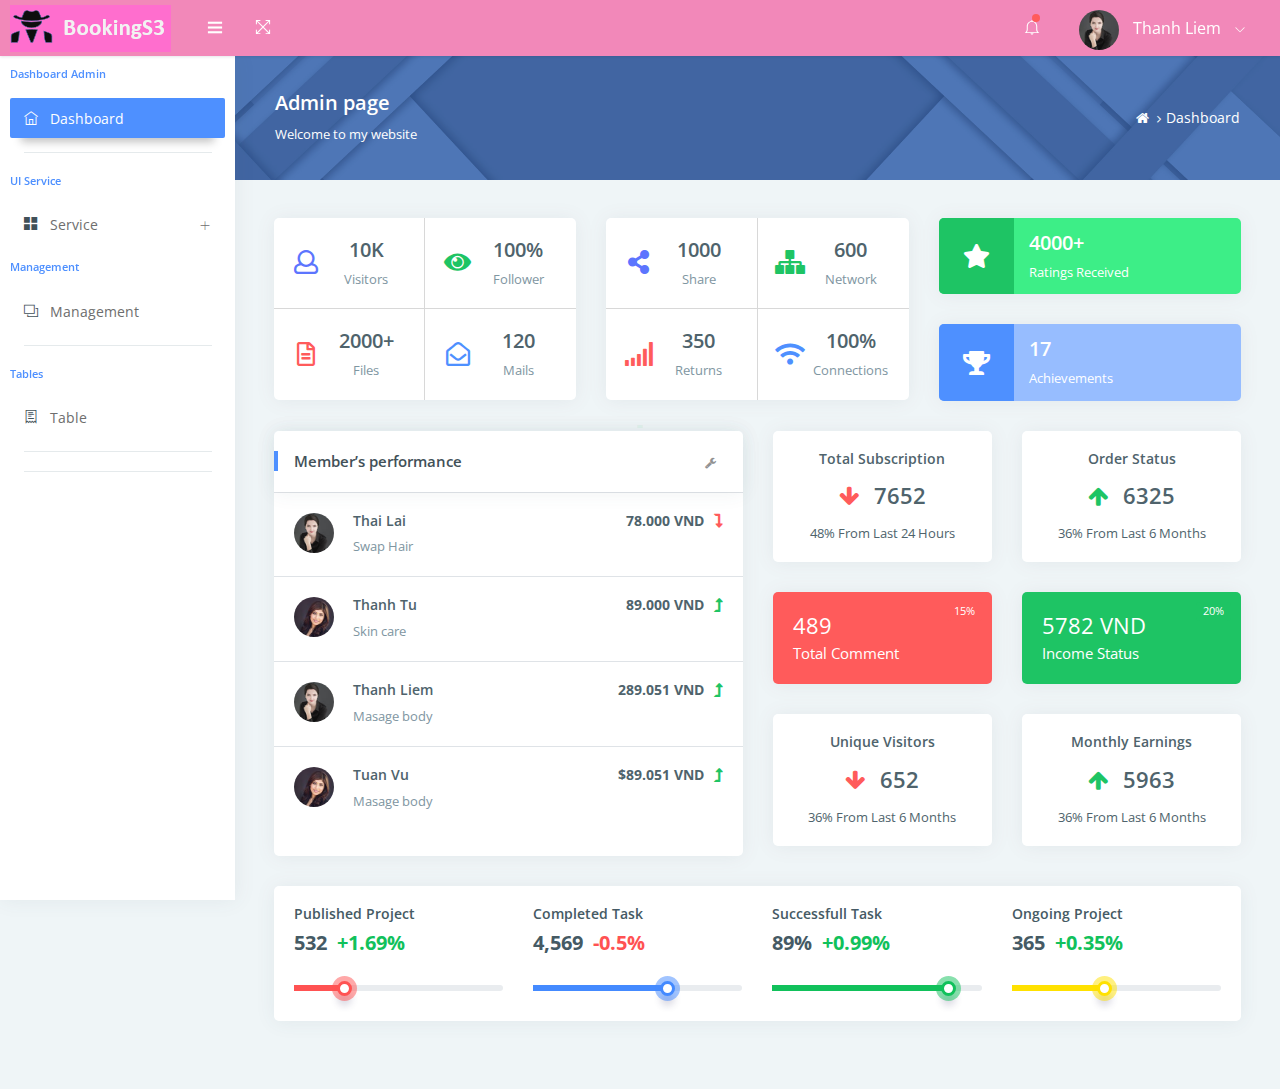
<file: index.html>
<!DOCTYPE html>
<html lang="en">

<head>
    <title>BookingS3 Page</title>
    <!-- HTML5 Shim and Respond.js IE10 support of HTML5 elements and media queries -->
    <!-- WARNING: Respond.js doesn't work if you view the page via file:// -->
    <!--[if lt IE 10]>
      <script src="https://oss.maxcdn.com/libs/html5shiv/3.7.0/html5shiv.js"></script>
      <script src="https://oss.maxcdn.com/libs/respond.js/1.4.2/respond.min.js"></script>
      <![endif]-->
    <!-- Meta -->
    <meta charset="utf-8">
    <meta name="viewport" content="width=device-width, initial-scale=1.0, user-scalable=0, minimal-ui">
    <meta http-equiv="X-UA-Compatible" content="IE=edge" />

    <meta name="keywords" content="bootstrap, bootstrap admin template, admin theme, admin dashboard, dashboard template, admin template, responsive" />
    <meta name="author" content="Codedthemes" />
    <!-- Favicon icon -->
    <link rel="icon" href="assets/images/favicon.ico" type="image/x-icon">
    <!-- Google font-->
    <link href="https://fonts.googleapis.com/css?family=Open+Sans:400,600,700" rel="stylesheet">
    <!-- waves.css -->
    <link rel="stylesheet" href="assets/pages/waves/css/waves.min.css" type="text/css" media="all">
    <!-- Required Fremwork -->
    <link rel="stylesheet" type="text/css" href="assets/css/bootstrap/css/bootstrap.min.css">
    <!-- waves.css -->
    <link rel="stylesheet" href="assets/pages/waves/css/waves.min.css" type="text/css" media="all">
    <!-- themify icon -->
    <link rel="stylesheet" type="text/css" href="assets/icon/themify-icons/themify-icons.css">
    <!-- font-awesome-n -->
    <link rel="stylesheet" type="text/css" href="assets/css/font-awesome-n.min.css">
    <link rel="stylesheet" type="text/css" href="assets/css/font-awesome.min.css">
    <!-- scrollbar.css -->
    <link rel="stylesheet" type="text/css" href="assets/css/jquery.mCustomScrollbar.css">
    <!-- Style.css -->
    <link rel="stylesheet" type="text/css" href="assets/css/style.css">
</head>

<body>
    <!-- Pre-loader start -->
    <div class="theme-loader">
        <div class="loader-track">
            <div class="preloader-wrapper">
                <div class="spinner-layer spinner-blue">
                    <div class="circle-clipper left">
                        <div class="circle"></div>
                    </div>
                    <div class="gap-patch">
                        <div class="circle"></div>
                    </div>
                    <div class="circle-clipper right">
                        <div class="circle"></div>
                    </div>
                </div>
                <div class="spinner-layer spinner-red">
                    <div class="circle-clipper left">
                        <div class="circle"></div>
                    </div>
                    <div class="gap-patch">
                        <div class="circle"></div>
                    </div>
                    <div class="circle-clipper right">
                        <div class="circle"></div>
                    </div>
                </div>

                <div class="spinner-layer spinner-yellow">
                    <div class="circle-clipper left">
                        <div class="circle"></div>
                    </div>
                    <div class="gap-patch">
                        <div class="circle"></div>
                    </div>
                    <div class="circle-clipper right">
                        <div class="circle"></div>
                    </div>
                </div>

                <div class="spinner-layer spinner-green">
                    <div class="circle-clipper left">
                        <div class="circle"></div>
                    </div>
                    <div class="gap-patch">
                        <div class="circle"></div>
                    </div>
                    <div class="circle-clipper right">
                        <div class="circle"></div>
                    </div>
                </div>
            </div>
        </div>
    </div>
    <!-- Pre-loader end -->
    <div id="pcoded" class="pcoded">
        <div class="pcoded-overlay-box"></div>
        <div class="pcoded-container navbar-wrapper">
            <nav class="navbar header-navbar pcoded-header">
                <div class="navbar-wrapper">
                    <div class="navbar-logo">
                        <a class="mobile-menu waves-effect waves-light" id="mobile-collapse" href="#!">
                            <i class="ti-menu"></i>
                        </a>
                        <div class="mobile-search waves-effect waves-light">
                            <div class="header-search">
                                <div class="main-search morphsearch-search">
                                    <div class="input-group">
                                        <span class="input-group-prepend search-close"><i class="ti-close input-group-text"></i></span>
                                        <input type="text" class="form-control" placeholder="Enter Keyword">
                                        <span class="input-group-append search-btn"><i class="ti-search input-group-text"></i></span>
                                    </div>
                                </div>
                            </div>
                        </div>
                        <a href="index.html">
                            <img class="img-fluid" src="assets/images/logo.png" alt="Theme-Logo" />
                        </a>
                        <a class="mobile-options waves-effect waves-light">
                            <i class="ti-more"></i>
                        </a>
                    </div>
                    <div class="navbar-container container-fluid">
                        <ul class="nav-left">
                            <li>
                                <div class="sidebar_toggle"><a href="javascript:void(0)"><i class="ti-menu"></i></a></div>
                            </li>
                            <li>
                                <a href="#!" onclick="javascript:toggleFullScreen()" class="waves-effect waves-light">
                                    <i class="ti-fullscreen"></i>
                                </a>
                            </li>
                        </ul>
                        <ul class="nav-right">
                            <li class="header-notification">
                                <a href="#!" class="waves-effect waves-light">
                                    <i class="ti-bell"></i>
                                    <span class="badge bg-c-red"></span>
                                </a>
                                <ul class="show-notification">
                                    <li>
                                        <h6>Notifications</h6>
                                        <label class="label label-danger">New</label>
                                    </li>
                                    <li class="waves-effect waves-light">
                                        <div class="media">
                                            <img class="d-flex align-self-center img-radius" src="assets/images/avatar-2.jpg" alt="Generic placeholder image">
                                            <div class="media-body">
                                                <h5 class="notification-user">Thanh Tu</h5>
                                                <p class="notification-msg">Lorem ipsum dolor sit amet, consectetuer elit.</p>
                                                <span class="notification-time">30 minutes ago</span>
                                            </div>
                                        </div>
                                    </li>
                                    <li class="waves-effect waves-light">
                                        <div class="media">
                                            <img class="d-flex align-self-center img-radius" src="assets/images/avatar-4.jpg" alt="Generic placeholder image">
                                            <div class="media-body">
                                                <h5 class="notification-user">Thanh Liem</h5>
                                                <p class="notification-msg">Signup to website.</p>
                                                <span class="notification-time">30 minutes ago</span>
                                            </div>
                                        </div>
                                    </li>
                                    <li class="waves-effect waves-light">
                                        <div class="media">
                                            <img class="d-flex align-self-center img-radius" src="assets/images/avatar-3.jpg" alt="Generic placeholder image">
                                            <div class="media-body">
                                                <h5 class="notification-user">Thai Lai</h5>
                                                <p class="notification-msg">Lorem ipsum dolor sit amet, consectetuer elit.</p>
                                                <span class="notification-time">30 minutes ago</span>
                                            </div>
                                        </div>
                                    </li>
                                </ul>
                            </li>
                            <li class="user-profile header-notification">
                                <a href="#!" class="waves-effect waves-light">
                                    <img src="assets/images/avatar-4.jpg" class="img-radius" alt="User-Profile-Image">
                                    <span>Thanh Liem</span>
                                    <i class="ti-angle-down"></i>
                                </a>
                                <ul class="show-notification profile-notification">
                                    <li class="waves-effect waves-light">
                                        <a href="user-profile.html">
                                            <i class="ti-user"></i> Profile
                                        </a>
                                    </li>
                                    <li class="waves-effect waves-light">
                                        <a href="email-inbox.html">
                                            <i class="ti-email"></i> My Messages
                                        </a>
                                    </li>
                                    <li class="waves-effect waves-light">
                                        <a href="home.html">
                                            <i class="ti-layout-sidebar-left"></i> Logout
                                        </a>
                                    </li>
                                </ul>
                            </li>
                        </ul>
                    </div>
                </div>
            </nav>

            <div class="pcoded-main-container">
                <div class="pcoded-wrapper">
                    <nav class="pcoded-navbar">
                        <div class="sidebar_toggle"><a href="#"><i class="icon-close icons"></i></a></div>
                        <div class="pcoded-inner-navbar main-menu">
                            <div class="pcoded-navigation-label">Dashboard Admin</div>
                            <ul class="pcoded-item pcoded-left-item">
                                <li class="active">
                                    <a href="index.html" class="waves-effect waves-dark">
                                        <span class="pcoded-micon"><i class="ti-home"></i><b>D</b></span>
                                        <span class="pcoded-mtext">Dashboard</span>
                                        <span class="pcoded-mcaret"></span>
                                    </a>
                                </li>
                            </ul>
                            <div class="pcoded-navigation-label">UI Service</div>
                            <ul class="pcoded-item pcoded-left-item">
                                <li class="pcoded-hasmenu">
                                    <a href="javascript:void(0)" class="waves-effect waves-dark">
                                        <span class="pcoded-micon"><i class="ti-layout-grid2-alt"></i><b>SV</b></span>
                                        <span class="pcoded-mtext">Service</span>
                                        <span class="pcoded-mcaret"></span>
                                    </a>
                                    <!-- <ul class="pcoded-submenu">
                                        <li class=" ">
                                            <a href="breadcrumb.html" class="waves-effect waves-dark">
                                                <span class="pcoded-micon"><i class="ti-angle-right"></i></span>
                                                <span class="pcoded-mtext">Breadcrumbs</span>
                                                <span class="pcoded-mcaret"></span>
                                            </a>
                                        </li>
                                        <li class=" ">
                                            <a href="button.html" class="waves-effect waves-dark">
                                                <span class="pcoded-micon"><i class="ti-angle-right"></i></span>
                                                <span class="pcoded-mtext">Button</span>
                                                <span class="pcoded-mcaret"></span>
                                            </a>
                                        </li>
                                        <li class="">
                                            <a href="accordion.html" class="waves-effect waves-dark">
                                                <span class="pcoded-micon"><i class="ti-angle-right"></i></span>
                                                <span class="pcoded-mtext">Accordion</span>
                                                <span class="pcoded-mcaret"></span>
                                            </a>
                                        </li>
                                        <li class=" ">
                                            <a href="tabs.html" class="waves-effect waves-dark">
                                                <span class="pcoded-micon"><i class="ti-angle-right"></i></span>
                                                <span class="pcoded-mtext">Tabs</span>
                                                <span class="pcoded-mcaret"></span>
                                            </a>
                                        </li>
                                        <li class=" ">
                                            <a href="color.html" class="waves-effect waves-dark">
                                                <span class="pcoded-micon"><i class="ti-angle-right"></i></span>
                                                <span class="pcoded-mtext">Color</span>
                                                <span class="pcoded-mcaret"></span>
                                            </a>
                                        </li>
                                        <li class=" ">
                                            <a href="label-badge.html" class="waves-effect waves-dark">
                                                <span class="pcoded-micon"><i class="ti-angle-right"></i></span>
                                                <span class="pcoded-mtext">Label Badge</span>
                                                <span class="pcoded-mcaret"></span>
                                            </a>
                                        </li>
                                        <li class=" ">
                                            <a href="tooltip.html" class="waves-effect waves-dark">
                                                <span class="pcoded-micon"><i class="ti-angle-right"></i></span>
                                                <span class="pcoded-mtext">Tooltip And Popover</span>
                                                <span class="pcoded-mcaret"></span>
                                            </a>
                                        </li>
                                        <li class=" ">
                                            <a href="typography.html" class="waves-effect waves-dark">
                                                <span class="pcoded-micon"><i class="ti-angle-right"></i></span>
                                                <span class="pcoded-mtext">Typography</span>
                                                <span class="pcoded-mcaret"></span>
                                            </a>
                                        </li>
                                        <li class=" ">
                                            <a href="notification.html" class="waves-effect waves-dark">
                                                <span class="pcoded-micon"><i class="ti-angle-right"></i></span>
                                                <span class="pcoded-mtext">Notifications</span>
                                                <span class="pcoded-mcaret"></span>
                                            </a>
                                        </li>
                                    </ul>
                                </li>
                            </ul> -->
                            <div class="pcoded-navigation-label">Management</div>
                            <ul class="pcoded-item pcoded-left-item">
                                <li class="">
                                    <a href="form-elements-component.html" class="waves-effect waves-dark">
                                        <span class="pcoded-micon"><i class="ti-layers"></i><b>MT</b></span>
                                        <span class="pcoded-mtext">Management</span>
                                        <span class="pcoded-mcaret"></span>
                                    </a>
                                </li>
                            </ul>
                            <div class="pcoded-navigation-label">Tables</div>
                            <ul class="pcoded-item pcoded-left-item">
                                <li class="">
                                    <a href="bs-basic-table.html" class="waves-effect waves-dark">
                                        <span class="pcoded-micon"><i class="ti-receipt"></i><b>B</b></span>
                                        <span class="pcoded-mtext">Table</span>
                                        <span class="pcoded-mcaret"></span>
                                    </a>
                                </li>
                            </ul>
                            <!-- <div class="pcoded-navigation-label">Chart And Maps</div>
                            <ul class="pcoded-item pcoded-left-item">
                                <li class="">
                                    <a href="chart-morris.html" class="waves-effect waves-dark">
                                        <span class="pcoded-micon"><i class="ti-bar-chart-alt"></i><b>C</b></span>
                                        <span class="pcoded-mtext">Charts</span>
                                        <span class="pcoded-mcaret"></span>
                                    </a>
                                </li>
                                <li class="">
                                    <a href="map-google.html" class="waves-effect waves-dark">
                                        <span class="pcoded-micon"><i class="ti-map-alt"></i><b>M</b></span>
                                        <span class="pcoded-mtext">Maps</span>
                                        <span class="pcoded-mcaret"></span>
                                    </a>
                                </li>
                            </ul> -->
                            <!-- <div class="pcoded-navigation-label">Pages</div>
                            <ul class="pcoded-item pcoded-left-item">
                                <li class="pcoded-hasmenu ">
                                    <a href="javascript:void(0)" class="waves-effect waves-dark">
                                        <span class="pcoded-micon"><i class="ti-id-badge"></i><b>A</b></span>
                                        <span class="pcoded-mtext">Pages</span>
                                        <span class="pcoded-mcaret"></span>
                                    </a>
                                    <ul class="pcoded-submenu">
                                        <li class="">
                                            <a href="auth-normal-sign-in.html" class="waves-effect waves-dark">
                                                <span class="pcoded-micon"><i class="ti-angle-right"></i></span>
                                                <span class="pcoded-mtext">Login</span>
                                                <span class="pcoded-mcaret"></span>
                                            </a>
                                        </li>
                                        <li class="">
                                            <a href="auth-sign-up.html" class="waves-effect waves-dark">
                                                <span class="pcoded-micon"><i class="ti-angle-right"></i></span>
                                                <span class="pcoded-mtext">Registration</span>
                                                <span class="pcoded-mcaret"></span>
                                            </a>
                                        </li>
                                        <li class="">
                                            <a href="sample-page.html" class="waves-effect waves-dark">
                                                <span class="pcoded-micon"><i class="ti-layout-sidebar-left"></i><b>S</b></span>
                                                <span class="pcoded-mtext">Sample Page</span>
                                                <span class="pcoded-mcaret"></span>
                                            </a>
                                        </li>
                                    </ul>
                                </li>
                            </ul>
                        </div> -->
                    </nav>
                    <div class="pcoded-content">
                        <!-- Page-header start -->
                        <div class="page-header">
                            <div class="page-block">
                                <div class="row align-items-center">
                                    <div class="col-md-8">
                                        <div class="page-header-title">
                                            <h5 class="m-b-10">Admin page</h5>
                                            <p class="m-b-0">Welcome to my website</p>
                                        </div>
                                    </div>
                                    <div class="col-md-4">
                                        <ul class="breadcrumb">
                                            <li class="breadcrumb-item">
                                                <a href="index.html"> <i class="fa fa-home"></i> </a>
                                            </li>
                                            <li class="breadcrumb-item"><a href="#!">Dashboard</a>
                                            </li>
                                        </ul>
                                    </div>
                                </div>
                            </div>
                        </div>
                        <!-- Page-header end -->
                        <div class="pcoded-inner-content">
                            <!-- Main-body start -->
                            <div class="main-body">
                                <div class="page-wrapper">
                                    <!-- Page-body start -->
                                    <div class="page-body">
                                        <div class="row">
                                            <!-- Material statustic card start -->
                                            <div class="col-xl-4 col-md-12">
                                                <div class="card mat-stat-card">
                                                    <div class="card-block">
                                                        <div class="row align-items-center b-b-default">
                                                            <div class="col-sm-6 b-r-default p-b-20 p-t-20">
                                                                <div class="row align-items-center text-center">
                                                                    <div class="col-4 p-r-0">
                                                                        <i class="far fa-user text-c-purple f-24"></i>
                                                                    </div>
                                                                    <div class="col-8 p-l-0">
                                                                        <h5>10K</h5>
                                                                        <p class="text-muted m-b-0">Visitors</p>
                                                                    </div>
                                                                </div>
                                                            </div>
                                                            <div class="col-sm-6 p-b-20 p-t-20">
                                                                <div class="row align-items-center text-center">
                                                                    <div class="col-4 p-r-0">
                                                                        <i class="fas fa-eye fa-3x text-c-green f-24"></i>
                                                                    </div>
                                                                    <div class="col-8 p-l-0">
                                                                        <h5>100%</h5>
                                                                        <p class="text-muted m-b-0">Follower</p>
                                                                    </div>
                                                                </div>
                                                            </div>
                                                        </div>
                                                        <div class="row align-items-center">
                                                            <div class="col-sm-6 p-b-20 p-t-20 b-r-default">
                                                                <div class="row align-items-center text-center">
                                                                    <div class="col-4 p-r-0">
                                                                        <i class="far fa-file-alt text-c-red f-24"></i>
                                                                    </div>
                                                                    <div class="col-8 p-l-0">
                                                                        <h5>2000+</h5>
                                                                        <p class="text-muted m-b-0">Files</p>
                                                                    </div>
                                                                </div>
                                                            </div>
                                                            <div class="col-sm-6 p-b-20 p-t-20">
                                                                <div class="row align-items-center text-center">
                                                                    <div class="col-4 p-r-0">
                                                                        <i class="far fa-envelope-open text-c-blue f-24"></i>
                                                                    </div>
                                                                    <div class="col-8 p-l-0">
                                                                        <h5>120</h5>
                                                                        <p class="text-muted m-b-0">Mails</p>
                                                                    </div>
                                                                </div>
                                                            </div>
                                                        </div>
                                                    </div>
                                                </div>
                                            </div>
                                            <div class="col-xl-4 col-md-12">
                                                <div class="card mat-stat-card">
                                                    <div class="card-block">
                                                        <div class="row align-items-center b-b-default">
                                                            <div class="col-sm-6 b-r-default p-b-20 p-t-20">
                                                                <div class="row align-items-center text-center">
                                                                    <div class="col-4 p-r-0">
                                                                        <i class="fas fa-share-alt text-c-purple f-24"></i>
                                                                    </div>
                                                                    <div class="col-8 p-l-0">
                                                                        <h5>1000</h5>
                                                                        <p class="text-muted m-b-0">Share</p>
                                                                    </div>
                                                                </div>
                                                            </div>
                                                            <div class="col-sm-6 p-b-20 p-t-20">
                                                                <div class="row align-items-center text-center">
                                                                    <div class="col-4 p-r-0">
                                                                        <i class="fas fa-sitemap text-c-green f-24"></i>
                                                                    </div>
                                                                    <div class="col-8 p-l-0">
                                                                        <h5>600</h5>
                                                                        <p class="text-muted m-b-0">Network</p>
                                                                    </div>
                                                                </div>
                                                            </div>
                                                        </div>
                                                        <div class="row align-items-center">
                                                            <div class="col-sm-6 p-b-20 p-t-20 b-r-default">
                                                                <div class="row align-items-center text-center">
                                                                    <div class="col-4 p-r-0">
                                                                        <i class="fas fa-signal text-c-red f-24"></i>
                                                                    </div>
                                                                    <div class="col-8 p-l-0">
                                                                        <h5>350</h5>
                                                                        <p class="text-muted m-b-0">Returns</p>
                                                                    </div>
                                                                </div>
                                                            </div>
                                                            <div class="col-sm-6 p-b-20 p-t-20">
                                                                <div class="row align-items-center text-center">
                                                                    <div class="col-4 p-r-0">
                                                                        <i class="fas fa-wifi text-c-blue f-24"></i>
                                                                    </div>
                                                                    <div class="col-8 p-l-0">
                                                                        <h5>100%</h5>
                                                                        <p class="text-muted m-b-0">Connections</p>
                                                                    </div>
                                                                </div>
                                                            </div>
                                                        </div>
                                                    </div>
                                                </div>
                                            </div>
                                            <div class="col-xl-4 col-md-12">
                                                <div class="card mat-clr-stat-card text-white green ">
                                                    <div class="card-block">
                                                        <div class="row">
                                                            <div class="col-3 text-center bg-c-green">
                                                                <i class="fas fa-star mat-icon f-24"></i>
                                                            </div>
                                                            <div class="col-9 cst-cont">
                                                                <h5>4000+</h5>
                                                                <p class="m-b-0">Ratings Received</p>
                                                            </div>
                                                        </div>
                                                    </div>
                                                </div>
                                                <div class="card mat-clr-stat-card text-white blue">
                                                    <div class="card-block">
                                                        <div class="row">
                                                            <div class="col-3 text-center bg-c-blue">
                                                                <i class="fas fa-trophy mat-icon f-24"></i>
                                                            </div>
                                                            <div class="col-9 cst-cont">
                                                                <h5>17</h5>
                                                                <p class="m-b-0">Achievements</p>
                                                            </div>
                                                        </div>
                                                    </div>
                                                </div>
                                            </div>
                                            <!-- Material statustic card end -->
                                            <!-- order-visitor start -->


                                            <!-- order-visitor end -->

                                            <!--  sale analytics start -->
                                            <div class="col-xl-6 col-md-12">
                                                <div class="card table-card">
                                                    <div class="card-header">
                                                        <h5>Member’s performance</h5>
                                                        <div class="card-header-right">
                                                            <ul class="list-unstyled card-option">
                                                                <li><i class="fa fa fa-wrench open-card-option"></i></li>
                                                                <li><i class="fa fa-window-maximize full-card"></i></li>
                                                                <li><i class="fa fa-minus minimize-card"></i></li>
                                                                <li><i class="fa fa-refresh reload-card"></i></li>
                                                                <li><i class="fa fa-trash close-card"></i></li>
                                                            </ul>
                                                        </div>
                                                    </div>
                                                    <div class="card-block">
                                                        <div class="table-responsive">
                                                            <table class="table table-hover m-b-0 without-header">
                                                                <tbody>
                                                                    <tr>
                                                                        <td>
                                                                            <div class="d-inline-block align-middle">
                                                                                <img src="assets/images/avatar-4.jpg" alt="user image" class="img-radius img-40 align-top m-r-15">
                                                                                <div class="d-inline-block">
                                                                                    <h6>Thai Lai</h6>
                                                                                    <p class="text-muted m-b-0">Swap Hair</p>
                                                                                </div>
                                                                            </div>
                                                                        </td>
                                                                        <td class="text-right">
                                                                            <h6 class="f-w-700">78.000 VND<i class="fas fa-level-down-alt text-c-red m-l-10"></i></h6>
                                                                        </td>
                                                                    </tr>
                                                                    <tr>
                                                                        <td>
                                                                            <div class="d-inline-block align-middle">
                                                                                <img src="assets/images/avatar-2.jpg" alt="user image" class="img-radius img-40 align-top m-r-15">
                                                                                <div class="d-inline-block">
                                                                                    <h6>Thanh Tu</h6>
                                                                                    <p class="text-muted m-b-0">Skin care</p>
                                                                                </div>
                                                                            </div>
                                                                        </td>
                                                                        <td class="text-right">
                                                                            <h6 class="f-w-700">89.000 VND<i class="fas fa-level-up-alt text-c-green m-l-10"></i></h6>
                                                                        </td>
                                                                    </tr>
                                                                    <tr>
                                                                        <td>
                                                                            <div class="d-inline-block align-middle">
                                                                                <img src="assets/images/avatar-4.jpg" alt="user image" class="img-radius img-40 align-top m-r-15">
                                                                                <div class="d-inline-block">
                                                                                    <h6>Thanh Liem</h6>
                                                                                    <p class="text-muted m-b-0">Masage body</p>
                                                                                </div>
                                                                            </div>
                                                                        </td>
                                                                        <td class="text-right">
                                                                            <h6 class="f-w-700">289.051 VND<i class="fas fa-level-up-alt text-c-green m-l-10"></i></h6>
                                                                        </td>
                                                                    </tr>
                                                                    <tr>
                                                                        <td>
                                                                            <div class="d-inline-block align-middle">
                                                                                <img src="assets/images/avatar-2.jpg" alt="user image" class="img-radius img-40 align-top m-r-15">
                                                                                <div class="d-inline-block">
                                                                                    <h6>Tuan Vu</h6>
                                                                                    <p class="text-muted m-b-0">Masage body</p>
                                                                                </div>
                                                                            </div>
                                                                        </td>
                                                                        <td class="text-right">
                                                                            <h6 class="f-w-700">$89.051 VND<i class="fas fa-level-up-alt text-c-green m-l-10"></i></h6>
                                                                        </td>
                                                                    </tr>
                                                                </tbody>
                                                            </table>

                                                        </div>
                                                    </div>
                                                </div>
                                            </div>
                                            <div class="col-xl-6 col-md-12">
                                                <div class="row">
                                                    <!-- sale card start -->

                                                    <div class="col-md-6">
                                                        <div class="card text-center order-visitor-card">
                                                            <div class="card-block">
                                                                <h6 class="m-b-0">Total Subscription</h6>
                                                                <h4 class="m-t-15 m-b-15"><i class="fa fa-arrow-down m-r-15 text-c-red"></i>7652</h4>
                                                                <p class="m-b-0">48% From Last 24 Hours</p>
                                                            </div>
                                                        </div>
                                                    </div>
                                                    <div class="col-md-6">
                                                        <div class="card text-center order-visitor-card">
                                                            <div class="card-block">
                                                                <h6 class="m-b-0">Order Status</h6>
                                                                <h4 class="m-t-15 m-b-15"><i class="fa fa-arrow-up m-r-15 text-c-green"></i>6325</h4>
                                                                <p class="m-b-0">36% From Last 6 Months</p>
                                                            </div>
                                                        </div>
                                                    </div>
                                                    <div class="col-md-6">
                                                        <div class="card bg-c-red total-card">
                                                            <div class="card-block">
                                                                <div class="text-left">
                                                                    <h4>489</h4>
                                                                    <p class="m-0">Total Comment</p>
                                                                </div>
                                                                <span class="label bg-c-red value-badges">15%</span>
                                                            </div>
                                                        </div>
                                                    </div>
                                                    <div class="col-md-6">
                                                        <div class="card bg-c-green total-card">
                                                            <div class="card-block">
                                                                <div class="text-left">
                                                                    <h4>5782 VND</h4>
                                                                    <p class="m-0">Income Status</p>
                                                                </div>
                                                                <span class="label bg-c-green value-badges">20%</span>
                                                            </div>
                                                        </div>
                                                    </div>
                                                    <div class="col-md-6">
                                                        <div class="card text-center order-visitor-card">
                                                            <div class="card-block">
                                                                <h6 class="m-b-0">Unique Visitors</h6>
                                                                <h4 class="m-t-15 m-b-15"><i class="fa fa-arrow-down m-r-15 text-c-red"></i>652</h4>
                                                                <p class="m-b-0">36% From Last 6 Months</p>
                                                            </div>
                                                        </div>
                                                    </div>
                                                    <div class="col-md-6">
                                                        <div class="card text-center order-visitor-card">
                                                            <div class="card-block">
                                                                <h6 class="m-b-0">Monthly Earnings</h6>
                                                                <h4 class="m-t-15 m-b-15"><i class="fa fa-arrow-up m-r-15 text-c-green"></i>5963</h4>
                                                                <p class="m-b-0">36% From Last 6 Months</p>
                                                            </div>
                                                        </div>
                                                    </div>
                                                    <!-- sale card end -->
                                                </div>
                                            </div>

                                            <!--  sale analytics end -->

                                            <!-- Project statustic start -->
                                            <div class="col-xl-12">
                                                <div class="card proj-progress-card">
                                                    <div class="card-block">
                                                        <div class="row">
                                                            <div class="col-xl-3 col-md-6">
                                                                <h6>Published Project</h6>
                                                                <h5 class="m-b-30 f-w-700">532<span class="text-c-green m-l-10">+1.69%</span></h5>
                                                                <div class="progress">
                                                                    <div class="progress-bar bg-c-red" style="width:25%"></div>
                                                                </div>
                                                            </div>
                                                            <div class="col-xl-3 col-md-6">
                                                                <h6>Completed Task</h6>
                                                                <h5 class="m-b-30 f-w-700">4,569<span class="text-c-red m-l-10">-0.5%</span></h5>
                                                                <div class="progress">
                                                                    <div class="progress-bar bg-c-blue" style="width:65%"></div>
                                                                </div>
                                                            </div>
                                                            <div class="col-xl-3 col-md-6">
                                                                <h6>Successfull Task</h6>
                                                                <h5 class="m-b-30 f-w-700">89%<span class="text-c-green m-l-10">+0.99%</span></h5>
                                                                <div class="progress">
                                                                    <div class="progress-bar bg-c-green" style="width:85%"></div>
                                                                </div>
                                                            </div>
                                                            <div class="col-xl-3 col-md-6">
                                                                <h6>Ongoing Project</h6>
                                                                <h5 class="m-b-30 f-w-700">365<span class="text-c-green m-l-10">+0.35%</span></h5>
                                                                <div class="progress">
                                                                    <div class="progress-bar bg-c-yellow" style="width:45%"></div>
                                                                </div>
                                                            </div>
                                                        </div>
                                                    </div>
                                                </div>
                                            </div>
                                            <!-- Project statustic end -->
                                        </div>
                                    </div>
                                    <!-- Page-body end -->
                                </div>
                                <div id="styleSelector"> </div>
                            </div>
                        </div>
                    </div>
                </div>
            </div>
        </div>
    </div>
    <!-- Warning Section Starts -->
    <!-- Older IE warning message -->
    <!--[if lt IE 10]>
<div class="ie-warning">
    <h1>Warning!!</h1>
    <p>You are using an outdated version of Internet Explorer, please upgrade <br/>to any of the following web browsers to access this website.</p>
    <div class="iew-container">
        <ul class="iew-download">
            <li>
                <a href="http://www.google.com/chrome/">
                    <img src="assets/images/browser/chrome.png" alt="Chrome">
                    <div>Chrome</div>
                </a>
            </li>
            <li>
                <a href="https://www.mozilla.org/en-US/firefox/new/">
                    <img src="assets/images/browser/firefox.png" alt="Firefox">
                    <div>Firefox</div>
                </a>
            </li>
            <li>
                <a href="http://www.opera.com">
                    <img src="assets/images/browser/opera.png" alt="Opera">
                    <div>Opera</div>
                </a>
            </li>
            <li>
                <a href="https://www.apple.com/safari/">
                    <img src="assets/images/browser/safari.png" alt="Safari">
                    <div>Safari</div>
                </a>
            </li>
            <li>
                <a href="http://windows.microsoft.com/en-us/internet-explorer/download-ie">
                    <img src="assets/images/browser/ie.png" alt="">
                    <div>IE (9 & above)</div>
                </a>
            </li>
        </ul>
    </div>
    <p>Sorry for the inconvenience!</p>
</div>
<![endif]-->
    <!-- Warning Section Ends -->

    <!-- Required Jquery -->
    <script type="text/javascript" src="assets/js/jquery/jquery.min.js "></script>
    <script type="text/javascript" src="assets/js/jquery-ui/jquery-ui.min.js "></script>
    <script type="text/javascript" src="assets/js/popper.js/popper.min.js"></script>
    <script type="text/javascript" src="assets/js/bootstrap/js/bootstrap.min.js "></script>
    <!-- waves js -->
    <script src="assets/pages/waves/js/waves.min.js"></script>
    <!-- jquery slimscroll js -->
    <script type="text/javascript" src="assets/js/jquery-slimscroll/jquery.slimscroll.js"></script>

    <!-- slimscroll js -->
    <script src="assets/js/jquery.mCustomScrollbar.concat.min.js "></script>

    <!-- menu js -->
    <script src="assets/js/pcoded.min.js"></script>
    <script src="assets/js/vertical/vertical-layout.min.js "></script>

    <script type="text/javascript" src="assets/js/script.js "></script>
</body>

</html>
</file>
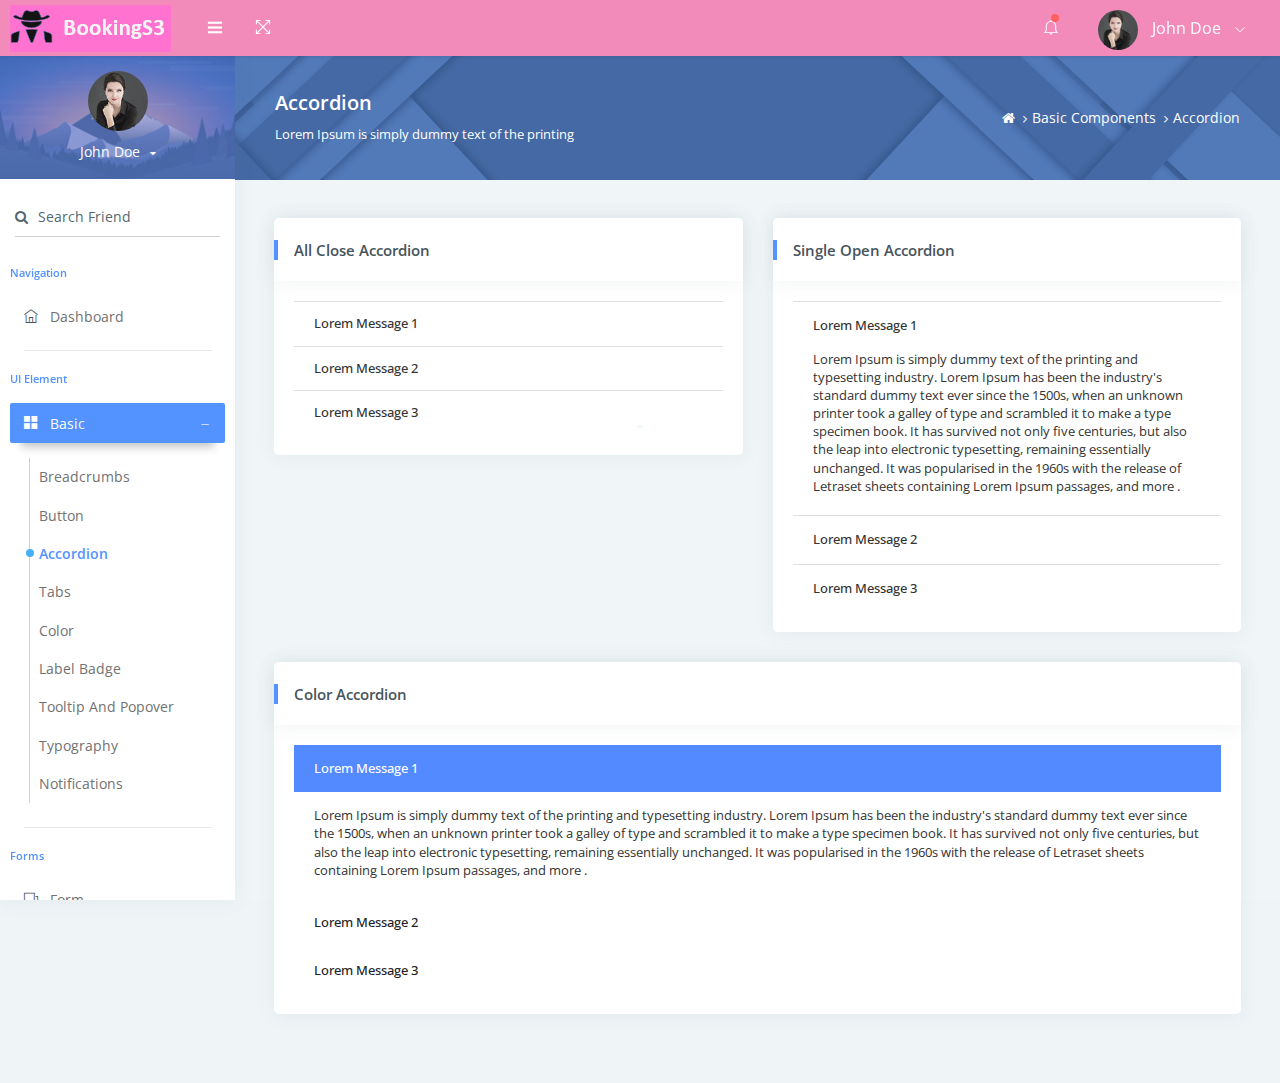
<file: accordion.html>
<!DOCTYPE html>
<html lang="en">

<head>
    <title>Material Able bootstrap admin template by Codedthemes</title>
    <!-- HTML5 Shim and Respond.js IE10 support of HTML5 elements and media queries -->
    <!-- WARNING: Respond.js doesn't work if you view the page via file:// -->
    <!--[if lt IE 10]>
    <script src="https://oss.maxcdn.com/libs/html5shiv/3.7.0/html5shiv.js"></script>
    <script src="https://oss.maxcdn.com/libs/respond.js/1.4.2/respond.min.js"></script>
    <![endif]-->
    <!-- Meta -->
    <meta charset="utf-8">
    <meta name="viewport" content="width=device-width, initial-scale=1.0, user-scalable=0, minimal-ui">
    <meta http-equiv="X-UA-Compatible" content="IE=edge" />

    <meta name="keywords" content="bootstrap, bootstrap admin template, admin theme, admin dashboard, dashboard template, admin template, responsive" />
    <meta name="author" content="Codedthemes" />
    <!-- Favicon icon -->
    <link rel="icon" href="assets/images/favicon.ico" type="image/x-icon">
    <link href="https://fonts.googleapis.com/css?family=Open+Sans:400,600,700" rel="stylesheet">
    <!-- Required Fremwork -->
    <link rel="stylesheet" type="text/css" href="assets/css/bootstrap/css/bootstrap.min.css">
    <!-- themify-icons line icon -->
    <link rel="stylesheet" type="text/css" href="assets/icon/themify-icons/themify-icons.css">
    <!-- ico font -->
    <link rel="stylesheet" type="text/css" href="assets/icon/icofont/css/icofont.css">
    <!-- Font Awesome -->
    <link rel="stylesheet" type="text/css" href="assets/icon/font-awesome/css/font-awesome.min.css">
    <!-- waves.css -->
    <link rel="stylesheet" href="assets/pages/waves/css/waves.min.css" type="text/css" media="all">
    <!-- Style.css -->
    <link rel="stylesheet" type="text/css" href="assets/css/style.css">
    <link rel="stylesheet" type="text/css" href="assets/css/jquery.mCustomScrollbar.css">
</head>
<body>
    <!-- Pre-loader start -->
    <div class="theme-loader">
        <div class="loader-track">
            <div class="preloader-wrapper">
                <div class="spinner-layer spinner-blue">
                    <div class="circle-clipper left">
                        <div class="circle"></div>
                    </div>
                    <div class="gap-patch">
                        <div class="circle"></div>
                    </div>
                    <div class="circle-clipper right">
                        <div class="circle"></div>
                    </div>
                </div>
                <div class="spinner-layer spinner-red">
                    <div class="circle-clipper left">
                        <div class="circle"></div>
                    </div>
                    <div class="gap-patch">
                        <div class="circle"></div>
                    </div>
                    <div class="circle-clipper right">
                        <div class="circle"></div>
                    </div>
                </div>

                <div class="spinner-layer spinner-yellow">
                    <div class="circle-clipper left">
                        <div class="circle"></div>
                    </div>
                    <div class="gap-patch">
                        <div class="circle"></div>
                    </div>
                    <div class="circle-clipper right">
                        <div class="circle"></div>
                    </div>
                </div>

                <div class="spinner-layer spinner-green">
                    <div class="circle-clipper left">
                        <div class="circle"></div>
                    </div>
                    <div class="gap-patch">
                        <div class="circle"></div>
                    </div>
                    <div class="circle-clipper right">
                        <div class="circle"></div>
                    </div>
                </div>
            </div>
        </div>
    </div>
    <!-- Pre-loader end -->
    <div id="pcoded" class="pcoded">
        <div class="pcoded-overlay-box"></div>
        <div class="pcoded-container navbar-wrapper">
            <nav class="navbar header-navbar pcoded-header">
                <div class="navbar-wrapper">
                    <div class="navbar-logo">
                        <a class="mobile-menu waves-effect waves-light" id="mobile-collapse" href="#!">
                            <i class="ti-menu"></i>
                        </a>
                        <div class="mobile-search waves-effect waves-light">
                            <div class="header-search">
                                <div class="main-search morphsearch-search">
                                    <div class="input-group">
                                        <span class="input-group-prepend search-close"><i class="ti-close input-group-text"></i></span>
                                        <input type="text" class="form-control" placeholder="Enter Keyword">
                                        <span class="input-group-append search-btn"><i class="ti-search input-group-text"></i></span>
                                    </div>
                                </div>
                            </div>
                        </div>
                        <a href="index.html">
                            <img class="img-fluid" src="assets/images/logo.png" alt="Theme-Logo" />
                        </a>
                        <a class="mobile-options waves-effect waves-light">
                            <i class="ti-more"></i>
                        </a>
                    </div>

                    <div class="navbar-container container-fluid">
                        <ul class="nav-left">
                            <li>
                                <div class="sidebar_toggle"><a href="javascript:void(0)"><i class="ti-menu"></i></a></div>
                            </li>
                            <li>
                                <a href="#!" onclick="javascript:toggleFullScreen()" class="waves-effect waves-light">
                                    <i class="ti-fullscreen"></i>
                                </a>
                            </li>
                        </ul>
                        <ul class="nav-right">
                            <li class="header-notification">
                                <a href="#!" class="waves-effect waves-light">
                                    <i class="ti-bell"></i>
                                    <span class="badge bg-c-red"></span>
                                </a>
                                <ul class="show-notification">
                                    <li>
                                        <h6>Notifications</h6>
                                        <label class="label label-danger">New</label>
                                    </li>
                                    <li class="waves-effect waves-light">
                                        <div class="media">
                                            <img class="d-flex align-self-center img-radius" src="assets/images/avatar-2.jpg" alt="Generic placeholder image">
                                            <div class="media-body">
                                                <h5 class="notification-user">John Doe</h5>
                                                <p class="notification-msg">Lorem ipsum dolor sit amet, consectetuer elit.</p>
                                                <span class="notification-time">30 minutes ago</span>
                                            </div>
                                        </div>
                                    </li>
                                    <li class="waves-effect waves-light">
                                        <div class="media">
                                            <img class="d-flex align-self-center img-radius" src="assets/images/avatar-4.jpg" alt="Generic placeholder image">
                                            <div class="media-body">
                                                <h5 class="notification-user">Joseph William</h5>
                                                <p class="notification-msg">Lorem ipsum dolor sit amet, consectetuer elit.</p>
                                                <span class="notification-time">30 minutes ago</span>
                                            </div>
                                        </div>
                                    </li>
                                    <li class="waves-effect waves-light">
                                        <div class="media">
                                            <img class="d-flex align-self-center img-radius" src="assets/images/avatar-3.jpg" alt="Generic placeholder image">
                                            <div class="media-body">
                                                <h5 class="notification-user">Sara Soudein</h5>
                                                <p class="notification-msg">Lorem ipsum dolor sit amet, consectetuer elit.</p>
                                                <span class="notification-time">30 minutes ago</span>
                                            </div>
                                        </div>
                                    </li>
                                </ul>
                            </li>
                            <li class="user-profile header-notification">
                                <a href="#!" class="waves-effect waves-light">
                                    <img src="assets/images/avatar-4.jpg" class="img-radius" alt="User-Profile-Image">
                                    <span>John Doe</span>
                                    <i class="ti-angle-down"></i>
                                </a>
                                <ul class="show-notification profile-notification">
                                    <li class="waves-effect waves-light">
                                        <a href="#!">
                                            <i class="ti-settings"></i> Settings
                                        </a>
                                    </li>
                                    <li class="waves-effect waves-light">
                                        <a href="user-profile.html">
                                            <i class="ti-user"></i> Profile
                                        </a>
                                    </li>
                                    <li class="waves-effect waves-light">
                                        <a href="email-inbox.html">
                                            <i class="ti-email"></i> My Messages
                                        </a>
                                    </li>
                                    <li class="waves-effect waves-light">
                                        <a href="auth-lock-screen.html">
                                            <i class="ti-lock"></i> Lock Screen
                                        </a>
                                    </li>
                                    <li class="waves-effect waves-light">
                                        <a href="auth-normal-sign-in.html">
                                            <i class="ti-layout-sidebar-left"></i> Logout
                                        </a>
                                    </li>
                                </ul>
                            </li>
                        </ul>
                    </div>
                </div>
            </nav>
            <div class="pcoded-main-container">
                <div class="pcoded-wrapper">
                    <nav class="pcoded-navbar">
                        <div class="sidebar_toggle"><a href="#"><i class="icon-close icons"></i></a></div>
                        <div class="pcoded-inner-navbar main-menu">
                            <div class="">
                                <div class="main-menu-header">
                                    <img class="img-80 img-radius" src="assets/images/avatar-4.jpg" alt="User-Profile-Image">
                                    <div class="user-details">
                                        <span id="more-details">John Doe<i class="fa fa-caret-down"></i></span>
                                    </div>
                                </div>
                                <div class="main-menu-content">
                                    <ul>
                                        <li class="more-details">
                                            <a href="user-profile.html"><i class="ti-user"></i>View Profile</a>
                                            <a href="#!"><i class="ti-settings"></i>Settings</a>
                                            <a href="auth-normal-sign-in.html"><i class="ti-layout-sidebar-left"></i>Logout</a>
                                        </li>
                                    </ul>
                                </div>
                            </div>
                            <div class="p-15 p-b-0">
                                <form class="form-material">
                                    <div class="form-group form-primary">
                                        <input type="text" name="footer-email" class="form-control">
                                        <span class="form-bar"></span>
                                        <label class="float-label"><i class="fa fa-search m-r-10"></i>Search Friend</label>
                                    </div>
                                </form>
                            </div>
                            <div class="pcoded-navigation-label">Navigation</div>
                            <ul class="pcoded-item pcoded-left-item">
                                <li class="">
                                    <a href="index.html" class="waves-effect waves-dark">
                                        <span class="pcoded-micon"><i class="ti-home"></i><b>D</b></span>
                                        <span class="pcoded-mtext">Dashboard</span>
                                        <span class="pcoded-mcaret"></span>
                                    </a>
                                </li>
                            </ul>
                            <div class="pcoded-navigation-label">UI Element</div>
                            <ul class="pcoded-item pcoded-left-item">
                                <li class="pcoded-hasmenu active pcoded-trigger">
                                    <a href="javascript:void(0)" class="waves-effect waves-dark">
                                        <span class="pcoded-micon"><i class="ti-layout-grid2-alt"></i><b>BC</b></span>
                                        <span class="pcoded-mtext">Basic</span>
                                        <span class="pcoded-mcaret"></span>
                                    </a>
                                    <ul class="pcoded-submenu">
                                        <li class=" ">
                                            <a href="breadcrumb.html" class="waves-effect waves-dark">
                                                <span class="pcoded-micon"><i class="ti-angle-right"></i></span>
                                                <span class="pcoded-mtext">Breadcrumbs</span>
                                                <span class="pcoded-mcaret"></span>
                                            </a>
                                        </li>
                                        <li class=" ">
                                            <a href="button.html" class="waves-effect waves-dark">
                                                <span class="pcoded-micon"><i class="ti-angle-right"></i></span>
                                                <span class="pcoded-mtext">Button</span>
                                                <span class="pcoded-mcaret"></span>
                                            </a>
                                        </li>
                                        <li class="active">
                                            <a href="accordion.html" class="waves-effect waves-dark">
                                                <span class="pcoded-micon"><i class="ti-angle-right"></i></span>
                                                <span class="pcoded-mtext">Accordion</span>
                                                <span class="pcoded-mcaret"></span>
                                            </a>
                                        </li>
                                        <li class=" ">
                                            <a href="tabs.html" class="waves-effect waves-dark">
                                                <span class="pcoded-micon"><i class="ti-angle-right"></i></span>
                                                <span class="pcoded-mtext">Tabs</span>
                                                <span class="pcoded-mcaret"></span>
                                            </a>
                                        </li>
                                        <li class=" ">
                                            <a href="color.html" class="waves-effect waves-dark">
                                                <span class="pcoded-micon"><i class="ti-angle-right"></i></span>
                                                <span class="pcoded-mtext">Color</span>
                                                <span class="pcoded-mcaret"></span>
                                            </a>
                                        </li>
                                        <li class=" ">
                                            <a href="label-badge.html" class="waves-effect waves-dark">
                                                <span class="pcoded-micon"><i class="ti-angle-right"></i></span>
                                                <span class="pcoded-mtext">Label Badge</span>
                                                <span class="pcoded-mcaret"></span>
                                            </a>
                                        </li>
                                        <li class=" ">
                                            <a href="tooltip.html" class="waves-effect waves-dark">
                                                <span class="pcoded-micon"><i class="ti-angle-right"></i></span>
                                                <span class="pcoded-mtext">Tooltip And Popover</span>
                                                <span class="pcoded-mcaret"></span>
                                            </a>
                                        </li>
                                        <li class=" ">
                                            <a href="typography.html" class="waves-effect waves-dark">
                                                <span class="pcoded-micon"><i class="ti-angle-right"></i></span>
                                                <span class="pcoded-mtext">Typography</span>
                                                <span class="pcoded-mcaret"></span>
                                            </a>
                                        </li>
                                        <li class=" ">
                                            <a href="notification.html" class="waves-effect waves-dark">
                                                <span class="pcoded-micon"><i class="ti-angle-right"></i></span>
                                                <span class="pcoded-mtext">Notifications</span>
                                                <span class="pcoded-mcaret"></span>
                                            </a>
                                        </li>
                                    </ul>
                                </li>
                            </ul>
                            <div class="pcoded-navigation-label">Forms</div>
                            <ul class="pcoded-item pcoded-left-item">
                                <li class="">
                                    <a href="form-elements-component.html" class="waves-effect waves-dark">
                                        <span class="pcoded-micon"><i class="ti-layers"></i><b>FC</b></span>
                                        <span class="pcoded-mtext">Form</span>
                                        <span class="pcoded-mcaret"></span>
                                    </a>
                                </li>
                            </ul>
                            <div class="pcoded-navigation-label">Tables</div>
                            <ul class="pcoded-item pcoded-left-item">
                                <li class="">
                                    <a href="bs-basic-table.html" class="waves-effect waves-dark">
                                        <span class="pcoded-micon"><i class="ti-receipt"></i><b>B</b></span>
                                        <span class="pcoded-mtext">Table</span>
                                        <span class="pcoded-mcaret"></span>
                                    </a>
                                </li>
                            </ul>
                            <div class="pcoded-navigation-label">Chart And Maps</div>
                            <ul class="pcoded-item pcoded-left-item">
                                <li class="">
                                    <a href="chart-morris.html" class="waves-effect waves-dark">
                                        <span class="pcoded-micon"><i class="ti-bar-chart-alt"></i><b>C</b></span>
                                        <span class="pcoded-mtext">Charts</span>
                                        <span class="pcoded-mcaret"></span>
                                    </a>
                                </li>
                                <li class="">
                                    <a href="map-google.html" class="waves-effect waves-dark">
                                        <span class="pcoded-micon"><i class="ti-map-alt"></i><b>M</b></span>
                                        <span class="pcoded-mtext">Maps</span>
                                        <span class="pcoded-mcaret"></span>
                                    </a>
                                </li>
                            </ul>
                            <div class="pcoded-navigation-label">Pages</div>
                            <ul class="pcoded-item pcoded-left-item">
                                <li class="pcoded-hasmenu ">
                                    <a href="javascript:void(0)" class="waves-effect waves-dark">
                                        <span class="pcoded-micon"><i class="ti-id-badge"></i><b>A</b></span>
                                        <span class="pcoded-mtext">Pages</span>
                                        <span class="pcoded-mcaret"></span>
                                    </a>
                                    <ul class="pcoded-submenu">
                                        <li class="">
                                            <a href="auth-normal-sign-in.html" class="waves-effect waves-dark">
                                                <span class="pcoded-micon"><i class="ti-angle-right"></i></span>
                                                <span class="pcoded-mtext">Login</span>
                                                <span class="pcoded-mcaret"></span>
                                            </a>
                                        </li>
                                        <li class="">
                                            <a href="auth-sign-up.html" class="waves-effect waves-dark">
                                                <span class="pcoded-micon"><i class="ti-angle-right"></i></span>
                                                <span class="pcoded-mtext">Registration</span>
                                                <span class="pcoded-mcaret"></span>
                                            </a>
                                        </li>
                                        <li class="">
                                            <a href="sample-page.html" class="waves-effect waves-dark">
                                                <span class="pcoded-micon"><i class="ti-layout-sidebar-left"></i><b>S</b></span>
                                                <span class="pcoded-mtext">Sample Page</span>
                                                <span class="pcoded-mcaret"></span>
                                            </a>
                                        </li>
                                    </ul>
                                </li>
                            </ul>
                        </div>
                    </nav>
                    <div class="pcoded-content">
                        <!-- Page-header start -->
                        <div class="page-header">
                            <div class="page-block">
                                <div class="row align-items-center">
                                    <div class="col-md-8">
                                        <div class="page-header-title">
                                            <h5 class="m-b-10">Accordion</h5>
                                            <p class="m-b-0">Lorem Ipsum is simply dummy text of the printing</p>
                                        </div>
                                    </div>
                                    <div class="col-md-4">
                                        <ul class="breadcrumb">
                                            <li class="breadcrumb-item">
                                                <a href="index.html"> <i class="fa fa-home"></i> </a>
                                            </li>
                                            <li class="breadcrumb-item"><a href="#!">Basic Components</a>
                                            </li>
                                            <li class="breadcrumb-item"><a href="#!">Accordion</a>
                                            </li>
                                        </ul>
                                    </div>
                                </div>
                            </div>
                        </div>
                        <!-- Page-header end -->
                        <div class="pcoded-inner-content">
                            <div class="main-body">
                                <div class="page-wrapper">

                                    <!-- Page-body start -->
                                    <div class="page-body">
                                        <!-- Row start -->
                                        <div class="row">
                                            <!-- Multiple Open Accordion start -->
                                            <div class="col-lg-6">
                                                <div class="card">
                                                    <div class="card-header">
                                                        <h5 class="card-header-text">All Close Accordion</h5>
                                                    </div>
                                                    <div class="card-block accordion-block">
                                                        <div id="accordion" role="tablist" aria-multiselectable="true">
                                                            <div class="accordion-panel">
                                                                <div class="accordion-heading" role="tab" id="headingOne">
                                                                    <h3 class="card-title accordion-title">
                                                                        <a class="accordion-msg waves-effect waves-dark" data-toggle="collapse"
                                                                        data-parent="#accordion" href="#collapseOne"
                                                                        aria-expanded="true" aria-controls="collapseOne">
                                                                        Lorem Message 1
                                                                    </a>
                                                                </h3>
                                                            </div>
                                                            <div id="collapseOne" class="panel-collapse collapse in" role="tabpanel" aria-labelledby="headingOne">
                                                                <div class="accordion-content accordion-desc">
                                                                    <p>
                                                                        Lorem Ipsum is simply dummy text of the printing and typesetting industry. Lorem Ipsum has been the industry's standard dummy text ever since the 1500s, when an unknown printer took a galley of type and scrambled it to make a type specimen book. It has
                                                                        survived not only five centuries, but also the leap into electronic typesetting, remaining essentially unchanged. It was popularised in the 1960s with the release of Letraset
                                                                        sheets containing Lorem Ipsum passages, and more recently with desktop publishing software like Aldus PageMaker including versions of Lorem Ipsum.
                                                                    </p>
                                                                </div>
                                                            </div>
                                                        </div>
                                                        <div class="accordion-panel">
                                                            <div class="accordion-heading" role="tab" id="headingTwo">
                                                                <h3 class="card-title accordion-title">
                                                                    <a class="accordion-msg waves-effect waves-dark" data-toggle="collapse"
                                                                    data-parent="#accordion" href="#collapseTwo"
                                                                    aria-expanded="false"
                                                                    aria-controls="collapseTwo">
                                                                    Lorem Message 2
                                                                </a>
                                                            </h3>
                                                        </div>
                                                        <div id="collapseTwo" class="panel-collapse collapse" role="tabpanel" aria-labelledby="headingTwo">
                                                            <div class="accordion-content accordion-desc">
                                                                <p>
                                                                    Lorem Ipsum is simply dummy text of the printing and typesetting industry. Lorem Ipsum has been the industry's standard dummy text ever since the 1500s, when an unknown printer took a galley of type and scrambled it to make a type specimen book. It has
                                                                    survived not only five centuries, but also the leap into electronic typesetting, remaining essentially unchanged. It was popularised in the 1960s with the release of Letraset
                                                                    sheets containing Lorem Ipsum passages, and more recently with desktop publishing software like Aldus PageMaker including versions of Lorem Ipsum.
                                                                </p>
                                                            </div>
                                                        </div>
                                                    </div>
                                                    <div class="accordion-panel">
                                                        <div class=" accordion-heading" role="tab" id="headingThree">
                                                            <h3 class="card-title accordion-title">
                                                                <a class="accordion-msg waves-effect waves-dark" data-toggle="collapse"
                                                                data-parent="#accordion" href="#collapseThree"
                                                                aria-expanded="false"
                                                                aria-controls="collapseThree">
                                                                Lorem Message 3
                                                            </a>
                                                        </h3>
                                                    </div>
                                                    <div id="collapseThree" class="panel-collapse collapse" role="tabpanel" aria-labelledby="headingThree">
                                                        <div class="accordion-content accordion-desc">
                                                            <p>
                                                                Lorem Ipsum is simply dummy text of the printing and typesetting industry. Lorem Ipsum has been the industry's standard dummy text ever since the 1500s, when an unknown printer took a galley of type and scrambled it to make a type specimen book. It has
                                                                survived not only five centuries, but also the leap into electronic typesetting, remaining essentially unchanged. It was popularised in the 1960s with the release of Letraset
                                                                sheets containing Lorem Ipsum passages, and more recently with desktop publishing software like Aldus PageMaker including versions of Lorem Ipsum.
                                                            </p>
                                                        </div>
                                                    </div>
                                                </div>
                                            </div>
                                        </div>
                                    </div>
                                </div>
                                <!-- Multiple Open Accordion ends -->
                                <!-- Single Open Accordion start -->
                                <div class="col-lg-6">
                                    <div class="card">
                                        <div class="card-header">
                                            <h5 class="card-header-text">Single Open Accordion</h5>
                                        </div>
                                        <div class="card-block accordion-block">
                                            <div class="accordion-box" id="single-open">
                                                <a class="accordion-msg waves-effect waves-dark">Lorem Message 1</a>
                                                <div class="accordion-desc">
                                                    <p>
                                                        Lorem Ipsum is simply dummy text of the printing and typesetting industry. Lorem Ipsum has been the industry's standard dummy text ever since the 1500s, when an unknown printer took a galley of type and scrambled it to make a type specimen book. It has
                                                        survived not only five centuries, but also the leap into electronic typesetting, remaining essentially unchanged. It was popularised in the 1960s with the release of Letraset sheets containing
                                                        Lorem Ipsum passages, and more .
                                                    </p>
                                                </div>
                                                <a class="accordion-msg waves-effect waves-dark">Lorem Message 2</a>
                                                <div class="accordion-desc">
                                                    <p>
                                                        Lorem Ipsum is simply dummy text of the printing and typesetting industry. Lorem Ipsum has been the industry's standard dummy text ever since the 1500s, when an unknown printer took a galley of type and scrambled it to make a type specimen book. It has
                                                        survived not only five centuries, but also the leap into electronic typesetting, remaining essentially unchanged. It was popularised in the 1960s with the release of Letraset sheets containing
                                                        Lorem Ipsum passages, and more .
                                                    </p>
                                                </div>
                                                <a class="accordion-msg waves-effect waves-dark">Lorem Message 3</a>
                                                <div class="accordion-desc">
                                                    <p>
                                                        Lorem Ipsum is simply dummy text of the printing and typesetting industry. Lorem Ipsum has been the industry's standard dummy text ever since the 1500s, when an unknown printer took a galley of type and scrambled it to make a type specimen book. It has
                                                        survived not only five centuries, but also the leap into electronic typesetting, remaining essentially unchanged. It was popularised in the 1960s with the release of Letraset sheets containing
                                                        Lorem Ipsum passages, and more .
                                                    </p>
                                                </div>
                                            </div>
                                        </div>
                                    </div>
                                </div>
                                <!-- Single Open Accordion ends -->
                            </div>
                            <!-- Row end -->
                            <!-- Row start -->
                            <div class="row">
                                <!-- Color Open Accordion start -->
                                <div class="col-lg-12">
                                    <div class="card">
                                        <div class="card-header">
                                            <h5 class="card-header-text">Color Accordion</h5>
                                        </div>
                                        <div class="card-block accordion-block color-accordion-block">
                                            <div class="color-accordion" id="color-accordion">
                                                <a class="accordion-msg b-none waves-effect waves-light">Lorem Message 1</a>
                                                <div class="accordion-desc">
                                                    <p>
                                                        Lorem Ipsum is simply dummy text of the printing and typesetting industry. Lorem Ipsum has been the industry's standard dummy text ever since the 1500s, when an unknown printer took a galley of type and scrambled it to make a type specimen book. It has
                                                        survived not only five centuries, but also the leap into electronic typesetting, remaining essentially unchanged. It was popularised in the 1960s with the release of Letraset sheets containing
                                                        Lorem Ipsum passages, and more .
                                                    </p>
                                                </div>
                                                <a class="accordion-msg bg-dark-primary b-none waves-effect waves-light">Lorem Message
                                                    2</a>
                                                    <div class="accordion-desc">
                                                        <p>
                                                            Lorem Ipsum is simply dummy text of the printing and typesetting industry. Lorem Ipsum has been the industry's standard dummy text ever since the 1500s, when an unknown printer took a galley of type and scrambled it to make a type specimen book. It has
                                                            survived not only five centuries, but also the leap into electronic typesetting, remaining essentially unchanged. It was popularised in the 1960s with the release of Letraset sheets containing
                                                            Lorem Ipsum passages, and more .
                                                        </p>
                                                    </div>
                                                    <a class="accordion-msg bg-darkest-primary b-none waves-effect waves-light">Lorem Message
                                                        3</a>
                                                        <div class="accordion-desc">
                                                            <p>
                                                                Lorem Ipsum is simply dummy text of the printing and typesetting industry. Lorem Ipsum has been the industry's standard dummy text ever since the 1500s, when an unknown printer took a galley of type and scrambled it to make a type specimen book. It has
                                                                survived not only five centuries, but also the leap into electronic typesetting, remaining essentially unchanged. It was popularised in the 1960s with the release of Letraset sheets containing
                                                                Lorem Ipsum passages, and more .
                                                            </p>
                                                        </div>
                                                    </div>
                                                </div>
                                            </div>
                                        </div>
                                        <!-- Color Open Accordion ends -->
                                    </div>
                                    <!-- Row end -->
                                </div>
                                <!-- Page-body end -->
                            </div>
                        </div>
                        <div id="styleSelector">

                        </div>
                    </div>
                </div>
            </div>
        </div>
    </div>
</div>


<!-- Main-body end -->
<!-- Warning Section Starts -->
<!-- Older IE warning message -->
    <!--[if lt IE 10]>
<div class="ie-warning">
    <h1>Warning!!</h1>
    <p>You are using an outdated version of Internet Explorer, please upgrade <br/>to any of the following web browsers
        to access this website.</p>
    <div class="iew-container">
        <ul class="iew-download">
            <li>
                <a href="http://www.google.com/chrome/">
                    <img src="assets/images/browser/chrome.png" alt="Chrome">
                    <div>Chrome</div>
                </a>
            </li>
            <li>
                <a href="https://www.mozilla.org/en-US/firefox/new/">
                    <img src="assets/images/browser/firefox.png" alt="Firefox">
                    <div>Firefox</div>
                </a>
            </li>
            <li>
                <a href="http://www.opera.com">
                    <img src="assets/images/browser/opera.png" alt="Opera">
                    <div>Opera</div>
                </a>
            </li>
            <li>
                <a href="https://www.apple.com/safari/">
                    <img src="assets/images/browser/safari.png" alt="Safari">
                    <div>Safari</div>
                </a>
            </li>
            <li>
                <a href="http://windows.microsoft.com/en-us/internet-explorer/download-ie">
                    <img src="assets/images/browser/ie.png" alt="">
                    <div>IE (9 & above)</div>
                </a>
            </li>
        </ul>
    </div>
    <p>Sorry for the inconvenience!</p>
</div>
<![endif]-->
<!-- Warning Section Ends -->
<!-- Warning Section Starts -->
<!-- Older IE warning message -->
    <!--[if lt IE 10]>
<div class="ie-warning">
    <h1>Warning!!</h1>
    <p>You are using an outdated version of Internet Explorer, please upgrade <br/>to any of the following web browsers
        to access this website.</p>
    <div class="iew-container">
        <ul class="iew-download">
            <li>
                <a href="http://www.google.com/chrome/">
                    <img src="assets/images/browser/chrome.png" alt="Chrome">
                    <div>Chrome</div>
                </a>
            </li>
            <li>
                <a href="https://www.mozilla.org/en-US/firefox/new/">
                    <img src="assets/images/browser/firefox.png" alt="Firefox">
                    <div>Firefox</div>
                </a>
            </li>
            <li>
                <a href="http://www.opera.com">
                    <img src="assets/images/browser/opera.png" alt="Opera">
                    <div>Opera</div>
                </a>
            </li>
            <li>
                <a href="https://www.apple.com/safari/">
                    <img src="assets/images/browser/safari.png" alt="Safari">
                    <div>Safari</div>
                </a>
            </li>
            <li>
                <a href="http://windows.microsoft.com/en-us/internet-explorer/download-ie">
                    <img src="assets/images/browser/ie.png" alt="">
                    <div>IE (9 & above)</div>
                </a>
            </li>
        </ul>
    </div>
    <p>Sorry for the inconvenience!</p>
</div>
<![endif]-->
<!-- Warning Section Ends -->
<!-- Required Jquery -->
<script type="text/javascript" src="assets/js/jquery/jquery.min.js "></script>
<script type="text/javascript" src="assets/js/jquery-ui/jquery-ui.min.js "></script>
<script type="text/javascript" src="assets/js/popper.js/popper.min.js"></script>
<script type="text/javascript" src="assets/js/bootstrap/js/bootstrap.min.js "></script>
<!-- waves js -->
<script src="assets/pages/waves/js/waves.min.js"></script>
<!-- jquery slimscroll js -->
<script type="text/javascript" src="assets/js/jquery-slimscroll/jquery.slimscroll.js"></script>

<!-- Accordion js -->
<script type="text/javascript" src="assets/pages/accordion/accordion.js"></script>
<!-- Custom js -->
<script src="assets/js/pcoded.min.js"></script>
<script src="assets/js/vertical/vertical-layout.min.js"></script>
<script src="assets/js/jquery.mCustomScrollbar.concat.min.js"></script>
<script type="text/javascript" src="assets/js/script.js"></script>
</body>

</html>
</file>
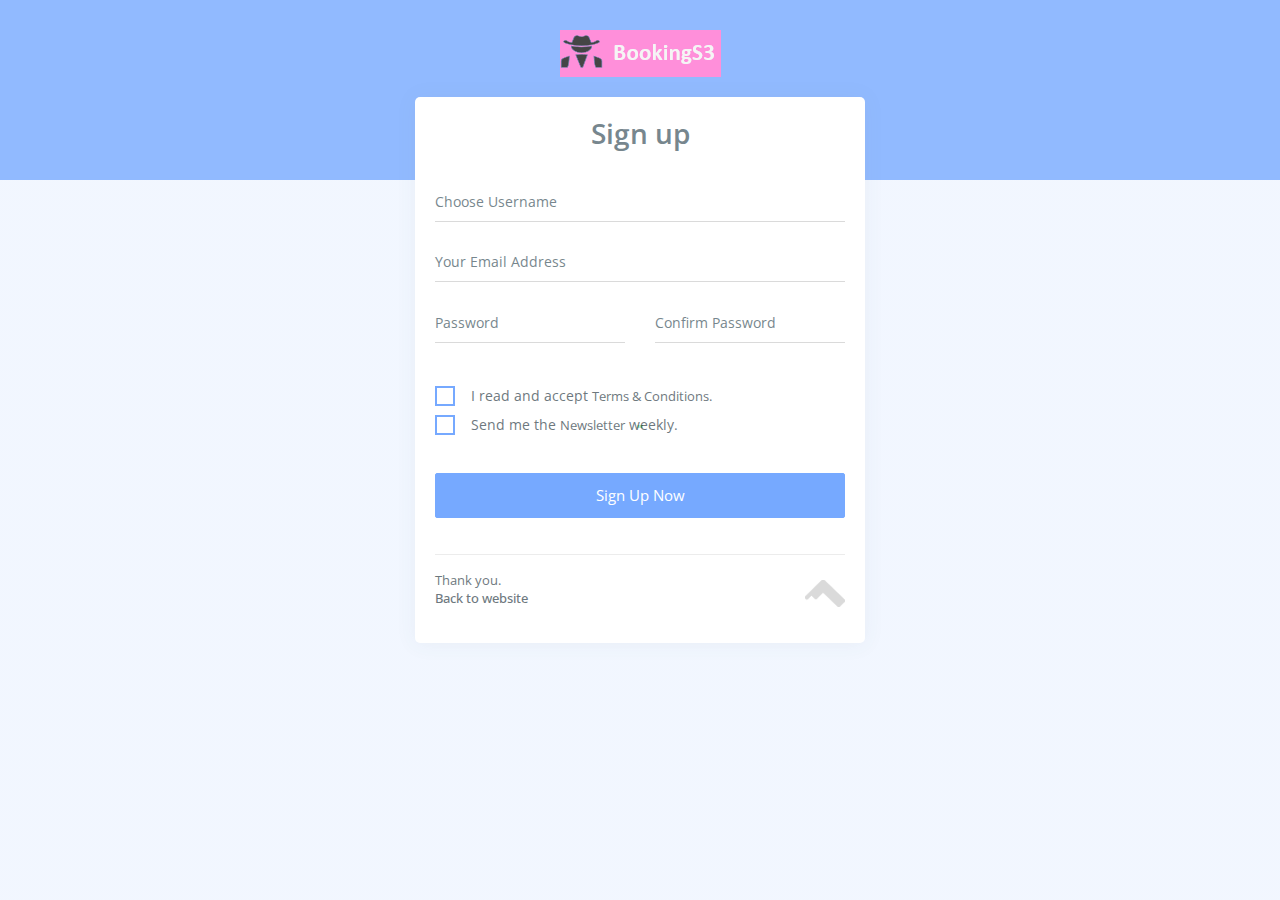
<file: auth-sign-up.html>
<!DOCTYPE html>
<html lang="en">

<head>
    <title>Material Able bootstrap admin template by Codedthemes</title>
    <!-- HTML5 Shim and Respond.js IE10 support of HTML5 elements and media queries -->
    <!-- WARNING: Respond.js doesn't work if you view the page via file:// -->
    <!--[if lt IE 10]>
      <script src="https://oss.maxcdn.com/libs/html5shiv/3.7.0/html5shiv.js"></script>
      <script src="https://oss.maxcdn.com/libs/respond.js/1.4.2/respond.min.js"></script>
      <![endif]-->
      <!-- Meta -->
      <meta charset="utf-8">
      <meta name="viewport" content="width=device-width, initial-scale=1.0, user-scalable=0, minimal-ui">
      <meta http-equiv="X-UA-Compatible" content="IE=edge" />

      <meta name="keywords" content="bootstrap, bootstrap admin template, admin theme, admin dashboard, dashboard template, admin template, responsive" />
      <meta name="author" content="Codedthemes" />
      <!-- Favicon icon -->

      <link rel="icon" href="assets/images/favicon.ico" type="image/x-icon">
      <!-- Google font-->
      <link href="https://fonts.googleapis.com/css?family=Open+Sans:400,600,700" rel="stylesheet">
      <!-- Required Fremwork -->
      <link rel="stylesheet" type="text/css" href="assets/css/bootstrap/css/bootstrap.min.css">
      <!-- waves.css -->
      <link rel="stylesheet" href="assets/pages/waves/css/waves.min.css" type="text/css" media="all">
      <!-- themify-icons line icon -->
      <link rel="stylesheet" type="text/css" href="assets/icon/themify-icons/themify-icons.css">
      <!-- ico font -->
      <link rel="stylesheet" type="text/css" href="assets/icon/icofont/css/icofont.css">
      <!-- Font Awesome -->
      <link rel="stylesheet" type="text/css" href="assets/icon/font-awesome/css/font-awesome.min.css">
      <!-- Style.css -->
      <link rel="stylesheet" type="text/css" href="assets/css/style.css">
  </head>

  <body themebg-pattern="theme1">
  <!-- Pre-loader start -->
  <div class="theme-loader">
      <div class="loader-track">
          <div class="preloader-wrapper">
              <div class="spinner-layer spinner-blue">
                  <div class="circle-clipper left">
                      <div class="circle"></div>
                  </div>
                  <div class="gap-patch">
                      <div class="circle"></div>
                  </div>
                  <div class="circle-clipper right">
                      <div class="circle"></div>
                  </div>
              </div>
              <div class="spinner-layer spinner-red">
                  <div class="circle-clipper left">
                      <div class="circle"></div>
                  </div>
                  <div class="gap-patch">
                      <div class="circle"></div>
                  </div>
                  <div class="circle-clipper right">
                      <div class="circle"></div>
                  </div>
              </div>

              <div class="spinner-layer spinner-yellow">
                  <div class="circle-clipper left">
                      <div class="circle"></div>
                  </div>
                  <div class="gap-patch">
                      <div class="circle"></div>
                  </div>
                  <div class="circle-clipper right">
                      <div class="circle"></div>
                  </div>
              </div>

              <div class="spinner-layer spinner-green">
                  <div class="circle-clipper left">
                      <div class="circle"></div>
                  </div>
                  <div class="gap-patch">
                      <div class="circle"></div>
                  </div>
                  <div class="circle-clipper right">
                      <div class="circle"></div>
                  </div>
              </div>
          </div>
      </div>
  </div>
  <!-- Pre-loader end -->
  <section class="login-block">
        <!-- Container-fluid starts -->
        <div class="container-fluid">
            <div class="row">
                <div class="col-sm-12">
                    <form class="md-float-material form-material">
                        <div class="text-center">
                            <img src="assets/images/logo.png" alt="logo.png">
                        </div>
                        <div class="auth-box card">
                            <div class="card-block">
                                <div class="row m-b-20">
                                    <div class="col-md-12">
                                        <h3 class="text-center txt-primary">Sign up</h3>
                                    </div>
                                </div>
                                <div class="form-group form-primary">
                                    <input type="text" name="user-name" class="form-control">
                                    <span class="form-bar"></span>
                                    <label class="float-label">Choose Username</label>
                                </div>
                                <div class="form-group form-primary">
                                    <input type="text" name="email" class="form-control">
                                    <span class="form-bar"></span>
                                    <label class="float-label">Your Email Address</label>
                                </div>
                                <div class="row">
                                    <div class="col-sm-6">
                                        <div class="form-group form-primary">
                                            <input type="password" name="password" class="form-control">
                                            <span class="form-bar"></span>
                                            <label class="float-label">Password</label>
                                        </div>
                                    </div>
                                    <div class="col-sm-6">
                                        <div class="form-group form-primary">
                                            <input type="password" name="confirm-password" class="form-control">
                                            <span class="form-bar"></span>
                                            <label class="float-label">Confirm Password</label>
                                        </div>
                                    </div>
                                </div>
                                <div class="row m-t-25 text-left">
                                    <div class="col-md-12">
                                        <div class="checkbox-fade fade-in-primary">
                                            <label>
                                                <input type="checkbox" value="">
                                                <span class="cr"><i class="cr-icon icofont icofont-ui-check txt-primary"></i></span>
                                                <span class="text-inverse">I read and accept <a href="#">Terms &amp; Conditions.</a></span>
                                            </label>
                                        </div>
                                    </div>
                                    <div class="col-md-12">
                                        <div class="checkbox-fade fade-in-primary">
                                            <label>
                                                <input type="checkbox" value="">
                                                <span class="cr"><i class="cr-icon icofont icofont-ui-check txt-primary"></i></span>
                                                <span class="text-inverse">Send me the <a href="#!">Newsletter</a> weekly.</span>
                                            </label>
                                        </div>
                                    </div>
                                </div>
                                <div class="row m-t-30">
                                    <div class="col-md-12">
                                        <button type="button" class="btn btn-primary btn-md btn-block waves-effect text-center m-b-20">Sign up now</button>
                                    </div>
                                </div>
                                <hr/>
                                <div class="row">
                                    <div class="col-md-10">
                                        <p class="text-inverse text-left m-b-0">Thank you.</p>
                                        <p class="text-inverse text-left"><a href="index.html"><b>Back to website</b></a></p>
                                    </div>
                                    <div class="col-md-2">
                                        <img src="assets/images/auth/Logo-small-bottom.png" alt="small-logo.png">
                                    </div>
                                </div>
                            </div>
                        </div>
                    </form>
                </div>
                <!-- end of col-sm-12 -->
            </div>
            <!-- end of row -->
        </div>
        <!-- end of container-fluid -->
    </section>
    <!-- Warning Section Starts -->
    <!-- Older IE warning message -->
    <!--[if lt IE 10]>
<div class="ie-warning">
    <h1>Warning!!</h1>
    <p>You are using an outdated version of Internet Explorer, please upgrade <br/>to any of the following web browsers to access this website.</p>
    <div class="iew-container">
        <ul class="iew-download">
            <li>
                <a href="http://www.google.com/chrome/">
                    <img src="assets/images/browser/chrome.png" alt="Chrome">
                    <div>Chrome</div>
                </a>
            </li>
            <li>
                <a href="https://www.mozilla.org/en-US/firefox/new/">
                    <img src="assets/images/browser/firefox.png" alt="Firefox">
                    <div>Firefox</div>
                </a>
            </li>
            <li>
                <a href="http://www.opera.com">
                    <img src="assets/images/browser/opera.png" alt="Opera">
                    <div>Opera</div>
                </a>
            </li>
            <li>
                <a href="https://www.apple.com/safari/">
                    <img src="assets/images/browser/safari.png" alt="Safari">
                    <div>Safari</div>
                </a>
            </li>
            <li>
                <a href="http://windows.microsoft.com/en-us/internet-explorer/download-ie">
                    <img src="assets/images/browser/ie.png" alt="">
                    <div>IE (9 & above)</div>
                </a>
            </li>
        </ul>
    </div>
    <p>Sorry for the inconvenience!</p>
</div>
<![endif]-->
<!-- Warning Section Ends -->
<!-- Required Jquery -->
<script type="text/javascript" src="assets/js/jquery/jquery.min.js "></script>
<script type="text/javascript" src="assets/js/jquery-ui/jquery-ui.min.js "></script>
<script type="text/javascript" src="assets/js/popper.js/popper.min.js"></script>
<script type="text/javascript" src="assets/js/bootstrap/js/bootstrap.min.js "></script>
<!-- waves js -->
<script src="assets/pages/waves/js/waves.min.js"></script>
<!-- jquery slimscroll js -->
<script type="text/javascript" src="assets/js/jquery-slimscroll/jquery.slimscroll.js"></script>
<script type="text/javascript" src="assets/js/common-pages.js"></script>
</body>

</html>
</file>
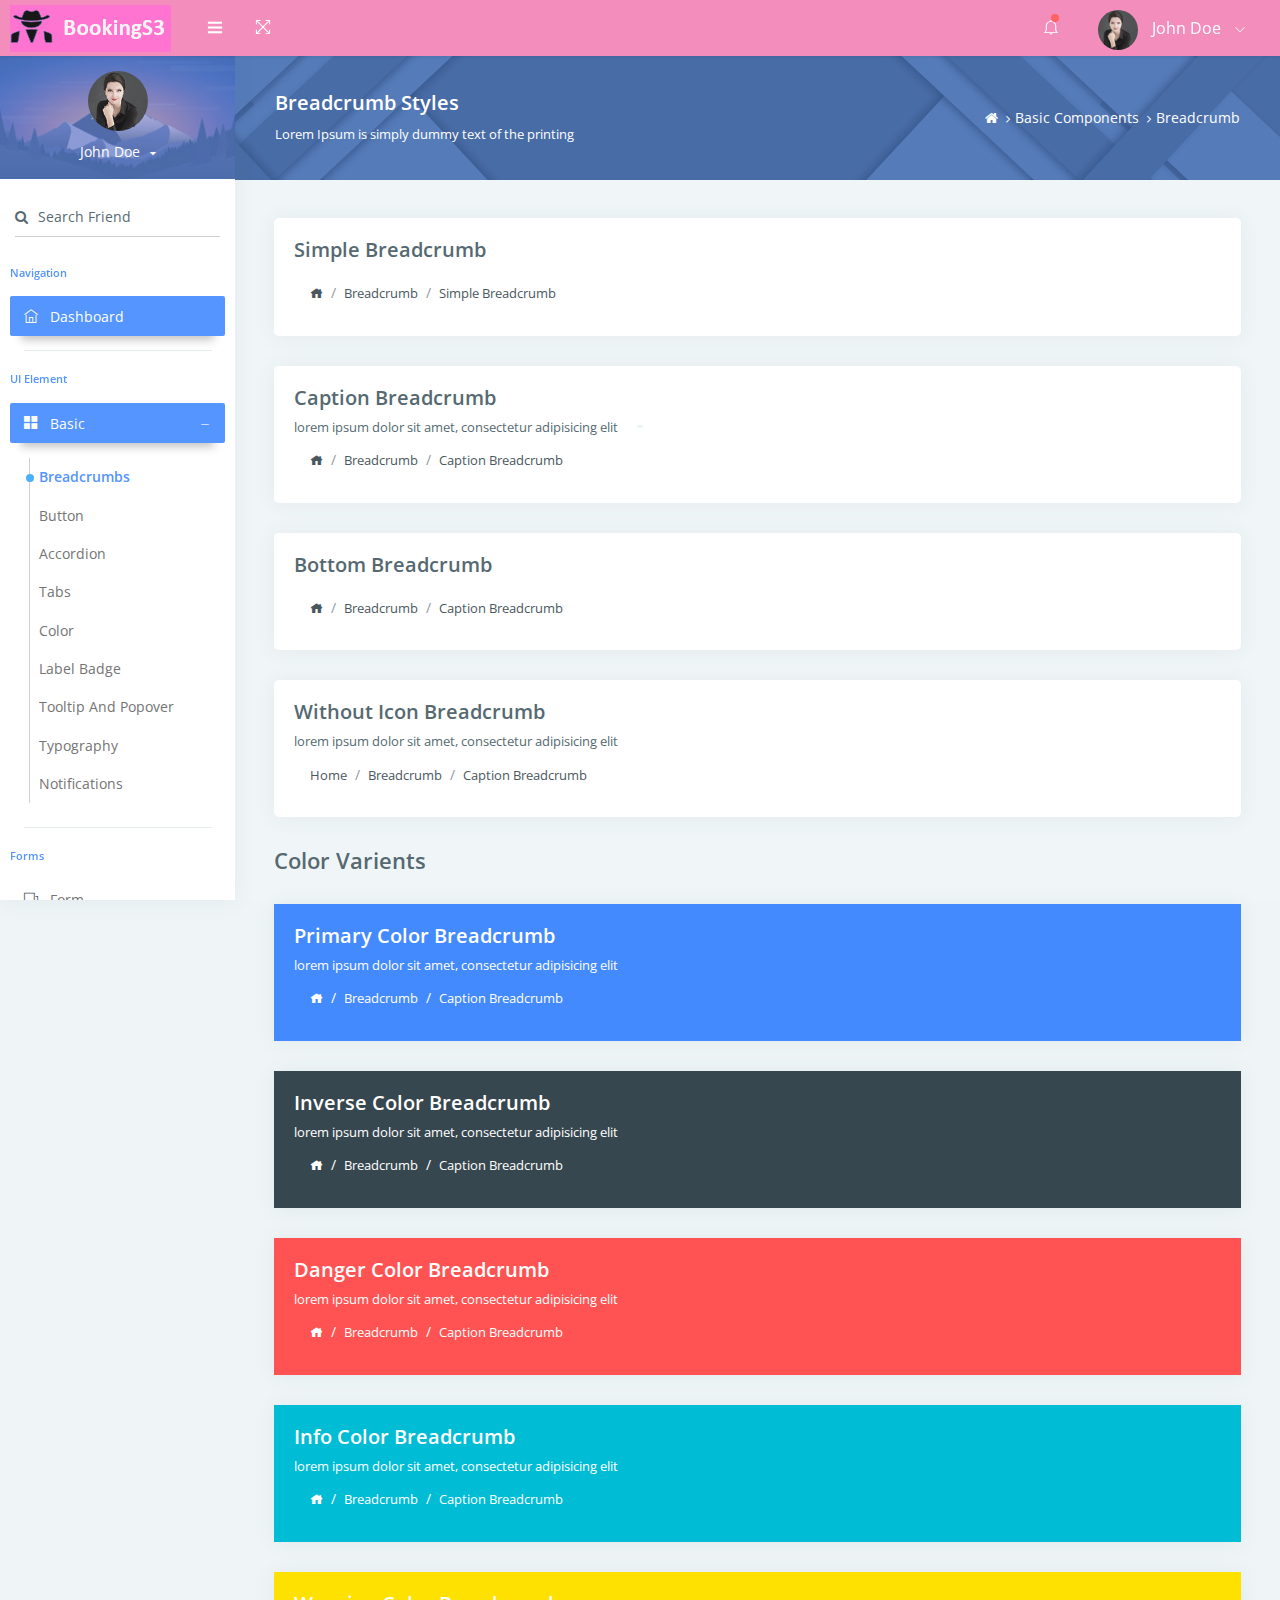
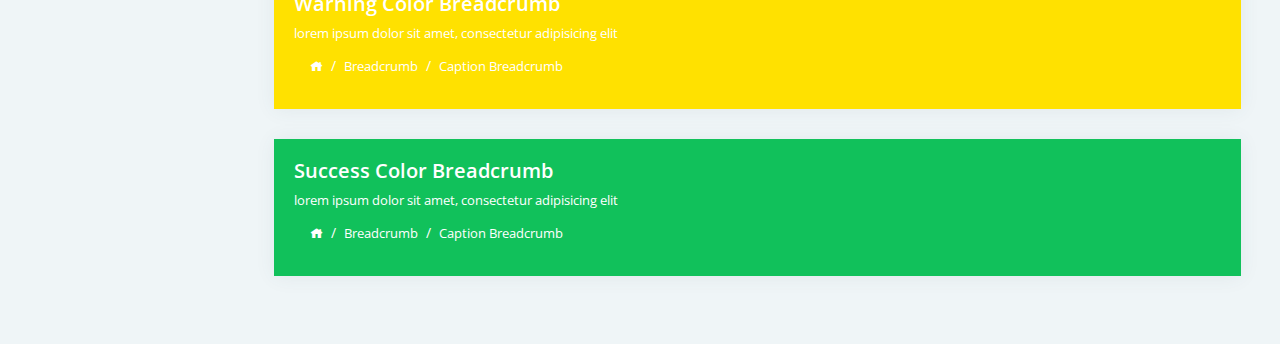
<file: breadcrumb.html>
<!DOCTYPE html>
<html lang="en">

<head>
    <title>Material Able bootstrap admin template by Codedthemes</title>
    <!-- HTML5 Shim and Respond.js IE10 support of HTML5 elements and media queries -->
    <!-- WARNING: Respond.js doesn't work if you view the page via file:// -->
    <!--[if lt IE 10]>
      <script src="https://oss.maxcdn.com/libs/html5shiv/3.7.0/html5shiv.js"></script>
      <script src="https://oss.maxcdn.com/libs/respond.js/1.4.2/respond.min.js"></script>
      <![endif]-->
      <!-- Meta -->
      <meta charset="utf-8">
      <meta name="viewport" content="width=device-width, initial-scale=1.0, user-scalable=0, minimal-ui">
      <meta http-equiv="X-UA-Compatible" content="IE=edge" />

      <meta name="keywords" content="bootstrap, bootstrap admin template, admin theme, admin dashboard, dashboard template, admin template, responsive" />
      <meta name="author" content="Codedthemes" />
      <!-- Favicon icon -->
      <link rel="icon" href="assets/images/favicon.ico" type="image/x-icon">
      <link href="https://fonts.googleapis.com/css?family=Open+Sans:400,600,700" rel="stylesheet">
      <!-- Required Fremwork -->
      <link rel="stylesheet" type="text/css" href="assets/css/bootstrap/css/bootstrap.min.css">
      <!-- waves.css -->
      <link rel="stylesheet" href="assets/pages/waves/css/waves.min.css" type="text/css" media="all">
      <!-- themify-icons line icon -->
      <link rel="stylesheet" type="text/css" href="assets/icon/themify-icons/themify-icons.css">
      <!-- ico font -->
      <link rel="stylesheet" type="text/css" href="assets/icon/icofont/css/icofont.css">
      <!-- Font Awesome -->
      <link rel="stylesheet" type="text/css" href="assets/icon/font-awesome/css/font-awesome.min.css">
      <!-- Style.css -->
      <link rel="stylesheet" type="text/css" href="assets/css/style.css">
      <link rel="stylesheet" type="text/css" href="assets/css/jquery.mCustomScrollbar.css">
  </head>
  <body>
    <!-- Pre-loader start -->
    <div class="theme-loader">
        <div class="loader-track">
            <div class="preloader-wrapper">
                <div class="spinner-layer spinner-blue">
                    <div class="circle-clipper left">
                        <div class="circle"></div>
                    </div>
                    <div class="gap-patch">
                        <div class="circle"></div>
                    </div>
                    <div class="circle-clipper right">
                        <div class="circle"></div>
                    </div>
                </div>
                <div class="spinner-layer spinner-red">
                    <div class="circle-clipper left">
                        <div class="circle"></div>
                    </div>
                    <div class="gap-patch">
                        <div class="circle"></div>
                    </div>
                    <div class="circle-clipper right">
                        <div class="circle"></div>
                    </div>
                </div>

                <div class="spinner-layer spinner-yellow">
                    <div class="circle-clipper left">
                        <div class="circle"></div>
                    </div>
                    <div class="gap-patch">
                        <div class="circle"></div>
                    </div>
                    <div class="circle-clipper right">
                        <div class="circle"></div>
                    </div>
                </div>

                <div class="spinner-layer spinner-green">
                    <div class="circle-clipper left">
                        <div class="circle"></div>
                    </div>
                    <div class="gap-patch">
                        <div class="circle"></div>
                    </div>
                    <div class="circle-clipper right">
                        <div class="circle"></div>
                    </div>
                </div>
            </div>
        </div>
    </div>
    <!-- Pre-loader end -->
    <div id="pcoded" class="pcoded">
        <div class="pcoded-overlay-box"></div>
        <div class="pcoded-container navbar-wrapper">
            <nav class="navbar header-navbar pcoded-header">
                <div class="navbar-wrapper">
                    <div class="navbar-logo">
                        <a class="mobile-menu waves-effect waves-light" id="mobile-collapse" href="#!">
                            <i class="ti-menu"></i>
                        </a>
                        <div class="mobile-search waves-effect waves-light">
                            <div class="header-search">
                                <div class="main-search morphsearch-search">
                                    <div class="input-group">
                                        <span class="input-group-prepend search-close"><i class="ti-close input-group-text"></i></span>
                                        <input type="text" class="form-control" placeholder="Enter Keyword">
                                        <span class="input-group-append search-btn"><i class="ti-search input-group-text"></i></span>
                                    </div>
                                </div>
                            </div>
                        </div>
                        <a href="index.html">
                            <img class="img-fluid" src="assets/images/logo.png" alt="Theme-Logo" />
                        </a>
                        <a class="mobile-options waves-effect waves-light">
                            <i class="ti-more"></i>
                        </a>
                    </div>
                    <div class="navbar-container container-fluid">
                        <ul class="nav-left">
                            <li>
                                <div class="sidebar_toggle"><a href="javascript:void(0)"><i class="ti-menu"></i></a></div>
                            </li>
                            <li>
                                <a href="#!" onclick="javascript:toggleFullScreen()" class="waves-effect waves-light">
                                    <i class="ti-fullscreen"></i>
                                </a>
                            </li>
                        </ul>
                        <ul class="nav-right">
                            <li class="header-notification">
                                <a href="#!" class="waves-effect waves-light">
                                    <i class="ti-bell"></i>
                                    <span class="badge bg-c-red"></span>
                                </a>
                                <ul class="show-notification">
                                    <li>
                                        <h6>Notifications</h6>
                                        <label class="label label-danger">New</label>
                                    </li>
                                    <li class="waves-effect waves-light">
                                        <div class="media">
                                            <img class="d-flex align-self-center img-radius" src="assets/images/avatar-2.jpg" alt="Generic placeholder image">
                                            <div class="media-body">
                                                <h5 class="notification-user">John Doe</h5>
                                                <p class="notification-msg">Lorem ipsum dolor sit amet, consectetuer elit.</p>
                                                <span class="notification-time">30 minutes ago</span>
                                            </div>
                                        </div>
                                    </li>
                                    <li class="waves-effect waves-light">
                                        <div class="media">
                                            <img class="d-flex align-self-center img-radius" src="assets/images/avatar-4.jpg" alt="Generic placeholder image">
                                            <div class="media-body">
                                                <h5 class="notification-user">Joseph William</h5>
                                                <p class="notification-msg">Lorem ipsum dolor sit amet, consectetuer elit.</p>
                                                <span class="notification-time">30 minutes ago</span>
                                            </div>
                                        </div>
                                    </li>
                                    <li class="waves-effect waves-light">
                                        <div class="media">
                                            <img class="d-flex align-self-center img-radius" src="assets/images/avatar-3.jpg" alt="Generic placeholder image">
                                            <div class="media-body">
                                                <h5 class="notification-user">Sara Soudein</h5>
                                                <p class="notification-msg">Lorem ipsum dolor sit amet, consectetuer elit.</p>
                                                <span class="notification-time">30 minutes ago</span>
                                            </div>
                                        </div>
                                    </li>
                                </ul>
                            </li>
                            <li class="user-profile header-notification">
                                <a href="#!" class="waves-effect waves-light">
                                    <img src="assets/images/avatar-4.jpg" class="img-radius" alt="User-Profile-Image">
                                    <span>John Doe</span>
                                    <i class="ti-angle-down"></i>
                                </a>
                                <ul class="show-notification profile-notification">
                                    <li class="waves-effect waves-light">
                                        <a href="#!">
                                            <i class="ti-settings"></i> Settings
                                        </a>
                                    </li>
                                    <li class="waves-effect waves-light">
                                        <a href="user-profile.html">
                                            <i class="ti-user"></i> Profile
                                        </a>
                                    </li>
                                    <li class="waves-effect waves-light">
                                        <a href="email-inbox.html">
                                            <i class="ti-email"></i> My Messages
                                        </a>
                                    </li>
                                    <li class="waves-effect waves-light">
                                        <a href="auth-lock-screen.html">
                                            <i class="ti-lock"></i> Lock Screen
                                        </a>
                                    </li>
                                    <li class="waves-effect waves-light">
                                        <a href="auth-normal-sign-in.html">
                                            <i class="ti-layout-sidebar-left"></i> Logout
                                        </a>
                                    </li>
                                </ul>
                            </li>
                        </ul>
                    </div>
                </div>
            </nav>

            <div class="pcoded-main-container">
                <div class="pcoded-wrapper">
                    <nav class="pcoded-navbar">
                        <div class="sidebar_toggle"><a href="#"><i class="icon-close icons"></i></a></div>
                        <div class="pcoded-inner-navbar main-menu">
                            <div class="">
                                <div class="main-menu-header">
                                    <img class="img-80 img-radius" src="assets/images/avatar-4.jpg" alt="User-Profile-Image">
                                    <div class="user-details">
                                        <span id="more-details">John Doe<i class="fa fa-caret-down"></i></span>
                                    </div>
                                </div>
                                <div class="main-menu-content">
                                    <ul>
                                        <li class="more-details">
                                            <a href="user-profile.html"><i class="ti-user"></i>View Profile</a>
                                            <a href="#!"><i class="ti-settings"></i>Settings</a>
                                            <a href="auth-normal-sign-in.html"><i class="ti-layout-sidebar-left"></i>Logout</a>
                                        </li>
                                    </ul>
                                </div>
                            </div>
                            <div class="p-15 p-b-0">
                                <form class="form-material">
                                    <div class="form-group form-primary">
                                        <input type="text" name="footer-email" class="form-control">
                                        <span class="form-bar"></span>
                                        <label class="float-label"><i class="fa fa-search m-r-10"></i>Search Friend</label>
                                    </div>
                                </form>
                            </div>
                            <div class="pcoded-navigation-label">Navigation</div>
                            <ul class="pcoded-item pcoded-left-item">
                                <li class="active">
                                    <a href="index.html" class="waves-effect waves-dark">
                                        <span class="pcoded-micon"><i class="ti-home"></i><b>D</b></span>
                                        <span class="pcoded-mtext">Dashboard</span>
                                        <span class="pcoded-mcaret"></span>
                                    </a>
                                </li>
                            </ul>
                            <div class="pcoded-navigation-label">UI Element</div>
                            <ul class="pcoded-item pcoded-left-item">
                                <li class="pcoded-hasmenu active pcoded-trigger">
                                    <a href="javascript:void(0)" class="waves-effect waves-dark">
                                        <span class="pcoded-micon"><i class="ti-layout-grid2-alt"></i><b>BC</b></span>
                                        <span class="pcoded-mtext">Basic</span>
                                        <span class="pcoded-mcaret"></span>
                                    </a>
                                    <ul class="pcoded-submenu">
                                        <li class="active">
                                            <a href="breadcrumb.html" class="waves-effect waves-dark">
                                                <span class="pcoded-micon"><i class="ti-angle-right"></i></span>
                                                <span class="pcoded-mtext">Breadcrumbs</span>
                                                <span class="pcoded-mcaret"></span>
                                            </a>
                                        </li>
                                        <li class=" ">
                                            <a href="button.html" class="waves-effect waves-dark">
                                                <span class="pcoded-micon"><i class="ti-angle-right"></i></span>
                                                <span class="pcoded-mtext">Button</span>
                                                <span class="pcoded-mcaret"></span>
                                            </a>
                                        </li>
                                        <li class="">
                                            <a href="accordion.html" class="waves-effect waves-dark">
                                                <span class="pcoded-micon"><i class="ti-angle-right"></i></span>
                                                <span class="pcoded-mtext">Accordion</span>
                                                <span class="pcoded-mcaret"></span>
                                            </a>
                                        </li>
                                        <li class=" ">
                                            <a href="tabs.html" class="waves-effect waves-dark">
                                                <span class="pcoded-micon"><i class="ti-angle-right"></i></span>
                                                <span class="pcoded-mtext">Tabs</span>
                                                <span class="pcoded-mcaret"></span>
                                            </a>
                                        </li>
                                        <li class=" ">
                                            <a href="color.html" class="waves-effect waves-dark">
                                                <span class="pcoded-micon"><i class="ti-angle-right"></i></span>
                                                <span class="pcoded-mtext">Color</span>
                                                <span class="pcoded-mcaret"></span>
                                            </a>
                                        </li>
                                        <li class=" ">
                                            <a href="label-badge.html" class="waves-effect waves-dark">
                                                <span class="pcoded-micon"><i class="ti-angle-right"></i></span>
                                                <span class="pcoded-mtext">Label Badge</span>
                                                <span class="pcoded-mcaret"></span>
                                            </a>
                                        </li>
                                        <li class=" ">
                                            <a href="tooltip.html" class="waves-effect waves-dark">
                                                <span class="pcoded-micon"><i class="ti-angle-right"></i></span>
                                                <span class="pcoded-mtext">Tooltip And Popover</span>
                                                <span class="pcoded-mcaret"></span>
                                            </a>
                                        </li>
                                        <li class=" ">
                                            <a href="typography.html" class="waves-effect waves-dark">
                                                <span class="pcoded-micon"><i class="ti-angle-right"></i></span>
                                                <span class="pcoded-mtext">Typography</span>
                                                <span class="pcoded-mcaret"></span>
                                            </a>
                                        </li>
                                        <li class=" ">
                                            <a href="notification.html" class="waves-effect waves-dark">
                                                <span class="pcoded-micon"><i class="ti-angle-right"></i></span>
                                                <span class="pcoded-mtext">Notifications</span>
                                                <span class="pcoded-mcaret"></span>
                                            </a>
                                        </li>
                                    </ul>
                                </li>
                            </ul>
                            <div class="pcoded-navigation-label">Forms</div>
                            <ul class="pcoded-item pcoded-left-item">
                                <li class="">
                                    <a href="form-elements-component.html" class="waves-effect waves-dark">
                                        <span class="pcoded-micon"><i class="ti-layers"></i><b>FC</b></span>
                                        <span class="pcoded-mtext">Form</span>
                                        <span class="pcoded-mcaret"></span>
                                    </a>
                                </li>
                            </ul>
                            <div class="pcoded-navigation-label">Tables</div>
                            <ul class="pcoded-item pcoded-left-item">
                                <li class="">
                                    <a href="bs-basic-table.html" class="waves-effect waves-dark">
                                        <span class="pcoded-micon"><i class="ti-receipt"></i><b>B</b></span>
                                        <span class="pcoded-mtext">Table</span>
                                        <span class="pcoded-mcaret"></span>
                                    </a>
                                </li>
                            </ul>
                            <div class="pcoded-navigation-label">Chart And Maps</div>
                            <ul class="pcoded-item pcoded-left-item">
                                <li class="">
                                    <a href="chart-morris.html" class="waves-effect waves-dark">
                                        <span class="pcoded-micon"><i class="ti-bar-chart-alt"></i><b>C</b></span>
                                        <span class="pcoded-mtext">Charts</span>
                                        <span class="pcoded-mcaret"></span>
                                    </a>
                                </li>
                                <li class="">
                                    <a href="map-google.html" class="waves-effect waves-dark">
                                        <span class="pcoded-micon"><i class="ti-map-alt"></i><b>M</b></span>
                                        <span class="pcoded-mtext">Maps</span>
                                        <span class="pcoded-mcaret"></span>
                                    </a>
                                </li>
                            </ul>
                            <div class="pcoded-navigation-label">Pages</div>
                            <ul class="pcoded-item pcoded-left-item">
                                <li class="pcoded-hasmenu ">
                                    <a href="javascript:void(0)" class="waves-effect waves-dark">
                                        <span class="pcoded-micon"><i class="ti-id-badge"></i><b>A</b></span>
                                        <span class="pcoded-mtext">Pages</span>
                                        <span class="pcoded-mcaret"></span>
                                    </a>
                                    <ul class="pcoded-submenu">
                                        <li class="">
                                            <a href="auth-normal-sign-in.html" class="waves-effect waves-dark">
                                                <span class="pcoded-micon"><i class="ti-angle-right"></i></span>
                                                <span class="pcoded-mtext">Login</span>
                                                <span class="pcoded-mcaret"></span>
                                            </a>
                                        </li>
                                        <li class="">
                                            <a href="auth-sign-up.html" class="waves-effect waves-dark">
                                                <span class="pcoded-micon"><i class="ti-angle-right"></i></span>
                                                <span class="pcoded-mtext">Registration</span>
                                                <span class="pcoded-mcaret"></span>
                                            </a>
                                        </li>
                                        <li class="">
                                            <a href="sample-page.html" class="waves-effect waves-dark">
                                                <span class="pcoded-micon"><i class="ti-layout-sidebar-left"></i><b>S</b></span>
                                                <span class="pcoded-mtext">Sample Page</span>
                                                <span class="pcoded-mcaret"></span>
                                            </a>
                                        </li>
                                    </ul>
                                </li>
                            </ul>
                        </div>
                    </nav>
                    <div class="pcoded-content">
                        <!-- Page-header start -->
                        <div class="page-header">
                            <div class="page-block">
                                <div class="row align-items-center">
                                    <div class="col-md-8">
                                        <div class="page-header-title">
                                            <h5 class="m-b-10">Breadcrumb Styles</h5>
                                            <p class="m-b-0">Lorem Ipsum is simply dummy text of the printing</p>
                                        </div>
                                    </div>
                                    <div class="col-md-4">
                                        <ul class="breadcrumb">
                                            <li class="breadcrumb-item">
                                                <a href="index.html"> <i class="fa fa-home"></i> </a>
                                            </li>
                                            <li class="breadcrumb-item"><a href="#!">Basic Components</a>
                                            </li>
                                            <li class="breadcrumb-item"><a href="#!">Breadcrumb</a>
                                            </li>
                                        </ul>
                                    </div>
                                </div>
                            </div>
                        </div>
                        <!-- Page-header end -->
                        <div class="pcoded-inner-content">
                            <!-- Main-body start -->
                            <div class="main-body">
                                <div class="page-wrapper">
                                    <!-- Page-body start -->
                                    <div class="page-body breadcrumb-page">
                                        <!-- Simple Breadcrumb card start -->
                                        <div class="card">
                                            <div class="card-block">
                                                <h5>Simple Breadcrumb</h5>
                                                <div class="page-header-breadcrumb">
                                                    <ul class="breadcrumb">
                                                        <li class="breadcrumb-item">
                                                            <a href="#!">
                                                                <i class="icofont icofont-home"></i>
                                                            </a>
                                                        </li>
                                                        <li class="breadcrumb-item"><a href="#!">Breadcrumb</a>
                                                        </li>
                                                        <li class="breadcrumb-item"><a href="#!">Simple Breadcrumb</a>
                                                        </li>
                                                    </ul>
                                                </div>
                                            </div>
                                        </div>
                                        <!-- Simple Breadcrumb card start -->
                                        <!-- Caption Breadcrumb card start -->
                                        <div class="card">
                                            <div class="card-block caption-breadcrumb">
                                                <div class="breadcrumb-header">
                                                    <h5>Caption Breadcrumb</h5>
                                                    <span>lorem ipsum dolor sit amet, consectetur adipisicing elit</span>
                                                </div>
                                                <div class="page-header-breadcrumb">
                                                    <ul class="breadcrumb">
                                                        <li class="breadcrumb-item">
                                                            <a href="#!">
                                                                <i class="icofont icofont-home"></i>
                                                            </a>
                                                        </li>
                                                        <li class="breadcrumb-item"><a href="#!">Breadcrumb</a>
                                                        </li>
                                                        <li class="breadcrumb-item"><a href="#!">Caption Breadcrumb</a>
                                                        </li>
                                                    </ul>
                                                </div>
                                            </div>
                                        </div>
                                        <!-- Caption Breadcrumb card end -->
                                        <!-- Bottom Breadcrumb card start -->
                                        <div class="card">
                                            <div class="card-block">
                                                <div class="breadcrumb-header">
                                                    <h5>Bottom Breadcrumb</h5>
                                                </div>
                                                <div>
                                                    <ul class="breadcrumb">
                                                        <li class="breadcrumb-item">
                                                            <a href="#!">
                                                                <i class="icofont icofont-home"></i>
                                                            </a>
                                                        </li>
                                                        <li class="breadcrumb-item"><a href="#!">Breadcrumb</a>
                                                        </li>
                                                        <li class="breadcrumb-item"><a href="#!">Caption Breadcrumb</a>
                                                        </li>
                                                    </ul>
                                                </div>
                                            </div>
                                        </div>
                                        <!-- Bottom Breadcrumb card end -->
                                        <!-- Without-icon Breadcrumb card start -->
                                        <div class="card">
                                            <div class="card-block caption-breadcrumb">
                                                <div class="breadcrumb-header">
                                                    <h5>Without Icon Breadcrumb</h5>
                                                    <span>lorem ipsum dolor sit amet, consectetur adipisicing elit</span>
                                                </div>
                                                <div class="page-header-breadcrumb">
                                                    <ul class="breadcrumb">
                                                        <li class="breadcrumb-item"><a href="#!">Home</a>
                                                        </li>
                                                        <li class="breadcrumb-item"><a href="#!">Breadcrumb</a>
                                                        </li>
                                                        <li class="breadcrumb-item"><a href="#!">Caption Breadcrumb</a>
                                                        </li>
                                                    </ul>
                                                </div>
                                            </div>
                                        </div>
                                        <!-- Without-icon Breadcrumb card start -->

                                        <h4 class="m-b-30">Color Varients</h4>
                                        <!-- Primary-color Breadcrumb card start -->
                                        <div class="card borderless-card">
                                            <div class="card-block primary-breadcrumb">
                                                <div class="breadcrumb-header">
                                                    <h5>Primary Color Breadcrumb</h5>
                                                    <span>lorem ipsum dolor sit amet, consectetur adipisicing elit</span>
                                                </div>
                                                <div class="page-header-breadcrumb">
                                                    <ul class="breadcrumb">
                                                        <li class="breadcrumb-item">
                                                            <a href="#!">
                                                                <i class="icofont icofont-home"></i>
                                                            </a>
                                                        </li>
                                                        <li class="breadcrumb-item"><a href="#!">Breadcrumb</a>
                                                        </li>
                                                        <li class="breadcrumb-item"><a href="#!">Caption Breadcrumb</a>
                                                        </li>
                                                    </ul>
                                                </div>
                                            </div>
                                        </div>
                                        <!-- Primary-color Breadcrumb card end -->
                                        <!-- Inverse-color Breadcrumb card start -->
                                        <div class="card borderless-card">
                                            <div class="card-block inverse-breadcrumb">
                                                <div class="breadcrumb-header">
                                                    <h5>Inverse Color Breadcrumb</h5>
                                                    <span>lorem ipsum dolor sit amet, consectetur adipisicing elit</span>
                                                </div>
                                                <div class="page-header-breadcrumb">
                                                    <ul class="breadcrumb">
                                                        <li class="breadcrumb-item">
                                                            <a href="#!">
                                                                <i class="icofont icofont-home"></i>
                                                            </a>
                                                        </li>
                                                        <li class="breadcrumb-item"><a href="#!">Breadcrumb</a>
                                                        </li>
                                                        <li class="breadcrumb-item"><a href="#!">Caption Breadcrumb</a>
                                                        </li>
                                                    </ul>
                                                </div>
                                            </div>
                                        </div>
                                        <!-- Inverse-color Breadcrumb card end -->
                                        <!-- Danger-color Breadcrumb card start -->
                                        <div class="card borderless-card">
                                            <div class="card-block danger-breadcrumb">
                                                <div class="breadcrumb-header">
                                                    <h5>Danger Color Breadcrumb</h5>
                                                    <span>lorem ipsum dolor sit amet, consectetur adipisicing elit</span>
                                                </div>
                                                <div class="page-header-breadcrumb">
                                                    <ul class="breadcrumb">
                                                        <li class="breadcrumb-item">
                                                            <a href="#!">
                                                                <i class="icofont icofont-home"></i>
                                                            </a>
                                                        </li>
                                                        <li class="breadcrumb-item"><a href="#!">Breadcrumb</a>
                                                        </li>
                                                        <li class="breadcrumb-item"><a href="#!">Caption Breadcrumb</a>
                                                        </li>
                                                    </ul>
                                                </div>
                                            </div>
                                        </div>
                                        <!-- Danger-color Breadcrumb card end -->
                                        <!-- Info-color Breadcrumb card start -->
                                        <div class="card borderless-card">
                                            <div class="card-block info-breadcrumb">
                                                <div class="breadcrumb-header">
                                                    <h5>Info Color Breadcrumb</h5>
                                                    <span>lorem ipsum dolor sit amet, consectetur adipisicing elit</span>
                                                </div>
                                                <div class="page-header-breadcrumb">
                                                    <ul class="breadcrumb">
                                                        <li class="breadcrumb-item">
                                                            <a href="#!">
                                                                <i class="icofont icofont-home"></i>
                                                            </a>
                                                        </li>
                                                        <li class="breadcrumb-item"><a href="#!">Breadcrumb</a>
                                                        </li>
                                                        <li class="breadcrumb-item"><a href="#!">Caption Breadcrumb</a>
                                                        </li>
                                                    </ul>
                                                </div>
                                            </div>
                                        </div>
                                        <!-- Info-color Breadcrumb card end -->
                                        <!-- Warning-color Breadcrumb card start -->
                                        <div class="card borderless-card">
                                            <div class="card-block warning-breadcrumb">
                                                <div class="breadcrumb-header">
                                                    <h5>Warning Color Breadcrumb</h5>
                                                    <span>lorem ipsum dolor sit amet, consectetur adipisicing elit</span>
                                                </div>
                                                <div class="page-header-breadcrumb">
                                                    <ul class="breadcrumb">
                                                        <li class="breadcrumb-item">
                                                            <a href="#!">
                                                                <i class="icofont icofont-home"></i>
                                                            </a>
                                                        </li>
                                                        <li class="breadcrumb-item"><a href="#!">Breadcrumb</a>
                                                        </li>
                                                        <li class="breadcrumb-item"><a href="#!">Caption Breadcrumb</a>
                                                        </li>
                                                    </ul>
                                                </div>
                                            </div>
                                        </div>
                                        <!-- Warning-color Breadcrumb card end -->
                                        <!-- Success-color Breadcrumb card start -->
                                        <div class="card borderless-card">
                                            <div class="card-block success-breadcrumb">
                                                <div class="breadcrumb-header">
                                                    <h5>Success Color Breadcrumb</h5>
                                                    <span>lorem ipsum dolor sit amet, consectetur adipisicing elit</span>
                                                </div>
                                                <div class="page-header-breadcrumb">
                                                    <ul class="breadcrumb">
                                                        <li class="breadcrumb-item">
                                                            <a href="#!">
                                                                <i class="icofont icofont-home"></i>
                                                            </a>
                                                        </li>
                                                        <li class="breadcrumb-item"><a href="#!">Breadcrumb</a>
                                                        </li>
                                                        <li class="breadcrumb-item"><a href="#!">Caption Breadcrumb</a>
                                                        </li>
                                                    </ul>
                                                </div>
                                            </div>
                                        </div>
                                        <!-- Success-color Breadcrumb card end -->
                                    </div>
                                    <!-- Page-body start -->
                                </div>
                            </div>
                            <!-- Main-body start -->

                            <div id="styleSelector">

                            </div>
                        </div>
                    </div>
                </div>
            </div>
        </div>
    </div>



    <!-- Warning Section Starts -->
    <!-- Older IE warning message -->
    <!--[if lt IE 10]>
<div class="ie-warning">
    <h1>Warning!!</h1>
    <p>You are using an outdated version of Internet Explorer, please upgrade <br/>to any of the following web browsers to access this website.</p>
    <div class="iew-container">
        <ul class="iew-download">
            <li>
                <a href="http://www.google.com/chrome/">
                    <img src="assets/images/browser/chrome.png" alt="Chrome">
                    <div>Chrome</div>
                </a>
            </li>
            <li>
                <a href="https://www.mozilla.org/en-US/firefox/new/">
                    <img src="assets/images/browser/firefox.png" alt="Firefox">
                    <div>Firefox</div>
                </a>
            </li>
            <li>
                <a href="http://www.opera.com">
                    <img src="assets/images/browser/opera.png" alt="Opera">
                    <div>Opera</div>
                </a>
            </li>
            <li>
                <a href="https://www.apple.com/safari/">
                    <img src="assets/images/browser/safari.png" alt="Safari">
                    <div>Safari</div>
                </a>
            </li>
            <li>
                <a href="http://windows.microsoft.com/en-us/internet-explorer/download-ie">
                    <img src="assets/images/browser/ie.png" alt="">
                    <div>IE (9 & above)</div>
                </a>
            </li>
        </ul>
    </div>
    <p>Sorry for the inconvenience!</p>
</div>
<![endif]-->
<!-- Warning Section Ends -->
<!-- Required Jquery -->
<script type="text/javascript" src="assets/js/jquery/jquery.min.js "></script>
<script type="text/javascript" src="assets/js/jquery-ui/jquery-ui.min.js "></script>
<script type="text/javascript" src="assets/js/popper.js/popper.min.js"></script>
<script type="text/javascript" src="assets/js/bootstrap/js/bootstrap.min.js "></script>
<!-- waves js -->
<script src="assets/pages/waves/js/waves.min.js"></script>
<!-- jquery slimscroll js -->
<script type="text/javascript" src="assets/js/jquery-slimscroll/jquery.slimscroll.js"></script>
<!-- Custom js -->
<script src="assets/js/pcoded.min.js"></script>
<script src="assets/js/vertical/vertical-layout.min.js"></script>
<script src="assets/js/jquery.mCustomScrollbar.concat.min.js"></script>
<script type="text/javascript" src="assets/js/script.js"></script>
</body>

</html>
</file>
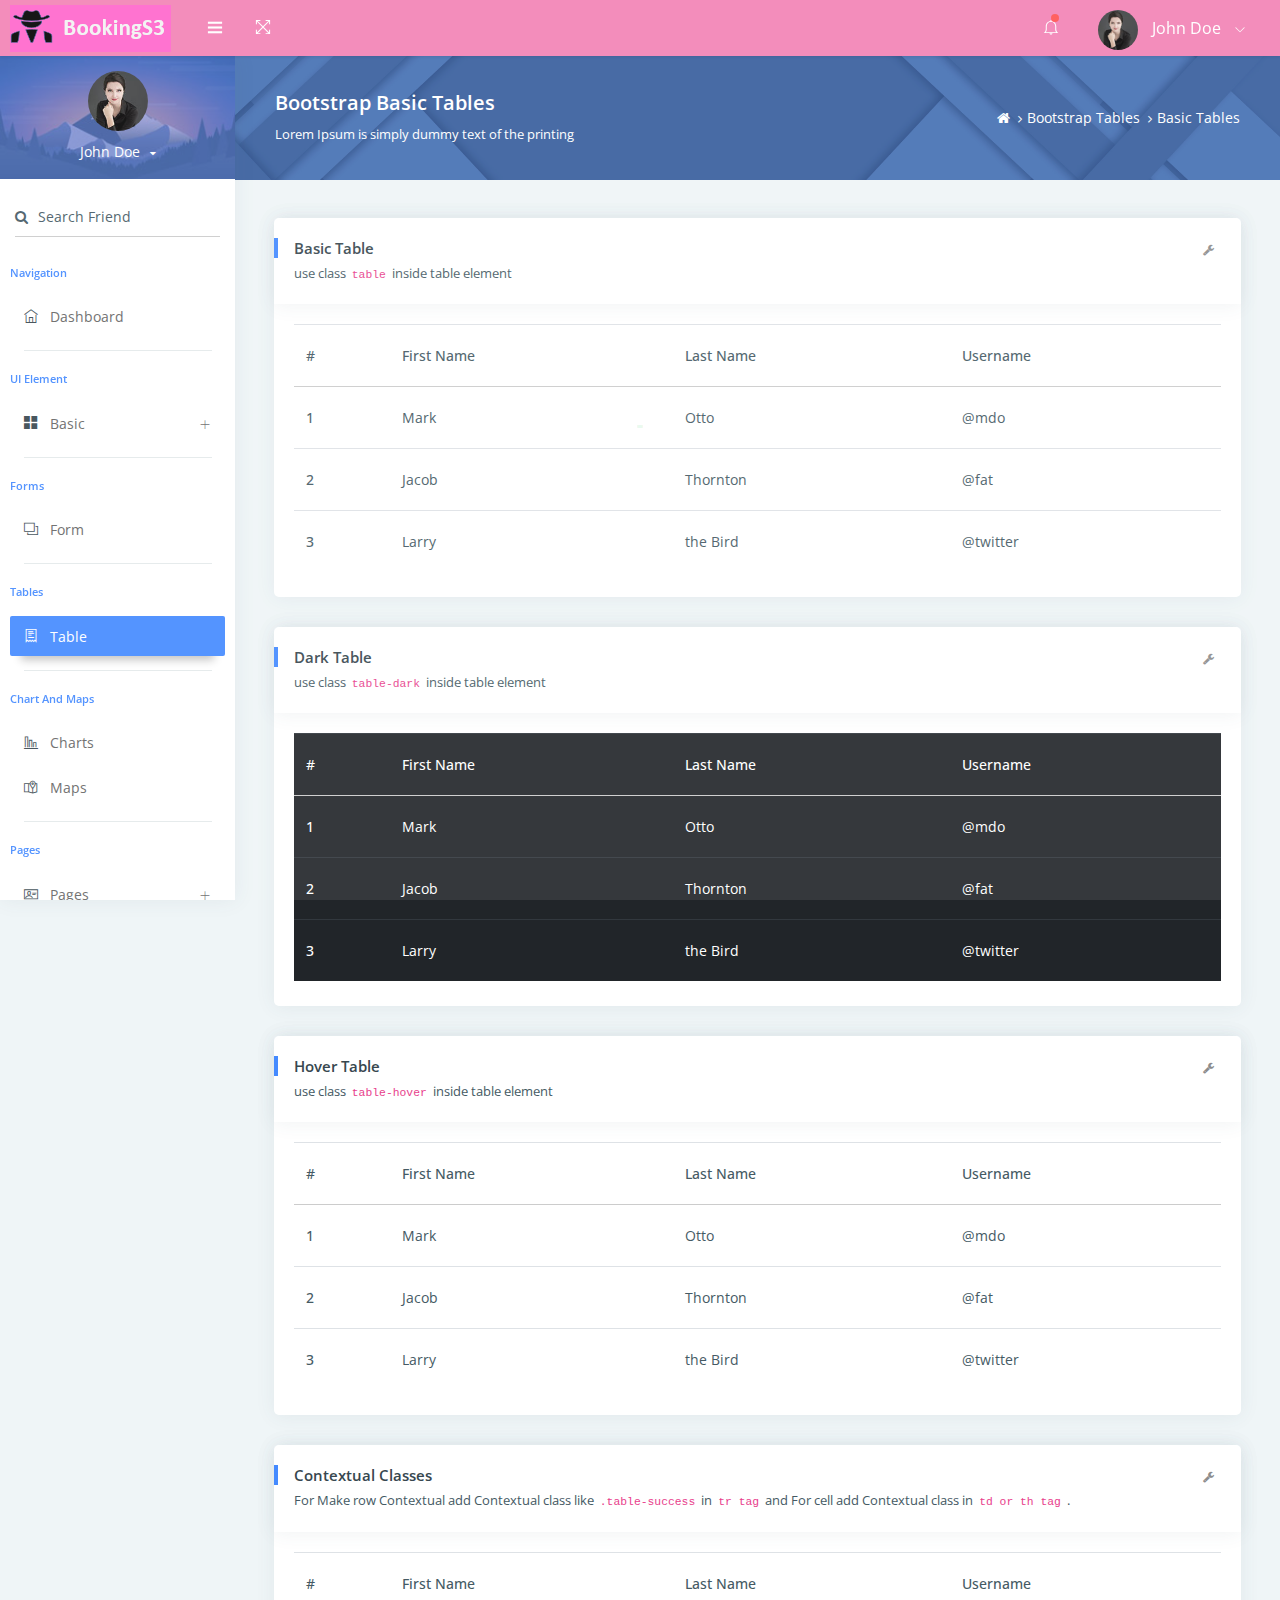
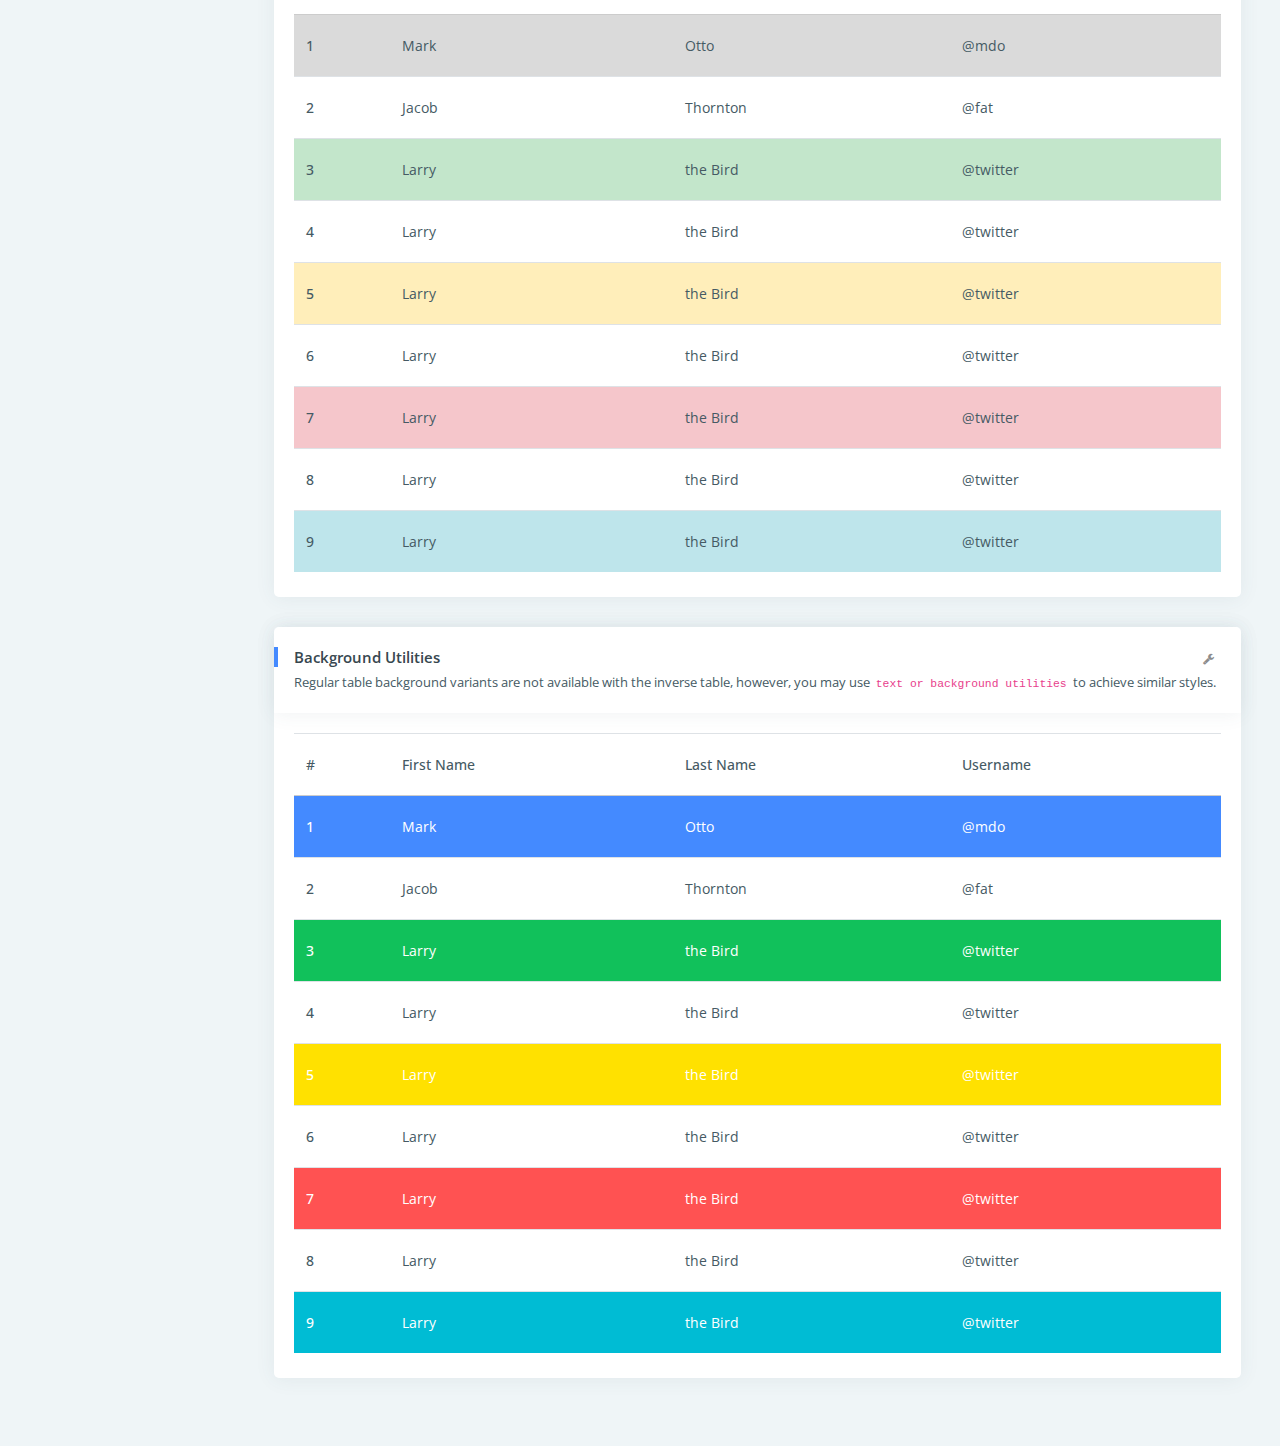
<file: bs-basic-table.html>
<!DOCTYPE html>
<html lang="en">

<head>
    <title>Material Able bootstrap admin template by Codedthemes</title>
    <!-- HTML5 Shim and Respond.js IE10 support of HTML5 elements and media queries -->
    <!-- WARNING: Respond.js doesn't work if you view the page via file:// -->
    <!--[if lt IE 10]>
      <script src="https://oss.maxcdn.com/libs/html5shiv/3.7.0/html5shiv.js"></script>
      <script src="https://oss.maxcdn.com/libs/respond.js/1.4.2/respond.min.js"></script>
      <![endif]-->
    <!-- Meta -->
    <meta charset="utf-8">
    <meta name="viewport" content="width=device-width, initial-scale=1.0, user-scalable=0, minimal-ui">
    <meta http-equiv="X-UA-Compatible" content="IE=edge" />

    <meta name="keywords" content="bootstrap, bootstrap admin template, admin theme, admin dashboard, dashboard template, admin template, responsive" />
    <meta name="author" content="Codedthemes" />
    <!-- Favicon icon -->
    <link rel="icon" href="assets/images/favicon.ico" type="image/x-icon">
    <link href="https://fonts.googleapis.com/css?family=Open+Sans:400,600,700" rel="stylesheet">
    <!-- waves.css -->
    <link rel="stylesheet" href="assets/pages/waves/css/waves.min.css" type="text/css" media="all">
    <!-- Required Fremwork -->
    <link rel="stylesheet" type="text/css" href="assets/css/bootstrap/css/bootstrap.min.css">
    <!-- waves.css -->
    <link rel="stylesheet" href="assets/pages/waves/css/waves.min.css" type="text/css" media="all">
    <!-- themify-icons line icon -->
    <link rel="stylesheet" type="text/css" href="assets/icon/themify-icons/themify-icons.css">
    <!-- Font Awesome -->
    <link rel="stylesheet" type="text/css" href="assets/icon/font-awesome/css/font-awesome.min.css">
    <!-- ico font -->
    <link rel="stylesheet" type="text/css" href="assets/icon/icofont/css/icofont.css">
    <!-- Style.css -->
    <link rel="stylesheet" type="text/css" href="assets/css/style.css">
    <link rel="stylesheet" type="text/css" href="assets/css/jquery.mCustomScrollbar.css">
</head>

<body>
    <!-- Pre-loader start -->
    <div class="theme-loader">
        <div class="loader-track">
            <div class="preloader-wrapper">
                <div class="spinner-layer spinner-blue">
                    <div class="circle-clipper left">
                        <div class="circle"></div>
                    </div>
                    <div class="gap-patch">
                        <div class="circle"></div>
                    </div>
                    <div class="circle-clipper right">
                        <div class="circle"></div>
                    </div>
                </div>
                <div class="spinner-layer spinner-red">
                    <div class="circle-clipper left">
                        <div class="circle"></div>
                    </div>
                    <div class="gap-patch">
                        <div class="circle"></div>
                    </div>
                    <div class="circle-clipper right">
                        <div class="circle"></div>
                    </div>
                </div>

                <div class="spinner-layer spinner-yellow">
                    <div class="circle-clipper left">
                        <div class="circle"></div>
                    </div>
                    <div class="gap-patch">
                        <div class="circle"></div>
                    </div>
                    <div class="circle-clipper right">
                        <div class="circle"></div>
                    </div>
                </div>

                <div class="spinner-layer spinner-green">
                    <div class="circle-clipper left">
                        <div class="circle"></div>
                    </div>
                    <div class="gap-patch">
                        <div class="circle"></div>
                    </div>
                    <div class="circle-clipper right">
                        <div class="circle"></div>
                    </div>
                </div>
            </div>
        </div>
    </div>
    <!-- Pre-loader end -->
    <div id="pcoded" class="pcoded">
        <div class="pcoded-overlay-box"></div>
        <div class="pcoded-container navbar-wrapper">
            <nav class="navbar header-navbar pcoded-header">
                <div class="navbar-wrapper">
                    <div class="navbar-logo">
                        <a class="mobile-menu waves-effect waves-light" id="mobile-collapse" href="#!">
                            <i class="ti-menu"></i>
                        </a>
                        <div class="mobile-search waves-effect waves-light">
                            <div class="header-search">
                                <div class="main-search morphsearch-search">
                                    <div class="input-group">
                                        <span class="input-group-prepend search-close"><i class="ti-close input-group-text"></i></span>
                                        <input type="text" class="form-control" placeholder="Enter Keyword">
                                        <span class="input-group-append search-btn"><i class="ti-search input-group-text"></i></span>
                                    </div>
                                </div>
                            </div>
                        </div>
                        <a href="index.html">
                            <img class="img-fluid" src="assets/images/logo.png" alt="Theme-Logo" />
                        </a>
                        <a class="mobile-options waves-effect waves-light">
                            <i class="ti-more"></i>
                        </a>
                    </div>
                    <div class="navbar-container container-fluid">
                        <ul class="nav-left">
                            <li>
                                <div class="sidebar_toggle"><a href="javascript:void(0)"><i class="ti-menu"></i></a></div>
                            </li>
                            <li>
                                <a href="#!" onclick="javascript:toggleFullScreen()" class="waves-effect waves-light">
                                    <i class="ti-fullscreen"></i>
                                </a>
                            </li>
                        </ul>
                        <ul class="nav-right">
                            <li class="header-notification">
                                <a href="#!" class="waves-effect waves-light">
                                    <i class="ti-bell"></i>
                                    <span class="badge bg-c-red"></span>
                                </a>
                                <ul class="show-notification">
                                    <li>
                                        <h6>Notifications</h6>
                                        <label class="label label-danger">New</label>
                                    </li>
                                    <li class="waves-effect waves-light">
                                        <div class="media">
                                            <img class="d-flex align-self-center img-radius" src="assets/images/avatar-2.jpg" alt="Generic placeholder image">
                                            <div class="media-body">
                                                <h5 class="notification-user">John Doe</h5>
                                                <p class="notification-msg">Lorem ipsum dolor sit amet, consectetuer elit.</p>
                                                <span class="notification-time">30 minutes ago</span>
                                            </div>
                                        </div>
                                    </li>
                                    <li class="waves-effect waves-light">
                                        <div class="media">
                                            <img class="d-flex align-self-center img-radius" src="assets/images/avatar-4.jpg" alt="Generic placeholder image">
                                            <div class="media-body">
                                                <h5 class="notification-user">Joseph William</h5>
                                                <p class="notification-msg">Lorem ipsum dolor sit amet, consectetuer elit.</p>
                                                <span class="notification-time">30 minutes ago</span>
                                            </div>
                                        </div>
                                    </li>
                                    <li class="waves-effect waves-light">
                                        <div class="media">
                                            <img class="d-flex align-self-center img-radius" src="assets/images/avatar-3.jpg" alt="Generic placeholder image">
                                            <div class="media-body">
                                                <h5 class="notification-user">Sara Soudein</h5>
                                                <p class="notification-msg">Lorem ipsum dolor sit amet, consectetuer elit.</p>
                                                <span class="notification-time">30 minutes ago</span>
                                            </div>
                                        </div>
                                    </li>
                                </ul>
                            </li>
                            <li class="user-profile header-notification">
                                <a href="#!" class="waves-effect waves-light">
                                    <img src="assets/images/avatar-4.jpg" class="img-radius" alt="User-Profile-Image">
                                    <span>John Doe</span>
                                    <i class="ti-angle-down"></i>
                                </a>
                                <ul class="show-notification profile-notification">
                                    <li class="waves-effect waves-light">
                                        <a href="#!">
                                            <i class="ti-settings"></i> Settings
                                        </a>
                                    </li>
                                    <li class="waves-effect waves-light">
                                        <a href="user-profile.html">
                                            <i class="ti-user"></i> Profile
                                        </a>
                                    </li>
                                    <li class="waves-effect waves-light">
                                        <a href="email-inbox.html">
                                            <i class="ti-email"></i> My Messages
                                        </a>
                                    </li>
                                    <li class="waves-effect waves-light">
                                        <a href="auth-lock-screen.html">
                                            <i class="ti-lock"></i> Lock Screen
                                        </a>
                                    </li>
                                    <li class="waves-effect waves-light">
                                        <a href="auth-normal-sign-in.html">
                                            <i class="ti-layout-sidebar-left"></i> Logout
                                        </a>
                                    </li>
                                </ul>
                            </li>
                        </ul>
                    </div>
                </div>
            </nav>

            <div class="pcoded-main-container">
                <div class="pcoded-wrapper">
                    <nav class="pcoded-navbar">
                        <div class="sidebar_toggle"><a href="#"><i class="icon-close icons"></i></a></div>
                        <div class="pcoded-inner-navbar main-menu">
                            <div class="">
                                <div class="main-menu-header">
                                    <img class="img-80 img-radius" src="assets/images/avatar-4.jpg" alt="User-Profile-Image">
                                    <div class="user-details">
                                        <span id="more-details">John Doe<i class="fa fa-caret-down"></i></span>
                                    </div>
                                </div>
                                <div class="main-menu-content">
                                    <ul>
                                        <li class="more-details">
                                            <a href="user-profile.html"><i class="ti-user"></i>View Profile</a>
                                            <a href="#!"><i class="ti-settings"></i>Settings</a>
                                            <a href="auth-normal-sign-in.html"><i class="ti-layout-sidebar-left"></i>Logout</a>
                                        </li>
                                    </ul>
                                </div>
                            </div>
                            <div class="p-15 p-b-0">
                                <form class="form-material">
                                    <div class="form-group form-primary">
                                        <input type="text" name="footer-email" class="form-control">
                                        <span class="form-bar"></span>
                                        <label class="float-label"><i class="fa fa-search m-r-10"></i>Search Friend</label>
                                    </div>
                                </form>
                            </div>
                            <div class="pcoded-navigation-label">Navigation</div>
                            <ul class="pcoded-item pcoded-left-item">
                                <li class="">
                                    <a href="index.html" class="waves-effect waves-dark">
                                        <span class="pcoded-micon"><i class="ti-home"></i><b>D</b></span>
                                        <span class="pcoded-mtext">Dashboard</span>
                                        <span class="pcoded-mcaret"></span>
                                    </a>
                                </li>
                            </ul>
                            <div class="pcoded-navigation-label">UI Element</div>
                            <ul class="pcoded-item pcoded-left-item">
                                <li class="pcoded-hasmenu">
                                    <a href="javascript:void(0)" class="waves-effect waves-dark">
                                        <span class="pcoded-micon"><i class="ti-layout-grid2-alt"></i><b>BC</b></span>
                                        <span class="pcoded-mtext">Basic</span>
                                        <span class="pcoded-mcaret"></span>
                                    </a>
                                    <ul class="pcoded-submenu">
                                        <li class=" ">
                                            <a href="breadcrumb.html" class="waves-effect waves-dark">
                                                <span class="pcoded-micon"><i class="ti-angle-right"></i></span>
                                                <span class="pcoded-mtext">Breadcrumbs</span>
                                                <span class="pcoded-mcaret"></span>
                                            </a>
                                        </li>
                                        <li class=" ">
                                            <a href="button.html" class="waves-effect waves-dark">
                                                <span class="pcoded-micon"><i class="ti-angle-right"></i></span>
                                                <span class="pcoded-mtext">Button</span>
                                                <span class="pcoded-mcaret"></span>
                                            </a>
                                        </li>
                                        <li class="">
                                            <a href="accordion.html" class="waves-effect waves-dark">
                                                <span class="pcoded-micon"><i class="ti-angle-right"></i></span>
                                                <span class="pcoded-mtext">Accordion</span>
                                                <span class="pcoded-mcaret"></span>
                                            </a>
                                        </li>
                                        <li class=" ">
                                            <a href="tabs.html" class="waves-effect waves-dark">
                                                <span class="pcoded-micon"><i class="ti-angle-right"></i></span>
                                                <span class="pcoded-mtext">Tabs</span>
                                                <span class="pcoded-mcaret"></span>
                                            </a>
                                        </li>
                                        <li class=" ">
                                            <a href="color.html" class="waves-effect waves-dark">
                                                <span class="pcoded-micon"><i class="ti-angle-right"></i></span>
                                                <span class="pcoded-mtext">Color</span>
                                                <span class="pcoded-mcaret"></span>
                                            </a>
                                        </li>
                                        <li class=" ">
                                            <a href="label-badge.html" class="waves-effect waves-dark">
                                                <span class="pcoded-micon"><i class="ti-angle-right"></i></span>
                                                <span class="pcoded-mtext">Label Badge</span>
                                                <span class="pcoded-mcaret"></span>
                                            </a>
                                        </li>
                                        <li class=" ">
                                            <a href="tooltip.html" class="waves-effect waves-dark">
                                                <span class="pcoded-micon"><i class="ti-angle-right"></i></span>
                                                <span class="pcoded-mtext">Tooltip And Popover</span>
                                                <span class="pcoded-mcaret"></span>
                                            </a>
                                        </li>
                                        <li class=" ">
                                            <a href="typography.html" class="waves-effect waves-dark">
                                                <span class="pcoded-micon"><i class="ti-angle-right"></i></span>
                                                <span class="pcoded-mtext">Typography</span>
                                                <span class="pcoded-mcaret"></span>
                                            </a>
                                        </li>
                                        <li class=" ">
                                            <a href="notification.html" class="waves-effect waves-dark">
                                                <span class="pcoded-micon"><i class="ti-angle-right"></i></span>
                                                <span class="pcoded-mtext">Notifications</span>
                                                <span class="pcoded-mcaret"></span>
                                            </a>
                                        </li>
                                    </ul>
                                </li>
                            </ul>
                            <div class="pcoded-navigation-label">Forms</div>
                            <ul class="pcoded-item pcoded-left-item">
                                <li class="">
                                    <a href="form-elements-component.html" class="waves-effect waves-dark">
                                        <span class="pcoded-micon"><i class="ti-layers"></i><b>FC</b></span>
                                        <span class="pcoded-mtext">Form</span>
                                        <span class="pcoded-mcaret"></span>
                                    </a>
                                </li>
                            </ul>
                            <div class="pcoded-navigation-label">Tables</div>
                            <ul class="pcoded-item pcoded-left-item">
                                <li class="active">
                                    <a href="bs-basic-table.html" class="waves-effect waves-dark">
                                        <span class="pcoded-micon"><i class="ti-receipt"></i><b>B</b></span>
                                        <span class="pcoded-mtext">Table</span>
                                        <span class="pcoded-mcaret"></span>
                                    </a>
                                </li>
                            </ul>
                            <div class="pcoded-navigation-label">Chart And Maps</div>
                            <ul class="pcoded-item pcoded-left-item">
                                <li class="">
                                    <a href="chart-morris.html" class="waves-effect waves-dark">
                                        <span class="pcoded-micon"><i class="ti-bar-chart-alt"></i><b>C</b></span>
                                        <span class="pcoded-mtext">Charts</span>
                                        <span class="pcoded-mcaret"></span>
                                    </a>
                                </li>
                                <li class="">
                                    <a href="map-google.html" class="waves-effect waves-dark">
                                        <span class="pcoded-micon"><i class="ti-map-alt"></i><b>M</b></span>
                                        <span class="pcoded-mtext">Maps</span>
                                        <span class="pcoded-mcaret"></span>
                                    </a>
                                </li>
                            </ul>
                            <div class="pcoded-navigation-label">Pages</div>
                            <ul class="pcoded-item pcoded-left-item">
                                <li class="pcoded-hasmenu ">
                                    <a href="javascript:void(0)" class="waves-effect waves-dark">
                                        <span class="pcoded-micon"><i class="ti-id-badge"></i><b>A</b></span>
                                        <span class="pcoded-mtext">Pages</span>
                                        <span class="pcoded-mcaret"></span>
                                    </a>
                                    <ul class="pcoded-submenu">
                                        <li class="">
                                            <a href="auth-normal-sign-in.html" class="waves-effect waves-dark">
                                                <span class="pcoded-micon"><i class="ti-angle-right"></i></span>
                                                <span class="pcoded-mtext">Login</span>
                                                <span class="pcoded-mcaret"></span>
                                            </a>
                                        </li>
                                        <li class="">
                                            <a href="auth-sign-up.html" class="waves-effect waves-dark">
                                                <span class="pcoded-micon"><i class="ti-angle-right"></i></span>
                                                <span class="pcoded-mtext">Registration</span>
                                                <span class="pcoded-mcaret"></span>
                                            </a>
                                        </li>
                                        <li class="">
                                            <a href="sample-page.html" class="waves-effect waves-dark">
                                                <span class="pcoded-micon"><i class="ti-layout-sidebar-left"></i><b>S</b></span>
                                                <span class="pcoded-mtext">Sample Page</span>
                                                <span class="pcoded-mcaret"></span>
                                            </a>
                                        </li>
                                    </ul>
                                </li>
                            </ul>
                        </div>
                    </nav>
                    <div class="pcoded-content">
                        <!-- Page-header start -->
                        <div class="page-header">
                            <div class="page-block">
                                <div class="row align-items-center">
                                    <div class="col-md-8">
                                        <div class="page-header-title">
                                            <h5 class="m-b-10">Bootstrap Basic Tables</h5>
                                            <p class="m-b-0">Lorem Ipsum is simply dummy text of the printing</p>
                                        </div>
                                    </div>
                                    <div class="col-md-4">
                                        <ul class="breadcrumb">
                                            <li class="breadcrumb-item">
                                                <a href="index.html"> <i class="fa fa-home"></i> </a>
                                            </li>
                                            <li class="breadcrumb-item"><a href="#!">Bootstrap Tables</a>
                                            </li>
                                            <li class="breadcrumb-item"><a href="#!">Basic Tables</a>
                                            </li>
                                        </ul>
                                    </div>
                                </div>
                            </div>
                        </div>
                        <!-- Page-header end -->
                        <div class="pcoded-inner-content">
                            <!-- Main-body start -->
                            <div class="main-body">
                                <div class="page-wrapper">
                                    <!-- Page-body start -->
                                    <div class="page-body">
                                        <!-- Basic table card start -->
                                        <div class="card">
                                            <div class="card-header">
                                                <h5>Basic Table</h5>
                                                <span>use class <code>table</code> inside table element</span>
                                                <div class="card-header-right">
                                                    <ul class="list-unstyled card-option">
                                                        <li><i class="fa fa fa-wrench open-card-option"></i></li>
                                                        <li><i class="fa fa-window-maximize full-card"></i></li>
                                                        <li><i class="fa fa-minus minimize-card"></i></li>
                                                        <li><i class="fa fa-refresh reload-card"></i></li>
                                                        <li><i class="fa fa-trash close-card"></i></li>
                                                    </ul>
                                                </div>
                                            </div>
                                            <div class="card-block table-border-style">
                                                <div class="table-responsive">
                                                    <table class="table">
                                                        <thead>
                                                            <tr>
                                                                <th>#</th>
                                                                <th>First Name</th>
                                                                <th>Last Name</th>
                                                                <th>Username</th>
                                                            </tr>
                                                        </thead>
                                                        <tbody>
                                                            <tr>
                                                                <th scope="row">1</th>
                                                                <td>Mark</td>
                                                                <td>Otto</td>
                                                                <td>@mdo</td>
                                                            </tr>
                                                            <tr>
                                                                <th scope="row">2</th>
                                                                <td>Jacob</td>
                                                                <td>Thornton</td>
                                                                <td>@fat</td>
                                                            </tr>
                                                            <tr>
                                                                <th scope="row">3</th>
                                                                <td>Larry</td>
                                                                <td>the Bird</td>
                                                                <td>@twitter</td>
                                                            </tr>
                                                        </tbody>
                                                    </table>
                                                </div>
                                            </div>
                                        </div>
                                        <!-- Basic table card end -->
                                        <!-- Inverse table card start -->
                                        <div class="card">
                                            <div class="card-header">
                                                <h5>Dark Table</h5>
                                                <span>use class <code>table-dark</code> inside table element</span>
                                                <div class="card-header-right">
                                                    <ul class="list-unstyled card-option">
                                                        <li><i class="fa fa fa-wrench open-card-option"></i></li>
                                                        <li><i class="fa fa-window-maximize full-card"></i></li>
                                                        <li><i class="fa fa-minus minimize-card"></i></li>
                                                        <li><i class="fa fa-refresh reload-card"></i></li>
                                                        <li><i class="fa fa-trash close-card"></i></li>
                                                    </ul>
                                                </div>
                                            </div>
                                            <div class="card-block table-border-style">
                                                <div class="table-responsive">
                                                    <table class="table table-dark">
                                                        <thead>
                                                            <tr>
                                                                <th>#</th>
                                                                <th>First Name</th>
                                                                <th>Last Name</th>
                                                                <th>Username</th>
                                                            </tr>
                                                        </thead>
                                                        <tbody>
                                                            <tr>
                                                                <th scope="row">1</th>
                                                                <td>Mark</td>
                                                                <td>Otto</td>
                                                                <td>@mdo</td>
                                                            </tr>
                                                            <tr>
                                                                <th scope="row">2</th>
                                                                <td>Jacob</td>
                                                                <td>Thornton</td>
                                                                <td>@fat</td>
                                                            </tr>
                                                            <tr>
                                                                <th scope="row">3</th>
                                                                <td>Larry</td>
                                                                <td>the Bird</td>
                                                                <td>@twitter</td>
                                                            </tr>
                                                        </tbody>
                                                    </table>
                                                </div>
                                            </div>
                                        </div>
                                        <!-- Inverse table card end -->
                                        <!-- Hover table card start -->
                                        <div class="card">
                                            <div class="card-header">
                                                <h5>Hover Table</h5>
                                                <span>use class <code>table-hover</code> inside table element</span>
                                                <div class="card-header-right">
                                                    <ul class="list-unstyled card-option">
                                                        <li><i class="fa fa fa-wrench open-card-option"></i></li>
                                                        <li><i class="fa fa-window-maximize full-card"></i></li>
                                                        <li><i class="fa fa-minus minimize-card"></i></li>
                                                        <li><i class="fa fa-refresh reload-card"></i></li>
                                                        <li><i class="fa fa-trash close-card"></i></li>
                                                    </ul>
                                                </div>
                                            </div>
                                            <div class="card-block table-border-style">
                                                <div class="table-responsive">
                                                    <table class="table table-hover">
                                                        <thead>
                                                            <tr>
                                                                <th>#</th>
                                                                <th>First Name</th>
                                                                <th>Last Name</th>
                                                                <th>Username</th>
                                                            </tr>
                                                        </thead>
                                                        <tbody>
                                                            <tr>
                                                                <th scope="row">1</th>
                                                                <td>Mark</td>
                                                                <td>Otto</td>
                                                                <td>@mdo</td>
                                                            </tr>
                                                            <tr>
                                                                <th scope="row">2</th>
                                                                <td>Jacob</td>
                                                                <td>Thornton</td>
                                                                <td>@fat</td>
                                                            </tr>
                                                            <tr>
                                                                <th scope="row">3</th>
                                                                <td>Larry</td>
                                                                <td>the Bird</td>
                                                                <td>@twitter</td>
                                                            </tr>
                                                        </tbody>
                                                    </table>
                                                </div>
                                            </div>
                                        </div>
                                        <!-- Hover table card end -->
                                        <!-- Contextual classes table starts -->
                                        <div class="card">
                                            <div class="card-header">
                                                <h5>Contextual Classes</h5>
                                                <span>For Make row Contextual add Contextual class like <code>.table-success</code> in <code> tr tag</code> and For cell add Contextual class in <code> td or th tag</code> . </span>
                                                <div class="card-header-right">
                                                    <ul class="list-unstyled card-option">
                                                        <li><i class="fa fa fa-wrench open-card-option"></i></li>
                                                        <li><i class="fa fa-window-maximize full-card"></i></li>
                                                        <li><i class="fa fa-minus minimize-card"></i></li>
                                                        <li><i class="fa fa-refresh reload-card"></i></li>
                                                        <li><i class="fa fa-trash close-card"></i></li>
                                                    </ul>
                                                </div>
                                            </div>
                                            <div class="card-block table-border-style">
                                                <div class="table-responsive">
                                                    <table class="table">
                                                        <thead>
                                                            <tr>
                                                                <th>#</th>
                                                                <th>First Name</th>
                                                                <th>Last Name</th>
                                                                <th>Username</th>
                                                            </tr>
                                                        </thead>
                                                        <tbody>
                                                            <tr class="table-active">
                                                                <th scope="row">1</th>
                                                                <td>Mark</td>
                                                                <td>Otto</td>
                                                                <td>@mdo</td>
                                                            </tr>
                                                            <tr>
                                                                <th scope="row">2</th>
                                                                <td>Jacob</td>
                                                                <td>Thornton</td>
                                                                <td>@fat</td>
                                                            </tr>
                                                            <tr class="table-success">
                                                                <th scope="row">3</th>
                                                                <td>Larry</td>
                                                                <td>the Bird</td>
                                                                <td>@twitter</td>
                                                            </tr>
                                                            <tr>
                                                                <th scope="row">4</th>
                                                                <td>Larry</td>
                                                                <td>the Bird</td>
                                                                <td>@twitter</td>
                                                            </tr>
                                                            <tr class="table-warning">
                                                                <th scope="row">5</th>
                                                                <td>Larry</td>
                                                                <td>the Bird</td>
                                                                <td>@twitter</td>
                                                            </tr>
                                                            <tr>
                                                                <th scope="row">6</th>
                                                                <td>Larry</td>
                                                                <td>the Bird</td>
                                                                <td>@twitter</td>
                                                            </tr>
                                                            <tr class="table-danger">
                                                                <th scope="row">7</th>
                                                                <td>Larry</td>
                                                                <td>the Bird</td>
                                                                <td>@twitter</td>
                                                            </tr>
                                                            <tr>
                                                                <th scope="row">8</th>
                                                                <td>Larry</td>
                                                                <td>the Bird</td>
                                                                <td>@twitter</td>
                                                            </tr>
                                                            <tr class="table-info">
                                                                <th scope="row">9</th>
                                                                <td>Larry</td>
                                                                <td>the Bird</td>
                                                                <td>@twitter</td>
                                                            </tr>
                                                        </tbody>
                                                    </table>
                                                </div>
                                            </div>
                                        </div>
                                        <!-- Contextual classes table ends -->
                                        <!-- Background Utilities table start -->
                                        <div class="card">
                                            <div class="card-header">
                                                <h5>Background Utilities</h5>
                                                <span>Regular table background variants are not available with the inverse table, however, you may use <code>text or background utilities</code> to achieve similar styles.</span>
                                                <div class="card-header-right">
                                                    <ul class="list-unstyled card-option">
                                                        <li><i class="fa fa fa-wrench open-card-option"></i></li>
                                                        <li><i class="fa fa-window-maximize full-card"></i></li>
                                                        <li><i class="fa fa-minus minimize-card"></i></li>
                                                        <li><i class="fa fa-refresh reload-card"></i></li>
                                                        <li><i class="fa fa-trash close-card"></i></li>
                                                    </ul>
                                                </div>
                                            </div>
                                            <div class="card-block table-border-style">
                                                <div class="table-responsive">
                                                    <table class="table table-inverse">
                                                        <thead>
                                                            <tr>
                                                                <th>#</th>
                                                                <th>First Name</th>
                                                                <th>Last Name</th>
                                                                <th>Username</th>
                                                            </tr>
                                                        </thead>
                                                        <tbody>
                                                            <tr class="bg-primary">
                                                                <th scope="row">1</th>
                                                                <td>Mark</td>
                                                                <td>Otto</td>
                                                                <td>@mdo</td>
                                                            </tr>
                                                            <tr>
                                                                <th scope="row">2</th>
                                                                <td>Jacob</td>
                                                                <td>Thornton</td>
                                                                <td>@fat</td>
                                                            </tr>
                                                            <tr class="bg-success">
                                                                <th scope="row">3</th>
                                                                <td>Larry</td>
                                                                <td>the Bird</td>
                                                                <td>@twitter</td>
                                                            </tr>
                                                            <tr>
                                                                <th scope="row">4</th>
                                                                <td>Larry</td>
                                                                <td>the Bird</td>
                                                                <td>@twitter</td>
                                                            </tr>
                                                            <tr class="bg-warning">
                                                                <th scope="row">5</th>
                                                                <td>Larry</td>
                                                                <td>the Bird</td>
                                                                <td>@twitter</td>
                                                            </tr>
                                                            <tr>
                                                                <th scope="row">6</th>
                                                                <td>Larry</td>
                                                                <td>the Bird</td>
                                                                <td>@twitter</td>
                                                            </tr>
                                                            <tr class="bg-danger">
                                                                <th scope="row">7</th>
                                                                <td>Larry</td>
                                                                <td>the Bird</td>
                                                                <td>@twitter</td>
                                                            </tr>
                                                            <tr>
                                                                <th scope="row">8</th>
                                                                <td>Larry</td>
                                                                <td>the Bird</td>
                                                                <td>@twitter</td>
                                                            </tr>
                                                            <tr class="bg-info">
                                                                <th scope="row">9</th>
                                                                <td>Larry</td>
                                                                <td>the Bird</td>
                                                                <td>@twitter</td>
                                                            </tr>
                                                        </tbody>
                                                    </table>
                                                </div>
                                            </div>
                                        </div>
                                        <!-- Background Utilities table end -->
                                    </div>
                                    <!-- Page-body end -->
                                </div>
                            </div>
                            <!-- Main-body end -->

                            <div id="styleSelector">

                            </div>
                        </div>
                    </div>
                </div>
            </div>
        </div>
    </div>

    <!-- Warning Section Starts -->
    <!-- Older IE warning message -->
    <!--[if lt IE 10]>
    <div class="ie-warning">
        <h1>Warning!!</h1>
        <p>You are using an outdated version of Internet Explorer, please upgrade <br/>to any of the following web browsers to access this website.</p>
        <div class="iew-container">
            <ul class="iew-download">
                <li>
                    <a href="http://www.google.com/chrome/">
                        <img src="assets/images/browser/chrome.png" alt="Chrome">
                        <div>Chrome</div>
                    </a>
                </li>
                <li>
                    <a href="https://www.mozilla.org/en-US/firefox/new/">
                        <img src="assets/images/browser/firefox.png" alt="Firefox">
                        <div>Firefox</div>
                    </a>
                </li>
                <li>
                    <a href="http://www.opera.com">
                        <img src="assets/images/browser/opera.png" alt="Opera">
                        <div>Opera</div>
                    </a>
                </li>
                <li>
                    <a href="https://www.apple.com/safari/">
                        <img src="assets/images/browser/safari.png" alt="Safari">
                        <div>Safari</div>
                    </a>
                </li>
                <li>
                    <a href="http://windows.microsoft.com/en-us/internet-explorer/download-ie">
                        <img src="assets/images/browser/ie.png" alt="">
                        <div>IE (9 & above)</div>
                    </a>
                </li>
            </ul>
        </div>
        <p>Sorry for the inconvenience!</p>
    </div>
    <![endif]-->
    <!-- Warning Section Ends -->
    <!-- Required Jquery -->
    <script type="text/javascript" src="assets/js/jquery/jquery.min.js "></script>
    <script type="text/javascript" src="assets/js/jquery-ui/jquery-ui.min.js "></script>
    <script type="text/javascript" src="assets/js/popper.js/popper.min.js"></script>
    <script type="text/javascript" src="assets/js/bootstrap/js/bootstrap.min.js "></script>
    <!-- waves js -->
    <script src="assets/pages/waves/js/waves.min.js"></script>
    <!-- jquery slimscroll js -->
    <script type="text/javascript" src="assets/js/jquery-slimscroll/jquery.slimscroll.js"></script>
    <!-- Custom js -->
    <script src="assets/js/pcoded.min.js"></script>
    <script src="assets/js/vertical/vertical-layout.min.js"></script>
    <script src="assets/js/jquery.mCustomScrollbar.concat.min.js"></script>
    <script type="text/javascript" src="assets/js/script.js"></script>
</body>

</html>
</file>
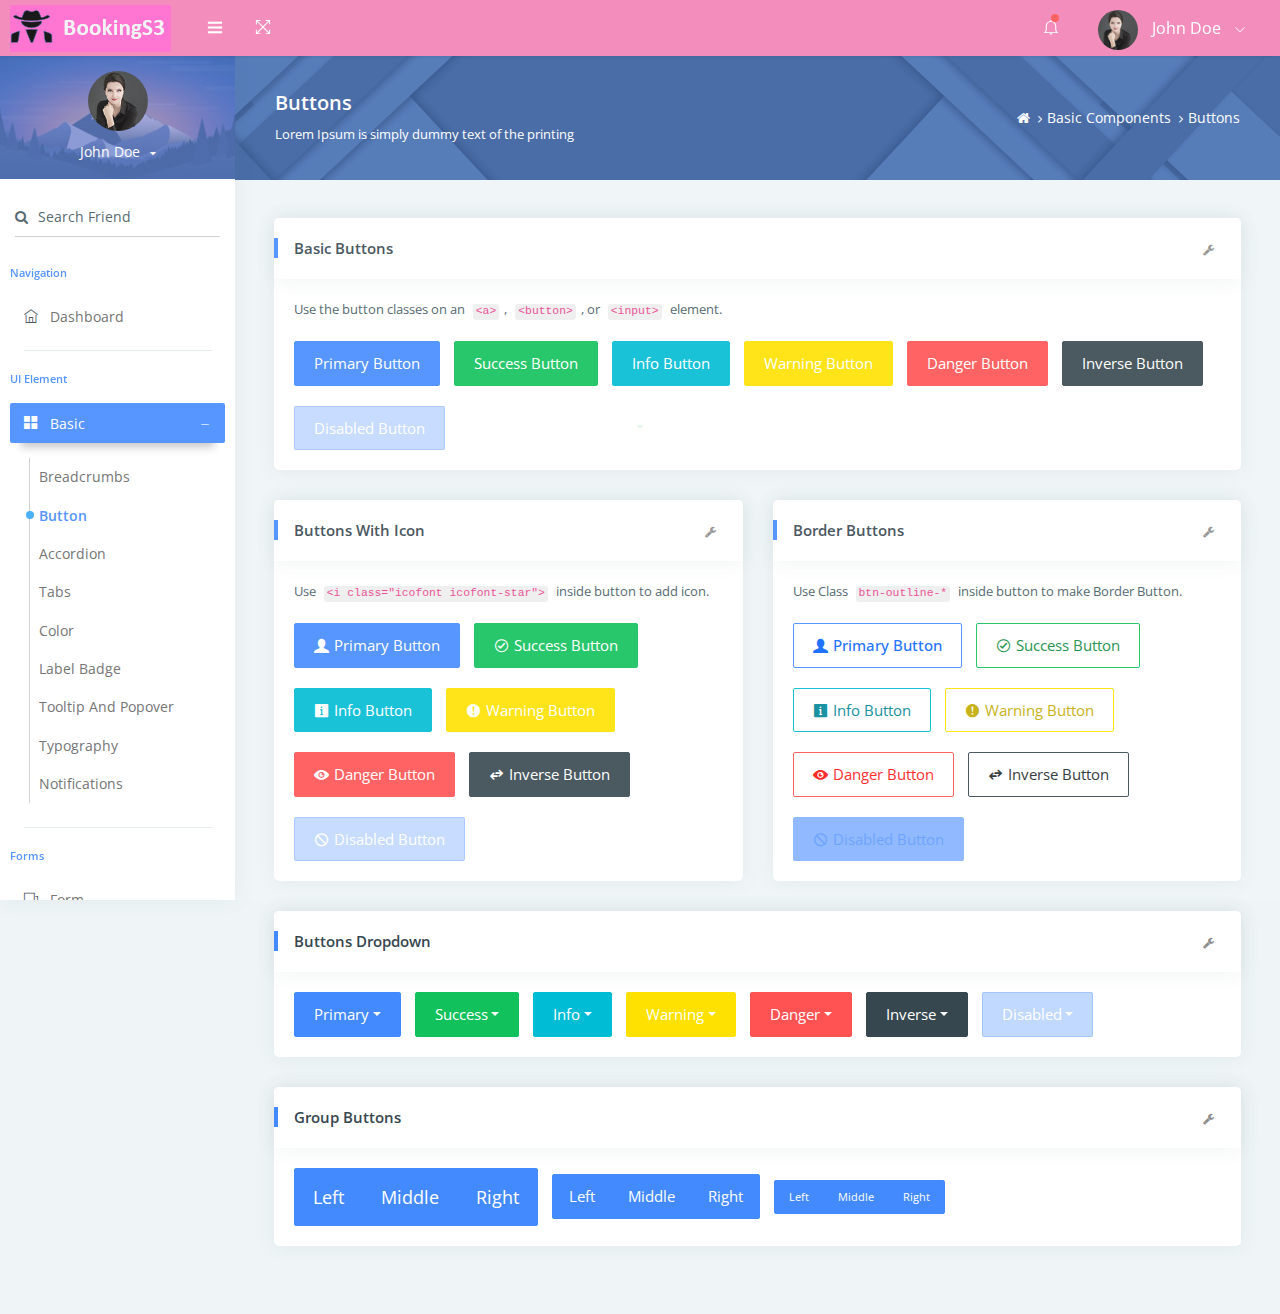
<file: button.html>
<!DOCTYPE html>
<html lang="en">

<head>
    <title>Material Able bootstrap admin template by Codedthemes</title>
    <!-- HTML5 Shim and Respond.js IE10 support of HTML5 elements and media queries -->
    <!-- WARNING: Respond.js doesn't work if you view the page via file:// -->
    <!--[if lt IE 10]>
      <script src="https://oss.maxcdn.com/libs/html5shiv/3.7.0/html5shiv.js"></script>
      <script src="https://oss.maxcdn.com/libs/respond.js/1.4.2/respond.min.js"></script>
      <![endif]-->
    <!-- Meta -->
    <meta charset="utf-8">
    <meta name="viewport" content="width=device-width, initial-scale=1.0, user-scalable=0, minimal-ui">
    <meta http-equiv="X-UA-Compatible" content="IE=edge" />

    <meta name="keywords" content="bootstrap, bootstrap admin template, admin theme, admin dashboard, dashboard template, admin template, responsive" />
    <meta name="author" content="Codedthemes" />
    <!-- Favicon icon -->
    <link rel="icon" href="assets/images/favicon.ico" type="image/x-icon">
    <!-- Google font-->
    <link href="https://fonts.googleapis.com/css?family=Open+Sans:400,600,700" rel="stylesheet">
    <!-- waves.css -->
    <link rel="stylesheet" href="assets/pages/waves/css/waves.min.css" type="text/css" media="all">
    <!-- Required Fremwork -->
    <link rel="stylesheet" type="text/css" href="assets/css/bootstrap/css/bootstrap.min.css">
    <!-- themify-icons line icon -->
    <link rel="stylesheet" type="text/css" href="assets/icon/themify-icons/themify-icons.css">
    <!-- ico font -->
    <link rel="stylesheet" type="text/css" href="assets/icon/icofont/css/icofont.css">
    <!-- Font Awesome -->
    <link rel="stylesheet" type="text/css" href="assets/icon/font-awesome/css/font-awesome.min.css">
    <!-- Style.css -->
    <link rel="stylesheet" type="text/css" href="assets/css/style.css">
    <link rel="stylesheet" type="text/css" href="assets/css/jquery.mCustomScrollbar.css">
</head>

<body>
    <!-- Pre-loader start -->
    <div class="theme-loader">
        <div class="loader-track">
            <div class="preloader-wrapper">
                <div class="spinner-layer spinner-blue">
                    <div class="circle-clipper left">
                        <div class="circle"></div>
                    </div>
                    <div class="gap-patch">
                        <div class="circle"></div>
                    </div>
                    <div class="circle-clipper right">
                        <div class="circle"></div>
                    </div>
                </div>
                <div class="spinner-layer spinner-red">
                    <div class="circle-clipper left">
                        <div class="circle"></div>
                    </div>
                    <div class="gap-patch">
                        <div class="circle"></div>
                    </div>
                    <div class="circle-clipper right">
                        <div class="circle"></div>
                    </div>
                </div>

                <div class="spinner-layer spinner-yellow">
                    <div class="circle-clipper left">
                        <div class="circle"></div>
                    </div>
                    <div class="gap-patch">
                        <div class="circle"></div>
                    </div>
                    <div class="circle-clipper right">
                        <div class="circle"></div>
                    </div>
                </div>

                <div class="spinner-layer spinner-green">
                    <div class="circle-clipper left">
                        <div class="circle"></div>
                    </div>
                    <div class="gap-patch">
                        <div class="circle"></div>
                    </div>
                    <div class="circle-clipper right">
                        <div class="circle"></div>
                    </div>
                </div>
            </div>
        </div>
    </div>
    <!-- Pre-loader end -->
    <div id="pcoded" class="pcoded">
        <div class="pcoded-overlay-box"></div>
        <div class="pcoded-container navbar-wrapper">
            <nav class="navbar header-navbar pcoded-header">
                <div class="navbar-wrapper">
                    <div class="navbar-logo">
                        <a class="mobile-menu waves-effect waves-light" id="mobile-collapse" href="#!">
                            <i class="ti-menu"></i>
                        </a>
                        <div class="mobile-search waves-effect waves-light">
                            <div class="header-search">
                                <div class="main-search morphsearch-search">
                                    <div class="input-group">
                                        <span class="input-group-prepend search-close"><i class="ti-close input-group-text"></i></span>
                                        <input type="text" class="form-control" placeholder="Enter Keyword">
                                        <span class="input-group-append search-btn"><i class="ti-search input-group-text"></i></span>
                                    </div>
                                </div>
                            </div>
                        </div>
                        <a href="index.html">
                            <img class="img-fluid" src="assets/images/logo.png" alt="Theme-Logo" />
                        </a>
                        <a class="mobile-options waves-effect waves-light">
                            <i class="ti-more"></i>
                        </a>
                    </div>
                    <div class="navbar-container container-fluid">
                        <ul class="nav-left">
                            <li>
                                <div class="sidebar_toggle"><a href="javascript:void(0)"><i class="ti-menu"></i></a></div>
                            </li>
                            <li>
                                <a href="#!" onclick="javascript:toggleFullScreen()" class="waves-effect waves-light">
                                    <i class="ti-fullscreen"></i>
                                </a>
                            </li>
                        </ul>
                        <ul class="nav-right">
                            <li class="header-notification">
                                <a href="#!" class="waves-effect waves-light">
                                    <i class="ti-bell"></i>
                                    <span class="badge bg-c-red"></span>
                                </a>
                                <ul class="show-notification">
                                    <li>
                                        <h6>Notifications</h6>
                                        <label class="label label-danger">New</label>
                                    </li>
                                    <li class="waves-effect waves-light">
                                        <div class="media">
                                            <img class="d-flex align-self-center img-radius" src="assets/images/avatar-2.jpg" alt="Generic placeholder image">
                                            <div class="media-body">
                                                <h5 class="notification-user">John Doe</h5>
                                                <p class="notification-msg">Lorem ipsum dolor sit amet, consectetuer elit.</p>
                                                <span class="notification-time">30 minutes ago</span>
                                            </div>
                                        </div>
                                    </li>
                                    <li class="waves-effect waves-light">
                                        <div class="media">
                                            <img class="d-flex align-self-center img-radius" src="assets/images/avatar-4.jpg" alt="Generic placeholder image">
                                            <div class="media-body">
                                                <h5 class="notification-user">Joseph William</h5>
                                                <p class="notification-msg">Lorem ipsum dolor sit amet, consectetuer elit.</p>
                                                <span class="notification-time">30 minutes ago</span>
                                            </div>
                                        </div>
                                    </li>
                                    <li class="waves-effect waves-light">
                                        <div class="media">
                                            <img class="d-flex align-self-center img-radius" src="assets/images/avatar-3.jpg" alt="Generic placeholder image">
                                            <div class="media-body">
                                                <h5 class="notification-user">Sara Soudein</h5>
                                                <p class="notification-msg">Lorem ipsum dolor sit amet, consectetuer elit.</p>
                                                <span class="notification-time">30 minutes ago</span>
                                            </div>
                                        </div>
                                    </li>
                                </ul>
                            </li>
                            <li class="user-profile header-notification">
                                <a href="#!" class="waves-effect waves-light">
                                    <img src="assets/images/avatar-4.jpg" class="img-radius" alt="User-Profile-Image">
                                    <span>John Doe</span>
                                    <i class="ti-angle-down"></i>
                                </a>
                                <ul class="show-notification profile-notification">
                                    <li class="waves-effect waves-light">
                                        <a href="#!">
                                            <i class="ti-settings"></i> Settings
                                        </a>
                                    </li>
                                    <li class="waves-effect waves-light">
                                        <a href="user-profile.html">
                                            <i class="ti-user"></i> Profile
                                        </a>
                                    </li>
                                    <li class="waves-effect waves-light">
                                        <a href="email-inbox.html">
                                            <i class="ti-email"></i> My Messages
                                        </a>
                                    </li>
                                    <li class="waves-effect waves-light">
                                        <a href="auth-lock-screen.html">
                                            <i class="ti-lock"></i> Lock Screen
                                        </a>
                                    </li>
                                    <li class="waves-effect waves-light">
                                        <a href="auth-normal-sign-in.html">
                                            <i class="ti-layout-sidebar-left"></i> Logout
                                        </a>
                                    </li>
                                </ul>
                            </li>
                        </ul>
                    </div>
                </div>
            </nav>

            <div class="pcoded-main-container">
                <div class="pcoded-wrapper">
                    <nav class="pcoded-navbar">
                        <div class="sidebar_toggle"><a href="#"><i class="icon-close icons"></i></a></div>
                        <div class="pcoded-inner-navbar main-menu">
                            <div class="">
                                <div class="main-menu-header">
                                    <img class="img-80 img-radius" src="assets/images/avatar-4.jpg" alt="User-Profile-Image">
                                    <div class="user-details">
                                        <span id="more-details">John Doe<i class="fa fa-caret-down"></i></span>
                                    </div>
                                </div>
                                <div class="main-menu-content">
                                    <ul>
                                        <li class="more-details">
                                            <a href="user-profile.html"><i class="ti-user"></i>View Profile</a>
                                            <a href="#!"><i class="ti-settings"></i>Settings</a>
                                            <a href="auth-normal-sign-in.html"><i class="ti-layout-sidebar-left"></i>Logout</a>
                                        </li>
                                    </ul>
                                </div>
                            </div>
                            <div class="p-15 p-b-0">
                                <form class="form-material">
                                    <div class="form-group form-primary">
                                        <input type="text" name="footer-email" class="form-control">
                                        <span class="form-bar"></span>
                                        <label class="float-label"><i class="fa fa-search m-r-10"></i>Search Friend</label>
                                    </div>
                                </form>
                            </div>
                            <div class="pcoded-navigation-label">Navigation</div>
                            <ul class="pcoded-item pcoded-left-item">
                                <li class="">
                                    <a href="index.html" class="waves-effect waves-dark">
                                        <span class="pcoded-micon"><i class="ti-home"></i><b>D</b></span>
                                        <span class="pcoded-mtext">Dashboard</span>
                                        <span class="pcoded-mcaret"></span>
                                    </a>
                                </li>
                            </ul>
                            <div class="pcoded-navigation-label">UI Element</div>
                            <ul class="pcoded-item pcoded-left-item">
                                <li class="pcoded-hasmenu active pcoded-trigger">
                                    <a href="javascript:void(0)" class="waves-effect waves-dark">
                                        <span class="pcoded-micon"><i class="ti-layout-grid2-alt"></i><b>BC</b></span>
                                        <span class="pcoded-mtext">Basic</span>
                                        <span class="pcoded-mcaret"></span>
                                    </a>
                                    <ul class="pcoded-submenu">
                                        <li class=" ">
                                            <a href="breadcrumb.html" class="waves-effect waves-dark">
                                                <span class="pcoded-micon"><i class="ti-angle-right"></i></span>
                                                <span class="pcoded-mtext">Breadcrumbs</span>
                                                <span class="pcoded-mcaret"></span>
                                            </a>
                                        </li>
                                        <li class="active ">
                                            <a href="button.html" class="waves-effect waves-dark">
                                                <span class="pcoded-micon"><i class="ti-angle-right"></i></span>
                                                <span class="pcoded-mtext">Button</span>
                                                <span class="pcoded-mcaret"></span>
                                            </a>
                                        </li>
                                        <li class="">
                                            <a href="accordion.html" class="waves-effect waves-dark">
                                                <span class="pcoded-micon"><i class="ti-angle-right"></i></span>
                                                <span class="pcoded-mtext">Accordion</span>
                                                <span class="pcoded-mcaret"></span>
                                            </a>
                                        </li>
                                        <li class=" ">
                                            <a href="tabs.html" class="waves-effect waves-dark">
                                                <span class="pcoded-micon"><i class="ti-angle-right"></i></span>
                                                <span class="pcoded-mtext">Tabs</span>
                                                <span class="pcoded-mcaret"></span>
                                            </a>
                                        </li>
                                        <li class=" ">
                                            <a href="color.html" class="waves-effect waves-dark">
                                                <span class="pcoded-micon"><i class="ti-angle-right"></i></span>
                                                <span class="pcoded-mtext">Color</span>
                                                <span class="pcoded-mcaret"></span>
                                            </a>
                                        </li>
                                        <li class=" ">
                                            <a href="label-badge.html" class="waves-effect waves-dark">
                                                <span class="pcoded-micon"><i class="ti-angle-right"></i></span>
                                                <span class="pcoded-mtext">Label Badge</span>
                                                <span class="pcoded-mcaret"></span>
                                            </a>
                                        </li>
                                        <li class=" ">
                                            <a href="tooltip.html" class="waves-effect waves-dark">
                                                <span class="pcoded-micon"><i class="ti-angle-right"></i></span>
                                                <span class="pcoded-mtext">Tooltip And Popover</span>
                                                <span class="pcoded-mcaret"></span>
                                            </a>
                                        </li>
                                        <li class=" ">
                                            <a href="typography.html" class="waves-effect waves-dark">
                                                <span class="pcoded-micon"><i class="ti-angle-right"></i></span>
                                                <span class="pcoded-mtext">Typography</span>
                                                <span class="pcoded-mcaret"></span>
                                            </a>
                                        </li>
                                        <li class=" ">
                                            <a href="notification.html" class="waves-effect waves-dark">
                                                <span class="pcoded-micon"><i class="ti-angle-right"></i></span>
                                                <span class="pcoded-mtext">Notifications</span>
                                                <span class="pcoded-mcaret"></span>
                                            </a>
                                        </li>
                                    </ul>
                                </li>
                            </ul>
                            <div class="pcoded-navigation-label">Forms</div>
                            <ul class="pcoded-item pcoded-left-item">
                                <li class="">
                                    <a href="form-elements-component.html" class="waves-effect waves-dark">
                                        <span class="pcoded-micon"><i class="ti-layers"></i><b>FC</b></span>
                                        <span class="pcoded-mtext">Form</span>
                                        <span class="pcoded-mcaret"></span>
                                    </a>
                                </li>
                            </ul>
                            <div class="pcoded-navigation-label">Tables</div>
                            <ul class="pcoded-item pcoded-left-item">
                                <li class="">
                                    <a href="bs-basic-table.html" class="waves-effect waves-dark">
                                        <span class="pcoded-micon"><i class="ti-receipt"></i><b>B</b></span>
                                        <span class="pcoded-mtext">Table</span>
                                        <span class="pcoded-mcaret"></span>
                                    </a>
                                </li>
                            </ul>
                            <div class="pcoded-navigation-label">Chart And Maps</div>
                            <ul class="pcoded-item pcoded-left-item">
                                <li class="">
                                    <a href="chart-morris.html" class="waves-effect waves-dark">
                                        <span class="pcoded-micon"><i class="ti-bar-chart-alt"></i><b>C</b></span>
                                        <span class="pcoded-mtext">Charts</span>
                                        <span class="pcoded-mcaret"></span>
                                    </a>
                                </li>
                                <li class="">
                                    <a href="map-google.html" class="waves-effect waves-dark">
                                        <span class="pcoded-micon"><i class="ti-map-alt"></i><b>M</b></span>
                                        <span class="pcoded-mtext">Maps</span>
                                        <span class="pcoded-mcaret"></span>
                                    </a>
                                </li>
                            </ul>
                            <div class="pcoded-navigation-label">Pages</div>
                            <ul class="pcoded-item pcoded-left-item">
                                <li class="pcoded-hasmenu ">
                                    <a href="javascript:void(0)" class="waves-effect waves-dark">
                                        <span class="pcoded-micon"><i class="ti-id-badge"></i><b>A</b></span>
                                        <span class="pcoded-mtext">Pages</span>
                                        <span class="pcoded-mcaret"></span>
                                    </a>
                                    <ul class="pcoded-submenu">
                                        <li class="">
                                            <a href="auth-normal-sign-in.html" class="waves-effect waves-dark">
                                                <span class="pcoded-micon"><i class="ti-angle-right"></i></span>
                                                <span class="pcoded-mtext">Login</span>
                                                <span class="pcoded-mcaret"></span>
                                            </a>
                                        </li>
                                        <li class="">
                                            <a href="auth-sign-up.html" class="waves-effect waves-dark">
                                                <span class="pcoded-micon"><i class="ti-angle-right"></i></span>
                                                <span class="pcoded-mtext">Registration</span>
                                                <span class="pcoded-mcaret"></span>
                                            </a>
                                        </li>
                                        <li class="">
                                            <a href="sample-page.html" class="waves-effect waves-dark">
                                                <span class="pcoded-micon"><i class="ti-layout-sidebar-left"></i><b>S</b></span>
                                                <span class="pcoded-mtext">Sample Page</span>
                                                <span class="pcoded-mcaret"></span>
                                            </a>
                                        </li>
                                    </ul>
                                </li>
                            </ul>
                        </div>
                    </nav>
                    <div class="pcoded-content">
                        <!-- Page-header start -->
                        <div class="page-header">
                            <div class="page-block">
                                <div class="row align-items-center">
                                    <div class="col-md-8">
                                        <div class="page-header-title">
                                            <h5 class="m-b-10">Buttons</h5>
                                            <p class="m-b-0">Lorem Ipsum is simply dummy text of the printing</p>
                                        </div>
                                    </div>
                                    <div class="col-md-4">
                                        <ul class="breadcrumb">
                                            <li class="breadcrumb-item">
                                                <a href="index.html"> <i class="fa fa-home"></i> </a>
                                            </li>
                                            <li class="breadcrumb-item"><a href="#!">Basic Components</a>
                                            </li>
                                            <li class="breadcrumb-item"><a href="#!">Buttons</a>
                                            </li>
                                        </ul>
                                    </div>
                                </div>
                            </div>
                        </div>
                        <!-- Page-header end -->
                        <div class="pcoded-inner-content">
                            <!-- Main-body start -->
                            <div class="main-body">
                                <div class="page-wrapper">
                                    <!-- Page-body start -->
                                    <div class="page-body button-page">
                                        <div class="row">
                                            <div class="col-sm-12">
                                                <div class="card">
                                                    <div class="card-header">
                                                        <div class="card-header-left">
                                                            <h5>Basic Buttons</h5>
                                                        </div>
                                                        <div class="card-header-right">
                                                            <ul class="list-unstyled card-option">
                                                                <li><i class="fa fa fa-wrench open-card-option"></i></li>
                                                                <li><i class="fa fa-window-maximize full-card"></i></li>
                                                                <li><i class="fa fa-minus minimize-card"></i></li>
                                                                <li><i class="fa fa-refresh reload-card"></i></li>
                                                                <li><i class="fa fa-trash close-card"></i></li>
                                                            </ul>
                                                        </div>
                                                    </div>
                                                    <div class="card-block">
                                                        <!-- button Default -->
                                                        <p>
                                                            Use the button classes on an <code>&lt;a&gt;</code>, <code>&lt;button&gt;</code>, or <code>&lt;input&gt;</code> element.
                                                        </p>
                                                        <button class="btn btn-primary waves-effect waves-light">Primary Button</button>
                                                        <button class="btn btn-success waves-effect waves-light">Success Button</button>
                                                        <button class="btn btn-info waves-effect waves-light">Info Button</button>
                                                        <button class="btn btn-warning waves-effect waves-light">Warning Button</button>
                                                        <button class="btn btn-danger waves-effect waves-light">Danger Button</button>
                                                        <button class="btn btn-inverse waves-effect waves-light">Inverse Button</button>
                                                        <button class="btn btn-disabled disabled waves-effect waves-light">Disabled Button</button>
                                                    </div>
                                                </div>
                                            </div>
                                        </div>
                                        <div class="row">
                                            <div class="col-sm-6">
                                                <div class="card">
                                                    <div class="card-header">
                                                        <div class="card-header-left">
                                                            <h5>Buttons With Icon</h5>
                                                        </div>
                                                        <div class="card-header-right">
                                                            <ul class="list-unstyled card-option">
                                                                <li><i class="fa fa fa-wrench open-card-option"></i></li>
                                                                <li><i class="fa fa-window-maximize full-card"></i></li>
                                                                <li><i class="fa fa-minus minimize-card"></i></li>
                                                                <li><i class="fa fa-refresh reload-card"></i></li>
                                                                <li><i class="fa fa-trash close-card"></i></li>
                                                            </ul>
                                                        </div>
                                                    </div>
                                                    <div class="card-block">
                                                        <!-- button Default -->
                                                        <p>Use <code>&lt;i class="icofont icofont-star"&gt;</code> inside button to add icon.</p>
                                                        <button class="btn waves-effect waves-light btn-primary"><i class="icofont icofont-user-alt-3"></i>Primary Button</button>
                                                        <button class="btn waves-effect waves-light btn-success"><i class="icofont icofont-check-circled"></i>Success Button</button>
                                                        <button class="btn waves-effect waves-light btn-info"><i class="icofont icofont-info-square"></i>Info Button</button>
                                                        <button class="btn waves-effect waves-light btn-warning"><i class="icofont icofont-warning-alt"></i>Warning Button</button>
                                                        <button class="btn waves-effect waves-light btn-danger"><i class="icofont icofont-eye-alt"></i>Danger Button</button>
                                                        <button class="btn waves-effect waves-light btn-inverse"><i class="icofont icofont-exchange"></i>Inverse Button</button>
                                                        <button class="btn waves-effect waves-light btn-disabled disabled"><i class="icofont icofont-not-allowed"></i>Disabled Button</button>
                                                    </div>
                                                </div>
                                            </div>
                                            <!-- Border button -->
                                            <div class="col-sm-6">
                                                <div class="card">
                                                    <div class="card-header">
                                                        <div class="card-header-left">
                                                            <h5>Border Buttons</h5>
                                                        </div>
                                                        <div class="card-header-right">
                                                            <ul class="list-unstyled card-option">
                                                                <li><i class="fa fa fa-wrench open-card-option"></i></li>
                                                                <li><i class="fa fa-window-maximize full-card"></i></li>
                                                                <li><i class="fa fa-minus minimize-card"></i></li>
                                                                <li><i class="fa fa-refresh reload-card"></i></li>
                                                                <li><i class="fa fa-trash close-card"></i></li>
                                                            </ul>
                                                        </div>
                                                    </div>
                                                    <div class="card-block">
                                                        <!-- button Default -->
                                                        <p>Use Class <code>btn-outline-*</code> inside button to make Border Button.</p>
                                                        <button class="btn waves-effect waves-light btn-primary btn-outline-primary"><i class="icofont icofont-user-alt-3"></i>Primary Button</button>
                                                        <button class="btn waves-effect waves-light btn-success btn-outline-success"><i class="icofont icofont-check-circled"></i>Success Button</button>
                                                        <button class="btn waves-effect waves-light btn-info btn-outline-info"><i class="icofont icofont-info-square"></i>Info Button</button>
                                                        <button class="btn waves-effect waves-light btn-warning btn-outline-warning"><i class="icofont icofont-warning-alt"></i>Warning Button</button>
                                                        <button class="btn waves-effect waves-light btn-danger btn-outline-danger"><i class="icofont icofont-eye-alt"></i>Danger Button</button>
                                                        <button class="btn waves-effect waves-light btn-inverse btn-outline-inverse"><i class="icofont icofont-exchange"></i>Inverse Button</button>
                                                        <button class="btn waves-effect waves-light btn-disabled btn-outline-disabled disabled"><i class="icofont icofont-not-allowed"></i>Disabled Button</button>
                                                    </div>
                                                </div>
                                            </div>
                                        </div>
                                        <div class="row">
                                            <div class="col-sm-12">
                                                <div class="card">
                                                    <div class="card-header">
                                                        <div class="card-header-left">
                                                            <h5>Buttons Dropdown</h5>
                                                        </div>
                                                        <div class="card-header-right">
                                                            <ul class="list-unstyled card-option">
                                                                <li><i class="fa fa fa-wrench open-card-option"></i></li>
                                                                <li><i class="fa fa-window-maximize full-card"></i></li>
                                                                <li><i class="fa fa-minus minimize-card"></i></li>
                                                                <li><i class="fa fa-refresh reload-card"></i></li>
                                                                <li><i class="fa fa-trash close-card"></i></li>
                                                            </ul>
                                                        </div>
                                                    </div>
                                                    <div class="card-block">
                                                        <!-- button Default -->
                                                        <div class="dropdown-primary dropdown open">
                                                            <button class="btn btn-primary dropdown-toggle waves-effect waves-light " type="button" id="dropdown-2" data-toggle="dropdown" aria-haspopup="true" aria-expanded="true">Primary</button>
                                                            <div class="dropdown-menu" aria-labelledby="dropdown-2" data-dropdown-in="fadeIn" data-dropdown-out="fadeOut">
                                                                <a class="dropdown-item waves-light waves-effect" href="#">Action</a>
                                                                <a class="dropdown-item waves-light waves-effect" href="#">Another action</a>
                                                                <a class="dropdown-item waves-light waves-effect" href="#">Something else</a>
                                                                <div class="dropdown-divider"></div>
                                                                <a class="dropdown-item waves-light waves-effect" href="#">Something else</a>
                                                            </div>
                                                        </div>
                                                        <div class="dropdown-success dropdown open">
                                                            <button class="btn btn-success dropdown-toggle waves-effect waves-light " type="button" id="dropdown-3" data-toggle="dropdown" aria-haspopup="true" aria-expanded="true">Success</button>
                                                            <div class="dropdown-menu" aria-labelledby="dropdown-3" data-dropdown-in="fadeIn" data-dropdown-out="fadeOut">
                                                                <a class="dropdown-item waves-light waves-effect" href="#">Action</a>
                                                                <a class="dropdown-item waves-light waves-effect" href="#">Another action</a>
                                                                <a class="dropdown-item waves-light waves-effect" href="#">Something else</a>
                                                            </div>
                                                        </div>
                                                        <div class="dropdown-info dropdown open">
                                                            <button class="btn btn-info dropdown-toggle waves-effect waves-light " type="button" id="dropdown-4" data-toggle="dropdown" aria-haspopup="true" aria-expanded="true">Info</button>
                                                            <div class="dropdown-menu" aria-labelledby="dropdown-4" data-dropdown-in="fadeIn" data-dropdown-out="fadeOut">
                                                                <a class="dropdown-item waves-light waves-effect" href="#">Action</a>
                                                                <a class="dropdown-item waves-light waves-effect" href="#">Another action</a>
                                                                <a class="dropdown-item waves-light waves-effect" href="#">Something else</a>
                                                            </div>
                                                        </div>
                                                        <div class="dropdown-warning dropdown open">
                                                            <button class="btn btn-warning dropdown-toggle waves-effect waves-light " type="button" id="dropdown-5" data-toggle="dropdown" aria-haspopup="true" aria-expanded="true">Warning</button>
                                                            <div class="dropdown-menu" aria-labelledby="dropdown-5" data-dropdown-in="fadeIn" data-dropdown-out="fadeOut">
                                                                <a class="dropdown-item waves-light waves-effect" href="#">Action</a>
                                                                <a class="dropdown-item waves-light waves-effect" href="#">Another action</a>
                                                                <a class="dropdown-item waves-light waves-effect" href="#">Something else</a>
                                                            </div>
                                                        </div>
                                                        <div class="dropdown-danger dropdown open">
                                                            <button class="btn btn-danger dropdown-toggle waves-effect waves-light " type="button" id="dropdown-6" data-toggle="dropdown" aria-haspopup="true" aria-expanded="true">Danger</button>
                                                            <div class="dropdown-menu" aria-labelledby="dropdown-6" data-dropdown-in="fadeIn" data-dropdown-out="fadeOut">
                                                                <a class="dropdown-item waves-light waves-effect" href="#">Action</a>
                                                                <a class="dropdown-item waves-light waves-effect" href="#">Another action</a>
                                                                <a class="dropdown-item waves-light waves-effect" href="#">Something else</a>
                                                            </div>
                                                        </div>
                                                        <div class="dropdown-inverse dropdown open">
                                                            <button class="btn btn-inverse dropdown-toggle waves-effect waves-light " type="button" id="dropdown-7" data-toggle="dropdown" aria-haspopup="true" aria-expanded="true">Inverse</button>
                                                            <div class="dropdown-menu" aria-labelledby="dropdown-7" data-dropdown-in="fadeIn" data-dropdown-out="fadeOut">
                                                                <a class="dropdown-item waves-light waves-effect" href="#">Action</a>
                                                                <a class="dropdown-item waves-light waves-effect" href="#">Another action</a>
                                                                <a class="dropdown-item waves-light waves-effect" href="#">Something else</a>
                                                            </div>
                                                        </div>
                                                        <div class="dropdown-disabled dropdown open">
                                                            <button class="btn btn-disabled dropdown-toggle waves-effect waves-light disabled" type="button" id="dropdown-8" data-toggle="dropdown" aria-haspopup="true"
                                                                aria-expanded="true">Disabled</button>
                                                            <div class="dropdown-menu" aria-labelledby="dropdown-8" data-dropdown-in="fadeIn" data-dropdown-out="fadeOut">
                                                                <a class="dropdown-item waves-light waves-effect" href="#">Action</a>
                                                                <a class="dropdown-item waves-light waves-effect" href="#">Another action</a>
                                                                <a class="dropdown-item waves-light waves-effect" href="#">Something else</a>
                                                            </div>
                                                        </div>
                                                    </div>
                                                </div>
                                            </div>
                                            <!-- Border button -->
                                        </div>
                                        <div class="row">
                                            <div class="col-sm-12">
                                                <div class="card">
                                                    <div class="card-header">
                                                        <div class="card-header-left">
                                                            <h5>Group Buttons</h5>
                                                        </div>
                                                        <div class="card-header-right">
                                                            <ul class="list-unstyled card-option">
                                                                <li><i class="fa fa fa-wrench open-card-option"></i></li>
                                                                <li><i class="fa fa-window-maximize full-card"></i></li>
                                                                <li><i class="fa fa-minus minimize-card"></i></li>
                                                                <li><i class="fa fa-refresh reload-card"></i></li>
                                                                <li><i class="fa fa-trash close-card"></i></li>
                                                            </ul>
                                                        </div>
                                                    </div>
                                                    <div class="card-block">
                                                        <div>
                                                            <div class="btn-group " role="group" data-toggle="tooltip" data-placement="top" title="" data-original-title=".btn-xlg">
                                                                <button type="button" class="btn btn-primary btn-lg waves-effect waves-light">Left</button>
                                                                <button type="button" class="btn btn-primary btn-lg waves-effect waves-light">Middle</button>
                                                                <button type="button" class="btn btn-primary btn-lg waves-effect waves-light">Right</button>
                                                            </div>
                                                            <div class="btn-group " role="group" data-toggle="tooltip" data-placement="top" title="" data-original-title=".btn-xlg">
                                                                <button type="button" class="btn btn-primary btn-md waves-effect waves-light">Left</button>
                                                                <button type="button" class="btn btn-primary btn-md waves-effect waves-light">Middle</button>
                                                                <button type="button" class="btn btn-primary btn-md waves-effect waves-light">Right</button>
                                                            </div>
                                                            <div class="btn-group " role="group" data-toggle="tooltip" data-placement="top" title="" data-original-title=".btn-xlg">
                                                                <button type="button" class="btn btn-primary btn-sm waves-effect waves-light">Left</button>
                                                                <button type="button" class="btn btn-primary btn-sm waves-effect waves-light">Middle</button>
                                                                <button type="button" class="btn btn-primary btn-sm waves-effect waves-light">Right</button>
                                                            </div>
                                                        </div>
                                                    </div>
                                                </div>
                                            </div>
                                        </div>
                                    </div>
                                    <!-- Page-body end -->
                                </div>
                            </div>
                            <!-- Warning Section Starts -->

                            <div id="styleSelector">

                            </div>
                        </div>
                    </div>
                </div>
            </div>
        </div>
    </div>



    <!-- Older IE warning message -->
    <!--[if lt IE 10]>
<div class="ie-warning">
    <h1>Warning!!</h1>
    <p>You are using an outdated version of Internet Explorer, please upgrade <br/>to any of the following web browsers to access this website.</p>
    <div class="iew-container">
        <ul class="iew-download">
            <li>
                <a href="http://www.google.com/chrome/">
                    <img src="assets/images/browser/chrome.png" alt="Chrome">
                    <div>Chrome</div>
                </a>
            </li>
            <li>
                <a href="https://www.mozilla.org/en-US/firefox/new/">
                    <img src="assets/images/browser/firefox.png" alt="Firefox">
                    <div>Firefox</div>
                </a>
            </li>
            <li>
                <a href="http://www.opera.com">
                    <img src="assets/images/browser/opera.png" alt="Opera">
                    <div>Opera</div>
                </a>
            </li>
            <li>
                <a href="https://www.apple.com/safari/">
                    <img src="assets/images/browser/safari.png" alt="Safari">
                    <div>Safari</div>
                </a>
            </li>
            <li>
                <a href="http://windows.microsoft.com/en-us/internet-explorer/download-ie">
                    <img src="assets/images/browser/ie.png" alt="">
                    <div>IE (9 & above)</div>
                </a>
            </li>
        </ul>
    </div>
    <p>Sorry for the inconvenience!</p>
</div>
<![endif]-->
    <!-- Warning Section Ends -->
    <!-- Required Jquery -->
    <script type="text/javascript" src="assets/js/jquery/jquery.min.js "></script>
    <script type="text/javascript" src="assets/js/jquery-ui/jquery-ui.min.js "></script>
    <script type="text/javascript" src="assets/js/popper.js/popper.min.js"></script>
    <script type="text/javascript" src="assets/js/bootstrap/js/bootstrap.min.js "></script>
    <!-- waves js -->
    <script src="assets/pages/waves/js/waves.min.js"></script>
    <!-- jquery slimscroll js -->
    <script type="text/javascript" src="assets/js/jquery-slimscroll/jquery.slimscroll.js"></script>
    <!-- Custom js -->
    <script src="assets/js/pcoded.min.js"></script>
    <script src="assets/js/vertical/vertical-layout.min.js"></script>
    <script src="assets/js/jquery.mCustomScrollbar.concat.min.js"></script>

    <!-- Custom js -->
    <script>
        $(document).ready(function() {
            $('[data-toggle="popover"]').popover({
                html: true,
                content: function() {
                    return $('#primary-popover-content').html();
                }
            });
        });
    </script>
    <script type="text/javascript" src="assets/js/script.js"></script>
</body>

</html>
</file>
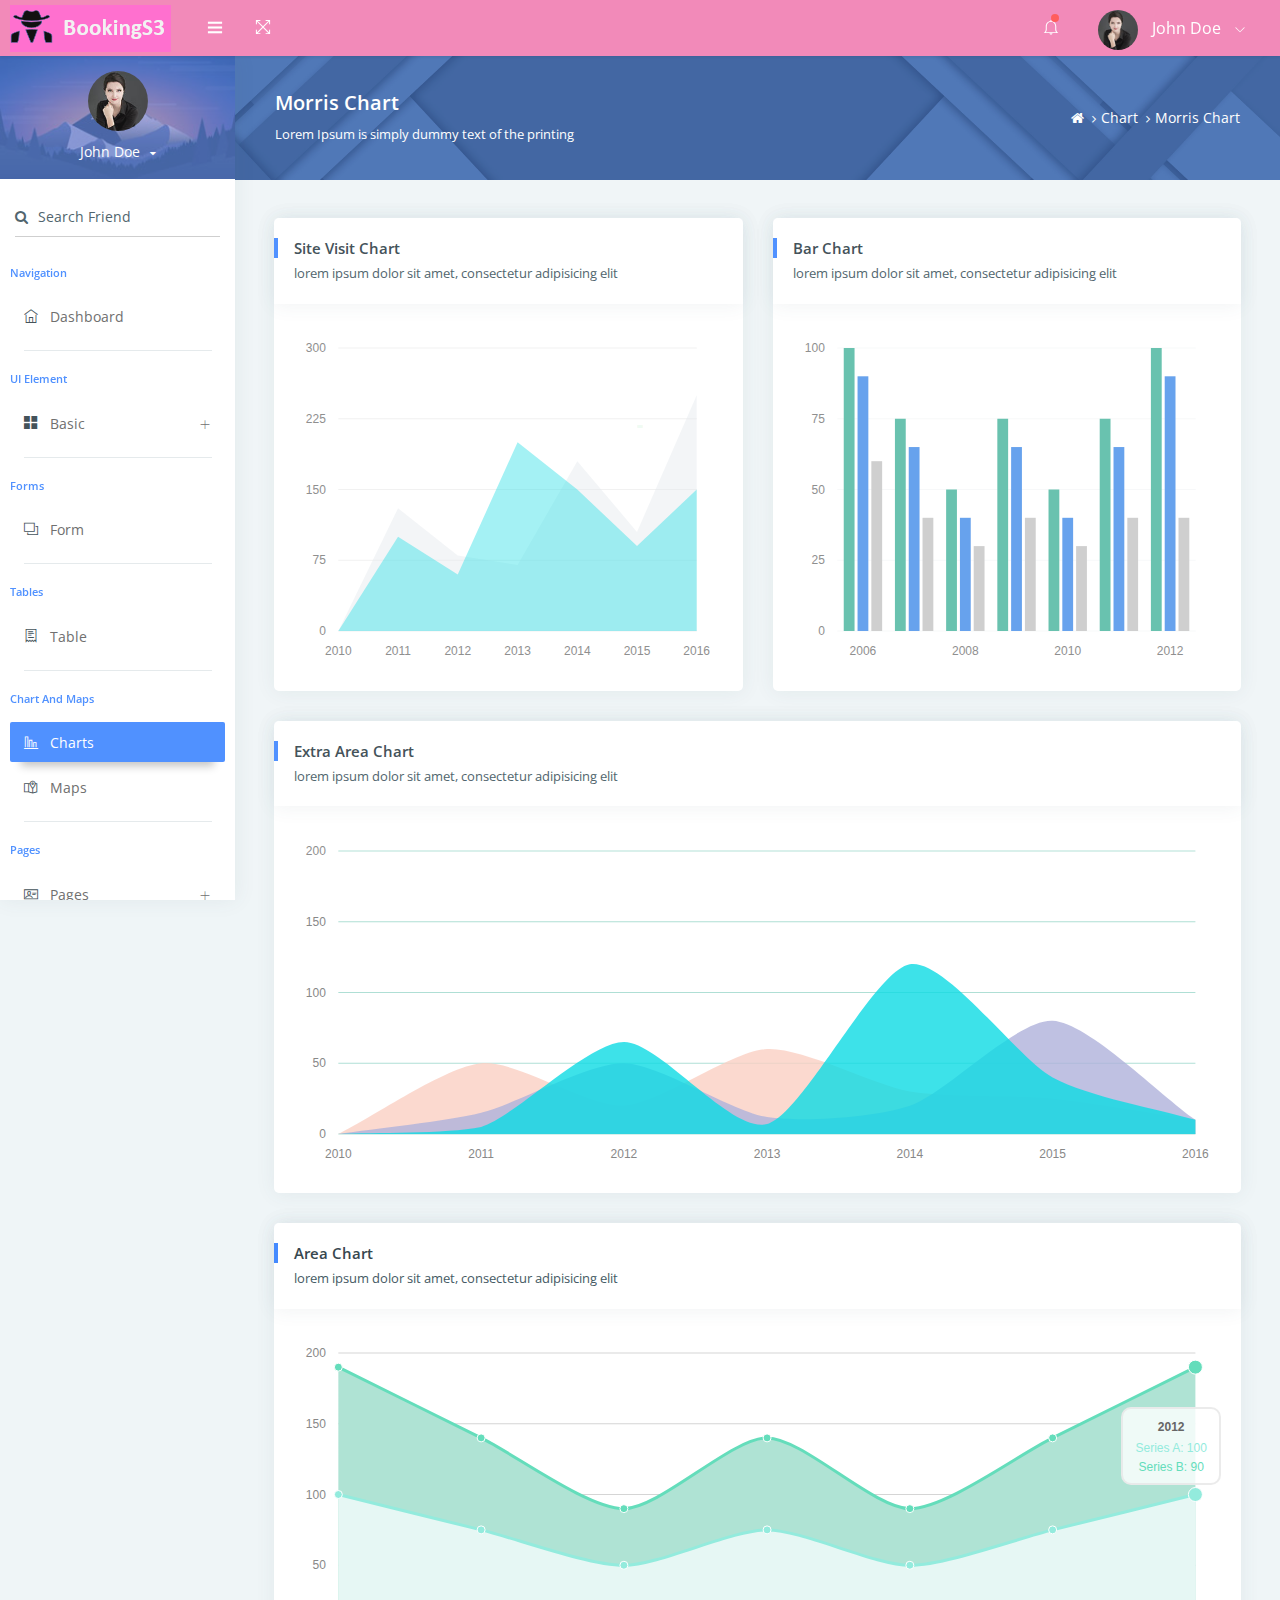
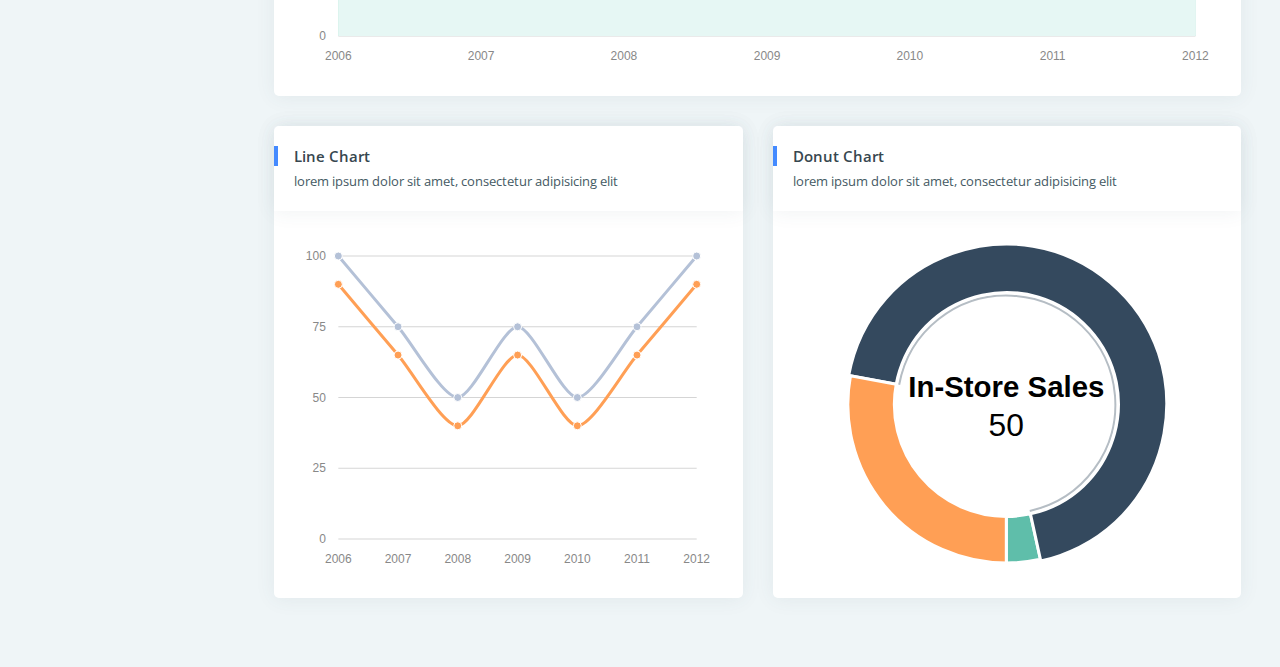
<file: chart-morris.html>
<!DOCTYPE html>
<html lang="en">

<head>
    <title>Material Able bootstrap admin template by Codedthemes</title>
    <!-- HTML5 Shim and Respond.js IE10 support of HTML5 elements and media queries -->
    <!-- WARNING: Respond.js doesn't work if you view the page via file:// -->
    <!--[if lt IE 10]>
    <script src="https://oss.maxcdn.com/libs/html5shiv/3.7.0/html5shiv.js"></script>
    <script src="https://oss.maxcdn.com/libs/respond.js/1.4.2/respond.min.js"></script>
    <![endif]-->
    <!-- Meta -->
    <meta charset="utf-8">
    <meta name="viewport" content="width=device-width, initial-scale=1.0, user-scalable=0, minimal-ui">
    <meta http-equiv="X-UA-Compatible" content="IE=edge" />

    <meta name="keywords" content="bootstrap, bootstrap admin template, admin theme, admin dashboard, dashboard template, admin template, responsive" />
    <meta name="author" content="Codedthemes" />
    <!-- Favicon icon -->
    <link rel="icon" href="assets/images/favicon.ico" type="image/x-icon">
    <!-- Google font-->
    <link href="https://fonts.googleapis.com/css?family=Open+Sans:400,600,700" rel="stylesheet">
    <!-- waves.css -->
    <link rel="stylesheet" href="assets/pages/waves/css/waves.min.css" type="text/css" media="all">
    <!-- Required Fremwork -->
    <link rel="stylesheet" type="text/css" href="assets/css/bootstrap/css/bootstrap.min.css">
    <!-- themify-icons line icon -->
    <link rel="stylesheet" type="text/css" href="assets/icon/themify-icons/themify-icons.css">
    <!-- Font Awesome -->
    <link rel="stylesheet" type="text/css" href="assets/icon/font-awesome/css/font-awesome.min.css">
    <!-- ico font -->
    <link rel="stylesheet" type="text/css" href="assets/icon/icofont/css/icofont.css">
    <!-- morris chart -->
    <link rel="stylesheet" type="text/css" href="assets/css/morris.js/css/morris.css">
    <!-- Style.css -->
    <link rel="stylesheet" type="text/css" href="assets/css/style.css">
    <link rel="stylesheet" type="text/css" href="assets/css/jquery.mCustomScrollbar.css">
</head>

<body>
    <!-- Pre-loader start -->
    <div class="theme-loader">
        <div class="loader-track">
            <div class="preloader-wrapper">
                <div class="spinner-layer spinner-blue">
                    <div class="circle-clipper left">
                        <div class="circle"></div>
                    </div>
                    <div class="gap-patch">
                        <div class="circle"></div>
                    </div>
                    <div class="circle-clipper right">
                        <div class="circle"></div>
                    </div>
                </div>
                <div class="spinner-layer spinner-red">
                    <div class="circle-clipper left">
                        <div class="circle"></div>
                    </div>
                    <div class="gap-patch">
                        <div class="circle"></div>
                    </div>
                    <div class="circle-clipper right">
                        <div class="circle"></div>
                    </div>
                </div>

                <div class="spinner-layer spinner-yellow">
                    <div class="circle-clipper left">
                        <div class="circle"></div>
                    </div>
                    <div class="gap-patch">
                        <div class="circle"></div>
                    </div>
                    <div class="circle-clipper right">
                        <div class="circle"></div>
                    </div>
                </div>

                <div class="spinner-layer spinner-green">
                    <div class="circle-clipper left">
                        <div class="circle"></div>
                    </div>
                    <div class="gap-patch">
                        <div class="circle"></div>
                    </div>
                    <div class="circle-clipper right">
                        <div class="circle"></div>
                    </div>
                </div>
            </div>
        </div>
    </div>
    <!-- Pre-loader end -->
    <div id="pcoded" class="pcoded">
        <div class="pcoded-overlay-box"></div>
        <div class="pcoded-container navbar-wrapper">
            <nav class="navbar header-navbar pcoded-header">
                <div class="navbar-wrapper">
                    <div class="navbar-logo">
                        <a class="mobile-menu waves-effect waves-light" id="mobile-collapse" href="#!">
                            <i class="ti-menu"></i>
                        </a>
                        <div class="mobile-search waves-effect waves-light">
                            <div class="header-search">
                                <div class="main-search morphsearch-search">
                                    <div class="input-group">
                                        <span class="input-group-prepend search-close"><i class="ti-close input-group-text"></i></span>
                                        <input type="text" class="form-control" placeholder="Enter Keyword">
                                        <span class="input-group-append search-btn"><i class="ti-search input-group-text"></i></span>
                                    </div>
                                </div>
                            </div>
                        </div>
                        <a href="index.html">
                            <img class="img-fluid" src="assets/images/logo.png" alt="Theme-Logo" />
                        </a>
                        <a class="mobile-options waves-effect waves-light">
                            <i class="ti-more"></i>
                        </a>
                    </div>
                    <div class="navbar-container container-fluid">
                        <ul class="nav-left">
                            <li>
                                <div class="sidebar_toggle"><a href="javascript:void(0)"><i class="ti-menu"></i></a></div>
                            </li>
                            <li>
                                <a href="#!" onclick="javascript:toggleFullScreen()" class="waves-effect waves-light">
                                    <i class="ti-fullscreen"></i>
                                </a>
                            </li>
                        </ul>
                        <ul class="nav-right">
                            <li class="header-notification">
                                <a href="#!" class="waves-effect waves-light">
                                    <i class="ti-bell"></i>
                                    <span class="badge bg-c-red"></span>
                                </a>
                                <ul class="show-notification">
                                    <li>
                                        <h6>Notifications</h6>
                                        <label class="label label-danger">New</label>
                                    </li>
                                    <li class="waves-effect waves-light">
                                        <div class="media">
                                            <img class="d-flex align-self-center img-radius" src="assets/images/avatar-2.jpg" alt="Generic placeholder image">
                                            <div class="media-body">
                                                <h5 class="notification-user">John Doe</h5>
                                                <p class="notification-msg">Lorem ipsum dolor sit amet, consectetuer elit.</p>
                                                <span class="notification-time">30 minutes ago</span>
                                            </div>
                                        </div>
                                    </li>
                                    <li class="waves-effect waves-light">
                                        <div class="media">
                                            <img class="d-flex align-self-center img-radius" src="assets/images/avatar-4.jpg" alt="Generic placeholder image">
                                            <div class="media-body">
                                                <h5 class="notification-user">Joseph William</h5>
                                                <p class="notification-msg">Lorem ipsum dolor sit amet, consectetuer elit.</p>
                                                <span class="notification-time">30 minutes ago</span>
                                            </div>
                                        </div>
                                    </li>
                                    <li class="waves-effect waves-light">
                                        <div class="media">
                                            <img class="d-flex align-self-center img-radius" src="assets/images/avatar-3.jpg" alt="Generic placeholder image">
                                            <div class="media-body">
                                                <h5 class="notification-user">Sara Soudein</h5>
                                                <p class="notification-msg">Lorem ipsum dolor sit amet, consectetuer elit.</p>
                                                <span class="notification-time">30 minutes ago</span>
                                            </div>
                                        </div>
                                    </li>
                                </ul>
                            </li>
                            <li class="user-profile header-notification">
                                <a href="#!" class="waves-effect waves-light">
                                    <img src="assets/images/avatar-4.jpg" class="img-radius" alt="User-Profile-Image">
                                    <span>John Doe</span>
                                    <i class="ti-angle-down"></i>
                                </a>
                                <ul class="show-notification profile-notification">
                                    <li class="waves-effect waves-light">
                                        <a href="#!">
                                            <i class="ti-settings"></i> Settings
                                        </a>
                                    </li>
                                    <li class="waves-effect waves-light">
                                        <a href="user-profile.html">
                                            <i class="ti-user"></i> Profile
                                        </a>
                                    </li>
                                    <li class="waves-effect waves-light">
                                        <a href="email-inbox.html">
                                            <i class="ti-email"></i> My Messages
                                        </a>
                                    </li>
                                    <li class="waves-effect waves-light">
                                        <a href="auth-lock-screen.html">
                                            <i class="ti-lock"></i> Lock Screen
                                        </a>
                                    </li>
                                    <li class="waves-effect waves-light">
                                        <a href="auth-normal-sign-in.html">
                                            <i class="ti-layout-sidebar-left"></i> Logout
                                        </a>
                                    </li>
                                </ul>
                            </li>
                        </ul>
                    </div>
                </div>
            </nav>

            <div class="pcoded-main-container">
                <div class="pcoded-wrapper">
                    <nav class="pcoded-navbar">
                        <div class="sidebar_toggle"><a href="#"><i class="icon-close icons"></i></a></div>
                        <div class="pcoded-inner-navbar main-menu">
                            <div class="">
                                <div class="main-menu-header">
                                    <img class="img-80 img-radius" src="assets/images/avatar-4.jpg" alt="User-Profile-Image">
                                    <div class="user-details">
                                        <span id="more-details">John Doe<i class="fa fa-caret-down"></i></span>
                                    </div>
                                </div>
                                <div class="main-menu-content">
                                    <ul>
                                        <li class="more-details">
                                            <a href="user-profile.html"><i class="ti-user"></i>View Profile</a>
                                            <a href="#!"><i class="ti-settings"></i>Settings</a>
                                            <a href="auth-normal-sign-in.html"><i class="ti-layout-sidebar-left"></i>Logout</a>
                                        </li>
                                    </ul>
                                </div>
                            </div>
                            <div class="p-15 p-b-0">
                                <form class="form-material">
                                    <div class="form-group form-primary">
                                        <input type="text" name="footer-email" class="form-control">
                                        <span class="form-bar"></span>
                                        <label class="float-label"><i class="fa fa-search m-r-10"></i>Search Friend</label>
                                    </div>
                                </form>
                            </div>
                            <div class="pcoded-navigation-label">Navigation</div>
                            <ul class="pcoded-item pcoded-left-item">
                                <li class="">
                                    <a href="index.html" class="waves-effect waves-dark">
                                        <span class="pcoded-micon"><i class="ti-home"></i><b>D</b></span>
                                        <span class="pcoded-mtext">Dashboard</span>
                                        <span class="pcoded-mcaret"></span>
                                    </a>
                                </li>
                            </ul>
                            <div class="pcoded-navigation-label">UI Element</div>
                            <ul class="pcoded-item pcoded-left-item">
                                <li class="pcoded-hasmenu">
                                    <a href="javascript:void(0)" class="waves-effect waves-dark">
                                        <span class="pcoded-micon"><i class="ti-layout-grid2-alt"></i><b>BC</b></span>
                                        <span class="pcoded-mtext">Basic</span>
                                        <span class="pcoded-mcaret"></span>
                                    </a>
                                    <ul class="pcoded-submenu">
                                        <li class=" ">
                                            <a href="breadcrumb.html" class="waves-effect waves-dark">
                                                <span class="pcoded-micon"><i class="ti-angle-right"></i></span>
                                                <span class="pcoded-mtext">Breadcrumbs</span>
                                                <span class="pcoded-mcaret"></span>
                                            </a>
                                        </li>
                                        <li class=" ">
                                            <a href="button.html" class="waves-effect waves-dark">
                                                <span class="pcoded-micon"><i class="ti-angle-right"></i></span>
                                                <span class="pcoded-mtext">Button</span>
                                                <span class="pcoded-mcaret"></span>
                                            </a>
                                        </li>
                                        <li class="">
                                            <a href="accordion.html" class="waves-effect waves-dark">
                                                <span class="pcoded-micon"><i class="ti-angle-right"></i></span>
                                                <span class="pcoded-mtext">Accordion</span>
                                                <span class="pcoded-mcaret"></span>
                                            </a>
                                        </li>
                                        <li class=" ">
                                            <a href="tabs.html" class="waves-effect waves-dark">
                                                <span class="pcoded-micon"><i class="ti-angle-right"></i></span>
                                                <span class="pcoded-mtext">Tabs</span>
                                                <span class="pcoded-mcaret"></span>
                                            </a>
                                        </li>
                                        <li class=" ">
                                            <a href="color.html" class="waves-effect waves-dark">
                                                <span class="pcoded-micon"><i class="ti-angle-right"></i></span>
                                                <span class="pcoded-mtext">Color</span>
                                                <span class="pcoded-mcaret"></span>
                                            </a>
                                        </li>
                                        <li class=" ">
                                            <a href="label-badge.html" class="waves-effect waves-dark">
                                                <span class="pcoded-micon"><i class="ti-angle-right"></i></span>
                                                <span class="pcoded-mtext">Label Badge</span>
                                                <span class="pcoded-mcaret"></span>
                                            </a>
                                        </li>
                                        <li class=" ">
                                            <a href="tooltip.html" class="waves-effect waves-dark">
                                                <span class="pcoded-micon"><i class="ti-angle-right"></i></span>
                                                <span class="pcoded-mtext">Tooltip And Popover</span>
                                                <span class="pcoded-mcaret"></span>
                                            </a>
                                        </li>
                                        <li class=" ">
                                            <a href="typography.html" class="waves-effect waves-dark">
                                                <span class="pcoded-micon"><i class="ti-angle-right"></i></span>
                                                <span class="pcoded-mtext">Typography</span>
                                                <span class="pcoded-mcaret"></span>
                                            </a>
                                        </li>
                                        <li class=" ">
                                            <a href="notification.html" class="waves-effect waves-dark">
                                                <span class="pcoded-micon"><i class="ti-angle-right"></i></span>
                                                <span class="pcoded-mtext">Notifications</span>
                                                <span class="pcoded-mcaret"></span>
                                            </a>
                                        </li>
                                    </ul>
                                </li>
                            </ul>
                            <div class="pcoded-navigation-label">Forms</div>
                            <ul class="pcoded-item pcoded-left-item">
                                <li class="">
                                    <a href="form-elements-component.html" class="waves-effect waves-dark">
                                        <span class="pcoded-micon"><i class="ti-layers"></i><b>FC</b></span>
                                        <span class="pcoded-mtext">Form</span>
                                        <span class="pcoded-mcaret"></span>
                                    </a>
                                </li>
                            </ul>
                            <div class="pcoded-navigation-label">Tables</div>
                            <ul class="pcoded-item pcoded-left-item">
                                <li class="">
                                    <a href="bs-basic-table.html" class="waves-effect waves-dark">
                                        <span class="pcoded-micon"><i class="ti-receipt"></i><b>B</b></span>
                                        <span class="pcoded-mtext">Table</span>
                                        <span class="pcoded-mcaret"></span>
                                    </a>
                                </li>
                            </ul>
                            <div class="pcoded-navigation-label">Chart And Maps</div>
                            <ul class="pcoded-item pcoded-left-item">
                                <li class="active">
                                    <a href="chart-morris.html" class="waves-effect waves-dark">
                                        <span class="pcoded-micon"><i class="ti-bar-chart-alt"></i><b>C</b></span>
                                        <span class="pcoded-mtext">Charts</span>
                                        <span class="pcoded-mcaret"></span>
                                    </a>
                                </li>
                                <li class="">
                                    <a href="map-google.html" class="waves-effect waves-dark">
                                        <span class="pcoded-micon"><i class="ti-map-alt"></i><b>M</b></span>
                                        <span class="pcoded-mtext">Maps</span>
                                        <span class="pcoded-mcaret"></span>
                                    </a>
                                </li>
                            </ul>
                            <div class="pcoded-navigation-label">Pages</div>
                            <ul class="pcoded-item pcoded-left-item">
                                <li class="pcoded-hasmenu ">
                                    <a href="javascript:void(0)" class="waves-effect waves-dark">
                                        <span class="pcoded-micon"><i class="ti-id-badge"></i><b>A</b></span>
                                        <span class="pcoded-mtext">Pages</span>
                                        <span class="pcoded-mcaret"></span>
                                    </a>
                                    <ul class="pcoded-submenu">
                                        <li class="">
                                            <a href="auth-normal-sign-in.html" class="waves-effect waves-dark">
                                                <span class="pcoded-micon"><i class="ti-angle-right"></i></span>
                                                <span class="pcoded-mtext">Login</span>
                                                <span class="pcoded-mcaret"></span>
                                            </a>
                                        </li>
                                        <li class="">
                                            <a href="auth-sign-up.html" class="waves-effect waves-dark">
                                                <span class="pcoded-micon"><i class="ti-angle-right"></i></span>
                                                <span class="pcoded-mtext">Registration</span>
                                                <span class="pcoded-mcaret"></span>
                                            </a>
                                        </li>
                                        <li class="">
                                            <a href="sample-page.html" class="waves-effect waves-dark">
                                                <span class="pcoded-micon"><i class="ti-layout-sidebar-left"></i><b>S</b></span>
                                                <span class="pcoded-mtext">Sample Page</span>
                                                <span class="pcoded-mcaret"></span>
                                            </a>
                                        </li>
                                    </ul>
                                </li>
                            </ul>
                        </div>
                    </nav>
                    <div class="pcoded-content">
                        <!-- Page-header start -->
                        <div class="page-header">
                            <div class="page-block">
                                <div class="row align-items-center">
                                    <div class="col-md-8">
                                        <div class="page-header-title">
                                            <h5 class="m-b-10">Morris Chart</h5>
                                            <p class="m-b-0">Lorem Ipsum is simply dummy text of the printing</p>
                                        </div>
                                    </div>
                                    <div class="col-md-4">
                                        <ul class="breadcrumb">
                                            <li class="breadcrumb-item">
                                                <a href="index.html"> <i class="fa fa-home"></i> </a>
                                            </li>
                                            <li class="breadcrumb-item"><a href="#!">Chart</a>
                                            </li>
                                            <li class="breadcrumb-item"><a href="#!">Morris Chart</a>
                                            </li>
                                        </ul>
                                    </div>
                                </div>
                            </div>
                        </div>
                        <!-- Page-header end -->
                        <div class="pcoded-inner-content">
                            <!-- Main-body start -->
                            <div class="main-body">
                                <div class="page-wrapper">
                                    <div class="page-body">
                                        <div class="row">
                                            <!-- SITE VISIT CHART start -->
                                            <div class="col-md-12 col-lg-6">
                                                <div class="card">
                                                    <div class="card-header">
                                                        <h5>Site Visit Chart</h5>
                                                        <span>lorem ipsum dolor sit amet, consectetur adipisicing elit</span>
                                                    </div>
                                                    <div class="card-block">
                                                        <div id="morris-site-visit"></div>
                                                    </div>
                                                </div>
                                            </div>
                                            <!-- SITE VISIT CHART Ends -->
                                            <!-- Bar Chart start -->
                                            <div class="col-md-12 col-lg-6">
                                                <div class="card">
                                                    <div class="card-header">
                                                        <h5>Bar Chart</h5>
                                                        <span>lorem ipsum dolor sit amet, consectetur adipisicing elit</span>
                                                    </div>
                                                    <div class="card-block">
                                                        <div id="morris-bar-chart"></div>
                                                    </div>
                                                </div>
                                            </div>
                                            <!-- Bar Chart Ends -->
                                            <!-- EXTRA AREA CHART start -->
                                            <div class="col-lg-12">
                                                <div class="card">
                                                    <div class="card-header">
                                                        <h5>Extra Area Chart</h5>
                                                        <span>lorem ipsum dolor sit amet, consectetur adipisicing elit</span>
                                                    </div>
                                                    <div class="card-block">
                                                        <div id="morris-extra-area"></div>
                                                    </div>
                                                </div>
                                            </div>
                                            <!-- EXTRA AREA CHART Ends -->
                                            <!-- Area Chart start -->
                                            <div class="col-lg-12">
                                                <div class="card">
                                                    <div class="card-header">
                                                        <h5>Area Chart</h5>
                                                        <span>lorem ipsum dolor sit amet, consectetur adipisicing elit</span>
                                                    </div>
                                                    <div class="card-block">
                                                        <div id="area-example"></div>
                                                    </div>
                                                </div>
                                            </div>
                                            <!-- Area Chart Ends -->
                                            <!-- LINE CHART start -->
                                            <div class="col-md-12 col-lg-6">
                                                <div class="card">
                                                    <div class="card-header">
                                                        <h5>Line Chart</h5>
                                                        <span>lorem ipsum dolor sit amet, consectetur adipisicing elit</span>
                                                    </div>
                                                    <div class="card-block">
                                                        <div id="line-example"></div>
                                                    </div>
                                                </div>
                                            </div>
                                            <!-- LINE CHART Ends -->
                                            <!-- Donut chart start -->
                                            <div class="col-md-12 col-lg-6">
                                                <div class="card">
                                                    <div class="card-header">
                                                        <h5>Donut Chart</h5>
                                                        <span>lorem ipsum dolor sit amet, consectetur adipisicing elit</span>
                                                    </div>
                                                    <div class="card-block">
                                                        <div id="donut-example"></div>
                                                    </div>
                                                </div>
                                            </div>
                                            <!-- Donut chart Ends -->
                                        </div>
                                    </div>
                                </div>
                            </div>
                            <div id="styleSelector">

                            </div>
                        </div>
                    </div>
                </div>
            </div>
        </div>
    </div>



    <!-- Warning Section Starts -->
    <!-- Older IE warning message -->
    <!--[if lt IE 10]>
<div class="ie-warning">
    <h1>Warning!!</h1>
    <p>You are using an outdated version of Internet Explorer, please upgrade <br/>to any of the following web browsers to access this website.</p>
    <div class="iew-container">
        <ul class="iew-download">
            <li>
                <a href="http://www.google.com/chrome/">
                    <img src="assets/images/browser/chrome.png" alt="Chrome">
                    <div>Chrome</div>
                </a>
            </li>
            <li>
                <a href="https://www.mozilla.org/en-US/firefox/new/">
                    <img src="assets/images/browser/firefox.png" alt="Firefox">
                    <div>Firefox</div>
                </a>
            </li>
            <li>
                <a href="http://www.opera.com">
                    <img src="assets/images/browser/opera.png" alt="Opera">
                    <div>Opera</div>
                </a>
            </li>
            <li>
                <a href="https://www.apple.com/safari/">
                    <img src="assets/images/browser/safari.png" alt="Safari">
                    <div>Safari</div>
                </a>
            </li>
            <li>
                <a href="http://windows.microsoft.com/en-us/internet-explorer/download-ie">
                    <img src="assets/images/browser/ie.png" alt="">
                    <div>IE (9 & above)</div>
                </a>
            </li>
        </ul>
    </div>
    <p>Sorry for the inconvenience!</p>
</div>
<![endif]-->
    <!-- Warning Section Ends -->
    <!-- Required Jquery -->
    <script type="text/javascript" src="assets/js/jquery/jquery.min.js "></script>
    <script type="text/javascript" src="assets/js/jquery-ui/jquery-ui.min.js "></script>
    <script type="text/javascript" src="assets/js/popper.js/popper.min.js"></script>
    <script type="text/javascript" src="assets/js/bootstrap/js/bootstrap.min.js "></script>
    <!-- waves js -->
    <script src="assets/pages/waves/js/waves.min.js"></script>
    <!-- jquery slimscroll js -->
    <script type="text/javascript" src="assets/js/jquery-slimscroll/jquery.slimscroll.js"></script>
    <!-- Morris Chart js -->
    <script src="assets/js/raphael/raphael.min.js"></script>
    <script src="assets/js/morris.js/morris.js"></script>
    <!-- Custom js -->
    <script src="assets/pages/chart/morris/morris-custom-chart.js"></script>
    <script src="assets/js/pcoded.min.js"></script>
    <script src="assets/js/vertical/vertical-layout.min.js"></script>
    <script src="assets/js/jquery.mCustomScrollbar.concat.min.js"></script>
    <script type="text/javascript" src="assets/js/script.js"></script>
</body>

</html>
</file>
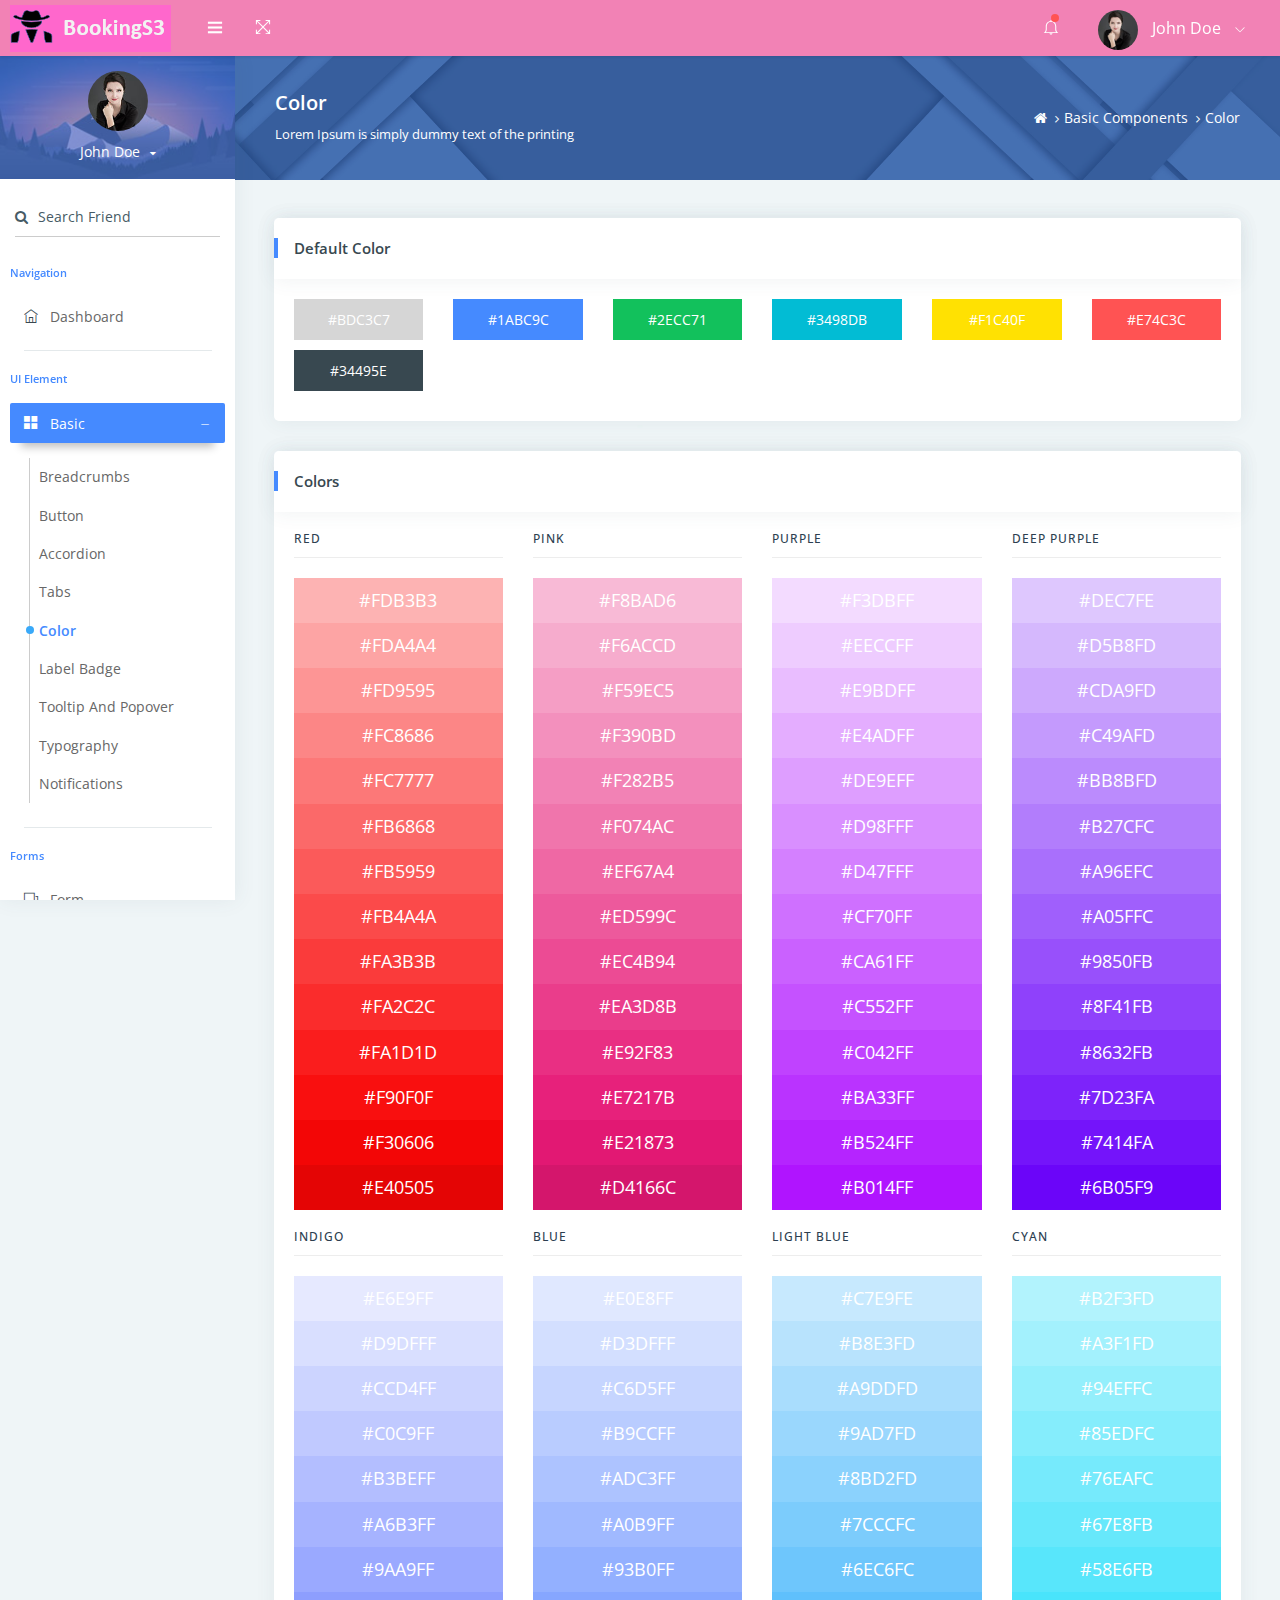
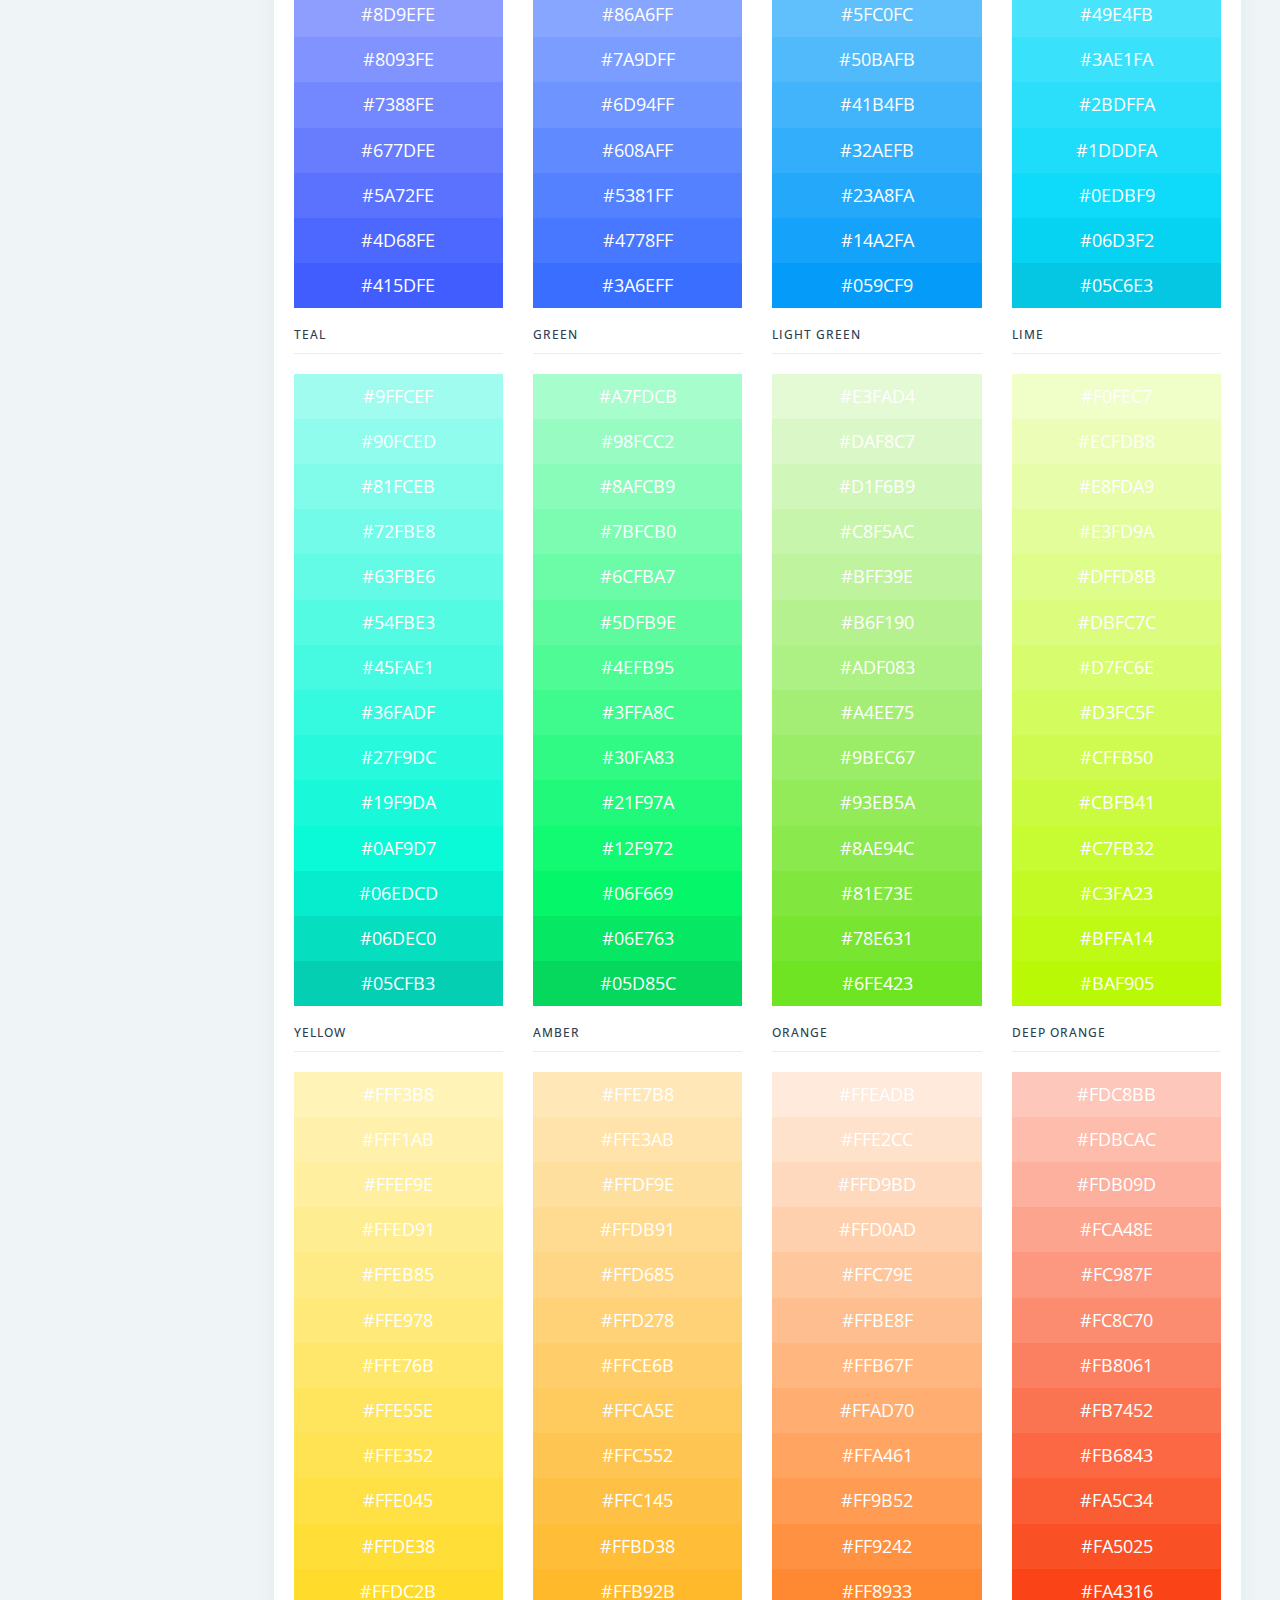
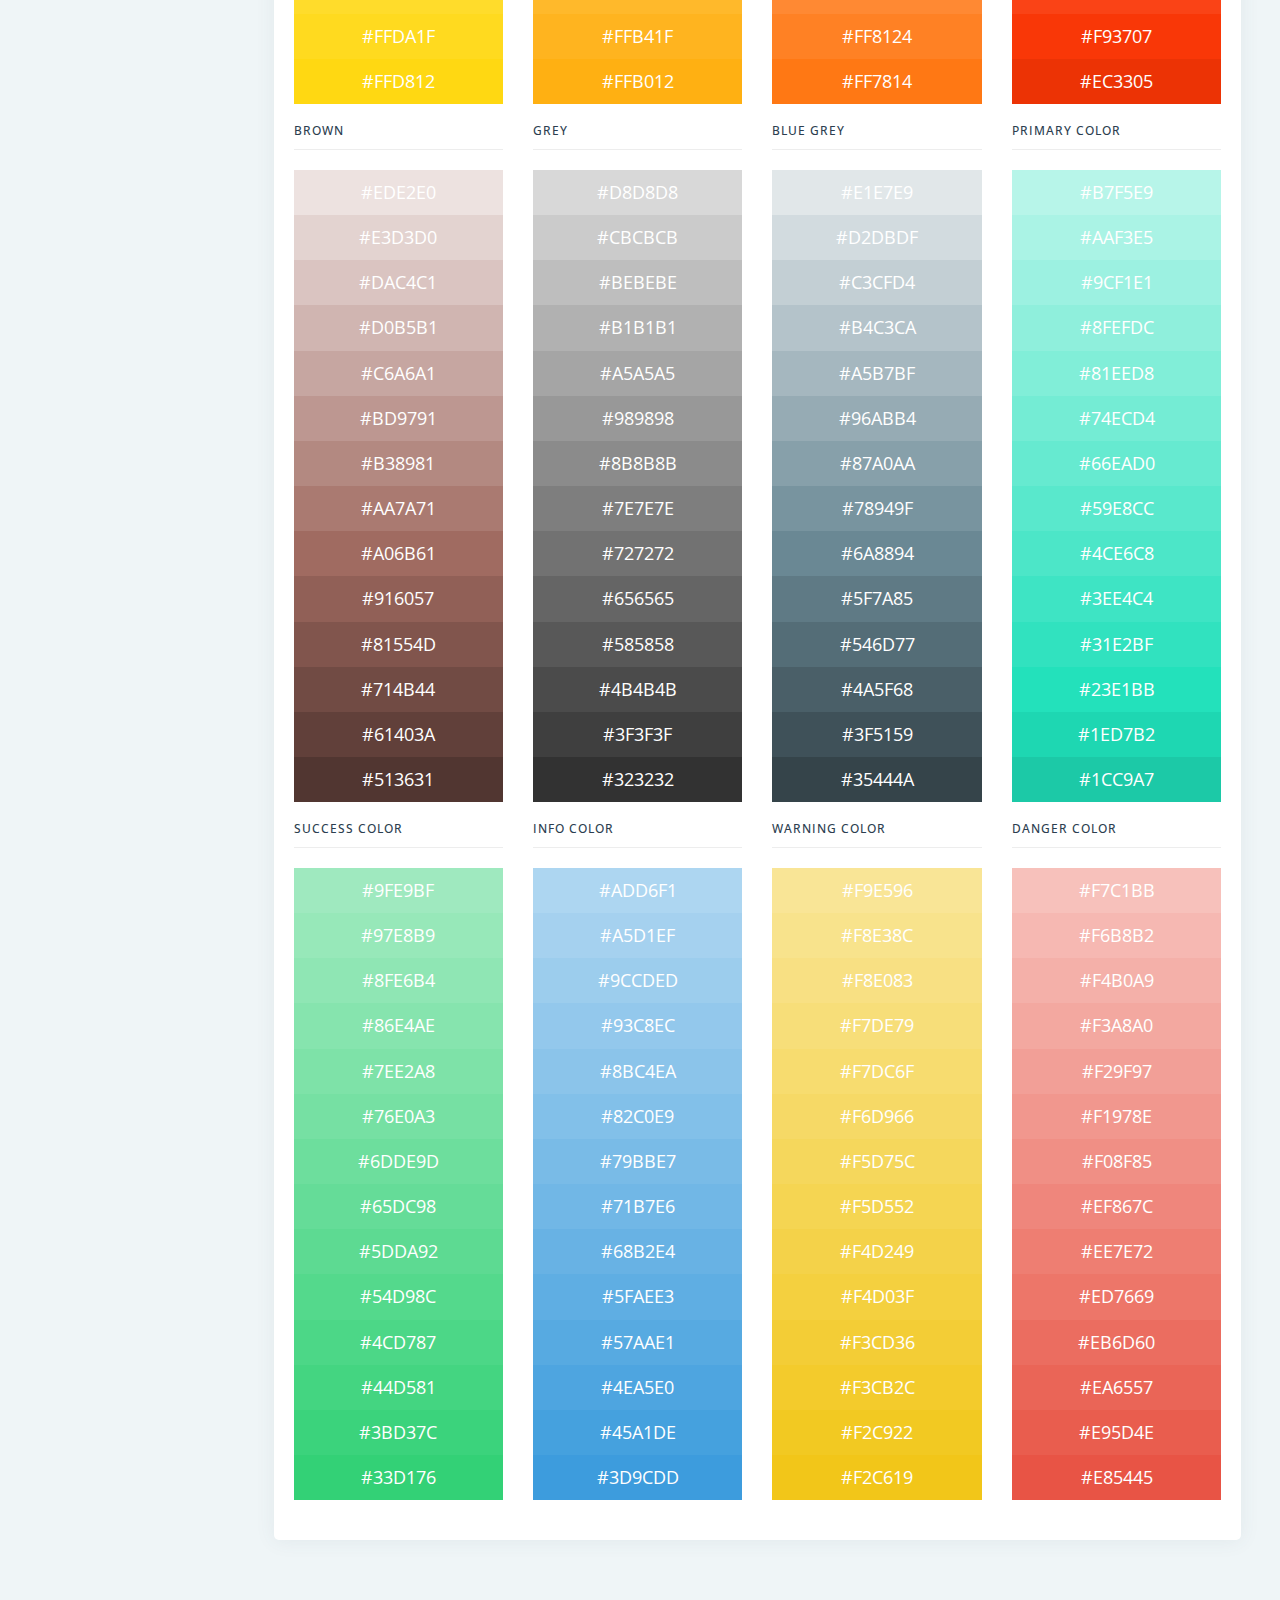
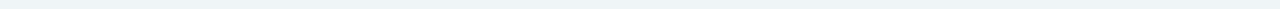
<file: color.html>
<!DOCTYPE html>
<html lang="en">

<head>
    <title>Material Able bootstrap admin template by Codedthemes</title>
    <!-- HTML5 Shim and Respond.js IE10 support of HTML5 elements and media queries -->
    <!-- WARNING: Respond.js doesn't work if you view the page via file:// -->
    <!--[if lt IE 10]>
      <script src="https://oss.maxcdn.com/libs/html5shiv/3.7.0/html5shiv.js"></script>
      <script src="https://oss.maxcdn.com/libs/respond.js/1.4.2/respond.min.js"></script>
      <![endif]-->
      <!-- Meta -->
      <meta charset="utf-8">
      <meta name="viewport" content="width=device-width, initial-scale=1.0, user-scalable=0, minimal-ui">
      <meta http-equiv="X-UA-Compatible" content="IE=edge" />

      <meta name="keywords" content="bootstrap, bootstrap admin template, admin theme, admin dashboard, dashboard template, admin template, responsive" />
      <meta name="author" content="Codedthemes" />
      <!-- Favicon icon -->
      <link rel="icon" href="assets/images/favicon.ico" type="image/x-icon">
      <!-- Google font-->
      <link href="https://fonts.googleapis.com/css?family=Open+Sans:400,600,700" rel="stylesheet">
      <!-- waves.css -->
      <link rel="stylesheet" href="assets/pages/waves/css/waves.min.css" type="text/css" media="all">
      <!-- Required Fremwork -->
      <link rel="stylesheet" type="text/css" href="assets/css/bootstrap/css/bootstrap.min.css">
      <!-- themify-icons line icon -->
      <link rel="stylesheet" type="text/css" href="assets/icon/themify-icons/themify-icons.css">
      <!-- ico font -->
      <link rel="stylesheet" type="text/css" href="assets/icon/icofont/css/icofont.css">
      <!-- Font Awesome -->
      <link rel="stylesheet" type="text/css" href="assets/icon/font-awesome/css/font-awesome.min.css">
      <!-- Style.css -->
      <link rel="stylesheet" type="text/css" href="assets/css/style.css">
      <link rel="stylesheet" type="text/css" href="assets/css/jquery.mCustomScrollbar.css">
  </head>

  <body>
    <!-- Pre-loader start -->
    <div class="theme-loader">
        <div class="loader-track">
            <div class="preloader-wrapper">
                <div class="spinner-layer spinner-blue">
                    <div class="circle-clipper left">
                        <div class="circle"></div>
                    </div>
                    <div class="gap-patch">
                        <div class="circle"></div>
                    </div>
                    <div class="circle-clipper right">
                        <div class="circle"></div>
                    </div>
                </div>
                <div class="spinner-layer spinner-red">
                    <div class="circle-clipper left">
                        <div class="circle"></div>
                    </div>
                    <div class="gap-patch">
                        <div class="circle"></div>
                    </div>
                    <div class="circle-clipper right">
                        <div class="circle"></div>
                    </div>
                </div>

                <div class="spinner-layer spinner-yellow">
                    <div class="circle-clipper left">
                        <div class="circle"></div>
                    </div>
                    <div class="gap-patch">
                        <div class="circle"></div>
                    </div>
                    <div class="circle-clipper right">
                        <div class="circle"></div>
                    </div>
                </div>

                <div class="spinner-layer spinner-green">
                    <div class="circle-clipper left">
                        <div class="circle"></div>
                    </div>
                    <div class="gap-patch">
                        <div class="circle"></div>
                    </div>
                    <div class="circle-clipper right">
                        <div class="circle"></div>
                    </div>
                </div>
            </div>
        </div>
    </div>
    <!-- Pre-loader end -->
    <div id="pcoded" class="pcoded">
        <div class="pcoded-overlay-box"></div>
        <div class="pcoded-container navbar-wrapper">
            <nav class="navbar header-navbar pcoded-header">
                <div class="navbar-wrapper">
                    <div class="navbar-logo">
                        <a class="mobile-menu waves-effect waves-light" id="mobile-collapse" href="#!">
                            <i class="ti-menu"></i>
                        </a>
                        <div class="mobile-search waves-effect waves-light">
                            <div class="header-search">
                                <div class="main-search morphsearch-search">
                                    <div class="input-group">
                                        <span class="input-group-prepend search-close"><i class="ti-close input-group-text"></i></span>
                                        <input type="text" class="form-control" placeholder="Enter Keyword">
                                        <span class="input-group-append search-btn"><i class="ti-search input-group-text"></i></span>
                                    </div>
                                </div>
                            </div>
                        </div>
                        <a href="index.html">
                            <img class="img-fluid" src="assets/images/logo.png" alt="Theme-Logo" />
                        </a>
                        <a class="mobile-options waves-effect waves-light">
                            <i class="ti-more"></i>
                        </a>
                    </div>
                    <div class="navbar-container container-fluid">
                        <ul class="nav-left">
                            <li>
                                <div class="sidebar_toggle"><a href="javascript:void(0)"><i class="ti-menu"></i></a></div>
                            </li>
                            <li>
                                <a href="#!" onclick="javascript:toggleFullScreen()" class="waves-effect waves-light">
                                    <i class="ti-fullscreen"></i>
                                </a>
                            </li>
                        </ul>
                        <ul class="nav-right">
                            <li class="header-notification">
                                <a href="#!" class="waves-effect waves-light">
                                    <i class="ti-bell"></i>
                                    <span class="badge bg-c-red"></span>
                                </a>
                                <ul class="show-notification">
                                    <li>
                                        <h6>Notifications</h6>
                                        <label class="label label-danger">New</label>
                                    </li>
                                    <li class="waves-effect waves-light">
                                        <div class="media">
                                            <img class="d-flex align-self-center img-radius" src="assets/images/avatar-2.jpg" alt="Generic placeholder image">
                                            <div class="media-body">
                                                <h5 class="notification-user">John Doe</h5>
                                                <p class="notification-msg">Lorem ipsum dolor sit amet, consectetuer elit.</p>
                                                <span class="notification-time">30 minutes ago</span>
                                            </div>
                                        </div>
                                    </li>
                                    <li class="waves-effect waves-light">
                                        <div class="media">
                                            <img class="d-flex align-self-center img-radius" src="assets/images/avatar-4.jpg" alt="Generic placeholder image">
                                            <div class="media-body">
                                                <h5 class="notification-user">Joseph William</h5>
                                                <p class="notification-msg">Lorem ipsum dolor sit amet, consectetuer elit.</p>
                                                <span class="notification-time">30 minutes ago</span>
                                            </div>
                                        </div>
                                    </li>
                                    <li class="waves-effect waves-light">
                                        <div class="media">
                                            <img class="d-flex align-self-center img-radius" src="assets/images/avatar-3.jpg" alt="Generic placeholder image">
                                            <div class="media-body">
                                                <h5 class="notification-user">Sara Soudein</h5>
                                                <p class="notification-msg">Lorem ipsum dolor sit amet, consectetuer elit.</p>
                                                <span class="notification-time">30 minutes ago</span>
                                            </div>
                                        </div>
                                    </li>
                                </ul>
                            </li>
                            <li class="user-profile header-notification">
                                <a href="#!" class="waves-effect waves-light">
                                    <img src="assets/images/avatar-4.jpg" class="img-radius" alt="User-Profile-Image">
                                    <span>John Doe</span>
                                    <i class="ti-angle-down"></i>
                                </a>
                                <ul class="show-notification profile-notification">
                                    <li class="waves-effect waves-light">
                                        <a href="#!">
                                            <i class="ti-settings"></i> Settings
                                        </a>
                                    </li>
                                    <li class="waves-effect waves-light">
                                        <a href="user-profile.html">
                                            <i class="ti-user"></i> Profile
                                        </a>
                                    </li>
                                    <li class="waves-effect waves-light">
                                        <a href="email-inbox.html">
                                            <i class="ti-email"></i> My Messages
                                        </a>
                                    </li>
                                    <li class="waves-effect waves-light">
                                        <a href="auth-lock-screen.html">
                                            <i class="ti-lock"></i> Lock Screen
                                        </a>
                                    </li>
                                    <li class="waves-effect waves-light">
                                        <a href="auth-normal-sign-in.html">
                                            <i class="ti-layout-sidebar-left"></i> Logout
                                        </a>
                                    </li>
                                </ul>
                            </li>
                        </ul>
                    </div>
                </div>
            </nav>

            <div class="pcoded-main-container">
                <div class="pcoded-wrapper">
                    <nav class="pcoded-navbar">
                        <div class="sidebar_toggle"><a href="#"><i class="icon-close icons"></i></a></div>
                        <div class="pcoded-inner-navbar main-menu">
                            <div class="">
                                <div class="main-menu-header">
                                    <img class="img-80 img-radius" src="assets/images/avatar-4.jpg" alt="User-Profile-Image">
                                    <div class="user-details">
                                        <span id="more-details">John Doe<i class="fa fa-caret-down"></i></span>
                                    </div>
                                </div>
                                <div class="main-menu-content">
                                    <ul>
                                        <li class="more-details">
                                            <a href="user-profile.html"><i class="ti-user"></i>View Profile</a>
                                            <a href="#!"><i class="ti-settings"></i>Settings</a>
                                            <a href="auth-normal-sign-in.html"><i class="ti-layout-sidebar-left"></i>Logout</a>
                                        </li>
                                    </ul>
                                </div>
                            </div>
                            <div class="p-15 p-b-0">
                                <form class="form-material">
                                    <div class="form-group form-primary">
                                        <input type="text" name="footer-email" class="form-control">
                                        <span class="form-bar"></span>
                                        <label class="float-label"><i class="fa fa-search m-r-10"></i>Search Friend</label>
                                    </div>
                                </form>
                            </div>
                            <div class="pcoded-navigation-label">Navigation</div>
                            <ul class="pcoded-item pcoded-left-item">
                                <li class="">
                                    <a href="index.html" class="waves-effect waves-dark">
                                        <span class="pcoded-micon"><i class="ti-home"></i><b>D</b></span>
                                        <span class="pcoded-mtext">Dashboard</span>
                                        <span class="pcoded-mcaret"></span>
                                    </a>
                                </li>
                            </ul>
                            <div class="pcoded-navigation-label">UI Element</div>
                            <ul class="pcoded-item pcoded-left-item">
                                <li class="pcoded-hasmenu active pcoded-trigger">
                                    <a href="javascript:void(0)" class="waves-effect waves-dark">
                                        <span class="pcoded-micon"><i class="ti-layout-grid2-alt"></i><b>BC</b></span>
                                        <span class="pcoded-mtext">Basic</span>
                                        <span class="pcoded-mcaret"></span>
                                    </a>
                                    <ul class="pcoded-submenu">
                                        <li class=" ">
                                            <a href="breadcrumb.html" class="waves-effect waves-dark">
                                                <span class="pcoded-micon"><i class="ti-angle-right"></i></span>
                                                <span class="pcoded-mtext">Breadcrumbs</span>
                                                <span class="pcoded-mcaret"></span>
                                            </a>
                                        </li>
                                        <li class=" ">
                                            <a href="button.html" class="waves-effect waves-dark">
                                                <span class="pcoded-micon"><i class="ti-angle-right"></i></span>
                                                <span class="pcoded-mtext">Button</span>
                                                <span class="pcoded-mcaret"></span>
                                            </a>
                                        </li>
                                        <li class="">
                                            <a href="accordion.html" class="waves-effect waves-dark">
                                                <span class="pcoded-micon"><i class="ti-angle-right"></i></span>
                                                <span class="pcoded-mtext">Accordion</span>
                                                <span class="pcoded-mcaret"></span>
                                            </a>
                                        </li>
                                        <li class=" ">
                                            <a href="tabs.html" class="waves-effect waves-dark">
                                                <span class="pcoded-micon"><i class="ti-angle-right"></i></span>
                                                <span class="pcoded-mtext">Tabs</span>
                                                <span class="pcoded-mcaret"></span>
                                            </a>
                                        </li>
                                        <li class="active ">
                                            <a href="color.html" class="waves-effect waves-dark">
                                                <span class="pcoded-micon"><i class="ti-angle-right"></i></span>
                                                <span class="pcoded-mtext">Color</span>
                                                <span class="pcoded-mcaret"></span>
                                            </a>
                                        </li>
                                        <li class=" ">
                                            <a href="label-badge.html" class="waves-effect waves-dark">
                                                <span class="pcoded-micon"><i class="ti-angle-right"></i></span>
                                                <span class="pcoded-mtext">Label Badge</span>
                                                <span class="pcoded-mcaret"></span>
                                            </a>
                                        </li>
                                        <li class=" ">
                                            <a href="tooltip.html" class="waves-effect waves-dark">
                                                <span class="pcoded-micon"><i class="ti-angle-right"></i></span>
                                                <span class="pcoded-mtext">Tooltip And Popover</span>
                                                <span class="pcoded-mcaret"></span>
                                            </a>
                                        </li>
                                        <li class=" ">
                                            <a href="typography.html" class="waves-effect waves-dark">
                                                <span class="pcoded-micon"><i class="ti-angle-right"></i></span>
                                                <span class="pcoded-mtext">Typography</span>
                                                <span class="pcoded-mcaret"></span>
                                            </a>
                                        </li>
                                        <li class=" ">
                                            <a href="notification.html" class="waves-effect waves-dark">
                                                <span class="pcoded-micon"><i class="ti-angle-right"></i></span>
                                                <span class="pcoded-mtext">Notifications</span>
                                                <span class="pcoded-mcaret"></span>
                                            </a>
                                        </li>
                                    </ul>
                                </li>
                            </ul>
                            <div class="pcoded-navigation-label">Forms</div>
                            <ul class="pcoded-item pcoded-left-item">
                                <li class="">
                                    <a href="form-elements-component.html" class="waves-effect waves-dark">
                                        <span class="pcoded-micon"><i class="ti-layers"></i><b>FC</b></span>
                                        <span class="pcoded-mtext">Form</span>
                                        <span class="pcoded-mcaret"></span>
                                    </a>
                                </li>
                            </ul>
                            <div class="pcoded-navigation-label">Tables</div>
                            <ul class="pcoded-item pcoded-left-item">
                                <li class="">
                                    <a href="bs-basic-table.html" class="waves-effect waves-dark">
                                        <span class="pcoded-micon"><i class="ti-receipt"></i><b>B</b></span>
                                        <span class="pcoded-mtext">Table</span>
                                        <span class="pcoded-mcaret"></span>
                                    </a>
                                </li>
                            </ul>
                            <div class="pcoded-navigation-label">Chart And Maps</div>
                            <ul class="pcoded-item pcoded-left-item">
                                <li class="">
                                    <a href="chart-morris.html" class="waves-effect waves-dark">
                                        <span class="pcoded-micon"><i class="ti-bar-chart-alt"></i><b>C</b></span>
                                        <span class="pcoded-mtext">Charts</span>
                                        <span class="pcoded-mcaret"></span>
                                    </a>
                                </li>
                                <li class="">
                                    <a href="map-google.html" class="waves-effect waves-dark">
                                        <span class="pcoded-micon"><i class="ti-map-alt"></i><b>M</b></span>
                                        <span class="pcoded-mtext">Maps</span>
                                        <span class="pcoded-mcaret"></span>
                                    </a>
                                </li>
                            </ul>
                            <div class="pcoded-navigation-label">Pages</div>
                            <ul class="pcoded-item pcoded-left-item">
                                <li class="pcoded-hasmenu ">
                                    <a href="javascript:void(0)" class="waves-effect waves-dark">
                                        <span class="pcoded-micon"><i class="ti-id-badge"></i><b>A</b></span>
                                        <span class="pcoded-mtext">Pages</span>
                                        <span class="pcoded-mcaret"></span>
                                    </a>
                                    <ul class="pcoded-submenu">
                                        <li class="">
                                            <a href="auth-normal-sign-in.html" class="waves-effect waves-dark">
                                                <span class="pcoded-micon"><i class="ti-angle-right"></i></span>
                                                <span class="pcoded-mtext">Login</span>
                                                <span class="pcoded-mcaret"></span>
                                            </a>
                                        </li>
                                        <li class="">
                                            <a href="auth-sign-up.html" class="waves-effect waves-dark">
                                                <span class="pcoded-micon"><i class="ti-angle-right"></i></span>
                                                <span class="pcoded-mtext">Registration</span>
                                                <span class="pcoded-mcaret"></span>
                                            </a>
                                        </li>
                                        <li class="">
                                            <a href="sample-page.html" class="waves-effect waves-dark">
                                                <span class="pcoded-micon"><i class="ti-layout-sidebar-left"></i><b>S</b></span>
                                                <span class="pcoded-mtext">Sample Page</span>
                                                <span class="pcoded-mcaret"></span>
                                            </a>
                                        </li>
                                    </ul>
                                </li>
                            </ul>
                        </div>
                    </nav>
                    <div class="pcoded-content">
                        <!-- Page-header start -->
                        <div class="page-header">
                            <div class="page-block">
                                <div class="row align-items-center">
                                    <div class="col-md-8">
                                        <div class="page-header-title">
                                            <h5 class="m-b-10">Color</h5>
                                            <p class="m-b-0">Lorem Ipsum is simply dummy text of the printing</p>
                                        </div>
                                    </div>
                                    <div class="col-md-4">
                                        <ul class="breadcrumb">
                                            <li class="breadcrumb-item">
                                                <a href="index.html"> <i class="fa fa-home"></i> </a>
                                            </li>
                                            <li class="breadcrumb-item"><a href="#!">Basic Components</a>
                                            </li>
                                            <li class="breadcrumb-item"><a href="#!">Color</a>
                                            </li>
                                        </ul>
                                    </div>
                                </div>
                            </div>
                        </div>
                        <!-- Page-header end -->
                        <div class="pcoded-inner-content">
                            <!-- Main-body start -->
                            <div class="main-body">
                                <div class="page-wrapper">
                                    <!-- Page-body start -->
                                    <div class="page-body">
                                        <!-- Default color card start -->
                                        <div class="card">
                                            <div class="card-header">
                                                <h5>Default Color</h5>
                                            </div>
                                            <div class="card-block">
                                                <div class="row text-uppercase text-center">
                                                    <div class="col-md-2 waves-effect waves-light p-b-10">
                                                        <div class="bg-default p-10">#BDC3C7</div>
                                                    </div>
                                                    <div class="col-md-2 waves-effect waves-light p-b-10">
                                                        <div class="bg-primary p-10 ">#1ABC9C</div>
                                                    </div>
                                                    <div class="col-md-2 waves-effect waves-light p-b-10">
                                                        <div class="bg-success p-10">#2ECC71</div>
                                                    </div>
                                                    <div class="col-md-2 waves-effect waves-light p-b-10">
                                                        <div class="bg-info p-10">#3498DB</div>
                                                    </div>
                                                    <div class="col-md-2 waves-effect waves-light p-b-10">
                                                        <div class="bg-warning p-10">#F1C40F</div>
                                                    </div>
                                                    <div class="col-md-2 waves-effect waves-light p-b-10">
                                                        <div class="bg-danger p-10">#E74C3C</div>
                                                    </div>
                                                    <div class="col-md-2 waves-effect waves-light p-b-10">
                                                        <div class="bg-inverse p-10">#34495E</div>
                                                    </div>
                                                </div>
                                                <!-- end of eow -->
                                            </div>
                                        </div>
                                        <!-- Default color card end -->
                                        <div class="card">
                                            <div class="card-header">
                                                <h5>Colors</h5>
                                            </div>
                                            <div class="card-block">
                                                <!-- Red color start -->
                                                <div class="row">
                                                    <div class="col-lg-3 col-md-6">
                                                        <h6 class="sub-title text-uppercase">red</h6>
                                                        <div class="red-colors">
                                                            <ul class="m-b-20">
                                                                <li>
                                                                    <p></p>
                                                                </li>
                                                                <li>
                                                                    <p></p>
                                                                </li>
                                                                <li>
                                                                    <p></p>
                                                                </li>
                                                                <li>
                                                                    <p></p>
                                                                </li>
                                                                <li>
                                                                    <p></p>
                                                                </li>
                                                                <li>
                                                                    <p></p>
                                                                </li>
                                                                <li>
                                                                    <p></p>
                                                                </li>
                                                                <li>
                                                                    <p></p>
                                                                </li>
                                                                <li>
                                                                    <p></p>
                                                                </li>
                                                                <li>
                                                                    <p></p>
                                                                </li>
                                                                <li>
                                                                    <p></p>
                                                                </li>
                                                                <li>
                                                                    <p></p>
                                                                </li>
                                                                <li>
                                                                    <p></p>
                                                                </li>
                                                                <li>
                                                                    <p></p>
                                                                </li>
                                                            </ul>
                                                        </div>
                                                    </div>
                                                    <div class="col-lg-3 col-md-6">
                                                        <h6 class="sub-title text-uppercase">pink</h6>
                                                        <div class="pink-colors">
                                                            <ul class="m-b-20">
                                                                <li>
                                                                    <p></p>
                                                                </li>
                                                                <li>
                                                                    <p></p>
                                                                </li>
                                                                <li>
                                                                    <p></p>
                                                                </li>
                                                                <li>
                                                                    <p></p>
                                                                </li>
                                                                <li>
                                                                    <p></p>
                                                                </li>
                                                                <li>
                                                                    <p></p>
                                                                </li>
                                                                <li>
                                                                    <p></p>
                                                                </li>
                                                                <li>
                                                                    <p></p>
                                                                </li>
                                                                <li>
                                                                    <p></p>
                                                                </li>
                                                                <li>
                                                                    <p></p>
                                                                </li>
                                                                <li>
                                                                    <p></p>
                                                                </li>
                                                                <li>
                                                                    <p></p>
                                                                </li>
                                                                <li>
                                                                    <p></p>
                                                                </li>
                                                                <li>
                                                                    <p></p>
                                                                </li>
                                                            </ul>
                                                        </div>
                                                    </div>
                                                    <div class="col-lg-3 col-md-6">
                                                        <h6 class="sub-title text-uppercase"> purple</h6>
                                                        <div class="purple-colors">
                                                            <ul class="m-b-20">
                                                                <li>
                                                                    <p></p>
                                                                </li>
                                                                <li>
                                                                    <p></p>
                                                                </li>
                                                                <li>
                                                                    <p></p>
                                                                </li>
                                                                <li>
                                                                    <p></p>
                                                                </li>
                                                                <li>
                                                                    <p></p>
                                                                </li>
                                                                <li>
                                                                    <p></p>
                                                                </li>
                                                                <li>
                                                                    <p></p>
                                                                </li>
                                                                <li>
                                                                    <p></p>
                                                                </li>
                                                                <li>
                                                                    <p></p>
                                                                </li>
                                                                <li>
                                                                    <p></p>
                                                                </li>
                                                                <li>
                                                                    <p></p>
                                                                </li>
                                                                <li>
                                                                    <p></p>
                                                                </li>
                                                                <li>
                                                                    <p></p>
                                                                </li>
                                                                <li>
                                                                    <p></p>
                                                                </li>
                                                            </ul>
                                                        </div>
                                                    </div>
                                                    <div class="col-lg-3 col-md-6">
                                                        <h6 class="sub-title text-uppercase">deep purple</h6>
                                                        <div class="deep-purple-colors">
                                                            <ul class="m-b-20">
                                                                <li>
                                                                    <p></p>
                                                                </li>
                                                                <li>
                                                                    <p></p>
                                                                </li>
                                                                <li>
                                                                    <p></p>
                                                                </li>
                                                                <li>
                                                                    <p></p>
                                                                </li>
                                                                <li>
                                                                    <p></p>
                                                                </li>
                                                                <li>
                                                                    <p></p>
                                                                </li>
                                                                <li>
                                                                    <p></p>
                                                                </li>
                                                                <li>
                                                                    <p></p>
                                                                </li>
                                                                <li>
                                                                    <p></p>
                                                                </li>
                                                                <li>
                                                                    <p></p>
                                                                </li>
                                                                <li>
                                                                    <p></p>
                                                                </li>
                                                                <li>
                                                                    <p></p>
                                                                </li>
                                                                <li>
                                                                    <p></p>
                                                                </li>
                                                                <li>
                                                                    <p></p>
                                                                </li>
                                                            </ul>
                                                        </div>
                                                    </div>
                                                </div>
                                                <!-- Red color end -->
                                                <!-- Indigo color start -->
                                                <div class="row">
                                                    <div class="col-lg-3 col-md-6">
                                                        <h6 class="sub-title text-uppercase">indigo</h6>
                                                        <div class="indigo-colors">
                                                            <ul class="m-b-20">
                                                                <li>
                                                                    <p></p>
                                                                </li>
                                                                <li>
                                                                    <p></p>
                                                                </li>
                                                                <li>
                                                                    <p></p>
                                                                </li>
                                                                <li>
                                                                    <p></p>
                                                                </li>
                                                                <li>
                                                                    <p></p>
                                                                </li>
                                                                <li>
                                                                    <p></p>
                                                                </li>
                                                                <li>
                                                                    <p></p>
                                                                </li>
                                                                <li>
                                                                    <p></p>
                                                                </li>
                                                                <li>
                                                                    <p></p>
                                                                </li>
                                                                <li>
                                                                    <p></p>
                                                                </li>
                                                                <li>
                                                                    <p></p>
                                                                </li>
                                                                <li>
                                                                    <p></p>
                                                                </li>
                                                                <li>
                                                                    <p></p>
                                                                </li>
                                                                <li>
                                                                    <p></p>
                                                                </li>
                                                            </ul>
                                                        </div>
                                                    </div>
                                                    <!-- end of col-lg-3 col-md-6 -->
                                                    <div class="col-lg-3 col-md-6">
                                                        <h6 class="sub-title text-uppercase"> blue</h6>
                                                        <div class="blue-colors">
                                                            <ul class="m-b-20">
                                                                <li>
                                                                    <p></p>
                                                                </li>
                                                                <li>
                                                                    <p></p>
                                                                </li>
                                                                <li>
                                                                    <p></p>
                                                                </li>
                                                                <li>
                                                                    <p></p>
                                                                </li>
                                                                <li>
                                                                    <p></p>
                                                                </li>
                                                                <li>
                                                                    <p></p>
                                                                </li>
                                                                <li>
                                                                    <p></p>
                                                                </li>
                                                                <li>
                                                                    <p></p>
                                                                </li>
                                                                <li>
                                                                    <p></p>
                                                                </li>
                                                                <li>
                                                                    <p></p>
                                                                </li>
                                                                <li>
                                                                    <p></p>
                                                                </li>
                                                                <li>
                                                                    <p></p>
                                                                </li>
                                                                <li>
                                                                    <p></p>
                                                                </li>
                                                                <li>
                                                                    <p></p>
                                                                </li>
                                                            </ul>
                                                        </div>
                                                    </div>
                                                    <div class="col-lg-3 col-md-6">
                                                        <h6 class="sub-title text-uppercase">light blue</h6>
                                                        <div class="light-blue-colors">
                                                            <ul class="m-b-20">
                                                                <li>
                                                                    <p></p>
                                                                </li>
                                                                <li>
                                                                    <p></p>
                                                                </li>
                                                                <li>
                                                                    <p></p>
                                                                </li>
                                                                <li>
                                                                    <p></p>
                                                                </li>
                                                                <li>
                                                                    <p></p>
                                                                </li>
                                                                <li>
                                                                    <p></p>
                                                                </li>
                                                                <li>
                                                                    <p></p>
                                                                </li>
                                                                <li>
                                                                    <p></p>
                                                                </li>
                                                                <li>
                                                                    <p></p>
                                                                </li>
                                                                <li>
                                                                    <p></p>
                                                                </li>
                                                                <li>
                                                                    <p></p>
                                                                </li>
                                                                <li>
                                                                    <p></p>
                                                                </li>
                                                                <li>
                                                                    <p></p>
                                                                </li>
                                                                <li>
                                                                    <p></p>
                                                                </li>
                                                            </ul>
                                                        </div>
                                                    </div>
                                                    <div class="col-lg-3 col-md-6">
                                                        <h6 class="sub-title text-uppercase">cyan</h6>
                                                        <div class="cyan-colors">
                                                            <ul class="m-b-20">
                                                                <li>
                                                                    <p></p>
                                                                </li>
                                                                <li>
                                                                    <p></p>
                                                                </li>
                                                                <li>
                                                                    <p></p>
                                                                </li>
                                                                <li>
                                                                    <p></p>
                                                                </li>
                                                                <li>
                                                                    <p></p>
                                                                </li>
                                                                <li>
                                                                    <p></p>
                                                                </li>
                                                                <li>
                                                                    <p></p>
                                                                </li>
                                                                <li>
                                                                    <p></p>
                                                                </li>
                                                                <li>
                                                                    <p></p>
                                                                </li>
                                                                <li>
                                                                    <p></p>
                                                                </li>
                                                                <li>
                                                                    <p></p>
                                                                </li>
                                                                <li>
                                                                    <p></p>
                                                                </li>
                                                                <li>
                                                                    <p></p>
                                                                </li>
                                                                <li>
                                                                    <p></p>
                                                                </li>
                                                            </ul>
                                                        </div>
                                                    </div>
                                                </div>
                                                <!-- Indigo color end -->
                                                <!-- Teal color start -->
                                                <div class="row">
                                                    <div class="col-lg-3 col-md-6">
                                                        <h6 class="sub-title text-uppercase">teal</h6>
                                                        <div class="teal-colors">
                                                            <ul class="m-b-20">
                                                                <li>
                                                                    <p></p>
                                                                </li>
                                                                <li>
                                                                    <p></p>
                                                                </li>
                                                                <li>
                                                                    <p></p>
                                                                </li>
                                                                <li>
                                                                    <p></p>
                                                                </li>
                                                                <li>
                                                                    <p></p>
                                                                </li>
                                                                <li>
                                                                    <p></p>
                                                                </li>
                                                                <li>
                                                                    <p></p>
                                                                </li>
                                                                <li>
                                                                    <p></p>
                                                                </li>
                                                                <li>
                                                                    <p></p>
                                                                </li>
                                                                <li>
                                                                    <p></p>
                                                                </li>
                                                                <li>
                                                                    <p></p>
                                                                </li>
                                                                <li>
                                                                    <p></p>
                                                                </li>
                                                                <li>
                                                                    <p></p>
                                                                </li>
                                                                <li>
                                                                    <p></p>
                                                                </li>
                                                            </ul>
                                                        </div>
                                                    </div>
                                                    <!-- end of col-lg-3 col-md-6 -->
                                                    <div class="col-lg-3 col-md-6">
                                                        <h6 class="sub-title text-uppercase">green</h6>
                                                        <div class="green-colors">
                                                            <ul class="m-b-20">
                                                                <li>
                                                                    <p></p>
                                                                </li>
                                                                <li>
                                                                    <p></p>
                                                                </li>
                                                                <li>
                                                                    <p></p>
                                                                </li>
                                                                <li>
                                                                    <p></p>
                                                                </li>
                                                                <li>
                                                                    <p></p>
                                                                </li>
                                                                <li>
                                                                    <p></p>
                                                                </li>
                                                                <li>
                                                                    <p></p>
                                                                </li>
                                                                <li>
                                                                    <p></p>
                                                                </li>
                                                                <li>
                                                                    <p></p>
                                                                </li>
                                                                <li>
                                                                    <p></p>
                                                                </li>
                                                                <li>
                                                                    <p></p>
                                                                </li>
                                                                <li>
                                                                    <p></p>
                                                                </li>
                                                                <li>
                                                                    <p></p>
                                                                </li>
                                                                <li>
                                                                    <p></p>
                                                                </li>
                                                            </ul>
                                                        </div>
                                                    </div>
                                                    <div class="col-lg-3 col-md-6">
                                                        <h6 class="sub-title text-uppercase">light green</h6>
                                                        <div class="light-green-colors">
                                                            <ul class="m-b-20">
                                                                <li>
                                                                    <p></p>
                                                                </li>
                                                                <li>
                                                                    <p></p>
                                                                </li>
                                                                <li>
                                                                    <p></p>
                                                                </li>
                                                                <li>
                                                                    <p></p>
                                                                </li>
                                                                <li>
                                                                    <p></p>
                                                                </li>
                                                                <li>
                                                                    <p></p>
                                                                </li>
                                                                <li>
                                                                    <p></p>
                                                                </li>
                                                                <li>
                                                                    <p></p>
                                                                </li>
                                                                <li>
                                                                    <p></p>
                                                                </li>
                                                                <li>
                                                                    <p></p>
                                                                </li>
                                                                <li>
                                                                    <p></p>
                                                                </li>
                                                                <li>
                                                                    <p></p>
                                                                </li>
                                                                <li>
                                                                    <p></p>
                                                                </li>
                                                                <li>
                                                                    <p></p>
                                                                </li>
                                                            </ul>
                                                        </div>
                                                    </div>
                                                    <div class="col-lg-3 col-md-6">
                                                        <h6 class="sub-title text-uppercase">lime</h6>
                                                        <div class="lime-colors">
                                                            <ul class="m-b-20">
                                                                <li>
                                                                    <p></p>
                                                                </li>
                                                                <li>
                                                                    <p></p>
                                                                </li>
                                                                <li>
                                                                    <p></p>
                                                                </li>
                                                                <li>
                                                                    <p></p>
                                                                </li>
                                                                <li>
                                                                    <p></p>
                                                                </li>
                                                                <li>
                                                                    <p></p>
                                                                </li>
                                                                <li>
                                                                    <p></p>
                                                                </li>
                                                                <li>
                                                                    <p></p>
                                                                </li>
                                                                <li>
                                                                    <p></p>
                                                                </li>
                                                                <li>
                                                                    <p></p>
                                                                </li>
                                                                <li>
                                                                    <p></p>
                                                                </li>
                                                                <li>
                                                                    <p></p>
                                                                </li>
                                                                <li>
                                                                    <p></p>
                                                                </li>
                                                                <li>
                                                                    <p></p>
                                                                </li>
                                                            </ul>
                                                        </div>
                                                    </div>
                                                </div>
                                                <!-- Teal color start -->
                                                <!-- Yellow color start -->
                                                <div class="row">
                                                    <div class="col-lg-3 col-md-6">
                                                        <h6 class="sub-title text-uppercase">yellow</h6>
                                                        <div class="yellow-colors">
                                                            <ul class="m-b-20">
                                                                <li>
                                                                    <p></p>
                                                                </li>
                                                                <li>
                                                                    <p></p>
                                                                </li>
                                                                <li>
                                                                    <p></p>
                                                                </li>
                                                                <li>
                                                                    <p></p>
                                                                </li>
                                                                <li>
                                                                    <p></p>
                                                                </li>
                                                                <li>
                                                                    <p></p>
                                                                </li>
                                                                <li>
                                                                    <p></p>
                                                                </li>
                                                                <li>
                                                                    <p></p>
                                                                </li>
                                                                <li>
                                                                    <p></p>
                                                                </li>
                                                                <li>
                                                                    <p></p>
                                                                </li>
                                                                <li>
                                                                    <p></p>
                                                                </li>
                                                                <li>
                                                                    <p></p>
                                                                </li>
                                                                <li>
                                                                    <p></p>
                                                                </li>
                                                                <li>
                                                                    <p></p>
                                                                </li>
                                                            </ul>
                                                        </div>
                                                    </div>
                                                    <!-- end of col-lg-3 col-md-6 -->
                                                    <div class="col-lg-3 col-md-6">
                                                        <h6 class="sub-title text-uppercase">amber</h6>
                                                        <div class="amber-colors">
                                                            <ul class="m-b-20">
                                                                <li>
                                                                    <p></p>
                                                                </li>
                                                                <li>
                                                                    <p></p>
                                                                </li>
                                                                <li>
                                                                    <p></p>
                                                                </li>
                                                                <li>
                                                                    <p></p>
                                                                </li>
                                                                <li>
                                                                    <p></p>
                                                                </li>
                                                                <li>
                                                                    <p></p>
                                                                </li>
                                                                <li>
                                                                    <p></p>
                                                                </li>
                                                                <li>
                                                                    <p></p>
                                                                </li>
                                                                <li>
                                                                    <p></p>
                                                                </li>
                                                                <li>
                                                                    <p></p>
                                                                </li>
                                                                <li>
                                                                    <p></p>
                                                                </li>
                                                                <li>
                                                                    <p></p>
                                                                </li>
                                                                <li>
                                                                    <p></p>
                                                                </li>
                                                                <li>
                                                                    <p></p>
                                                                </li>
                                                            </ul>
                                                        </div>
                                                    </div>
                                                    <div class="col-lg-3 col-md-6">
                                                        <h6 class="sub-title text-uppercase">orange</h6>
                                                        <div class="orange-colors">
                                                            <ul class="m-b-20">
                                                                <li>
                                                                    <p></p>
                                                                </li>
                                                                <li>
                                                                    <p></p>
                                                                </li>
                                                                <li>
                                                                    <p></p>
                                                                </li>
                                                                <li>
                                                                    <p></p>
                                                                </li>
                                                                <li>
                                                                    <p></p>
                                                                </li>
                                                                <li>
                                                                    <p></p>
                                                                </li>
                                                                <li>
                                                                    <p></p>
                                                                </li>
                                                                <li>
                                                                    <p></p>
                                                                </li>
                                                                <li>
                                                                    <p></p>
                                                                </li>
                                                                <li>
                                                                    <p></p>
                                                                </li>
                                                                <li>
                                                                    <p></p>
                                                                </li>
                                                                <li>
                                                                    <p></p>
                                                                </li>
                                                                <li>
                                                                    <p></p>
                                                                </li>
                                                                <li>
                                                                    <p></p>
                                                                </li>
                                                            </ul>
                                                        </div>
                                                    </div>
                                                    <div class="col-lg-3 col-md-6">
                                                        <h6 class="sub-title text-uppercase">deep orange</h6>
                                                        <div class="deep-orange-colors">
                                                            <ul class="m-b-20">
                                                                <li>
                                                                    <p></p>
                                                                </li>
                                                                <li>
                                                                    <p></p>
                                                                </li>
                                                                <li>
                                                                    <p></p>
                                                                </li>
                                                                <li>
                                                                    <p></p>
                                                                </li>
                                                                <li>
                                                                    <p></p>
                                                                </li>
                                                                <li>
                                                                    <p></p>
                                                                </li>
                                                                <li>
                                                                    <p></p>
                                                                </li>
                                                                <li>
                                                                    <p></p>
                                                                </li>
                                                                <li>
                                                                    <p></p>
                                                                </li>
                                                                <li>
                                                                    <p></p>
                                                                </li>
                                                                <li>
                                                                    <p></p>
                                                                </li>
                                                                <li>
                                                                    <p></p>
                                                                </li>
                                                                <li>
                                                                    <p></p>
                                                                </li>
                                                                <li>
                                                                    <p></p>
                                                                </li>
                                                            </ul>
                                                        </div>
                                                    </div>
                                                </div>
                                                <!-- Yellow color end -->
                                                <!-- Brown color start -->
                                                <div class="row">
                                                    <div class="col-lg-3 col-md-6">
                                                        <h6 class="sub-title text-uppercase">brown</h6>
                                                        <div class="brown-colors">
                                                            <ul class="m-b-20">
                                                                <li>
                                                                    <p></p>
                                                                </li>
                                                                <li>
                                                                    <p></p>
                                                                </li>
                                                                <li>
                                                                    <p></p>
                                                                </li>
                                                                <li>
                                                                    <p></p>
                                                                </li>
                                                                <li>
                                                                    <p></p>
                                                                </li>
                                                                <li>
                                                                    <p></p>
                                                                </li>
                                                                <li>
                                                                    <p></p>
                                                                </li>
                                                                <li>
                                                                    <p></p>
                                                                </li>
                                                                <li>
                                                                    <p></p>
                                                                </li>
                                                                <li>
                                                                    <p></p>
                                                                </li>
                                                                <li>
                                                                    <p></p>
                                                                </li>
                                                                <li>
                                                                    <p></p>
                                                                </li>
                                                                <li>
                                                                    <p></p>
                                                                </li>
                                                                <li>
                                                                    <p></p>
                                                                </li>
                                                            </ul>
                                                        </div>
                                                    </div>
                                                    <!-- end of col-lg-3 col-md-6 -->
                                                    <div class="col-lg-3 col-md-6">
                                                        <h6 class="sub-title text-uppercase">grey</h6>
                                                        <div class="grey-colors">
                                                            <ul class="m-b-20">
                                                                <li>
                                                                    <p></p>
                                                                </li>
                                                                <li>
                                                                    <p></p>
                                                                </li>
                                                                <li>
                                                                    <p></p>
                                                                </li>
                                                                <li>
                                                                    <p></p>
                                                                </li>
                                                                <li>
                                                                    <p></p>
                                                                </li>
                                                                <li>
                                                                    <p></p>
                                                                </li>
                                                                <li>
                                                                    <p></p>
                                                                </li>
                                                                <li>
                                                                    <p></p>
                                                                </li>
                                                                <li>
                                                                    <p></p>
                                                                </li>
                                                                <li>
                                                                    <p></p>
                                                                </li>
                                                                <li>
                                                                    <p></p>
                                                                </li>
                                                                <li>
                                                                    <p></p>
                                                                </li>
                                                                <li>
                                                                    <p></p>
                                                                </li>
                                                                <li>
                                                                    <p></p>
                                                                </li>
                                                            </ul>
                                                        </div>
                                                    </div>
                                                    <div class="col-lg-3 col-md-6">
                                                        <h6 class="sub-title text-uppercase">blue grey</h6>
                                                        <div class="blue-grey-colors">
                                                            <ul class="m-b-20">
                                                                <li>
                                                                    <p></p>
                                                                </li>
                                                                <li>
                                                                    <p></p>
                                                                </li>
                                                                <li>
                                                                    <p></p>
                                                                </li>
                                                                <li>
                                                                    <p></p>
                                                                </li>
                                                                <li>
                                                                    <p></p>
                                                                </li>
                                                                <li>
                                                                    <p></p>
                                                                </li>
                                                                <li>
                                                                    <p></p>
                                                                </li>
                                                                <li>
                                                                    <p></p>
                                                                </li>
                                                                <li>
                                                                    <p></p>
                                                                </li>
                                                                <li>
                                                                    <p></p>
                                                                </li>
                                                                <li>
                                                                    <p></p>
                                                                </li>
                                                                <li>
                                                                    <p></p>
                                                                </li>
                                                                <li>
                                                                    <p></p>
                                                                </li>
                                                                <li>
                                                                    <p></p>
                                                                </li>
                                                            </ul>
                                                        </div>
                                                        <!-- end of blue grey color   -->
                                                    </div>
                                                    <div class="col-lg-3 col-md-6">
                                                        <h6 class="sub-title text-uppercase">Primary color</h6>
                                                        <div class="primary-colorr">
                                                            <ul class="m-b-20">
                                                                <li>
                                                                    <p></p>
                                                                </li>
                                                                <li>
                                                                    <p></p>
                                                                </li>
                                                                <li>
                                                                    <p></p>
                                                                </li>
                                                                <li>
                                                                    <p></p>
                                                                </li>
                                                                <li>
                                                                    <p></p>
                                                                </li>
                                                                <li>
                                                                    <p></p>
                                                                </li>
                                                                <li>
                                                                    <p></p>
                                                                </li>
                                                                <li>
                                                                    <p></p>
                                                                </li>
                                                                <li>
                                                                    <p></p>
                                                                </li>
                                                                <li>
                                                                    <p></p>
                                                                </li>
                                                                <li>
                                                                    <p></p>
                                                                </li>
                                                                <li>
                                                                    <p></p>
                                                                </li>
                                                                <li>
                                                                    <p></p>
                                                                </li>
                                                                <li>
                                                                    <p></p>
                                                                </li>
                                                            </ul>
                                                        </div>
                                                        <!-- end of primary color color   -->
                                                    </div>
                                                </div>
                                                <div class="row">
                                                    <div class="col-lg-3 col-md-6">
                                                        <h6 class="sub-title text-uppercase">Success color</h6>
                                                        <div class="success-colorr">
                                                            <ul class="m-b-20">
                                                                <li>
                                                                    <p></p>
                                                                </li>
                                                                <li>
                                                                    <p></p>
                                                                </li>
                                                                <li>
                                                                    <p></p>
                                                                </li>
                                                                <li>
                                                                    <p></p>
                                                                </li>
                                                                <li>
                                                                    <p></p>
                                                                </li>
                                                                <li>
                                                                    <p></p>
                                                                </li>
                                                                <li>
                                                                    <p></p>
                                                                </li>
                                                                <li>
                                                                    <p></p>
                                                                </li>
                                                                <li>
                                                                    <p></p>
                                                                </li>
                                                                <li>
                                                                    <p></p>
                                                                </li>
                                                                <li>
                                                                    <p></p>
                                                                </li>
                                                                <li>
                                                                    <p></p>
                                                                </li>
                                                                <li>
                                                                    <p></p>
                                                                </li>
                                                                <li>
                                                                    <p></p>
                                                                </li>
                                                            </ul>
                                                        </div>
                                                        <!-- end of success color color   -->
                                                    </div>
                                                    <div class="col-lg-3 col-md-6">
                                                        <h6 class="sub-title text-uppercase">Info color</h6>
                                                        <div class="info-colorr">
                                                            <ul class="m-b-20">
                                                                <li>
                                                                    <p></p>
                                                                </li>
                                                                <li>
                                                                    <p></p>
                                                                </li>
                                                                <li>
                                                                    <p></p>
                                                                </li>
                                                                <li>
                                                                    <p></p>
                                                                </li>
                                                                <li>
                                                                    <p></p>
                                                                </li>
                                                                <li>
                                                                    <p></p>
                                                                </li>
                                                                <li>
                                                                    <p></p>
                                                                </li>
                                                                <li>
                                                                    <p></p>
                                                                </li>
                                                                <li>
                                                                    <p></p>
                                                                </li>
                                                                <li>
                                                                    <p></p>
                                                                </li>
                                                                <li>
                                                                    <p></p>
                                                                </li>
                                                                <li>
                                                                    <p></p>
                                                                </li>
                                                                <li>
                                                                    <p></p>
                                                                </li>
                                                                <li>
                                                                    <p></p>
                                                                </li>
                                                            </ul>
                                                        </div>
                                                        <!-- end of info color   -->
                                                    </div>
                                                    <div class="col-lg-3 col-md-6">
                                                        <h6 class="sub-title text-uppercase">Warning color</h6>
                                                        <div class="warning-colorr">
                                                            <ul class="m-b-20">
                                                                <li>
                                                                    <p></p>
                                                                </li>
                                                                <li>
                                                                    <p></p>
                                                                </li>
                                                                <li>
                                                                    <p></p>
                                                                </li>
                                                                <li>
                                                                    <p></p>
                                                                </li>
                                                                <li>
                                                                    <p></p>
                                                                </li>
                                                                <li>
                                                                    <p></p>
                                                                </li>
                                                                <li>
                                                                    <p></p>
                                                                </li>
                                                                <li>
                                                                    <p></p>
                                                                </li>
                                                                <li>
                                                                    <p></p>
                                                                </li>
                                                                <li>
                                                                    <p></p>
                                                                </li>
                                                                <li>
                                                                    <p></p>
                                                                </li>
                                                                <li>
                                                                    <p></p>
                                                                </li>
                                                                <li>
                                                                    <p></p>
                                                                </li>
                                                                <li>
                                                                    <p></p>
                                                                </li>
                                                            </ul>
                                                        </div>
                                                        <!-- end of warning color color   -->
                                                    </div>
                                                    <div class="col-lg-3 col-md-6">
                                                        <h6 class="sub-title text-uppercase">Danger color</h6>
                                                        <div class="danger-colorr">
                                                            <ul class="m-b-20">
                                                                <li>
                                                                    <p></p>
                                                                </li>
                                                                <li>
                                                                    <p></p>
                                                                </li>
                                                                <li>
                                                                    <p></p>
                                                                </li>
                                                                <li>
                                                                    <p></p>
                                                                </li>
                                                                <li>
                                                                    <p></p>
                                                                </li>
                                                                <li>
                                                                    <p></p>
                                                                </li>
                                                                <li>
                                                                    <p></p>
                                                                </li>
                                                                <li>
                                                                    <p></p>
                                                                </li>
                                                                <li>
                                                                    <p></p>
                                                                </li>
                                                                <li>
                                                                    <p></p>
                                                                </li>
                                                                <li>
                                                                    <p></p>
                                                                </li>
                                                                <li>
                                                                    <p></p>
                                                                </li>
                                                                <li>
                                                                    <p></p>
                                                                </li>
                                                                <li>
                                                                    <p></p>
                                                                </li>
                                                            </ul>
                                                        </div>
                                                        <!-- end of danger color   -->
                                                    </div>
                                                </div>
                                            </div>
                                        </div>
                                    </div>
                                    <!-- Page-body end -->
                                </div>
                            </div>
                            <!-- Main-body start -->

                            <div id="styleSelector">

                            </div>
                        </div>
                    </div>
                </div>
            </div>
        </div>
    </div>


    <!-- Warning Section Starts -->
    <!-- Older IE warning message -->
    <!--[if lt IE 10]>
<div class="ie-warning">
    <h1>Warning!!</h1>
    <p>You are using an outdated version of Internet Explorer, please upgrade <br/>to any of the following web browsers to access this website.</p>
    <div class="iew-container">
        <ul class="iew-download">
            <li>
                <a href="http://www.google.com/chrome/">
                    <img src="assets/images/browser/chrome.png" alt="Chrome">
                    <div>Chrome</div>
                </a>
            </li>
            <li>
                <a href="https://www.mozilla.org/en-US/firefox/new/">
                    <img src="assets/images/browser/firefox.png" alt="Firefox">
                    <div>Firefox</div>
                </a>
            </li>
            <li>
                <a href="http://www.opera.com">
                    <img src="assets/images/browser/opera.png" alt="Opera">
                    <div>Opera</div>
                </a>
            </li>
            <li>
                <a href="https://www.apple.com/safari/">
                    <img src="assets/images/browser/safari.png" alt="Safari">
                    <div>Safari</div>
                </a>
            </li>
            <li>
                <a href="http://windows.microsoft.com/en-us/internet-explorer/download-ie">
                    <img src="assets/images/browser/ie.png" alt="">
                    <div>IE (9 & above)</div>
                </a>
            </li>
        </ul>
    </div>
    <p>Sorry for the inconvenience!</p>
</div>
<![endif]-->
<!-- Warning Section Ends -->
<!-- Required Jquery -->
<script type="text/javascript" src="assets/js/jquery/jquery.min.js "></script>
<script type="text/javascript" src="assets/js/jquery-ui/jquery-ui.min.js "></script>
<script type="text/javascript" src="assets/js/popper.js/popper.min.js"></script>
<script type="text/javascript" src="assets/js/bootstrap/js/bootstrap.min.js "></script>
<!-- waves js -->
<script src="assets/pages/waves/js/waves.min.js"></script>
<!-- jquery slimscroll js -->
<script type="text/javascript" src="assets/js/jquery-slimscroll/jquery.slimscroll.js"></script>
<!-- Custom js -->
<script src="assets/js/pcoded.min.js"></script>
<script src="assets/js/vertical/vertical-layout.min.js"></script>
<script src="assets/js/jquery.mCustomScrollbar.concat.min.js"></script>
<script type="text/javascript" src="assets/js/script.js"></script>
</body>

</html>
</file>
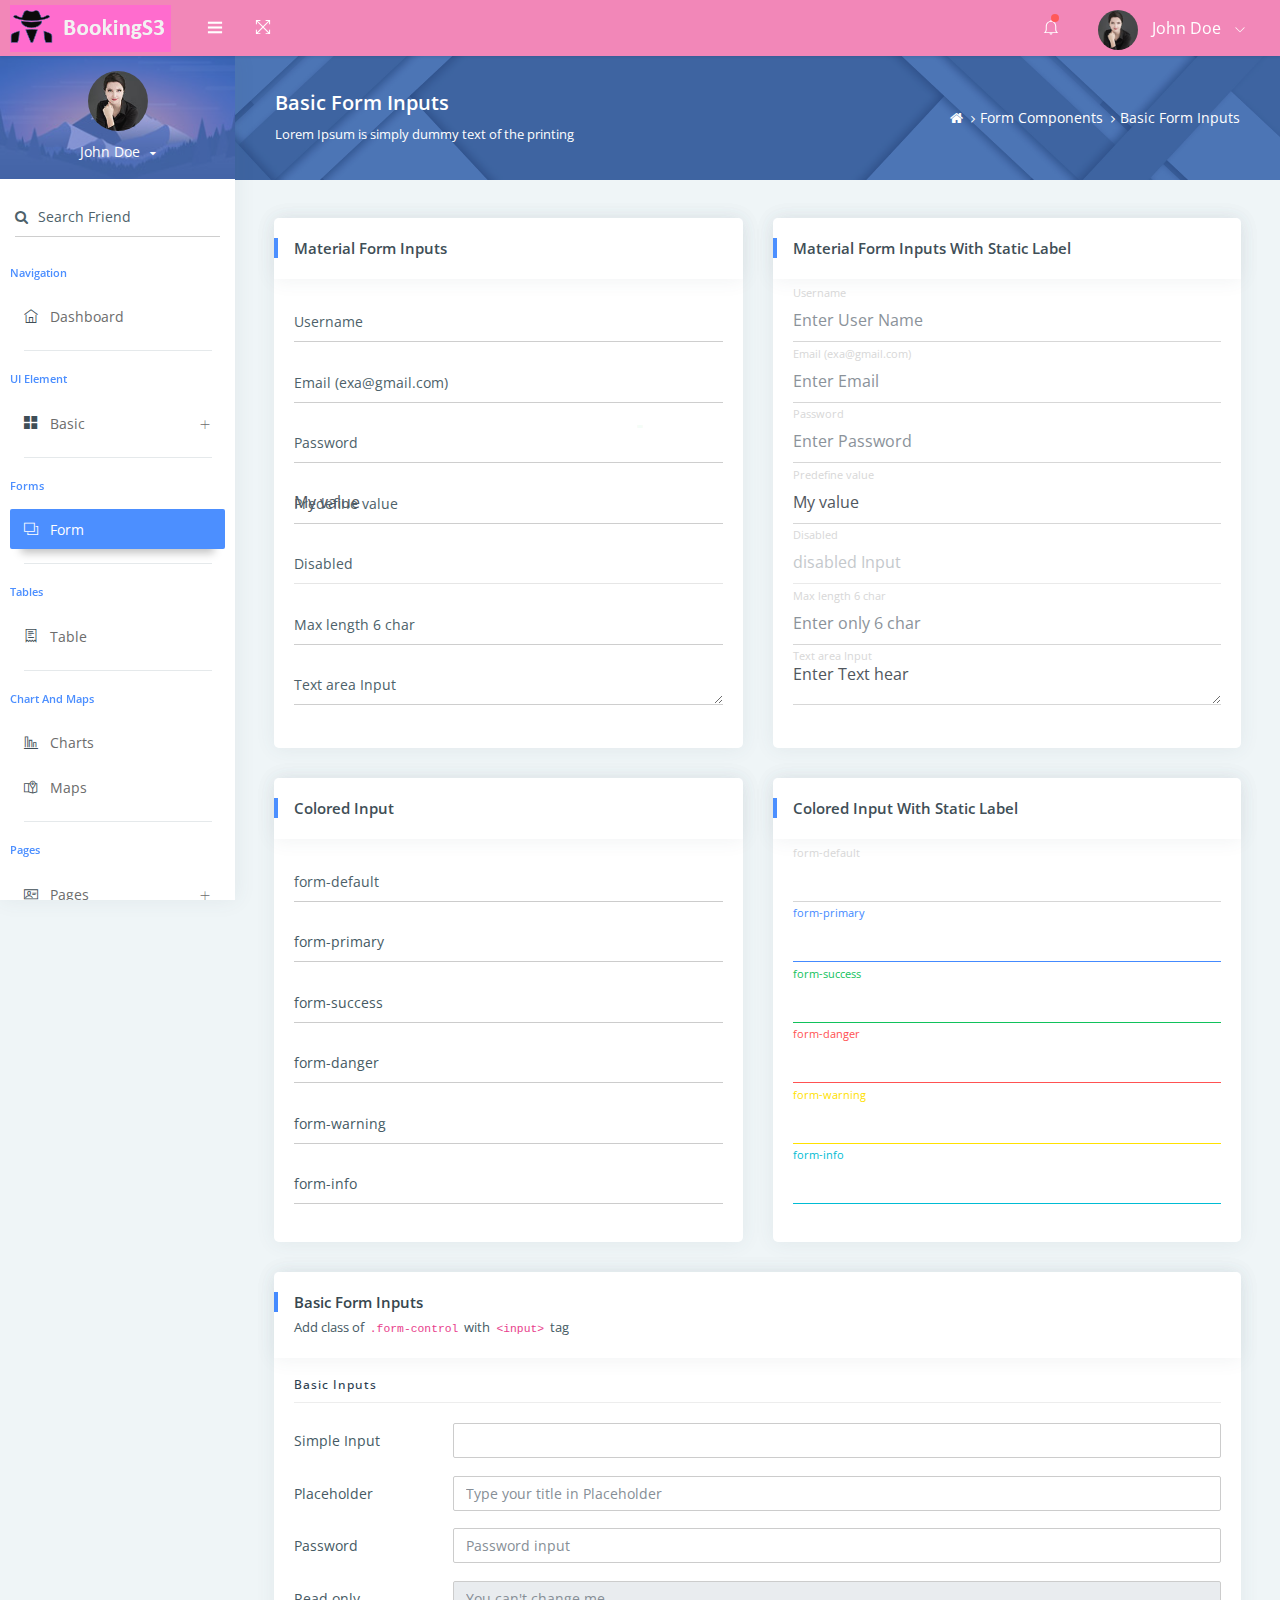
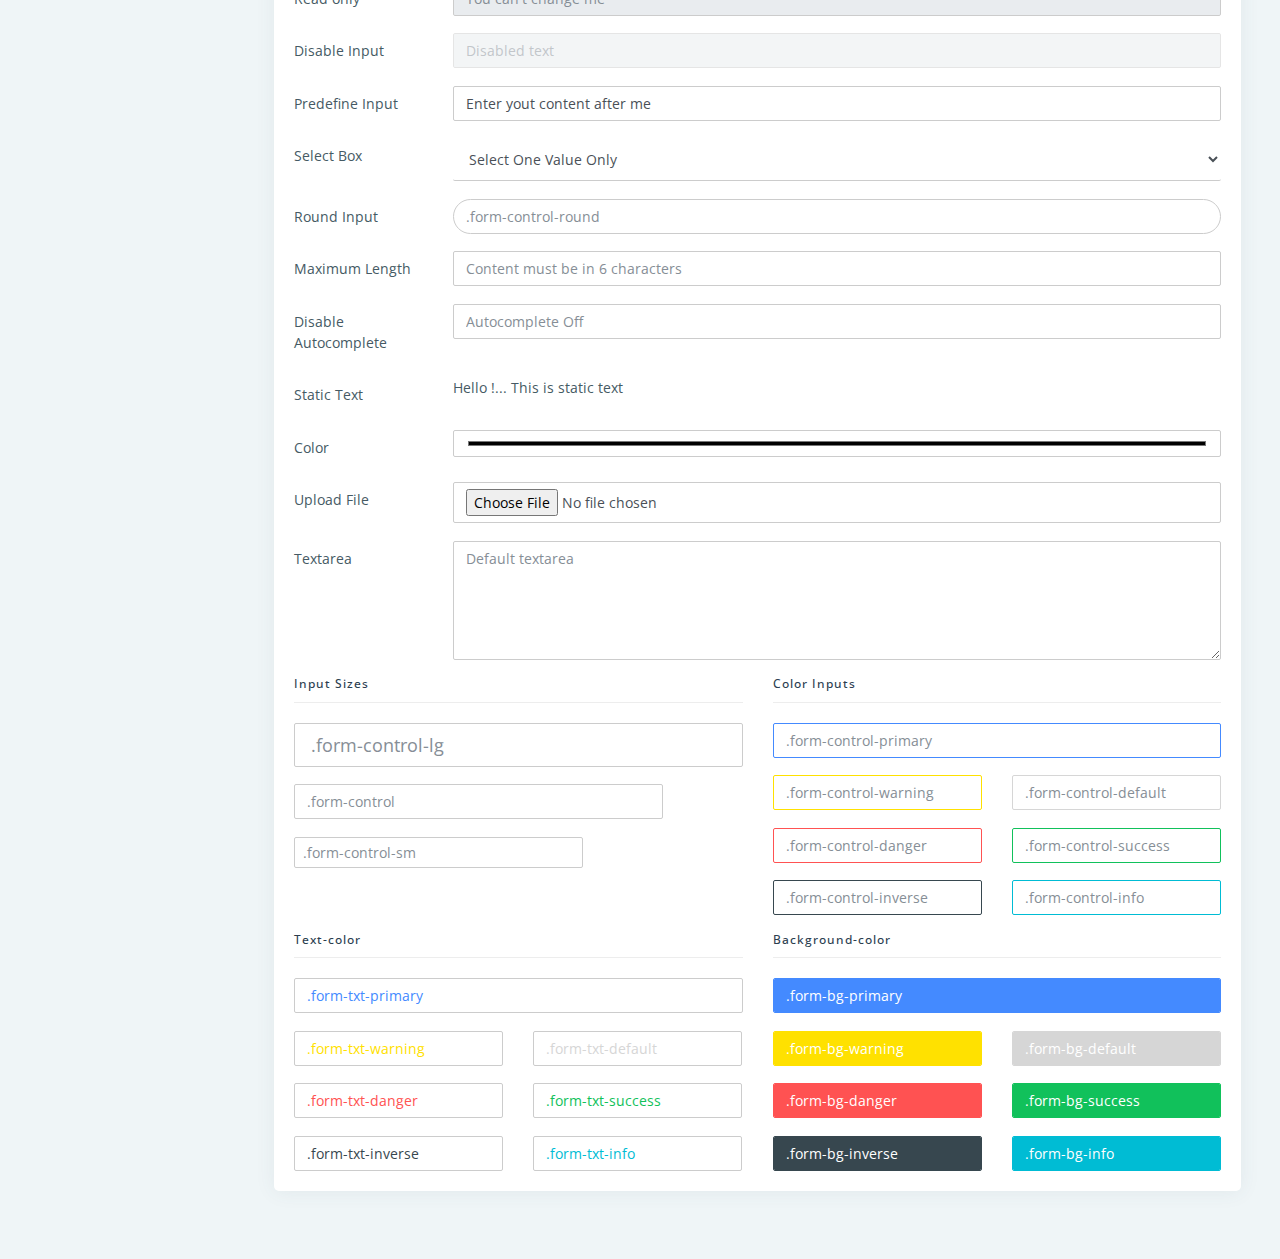
<file: form-elements-component.html>
<!DOCTYPE html>
<html lang="en">

<head>
    <title>Material Able bootstrap admin template by Codedthemes</title>
    <!-- HTML5 Shim and Respond.js IE10 support of HTML5 elements and media queries -->
    <!-- WARNING: Respond.js doesn't work if you view the page via file:// -->
    <!--[if lt IE 10]>
    <script src="https://oss.maxcdn.com/libs/html5shiv/3.7.0/html5shiv.js"></script>
    <script src="https://oss.maxcdn.com/libs/respond.js/1.4.2/respond.min.js"></script>
    <![endif]-->
    <!-- Meta -->
    <meta charset="utf-8">
    <meta name="viewport" content="width=device-width, initial-scale=1.0, user-scalable=0, minimal-ui">
    <meta http-equiv="X-UA-Compatible" content="IE=edge" />

    <meta name="keywords" content="bootstrap, bootstrap admin template, admin theme, admin dashboard, dashboard template, admin template, responsive" />
    <meta name="author" content="Codedthemes" />
    <!-- Favicon icon -->
    <link rel="icon" href="assets/images/favicon.ico" type="image/x-icon">
    <!-- Google font-->
    <link href="https://fonts.googleapis.com/css?family=Open+Sans:400,600,700" rel="stylesheet">
    <!-- waves.css -->
    <link rel="stylesheet" href="assets/pages/waves/css/waves.min.css" type="text/css" media="all">
    <!-- Required Fremwork -->
    <link rel="stylesheet" type="text/css" href="assets/css/bootstrap/css/bootstrap.min.css">
    <!-- themify-icons line icon -->
    <link rel="stylesheet" type="text/css" href="assets/icon/themify-icons/themify-icons.css">
    <!-- ico font -->
    <link rel="stylesheet" type="text/css" href="assets/icon/icofont/css/icofont.css">
    <!-- Font Awesome -->
    <link rel="stylesheet" type="text/css" href="assets/icon/font-awesome/css/font-awesome.min.css">
    <!-- Style.css -->
    <link rel="stylesheet" type="text/css" href="assets/css/style.css">
    <link rel="stylesheet" type="text/css" href="assets/css/jquery.mCustomScrollbar.css">

</head>

<body>
    <!-- Pre-loader start -->
    <div class="theme-loader">
        <div class="loader-track">
            <div class="preloader-wrapper">
                <div class="spinner-layer spinner-blue">
                    <div class="circle-clipper left">
                        <div class="circle"></div>
                    </div>
                    <div class="gap-patch">
                        <div class="circle"></div>
                    </div>
                    <div class="circle-clipper right">
                        <div class="circle"></div>
                    </div>
                </div>
                <div class="spinner-layer spinner-red">
                    <div class="circle-clipper left">
                        <div class="circle"></div>
                    </div>
                    <div class="gap-patch">
                        <div class="circle"></div>
                    </div>
                    <div class="circle-clipper right">
                        <div class="circle"></div>
                    </div>
                </div>

                <div class="spinner-layer spinner-yellow">
                    <div class="circle-clipper left">
                        <div class="circle"></div>
                    </div>
                    <div class="gap-patch">
                        <div class="circle"></div>
                    </div>
                    <div class="circle-clipper right">
                        <div class="circle"></div>
                    </div>
                </div>

                <div class="spinner-layer spinner-green">
                    <div class="circle-clipper left">
                        <div class="circle"></div>
                    </div>
                    <div class="gap-patch">
                        <div class="circle"></div>
                    </div>
                    <div class="circle-clipper right">
                        <div class="circle"></div>
                    </div>
                </div>
            </div>
        </div>
    </div>
    <!-- Pre-loader end -->
    <div id="pcoded" class="pcoded">
        <div class="pcoded-overlay-box"></div>
        <div class="pcoded-container navbar-wrapper">
            <nav class="navbar header-navbar pcoded-header">
                <div class="navbar-wrapper">
                    <div class="navbar-logo">
                        <a class="mobile-menu waves-effect waves-light" id="mobile-collapse" href="#!">
                            <i class="ti-menu"></i>
                        </a>
                        <div class="mobile-search waves-effect waves-light">
                            <div class="header-search">
                                <div class="main-search morphsearch-search">
                                    <div class="input-group">
                                        <span class="input-group-prepend search-close"><i class="ti-close input-group-text"></i></span>
                                        <input type="text" class="form-control" placeholder="Enter Keyword">
                                        <span class="input-group-append search-btn"><i class="ti-search input-group-text"></i></span>
                                    </div>
                                </div>
                            </div>
                        </div>
                        <a href="index.html">
                            <img class="img-fluid" src="assets/images/logo.png" alt="Theme-Logo" />
                        </a>
                        <a class="mobile-options waves-effect waves-light">
                            <i class="ti-more"></i>
                        </a>
                    </div>
                    <div class="navbar-container container-fluid">
                        <ul class="nav-left">
                            <li>
                                <div class="sidebar_toggle"><a href="javascript:void(0)"><i class="ti-menu"></i></a></div>
                            </li>
                            <li>
                                <a href="#!" onclick="javascript:toggleFullScreen()" class="waves-effect waves-light">
                                    <i class="ti-fullscreen"></i>
                                </a>
                            </li>
                        </ul>
                        <ul class="nav-right">
                            <li class="header-notification">
                                <a href="#!" class="waves-effect waves-light">
                                    <i class="ti-bell"></i>
                                    <span class="badge bg-c-red"></span>
                                </a>
                                <ul class="show-notification">
                                    <li>
                                        <h6>Notifications</h6>
                                        <label class="label label-danger">New</label>
                                    </li>
                                    <li class="waves-effect waves-light">
                                        <div class="media">
                                            <img class="d-flex align-self-center img-radius" src="assets/images/avatar-2.jpg" alt="Generic placeholder image">
                                            <div class="media-body">
                                                <h5 class="notification-user">John Doe</h5>
                                                <p class="notification-msg">Lorem ipsum dolor sit amet, consectetuer elit.</p>
                                                <span class="notification-time">30 minutes ago</span>
                                            </div>
                                        </div>
                                    </li>
                                    <li class="waves-effect waves-light">
                                        <div class="media">
                                            <img class="d-flex align-self-center img-radius" src="assets/images/avatar-4.jpg" alt="Generic placeholder image">
                                            <div class="media-body">
                                                <h5 class="notification-user">Joseph William</h5>
                                                <p class="notification-msg">Lorem ipsum dolor sit amet, consectetuer elit.</p>
                                                <span class="notification-time">30 minutes ago</span>
                                            </div>
                                        </div>
                                    </li>
                                    <li class="waves-effect waves-light">
                                        <div class="media">
                                            <img class="d-flex align-self-center img-radius" src="assets/images/avatar-3.jpg" alt="Generic placeholder image">
                                            <div class="media-body">
                                                <h5 class="notification-user">Sara Soudein</h5>
                                                <p class="notification-msg">Lorem ipsum dolor sit amet, consectetuer elit.</p>
                                                <span class="notification-time">30 minutes ago</span>
                                            </div>
                                        </div>
                                    </li>
                                </ul>
                            </li>
                            <li class="user-profile header-notification">
                                <a href="#!" class="waves-effect waves-light">
                                    <img src="assets/images/avatar-4.jpg" class="img-radius" alt="User-Profile-Image">
                                    <span>John Doe</span>
                                    <i class="ti-angle-down"></i>
                                </a>
                                <ul class="show-notification profile-notification">
                                    <li class="waves-effect waves-light">
                                        <a href="#!">
                                            <i class="ti-settings"></i> Settings
                                        </a>
                                    </li>
                                    <li class="waves-effect waves-light">
                                        <a href="user-profile.html">
                                            <i class="ti-user"></i> Profile
                                        </a>
                                    </li>
                                    <li class="waves-effect waves-light">
                                        <a href="email-inbox.html">
                                            <i class="ti-email"></i> My Messages
                                        </a>
                                    </li>
                                    <li class="waves-effect waves-light">
                                        <a href="auth-lock-screen.html">
                                            <i class="ti-lock"></i> Lock Screen
                                        </a>
                                    </li>
                                    <li class="waves-effect waves-light">
                                        <a href="auth-normal-sign-in.html">
                                            <i class="ti-layout-sidebar-left"></i> Logout
                                        </a>
                                    </li>
                                </ul>
                            </li>
                        </ul>
                    </div>
                </div>
            </nav>

            <div class="pcoded-main-container">
                <div class="pcoded-wrapper">
                    <nav class="pcoded-navbar">
                        <div class="sidebar_toggle"><a href="#"><i class="icon-close icons"></i></a></div>
                        <div class="pcoded-inner-navbar main-menu">
                            <div class="">
                                <div class="main-menu-header">
                                    <img class="img-80 img-radius" src="assets/images/avatar-4.jpg" alt="User-Profile-Image">
                                    <div class="user-details">
                                        <span id="more-details">John Doe<i class="fa fa-caret-down"></i></span>
                                    </div>
                                </div>
                                <div class="main-menu-content">
                                    <ul>
                                        <li class="more-details">
                                            <a href="user-profile.html"><i class="ti-user"></i>View Profile</a>
                                            <a href="#!"><i class="ti-settings"></i>Settings</a>
                                            <a href="auth-normal-sign-in.html"><i class="ti-layout-sidebar-left"></i>Logout</a>
                                        </li>
                                    </ul>
                                </div>
                            </div>
                            <div class="p-15 p-b-0">
                                <form class="form-material">
                                    <div class="form-group form-primary">
                                        <input type="text" name="footer-email" class="form-control">
                                        <span class="form-bar"></span>
                                        <label class="float-label"><i class="fa fa-search m-r-10"></i>Search Friend</label>
                                    </div>
                                </form>
                            </div>
                            <div class="pcoded-navigation-label">Navigation</div>
                            <ul class="pcoded-item pcoded-left-item">
                                <li class="">
                                    <a href="index.html" class="waves-effect waves-dark">
                                        <span class="pcoded-micon"><i class="ti-home"></i><b>D</b></span>
                                        <span class="pcoded-mtext">Dashboard</span>
                                        <span class="pcoded-mcaret"></span>
                                    </a>
                                </li>
                            </ul>
                            <div class="pcoded-navigation-label">UI Element</div>
                            <ul class="pcoded-item pcoded-left-item">
                                <li class="pcoded-hasmenu">
                                    <a href="javascript:void(0)" class="waves-effect waves-dark">
                                        <span class="pcoded-micon"><i class="ti-layout-grid2-alt"></i><b>BC</b></span>
                                        <span class="pcoded-mtext">Basic</span>
                                        <span class="pcoded-mcaret"></span>
                                    </a>
                                    <ul class="pcoded-submenu">
                                        <li class=" ">
                                            <a href="breadcrumb.html" class="waves-effect waves-dark">
                                                <span class="pcoded-micon"><i class="ti-angle-right"></i></span>
                                                <span class="pcoded-mtext">Breadcrumbs</span>
                                                <span class="pcoded-mcaret"></span>
                                            </a>
                                        </li>
                                        <li class=" ">
                                            <a href="button.html" class="waves-effect waves-dark">
                                                <span class="pcoded-micon"><i class="ti-angle-right"></i></span>
                                                <span class="pcoded-mtext">Button</span>
                                                <span class="pcoded-mcaret"></span>
                                            </a>
                                        </li>
                                        <li class="">
                                            <a href="accordion.html" class="waves-effect waves-dark">
                                                <span class="pcoded-micon"><i class="ti-angle-right"></i></span>
                                                <span class="pcoded-mtext">Accordion</span>
                                                <span class="pcoded-mcaret"></span>
                                            </a>
                                        </li>
                                        <li class=" ">
                                            <a href="tabs.html" class="waves-effect waves-dark">
                                                <span class="pcoded-micon"><i class="ti-angle-right"></i></span>
                                                <span class="pcoded-mtext">Tabs</span>
                                                <span class="pcoded-mcaret"></span>
                                            </a>
                                        </li>
                                        <li class=" ">
                                            <a href="color.html" class="waves-effect waves-dark">
                                                <span class="pcoded-micon"><i class="ti-angle-right"></i></span>
                                                <span class="pcoded-mtext">Color</span>
                                                <span class="pcoded-mcaret"></span>
                                            </a>
                                        </li>
                                        <li class=" ">
                                            <a href="label-badge.html" class="waves-effect waves-dark">
                                                <span class="pcoded-micon"><i class="ti-angle-right"></i></span>
                                                <span class="pcoded-mtext">Label Badge</span>
                                                <span class="pcoded-mcaret"></span>
                                            </a>
                                        </li>
                                        <li class=" ">
                                            <a href="tooltip.html" class="waves-effect waves-dark">
                                                <span class="pcoded-micon"><i class="ti-angle-right"></i></span>
                                                <span class="pcoded-mtext">Tooltip And Popover</span>
                                                <span class="pcoded-mcaret"></span>
                                            </a>
                                        </li>
                                        <li class=" ">
                                            <a href="typography.html" class="waves-effect waves-dark">
                                                <span class="pcoded-micon"><i class="ti-angle-right"></i></span>
                                                <span class="pcoded-mtext">Typography</span>
                                                <span class="pcoded-mcaret"></span>
                                            </a>
                                        </li>
                                        <li class=" ">
                                            <a href="notification.html" class="waves-effect waves-dark">
                                                <span class="pcoded-micon"><i class="ti-angle-right"></i></span>
                                                <span class="pcoded-mtext">Notifications</span>
                                                <span class="pcoded-mcaret"></span>
                                            </a>
                                        </li>
                                    </ul>
                                </li>
                            </ul>
                            <div class="pcoded-navigation-label">Forms</div>
                            <ul class="pcoded-item pcoded-left-item">
                                <li class="active">
                                    <a href="form-elements-component.html" class="waves-effect waves-dark">
                                        <span class="pcoded-micon"><i class="ti-layers"></i><b>FC</b></span>
                                        <span class="pcoded-mtext">Form</span>
                                        <span class="pcoded-mcaret"></span>
                                    </a>
                                </li>
                            </ul>
                            <div class="pcoded-navigation-label">Tables</div>
                            <ul class="pcoded-item pcoded-left-item">
                                <li class="">
                                    <a href="bs-basic-table.html" class="waves-effect waves-dark">
                                        <span class="pcoded-micon"><i class="ti-receipt"></i><b>B</b></span>
                                        <span class="pcoded-mtext">Table</span>
                                        <span class="pcoded-mcaret"></span>
                                    </a>
                                </li>
                            </ul>
                            <div class="pcoded-navigation-label">Chart And Maps</div>
                            <ul class="pcoded-item pcoded-left-item">
                                <li class="">
                                    <a href="chart-morris.html" class="waves-effect waves-dark">
                                        <span class="pcoded-micon"><i class="ti-bar-chart-alt"></i><b>C</b></span>
                                        <span class="pcoded-mtext">Charts</span>
                                        <span class="pcoded-mcaret"></span>
                                    </a>
                                </li>
                                <li class="">
                                    <a href="map-google.html" class="waves-effect waves-dark">
                                        <span class="pcoded-micon"><i class="ti-map-alt"></i><b>M</b></span>
                                        <span class="pcoded-mtext">Maps</span>
                                        <span class="pcoded-mcaret"></span>
                                    </a>
                                </li>
                            </ul>
                            <div class="pcoded-navigation-label">Pages</div>
                            <ul class="pcoded-item pcoded-left-item">
                                <li class="pcoded-hasmenu ">
                                    <a href="javascript:void(0)" class="waves-effect waves-dark">
                                        <span class="pcoded-micon"><i class="ti-id-badge"></i><b>A</b></span>
                                        <span class="pcoded-mtext">Pages</span>
                                        <span class="pcoded-mcaret"></span>
                                    </a>
                                    <ul class="pcoded-submenu">
                                        <li class="">
                                            <a href="auth-normal-sign-in.html" class="waves-effect waves-dark">
                                                <span class="pcoded-micon"><i class="ti-angle-right"></i></span>
                                                <span class="pcoded-mtext">Login</span>
                                                <span class="pcoded-mcaret"></span>
                                            </a>
                                        </li>
                                        <li class="">
                                            <a href="auth-sign-up.html" class="waves-effect waves-dark">
                                                <span class="pcoded-micon"><i class="ti-angle-right"></i></span>
                                                <span class="pcoded-mtext">Registration</span>
                                                <span class="pcoded-mcaret"></span>
                                            </a>
                                        </li>
                                        <li class="">
                                            <a href="sample-page.html" class="waves-effect waves-dark">
                                                <span class="pcoded-micon"><i class="ti-layout-sidebar-left"></i><b>S</b></span>
                                                <span class="pcoded-mtext">Sample Page</span>
                                                <span class="pcoded-mcaret"></span>
                                            </a>
                                        </li>
                                    </ul>
                                </li>
                            </ul>
                        </div>
                    </nav>
                    <div class="pcoded-content">
                        <!-- Page-header start -->
                        <div class="page-header">
                            <div class="page-block">
                                <div class="row align-items-center">
                                    <div class="col-md-8">
                                        <div class="page-header-title">
                                            <h5 class="m-b-10">Basic Form Inputs</h5>
                                            <p class="m-b-0">Lorem Ipsum is simply dummy text of the printing</p>
                                        </div>
                                    </div>
                                    <div class="col-md-4">
                                        <ul class="breadcrumb">
                                            <li class="breadcrumb-item">
                                                <a href="index.html"> <i class="fa fa-home"></i> </a>
                                            </li>
                                            <li class="breadcrumb-item"><a href="#!">Form Components</a>
                                            </li>
                                            <li class="breadcrumb-item"><a href="#!">Basic Form Inputs</a>
                                            </li>
                                        </ul>
                                    </div>
                                </div>
                            </div>
                        </div>
                        <!-- Page-header end -->
                        <div class="pcoded-inner-content">
                            <!-- Main-body start -->
                            <div class="main-body">
                                <div class="page-wrapper">

                                    <!-- Page body start -->
                                    <div class="page-body">
                                        <div class="row">
                                            <div class="col-md-6">
                                                <div class="card">
                                                    <div class="card-header">
                                                        <h5>Material Form Inputs</h5>
                                                        <!--<span>Add class of <code>.form-control</code> with <code>&lt;input&gt;</code> tag</span>-->
                                                    </div>
                                                    <div class="card-block">
                                                        <form class="form-material">
                                                            <div class="form-group form-default">
                                                                <input type="text" name="footer-email" class="form-control">
                                                                <span class="form-bar"></span>
                                                                <label class="float-label">Username</label>
                                                            </div>
                                                            <div class="form-group form-default">
                                                                <input type="text" name="footer-email" class="form-control">
                                                                <span class="form-bar"></span>
                                                                <label class="float-label">Email (exa@gmail.com)</label>
                                                            </div>
                                                            <div class="form-group form-default">
                                                                <input type="password" name="footer-email" class="form-control">
                                                                <span class="form-bar"></span>
                                                                <label class="float-label">Password</label>
                                                            </div>
                                                            <div class="form-group form-default">
                                                                <input type="text" name="footer-email" class="form-control" value="My value">
                                                                <span class="form-bar"></span>
                                                                <label class="float-label">Predefine value</label>
                                                            </div>
                                                            <div class="form-group form-default">
                                                                <input type="text" name="footer-email" class="form-control" disabled>
                                                                <span class="form-bar"></span>
                                                                <label class="float-label">Disabled</label>
                                                            </div>
                                                            <div class="form-group form-default">
                                                                <input type="text" name="footer-email" class="form-control" maxlength="6">
                                                                <span class="form-bar"></span>
                                                                <label class="float-label">Max length 6 char</label>
                                                            </div>
                                                            <div class="form-group form-default">
                                                                <textarea class="form-control"></textarea>
                                                                <span class="form-bar"></span>
                                                                <label class="float-label">Text area Input</label>
                                                            </div>
                                                        </form>
                                                    </div>
                                                </div>
                                            </div>
                                            <div class="col-md-6">
                                                <div class="card">
                                                    <div class="card-header">
                                                        <h5>Material Form Inputs With Static Label</h5>
                                                        <!--<span>Add class of <code>.form-control</code> with <code>&lt;input&gt;</code> tag</span>-->
                                                    </div>
                                                    <div class="card-block">
                                                        <form class="form-material">
                                                            <div class="form-group form-default form-static-label">
                                                                <input type="text" name="footer-email" class="form-control" placeholder="Enter User Name">
                                                                <span class="form-bar"></span>
                                                                <label class="float-label">Username</label>
                                                            </div>
                                                            <div class="form-group form-default form-static-label">
                                                                <input type="text" name="footer-email" class="form-control" placeholder="Enter Email">
                                                                <span class="form-bar"></span>
                                                                <label class="float-label">Email (exa@gmail.com)</label>
                                                            </div>
                                                            <div class="form-group form-default form-static-label">
                                                                <input type="password" name="footer-email" class="form-control" placeholder="Enter Password">
                                                                <span class="form-bar"></span>
                                                                <label class="float-label">Password</label>
                                                            </div>
                                                            <div class="form-group form-default form-static-label">
                                                                <input type="text" name="footer-email" class="form-control" placeholder="Pre define value" value="My value">
                                                                <span class="form-bar"></span>
                                                                <label class="float-label">Predefine value</label>
                                                            </div>
                                                            <div class="form-group form-default form-static-label">
                                                                <input type="text" name="footer-email" class="form-control" placeholder="disabled Input" disabled>
                                                                <span class="form-bar"></span>
                                                                <label class="float-label">Disabled</label>
                                                            </div>
                                                            <div class="form-group form-default form-static-label">
                                                                <input type="text" name="footer-email" class="form-control" maxlength="6" placeholder="Enter only 6 char">
                                                                <span class="form-bar"></span>
                                                                <label class="float-label">Max length 6 char</label>
                                                            </div>
                                                            <div class="form-group form-default form-static-label">
                                                                <textarea class="form-control">Enter Text hear</textarea>
                                                                <span class="form-bar"></span>
                                                                <label class="float-label">Text area Input</label>
                                                            </div>
                                                        </form>
                                                    </div>
                                                </div>
                                            </div>
                                        </div>
                                        <div class="row">
                                            <div class="col-md-6">
                                                <div class="card">
                                                    <div class="card-header">
                                                        <h5>Colored Input</h5>
                                                    </div>
                                                    <div class="card-block">
                                                        <form class="form-material">
                                                            <div class="form-group form-default">
                                                                <input type="text" name="footer-email" class="form-control">
                                                                <span class="form-bar"></span>
                                                                <label class="float-label">form-default</label>
                                                            </div>
                                                            <div class="form-group form-primary">
                                                                <input type="text" name="footer-email" class="form-control">
                                                                <span class="form-bar"></span>
                                                                <label class="float-label">form-primary</label>
                                                            </div>
                                                            <div class="form-group form-success">
                                                                <input type="text" name="footer-email" class="form-control">
                                                                <span class="form-bar"></span>
                                                                <label class="float-label">form-success</label>
                                                            </div>
                                                            <div class="form-group form-danger">
                                                                <input type="text" name="footer-email" class="form-control">
                                                                <span class="form-bar"></span>
                                                                <label class="float-label">form-danger</label>
                                                            </div>
                                                            <div class="form-group form-warning">
                                                                <input type="text" name="footer-email" class="form-control">
                                                                <span class="form-bar"></span>
                                                                <label class="float-label">form-warning</label>
                                                            </div>
                                                            <div class="form-group form-info">
                                                                <input type="text" name="footer-email" class="form-control">
                                                                <span class="form-bar"></span>
                                                                <label class="float-label">form-info</label>
                                                            </div>
                                                        </form>
                                                    </div>
                                                </div>
                                            </div>
                                            <div class="col-md-6">
                                                <div class="card">
                                                    <div class="card-header">
                                                        <h5>Colored Input With Static Label</h5>
                                                    </div>
                                                    <div class="card-block">
                                                        <form class="form-material">
                                                            <div class="form-group form-default form-static-label">
                                                                <input type="text" name="footer-email" class="form-control">
                                                                <span class="form-bar"></span>
                                                                <label class="float-label">form-default</label>
                                                            </div>
                                                            <div class="form-group form-primary form-static-label">
                                                                <input type="text" name="footer-email" class="form-control">
                                                                <span class="form-bar"></span>
                                                                <label class="float-label">form-primary</label>
                                                            </div>
                                                            <div class="form-group form-success form-static-label">
                                                                <input type="text" name="footer-email" class="form-control">
                                                                <span class="form-bar"></span>
                                                                <label class="float-label">form-success</label>
                                                            </div>
                                                            <div class="form-group form-danger form-static-label">
                                                                <input type="text" name="footer-email" class="form-control">
                                                                <span class="form-bar"></span>
                                                                <label class="float-label">form-danger</label>
                                                            </div>
                                                            <div class="form-group form-warning form-static-label">
                                                                <input type="text" name="footer-email" class="form-control">
                                                                <span class="form-bar"></span>
                                                                <label class="float-label">form-warning</label>
                                                            </div>
                                                            <div class="form-group form-info form-static-label">
                                                                <input type="text" name="footer-email" class="form-control">
                                                                <span class="form-bar"></span>
                                                                <label class="float-label">form-info</label>
                                                            </div>
                                                        </form>
                                                    </div>
                                                </div>
                                            </div>
                                        </div>
                                        <div class="row">
                                            <div class="col-sm-12">
                                                <!-- Basic Form Inputs card start -->
                                                <div class="card">
                                                    <div class="card-header">
                                                        <h5>Basic Form Inputs</h5>
                                                        <span>Add class of <code>.form-control</code> with <code>&lt;input&gt;</code> tag</span>
                                                    </div>
                                                    <div class="card-block">
                                                        <h4 class="sub-title">Basic Inputs</h4>
                                                        <form>
                                                            <div class="form-group row">
                                                                <label class="col-sm-2 col-form-label">Simple Input</label>
                                                                <div class="col-sm-10">
                                                                    <input type="text" class="form-control">
                                                                </div>
                                                            </div>
                                                            <div class="form-group row">
                                                                <label class="col-sm-2 col-form-label">Placeholder</label>
                                                                <div class="col-sm-10">
                                                                    <input type="text" class="form-control" placeholder="Type your title in Placeholder">
                                                                </div>
                                                            </div>
                                                            <div class="form-group row">
                                                                <label class="col-sm-2 col-form-label">Password</label>
                                                                <div class="col-sm-10">
                                                                    <input type="password" class="form-control" placeholder="Password input">
                                                                </div>
                                                            </div>
                                                            <div class="form-group row">
                                                                <label class="col-sm-2 col-form-label">Read only</label>
                                                                <div class="col-sm-10">
                                                                    <input type="text" class="form-control" placeholder="You can't change me" readonly>
                                                                </div>
                                                            </div>
                                                            <div class="form-group row">
                                                                <label class="col-sm-2 col-form-label">Disable Input</label>
                                                                <div class="col-sm-10">
                                                                    <input type="text" class="form-control" placeholder="Disabled text" disabled>
                                                                </div>
                                                            </div>
                                                            <div class="form-group row">
                                                                <label class="col-sm-2 col-form-label">Predefine
                                                                    Input</label>
                                                                <div class="col-sm-10">
                                                                    <input type="text" class="form-control" value="Enter yout content after me">
                                                                </div>
                                                            </div>
                                                            <div class="form-group row">
                                                                <label class="col-sm-2 col-form-label">Select Box</label>
                                                                <div class="col-sm-10">
                                                                    <select name="select" class="form-control">
                                                                        <option value="opt1">Select One Value Only</option>
                                                                        <option value="opt2">Type 2</option>
                                                                        <option value="opt3">Type 3</option>
                                                                        <option value="opt4">Type 4</option>
                                                                        <option value="opt5">Type 5</option>
                                                                        <option value="opt6">Type 6</option>
                                                                        <option value="opt7">Type 7</option>
                                                                        <option value="opt8">Type 8</option>
                                                                    </select>
                                                                </div>
                                                            </div>
                                                            <div class="form-group row">
                                                                <label class="col-sm-2 col-form-label">Round Input</label>
                                                                <div class="col-sm-10">
                                                                    <input type="text" class="form-control form-control-round" placeholder=".form-control-round">
                                                                </div>
                                                            </div>
                                                            <div class="form-group row">
                                                                <label class="col-sm-2 col-form-label">Maximum
                                                                    Length</label>
                                                                <div class="col-sm-10">
                                                                    <input type="text" class="form-control" placeholder="Content must be in 6 characters" maxlength="6">
                                                                </div>
                                                            </div>
                                                            <div class="form-group row">
                                                                <label class="col-sm-2 col-form-label">Disable
                                                                    Autocomplete</label>
                                                                <div class="col-sm-10">
                                                                    <input type="text" class="form-control" placeholder="Autocomplete Off" autocomplete="off">
                                                                </div>
                                                            </div>
                                                            <div class="form-group row">
                                                                <label class="col-sm-2 col-form-label">Static Text</label>
                                                                <div class="col-sm-10">
                                                                    <div class="form-control-static">Hello !... This is
                                                                        static text
                                                                    </div>
                                                                </div>
                                                            </div>
                                                            <div class="form-group row">
                                                                <label class="col-sm-2 col-form-label">Color</label>
                                                                <div class="col-sm-10">
                                                                    <input type="color" class="form-control">
                                                                </div>
                                                            </div>
                                                            <div class="form-group row">
                                                                <label class="col-sm-2 col-form-label">Upload File</label>
                                                                <div class="col-sm-10">
                                                                    <input type="file" class="form-control">
                                                                </div>
                                                            </div>
                                                            <div class="form-group row">
                                                                <label class="col-sm-2 col-form-label">Textarea</label>
                                                                <div class="col-sm-10">
                                                                    <textarea rows="5" cols="5" class="form-control" placeholder="Default textarea"></textarea>
                                                                </div>
                                                            </div>
                                                        </form>
                                                        <div class="row">
                                                            <div class="col-sm-6">
                                                                <h4 class="sub-title">Input Sizes</h4>
                                                                <form>
                                                                    <div class="form-group row">
                                                                        <div class="col-sm-12">
                                                                            <input type="text" class="form-control form-control-lg" placeholder=".form-control-lg">
                                                                        </div>
                                                                    </div>
                                                                    <div class="form-group row">
                                                                        <div class="col-sm-10">
                                                                            <input type="text" class="form-control" placeholder=".form-control">
                                                                        </div>
                                                                    </div>
                                                                    <div class="form-group row">
                                                                        <div class="col-sm-8">
                                                                            <input type="text" class="form-control form-control-sm" placeholder=".form-control-sm">
                                                                        </div>
                                                                    </div>
                                                                </form>
                                                            </div>
                                                            <div class="col-sm-6 mobile-inputs">
                                                                <h4 class="sub-title">Color Inputs</h4>
                                                                <form>
                                                                    <div class="form-group">
                                                                        <input type="text" class="form-control form-control-primary" placeholder=".form-control-primary">
                                                                    </div>
                                                                    <div class="form-group row">
                                                                        <div class="col-sm-6">
                                                                            <input type="text" class="form-control form-control-warning" placeholder=".form-control-warning">
                                                                        </div>
                                                                        <div class="col-sm-6">
                                                                            <input type="text" class="form-control form-control-default" placeholder=".form-control-default">
                                                                        </div>
                                                                    </div>
                                                                    <div class="form-group row">
                                                                        <div class="col-sm-6">
                                                                            <input type="text" class="form-control form-control-danger" placeholder=".form-control-danger">
                                                                        </div>
                                                                        <div class="col-sm-6">
                                                                            <input type="text" class="form-control form-control-success" placeholder=".form-control-success">
                                                                        </div>
                                                                    </div>
                                                                    <div class="form-group row">
                                                                        <div class="col-sm-6">
                                                                            <input type="text" class="form-control form-control-inverse" placeholder=".form-control-inverse">
                                                                        </div>
                                                                        <div class="col-sm-6">
                                                                            <input type="text" class="form-control form-control-info" placeholder=".form-control-info">
                                                                        </div>
                                                                    </div>
                                                                </form>
                                                            </div>
                                                        </div>
                                                        <div class="row">
                                                            <div class="col-sm-6 mobile-inputs">
                                                                <h4 class="sub-title">Text-color</h4>
                                                                <form>
                                                                    <div class="form-group">
                                                                        <input type="text" class="form-control form-txt-primary" placeholder=".form-txt-primary">
                                                                    </div>
                                                                    <div class="form-group row">
                                                                        <div class="col-sm-6">
                                                                            <input type="text" class="form-control form-txt-warning" placeholder=".form-txt-warning">
                                                                        </div>
                                                                        <div class="col-sm-6">
                                                                            <input type="text" class="form-control form-txt-default" placeholder=".form-txt-default">
                                                                        </div>
                                                                    </div>
                                                                    <div class="form-group row">
                                                                        <div class="col-sm-6">
                                                                            <input type="text" class="form-control form-txt-danger" placeholder=".form-txt-danger">
                                                                        </div>
                                                                        <div class="col-sm-6">
                                                                            <input type="text" class="form-control form-txt-success" placeholder=".form-txt-success">
                                                                        </div>
                                                                    </div>
                                                                    <div class="row">
                                                                        <div class="col-sm-6">
                                                                            <input type="text" class="form-control form-txt-inverse" placeholder=".form-txt-inverse">
                                                                        </div>
                                                                        <div class="col-sm-6">
                                                                            <input type="text" class="form-control form-txt-info" placeholder=".form-txt-info">
                                                                        </div>
                                                                    </div>
                                                                </form>
                                                            </div>
                                                            <div class="col-sm-6 mobile-inputs">
                                                                <h4 class="sub-title">Background-color</h4>
                                                                <form>
                                                                    <div class="form-group">
                                                                        <input type="text" class="form-control form-bg-primary" placeholder=".form-bg-primary">
                                                                    </div>
                                                                    <div class="form-group row">
                                                                        <div class="col-sm-6">
                                                                            <input type="text" class="form-control form-bg-warning" placeholder=".form-bg-warning">
                                                                        </div>
                                                                        <div class="col-sm-6">
                                                                            <input type="text" class="form-control form-bg-default" placeholder=".form-bg-default">
                                                                        </div>
                                                                    </div>
                                                                    <div class="form-group row">
                                                                        <div class="col-sm-6">
                                                                            <input type="text" class="form-control form-bg-danger" placeholder=".form-bg-danger">
                                                                        </div>
                                                                        <div class="col-sm-6">
                                                                            <input type="text" class="form-control form-bg-success" placeholder=".form-bg-success">
                                                                        </div>
                                                                    </div>
                                                                    <div class="row">
                                                                        <div class="col-sm-6">
                                                                            <input type="text" class="form-control form-bg-inverse" placeholder=".form-bg-inverse">
                                                                        </div>
                                                                        <div class="col-sm-6">
                                                                            <input type="text" class="form-control form-bg-info" placeholder=".form-bg-info">
                                                                        </div>
                                                                    </div>
                                                                </form>
                                                            </div>
                                                        </div>
                                                    </div>
                                                </div>
                                                <!-- Basic Form Inputs card end -->
                                            </div>
                                        </div>
                                    </div>
                                    <!-- Page body end -->
                                </div>
                            </div>
                            <!-- Main-body end -->
                            <div id="styleSelector">

                            </div>
                        </div>
                    </div>
                </div>
            </div>
        </div>
    </div>


    <!-- Warning Section Starts -->
    <!-- Older IE warning message -->
    <!--[if lt IE 10]>
<div class="ie-warning">
    <h1>Warning!!</h1>
    <p>You are using an outdated version of Internet Explorer, please upgrade <br/>to any of the following web browsers
        to access this website.</p>
    <div class="iew-container">
        <ul class="iew-download">
            <li>
                <a href="http://www.google.com/chrome/">
                    <img src="assets/images/browser/chrome.png" alt="Chrome">
                    <div>Chrome</div>
                </a>
            </li>
            <li>
                <a href="https://www.mozilla.org/en-US/firefox/new/">
                    <img src="assets/images/browser/firefox.png" alt="Firefox">
                    <div>Firefox</div>
                </a>
            </li>
            <li>
                <a href="http://www.opera.com">
                    <img src="assets/images/browser/opera.png" alt="Opera">
                    <div>Opera</div>
                </a>
            </li>
            <li>
                <a href="https://www.apple.com/safari/">
                    <img src="assets/images/browser/safari.png" alt="Safari">
                    <div>Safari</div>
                </a>
            </li>
            <li>
                <a href="http://windows.microsoft.com/en-us/internet-explorer/download-ie">
                    <img src="assets/images/browser/ie.png" alt="">
                    <div>IE (9 & above)</div>
                </a>
            </li>
        </ul>
    </div>
    <p>Sorry for the inconvenience!</p>
</div>
<![endif]-->
    <!-- Warning Section Ends -->
    <!-- Required Jquery -->
    <script type="text/javascript" src="assets/js/jquery/jquery.min.js "></script>
    <script type="text/javascript" src="assets/js/jquery-ui/jquery-ui.min.js "></script>
    <script type="text/javascript" src="assets/js/popper.js/popper.min.js"></script>
    <script type="text/javascript" src="assets/js/bootstrap/js/bootstrap.min.js "></script>
    <!-- waves js -->
    <script src="assets/pages/waves/js/waves.min.js"></script>
    <!-- jquery slimscroll js -->
    <script type="text/javascript" src="assets/js/jquery-slimscroll/jquery.slimscroll.js"></script>

    <!-- Custom js -->
    <script src="assets/js/pcoded.min.js"></script>
    <script src="assets/js/vertical/vertical-layout.min.js"></script>
    <script src="assets/js/jquery.mCustomScrollbar.concat.min.js"></script>
    <script type="text/javascript" src="assets/js/script.js"></script>
</body>

</html>
</file>
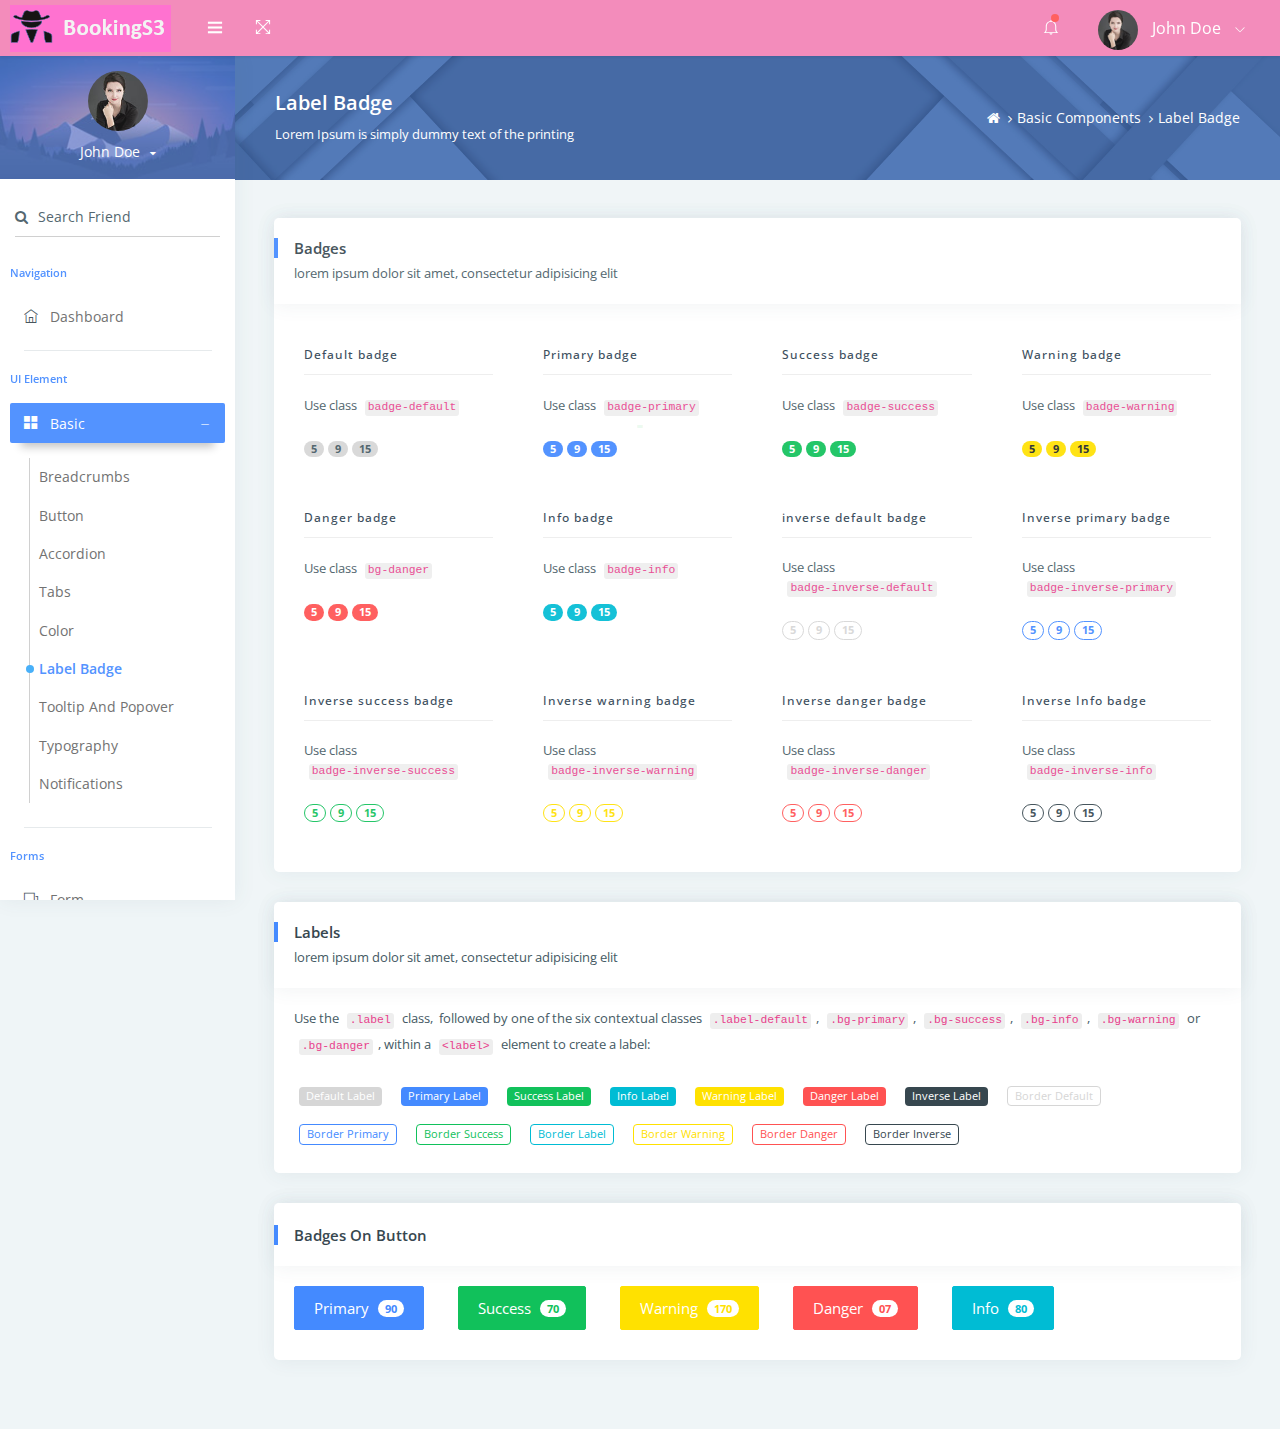
<file: label-badge.html>
<!DOCTYPE html>
<html lang="en">

<head>
    <title>Material Able bootstrap admin template by Codedthemes</title>
    <!-- HTML5 Shim and Respond.js IE10 support of HTML5 elements and media queries -->
    <!-- WARNING: Respond.js doesn't work if you view the page via file:// -->
    <!--[if lt IE 10]>
      <script src="https://oss.maxcdn.com/libs/html5shiv/3.7.0/html5shiv.js"></script>
      <script src="https://oss.maxcdn.com/libs/respond.js/1.4.2/respond.min.js"></script>
      <![endif]-->
    <!-- Meta -->
    <meta charset="utf-8">
    <meta name="viewport" content="width=device-width, initial-scale=1.0, user-scalable=0, minimal-ui">
    <meta http-equiv="X-UA-Compatible" content="IE=edge" />

    <meta name="keywords" content="bootstrap, bootstrap admin template, admin theme, admin dashboard, dashboard template, admin template, responsive" />
    <meta name="author" content="Codedthemes" />
    <!-- Favicon icon -->
    <link rel="icon" href="assets/images/favicon.ico" type="image/x-icon">
    <link href="https://fonts.googleapis.com/css?family=Open+Sans:400,600,700" rel="stylesheet">
    <!-- Required Fremwork -->
    <link rel="stylesheet" type="text/css" href="assets/css/bootstrap/css/bootstrap.min.css">
    <!-- waves.css -->
    <link rel="stylesheet" href="assets/pages/waves/css/waves.min.css" type="text/css" media="all">
    <!-- themify-icons line icon -->
    <link rel="stylesheet" type="text/css" href="assets/icon/themify-icons/themify-icons.css">
    <!-- ico font -->
    <link rel="stylesheet" type="text/css" href="assets/icon/icofont/css/icofont.css">
    <!-- Font Awesome -->
    <link rel="stylesheet" type="text/css" href="assets/icon/font-awesome/css/font-awesome.min.css">
    <!-- Style.css -->
    <link rel="stylesheet" type="text/css" href="assets/css/style.css">
    <link rel="stylesheet" type="text/css" href="assets/css/jquery.mCustomScrollbar.css">
</head>

<body>
    <!-- Pre-loader start -->
    <div class="theme-loader">
        <div class="loader-track">
            <div class="preloader-wrapper">
                <div class="spinner-layer spinner-blue">
                    <div class="circle-clipper left">
                        <div class="circle"></div>
                    </div>
                    <div class="gap-patch">
                        <div class="circle"></div>
                    </div>
                    <div class="circle-clipper right">
                        <div class="circle"></div>
                    </div>
                </div>
                <div class="spinner-layer spinner-red">
                    <div class="circle-clipper left">
                        <div class="circle"></div>
                    </div>
                    <div class="gap-patch">
                        <div class="circle"></div>
                    </div>
                    <div class="circle-clipper right">
                        <div class="circle"></div>
                    </div>
                </div>

                <div class="spinner-layer spinner-yellow">
                    <div class="circle-clipper left">
                        <div class="circle"></div>
                    </div>
                    <div class="gap-patch">
                        <div class="circle"></div>
                    </div>
                    <div class="circle-clipper right">
                        <div class="circle"></div>
                    </div>
                </div>

                <div class="spinner-layer spinner-green">
                    <div class="circle-clipper left">
                        <div class="circle"></div>
                    </div>
                    <div class="gap-patch">
                        <div class="circle"></div>
                    </div>
                    <div class="circle-clipper right">
                        <div class="circle"></div>
                    </div>
                </div>
            </div>
        </div>
    </div>
    <!-- Pre-loader end -->
    <div id="pcoded" class="pcoded">
        <div class="pcoded-overlay-box"></div>
        <div class="pcoded-container navbar-wrapper">
            <nav class="navbar header-navbar pcoded-header">
                <div class="navbar-wrapper">
                    <div class="navbar-logo">
                        <a class="mobile-menu waves-effect waves-light" id="mobile-collapse" href="#!">
                            <i class="ti-menu"></i>
                        </a>
                        <div class="mobile-search waves-effect waves-light">
                            <div class="header-search">
                                <div class="main-search morphsearch-search">
                                    <div class="input-group">
                                        <span class="input-group-prepend search-close"><i class="ti-close input-group-text"></i></span>
                                        <input type="text" class="form-control" placeholder="Enter Keyword">
                                        <span class="input-group-append search-btn"><i class="ti-search input-group-text"></i></span>
                                    </div>
                                </div>
                            </div>
                        </div>
                        <a href="index.html">
                            <img class="img-fluid" src="assets/images/logo.png" alt="Theme-Logo" />
                        </a>
                        <a class="mobile-options waves-effect waves-light">
                            <i class="ti-more"></i>
                        </a>
                    </div>
                    <div class="navbar-container container-fluid">
                        <ul class="nav-left">
                            <li>
                                <div class="sidebar_toggle"><a href="javascript:void(0)"><i class="ti-menu"></i></a></div>
                            </li>
                            <li>
                                <a href="#!" onclick="javascript:toggleFullScreen()" class="waves-effect waves-light">
                                    <i class="ti-fullscreen"></i>
                                </a>
                            </li>
                        </ul>
                        <ul class="nav-right">
                            <li class="header-notification">
                                <a href="#!" class="waves-effect waves-light">
                                    <i class="ti-bell"></i>
                                    <span class="badge bg-c-red"></span>
                                </a>
                                <ul class="show-notification">
                                    <li>
                                        <h6>Notifications</h6>
                                        <label class="label label-danger">New</label>
                                    </li>
                                    <li class="waves-effect waves-light">
                                        <div class="media">
                                            <img class="d-flex align-self-center img-radius" src="assets/images/avatar-2.jpg" alt="Generic placeholder image">
                                            <div class="media-body">
                                                <h5 class="notification-user">John Doe</h5>
                                                <p class="notification-msg">Lorem ipsum dolor sit amet, consectetuer elit.</p>
                                                <span class="notification-time">30 minutes ago</span>
                                            </div>
                                        </div>
                                    </li>
                                    <li class="waves-effect waves-light">
                                        <div class="media">
                                            <img class="d-flex align-self-center img-radius" src="assets/images/avatar-4.jpg" alt="Generic placeholder image">
                                            <div class="media-body">
                                                <h5 class="notification-user">Joseph William</h5>
                                                <p class="notification-msg">Lorem ipsum dolor sit amet, consectetuer elit.</p>
                                                <span class="notification-time">30 minutes ago</span>
                                            </div>
                                        </div>
                                    </li>
                                    <li class="waves-effect waves-light">
                                        <div class="media">
                                            <img class="d-flex align-self-center img-radius" src="assets/images/avatar-3.jpg" alt="Generic placeholder image">
                                            <div class="media-body">
                                                <h5 class="notification-user">Sara Soudein</h5>
                                                <p class="notification-msg">Lorem ipsum dolor sit amet, consectetuer elit.</p>
                                                <span class="notification-time">30 minutes ago</span>
                                            </div>
                                        </div>
                                    </li>
                                </ul>
                            </li>
                            <li class="user-profile header-notification">
                                <a href="#!" class="waves-effect waves-light">
                                    <img src="assets/images/avatar-4.jpg" class="img-radius" alt="User-Profile-Image">
                                    <span>John Doe</span>
                                    <i class="ti-angle-down"></i>
                                </a>
                                <ul class="show-notification profile-notification">
                                    <li class="waves-effect waves-light">
                                        <a href="#!">
                                            <i class="ti-settings"></i> Settings
                                        </a>
                                    </li>
                                    <li class="waves-effect waves-light">
                                        <a href="user-profile.html">
                                            <i class="ti-user"></i> Profile
                                        </a>
                                    </li>
                                    <li class="waves-effect waves-light">
                                        <a href="email-inbox.html">
                                            <i class="ti-email"></i> My Messages
                                        </a>
                                    </li>
                                    <li class="waves-effect waves-light">
                                        <a href="auth-lock-screen.html">
                                            <i class="ti-lock"></i> Lock Screen
                                        </a>
                                    </li>
                                    <li class="waves-effect waves-light">
                                        <a href="auth-normal-sign-in.html">
                                            <i class="ti-layout-sidebar-left"></i> Logout
                                        </a>
                                    </li>
                                </ul>
                            </li>
                        </ul>
                    </div>
                </div>
            </nav>

            <div class="pcoded-main-container">
                <div class="pcoded-wrapper">
                    <nav class="pcoded-navbar">
                        <div class="sidebar_toggle"><a href="#"><i class="icon-close icons"></i></a></div>
                        <div class="pcoded-inner-navbar main-menu">
                            <div class="">
                                <div class="main-menu-header">
                                    <img class="img-80 img-radius" src="assets/images/avatar-4.jpg" alt="User-Profile-Image">
                                    <div class="user-details">
                                        <span id="more-details">John Doe<i class="fa fa-caret-down"></i></span>
                                    </div>
                                </div>
                                <div class="main-menu-content">
                                    <ul>
                                        <li class="more-details">
                                            <a href="user-profile.html"><i class="ti-user"></i>View Profile</a>
                                            <a href="#!"><i class="ti-settings"></i>Settings</a>
                                            <a href="auth-normal-sign-in.html"><i class="ti-layout-sidebar-left"></i>Logout</a>
                                        </li>
                                    </ul>
                                </div>
                            </div>
                            <div class="p-15 p-b-0">
                                <form class="form-material">
                                    <div class="form-group form-primary">
                                        <input type="text" name="footer-email" class="form-control">
                                        <span class="form-bar"></span>
                                        <label class="float-label"><i class="fa fa-search m-r-10"></i>Search Friend</label>
                                    </div>
                                </form>
                            </div>
                            <div class="pcoded-navigation-label">Navigation</div>
                            <ul class="pcoded-item pcoded-left-item">
                                <li class="">
                                    <a href="index.html" class="waves-effect waves-dark">
                                        <span class="pcoded-micon"><i class="ti-home"></i><b>D</b></span>
                                        <span class="pcoded-mtext">Dashboard</span>
                                        <span class="pcoded-mcaret"></span>
                                    </a>
                                </li>
                            </ul>
                            <div class="pcoded-navigation-label">UI Element</div>
                            <ul class="pcoded-item pcoded-left-item">
                                <li class="pcoded-hasmenu active pcoded-trigger">
                                    <a href="javascript:void(0)" class="waves-effect waves-dark">
                                        <span class="pcoded-micon"><i class="ti-layout-grid2-alt"></i><b>BC</b></span>
                                        <span class="pcoded-mtext">Basic</span>
                                        <span class="pcoded-mcaret"></span>
                                    </a>
                                    <ul class="pcoded-submenu">
                                        <li class=" ">
                                            <a href="breadcrumb.html" class="waves-effect waves-dark">
                                                <span class="pcoded-micon"><i class="ti-angle-right"></i></span>
                                                <span class="pcoded-mtext">Breadcrumbs</span>
                                                <span class="pcoded-mcaret"></span>
                                            </a>
                                        </li>
                                        <li class=" ">
                                            <a href="button.html" class="waves-effect waves-dark">
                                                <span class="pcoded-micon"><i class="ti-angle-right"></i></span>
                                                <span class="pcoded-mtext">Button</span>
                                                <span class="pcoded-mcaret"></span>
                                            </a>
                                        </li>
                                        <li class="">
                                            <a href="accordion.html" class="waves-effect waves-dark">
                                                <span class="pcoded-micon"><i class="ti-angle-right"></i></span>
                                                <span class="pcoded-mtext">Accordion</span>
                                                <span class="pcoded-mcaret"></span>
                                            </a>
                                        </li>
                                        <li class=" ">
                                            <a href="tabs.html" class="waves-effect waves-dark">
                                                <span class="pcoded-micon"><i class="ti-angle-right"></i></span>
                                                <span class="pcoded-mtext">Tabs</span>
                                                <span class="pcoded-mcaret"></span>
                                            </a>
                                        </li>
                                        <li class=" ">
                                            <a href="color.html" class="waves-effect waves-dark">
                                                <span class="pcoded-micon"><i class="ti-angle-right"></i></span>
                                                <span class="pcoded-mtext">Color</span>
                                                <span class="pcoded-mcaret"></span>
                                            </a>
                                        </li>
                                        <li class="active ">
                                            <a href="label-badge.html" class="waves-effect waves-dark">
                                                <span class="pcoded-micon"><i class="ti-angle-right"></i></span>
                                                <span class="pcoded-mtext">Label Badge</span>
                                                <span class="pcoded-mcaret"></span>
                                            </a>
                                        </li>
                                        <li class=" ">
                                            <a href="tooltip.html" class="waves-effect waves-dark">
                                                <span class="pcoded-micon"><i class="ti-angle-right"></i></span>
                                                <span class="pcoded-mtext">Tooltip And Popover</span>
                                                <span class="pcoded-mcaret"></span>
                                            </a>
                                        </li>
                                        <li class=" ">
                                            <a href="typography.html" class="waves-effect waves-dark">
                                                <span class="pcoded-micon"><i class="ti-angle-right"></i></span>
                                                <span class="pcoded-mtext">Typography</span>
                                                <span class="pcoded-mcaret"></span>
                                            </a>
                                        </li>
                                        <li class=" ">
                                            <a href="notification.html" class="waves-effect waves-dark">
                                                <span class="pcoded-micon"><i class="ti-angle-right"></i></span>
                                                <span class="pcoded-mtext">Notifications</span>
                                                <span class="pcoded-mcaret"></span>
                                            </a>
                                        </li>
                                    </ul>
                                </li>
                            </ul>
                            <div class="pcoded-navigation-label">Forms</div>
                            <ul class="pcoded-item pcoded-left-item">
                                <li class="">
                                    <a href="form-elements-component.html" class="waves-effect waves-dark">
                                        <span class="pcoded-micon"><i class="ti-layers"></i><b>FC</b></span>
                                        <span class="pcoded-mtext">Form</span>
                                        <span class="pcoded-mcaret"></span>
                                    </a>
                                </li>
                            </ul>
                            <div class="pcoded-navigation-label">Tables</div>
                            <ul class="pcoded-item pcoded-left-item">
                                <li class="">
                                    <a href="bs-basic-table.html" class="waves-effect waves-dark">
                                        <span class="pcoded-micon"><i class="ti-receipt"></i><b>B</b></span>
                                        <span class="pcoded-mtext">Table</span>
                                        <span class="pcoded-mcaret"></span>
                                    </a>
                                </li>
                            </ul>
                            <div class="pcoded-navigation-label">Chart And Maps</div>
                            <ul class="pcoded-item pcoded-left-item">
                                <li class="">
                                    <a href="chart-morris.html" class="waves-effect waves-dark">
                                        <span class="pcoded-micon"><i class="ti-bar-chart-alt"></i><b>C</b></span>
                                        <span class="pcoded-mtext">Charts</span>
                                        <span class="pcoded-mcaret"></span>
                                    </a>
                                </li>
                                <li class="">
                                    <a href="map-google.html" class="waves-effect waves-dark">
                                        <span class="pcoded-micon"><i class="ti-map-alt"></i><b>M</b></span>
                                        <span class="pcoded-mtext">Maps</span>
                                        <span class="pcoded-mcaret"></span>
                                    </a>
                                </li>
                            </ul>
                            <div class="pcoded-navigation-label">Pages</div>
                            <ul class="pcoded-item pcoded-left-item">
                                <li class="pcoded-hasmenu ">
                                    <a href="javascript:void(0)" class="waves-effect waves-dark">
                                        <span class="pcoded-micon"><i class="ti-id-badge"></i><b>A</b></span>
                                        <span class="pcoded-mtext">Pages</span>
                                        <span class="pcoded-mcaret"></span>
                                    </a>
                                    <ul class="pcoded-submenu">
                                        <li class="">
                                            <a href="auth-normal-sign-in.html" class="waves-effect waves-dark">
                                                <span class="pcoded-micon"><i class="ti-angle-right"></i></span>
                                                <span class="pcoded-mtext">Login</span>
                                                <span class="pcoded-mcaret"></span>
                                            </a>
                                        </li>
                                        <li class="">
                                            <a href="auth-sign-up.html" class="waves-effect waves-dark">
                                                <span class="pcoded-micon"><i class="ti-angle-right"></i></span>
                                                <span class="pcoded-mtext">Registration</span>
                                                <span class="pcoded-mcaret"></span>
                                            </a>
                                        </li>
                                        <li class="">
                                            <a href="sample-page.html" class="waves-effect waves-dark">
                                                <span class="pcoded-micon"><i class="ti-layout-sidebar-left"></i><b>S</b></span>
                                                <span class="pcoded-mtext">Sample Page</span>
                                                <span class="pcoded-mcaret"></span>
                                            </a>
                                        </li>
                                    </ul>
                                </li>
                            </ul>
                        </div>
                    </nav>
                    <div class="pcoded-content">
                        <!-- Page-header start -->
                        <div class="page-header">
                            <div class="page-block">
                                <div class="row align-items-center">
                                    <div class="col-md-8">
                                        <div class="page-header-title">
                                            <h5 class="m-b-10">Label Badge</h5>
                                            <p class="m-b-0">Lorem Ipsum is simply dummy text of the printing</p>
                                        </div>
                                    </div>
                                    <div class="col-md-4">
                                        <ul class="breadcrumb">
                                            <li class="breadcrumb-item">
                                                <a href="index.html"> <i class="fa fa-home"></i> </a>
                                            </li>
                                            <li class="breadcrumb-item"><a href="#!">Basic Components</a>
                                            </li>
                                            <li class="breadcrumb-item"><a href="#!">Label Badge</a>
                                            </li>
                                        </ul>
                                    </div>
                                </div>
                            </div>
                        </div>
                        <!-- Page-header end -->
                        <div class="pcoded-inner-content">
                            <div class="main-body">
                                <div class="page-wrapper">
                                    <!-- Page body start -->
                                    <div class="page-body">
                                        <div class="row">
                                            <div class="col-sm-12">
                                                <!-- Badges card start -->
                                                <div class="card">
                                                    <div class="card-header">
                                                        <div class="card-header-left">
                                                            <h5>Badges</h5>
                                                            <span>lorem ipsum dolor sit amet, consectetur adipisicing elit</span>
                                                        </div>
                                                    </div>
                                                    <div class="card-block">
                                                        <div class="row">
                                                            <div class="col-lg-4 col-xl-3 col-sm-12">
                                                                <div class="badge-box">
                                                                    <div class="sub-title">Default badge

                                                                    </div>

                                                                    <p>Use class <code>badge-default</code></p>
                                                                    <div>
                                                                        <label class="badge badge-default">5</label>
                                                                        <label class="badge badge-default">9</label>
                                                                        <label class="badge badge-default">15</label>
                                                                    </div>
                                                                </div>
                                                            </div>
                                                            <div class="col-lg-4 col-xl-3 col-sm-6">
                                                                <div class="badge-box">
                                                                    <div class="sub-title">Primary badge

                                                                    </div>

                                                                    <p>Use class <code>badge-primary</code></p>
                                                                    <label class="badge badge-primary">5</label>
                                                                    <label class="badge badge-primary">9</label>
                                                                    <label class="badge badge-primary">15</label>
                                                                </div>
                                                            </div>
                                                            <div class="col-lg-4 col-xl-3 col-sm-6">
                                                                <div class="badge-box">
                                                                    <div class="sub-title">Success badge

                                                                    </div>

                                                                    <p>Use class <code>badge-success</code></p>
                                                                    <label class="badge badge-success">5</label>
                                                                    <label class="badge badge-success">9</label>
                                                                    <label class="badge badge-success">15</label>
                                                                </div>
                                                            </div>
                                                            <div class="col-lg-4 col-xl-3 col-sm-6">
                                                                <div class="badge-box">
                                                                    <div class="sub-title">Warning badge

                                                                    </div>

                                                                    <p>
                                                                        Use class <code>badge-warning</code>
                                                                    </p>
                                                                    <label class="badge badge-warning">5</label>
                                                                    <label class="badge badge-warning">9</label>
                                                                    <label class="badge badge-warning">15</label>
                                                                </div>
                                                            </div>
                                                            <div class="col-lg-4 col-xl-3 col-sm-6">
                                                                <div class="badge-box">
                                                                    <div class="sub-title">Danger badge

                                                                    </div>

                                                                    <p>
                                                                        Use class <code>bg-danger</code>
                                                                    </p>
                                                                    <label class="badge badge-danger">5</label>
                                                                    <label class="badge badge-danger">9</label>
                                                                    <label class="badge badge-danger">15</label>
                                                                </div>
                                                            </div>
                                                            <div class="col-lg-4 col-xl-3 col-sm-6">
                                                                <div class="badge-box">
                                                                    <div class="sub-title">Info badge

                                                                    </div>

                                                                    <p>
                                                                        Use class <code>badge-info</code>
                                                                    </p>
                                                                    <label class="badge badge-info ">5</label>
                                                                    <label class="badge badge-info">9</label>
                                                                    <label class="badge badge-info">15</label>
                                                                </div>
                                                            </div>
                                                            <div class="col-lg-4 col-xl-3 col-sm-6">
                                                                <div class="badge-box">
                                                                    <div class="sub-title">inverse default badge

                                                                    </div>

                                                                    <p>
                                                                        Use class <code>badge-inverse-default</code>
                                                                    </p>
                                                                    <label class="badge badge-inverse-default">5</label>
                                                                    <label class="badge badge-inverse-default">9</label>
                                                                    <label class="badge badge-inverse-default">15</label>
                                                                </div>
                                                            </div>
                                                            <div class="col-lg-4 col-xl-3 col-sm-6">
                                                                <div class="badge-box">
                                                                    <div class="sub-title">Inverse primary badge

                                                                    </div>

                                                                    <p>
                                                                        Use class <code>badge-inverse-primary</code>
                                                                    </p>
                                                                    <label class="badge badge-inverse-primary">5</label>
                                                                    <label class="badge badge-inverse-primary">9</label>
                                                                    <label class="badge badge-inverse-primary">15</label>
                                                                </div>
                                                            </div>
                                                            <div class="col-lg-4 col-xl-3 col-sm-6">
                                                                <div class="badge-box">
                                                                    <div class="sub-title">Inverse success badge

                                                                    </div>

                                                                    <p>
                                                                        Use class <code>badge-inverse-success</code>
                                                                    </p>
                                                                    <label class="badge badge-inverse-success">5</label>
                                                                    <label class="badge badge-inverse-success">9</label>
                                                                    <label class="badge badge-inverse-success">15</label>
                                                                </div>
                                                            </div>
                                                            <div class="col-lg-4 col-xl-3 col-sm-6">
                                                                <div class="badge-box">
                                                                    <div class="sub-title">Inverse warning badge
                                                                    </div>

                                                                    <p>
                                                                        Use class <code>badge-inverse-warning</code>
                                                                    </p>
                                                                    <label class="badge badge-inverse-warning">5</label>
                                                                    <label class="badge badge-inverse-warning">9</label>
                                                                    <label class="badge badge-inverse-warning">15</label>
                                                                </div>
                                                            </div>
                                                            <div class="col-lg-4 col-xl-3 col-sm-6">
                                                                <div class="badge-box">
                                                                    <div class="sub-title">Inverse danger badge

                                                                    </div>

                                                                    <p>
                                                                        Use class <code>badge-inverse-danger</code>
                                                                    </p>
                                                                    <label class="badge badge-inverse-danger">5</label>
                                                                    <label class="badge badge-inverse-danger">9</label>
                                                                    <label class="badge badge-inverse-danger">15</label>
                                                                </div>
                                                            </div>
                                                            <div class="col-lg-4 col-xl-3 col-sm-6">
                                                                <div class="badge-box">
                                                                    <div class="sub-title">Inverse Info badge

                                                                    </div>

                                                                    <p>
                                                                        Use class <code>badge-inverse-info</code>
                                                                    </p>
                                                                    <label class="badge badge-inverse-info">5</label>
                                                                    <label class="badge badge-inverse-info">9</label>
                                                                    <label class="badge badge-inverse-info">15</label>
                                                                </div>
                                                            </div>
                                                        </div>
                                                    </div>
                                                </div>
                                                <!-- Badges card end -->
                                            </div>
                                        </div>
                                        <div class="row">
                                            <div class="col-sm-12">
                                                <!-- Label card start -->
                                                <div class="card">
                                                    <div class="card-header">
                                                        <div class="card-header-left">
                                                            <h5>Labels</h5>
                                                            <span>lorem ipsum dolor sit amet, consectetur adipisicing elit</span>
                                                        </div>

                                                    </div>
                                                    <div class="card-block">
                                                        <!-- labels -->
                                                        <div class="row">
                                                            <div class="col-md-12">
                                                                <p>Use the <code>.label</code> class,&nbsp; followed by one of the six contextual classes <code>.label-default</code>, <code>.bg-primary</code>, <code>.bg-success</code>,
                                                                    <code>.bg-info</code>, <code>.bg-warning</code> or <code>.bg-danger</code>, within a <code>&lt;label&gt;</code> element to create a label:
                                                                </p>
                                                                <div class="label-main">
                                                                    <label class="label label-default">Default Label</label>
                                                                </div>
                                                                <div class="label-main">
                                                                    <label class="label label-primary">Primary Label</label>
                                                                </div>
                                                                <div class="label-main">
                                                                    <label class="label label-success">Success Label</label>
                                                                </div>
                                                                <div class="label-main">
                                                                    <label class="label label-info">Info Label</label>
                                                                </div>
                                                                <div class="label-main">
                                                                    <label class="label label-warning">Warning Label</label>
                                                                </div>
                                                                <div class="label-main">
                                                                    <label class="label label-danger">Danger Label</label>
                                                                </div>
                                                                <div class="label-main">
                                                                    <label class="label label-inverse">Inverse Label</label>
                                                                </div>
                                                                <div class="label-main">
                                                                    <label class="label label-inverse-default">Border Default</label>
                                                                </div>
                                                                <div class="label-main">
                                                                    <label class="label label-inverse-primary">Border Primary</label>
                                                                </div>
                                                                <div class="label-main">
                                                                    <label class="label label-inverse-success">Border Success</label>
                                                                </div>
                                                                <div class="label-main">
                                                                    <label class="label label-inverse-info">Border Label</label>
                                                                </div>
                                                                <div class="label-main">
                                                                    <label class="label label-inverse-warning">Border Warning</label>
                                                                </div>
                                                                <div class="label-main">
                                                                    <label class="label label-inverse-danger">Border Danger</label>
                                                                </div>
                                                                <div class="label-main">
                                                                    <label class="label label-inverse-info-border">Border Inverse</label>
                                                                </div>
                                                            </div>
                                                        </div>
                                                    </div>
                                                </div>
                                                <!-- Label card end -->
                                            </div>
                                        </div>
                                        <div class="row">
                                            <div class="col-md-12">
                                                <!-- Badges on button card start -->
                                                <div class="card">
                                                    <div class="card-header">
                                                        <div class="card-header-left">
                                                            <h5 class="card-header-text">Badges On Button</h5>
                                                        </div>

                                                    </div>
                                                    <div class="card-block button-list">
                                                        <!-- start flat Button -->
                                                        <button type="button" class="btn btn-primary waves-effect waves-light" data-toggle="tooltip" data-placement="top" title=".btn-primary.badge">Primary
                                                            <span class="badge">90</span>
                                                        </button>
                                                        <button type="button" class="btn btn-success waves-effect waves-light" data-toggle="tooltip" data-placement="top" title=".btn-success.badge">success
                                                            <span class="badge">70</span>
                                                        </button>
                                                        <button type="button" class="btn btn-warning waves-effect waves-light" data-toggle="tooltip" data-placement="top" title=".btn-warning.badge">warning
                                                            <span class="badge">170</span>
                                                        </button>
                                                        <button type="button" class="btn btn-danger waves-effect waves-light" data-toggle="tooltip" data-placement="top" title=".btn-danger.badge">danger
                                                            <span class="badge">07</span>
                                                        </button>
                                                        <button type="button" class="btn btn-info waves-effect waves-light" data-toggle="tooltip" data-placement="top" title=".btn-info.badge">info
                                                            <span class="badge">80</span>
                                                        </button>
                                                        <!-- end of flat Button -->
                                                    </div>

                                                </div>
                                                <!-- Badges on button card end -->
                                            </div>
                                        </div>
                                    </div>
                                    <!-- Page body end -->
                                </div>
                            </div>
                        </div>
                    </div>
                    <!-- Main-body end -->

                    <div id="styleSelector">

                    </div>
                </div>
            </div>
        </div>
    </div>
    </div>
    </div>



    <!-- Warning Section Starts -->
    <!-- Older IE warning message -->
    <!--[if lt IE 10]>
<div class="ie-warning">
    <h1>Warning!!</h1>
    <p>You are using an outdated version of Internet Explorer, please upgrade <br/>to any of the following web browsers to access this website.</p>
    <div class="iew-container">
        <ul class="iew-download">
            <li>
                <a href="http://www.google.com/chrome/">
                    <img src="assets/images/browser/chrome.png" alt="Chrome">
                    <div>Chrome</div>
                </a>
            </li>
            <li>
                <a href="https://www.mozilla.org/en-US/firefox/new/">
                    <img src="assets/images/browser/firefox.png" alt="Firefox">
                    <div>Firefox</div>
                </a>
            </li>
            <li>
                <a href="http://www.opera.com">
                    <img src="assets/images/browser/opera.png" alt="Opera">
                    <div>Opera</div>
                </a>
            </li>
            <li>
                <a href="https://www.apple.com/safari/">
                    <img src="assets/images/browser/safari.png" alt="Safari">
                    <div>Safari</div>
                </a>
            </li>
            <li>
                <a href="http://windows.microsoft.com/en-us/internet-explorer/download-ie">
                    <img src="assets/images/browser/ie.png" alt="">
                    <div>IE (9 & above)</div>
                </a>
            </li>
        </ul>
    </div>
    <p>Sorry for the inconvenience!</p>
</div>
<![endif]-->
    <!-- Warning Section Ends -->
    <!-- Required Jquery -->
    <script type="text/javascript" src="assets/js/jquery/jquery.min.js "></script>
    <script type="text/javascript" src="assets/js/jquery-ui/jquery-ui.min.js "></script>
    <script type="text/javascript" src="assets/js/popper.js/popper.min.js"></script>
    <script type="text/javascript" src="assets/js/bootstrap/js/bootstrap.min.js "></script>
    <!-- waves js -->
    <script src="assets/pages/waves/js/waves.min.js"></script>
    <!-- jquery slimscroll js -->
    <script type="text/javascript" src="assets/js/jquery-slimscroll/jquery.slimscroll.js"></script>
    <!-- Custom js -->
    <script src="assets/js/pcoded.min.js"></script>
    <script src="assets/js/vertical/vertical-layout.min.js"></script>
    <script src="assets/js/jquery.mCustomScrollbar.concat.min.js"></script>

    <script>
        $(document).ready(function() {
            $('[data-toggle="popover"]').popover({
                html: true,
                content: function() {
                    return $('#primary-popover-content').html();
                }
            });
        });
    </script>
    <script type="text/javascript" src="assets/js/script.js"></script>
</body>

</html>
</file>
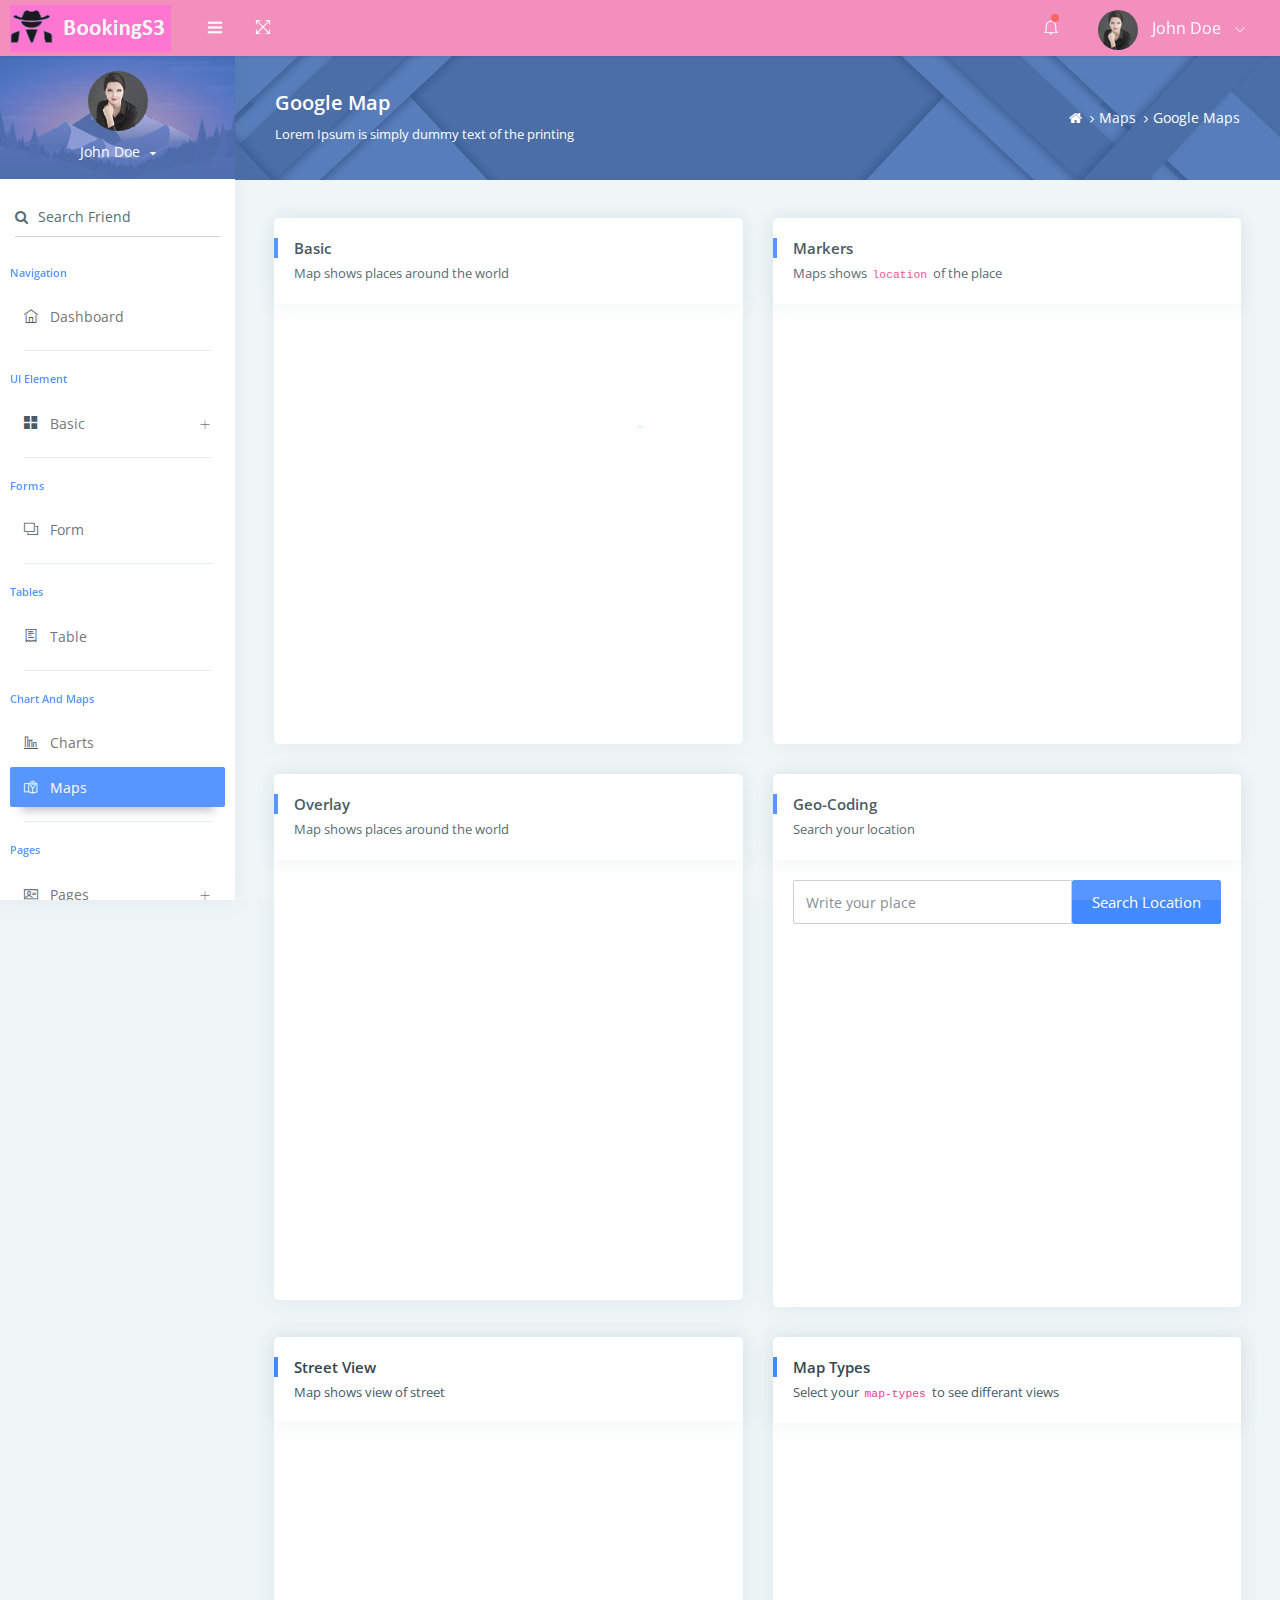
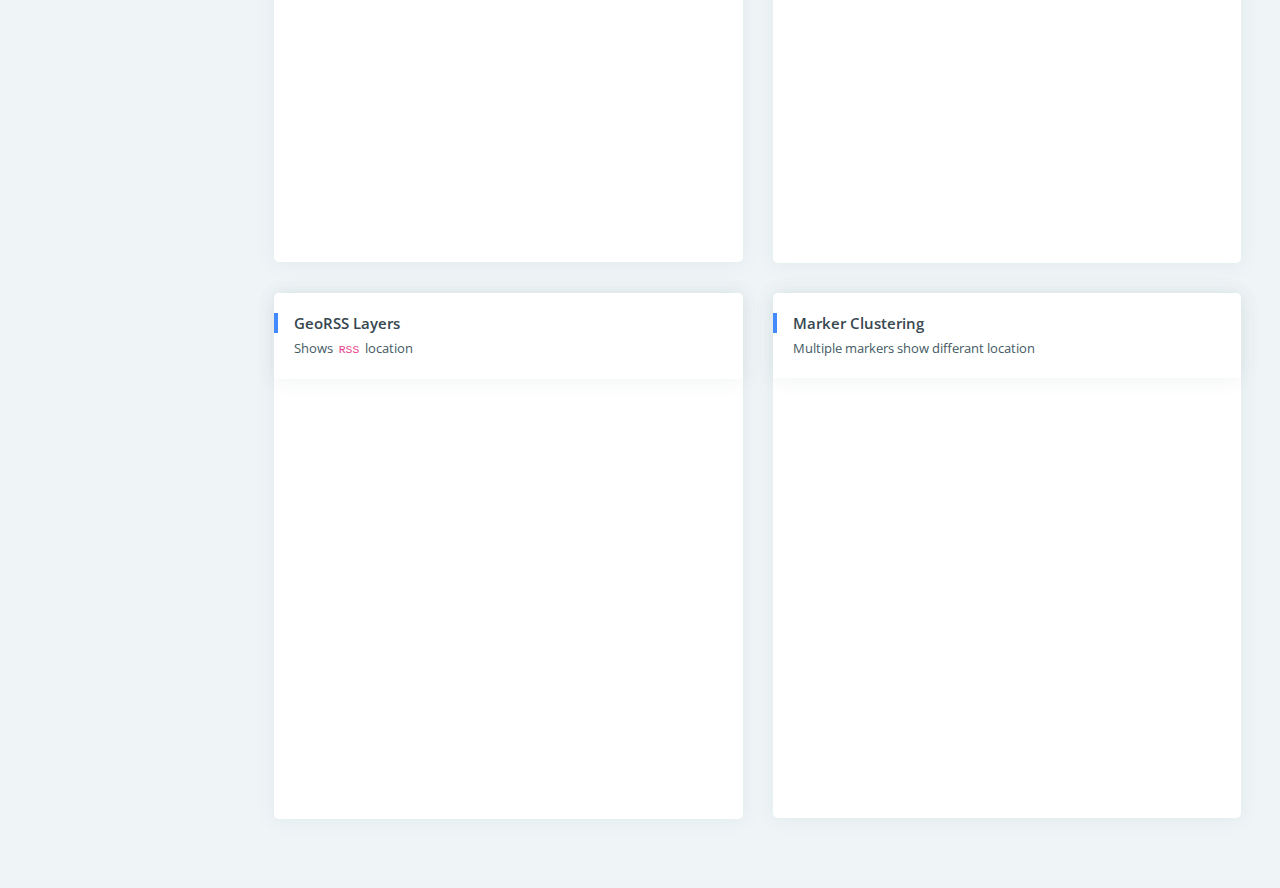
<file: map-google.html>
<!DOCTYPE html>
<html lang="en">

<head>
    <title>Material Able bootstrap admin template by Codedthemes</title>
    <!-- HTML5 Shim and Respond.js IE10 support of HTML5 elements and media queries -->
    <!-- WARNING: Respond.js doesn't work if you view the page via file:// -->
    <!--[if lt IE 10]>
      <script src="https://oss.maxcdn.com/libs/html5shiv/3.7.0/html5shiv.js"></script>
      <script src="https://oss.maxcdn.com/libs/respond.js/1.4.2/respond.min.js"></script>
      <![endif]-->
      <!-- Meta -->
      <meta charset="utf-8">
      <meta name="viewport" content="width=device-width, initial-scale=1.0, user-scalable=0, minimal-ui">
      <meta http-equiv="X-UA-Compatible" content="IE=edge" />

      <meta name="keywords" content="bootstrap, bootstrap admin template, admin theme, admin dashboard, dashboard template, admin template, responsive" />
      <meta name="author" content="Codedthemes" />
      <!-- Favicon icon -->
      <link rel="icon" href="assets/images/favicon.ico" type="image/x-icon">
      <link href="https://fonts.googleapis.com/css?family=Open+Sans:400,600,700" rel="stylesheet">
      <!-- Required Fremwork -->
      <link rel="stylesheet" type="text/css" href="assets/css/bootstrap/css/bootstrap.min.css">
      <!-- waves.css -->
      <link rel="stylesheet" href="assets/pages/waves/css/waves.min.css" type="text/css" media="all">
      <!-- themify-icons line icon -->
      <link rel="stylesheet" type="text/css" href="assets/icon/themify-icons/themify-icons.css">
      <!-- ico font -->
      <link rel="stylesheet" type="text/css" href="assets/icon/icofont/css/icofont.css">
      <!-- Font Awesome -->
      <link rel="stylesheet" type="text/css" href="assets/icon/font-awesome/css/font-awesome.min.css">
      <!-- Style.css -->
      <link rel="stylesheet" type="text/css" href="assets/css/style.css">
      <link rel="stylesheet" type="text/css" href="assets/css/jquery.mCustomScrollbar.css">
  </head>

  <body>
    <!-- Pre-loader start -->
    <div class="theme-loader">
        <div class="loader-track">
            <div class="preloader-wrapper">
                <div class="spinner-layer spinner-blue">
                    <div class="circle-clipper left">
                        <div class="circle"></div>
                    </div>
                    <div class="gap-patch">
                        <div class="circle"></div>
                    </div>
                    <div class="circle-clipper right">
                        <div class="circle"></div>
                    </div>
                </div>
                <div class="spinner-layer spinner-red">
                    <div class="circle-clipper left">
                        <div class="circle"></div>
                    </div>
                    <div class="gap-patch">
                        <div class="circle"></div>
                    </div>
                    <div class="circle-clipper right">
                        <div class="circle"></div>
                    </div>
                </div>

                <div class="spinner-layer spinner-yellow">
                    <div class="circle-clipper left">
                        <div class="circle"></div>
                    </div>
                    <div class="gap-patch">
                        <div class="circle"></div>
                    </div>
                    <div class="circle-clipper right">
                        <div class="circle"></div>
                    </div>
                </div>

                <div class="spinner-layer spinner-green">
                    <div class="circle-clipper left">
                        <div class="circle"></div>
                    </div>
                    <div class="gap-patch">
                        <div class="circle"></div>
                    </div>
                    <div class="circle-clipper right">
                        <div class="circle"></div>
                    </div>
                </div>
            </div>
        </div>
    </div>
    <!-- Pre-loader end -->
    <div id="pcoded" class="pcoded">
        <div class="pcoded-overlay-box"></div>
        <div class="pcoded-container navbar-wrapper">
            <nav class="navbar header-navbar pcoded-header">
                <div class="navbar-wrapper">
                    <div class="navbar-logo">
                        <a class="mobile-menu waves-effect waves-light" id="mobile-collapse" href="#!">
                            <i class="ti-menu"></i>
                        </a>
                        <div class="mobile-search waves-effect waves-light">
                            <div class="header-search">
                                <div class="main-search morphsearch-search">
                                    <div class="input-group">
                                        <span class="input-group-prepend search-close"><i class="ti-close input-group-text"></i></span>
                                        <input type="text" class="form-control" placeholder="Enter Keyword">
                                        <span class="input-group-append search-btn"><i class="ti-search input-group-text"></i></span>
                                    </div>
                                </div>
                            </div>
                        </div>
                        <a href="index.html">
                            <img class="img-fluid" src="assets/images/logo.png" alt="Theme-Logo" />
                        </a>
                        <a class="mobile-options waves-effect waves-light">
                            <i class="ti-more"></i>
                        </a>
                    </div>
                    <div class="navbar-container container-fluid">
                        <ul class="nav-left">
                            <li>
                                <div class="sidebar_toggle"><a href="javascript:void(0)"><i class="ti-menu"></i></a></div>
                            </li>
                            <li>
                                <a href="#!" onclick="javascript:toggleFullScreen()" class="waves-effect waves-light">
                                    <i class="ti-fullscreen"></i>
                                </a>
                            </li>
                        </ul>
                        <ul class="nav-right">
                            <li class="header-notification">
                                <a href="#!" class="waves-effect waves-light">
                                    <i class="ti-bell"></i>
                                    <span class="badge bg-c-red"></span>
                                </a>
                                <ul class="show-notification">
                                    <li>
                                        <h6>Notifications</h6>
                                        <label class="label label-danger">New</label>
                                    </li>
                                    <li class="waves-effect waves-light">
                                        <div class="media">
                                            <img class="d-flex align-self-center img-radius" src="assets/images/avatar-2.jpg" alt="Generic placeholder image">
                                            <div class="media-body">
                                                <h5 class="notification-user">John Doe</h5>
                                                <p class="notification-msg">Lorem ipsum dolor sit amet, consectetuer elit.</p>
                                                <span class="notification-time">30 minutes ago</span>
                                            </div>
                                        </div>
                                    </li>
                                    <li class="waves-effect waves-light">
                                        <div class="media">
                                            <img class="d-flex align-self-center img-radius" src="assets/images/avatar-4.jpg" alt="Generic placeholder image">
                                            <div class="media-body">
                                                <h5 class="notification-user">Joseph William</h5>
                                                <p class="notification-msg">Lorem ipsum dolor sit amet, consectetuer elit.</p>
                                                <span class="notification-time">30 minutes ago</span>
                                            </div>
                                        </div>
                                    </li>
                                    <li class="waves-effect waves-light">
                                        <div class="media">
                                            <img class="d-flex align-self-center img-radius" src="assets/images/avatar-3.jpg" alt="Generic placeholder image">
                                            <div class="media-body">
                                                <h5 class="notification-user">Sara Soudein</h5>
                                                <p class="notification-msg">Lorem ipsum dolor sit amet, consectetuer elit.</p>
                                                <span class="notification-time">30 minutes ago</span>
                                            </div>
                                        </div>
                                    </li>
                                </ul>
                            </li>
                            <li class="user-profile header-notification">
                                <a href="#!" class="waves-effect waves-light">
                                    <img src="assets/images/avatar-4.jpg" class="img-radius" alt="User-Profile-Image">
                                    <span>John Doe</span>
                                    <i class="ti-angle-down"></i>
                                </a>
                                <ul class="show-notification profile-notification">
                                    <li class="waves-effect waves-light">
                                        <a href="#!">
                                            <i class="ti-settings"></i> Settings
                                        </a>
                                    </li>
                                    <li class="waves-effect waves-light">
                                        <a href="user-profile.html">
                                            <i class="ti-user"></i> Profile
                                        </a>
                                    </li>
                                    <li class="waves-effect waves-light">
                                        <a href="email-inbox.html">
                                            <i class="ti-email"></i> My Messages
                                        </a>
                                    </li>
                                    <li class="waves-effect waves-light">
                                        <a href="auth-lock-screen.html">
                                            <i class="ti-lock"></i> Lock Screen
                                        </a>
                                    </li>
                                    <li class="waves-effect waves-light">
                                        <a href="auth-normal-sign-in.html">
                                            <i class="ti-layout-sidebar-left"></i> Logout
                                        </a>
                                    </li>
                                </ul>
                            </li>
                        </ul>
                    </div>
                </div>
            </nav>

            <div class="pcoded-main-container">
                <div class="pcoded-wrapper">
                    <nav class="pcoded-navbar">
                        <div class="sidebar_toggle"><a href="#"><i class="icon-close icons"></i></a></div>
                        <div class="pcoded-inner-navbar main-menu">
                            <div class="">
                                <div class="main-menu-header">
                                    <img class="img-80 img-radius" src="assets/images/avatar-4.jpg" alt="User-Profile-Image">
                                    <div class="user-details">
                                        <span id="more-details">John Doe<i class="fa fa-caret-down"></i></span>
                                    </div>
                                </div>
                                <div class="main-menu-content">
                                    <ul>
                                        <li class="more-details">
                                            <a href="user-profile.html"><i class="ti-user"></i>View Profile</a>
                                            <a href="#!"><i class="ti-settings"></i>Settings</a>
                                            <a href="auth-normal-sign-in.html"><i class="ti-layout-sidebar-left"></i>Logout</a>
                                        </li>
                                    </ul>
                                </div>
                            </div>
                            <div class="p-15 p-b-0">
                                <form class="form-material">
                                    <div class="form-group form-primary">
                                        <input type="text" name="footer-email" class="form-control">
                                        <span class="form-bar"></span>
                                        <label class="float-label"><i class="fa fa-search m-r-10"></i>Search Friend</label>
                                    </div>
                                </form>
                            </div>
                            <div class="pcoded-navigation-label">Navigation</div>
                            <ul class="pcoded-item pcoded-left-item">
                                <li class="">
                                    <a href="index.html" class="waves-effect waves-dark">
                                        <span class="pcoded-micon"><i class="ti-home"></i><b>D</b></span>
                                        <span class="pcoded-mtext">Dashboard</span>
                                        <span class="pcoded-mcaret"></span>
                                    </a>
                                </li>
                            </ul>
                            <div class="pcoded-navigation-label">UI Element</div>
                            <ul class="pcoded-item pcoded-left-item">
                                <li class="pcoded-hasmenu">
                                    <a href="javascript:void(0)" class="waves-effect waves-dark">
                                        <span class="pcoded-micon"><i class="ti-layout-grid2-alt"></i><b>BC</b></span>
                                        <span class="pcoded-mtext">Basic</span>
                                        <span class="pcoded-mcaret"></span>
                                    </a>
                                    <ul class="pcoded-submenu">
                                        <li class=" ">
                                            <a href="breadcrumb.html" class="waves-effect waves-dark">
                                                <span class="pcoded-micon"><i class="ti-angle-right"></i></span>
                                                <span class="pcoded-mtext">Breadcrumbs</span>
                                                <span class="pcoded-mcaret"></span>
                                            </a>
                                        </li>
                                        <li class=" ">
                                            <a href="button.html" class="waves-effect waves-dark">
                                                <span class="pcoded-micon"><i class="ti-angle-right"></i></span>
                                                <span class="pcoded-mtext">Button</span>
                                                <span class="pcoded-mcaret"></span>
                                            </a>
                                        </li>
                                        <li class="">
                                            <a href="accordion.html" class="waves-effect waves-dark">
                                                <span class="pcoded-micon"><i class="ti-angle-right"></i></span>
                                                <span class="pcoded-mtext">Accordion</span>
                                                <span class="pcoded-mcaret"></span>
                                            </a>
                                        </li>
                                        <li class=" ">
                                            <a href="tabs.html" class="waves-effect waves-dark">
                                                <span class="pcoded-micon"><i class="ti-angle-right"></i></span>
                                                <span class="pcoded-mtext">Tabs</span>
                                                <span class="pcoded-mcaret"></span>
                                            </a>
                                        </li>
                                        <li class=" ">
                                            <a href="color.html" class="waves-effect waves-dark">
                                                <span class="pcoded-micon"><i class="ti-angle-right"></i></span>
                                                <span class="pcoded-mtext">Color</span>
                                                <span class="pcoded-mcaret"></span>
                                            </a>
                                        </li>
                                        <li class=" ">
                                            <a href="label-badge.html" class="waves-effect waves-dark">
                                                <span class="pcoded-micon"><i class="ti-angle-right"></i></span>
                                                <span class="pcoded-mtext">Label Badge</span>
                                                <span class="pcoded-mcaret"></span>
                                            </a>
                                        </li>
                                        <li class=" ">
                                            <a href="tooltip.html" class="waves-effect waves-dark">
                                                <span class="pcoded-micon"><i class="ti-angle-right"></i></span>
                                                <span class="pcoded-mtext">Tooltip And Popover</span>
                                                <span class="pcoded-mcaret"></span>
                                            </a>
                                        </li>
                                        <li class=" ">
                                            <a href="typography.html" class="waves-effect waves-dark">
                                                <span class="pcoded-micon"><i class="ti-angle-right"></i></span>
                                                <span class="pcoded-mtext">Typography</span>
                                                <span class="pcoded-mcaret"></span>
                                            </a>
                                        </li>
                                        <li class=" ">
                                            <a href="notification.html" class="waves-effect waves-dark">
                                                <span class="pcoded-micon"><i class="ti-angle-right"></i></span>
                                                <span class="pcoded-mtext">Notifications</span>
                                                <span class="pcoded-mcaret"></span>
                                            </a>
                                        </li>
                                    </ul>
                                </li>
                            </ul>
                            <div class="pcoded-navigation-label">Forms</div>
                            <ul class="pcoded-item pcoded-left-item">
                                <li class="">
                                    <a href="form-elements-component.html" class="waves-effect waves-dark">
                                        <span class="pcoded-micon"><i class="ti-layers"></i><b>FC</b></span>
                                        <span class="pcoded-mtext">Form</span>
                                        <span class="pcoded-mcaret"></span>
                                    </a>
                                </li>
                            </ul>
                            <div class="pcoded-navigation-label">Tables</div>
                            <ul class="pcoded-item pcoded-left-item">
                                <li class="">
                                    <a href="bs-basic-table.html" class="waves-effect waves-dark">
                                        <span class="pcoded-micon"><i class="ti-receipt"></i><b>B</b></span>
                                        <span class="pcoded-mtext">Table</span>
                                        <span class="pcoded-mcaret"></span>
                                    </a>
                                </li>
                            </ul>
                            <div class="pcoded-navigation-label">Chart And Maps</div>
                            <ul class="pcoded-item pcoded-left-item">
                                <li class="">
                                    <a href="chart-morris.html" class="waves-effect waves-dark">
                                        <span class="pcoded-micon"><i class="ti-bar-chart-alt"></i><b>C</b></span>
                                        <span class="pcoded-mtext">Charts</span>
                                        <span class="pcoded-mcaret"></span>
                                    </a>
                                </li>
                                <li class="active">
                                    <a href="map-google.html" class="waves-effect waves-dark">
                                        <span class="pcoded-micon"><i class="ti-map-alt"></i><b>M</b></span>
                                        <span class="pcoded-mtext">Maps</span>
                                        <span class="pcoded-mcaret"></span>
                                    </a>
                                </li>
                            </ul>
                            <div class="pcoded-navigation-label">Pages</div>
                            <ul class="pcoded-item pcoded-left-item">
                                <li class="pcoded-hasmenu ">
                                    <a href="javascript:void(0)" class="waves-effect waves-dark">
                                        <span class="pcoded-micon"><i class="ti-id-badge"></i><b>A</b></span>
                                        <span class="pcoded-mtext">Pages</span>
                                        <span class="pcoded-mcaret"></span>
                                    </a>
                                    <ul class="pcoded-submenu">
                                        <li class="">
                                            <a href="auth-normal-sign-in.html" class="waves-effect waves-dark">
                                                <span class="pcoded-micon"><i class="ti-angle-right"></i></span>
                                                <span class="pcoded-mtext">Login</span>
                                                <span class="pcoded-mcaret"></span>
                                            </a>
                                        </li>
                                        <li class="">
                                            <a href="auth-sign-up.html" class="waves-effect waves-dark">
                                                <span class="pcoded-micon"><i class="ti-angle-right"></i></span>
                                                <span class="pcoded-mtext">Registration</span>
                                                <span class="pcoded-mcaret"></span>
                                            </a>
                                        </li>
                                        <li class="">
                                            <a href="sample-page.html" class="waves-effect waves-dark">
                                                <span class="pcoded-micon"><i class="ti-layout-sidebar-left"></i><b>S</b></span>
                                                <span class="pcoded-mtext">Sample Page</span>
                                                <span class="pcoded-mcaret"></span>
                                            </a>
                                        </li>
                                    </ul>
                                </li>
                            </ul>
                        </div>
                    </nav>
                    <div class="pcoded-content">
                        <!-- Page-header start -->
                        <div class="page-header">
                            <div class="page-block">
                                <div class="row align-items-center">
                                    <div class="col-md-8">
                                        <div class="page-header-title">
                                            <h5 class="m-b-10">Google Map</h5>
                                            <p class="m-b-0">Lorem Ipsum is simply dummy text of the printing</p>
                                        </div>
                                    </div>
                                    <div class="col-md-4">
                                        <ul class="breadcrumb">
                                            <li class="breadcrumb-item">
                                                <a href="index.html"> <i class="fa fa-home"></i> </a>
                                            </li>
                                            <li class="breadcrumb-item"><a href="#!">Maps</a>
                                            </li>
                                            <li class="breadcrumb-item"><a href="#!">Google Maps</a>
                                            </li>
                                        </ul>
                                    </div>
                                </div>
                            </div>
                        </div>
                        <!-- Page-header end -->
                        <div class="pcoded-inner-content">
                            <div class="main-body">
                                <div class="page-wrapper">
                                    <!-- Page body start -->
                                    <div class="page-body">
                                        <div class="row">
                                            <div class="col-lg-12 col-xl-6">
                                                <!-- Basic map start -->
                                                <div class="card">
                                                    <div class="card-header">
                                                        <h5>Basic</h5>
                                                        <span>Map shows places around the world</span>
                                                    </div>
                                                    <div class="card-block">
                                                        <div id="basic-map" class="set-map"></div>
                                                    </div>
                                                </div>
                                                <!-- Basic map end -->
                                            </div>
                                            <div class="col-lg-12 col-xl-6">
                                                <!-- Markers map start -->
                                                <div class="card">
                                                    <div class="card-header">
                                                        <h5>Markers</h5>
                                                        <span>Maps shows <code>location</code> of the place</span>
                                                    </div>
                                                    <div class="card-block">
                                                        <div id="markers-map" class="set-map"></div>
                                                    </div>
                                                </div>
                                                <!-- Markers map end -->
                                            </div>
                                        </div>
                                        <div class="row">
                                            <div class="col-lg-12 col-xl-6">
                                                <!-- Overlay map start -->
                                                <div class="card">
                                                    <div class="card-header">
                                                        <h5>Overlay</h5>
                                                        <span>Map shows places around the world</span>
                                                    </div>
                                                    <div class="card-block">
                                                        <div id="mapOverlay" class="set-map"></div>
                                                    </div>
                                                </div>
                                                <!-- Overlay map start -->
                                            </div>
                                            <div class="col-lg-12 col-xl-6">
                                                <!-- Geo-Coding map start -->
                                                <div class="card">
                                                    <div class="card-header">
                                                        <h5>Geo-Coding</h5>
                                                        <span>Search your location</span>
                                                    </div>
                                                    <div class="card-block">
                                                        <form method="post" id="geocoding_form">
                                                            <div class="input-group input-group-button">
                                                                <input type="text" id="address" class="form-control" placeholder="Write your place">
                                                                <span class="input-group-addon" id="basic-addon1">
                                                                   <button class="btn btn-primary">Search Location</button>
                                                               </span>
                                                           </div>
                                                       </form>
                                                       <div id="mapGeo" class="set-map"></div>
                                                   </div>
                                               </div>
                                               <!-- Geo-Coding map end -->
                                           </div>
                                       </div>
                                       <div class="row">
                                        <div class="col-lg-12 col-xl-6">
                                            <!-- Street View map start -->
                                            <div class="card">
                                                <div class="card-header">
                                                    <h5>Street View</h5>
                                                    <span>Map shows view of street</span>
                                                </div>
                                                <div class="card-block">
                                                    <div id="mapStreet" class="set-map"></div>
                                                </div>
                                            </div>
                                            <!-- Street View map end -->
                                        </div>
                                        <div class="col-lg-12 col-xl-6">
                                            <!-- Map Types card start -->
                                            <div class="card">
                                                <div class="card-header">
                                                    <h5>Map Types</h5>
                                                    <span>Select your <code>map-types</code> to see differant views</span>
                                                </div>
                                                <div class="card-block">
                                                    <div id="mapTypes" class="set-map"></div>
                                                </div>
                                            </div>
                                            <!-- Map Types card end -->
                                        </div>
                                    </div>
                                    <div class="row">
                                        <div class="col-lg-12 col-xl-6">
                                            <!-- GeoRSS Layers map start -->
                                            <div class="card">
                                                <div class="card-header">
                                                    <h5>GeoRSS Layers</h5>
                                                    <span>Shows <code>RSS</code> location</span>
                                                </div>
                                                <div class="card-block">
                                                    <div id="georssmap" class="set-map"></div>
                                                </div>
                                            </div>
                                            <!-- GeoRSS Layers map end -->
                                        </div>
                                        <div class="col-lg-12 col-xl-6">
                                            <!-- Marker Clustering map start -->
                                            <div class="card">
                                                <div class="card-header">
                                                    <h5>Marker Clustering</h5>
                                                    <span>Multiple markers show differant location</span>
                                                </div>
                                                <div class="card-block">
                                                    <div id="map" class="set-map"></div>
                                                </div>
                                            </div>
                                            <!-- Marker Clustering map end -->
                                        </div>
                                    </div>
                                </div>
                                <!-- Page body end -->
                            </div>
                        </div>
                    </div>
                </div>
                <!-- Main-body end -->

                <div id="styleSelector">

                </div>
            </div>
        </div>
    </div>
</div>
</div>
</div>



<!-- Warning Section Starts -->
<!-- Older IE warning message -->
    <!--[if lt IE 10]>
<div class="ie-warning">
    <h1>Warning!!</h1>
    <p>You are using an outdated version of Internet Explorer, please upgrade <br/>to any of the following web browsers to access this website.</p>
    <div class="iew-container">
        <ul class="iew-download">
            <li>
                <a href="http://www.google.com/chrome/">
                    <img src="assets/images/browser/chrome.png" alt="Chrome">
                    <div>Chrome</div>
                </a>
            </li>
            <li>
                <a href="https://www.mozilla.org/en-US/firefox/new/">
                    <img src="assets/images/browser/firefox.png" alt="Firefox">
                    <div>Firefox</div>
                </a>
            </li>
            <li>
                <a href="http://www.opera.com">
                    <img src="assets/images/browser/opera.png" alt="Opera">
                    <div>Opera</div>
                </a>
            </li>
            <li>
                <a href="https://www.apple.com/safari/">
                    <img src="assets/images/browser/safari.png" alt="Safari">
                    <div>Safari</div>
                </a>
            </li>
            <li>
                <a href="http://windows.microsoft.com/en-us/internet-explorer/download-ie">
                    <img src="assets/images/browser/ie.png" alt="">
                    <div>IE (9 & above)</div>
                </a>
            </li>
        </ul>
    </div>
    <p>Sorry for the inconvenience!</p>
</div>
<![endif]-->
<!-- Warning Section Ends -->
<!-- Required Jquery -->
<!-- Required Jquery -->
<script type="text/javascript" src="assets/js/jquery/jquery.min.js "></script>
<script type="text/javascript" src="assets/js/jquery-ui/jquery-ui.min.js "></script>
<script type="text/javascript" src="assets/js/popper.js/popper.min.js"></script>
<script type="text/javascript" src="assets/js/bootstrap/js/bootstrap.min.js "></script>
<!-- waves js -->
<script src="assets/pages/waves/js/waves.min.js"></script>
<!-- jquery slimscroll js -->
<script type="text/javascript" src="assets/js/jquery-slimscroll/jquery.slimscroll.js"></script>
<!-- Google map js -->
<script src="https://developers.google.com/maps/documentation/javascript/examples/markerclusterer/markerclusterer.js"></script>
<script type="text/javascript" src="http://maps.google.com/maps/api/js?sensor=true"></script>
<script type="text/javascript" src="assets/pages/google-maps/gmaps.js"></script>
<!-- Custom js -->
<script type="text/javascript" src="assets/pages/google-maps/google-maps.js"></script>
<script src="assets/js/pcoded.min.js"></script>
<script src="assets/js/vertical/vertical-layout.min.js"></script>
<script src="assets/js/jquery.mCustomScrollbar.concat.min.js"></script>
<script type="text/javascript" src="assets/js/script.js"></script>
</body>

</html>
</file>
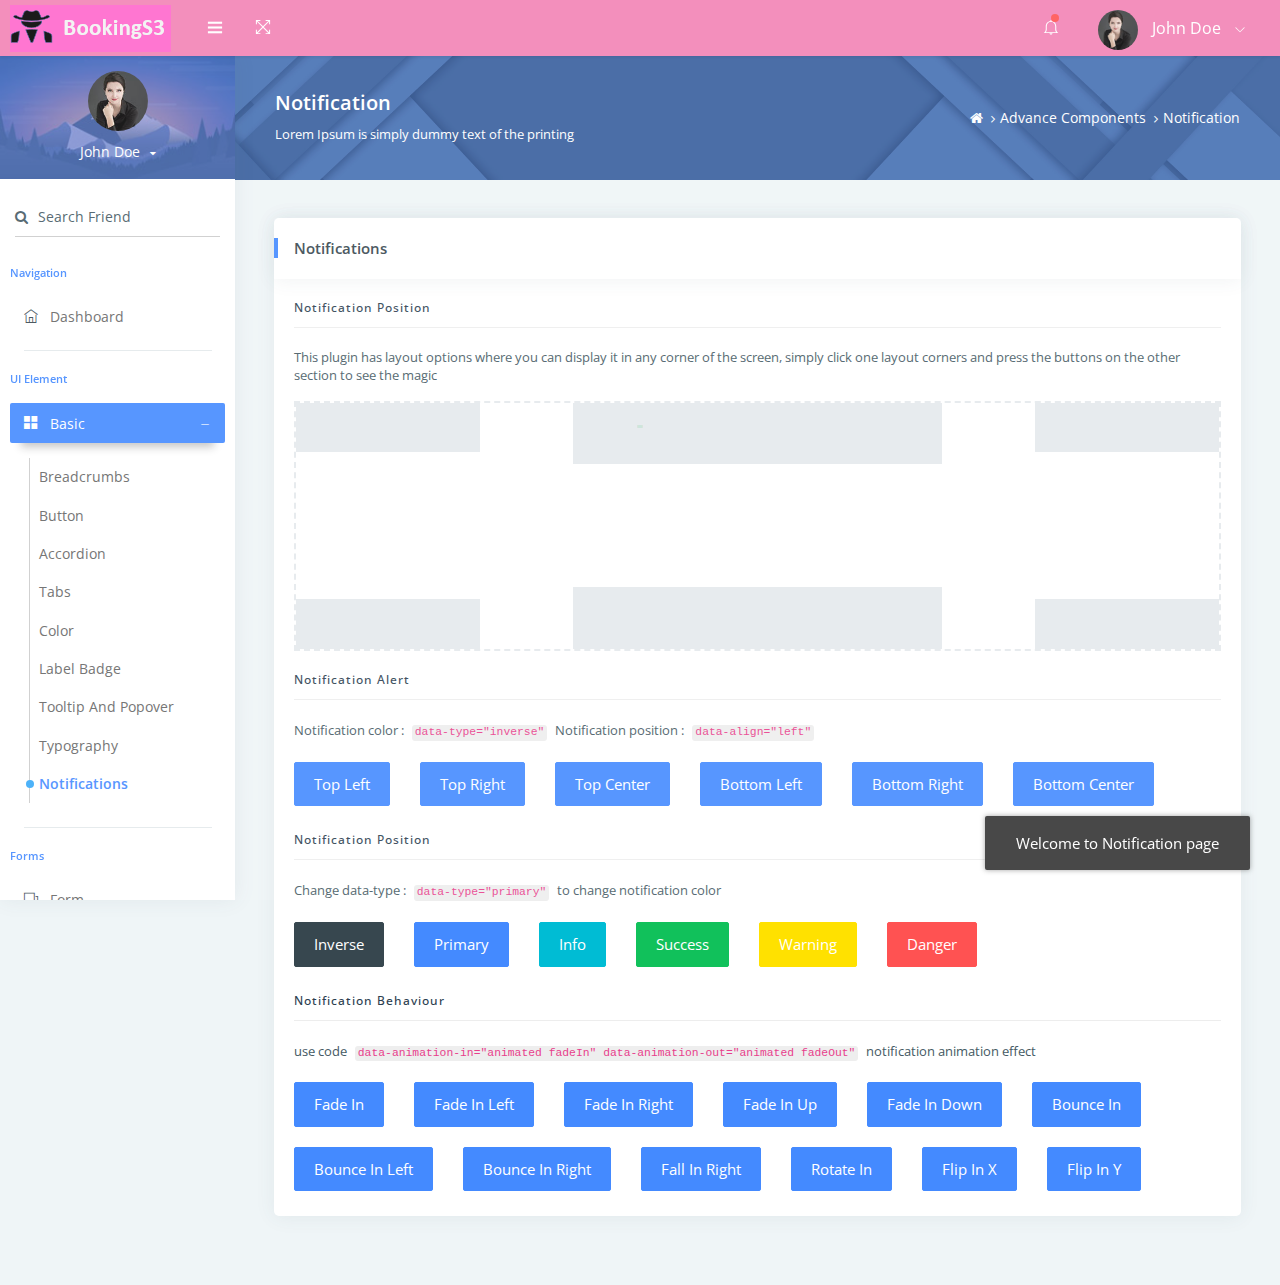
<file: notification.html>
<!DOCTYPE html>
<html lang="en">

<head>
    <title>Material Able bootstrap admin template by Codedthemes</title>
    <!-- HTML5 Shim and Respond.js IE10 support of HTML5 elements and media queries -->
    <!-- WARNING: Respond.js doesn't work if you view the page via file:// -->
    <!--[if lt IE 10]>
    <script src="https://oss.maxcdn.com/libs/html5shiv/3.7.0/html5shiv.js"></script>
    <script src="https://oss.maxcdn.com/libs/respond.js/1.4.2/respond.min.js"></script>
    <![endif]-->
    <!-- Meta -->
    <meta charset="utf-8">
    <meta name="viewport" content="width=device-width, initial-scale=1.0, user-scalable=0, minimal-ui">
    <meta http-equiv="X-UA-Compatible" content="IE=edge" />

    <meta name="keywords" content="bootstrap, bootstrap admin template, admin theme, admin dashboard, dashboard template, admin template, responsive" />
    <meta name="author" content="Codedthemes" />
    <!-- Favicon icon -->

    <link rel="icon" href="assets/images/favicon.ico" type="image/x-icon">
    <link href="https://fonts.googleapis.com/css?family=Open+Sans:400,600,700" rel="stylesheet">
    <!-- Required Fremwork -->
    <link rel="stylesheet" type="text/css" href="assets/css/bootstrap/css/bootstrap.min.css">
    <!-- waves.css -->
    <link rel="stylesheet" href="assets/pages/waves/css/waves.min.css" type="text/css" media="all">
    <!-- themify-icons line icon -->
    <link rel="stylesheet" type="text/css" href="assets/icon/themify-icons/themify-icons.css">
    <!-- ico font -->
    <link rel="stylesheet" type="text/css" href="assets/icon/icofont/css/icofont.css">
    <!-- Font Awesome -->
    <link rel="stylesheet" type="text/css" href="assets/icon/font-awesome/css/font-awesome.min.css">
    <!-- Notification.css -->
    <link rel="stylesheet" type="text/css" href="assets/pages/notification/notification.css">
    <!-- Animate.css -->
    <link rel="stylesheet" type="text/css" href="assets/css/animate.css/css/animate.css">
    <!-- Style.css -->
    <link rel="stylesheet" type="text/css" href="assets/css/style.css">

    <link rel="stylesheet" type="text/css" href="assets/css/jquery.mCustomScrollbar.css">
</head>

<body>
    <!-- Pre-loader start -->
    <div class="theme-loader">
        <div class="loader-track">
            <div class="preloader-wrapper">
                <div class="spinner-layer spinner-blue">
                    <div class="circle-clipper left">
                        <div class="circle"></div>
                    </div>
                    <div class="gap-patch">
                        <div class="circle"></div>
                    </div>
                    <div class="circle-clipper right">
                        <div class="circle"></div>
                    </div>
                </div>
                <div class="spinner-layer spinner-red">
                    <div class="circle-clipper left">
                        <div class="circle"></div>
                    </div>
                    <div class="gap-patch">
                        <div class="circle"></div>
                    </div>
                    <div class="circle-clipper right">
                        <div class="circle"></div>
                    </div>
                </div>

                <div class="spinner-layer spinner-yellow">
                    <div class="circle-clipper left">
                        <div class="circle"></div>
                    </div>
                    <div class="gap-patch">
                        <div class="circle"></div>
                    </div>
                    <div class="circle-clipper right">
                        <div class="circle"></div>
                    </div>
                </div>

                <div class="spinner-layer spinner-green">
                    <div class="circle-clipper left">
                        <div class="circle"></div>
                    </div>
                    <div class="gap-patch">
                        <div class="circle"></div>
                    </div>
                    <div class="circle-clipper right">
                        <div class="circle"></div>
                    </div>
                </div>
            </div>
        </div>
    </div>
    <!-- Pre-loader end -->
    <div id="pcoded" class="pcoded">
        <div class="pcoded-overlay-box"></div>
        <div class="pcoded-container navbar-wrapper">
            <nav class="navbar header-navbar pcoded-header">
                <div class="navbar-wrapper">
                    <div class="navbar-logo">
                        <a class="mobile-menu waves-effect waves-light" id="mobile-collapse" href="#!">
                            <i class="ti-menu"></i>
                        </a>
                        <div class="mobile-search waves-effect waves-light">
                            <div class="header-search">
                                <div class="main-search morphsearch-search">
                                    <div class="input-group">
                                        <span class="input-group-prepend search-close"><i class="ti-close input-group-text"></i></span>
                                        <input type="text" class="form-control" placeholder="Enter Keyword">
                                        <span class="input-group-append search-btn"><i class="ti-search input-group-text"></i></span>
                                    </div>
                                </div>
                            </div>
                        </div>
                        <a href="index.html">
                            <img class="img-fluid" src="assets/images/logo.png" alt="Theme-Logo" />
                        </a>
                        <a class="mobile-options waves-effect waves-light">
                            <i class="ti-more"></i>
                        </a>
                    </div>
                    <div class="navbar-container container-fluid">
                        <ul class="nav-left">
                            <li>
                                <div class="sidebar_toggle"><a href="javascript:void(0)"><i class="ti-menu"></i></a></div>
                            </li>
                            <li>
                                <a href="#!" onclick="javascript:toggleFullScreen()" class="waves-effect waves-light">
                                    <i class="ti-fullscreen"></i>
                                </a>
                            </li>
                        </ul>
                        <ul class="nav-right">
                            <li class="header-notification">
                                <a href="#!" class="waves-effect waves-light">
                                    <i class="ti-bell"></i>
                                    <span class="badge bg-c-red"></span>
                                </a>
                                <ul class="show-notification">
                                    <li>
                                        <h6>Notifications</h6>
                                        <label class="label label-danger">New</label>
                                    </li>
                                    <li class="waves-effect waves-light">
                                        <div class="media">
                                            <img class="d-flex align-self-center img-radius" src="assets/images/avatar-2.jpg" alt="Generic placeholder image">
                                            <div class="media-body">
                                                <h5 class="notification-user">John Doe</h5>
                                                <p class="notification-msg">Lorem ipsum dolor sit amet, consectetuer elit.</p>
                                                <span class="notification-time">30 minutes ago</span>
                                            </div>
                                        </div>
                                    </li>
                                    <li class="waves-effect waves-light">
                                        <div class="media">
                                            <img class="d-flex align-self-center img-radius" src="assets/images/avatar-4.jpg" alt="Generic placeholder image">
                                            <div class="media-body">
                                                <h5 class="notification-user">Joseph William</h5>
                                                <p class="notification-msg">Lorem ipsum dolor sit amet, consectetuer elit.</p>
                                                <span class="notification-time">30 minutes ago</span>
                                            </div>
                                        </div>
                                    </li>
                                    <li class="waves-effect waves-light">
                                        <div class="media">
                                            <img class="d-flex align-self-center img-radius" src="assets/images/avatar-3.jpg" alt="Generic placeholder image">
                                            <div class="media-body">
                                                <h5 class="notification-user">Sara Soudein</h5>
                                                <p class="notification-msg">Lorem ipsum dolor sit amet, consectetuer elit.</p>
                                                <span class="notification-time">30 minutes ago</span>
                                            </div>
                                        </div>
                                    </li>
                                </ul>
                            </li>
                            <li class="user-profile header-notification">
                                <a href="#!" class="waves-effect waves-light">
                                    <img src="assets/images/avatar-4.jpg" class="img-radius" alt="User-Profile-Image">
                                    <span>John Doe</span>
                                    <i class="ti-angle-down"></i>
                                </a>
                                <ul class="show-notification profile-notification">
                                    <li class="waves-effect waves-light">
                                        <a href="#!">
                                            <i class="ti-settings"></i> Settings
                                        </a>
                                    </li>
                                    <li class="waves-effect waves-light">
                                        <a href="user-profile.html">
                                            <i class="ti-user"></i> Profile
                                        </a>
                                    </li>
                                    <li class="waves-effect waves-light">
                                        <a href="email-inbox.html">
                                            <i class="ti-email"></i> My Messages
                                        </a>
                                    </li>
                                    <li class="waves-effect waves-light">
                                        <a href="auth-lock-screen.html">
                                            <i class="ti-lock"></i> Lock Screen
                                        </a>
                                    </li>
                                    <li class="waves-effect waves-light">
                                        <a href="auth-normal-sign-in.html">
                                            <i class="ti-layout-sidebar-left"></i> Logout
                                        </a>
                                    </li>
                                </ul>
                            </li>
                        </ul>
                    </div>
                </div>
            </nav>

            <div class="pcoded-main-container">
                <div class="pcoded-wrapper">
                    <nav class="pcoded-navbar">
                        <div class="sidebar_toggle"><a href="#"><i class="icon-close icons"></i></a></div>
                        <div class="pcoded-inner-navbar main-menu">
                            <div class="">
                                <div class="main-menu-header">
                                    <img class="img-80 img-radius" src="assets/images/avatar-4.jpg" alt="User-Profile-Image">
                                    <div class="user-details">
                                        <span id="more-details">John Doe<i class="fa fa-caret-down"></i></span>
                                    </div>
                                </div>
                                <div class="main-menu-content">
                                    <ul>
                                        <li class="more-details">
                                            <a href="user-profile.html"><i class="ti-user"></i>View Profile</a>
                                            <a href="#!"><i class="ti-settings"></i>Settings</a>
                                            <a href="auth-normal-sign-in.html"><i class="ti-layout-sidebar-left"></i>Logout</a>
                                        </li>
                                    </ul>
                                </div>
                            </div>
                            <div class="p-15 p-b-0">
                                <form class="form-material">
                                    <div class="form-group form-primary">
                                        <input type="text" name="footer-email" class="form-control">
                                        <span class="form-bar"></span>
                                        <label class="float-label"><i class="fa fa-search m-r-10"></i>Search Friend</label>
                                    </div>
                                </form>
                            </div>
                            <div class="pcoded-navigation-label">Navigation</div>
                            <ul class="pcoded-item pcoded-left-item">
                                <li class="">
                                    <a href="index.html" class="waves-effect waves-dark">
                                        <span class="pcoded-micon"><i class="ti-home"></i><b>D</b></span>
                                        <span class="pcoded-mtext">Dashboard</span>
                                        <span class="pcoded-mcaret"></span>
                                    </a>
                                </li>
                            </ul>
                            <div class="pcoded-navigation-label">UI Element</div>
                            <ul class="pcoded-item pcoded-left-item">
                                <li class="pcoded-hasmenu active pcoded-trigger">
                                    <a href="javascript:void(0)" class="waves-effect waves-dark">
                                        <span class="pcoded-micon"><i class="ti-layout-grid2-alt"></i><b>BC</b></span>
                                        <span class="pcoded-mtext">Basic</span>
                                        <span class="pcoded-mcaret"></span>
                                    </a>
                                    <ul class="pcoded-submenu">
                                        <li class=" ">
                                            <a href="breadcrumb.html" class="waves-effect waves-dark">
                                                <span class="pcoded-micon"><i class="ti-angle-right"></i></span>
                                                <span class="pcoded-mtext">Breadcrumbs</span>
                                                <span class="pcoded-mcaret"></span>
                                            </a>
                                        </li>
                                        <li class=" ">
                                            <a href="button.html" class="waves-effect waves-dark">
                                                <span class="pcoded-micon"><i class="ti-angle-right"></i></span>
                                                <span class="pcoded-mtext">Button</span>
                                                <span class="pcoded-mcaret"></span>
                                            </a>
                                        </li>
                                        <li class="">
                                            <a href="accordion.html" class="waves-effect waves-dark">
                                                <span class="pcoded-micon"><i class="ti-angle-right"></i></span>
                                                <span class="pcoded-mtext">Accordion</span>
                                                <span class="pcoded-mcaret"></span>
                                            </a>
                                        </li>
                                        <li class=" ">
                                            <a href="tabs.html" class="waves-effect waves-dark">
                                                <span class="pcoded-micon"><i class="ti-angle-right"></i></span>
                                                <span class="pcoded-mtext">Tabs</span>
                                                <span class="pcoded-mcaret"></span>
                                            </a>
                                        </li>
                                        <li class=" ">
                                            <a href="color.html" class="waves-effect waves-dark">
                                                <span class="pcoded-micon"><i class="ti-angle-right"></i></span>
                                                <span class="pcoded-mtext">Color</span>
                                                <span class="pcoded-mcaret"></span>
                                            </a>
                                        </li>
                                        <li class=" ">
                                            <a href="label-badge.html" class="waves-effect waves-dark">
                                                <span class="pcoded-micon"><i class="ti-angle-right"></i></span>
                                                <span class="pcoded-mtext">Label Badge</span>
                                                <span class="pcoded-mcaret"></span>
                                            </a>
                                        </li>
                                        <li class=" ">
                                            <a href="tooltip.html" class="waves-effect waves-dark">
                                                <span class="pcoded-micon"><i class="ti-angle-right"></i></span>
                                                <span class="pcoded-mtext">Tooltip And Popover</span>
                                                <span class="pcoded-mcaret"></span>
                                            </a>
                                        </li>
                                        <li class=" ">
                                            <a href="typography.html" class="waves-effect waves-dark">
                                                <span class="pcoded-micon"><i class="ti-angle-right"></i></span>
                                                <span class="pcoded-mtext">Typography</span>
                                                <span class="pcoded-mcaret"></span>
                                            </a>
                                        </li>
                                        <li class="active ">
                                            <a href="notification.html" class="waves-effect waves-dark">
                                                <span class="pcoded-micon"><i class="ti-angle-right"></i></span>
                                                <span class="pcoded-mtext">Notifications</span>
                                                <span class="pcoded-mcaret"></span>
                                            </a>
                                        </li>
                                    </ul>
                                </li>
                            </ul>
                            <div class="pcoded-navigation-label">Forms</div>
                            <ul class="pcoded-item pcoded-left-item">
                                <li class="">
                                    <a href="form-elements-component.html" class="waves-effect waves-dark">
                                        <span class="pcoded-micon"><i class="ti-layers"></i><b>FC</b></span>
                                        <span class="pcoded-mtext">Form</span>
                                        <span class="pcoded-mcaret"></span>
                                    </a>
                                </li>
                            </ul>
                            <div class="pcoded-navigation-label">Tables</div>
                            <ul class="pcoded-item pcoded-left-item">
                                <li class="">
                                    <a href="bs-basic-table.html" class="waves-effect waves-dark">
                                        <span class="pcoded-micon"><i class="ti-receipt"></i><b>B</b></span>
                                        <span class="pcoded-mtext">Table</span>
                                        <span class="pcoded-mcaret"></span>
                                    </a>
                                </li>
                            </ul>
                            <div class="pcoded-navigation-label">Chart And Maps</div>
                            <ul class="pcoded-item pcoded-left-item">
                                <li class="">
                                    <a href="chart-morris.html" class="waves-effect waves-dark">
                                        <span class="pcoded-micon"><i class="ti-bar-chart-alt"></i><b>C</b></span>
                                        <span class="pcoded-mtext">Charts</span>
                                        <span class="pcoded-mcaret"></span>
                                    </a>
                                </li>
                                <li class="">
                                    <a href="map-google.html" class="waves-effect waves-dark">
                                        <span class="pcoded-micon"><i class="ti-map-alt"></i><b>M</b></span>
                                        <span class="pcoded-mtext">Maps</span>
                                        <span class="pcoded-mcaret"></span>
                                    </a>
                                </li>
                            </ul>
                            <div class="pcoded-navigation-label">Pages</div>
                            <ul class="pcoded-item pcoded-left-item">
                                <li class="pcoded-hasmenu ">
                                    <a href="javascript:void(0)" class="waves-effect waves-dark">
                                        <span class="pcoded-micon"><i class="ti-id-badge"></i><b>A</b></span>
                                        <span class="pcoded-mtext">Pages</span>
                                        <span class="pcoded-mcaret"></span>
                                    </a>
                                    <ul class="pcoded-submenu">
                                        <li class="">
                                            <a href="auth-normal-sign-in.html" class="waves-effect waves-dark">
                                                <span class="pcoded-micon"><i class="ti-angle-right"></i></span>
                                                <span class="pcoded-mtext">Login</span>
                                                <span class="pcoded-mcaret"></span>
                                            </a>
                                        </li>
                                        <li class="">
                                            <a href="auth-sign-up.html" class="waves-effect waves-dark">
                                                <span class="pcoded-micon"><i class="ti-angle-right"></i></span>
                                                <span class="pcoded-mtext">Registration</span>
                                                <span class="pcoded-mcaret"></span>
                                            </a>
                                        </li>
                                        <li class="">
                                            <a href="sample-page.html" class="waves-effect waves-dark">
                                                <span class="pcoded-micon"><i class="ti-layout-sidebar-left"></i><b>S</b></span>
                                                <span class="pcoded-mtext">Sample Page</span>
                                                <span class="pcoded-mcaret"></span>
                                            </a>
                                        </li>
                                    </ul>
                                </li>
                            </ul>
                        </div>
                    </nav>
                    <div class="pcoded-content">
                        <!-- Page-header start -->
                        <div class="page-header">
                            <div class="page-block">
                                <div class="row align-items-center">
                                    <div class="col-md-8">
                                        <div class="page-header-title">
                                            <h5 class="m-b-10">Notification</h5>
                                            <p class="m-b-0">Lorem Ipsum is simply dummy text of the printing</p>
                                        </div>
                                    </div>
                                    <div class="col-md-4">
                                        <ul class="breadcrumb">
                                            <li class="breadcrumb-item">
                                                <a href="index.html"> <i class="fa fa-home"></i> </a>
                                            </li>
                                            <li class="breadcrumb-item"><a href="#!">Advance Components</a>
                                            </li>
                                            <li class="breadcrumb-item"><a href="#!">Notification</a>
                                            </li>
                                        </ul>
                                    </div>
                                </div>
                            </div>
                        </div>
                        <!-- Page-header end -->
                        <div class="pcoded-inner-content">
                            <div class="main-body">
                                <div class="page-wrapper">
                                    <!-- Page body start -->
                                    <div class="page-body button-page">
                                        <div class="row">
                                            <!-- bootstrap modal start -->
                                            <div class="col-sm-12">
                                                <!-- Notification card start -->
                                                <div class="card">
                                                    <div class="card-header">
                                                        <h5>Notifications</h5>
                                                    </div>
                                                    <div class="card-block">
                                                        <div class="row">
                                                            <div class="col-sm-12">
                                                                <div class="sub-title">Notification Position</div>
                                                                <p>This plugin has layout options where you can display it in any corner of the screen, simply click one layout corners and press the buttons on the other section to see the magic</p>
                                                                <div class="location-selector">
                                                                    <div class="bit top left" data-position="top left"></div>
                                                                    <div class="bit top right" data-position="top right"></div>
                                                                    <div class="bit top" data-position="top"></div>
                                                                    <div class="bit bottom left" data-position="bottom left"></div>
                                                                    <div class="bit bottom right" data-position="bottom right"></div>
                                                                    <div class="bit bottom" data-position="bottom"></div>
                                                                </div>
                                                            </div>
                                                            <div class="col-sm-12">
                                                                <div class="sub-title">Notification Alert</div>
                                                                <p>Notification color : <code> data-type="inverse"</code> Notification position : <code> data-align="left" </code></p>
                                                                <ul class="notifications">
                                                                    <li>
                                                                        <button class="btn btn-primary waves-effect" data-type="inverse" data-from="top" data-align="left" data-icon="fa fa-check">Top Left</button>
                                                                    </li>
                                                                    <li>
                                                                        <button class="btn btn-primary waves-effect" data-type="inverse" data-from="top" data-align="right" data-icon="fa fa-comments">Top Right</button>
                                                                    </li>
                                                                    <li>
                                                                        <button class="btn btn-primary waves-effect" data-type="inverse" data-from="top" data-align="center" data-icon="fa fa-comments">Top Center</button>
                                                                    </li>
                                                                    <li>
                                                                        <button class="btn btn-primary waves-effect" data-type="inverse" data-from="bottom" data-align="left">Bottom Left</button>
                                                                    </li>
                                                                    <li>
                                                                        <button class="btn btn-primary waves-effect" data-type="inverse" data-from="bottom" data-align="right">Bottom Right</button>
                                                                    </li>
                                                                    <li>
                                                                        <button class="btn btn-primary waves-effect" data-type="inverse" data-from="bottom" data-align="center">Bottom Center</button>
                                                                    </li>
                                                                </ul>
                                                                <div class="sub-title">Notification Position</div>
                                                                <p>Change data-type : <code> data-type="primary"</code> to change notification color</p>
                                                                <ul class="notifications">
                                                                    <li>
                                                                        <button class="btn btn-inverse waves-effect" data-type="inverse" data-from="top" data-align="right" data-icon="fa fa-check">Inverse</button>
                                                                    </li>
                                                                    <li>
                                                                        <button class="btn btn-primary waves-effect" data-type="primary" data-from="top" data-align="right" data-icon="fa fa-comments">Primary</button>
                                                                    </li>
                                                                    <li>
                                                                        <button class="btn btn-info waves-effect" data-type="info" data-from="top" data-align="right" data-icon="fa fa-comments">Info</button>
                                                                    </li>
                                                                    <li>
                                                                        <button class="btn btn-success waves-effect" data-type="success" data-from="top" data-align="right">success</button>
                                                                    </li>
                                                                    <li>
                                                                        <button class="btn btn-warning waves-effect" data-type="warning" data-from="top" data-align="right">Warning</button>
                                                                    </li>
                                                                    <li>
                                                                        <button class="btn btn-danger waves-effect" data-type="danger" data-from="top" data-align="right">Danger</button>
                                                                    </li>
                                                                </ul>
                                                            </div>
                                                            <div class="col-sm-12">
                                                                <div class="sub-title">Notification Behaviour</div>
                                                                <p>use code <code>data-animation-in="animated fadeIn" data-animation-out="animated fadeOut"</code> notification animation effect</p>
                                                                <ul class="notifications">
                                                                    <li>
                                                                        <button class="btn btn-primary waves-effect" data-type="inverse" data-animation-in="animated fadeIn" data-animation-out="animated fadeOut">Fade In</button>
                                                                    </li>
                                                                    <li>
                                                                        <button class="btn btn-primary waves-effect" data-type="inverse" data-animation-in="animated fadeInLeft" data-animation-out="animated fadeOutLeft">Fade In Left</button>
                                                                    </li>
                                                                    <li>
                                                                        <button class="btn btn-primary waves-effect" data-type="inverse" data-animation-in="animated fadeInRight" data-animation-out="animated fadeOutRight">Fade In Right</button>
                                                                    </li>
                                                                    <li>
                                                                        <button class="btn btn-primary waves-effect" data-type="inverse" data-animation-in="animated fadeInUp" data-animation-out="animated fadeOutUp">Fade In Up</button>
                                                                    </li>
                                                                    <li>
                                                                        <button class="btn btn-primary waves-effect" data-type="inverse" data-animation-in="animated fadeInDown" data-animation-out="animated fadeOutDown">Fade In Down</button>
                                                                    </li>
                                                                    <li>
                                                                        <button class="btn btn-primary waves-effect" data-type="inverse" data-animation-in="animated bounceIn" data-animation-out="animated bounceOut">Bounce In</button>
                                                                    </li>
                                                                    <li>
                                                                        <button class="btn btn-primary waves-effect" data-type="inverse" data-animation-in="animated bounceInLeft" data-animation-out="animated bounceOutLeft">Bounce In Left</button>
                                                                    </li>
                                                                    <li>
                                                                        <button class="btn btn-primary waves-effect" data-type="inverse" data-animation-in="animated bounceInRight" data-animation-out="animated bounceOutRight">Bounce In Right</button>
                                                                    </li>
                                                                    <li>
                                                                        <button class="btn btn-primary waves-effect" data-type="inverse" data-animation-in="animated rotateInDownRight" data-animation-out="animated rotateOutUpRight">Fall In
                                                                            Right</button>
                                                                    </li>
                                                                    <li>
                                                                        <button class="btn btn-primary waves-effect" data-type="inverse" data-animation-in="animated rotateIn" data-animation-out="animated rotateOut">Rotate In</button>
                                                                    </li>
                                                                    <li>
                                                                        <button class="btn btn-primary waves-effect" data-type="inverse" data-animation-in="animated flipInX" data-animation-out="animated flipOutX">Flip In X</button>
                                                                    </li>
                                                                    <li>
                                                                        <button class="btn btn-primary waves-effect" data-type="inverse" data-animation-in="animated flipInY" data-animation-out="animated flipOutY">Flip In Y</button>
                                                                    </li>
                                                                </ul>
                                                            </div>
                                                        </div>
                                                    </div>
                                                </div>
                                                <!-- Notification card end -->
                                            </div>
                                            <!-- Bootstrap modal end -->
                                        </div>
                                    </div>
                                    <!-- Page body end -->
                                </div>
                            </div>
                        </div>
                    </div>
                    <!-- Main-body end -->

                    <div id="styleSelector">

                    </div>
                </div>
            </div>
        </div>
    </div>



    <!-- Warning Section Starts -->
    <!-- Older IE warning message -->
    <!--[if lt IE 10]>
<div class="ie-warning">
    <h1>Warning!!</h1>
    <p>You are using an outdated version of Internet Explorer, please upgrade <br/>to any of the following web browsers to access this website.</p>
    <div class="iew-container">
        <ul class="iew-download">
            <li>
                <a href="http://www.google.com/chrome/">
                    <img src="assets/images/browser/chrome.png" alt="Chrome">
                    <div>Chrome</div>
                </a>
            </li>
            <li>
                <a href="https://www.mozilla.org/en-US/firefox/new/">
                    <img src="assets/images/browser/firefox.png" alt="Firefox">
                    <div>Firefox</div>
                </a>
            </li>
            <li>
                <a href="http://www.opera.com">
                    <img src="assets/images/browser/opera.png" alt="Opera">
                    <div>Opera</div>
                </a>
            </li>
            <li>
                <a href="https://www.apple.com/safari/">
                    <img src="assets/images/browser/safari.png" alt="Safari">
                    <div>Safari</div>
                </a>
            </li>
            <li>
                <a href="http://windows.microsoft.com/en-us/internet-explorer/download-ie">
                    <img src="assets/images/browser/ie.png" alt="">
                    <div>IE (9 & above)</div>
                </a>
            </li>
        </ul>
    </div>
    <p>Sorry for the inconvenience!</p>
</div>
<![endif]-->
    <!-- Warning Section Ends -->
    <!-- Required Jquery -->
    <script type="text/javascript" src="assets/js/jquery/jquery.min.js "></script>
    <script type="text/javascript" src="assets/js/jquery-ui/jquery-ui.min.js "></script>
    <script type="text/javascript" src="assets/js/popper.js/popper.min.js"></script>
    <script type="text/javascript" src="assets/js/bootstrap/js/bootstrap.min.js "></script>
    <!-- waves js -->
    <script src="assets/pages/waves/js/waves.min.js"></script>
    <!-- jquery slimscroll js -->
    <script type="text/javascript" src="assets/js/jquery-slimscroll/jquery.slimscroll.js"></script>
    <!-- notification js -->
    <script type="text/javascript" src="assets/js/bootstrap-growl.min.js"></script>
    <script type="text/javascript" src="assets/pages/notification/notification.js"></script>
    <script src="assets/js/pcoded.min.js"></script>
    <script src="assets/js/vertical/vertical-layout.min.js"></script>
    <script src="assets/js/jquery.mCustomScrollbar.concat.min.js"></script>
    <!-- Custom js -->
    <script type="text/javascript" src="assets/js/script.js"></script>

</body>

</html>
</file>
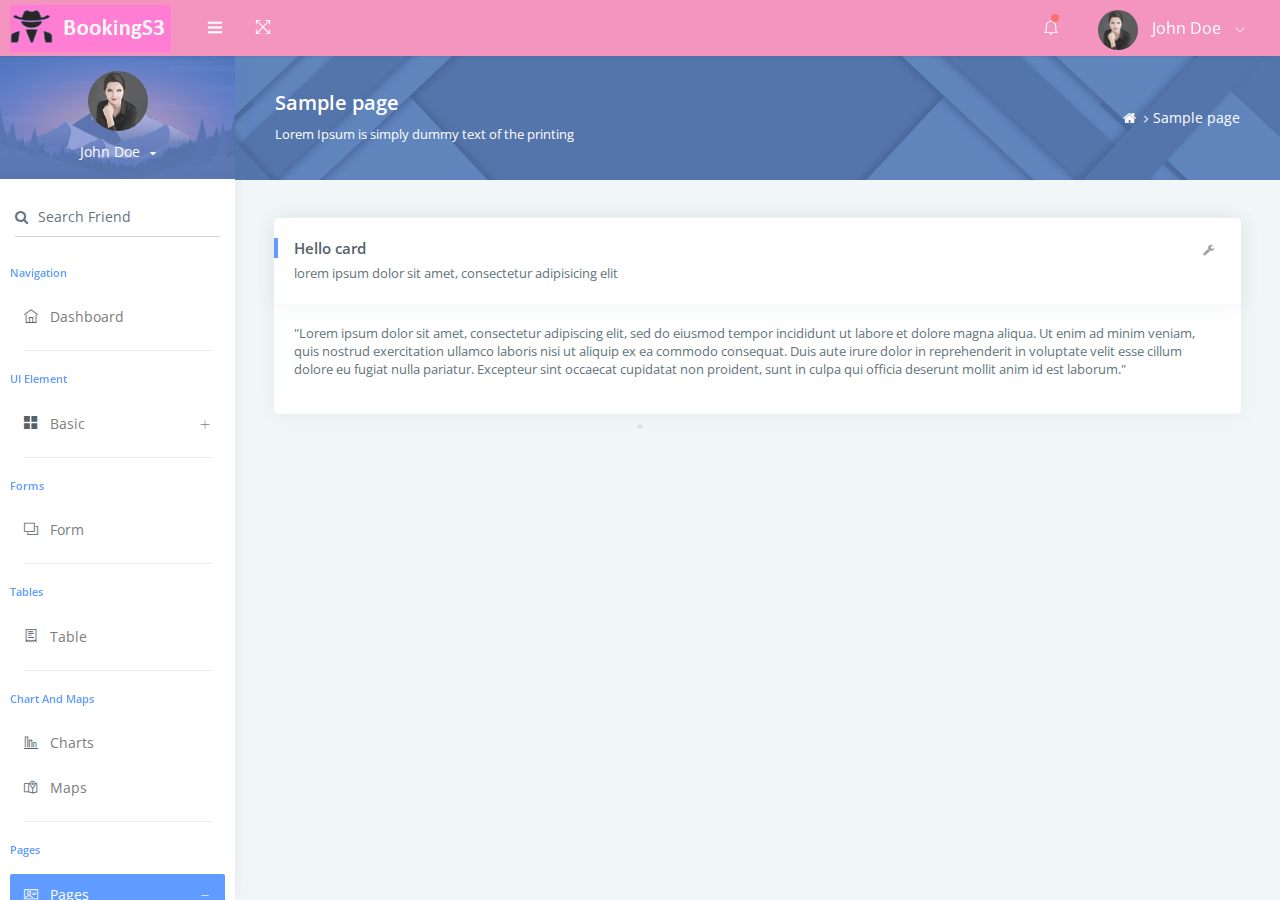
<file: sample-page.html>
<!DOCTYPE html>
<html lang="en">

<head>
    <title>Material Able bootstrap admin template by Codedthemes</title>
    <!-- HTML5 Shim and Respond.js IE10 support of HTML5 elements and media queries -->
    <!-- WARNING: Respond.js doesn't work if you view the page via file:// -->
    <!--[if lt IE 10]>
		<script src="https://oss.maxcdn.com/libs/html5shiv/3.7.0/html5shiv.js"></script>
		<script src="https://oss.maxcdn.com/libs/respond.js/1.4.2/respond.min.js"></script>
		<![endif]-->
    <!-- Meta -->
    <meta charset="utf-8">
    <meta name="viewport" content="width=device-width, initial-scale=1.0, user-scalable=0, minimal-ui">
    <meta http-equiv="X-UA-Compatible" content="IE=edge" />

    <meta name="keywords" content="flat ui, admin Admin , Responsive, Landing, Bootstrap, App, Template, Mobile, iOS, Android, apple, creative app">
    <meta name="author" content="Codedthemes" />
    <!-- Favicon icon -->
    <link rel="icon" href="assets/images/favicon.ico" type="image/x-icon">
    <!-- Google font-->
    <link href="https://fonts.googleapis.com/css?family=Open+Sans:300,400,600,700,800" rel="stylesheet">
    <!-- Required Fremwork -->
    <link rel="stylesheet" type="text/css" href="assets/css/bootstrap/css/bootstrap.min.css">
    <!-- waves.css -->
    <link rel="stylesheet" href="assets/pages/waves/css/waves.min.css" type="text/css" media="all">
    <!-- themify-icons line icon -->
    <link rel="stylesheet" type="text/css" href="assets/icon/themify-icons/themify-icons.css">
    <!-- feather icon -->
    <link rel="stylesheet" type="text/css" href="assets/icon/feather/css/feather.css">
    <!-- Font Awesome -->
    <link rel="stylesheet" type="text/css" href="assets/icon/font-awesome/css/font-awesome.min.css">
    <!-- Style.css -->
    <link rel="stylesheet" type="text/css" href="assets/css/style.css">
    <link rel="stylesheet" type="text/css" href="assets/css/jquery.mCustomScrollbar.css">
</head>

<body>
    <!-- Pre-loader start -->
    <div class="theme-loader">
        <div class="loader-track">
            <div class="preloader-wrapper">
                <div class="spinner-layer spinner-blue">
                    <div class="circle-clipper left">
                        <div class="circle"></div>
                    </div>
                    <div class="gap-patch">
                        <div class="circle"></div>
                    </div>
                    <div class="circle-clipper right">
                        <div class="circle"></div>
                    </div>
                </div>
                <div class="spinner-layer spinner-red">
                    <div class="circle-clipper left">
                        <div class="circle"></div>
                    </div>
                    <div class="gap-patch">
                        <div class="circle"></div>
                    </div>
                    <div class="circle-clipper right">
                        <div class="circle"></div>
                    </div>
                </div>
                <div class="spinner-layer spinner-yellow">
                    <div class="circle-clipper left">
                        <div class="circle"></div>
                    </div>
                    <div class="gap-patch">
                        <div class="circle"></div>
                    </div>
                    <div class="circle-clipper right">
                        <div class="circle"></div>
                    </div>
                </div>
                <div class="spinner-layer spinner-green">
                    <div class="circle-clipper left">
                        <div class="circle"></div>
                    </div>
                    <div class="gap-patch">
                        <div class="circle"></div>
                    </div>
                    <div class="circle-clipper right">
                        <div class="circle"></div>
                    </div>
                </div>
            </div>
        </div>
    </div>
    <!-- Pre-loader end -->
    <div id="pcoded" class="pcoded">
        <div class="pcoded-overlay-box"></div>
        <div class="pcoded-container navbar-wrapper">
            <nav class="navbar header-navbar pcoded-header">
                <div class="navbar-wrapper">
                    <div class="navbar-logo">
                        <a class="mobile-menu waves-effect waves-light" id="mobile-collapse" href="#!">
                            <i class="ti-menu"></i>
                        </a>
                        <div class="mobile-search waves-effect waves-light">
                            <div class="header-search">
                                <div class="main-search morphsearch-search">
                                    <div class="input-group">
                                        <span class="input-group-prepend search-close"><i class="ti-close input-group-text"></i></span>
                                        <input type="text" class="form-control" placeholder="Enter Keyword">
                                        <span class="input-group-append search-btn"><i class="ti-search input-group-text"></i></span>
                                    </div>
                                </div>
                            </div>
                        </div>
                        <a href="index.html">
                            <img class="img-fluid" src="assets/images/logo.png" alt="Theme-Logo" />
                        </a>
                        <a class="mobile-options waves-effect waves-light">
                            <i class="ti-more"></i>
                        </a>
                    </div>
                    <div class="navbar-container container-fluid">
                        <ul class="nav-left">
                            <li>
                                <div class="sidebar_toggle"><a href="javascript:void(0)"><i class="ti-menu"></i></a></div>
                            </li>
                            <li>
                                <a href="#!" onclick="javascript:toggleFullScreen()" class="waves-effect waves-light">
                                    <i class="ti-fullscreen"></i>
                                </a>
                            </li>
                        </ul>
                        <ul class="nav-right">
                            <li class="header-notification">
                                <a href="#!" class="waves-effect waves-light">
                                    <i class="ti-bell"></i>
                                    <span class="badge bg-c-red"></span>
                                </a>
                                <ul class="show-notification">
                                    <li>
                                        <h6>Notifications</h6>
                                        <label class="label label-danger">New</label>
                                    </li>
                                    <li class="waves-effect waves-light">
                                        <div class="media">
                                            <img class="d-flex align-self-center img-radius" src="assets/images/avatar-2.jpg" alt="Generic placeholder image">
                                            <div class="media-body">
                                                <h5 class="notification-user">John Doe</h5>
                                                <p class="notification-msg">Lorem ipsum dolor sit amet, consectetuer elit.</p>
                                                <span class="notification-time">30 minutes ago</span>
                                            </div>
                                        </div>
                                    </li>
                                    <li class="waves-effect waves-light">
                                        <div class="media">
                                            <img class="d-flex align-self-center img-radius" src="assets/images/avatar-4.jpg" alt="Generic placeholder image">
                                            <div class="media-body">
                                                <h5 class="notification-user">Joseph William</h5>
                                                <p class="notification-msg">Lorem ipsum dolor sit amet, consectetuer elit.</p>
                                                <span class="notification-time">30 minutes ago</span>
                                            </div>
                                        </div>
                                    </li>
                                    <li class="waves-effect waves-light">
                                        <div class="media">
                                            <img class="d-flex align-self-center img-radius" src="assets/images/avatar-3.jpg" alt="Generic placeholder image">
                                            <div class="media-body">
                                                <h5 class="notification-user">Sara Soudein</h5>
                                                <p class="notification-msg">Lorem ipsum dolor sit amet, consectetuer elit.</p>
                                                <span class="notification-time">30 minutes ago</span>
                                            </div>
                                        </div>
                                    </li>
                                </ul>
                            </li>
                            <li class="user-profile header-notification">
                                <a href="#!" class="waves-effect waves-light">
                                    <img src="assets/images/avatar-4.jpg" class="img-radius" alt="User-Profile-Image">
                                    <span>John Doe</span>
                                    <i class="ti-angle-down"></i>
                                </a>
                                <ul class="show-notification profile-notification">
                                    <li class="waves-effect waves-light">
                                        <a href="#!">
                                            <i class="ti-settings"></i> Settings
                                        </a>
                                    </li>
                                    <li class="waves-effect waves-light">
                                        <a href="user-profile.html">
                                            <i class="ti-user"></i> Profile
                                        </a>
                                    </li>
                                    <li class="waves-effect waves-light">
                                        <a href="email-inbox.html">
                                            <i class="ti-email"></i> My Messages
                                        </a>
                                    </li>
                                    <li class="waves-effect waves-light">
                                        <a href="auth-lock-screen.html">
                                            <i class="ti-lock"></i> Lock Screen
                                        </a>
                                    </li>
                                    <li class="waves-effect waves-light">
                                        <a href="auth-normal-sign-in.html">
                                            <i class="ti-layout-sidebar-left"></i> Logout
                                        </a>
                                    </li>
                                </ul>
                            </li>
                        </ul>
                    </div>
                </div>
            </nav>

            <div class="pcoded-main-container">
                <div class="pcoded-wrapper">
                    <nav class="pcoded-navbar">
                        <div class="sidebar_toggle"><a href="#"><i class="icon-close icons"></i></a></div>
                        <div class="pcoded-inner-navbar main-menu">
                            <div class="">
                                <div class="main-menu-header">
                                    <img class="img-80 img-radius" src="assets/images/avatar-4.jpg" alt="User-Profile-Image">
                                    <div class="user-details">
                                        <span id="more-details">John Doe<i class="fa fa-caret-down"></i></span>
                                    </div>
                                </div>
                                <div class="main-menu-content">
                                    <ul>
                                        <li class="more-details">
                                            <a href="user-profile.html"><i class="ti-user"></i>View Profile</a>
                                            <a href="#!"><i class="ti-settings"></i>Settings</a>
                                            <a href="auth-normal-sign-in.html"><i class="ti-layout-sidebar-left"></i>Logout</a>
                                        </li>
                                    </ul>
                                </div>
                            </div>
                            <div class="p-15 p-b-0">
                                <form class="form-material">
                                    <div class="form-group form-primary">
                                        <input type="text" name="footer-email" class="form-control">
                                        <span class="form-bar"></span>
                                        <label class="float-label"><i class="fa fa-search m-r-10"></i>Search Friend</label>
                                    </div>
                                </form>
                            </div>
                            <div class="pcoded-navigation-label">Navigation</div>
                            <ul class="pcoded-item pcoded-left-item">
                                <li class="">
                                    <a href="index.html" class="waves-effect waves-dark">
                                        <span class="pcoded-micon"><i class="ti-home"></i><b>D</b></span>
                                        <span class="pcoded-mtext">Dashboard</span>
                                        <span class="pcoded-mcaret"></span>
                                    </a>
                                </li>
                            </ul>
                            <div class="pcoded-navigation-label">UI Element</div>
                            <ul class="pcoded-item pcoded-left-item">
                                <li class="pcoded-hasmenu">
                                    <a href="javascript:void(0)" class="waves-effect waves-dark">
                                        <span class="pcoded-micon"><i class="ti-layout-grid2-alt"></i><b>BC</b></span>
                                        <span class="pcoded-mtext">Basic</span>
                                        <span class="pcoded-mcaret"></span>
                                    </a>
                                    <ul class="pcoded-submenu">
                                        <li class=" ">
                                            <a href="breadcrumb.html" class="waves-effect waves-dark">
                                                <span class="pcoded-micon"><i class="ti-angle-right"></i></span>
                                                <span class="pcoded-mtext">Breadcrumbs</span>
                                                <span class="pcoded-mcaret"></span>
                                            </a>
                                        </li>
                                        <li class=" ">
                                            <a href="button.html" class="waves-effect waves-dark">
                                                <span class="pcoded-micon"><i class="ti-angle-right"></i></span>
                                                <span class="pcoded-mtext">Button</span>
                                                <span class="pcoded-mcaret"></span>
                                            </a>
                                        </li>
                                        <li class="">
                                            <a href="accordion.html" class="waves-effect waves-dark">
                                                <span class="pcoded-micon"><i class="ti-angle-right"></i></span>
                                                <span class="pcoded-mtext">Accordion</span>
                                                <span class="pcoded-mcaret"></span>
                                            </a>
                                        </li>
                                        <li class=" ">
                                            <a href="tabs.html" class="waves-effect waves-dark">
                                                <span class="pcoded-micon"><i class="ti-angle-right"></i></span>
                                                <span class="pcoded-mtext">Tabs</span>
                                                <span class="pcoded-mcaret"></span>
                                            </a>
                                        </li>
                                        <li class=" ">
                                            <a href="color.html" class="waves-effect waves-dark">
                                                <span class="pcoded-micon"><i class="ti-angle-right"></i></span>
                                                <span class="pcoded-mtext">Color</span>
                                                <span class="pcoded-mcaret"></span>
                                            </a>
                                        </li>
                                        <li class=" ">
                                            <a href="label-badge.html" class="waves-effect waves-dark">
                                                <span class="pcoded-micon"><i class="ti-angle-right"></i></span>
                                                <span class="pcoded-mtext">Label Badge</span>
                                                <span class="pcoded-mcaret"></span>
                                            </a>
                                        </li>
                                        <li class=" ">
                                            <a href="tooltip.html" class="waves-effect waves-dark">
                                                <span class="pcoded-micon"><i class="ti-angle-right"></i></span>
                                                <span class="pcoded-mtext">Tooltip And Popover</span>
                                                <span class="pcoded-mcaret"></span>
                                            </a>
                                        </li>
                                        <li class=" ">
                                            <a href="typography.html" class="waves-effect waves-dark">
                                                <span class="pcoded-micon"><i class="ti-angle-right"></i></span>
                                                <span class="pcoded-mtext">Typography</span>
                                                <span class="pcoded-mcaret"></span>
                                            </a>
                                        </li>
                                        <li class=" ">
                                            <a href="notification.html" class="waves-effect waves-dark">
                                                <span class="pcoded-micon"><i class="ti-angle-right"></i></span>
                                                <span class="pcoded-mtext">Notifications</span>
                                                <span class="pcoded-mcaret"></span>
                                            </a>
                                        </li>
                                    </ul>
                                </li>
                            </ul>
                            <div class="pcoded-navigation-label">Forms</div>
                            <ul class="pcoded-item pcoded-left-item">
                                <li class="">
                                    <a href="form-elements-component.html" class="waves-effect waves-dark">
                                        <span class="pcoded-micon"><i class="ti-layers"></i><b>FC</b></span>
                                        <span class="pcoded-mtext">Form</span>
                                        <span class="pcoded-mcaret"></span>
                                    </a>
                                </li>
                            </ul>
                            <div class="pcoded-navigation-label">Tables</div>
                            <ul class="pcoded-item pcoded-left-item">
                                <li class="">
                                    <a href="bs-basic-table.html" class="waves-effect waves-dark">
                                        <span class="pcoded-micon"><i class="ti-receipt"></i><b>B</b></span>
                                        <span class="pcoded-mtext">Table</span>
                                        <span class="pcoded-mcaret"></span>
                                    </a>
                                </li>
                            </ul>
                            <div class="pcoded-navigation-label">Chart And Maps</div>
                            <ul class="pcoded-item pcoded-left-item">
                                <li class="">
                                    <a href="chart-morris.html" class="waves-effect waves-dark">
                                        <span class="pcoded-micon"><i class="ti-bar-chart-alt"></i><b>C</b></span>
                                        <span class="pcoded-mtext">Charts</span>
                                        <span class="pcoded-mcaret"></span>
                                    </a>
                                </li>
                                <li class="">
                                    <a href="map-google.html" class="waves-effect waves-dark">
                                        <span class="pcoded-micon"><i class="ti-map-alt"></i><b>M</b></span>
                                        <span class="pcoded-mtext">Maps</span>
                                        <span class="pcoded-mcaret"></span>
                                    </a>
                                </li>
                            </ul>
                            <div class="pcoded-navigation-label">Pages</div>
                            <ul class="pcoded-item pcoded-left-item">
                                <li class="pcoded-hasmenu active pcoded-trigger">
                                    <a href="javascript:void(0)" class="waves-effect waves-dark">
                                        <span class="pcoded-micon"><i class="ti-id-badge"></i><b>A</b></span>
                                        <span class="pcoded-mtext">Pages</span>
                                        <span class="pcoded-mcaret"></span>
                                    </a>
                                    <ul class="pcoded-submenu">
                                        <li class="">
                                            <a href="auth-normal-sign-in.html" class="waves-effect waves-dark">
                                                <span class="pcoded-micon"><i class="ti-angle-right"></i></span>
                                                <span class="pcoded-mtext">Login</span>
                                                <span class="pcoded-mcaret"></span>
                                            </a>
                                        </li>
                                        <li class="">
                                            <a href="auth-sign-up.html" class="waves-effect waves-dark">
                                                <span class="pcoded-micon"><i class="ti-angle-right"></i></span>
                                                <span class="pcoded-mtext">Registration</span>
                                                <span class="pcoded-mcaret"></span>
                                            </a>
                                        </li>
                                        <li class="active">
                                            <a href="sample-page.html" class="waves-effect waves-dark">
                                                <span class="pcoded-micon"><i class="ti-layout-sidebar-left"></i><b>S</b></span>
                                                <span class="pcoded-mtext">Sample Page</span>
                                                <span class="pcoded-mcaret"></span>
                                            </a>
                                        </li>
                                    </ul>
                                </li>
                            </ul>
                        </div>
                    </nav>
                    <div class="pcoded-content">
                        <!-- Page-header start -->
                        <div class="page-header">
                            <div class="page-block">
                                <div class="row align-items-center">
                                    <div class="col-md-8">
                                        <div class="page-header-title">
                                            <h5 class="m-b-10">Sample page</h5>
                                            <p class="m-b-0">Lorem Ipsum is simply dummy text of the printing</p>
                                        </div>
                                    </div>
                                    <div class="col-md-4">
                                        <ul class="breadcrumb">
                                            <li class="breadcrumb-item">
                                                <a href="index.html"> <i class="fa fa-home"></i> </a>
                                            </li>
                                            <li class="breadcrumb-item"><a href="#!">Sample page</a>
                                            </li>
                                        </ul>
                                    </div>
                                </div>
                            </div>
                        </div>
                        <!-- Page-header end -->
                        <div class="pcoded-inner-content">
                            <div class="main-body">
                                <div class="page-wrapper">
                                    <div class="page-body">
                                        <div class="row">
                                            <div class="col-sm-12">
                                                <div class="card">
                                                    <div class="card-header">
                                                        <h5>Hello card</h5>
                                                        <span>lorem ipsum dolor sit amet, consectetur adipisicing elit</span>
                                                        <div class="card-header-right">
                                                            <ul class="list-unstyled card-option">
                                                                <li>
                                                                    <i class="fa fa fa-wrench open-card-option"></i>
                                                                </li>
                                                                <li>
                                                                    <i class="fa fa-window-maximize full-card"></i>
                                                                </li>
                                                                <li>
                                                                    <i class="fa fa-minus minimize-card"></i>
                                                                </li>
                                                                <li>
                                                                    <i class="fa fa-refresh reload-card"></i>
                                                                </li>
                                                                <li>
                                                                    <i class="fa fa-trash close-card"></i>
                                                                </li>
                                                            </ul>
                                                        </div>
                                                    </div>
                                                    <div class="card-block">
                                                        <p>
                                                            "Lorem ipsum dolor sit amet, consectetur adipiscing elit, sed do eiusmod tempor incididunt ut labore et dolore magna aliqua. Ut enim ad minim veniam, quis nostrud exercitation ullamco
                                                            laboris nisi ut aliquip ex ea commodo consequat. Duis aute irure dolor
                                                            in reprehenderit in voluptate velit esse cillum dolore eu fugiat nulla pariatur. Excepteur sint occaecat cupidatat non proident, sunt in culpa qui officia deserunt mollit anim id est
                                                            laborum."
                                                        </p>
                                                    </div>
                                                </div>
                                            </div>

                                        </div>
                                    </div>
                                </div>
                            </div>
                        </div>
                    </div>
                    <div id="styleSelector"></div>
                </div>
            </div>
        </div>
    </div>
    <!-- Warning Section Starts -->
    <!-- Older IE warning message -->
    <!--[if lt IE 10]>
        <div class="ie-warning">
            <h1>Warning!!</h1>
            <p>You are using an outdated version of Internet Explorer, please upgrade <br/>to any of the following web browsers to access this website.</p>
            <div class="iew-container">
                <ul class="iew-download">
                    <li>
                        <a href="http://www.google.com/chrome/">
                            <img src="assets/images/browser/chrome.png" alt="Chrome">
                            <div>Chrome</div>
                        </a>
                    </li>
                    <li>
                        <a href="https://www.mozilla.org/en-US/firefox/new/">
                            <img src="assets/images/browser/firefox.png" alt="Firefox">
                            <div>Firefox</div>
                        </a>
                    </li>
                    <li>
                        <a href="http://www.opera.com">
                            <img src="assets/images/browser/opera.png" alt="Opera">
                            <div>Opera</div>
                        </a>
                    </li>
                    <li>
                        <a href="https://www.apple.com/safari/">
                            <img src="assets/images/browser/safari.png" alt="Safari">
                            <div>Safari</div>
                        </a>
                    </li>
                    <li>
                        <a href="http://windows.microsoft.com/en-us/internet-explorer/download-ie">
                            <img src="assets/images/browser/ie.png" alt="">
                            <div>IE (9 & above)</div>
                        </a>
                    </li>
                </ul>
            </div>
            <p>Sorry for the inconvenience!</p>
        </div>
    <![endif]-->
    <!-- Warning Section Ends -->
    <!-- Required Jquery -->
    <script type="text/javascript" src="assets/js/jquery/jquery.min.js "></script>
    <script type="text/javascript" src="assets/js/jquery-ui/jquery-ui.min.js "></script>
    <script type="text/javascript" src="assets/js/popper.js/popper.min.js"></script>
    <script type="text/javascript" src="assets/js/bootstrap/js/bootstrap.min.js "></script>
    <!-- waves js -->
    <script src="assets/pages/waves/js/waves.min.js"></script>
    <!-- jquery slimscroll js -->
    <script type="text/javascript" src="assets/js/jquery-slimscroll/jquery.slimscroll.js"></script>
    <script src="assets/js/pcoded.min.js"></script>
    <script src="assets/js/vertical/vertical-layout.min.js"></script>
    <script src="assets/js/jquery.mCustomScrollbar.concat.min.js"></script>
    <!-- Custom js -->
    <script type="text/javascript" src="assets/js/script.min.js"></script>
</body>

</html>
</file>
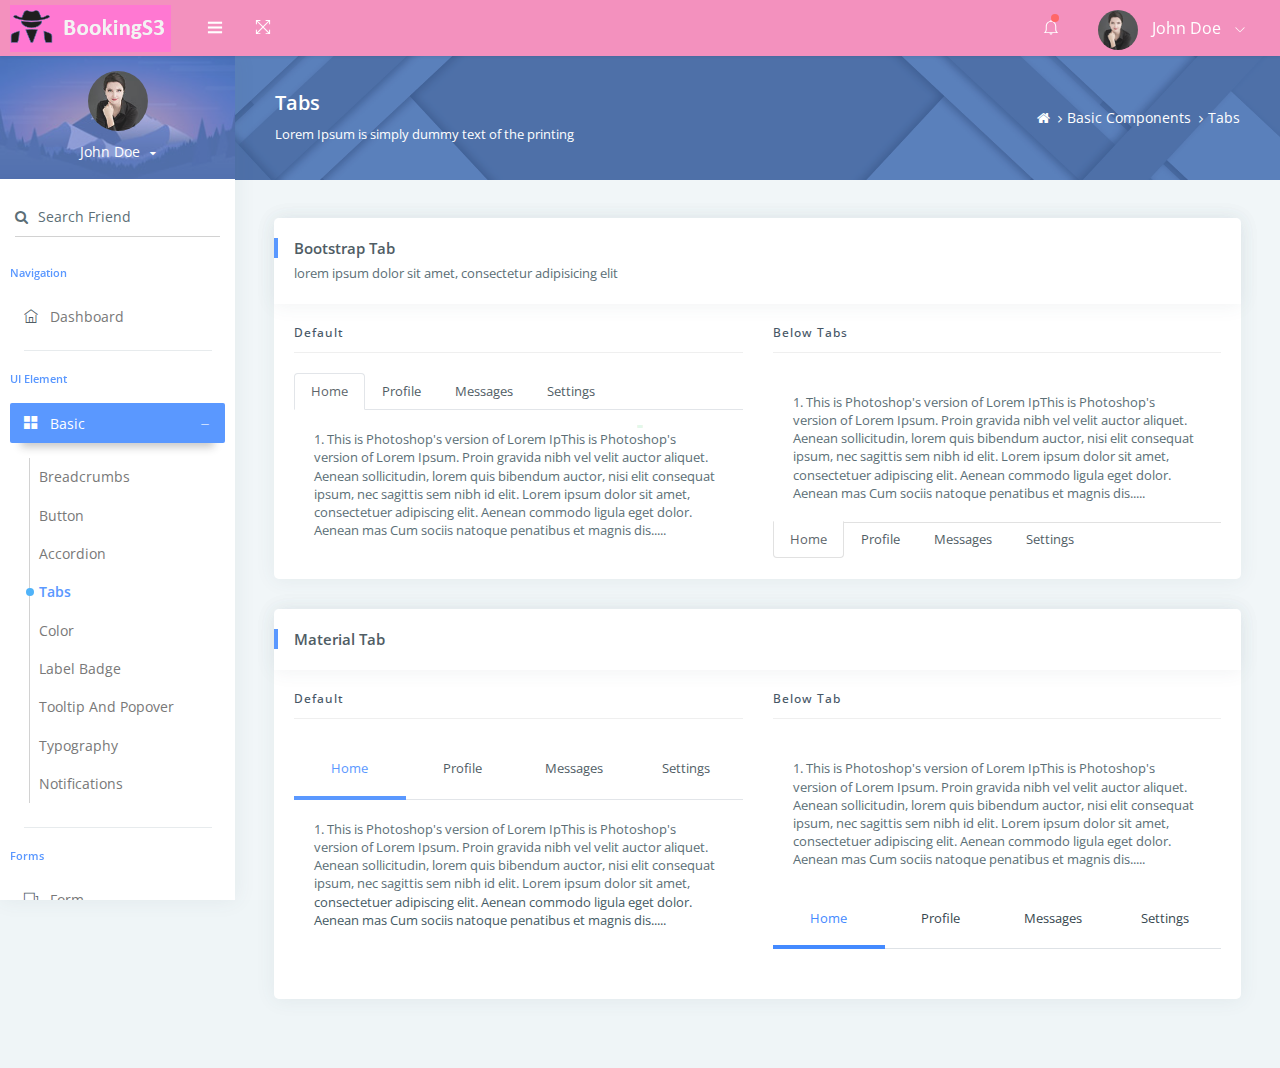
<file: tabs.html>
<!DOCTYPE html>
<html lang="en">

<head>
    <title>Material Able bootstrap admin template by Codedthemes</title>
    <!-- HTML5 Shim and Respond.js IE10 support of HTML5 elements and media queries -->
    <!-- WARNING: Respond.js doesn't work if you view the page via file:// -->
    <!--[if lt IE 10]>
    <script src="https://oss.maxcdn.com/libs/html5shiv/3.7.0/html5shiv.js"></script>
    <script src="https://oss.maxcdn.com/libs/respond.js/1.4.2/respond.min.js"></script>
    <![endif]-->
    <!-- Meta -->
    <meta charset="utf-8">
    <meta name="viewport" content="width=device-width, initial-scale=1.0, user-scalable=0, minimal-ui">
    <meta http-equiv="X-UA-Compatible" content="IE=edge" />

    <meta name="keywords" content="bootstrap, bootstrap admin template, admin theme, admin dashboard, dashboard template, admin template, responsive" />
    <meta name="author" content="Codedthemes" />
    <!-- Favicon icon -->
    <link rel="icon" href="assets/images/favicon.ico" type="image/x-icon">
    <!-- Google font-->
    <link href="https://fonts.googleapis.com/css?family=Open+Sans:400,600,700" rel="stylesheet">
    <!-- Required Fremwork -->
    <link rel="stylesheet" type="text/css" href="assets/css/bootstrap/css/bootstrap.min.css">
    <!-- waves.css -->
    <link rel="stylesheet" href="assets/pages/waves/css/waves.min.css" type="text/css" media="all">
    <!-- themify-icons line icon -->
    <link rel="stylesheet" type="text/css" href="assets/icon/themify-icons/themify-icons.css">
    <!-- ico font -->
    <link rel="stylesheet" type="text/css" href="assets/icon/icofont/css/icofont.css">
    <!-- Font Awesome -->
    <link rel="stylesheet" type="text/css" href="assets/icon/font-awesome/css/font-awesome.min.css">
    <!-- Style.css -->
    <link rel="stylesheet" type="text/css" href="assets/css/style.css">
    <link rel="stylesheet" type="text/css" href="assets/css/jquery.mCustomScrollbar.css">
</head>

<!--<body class="fix-menu dark-layout">-->

<body>
    <!-- Pre-loader start -->
    <div class="theme-loader">
        <div class="loader-track">
            <div class="preloader-wrapper">
                <div class="spinner-layer spinner-blue">
                    <div class="circle-clipper left">
                        <div class="circle"></div>
                    </div>
                    <div class="gap-patch">
                        <div class="circle"></div>
                    </div>
                    <div class="circle-clipper right">
                        <div class="circle"></div>
                    </div>
                </div>
                <div class="spinner-layer spinner-red">
                    <div class="circle-clipper left">
                        <div class="circle"></div>
                    </div>
                    <div class="gap-patch">
                        <div class="circle"></div>
                    </div>
                    <div class="circle-clipper right">
                        <div class="circle"></div>
                    </div>
                </div>

                <div class="spinner-layer spinner-yellow">
                    <div class="circle-clipper left">
                        <div class="circle"></div>
                    </div>
                    <div class="gap-patch">
                        <div class="circle"></div>
                    </div>
                    <div class="circle-clipper right">
                        <div class="circle"></div>
                    </div>
                </div>

                <div class="spinner-layer spinner-green">
                    <div class="circle-clipper left">
                        <div class="circle"></div>
                    </div>
                    <div class="gap-patch">
                        <div class="circle"></div>
                    </div>
                    <div class="circle-clipper right">
                        <div class="circle"></div>
                    </div>
                </div>
            </div>
        </div>
    </div>
    <!-- Pre-loader end -->
    <div id="pcoded" class="pcoded">
        <div class="pcoded-overlay-box"></div>
        <div class="pcoded-container navbar-wrapper">
            <nav class="navbar header-navbar pcoded-header">
                <div class="navbar-wrapper">
                    <div class="navbar-logo">
                        <a class="mobile-menu waves-effect waves-light" id="mobile-collapse" href="#!">
                            <i class="ti-menu"></i>
                        </a>
                        <div class="mobile-search waves-effect waves-light">
                            <div class="header-search">
                                <div class="main-search morphsearch-search">
                                    <div class="input-group">
                                        <span class="input-group-prepend search-close"><i class="ti-close input-group-text"></i></span>
                                        <input type="text" class="form-control" placeholder="Enter Keyword">
                                        <span class="input-group-append search-btn"><i class="ti-search input-group-text"></i></span>
                                    </div>
                                </div>
                            </div>
                        </div>
                        <a href="index.html">
                            <img class="img-fluid" src="assets/images/logo.png" alt="Theme-Logo" />
                        </a>
                        <a class="mobile-options waves-effect waves-light">
                            <i class="ti-more"></i>
                        </a>
                    </div>
                    <div class="navbar-container container-fluid">
                        <ul class="nav-left">
                            <li>
                                <div class="sidebar_toggle"><a href="javascript:void(0)"><i class="ti-menu"></i></a></div>
                            </li>
                            <li>
                                <a href="#!" onclick="javascript:toggleFullScreen()" class="waves-effect waves-light">
                                    <i class="ti-fullscreen"></i>
                                </a>
                            </li>
                        </ul>
                        <ul class="nav-right">
                            <li class="header-notification">
                                <a href="#!" class="waves-effect waves-light">
                                    <i class="ti-bell"></i>
                                    <span class="badge bg-c-red"></span>
                                </a>
                                <ul class="show-notification">
                                    <li>
                                        <h6>Notifications</h6>
                                        <label class="label label-danger">New</label>
                                    </li>
                                    <li class="waves-effect waves-light">
                                        <div class="media">
                                            <img class="d-flex align-self-center img-radius" src="assets/images/avatar-2.jpg" alt="Generic placeholder image">
                                            <div class="media-body">
                                                <h5 class="notification-user">Thanh Tu</h5>
                                                <p class="notification-msg">Lorem ipsum dolor sit amet, consectetuer elit.</p>
                                                <span class="notification-time">30 minutes ago</span>
                                            </div>
                                        </div>
                                    </li>
                                    <li class="waves-effect waves-light">
                                        <div class="media">
                                            <img class="d-flex align-self-center img-radius" src="assets/images/avatar-4.jpg" alt="Generic placeholder image">
                                            <div class="media-body">
                                                <h5 class="notification-user">Thanh Liem</h5>
                                                <p class="notification-msg">Signup to website.</p>
                                                <span class="notification-time">30 minutes ago</span>
                                            </div>
                                        </div>
                                    </li>
                                    <li class="waves-effect waves-light">
                                        <div class="media">
                                            <img class="d-flex align-self-center img-radius" src="assets/images/avatar-3.jpg" alt="Generic placeholder image">
                                            <div class="media-body">
                                                <h5 class="notification-user">Thai Lai</h5>
                                                <p class="notification-msg">Lorem ipsum dolor sit amet, consectetuer elit.</p>
                                                <span class="notification-time">30 minutes ago</span>
                                            </div>
                                        </div>
                                    </li>
                                </ul>
                            </li>
                            <li class="user-profile header-notification">
                                <a href="#!" class="waves-effect waves-light">
                                    <img src="assets/images/avatar-4.jpg" class="img-radius" alt="User-Profile-Image">
                                    <span>John Doe</span>
                                    <i class="ti-angle-down"></i>
                                </a>
                                <ul class="show-notification profile-notification">
                                    <li class="waves-effect waves-light">
                                        <a href="#!">
                                            <i class="ti-settings"></i> Settings
                                        </a>
                                    </li>
                                    <li class="waves-effect waves-light">
                                        <a href="user-profile.html">
                                            <i class="ti-user"></i> Profile
                                        </a>
                                    </li>
                                    <li class="waves-effect waves-light">
                                        <a href="email-inbox.html">
                                            <i class="ti-email"></i> My Messages
                                        </a>
                                    </li>
                                    <li class="waves-effect waves-light">
                                        <a href="auth-lock-screen.html">
                                            <i class="ti-lock"></i> Lock Screen
                                        </a>
                                    </li>
                                    <li class="waves-effect waves-light">
                                        <a href="auth-normal-sign-in.html">
                                            <i class="ti-layout-sidebar-left"></i> Logout
                                        </a>
                                    </li>
                                </ul>
                            </li>
                        </ul>
                    </div>
                </div>
            </nav>

            <div class="pcoded-main-container">
                <div class="pcoded-wrapper">
                    <nav class="pcoded-navbar">
                        <div class="sidebar_toggle"><a href="#"><i class="icon-close icons"></i></a></div>
                        <div class="pcoded-inner-navbar main-menu">
                            <div class="">
                                <div class="main-menu-header">
                                    <img class="img-80 img-radius" src="assets/images/avatar-4.jpg" alt="User-Profile-Image">
                                    <div class="user-details">
                                        <span id="more-details">John Doe<i class="fa fa-caret-down"></i></span>
                                    </div>
                                </div>
                                <div class="main-menu-content">
                                    <ul>
                                        <li class="more-details">
                                            <a href="user-profile.html"><i class="ti-user"></i>View Profile</a>
                                            <a href="#!"><i class="ti-settings"></i>Settings</a>
                                            <a href="auth-normal-sign-in.html"><i class="ti-layout-sidebar-left"></i>Logout</a>
                                        </li>
                                    </ul>
                                </div>
                            </div>
                            <div class="p-15 p-b-0">
                                <form class="form-material">
                                    <div class="form-group form-primary">
                                        <input type="text" name="footer-email" class="form-control">
                                        <span class="form-bar"></span>
                                        <label class="float-label"><i class="fa fa-search m-r-10"></i>Search Friend</label>
                                    </div>
                                </form>
                            </div>
                            <div class="pcoded-navigation-label">Navigation</div>
                            <ul class="pcoded-item pcoded-left-item">
                                <li class="">
                                    <a href="index.html" class="waves-effect waves-dark">
                                        <span class="pcoded-micon"><i class="ti-home"></i><b>D</b></span>
                                        <span class="pcoded-mtext">Dashboard</span>
                                        <span class="pcoded-mcaret"></span>
                                    </a>
                                </li>
                            </ul>
                            <div class="pcoded-navigation-label">UI Element</div>
                            <ul class="pcoded-item pcoded-left-item">
                                <li class="pcoded-hasmenu active pcoded-trigger">
                                    <a href="javascript:void(0)" class="waves-effect waves-dark">
                                        <span class="pcoded-micon"><i class="ti-layout-grid2-alt"></i><b>BC</b></span>
                                        <span class="pcoded-mtext">Basic</span>
                                        <span class="pcoded-mcaret"></span>
                                    </a>
                                    <ul class="pcoded-submenu">
                                        <li class=" ">
                                            <a href="breadcrumb.html" class="waves-effect waves-dark">
                                                <span class="pcoded-micon"><i class="ti-angle-right"></i></span>
                                                <span class="pcoded-mtext">Breadcrumbs</span>
                                                <span class="pcoded-mcaret"></span>
                                            </a>
                                        </li>
                                        <li class=" ">
                                            <a href="button.html" class="waves-effect waves-dark">
                                                <span class="pcoded-micon"><i class="ti-angle-right"></i></span>
                                                <span class="pcoded-mtext">Button</span>
                                                <span class="pcoded-mcaret"></span>
                                            </a>
                                        </li>
                                        <li class="">
                                            <a href="accordion.html" class="waves-effect waves-dark">
                                                <span class="pcoded-micon"><i class="ti-angle-right"></i></span>
                                                <span class="pcoded-mtext">Accordion</span>
                                                <span class="pcoded-mcaret"></span>
                                            </a>
                                        </li>
                                        <li class="active ">
                                            <a href="tabs.html" class="waves-effect waves-dark">
                                                <span class="pcoded-micon"><i class="ti-angle-right"></i></span>
                                                <span class="pcoded-mtext">Tabs</span>
                                                <span class="pcoded-mcaret"></span>
                                            </a>
                                        </li>
                                        <li class=" ">
                                            <a href="color.html" class="waves-effect waves-dark">
                                                <span class="pcoded-micon"><i class="ti-angle-right"></i></span>
                                                <span class="pcoded-mtext">Color</span>
                                                <span class="pcoded-mcaret"></span>
                                            </a>
                                        </li>
                                        <li class=" ">
                                            <a href="label-badge.html" class="waves-effect waves-dark">
                                                <span class="pcoded-micon"><i class="ti-angle-right"></i></span>
                                                <span class="pcoded-mtext">Label Badge</span>
                                                <span class="pcoded-mcaret"></span>
                                            </a>
                                        </li>
                                        <li class=" ">
                                            <a href="tooltip.html" class="waves-effect waves-dark">
                                                <span class="pcoded-micon"><i class="ti-angle-right"></i></span>
                                                <span class="pcoded-mtext">Tooltip And Popover</span>
                                                <span class="pcoded-mcaret"></span>
                                            </a>
                                        </li>
                                        <li class=" ">
                                            <a href="typography.html" class="waves-effect waves-dark">
                                                <span class="pcoded-micon"><i class="ti-angle-right"></i></span>
                                                <span class="pcoded-mtext">Typography</span>
                                                <span class="pcoded-mcaret"></span>
                                            </a>
                                        </li>
                                        <li class=" ">
                                            <a href="notification.html" class="waves-effect waves-dark">
                                                <span class="pcoded-micon"><i class="ti-angle-right"></i></span>
                                                <span class="pcoded-mtext">Notifications</span>
                                                <span class="pcoded-mcaret"></span>
                                            </a>
                                        </li>
                                    </ul>
                                </li>
                            </ul>
                            <div class="pcoded-navigation-label">Forms</div>
                            <ul class="pcoded-item pcoded-left-item">
                                <li class="">
                                    <a href="form-elements-component.html" class="waves-effect waves-dark">
                                        <span class="pcoded-micon"><i class="ti-layers"></i><b>FC</b></span>
                                        <span class="pcoded-mtext">Form</span>
                                        <span class="pcoded-mcaret"></span>
                                    </a>
                                </li>
                            </ul>
                            <div class="pcoded-navigation-label">Tables</div>
                            <ul class="pcoded-item pcoded-left-item">
                                <li class="">
                                    <a href="bs-basic-table.html" class="waves-effect waves-dark">
                                        <span class="pcoded-micon"><i class="ti-receipt"></i><b>B</b></span>
                                        <span class="pcoded-mtext">Table</span>
                                        <span class="pcoded-mcaret"></span>
                                    </a>
                                </li>
                            </ul>
                            <div class="pcoded-navigation-label">Chart And Maps</div>
                            <ul class="pcoded-item pcoded-left-item">
                                <li class="">
                                    <a href="chart-morris.html" class="waves-effect waves-dark">
                                        <span class="pcoded-micon"><i class="ti-bar-chart-alt"></i><b>C</b></span>
                                        <span class="pcoded-mtext">Charts</span>
                                        <span class="pcoded-mcaret"></span>
                                    </a>
                                </li>
                                <li class="">
                                    <a href="map-google.html" class="waves-effect waves-dark">
                                        <span class="pcoded-micon"><i class="ti-map-alt"></i><b>M</b></span>
                                        <span class="pcoded-mtext">Maps</span>
                                        <span class="pcoded-mcaret"></span>
                                    </a>
                                </li>
                            </ul>
                            <div class="pcoded-navigation-label">Pages</div>
                            <ul class="pcoded-item pcoded-left-item">
                                <li class="pcoded-hasmenu ">
                                    <a href="javascript:void(0)" class="waves-effect waves-dark">
                                        <span class="pcoded-micon"><i class="ti-id-badge"></i><b>A</b></span>
                                        <span class="pcoded-mtext">Pages</span>
                                        <span class="pcoded-mcaret"></span>
                                    </a>
                                    <ul class="pcoded-submenu">
                                        <li class="">
                                            <a href="auth-normal-sign-in.html" class="waves-effect waves-dark">
                                                <span class="pcoded-micon"><i class="ti-angle-right"></i></span>
                                                <span class="pcoded-mtext">Login</span>
                                                <span class="pcoded-mcaret"></span>
                                            </a>
                                        </li>
                                        <li class="">
                                            <a href="auth-sign-up.html" class="waves-effect waves-dark">
                                                <span class="pcoded-micon"><i class="ti-angle-right"></i></span>
                                                <span class="pcoded-mtext">Registration</span>
                                                <span class="pcoded-mcaret"></span>
                                            </a>
                                        </li>
                                        <li class="">
                                            <a href="sample-page.html" class="waves-effect waves-dark">
                                                <span class="pcoded-micon"><i class="ti-layout-sidebar-left"></i><b>S</b></span>
                                                <span class="pcoded-mtext">Sample Page</span>
                                                <span class="pcoded-mcaret"></span>
                                            </a>
                                        </li>
                                    </ul>
                                </li>
                            </ul>
                        </div>
                    </nav>
                    <div class="pcoded-content">
                        <!-- Page-header start -->
                        <div class="page-header">
                            <div class="page-block">
                                <div class="row align-items-center">
                                    <div class="col-md-8">
                                        <div class="page-header-title">
                                            <h5 class="m-b-10">Tabs</h5>
                                            <p class="m-b-0">Lorem Ipsum is simply dummy text of the printing</p>
                                        </div>
                                    </div>
                                    <div class="col-md-4">
                                        <ul class="breadcrumb">
                                            <li class="breadcrumb-item">
                                                <a href="index.html"> <i class="fa fa-home"></i> </a>
                                            </li>
                                            <li class="breadcrumb-item"><a href="#!">Basic Components</a>
                                            </li>
                                            <li class="breadcrumb-item"><a href="#!">Tabs</a>
                                            </li>
                                        </ul>
                                    </div>
                                </div>
                            </div>
                        </div>
                        <!-- Page-header end -->
                        <div class="pcoded-inner-content">
                            <div class="main-body">
                                <div class="page-wrapper">
                                    <!-- Page body start -->
                                    <div class="page-body">
                                        <div class="row">
                                            <div class="col-sm-12">
                                                <!-- Bootstrap tab card start -->
                                                <div class="card">
                                                    <div class="card-header">
                                                        <h5>Bootstrap Tab</h5>
                                                        <span>lorem ipsum dolor sit amet, consectetur adipisicing elit</span>
                                                    </div>
                                                    <div class="card-block">
                                                        <!-- Row start -->
                                                        <div class="row">
                                                            <div class="col-lg-12 col-xl-6">
                                                                <div class="sub-title">Default</div>
                                                                <!-- Nav tabs -->
                                                                <ul class="nav nav-tabs  tabs" role="tablist">
                                                                    <li class="nav-item">
                                                                        <a class="nav-link active" data-toggle="tab" href="#home1" role="tab">Home</a>
                                                                    </li>
                                                                    <li class="nav-item">
                                                                        <a class="nav-link" data-toggle="tab" href="#profile1" role="tab">Profile</a>
                                                                    </li>
                                                                    <li class="nav-item">
                                                                        <a class="nav-link" data-toggle="tab" href="#messages1" role="tab">Messages</a>
                                                                    </li>
                                                                    <li class="nav-item">
                                                                        <a class="nav-link" data-toggle="tab" href="#settings1" role="tab">Settings</a>
                                                                    </li>
                                                                </ul>
                                                                <!-- Tab panes -->
                                                                <div class="tab-content tabs card-block">
                                                                    <div class="tab-pane active" id="home1" role="tabpanel">
                                                                        <p class="m-0">1. This is Photoshop's version of Lorem IpThis is Photoshop's version of Lorem Ipsum. Proin gravida nibh vel velit auctor aliquet. Aenean sollicitudin, lorem quis
                                                                            bibendum auctor, nisi elit consequat ipsum, nec sagittis sem nibh id elit. Lorem ipsum dolor sit amet, consectetuer adipiscing elit. Aenean commodo ligula eget dolor. Aenean
                                                                            mas Cum sociis natoque penatibus et magnis dis.....</p>
                                                                    </div>
                                                                    <div class="tab-pane" id="profile1" role="tabpanel">
                                                                        <p class="m-0">2.Cras consequat in enim ut efficitur. Nulla posuere elit quis auctor interdum praesent sit amet nulla vel enim amet. Donec convallis tellus neque, et imperdiet
                                                                            felis amet.</p>
                                                                    </div>
                                                                    <div class="tab-pane" id="messages1" role="tabpanel">
                                                                        <p class="m-0">3. This is Photoshop's version of Lorem IpThis is Photoshop's version of Lorem Ipsum. Proin gravida nibh vel velit auctor aliquet. Aenean sollicitudin, lorem quis
                                                                            bibendum auctor, nisi elit consequat ipsum, nec sagittis sem nibh id elit. Lorem ipsum dolor sit amet, consectetuer adipiscing elit. Aenean commodo ligula eget dolor. Aenean
                                                                            mas Cum sociis natoque penatibus et magnis dis.....</p>
                                                                    </div>
                                                                    <div class="tab-pane" id="settings1" role="tabpanel">
                                                                        <p class="m-0">4.Cras consequat in enim ut efficitur. Nulla posuere elit quis auctor interdum praesent sit amet nulla vel enim amet. Donec convallis tellus neque, et imperdiet
                                                                            felis amet.</p>
                                                                    </div>
                                                                </div>
                                                            </div>
                                                            <div class="col-lg-12 col-xl-6">
                                                                <div class="sub-title">Below Tabs</div>
                                                                <!-- Tab panes -->
                                                                <div class="tab-content tabs card-block">
                                                                    <div class="tab-pane active" id="home2" role="tabpanel">
                                                                        <p class="m-0">1. This is Photoshop's version of Lorem IpThis is Photoshop's version of Lorem Ipsum. Proin gravida nibh vel velit auctor aliquet. Aenean sollicitudin, lorem quis
                                                                            bibendum auctor, nisi elit consequat ipsum, nec sagittis sem nibh id elit. Lorem ipsum dolor sit amet, consectetuer adipiscing elit. Aenean commodo ligula eget dolor. Aenean
                                                                            mas Cum sociis natoque penatibus et magnis dis.....</p>
                                                                    </div>
                                                                    <div class="tab-pane" id="profile2" role="tabpanel">
                                                                        <p class="m-0">2.Cras consequat in enim ut efficitur. Nulla posuere elit quis auctor interdum praesent sit amet nulla vel enim amet. Donec convallis tellus neque, et imperdiet
                                                                            felis amet.</p>
                                                                    </div>
                                                                    <div class="tab-pane" id="messages2" role="tabpanel">
                                                                        <p class="m-0">3. This is Photoshop's version of Lorem IpThis is Photoshop's version of Lorem Ipsum. Proin gravida nibh vel velit auctor aliquet. Aenean sollicitudin, lorem quis
                                                                            bibendum auctor, nisi elit consequat ipsum, nec sagittis sem nibh id elit. Lorem ipsum dolor sit amet, consectetuer adipiscing elit. Aenean commodo ligula eget dolor. Aenean
                                                                            mas Cum sociis natoque penatibus et magnis dis.....</p>
                                                                    </div>
                                                                    <div class="tab-pane" id="settings2" role="tabpanel">
                                                                        <p class="m-0">4.Cras consequat in enim ut efficitur. Nulla posuere elit quis auctor interdum praesent sit amet nulla vel enim amet. Donec convallis tellus neque, et imperdiet
                                                                            felis amet.</p>
                                                                    </div>
                                                                </div>
                                                                <!-- Nav tabs -->
                                                                <ul class="nav nav-tabs tab-below tabs" role="tablist">
                                                                    <li class="nav-item">
                                                                        <a class="nav-link active" data-toggle="tab" href="#home2" role="tab">Home</a>
                                                                    </li>
                                                                    <li class="nav-item">
                                                                        <a class="nav-link" data-toggle="tab" href="#profile2" role="tab">Profile</a>
                                                                    </li>
                                                                    <li class="nav-item">
                                                                        <a class="nav-link" data-toggle="tab" href="#messages2" role="tab">Messages</a>
                                                                    </li>
                                                                    <li class="nav-item">
                                                                        <a class="nav-link" data-toggle="tab" href="#settings2" role="tab">Settings</a>
                                                                    </li>
                                                                </ul>
                                                            </div>
                                                        </div>
                                                        <!-- Row end -->
                                                    </div>
                                                </div>
                                                <!-- Bootstrap tab card end -->
                                            </div>
                                        </div>
                                        <div class="row">
                                            <div class="col-sm-12">
                                                <!-- Material tab card start -->
                                                <div class="card">
                                                    <div class="card-header">
                                                        <h5>Material Tab</h5>
                                                    </div>
                                                    <div class="card-block">
                                                        <!-- Row start -->
                                                        <div class="row m-b-30">
                                                            <div class="col-lg-12 col-xl-6">
                                                                <div class="sub-title">Default</div>
                                                                <!-- Nav tabs -->
                                                                <ul class="nav nav-tabs md-tabs" role="tablist">
                                                                    <li class="nav-item">
                                                                        <a class="nav-link active" data-toggle="tab" href="#home3" role="tab">Home</a>
                                                                        <div class="slide"></div>
                                                                    </li>
                                                                    <li class="nav-item">
                                                                        <a class="nav-link" data-toggle="tab" href="#profile3" role="tab">Profile</a>
                                                                        <div class="slide"></div>
                                                                    </li>
                                                                    <li class="nav-item">
                                                                        <a class="nav-link" data-toggle="tab" href="#messages3" role="tab">Messages</a>
                                                                        <div class="slide"></div>
                                                                    </li>
                                                                    <li class="nav-item">
                                                                        <a class="nav-link" data-toggle="tab" href="#settings3" role="tab">Settings</a>
                                                                        <div class="slide"></div>
                                                                    </li>
                                                                </ul>
                                                                <!-- Tab panes -->
                                                                <div class="tab-content card-block">
                                                                    <div class="tab-pane active" id="home3" role="tabpanel">
                                                                        <p class="m-0">1. This is Photoshop's version of Lorem IpThis is Photoshop's version of Lorem Ipsum. Proin gravida nibh vel velit auctor aliquet. Aenean sollicitudin, lorem quis
                                                                            bibendum auctor, nisi elit consequat ipsum, nec sagittis sem nibh id elit. Lorem ipsum dolor sit amet, consectetuer adipiscing elit. Aenean commodo ligula eget dolor. Aenean
                                                                            mas Cum sociis natoque penatibus et magnis dis.....</p>
                                                                    </div>
                                                                    <div class="tab-pane" id="profile3" role="tabpanel">
                                                                        <p class="m-0">2.Cras consequat in enim ut efficitur. Nulla posuere elit quis auctor interdum praesent sit amet nulla vel enim amet. Donec convallis tellus neque, et imperdiet
                                                                            felis amet.</p>
                                                                    </div>
                                                                    <div class="tab-pane" id="messages3" role="tabpanel">
                                                                        <p class="m-0">3. This is Photoshop's version of Lorem IpThis is Photoshop's version of Lorem Ipsum. Proin gravida nibh vel velit auctor aliquet. Aenean sollicitudin, lorem quis
                                                                            bibendum auctor, nisi elit consequat ipsum, nec sagittis sem nibh id elit. Lorem ipsum dolor sit amet, consectetuer adipiscing elit. Aenean commodo ligula eget dolor. Aenean
                                                                            mas Cum sociis natoque penatibus et magnis dis.....</p>
                                                                    </div>
                                                                    <div class="tab-pane" id="settings3" role="tabpanel">
                                                                        <p class="m-0">4.Cras consequat in enim ut efficitur. Nulla posuere elit quis auctor interdum praesent sit amet nulla vel enim amet. Donec convallis tellus neque, et imperdiet
                                                                            felis amet.</p>
                                                                    </div>
                                                                </div>
                                                            </div>
                                                            <div class="col-lg-12 col-xl-6">
                                                                <div class="sub-title">Below Tab</div>
                                                                <!-- Tab panes -->
                                                                <div class="tab-content card-block">
                                                                    <div class="tab-pane active" id="home4" role="tabpanel">
                                                                        <p class="m-0">1. This is Photoshop's version of Lorem IpThis is Photoshop's version of Lorem Ipsum. Proin gravida nibh vel velit auctor aliquet. Aenean sollicitudin, lorem quis
                                                                            bibendum auctor, nisi elit consequat ipsum, nec sagittis sem nibh id elit. Lorem ipsum dolor sit amet, consectetuer adipiscing elit. Aenean commodo ligula eget dolor. Aenean
                                                                            mas Cum sociis natoque penatibus et magnis dis.....</p>
                                                                    </div>
                                                                    <div class="tab-pane" id="profile4" role="tabpanel">
                                                                        <p class="m-0">2.Cras consequat in enim ut efficitur. Nulla posuere elit quis auctor interdum praesent sit amet nulla vel enim amet. Donec convallis tellus neque, et imperdiet
                                                                            felis amet.</p>
                                                                    </div>
                                                                    <div class="tab-pane" id="messages4" role="tabpanel">
                                                                        <p class="m-0">3. This is Photoshop's version of Lorem IpThis is Photoshop's version of Lorem Ipsum. Proin gravida nibh vel velit auctor aliquet. Aenean sollicitudin, lorem quis
                                                                            bibendum auctor, nisi elit consequat ipsum, nec sagittis sem nibh id elit. Lorem ipsum dolor sit amet, consectetuer adipiscing elit. Aenean commodo ligula eget dolor. Aenean
                                                                            mas Cum sociis natoque penatibus et magnis dis.....</p>
                                                                    </div>
                                                                    <div class="tab-pane" id="settings4" role="tabpanel">
                                                                        <p class="m-0">4.Cras consequat in enim ut efficitur. Nulla posuere elit quis auctor interdum praesent sit amet nulla vel enim amet. Donec convallis tellus neque, et imperdiet
                                                                            felis amet.</p>
                                                                    </div>
                                                                </div>
                                                                <!-- Nav tabs -->
                                                                <ul class="nav nav-tabs md-tabs" role="tablist">
                                                                    <li class="nav-item">
                                                                        <a class="nav-link active" data-toggle="tab" href="#home4" role="tab">Home</a>
                                                                        <div class="slide"></div>
                                                                    </li>
                                                                    <li class="nav-item">
                                                                        <a class="nav-link" data-toggle="tab" href="#profile4" role="tab">Profile</a>
                                                                        <div class="slide"></div>
                                                                    </li>
                                                                    <li class="nav-item">
                                                                        <a class="nav-link" data-toggle="tab" href="#messages4" role="tab">Messages</a>
                                                                        <div class="slide"></div>
                                                                    </li>
                                                                    <li class="nav-item">
                                                                        <a class="nav-link" data-toggle="tab" href="#settings4" role="tab">Settings</a>
                                                                        <div class="slide"></div>
                                                                    </li>
                                                                </ul>
                                                            </div>
                                                        </div>
                                                        <!-- Row end -->
                                                    </div>
                                                </div>
                                                <!-- Material tab card end -->
                                            </div>
                                        </div>
                                    </div>
                                    <!-- Page body end -->
                                </div>
                            </div>
                        </div>
                    </div>
                    <!-- Main-body end -->

                    <div id="styleSelector">

                    </div>
                </div>
            </div>
        </div>
    </div>



    <!-- Warning Section Starts -->
    <!-- Older IE warning message -->
    <!--[if lt IE 10]>
<div class="ie-warning">
    <h1>Warning!!</h1>
    <p>You are using an outdated version of Internet Explorer, please upgrade <br/>to any of the following web browsers to access this website.</p>
    <div class="iew-container">
        <ul class="iew-download">
            <li>
                <a href="http://www.google.com/chrome/">
                    <img src="assets/images/browser/chrome.png" alt="Chrome">
                    <div>Chrome</div>
                </a>
            </li>
            <li>
                <a href="https://www.mozilla.org/en-US/firefox/new/">
                    <img src="assets/images/browser/firefox.png" alt="Firefox">
                    <div>Firefox</div>
                </a>
            </li>
            <li>
                <a href="http://www.opera.com">
                    <img src="assets/images/browser/opera.png" alt="Opera">
                    <div>Opera</div>
                </a>
            </li>
            <li>
                <a href="https://www.apple.com/safari/">
                    <img src="assets/images/browser/safari.png" alt="Safari">
                    <div>Safari</div>
                </a>
            </li>
            <li>
                <a href="http://windows.microsoft.com/en-us/internet-explorer/download-ie">
                    <img src="assets/images/browser/ie.png" alt="">
                    <div>IE (9 & above)</div>
                </a>
            </li>
        </ul>
    </div>
    <p>Sorry for the inconvenience!</p>
</div>
<![endif]-->
    <!-- Warning Section Ends -->
    <!-- Required Jquery -->
    <script type="text/javascript" src="assets/js/jquery/jquery.min.js "></script>
    <script type="text/javascript" src="assets/js/jquery-ui/jquery-ui.min.js "></script>
    <script type="text/javascript" src="assets/js/popper.js/popper.min.js"></script>
    <script type="text/javascript" src="assets/js/bootstrap/js/bootstrap.min.js "></script>
    <!-- waves js -->
    <script src="assets/pages/waves/js/waves.min.js"></script>
    <!-- jquery slimscroll js -->
    <script type="text/javascript" src="assets/js/jquery-slimscroll/jquery.slimscroll.js"></script>
    <script src="assets/js/pcoded.min.js"></script>
    <script src="assets/js/jquery.mCustomScrollbar.concat.min.js"></script>
    <script src="assets/js/vertical/vertical-layout.min.js"></script>
    <!-- Custom js -->
    <script type="text/javascript" src="assets/js/script.js"></script>
</body>

</html>
</file>
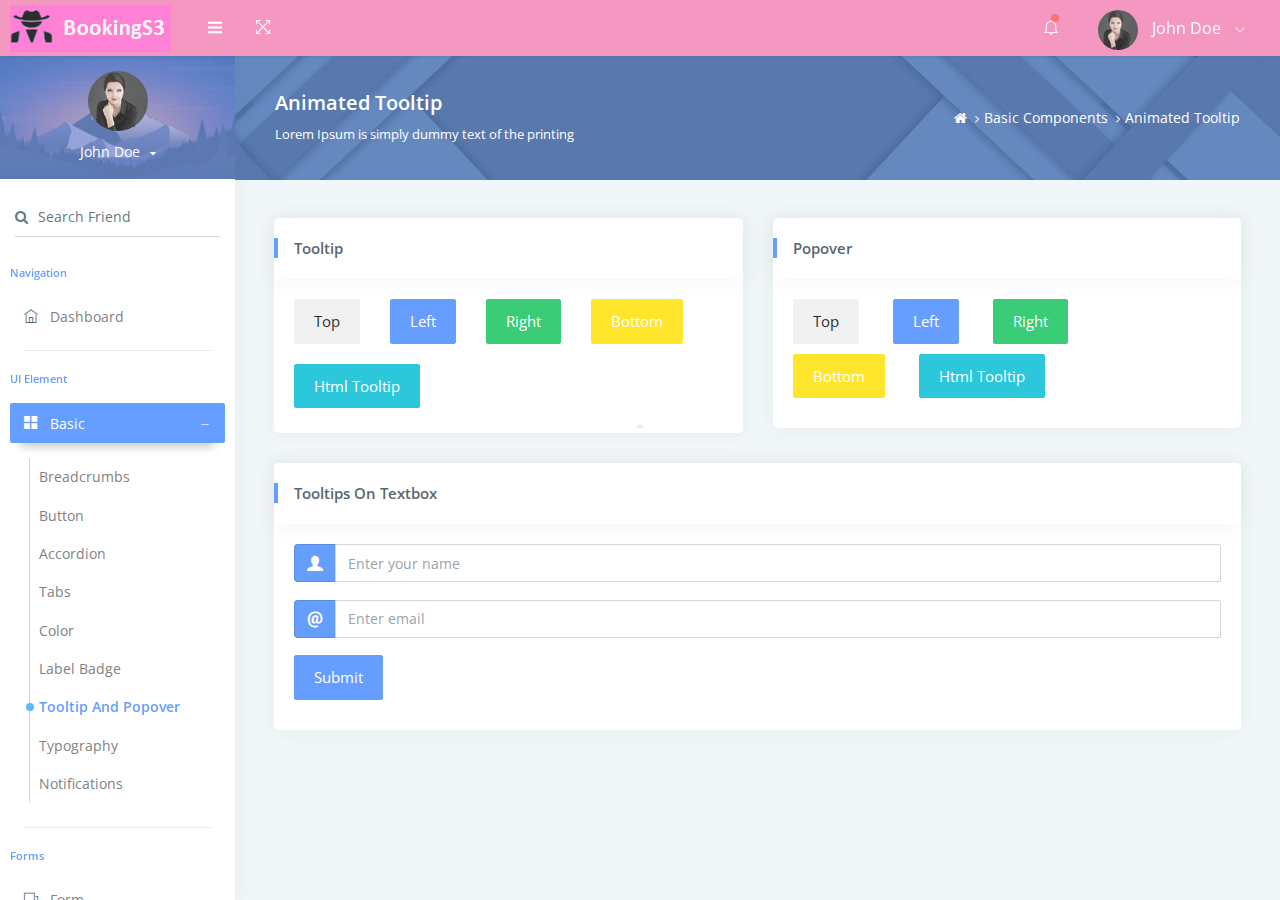
<file: tooltip.html>
<!DOCTYPE html>
<html lang="en">

<head>
    <title>Material Able bootstrap admin template by Codedthemes</title>
    <!-- HTML5 Shim and Respond.js IE10 support of HTML5 elements and media queries -->
    <!-- WARNING: Respond.js doesn't work if you view the page via file:// -->
    <!--[if lt IE 10]>
    <script src="https://oss.maxcdn.com/libs/html5shiv/3.7.0/html5shiv.js"></script>
    <script src="https://oss.maxcdn.com/libs/respond.js/1.4.2/respond.min.js"></script>
    <![endif]-->
    <!-- Meta -->
    <meta charset="utf-8">
    <meta name="viewport" content="width=device-width, initial-scale=1.0, user-scalable=0, minimal-ui">
    <meta http-equiv="X-UA-Compatible" content="IE=edge" />

    <meta name="keywords" content="bootstrap, bootstrap admin template, admin theme, admin dashboard, dashboard template, admin template, responsive" />
    <meta name="author" content="Codedthemes" />
    <!-- Favicon icon -->
    <link rel="icon" href="assets/images/favicon.ico" type="image/x-icon">
    <!-- Google font-->
    <link href="https://fonts.googleapis.com/css?family=Open+Sans:400,600,700" rel="stylesheet">
    <!-- Required Fremwork -->
    <link rel="stylesheet" type="text/css" href="assets/css/bootstrap/css/bootstrap.min.css">
    <!-- waves.css -->
    <link rel="stylesheet" href="assets/pages/waves/css/waves.min.css" type="text/css" media="all">
    <!-- themify-icons line icon -->
    <link rel="stylesheet" type="text/css" href="assets/icon/themify-icons/themify-icons.css">
    <!-- ico font -->
    <link rel="stylesheet" type="text/css" href="assets/icon/icofont/css/icofont.css">
    <!-- Font Awesome -->
    <link rel="stylesheet" type="text/css" href="assets/icon/font-awesome/css/font-awesome.min.css">
    <!-- Style.css -->
    <link rel="stylesheet" type="text/css" href="assets/css/style.css">
    <link rel="stylesheet" type="text/css" href="assets/css/jquery.mCustomScrollbar.css">

</head>

<body>
    <!-- Pre-loader start -->
    <div class="theme-loader">
        <div class="loader-track">
            <div class="preloader-wrapper">
                <div class="spinner-layer spinner-blue">
                    <div class="circle-clipper left">
                        <div class="circle"></div>
                    </div>
                    <div class="gap-patch">
                        <div class="circle"></div>
                    </div>
                    <div class="circle-clipper right">
                        <div class="circle"></div>
                    </div>
                </div>
                <div class="spinner-layer spinner-red">
                    <div class="circle-clipper left">
                        <div class="circle"></div>
                    </div>
                    <div class="gap-patch">
                        <div class="circle"></div>
                    </div>
                    <div class="circle-clipper right">
                        <div class="circle"></div>
                    </div>
                </div>

                <div class="spinner-layer spinner-yellow">
                    <div class="circle-clipper left">
                        <div class="circle"></div>
                    </div>
                    <div class="gap-patch">
                        <div class="circle"></div>
                    </div>
                    <div class="circle-clipper right">
                        <div class="circle"></div>
                    </div>
                </div>

                <div class="spinner-layer spinner-green">
                    <div class="circle-clipper left">
                        <div class="circle"></div>
                    </div>
                    <div class="gap-patch">
                        <div class="circle"></div>
                    </div>
                    <div class="circle-clipper right">
                        <div class="circle"></div>
                    </div>
                </div>
            </div>
        </div>
    </div>
    <!-- Pre-loader end -->
    <div id="pcoded" class="pcoded">
        <div class="pcoded-overlay-box"></div>
        <div class="pcoded-container navbar-wrapper">
            <nav class="navbar header-navbar pcoded-header">
                <div class="navbar-wrapper">
                    <div class="navbar-logo">
                        <a class="mobile-menu waves-effect waves-light" id="mobile-collapse" href="#!">
                            <i class="ti-menu"></i>
                        </a>
                        <div class="mobile-search waves-effect waves-light">
                            <div class="header-search">
                                <div class="main-search morphsearch-search">
                                    <div class="input-group">
                                        <span class="input-group-prepend search-close"><i class="ti-close input-group-text"></i></span>
                                        <input type="text" class="form-control" placeholder="Enter Keyword">
                                        <span class="input-group-append search-btn"><i class="ti-search input-group-text"></i></span>
                                    </div>
                                </div>
                            </div>
                        </div>
                        <a href="index.html">
                            <img class="img-fluid" src="assets/images/logo.png" alt="Theme-Logo" />
                        </a>
                        <a class="mobile-options waves-effect waves-light">
                            <i class="ti-more"></i>
                        </a>
                    </div>
                    <div class="navbar-container container-fluid">
                        <ul class="nav-left">
                            <li>
                                <div class="sidebar_toggle"><a href="javascript:void(0)"><i class="ti-menu"></i></a></div>
                            </li>
                            <li>
                                <a href="#!" onclick="javascript:toggleFullScreen()" class="waves-effect waves-light">
                                    <i class="ti-fullscreen"></i>
                                </a>
                            </li>
                        </ul>
                        <ul class="nav-right">
                            <li class="header-notification">
                                <a href="#!" class="waves-effect waves-light">
                                    <i class="ti-bell"></i>
                                    <span class="badge bg-c-red"></span>
                                </a>
                                <ul class="show-notification">
                                    <li>
                                        <h6>Notifications</h6>
                                        <label class="label label-danger">New</label>
                                    </li>
                                    <li class="waves-effect waves-light">
                                        <div class="media">
                                            <img class="d-flex align-self-center img-radius" src="assets/images/avatar-2.jpg" alt="Generic placeholder image">
                                            <div class="media-body">
                                                <h5 class="notification-user">John Doe</h5>
                                                <p class="notification-msg">Lorem ipsum dolor sit amet, consectetuer elit.</p>
                                                <span class="notification-time">30 minutes ago</span>
                                            </div>
                                        </div>
                                    </li>
                                    <li class="waves-effect waves-light">
                                        <div class="media">
                                            <img class="d-flex align-self-center img-radius" src="assets/images/avatar-4.jpg" alt="Generic placeholder image">
                                            <div class="media-body">
                                                <h5 class="notification-user">Joseph William</h5>
                                                <p class="notification-msg">Lorem ipsum dolor sit amet, consectetuer elit.</p>
                                                <span class="notification-time">30 minutes ago</span>
                                            </div>
                                        </div>
                                    </li>
                                    <li class="waves-effect waves-light">
                                        <div class="media">
                                            <img class="d-flex align-self-center img-radius" src="assets/images/avatar-3.jpg" alt="Generic placeholder image">
                                            <div class="media-body">
                                                <h5 class="notification-user">Sara Soudein</h5>
                                                <p class="notification-msg">Lorem ipsum dolor sit amet, consectetuer elit.</p>
                                                <span class="notification-time">30 minutes ago</span>
                                            </div>
                                        </div>
                                    </li>
                                </ul>
                            </li>
                            <li class="user-profile header-notification">
                                <a href="#!" class="waves-effect waves-light">
                                    <img src="assets/images/avatar-4.jpg" class="img-radius" alt="User-Profile-Image">
                                    <span>John Doe</span>
                                    <i class="ti-angle-down"></i>
                                </a>
                                <ul class="show-notification profile-notification">
                                    <li class="waves-effect waves-light">
                                        <a href="#!">
                                            <i class="ti-settings"></i> Settings
                                        </a>
                                    </li>
                                    <li class="waves-effect waves-light">
                                        <a href="user-profile.html">
                                            <i class="ti-user"></i> Profile
                                        </a>
                                    </li>
                                    <li class="waves-effect waves-light">
                                        <a href="email-inbox.html">
                                            <i class="ti-email"></i> My Messages
                                        </a>
                                    </li>
                                    <li class="waves-effect waves-light">
                                        <a href="auth-lock-screen.html">
                                            <i class="ti-lock"></i> Lock Screen
                                        </a>
                                    </li>
                                    <li class="waves-effect waves-light">
                                        <a href="auth-normal-sign-in.html">
                                            <i class="ti-layout-sidebar-left"></i> Logout
                                        </a>
                                    </li>
                                </ul>
                            </li>
                        </ul>
                    </div>
                </div>
            </nav>

            <div class="pcoded-main-container">
                <div class="pcoded-wrapper">
                    <nav class="pcoded-navbar">
                        <div class="sidebar_toggle"><a href="#"><i class="icon-close icons"></i></a></div>
                        <div class="pcoded-inner-navbar main-menu">
                            <div class="">
                                <div class="main-menu-header">
                                    <img class="img-80 img-radius" src="assets/images/avatar-4.jpg" alt="User-Profile-Image">
                                    <div class="user-details">
                                        <span id="more-details">John Doe<i class="fa fa-caret-down"></i></span>
                                    </div>
                                </div>
                                <div class="main-menu-content">
                                    <ul>
                                        <li class="more-details">
                                            <a href="user-profile.html"><i class="ti-user"></i>View Profile</a>
                                            <a href="#!"><i class="ti-settings"></i>Settings</a>
                                            <a href="auth-normal-sign-in.html"><i class="ti-layout-sidebar-left"></i>Logout</a>
                                        </li>
                                    </ul>
                                </div>
                            </div>
                            <div class="p-15 p-b-0">
                                <form class="form-material">
                                    <div class="form-group form-primary">
                                        <input type="text" name="footer-email" class="form-control">
                                        <span class="form-bar"></span>
                                        <label class="float-label"><i class="fa fa-search m-r-10"></i>Search Friend</label>
                                    </div>
                                </form>
                            </div>
                            <div class="pcoded-navigation-label">Navigation</div>
                            <ul class="pcoded-item pcoded-left-item">
                                <li class="">
                                    <a href="index.html" class="waves-effect waves-dark">
                                        <span class="pcoded-micon"><i class="ti-home"></i><b>D</b></span>
                                        <span class="pcoded-mtext">Dashboard</span>
                                        <span class="pcoded-mcaret"></span>
                                    </a>
                                </li>
                            </ul>
                            <div class="pcoded-navigation-label">UI Element</div>
                            <ul class="pcoded-item pcoded-left-item">
                                <li class="pcoded-hasmenu active pcoded-trigger">
                                    <a href="javascript:void(0)" class="waves-effect waves-dark">
                                        <span class="pcoded-micon"><i class="ti-layout-grid2-alt"></i><b>BC</b></span>
                                        <span class="pcoded-mtext">Basic</span>
                                        <span class="pcoded-mcaret"></span>
                                    </a>
                                    <ul class="pcoded-submenu">
                                        <li class=" ">
                                            <a href="breadcrumb.html" class="waves-effect waves-dark">
                                                <span class="pcoded-micon"><i class="ti-angle-right"></i></span>
                                                <span class="pcoded-mtext">Breadcrumbs</span>
                                                <span class="pcoded-mcaret"></span>
                                            </a>
                                        </li>
                                        <li class=" ">
                                            <a href="button.html" class="waves-effect waves-dark">
                                                <span class="pcoded-micon"><i class="ti-angle-right"></i></span>
                                                <span class="pcoded-mtext">Button</span>
                                                <span class="pcoded-mcaret"></span>
                                            </a>
                                        </li>
                                        <li class="">
                                            <a href="accordion.html" class="waves-effect waves-dark">
                                                <span class="pcoded-micon"><i class="ti-angle-right"></i></span>
                                                <span class="pcoded-mtext">Accordion</span>
                                                <span class="pcoded-mcaret"></span>
                                            </a>
                                        </li>
                                        <li class=" ">
                                            <a href="tabs.html" class="waves-effect waves-dark">
                                                <span class="pcoded-micon"><i class="ti-angle-right"></i></span>
                                                <span class="pcoded-mtext">Tabs</span>
                                                <span class="pcoded-mcaret"></span>
                                            </a>
                                        </li>
                                        <li class=" ">
                                            <a href="color.html" class="waves-effect waves-dark">
                                                <span class="pcoded-micon"><i class="ti-angle-right"></i></span>
                                                <span class="pcoded-mtext">Color</span>
                                                <span class="pcoded-mcaret"></span>
                                            </a>
                                        </li>
                                        <li class=" ">
                                            <a href="label-badge.html" class="waves-effect waves-dark">
                                                <span class="pcoded-micon"><i class="ti-angle-right"></i></span>
                                                <span class="pcoded-mtext">Label Badge</span>
                                                <span class="pcoded-mcaret"></span>
                                            </a>
                                        </li>
                                        <li class="active ">
                                            <a href="tooltip.html" class="waves-effect waves-dark">
                                                <span class="pcoded-micon"><i class="ti-angle-right"></i></span>
                                                <span class="pcoded-mtext">Tooltip And Popover</span>
                                                <span class="pcoded-mcaret"></span>
                                            </a>
                                        </li>
                                        <li class=" ">
                                            <a href="typography.html" class="waves-effect waves-dark">
                                                <span class="pcoded-micon"><i class="ti-angle-right"></i></span>
                                                <span class="pcoded-mtext">Typography</span>
                                                <span class="pcoded-mcaret"></span>
                                            </a>
                                        </li>
                                        <li class=" ">
                                            <a href="notification.html" class="waves-effect waves-dark">
                                                <span class="pcoded-micon"><i class="ti-angle-right"></i></span>
                                                <span class="pcoded-mtext">Notifications</span>
                                                <span class="pcoded-mcaret"></span>
                                            </a>
                                        </li>
                                    </ul>
                                </li>
                            </ul>
                            <div class="pcoded-navigation-label">Forms</div>
                            <ul class="pcoded-item pcoded-left-item">
                                <li class="">
                                    <a href="form-elements-component.html" class="waves-effect waves-dark">
                                        <span class="pcoded-micon"><i class="ti-layers"></i><b>FC</b></span>
                                        <span class="pcoded-mtext">Form</span>
                                        <span class="pcoded-mcaret"></span>
                                    </a>
                                </li>
                            </ul>
                            <div class="pcoded-navigation-label">Tables</div>
                            <ul class="pcoded-item pcoded-left-item">
                                <li class="">
                                    <a href="bs-basic-table.html" class="waves-effect waves-dark">
                                        <span class="pcoded-micon"><i class="ti-receipt"></i><b>B</b></span>
                                        <span class="pcoded-mtext">Table</span>
                                        <span class="pcoded-mcaret"></span>
                                    </a>
                                </li>
                            </ul>
                            <div class="pcoded-navigation-label">Chart And Maps</div>
                            <ul class="pcoded-item pcoded-left-item">
                                <li class="">
                                    <a href="chart-morris.html" class="waves-effect waves-dark">
                                        <span class="pcoded-micon"><i class="ti-bar-chart-alt"></i><b>C</b></span>
                                        <span class="pcoded-mtext">Charts</span>
                                        <span class="pcoded-mcaret"></span>
                                    </a>
                                </li>
                                <li class="">
                                    <a href="map-google.html" class="waves-effect waves-dark">
                                        <span class="pcoded-micon"><i class="ti-map-alt"></i><b>M</b></span>
                                        <span class="pcoded-mtext">Maps</span>
                                        <span class="pcoded-mcaret"></span>
                                    </a>
                                </li>
                            </ul>
                            <div class="pcoded-navigation-label">Pages</div>
                            <ul class="pcoded-item pcoded-left-item">
                                <li class="pcoded-hasmenu ">
                                    <a href="javascript:void(0)" class="waves-effect waves-dark">
                                        <span class="pcoded-micon"><i class="ti-id-badge"></i><b>A</b></span>
                                        <span class="pcoded-mtext">Pages</span>
                                        <span class="pcoded-mcaret"></span>
                                    </a>
                                    <ul class="pcoded-submenu">
                                        <li class="">
                                            <a href="auth-normal-sign-in.html" class="waves-effect waves-dark">
                                                <span class="pcoded-micon"><i class="ti-angle-right"></i></span>
                                                <span class="pcoded-mtext">Login</span>
                                                <span class="pcoded-mcaret"></span>
                                            </a>
                                        </li>
                                        <li class="">
                                            <a href="auth-sign-up.html" class="waves-effect waves-dark">
                                                <span class="pcoded-micon"><i class="ti-angle-right"></i></span>
                                                <span class="pcoded-mtext">Registration</span>
                                                <span class="pcoded-mcaret"></span>
                                            </a>
                                        </li>
                                        <li class="">
                                            <a href="sample-page.html" class="waves-effect waves-dark">
                                                <span class="pcoded-micon"><i class="ti-layout-sidebar-left"></i><b>S</b></span>
                                                <span class="pcoded-mtext">Sample Page</span>
                                                <span class="pcoded-mcaret"></span>
                                            </a>
                                        </li>
                                    </ul>
                                </li>
                            </ul>
                        </div>
                    </nav>
                    <div class="pcoded-content">
                        <!-- Page-header start -->
                        <div class="page-header">
                            <div class="page-block">
                                <div class="row align-items-center">
                                    <div class="col-md-8">
                                        <div class="page-header-title">
                                            <h5 class="m-b-10">Animated Tooltip</h5>
                                            <p class="m-b-0">Lorem Ipsum is simply dummy text of the printing</p>
                                        </div>
                                    </div>
                                    <div class="col-md-4">
                                        <ul class="breadcrumb">
                                            <li class="breadcrumb-item">
                                                <a href="index.html"> <i class="fa fa-home"></i> </a>
                                            </li>
                                            <li class="breadcrumb-item"><a href="#!">Basic Components</a>
                                            </li>
                                            <li class="breadcrumb-item"><a href="#!">Animated Tooltip</a>
                                            </li>
                                        </ul>
                                    </div>
                                </div>
                            </div>
                        </div>
                        <!-- Page-header end -->
                        <div class="pcoded-inner-content">
                            <div class="main-body">
                                <div class="page-wrapper">
                                    <!-- Page-body start -->
                                    <div class="page-body">
                                        <div class="row">
                                            <div class="col-sm-6">
                                                <!-- Tooltip on button card start -->
                                                <div class="card button-page o-visible">
                                                    <div class="card-header">
                                                        <h5>Tooltip</h5>
                                                    </div>
                                                    <div class="card-block">
                                                        <ul>
                                                            <li>
                                                                <button type="button" class="btn btn-default waves-effect" data-toggle="tooltip" data-placement="top" title="tooltip on top">Top
                                                                </button>
                                                            </li>
                                                            <li>
                                                                <button type="button" class="btn btn-primary waves-effect waves-light" data-toggle="tooltip" data-placement="left" title="tooltip on left">Left
                                                                </button>
                                                            </li>
                                                            <li>
                                                                <button type="button" class="btn btn-success waves-effect waves-light" data-toggle="tooltip" data-placement="right" title="tooltip on right">right
                                                                </button>
                                                            </li>
                                                            <li>
                                                                <button type="button" class="btn btn-warning waves-effect waves-light" data-toggle="tooltip" data-placement="bottom" title="tooltip on bottom">bottom
                                                                </button>
                                                            </li>
                                                            <li>
                                                                <button type="button" class="btn btn-info waves-effect waves-light" data-toggle="tooltip" data-html="true" title="<em>Tooltip</em> <u>with</u> <b>HTML</b>">Html Tooltip
                                                                </button>
                                                            </li>
                                                        </ul>
                                                    </div>
                                                </div>
                                                <!-- Tooltip on button card end -->
                                            </div>
                                            <div class="col-sm-6">
                                                <!-- Tooltip on popover card start -->
                                                <div class="card o-visible">
                                                    <div class="card-header">
                                                        <h5>Popover</h5>
                                                    </div>
                                                    <div class="card-block tooltip-pop button-list">
                                                        <button type="button" class="btn btn-default waves-effect" data-toggle="popover" data-placement="top" title="" data-content="top by popover" data-original-title="tooltip on top">Top
                                                        </button>
                                                        <button type="button" class="btn btn-primary waves-effect waves-light" data-toggle="popover" data-placement="left" title="tooltip on left" data-content="left by popover">Left
                                                        </button>
                                                        <button type="button" class="btn btn-success waves-effect waves-light" data-toggle="popover" data-placement="right" title="tooltip on right" data-content="right by popover">right
                                                        </button>
                                                        <button type="button" class="btn btn-warning waves-effect waves-light" data-toggle="popover" data-placement="bottom" title="tooltip on bottom" data-content="bottom by popover">bottom
                                                        </button>
                                                        <button type="button" class="btn btn-info waves-effect waves-light" data-toggle="popover" data-html="true" data-placement="top" title="<em>Tooltip</em> <u>with</u> <b>HTML</b>"
                                                            data-content="tooltip by HTML">Html Tooltip
                                                        </button>
                                                    </div>
                                                </div>
                                                <!-- Tooltip on popover card end -->
                                            </div>
                                            <div class="col-sm-12">
                                                <!-- Tooltips on textbox card start -->
                                                <div class="card o-visible">
                                                    <div class="card-header">
                                                        <h5>Tooltips On Textbox</h5>
                                                    </div>
                                                    <div class="card-block tooltip-icon button-list">
                                                        <div class="input-group">
                                                            <span class="input-group-prepend" id="name"><label class="input-group-text"><i class="icofont icofont-user-alt-3"></i></label></span>
                                                            <input type="text" class="form-control" placeholder="Enter your name" title="Enter your name" data-toggle="tooltip">
                                                        </div>
                                                        <div class="input-group">
                                                            <span class="input-group-prepend" id="name"><label class="input-group-text"><i class="icofont icofont-ui-email"></i></label></span>
                                                            <input type="text" class="form-control" placeholder="Enter email" title="Enter email" data-toggle="tooltip">
                                                        </div>
                                                        <button type="button" class="btn btn-primary waves-effect waves-light m-r-20" data-toggle="tooltip" data-placement="right" title="submit">Submit
                                                        </button>
                                                    </div>
                                                </div>
                                                <!-- Tooltips on textbox card end -->
                                            </div>
                                        </div>
                                    </div>
                                    <!-- Page-body end -->
                                </div>
                            </div>
                        </div>
                    </div>
                    <!-- Main-body end -->
                    <div id="styleSelector">

                    </div>
                </div>
            </div>
        </div>
    </div>



    <!-- Warning Section Starts -->
    <!-- Older IE warning message -->
    <!--[if lt IE 10]>
<div class="ie-warning">
    <h1>Warning!!</h1>
    <p>You are using an outdated version of Internet Explorer, please upgrade <br/>to any of the following web browsers to access this website.</p>
    <div class="iew-container">
        <ul class="iew-download">
            <li>
                <a href="http://www.google.com/chrome/">
                    <img src="assets/images/browser/chrome.png" alt="Chrome">
                    <div>Chrome</div>
                </a>
            </li>
            <li>
                <a href="https://www.mozilla.org/en-US/firefox/new/">
                    <img src="assets/images/browser/firefox.png" alt="Firefox">
                    <div>Firefox</div>
                </a>
            </li>
            <li>
                <a href="http://www.opera.com">
                    <img src="assets/images/browser/opera.png" alt="Opera">
                    <div>Opera</div>
                </a>
            </li>
            <li>
                <a href="https://www.apple.com/safari/">
                    <img src="assets/images/browser/safari.png" alt="Safari">
                    <div>Safari</div>
                </a>
            </li>
            <li>
                <a href="http://windows.microsoft.com/en-us/internet-explorer/download-ie">
                    <img src="assets/images/browser/ie.png" alt="">
                    <div>IE (9 & above)</div>
                </a>
            </li>
        </ul>
    </div>
    <p>Sorry for the inconvenience!</p>
</div>
<![endif]-->
    <!-- Warning Section Ends -->
    <!-- Required Jquery -->
    <script type="text/javascript" src="assets/js/jquery/jquery.min.js "></script>
    <script type="text/javascript" src="assets/js/jquery-ui/jquery-ui.min.js "></script>
    <script type="text/javascript" src="assets/js/popper.js/popper.min.js"></script>
    <script type="text/javascript" src="assets/js/bootstrap/js/bootstrap.min.js "></script>
    <!-- waves js -->
    <script src="assets/pages/waves/js/waves.min.js"></script>
    <!-- jquery slimscroll js -->
    <script type="text/javascript" src="assets/js/jquery-slimscroll/jquery.slimscroll.js"></script>
    <script src="assets/js/pcoded.min.js"></script>
    <script src="assets/js/vertical/vertical-layout.min.js"></script>
    <script src="assets/js/jquery.mCustomScrollbar.concat.min.js"></script>

    <script>
        $(document).ready(function() {
            $('[data-toggle="tooltip"]').tooltip();
        });

        $(document).ready(function() {
            $('[data-toggle="popover"]').popover({
                html: true,
                content: function() {
                    return $('#primary-popover-content').html();
                }
            });
        });
    </script>
    <!-- Custom js -->
    <script type="text/javascript" src="assets/js/script.js"></script>

</body>

</html>
</file>
<file: assets/icon/themify-icons/themify-icons.css>
@font-face {
	font-family: 'themify';
	src:url('fonts/themify.eot?-fvbane');
	src:url('fonts/themify.eot?#iefix-fvbane') format('embedded-opentype'),
		url('fonts/themify.woff?-fvbane') format('woff'),
		url('fonts/themify.ttf?-fvbane') format('truetype'),
		url('fonts/themify.svg?-fvbane#themify') format('svg');
	font-weight: normal;
	font-style: normal;
}

[class^="ti-"], [class*=" ti-"] {
	font-family: 'themify';
	speak: none;
	font-style: normal;
	font-weight: normal;
	font-variant: normal;
	text-transform: none;
	line-height: 1;

	/* Better Font Rendering =========== */
	-webkit-font-smoothing: antialiased;
	-moz-osx-font-smoothing: grayscale;
}

.ti-wand:before {
	content: "\e600";
}
.ti-volume:before {
	content: "\e601";
}
.ti-user:before {
	content: "\e602";
}
.ti-unlock:before {
	content: "\e603";
}
.ti-unlink:before {
	content: "\e604";
}
.ti-trash:before {
	content: "\e605";
}
.ti-thought:before {
	content: "\e606";
}
.ti-target:before {
	content: "\e607";
}
.ti-tag:before {
	content: "\e608";
}
.ti-tablet:before {
	content: "\e609";
}
.ti-star:before {
	content: "\e60a";
}
.ti-spray:before {
	content: "\e60b";
}
.ti-signal:before {
	content: "\e60c";
}
.ti-shopping-cart:before {
	content: "\e60d";
}
.ti-shopping-cart-full:before {
	content: "\e60e";
}
.ti-settings:before {
	content: "\e60f";
}
.ti-search:before {
	content: "\e610";
}
.ti-zoom-in:before {
	content: "\e611";
}
.ti-zoom-out:before {
	content: "\e612";
}
.ti-cut:before {
	content: "\e613";
}
.ti-ruler:before {
	content: "\e614";
}
.ti-ruler-pencil:before {
	content: "\e615";
}
.ti-ruler-alt:before {
	content: "\e616";
}
.ti-bookmark:before {
	content: "\e617";
}
.ti-bookmark-alt:before {
	content: "\e618";
}
.ti-reload:before {
	content: "\e619";
}
.ti-plus:before {
	content: "\e61a";
}
.ti-pin:before {
	content: "\e61b";
}
.ti-pencil:before {
	content: "\e61c";
}
.ti-pencil-alt:before {
	content: "\e61d";
}
.ti-paint-roller:before {
	content: "\e61e";
}
.ti-paint-bucket:before {
	content: "\e61f";
}
.ti-na:before {
	content: "\e620";
}
.ti-mobile:before {
	content: "\e621";
}
.ti-minus:before {
	content: "\e622";
}
.ti-medall:before {
	content: "\e623";
}
.ti-medall-alt:before {
	content: "\e624";
}
.ti-marker:before {
	content: "\e625";
}
.ti-marker-alt:before {
	content: "\e626";
}
.ti-arrow-up:before {
	content: "\e627";
}
.ti-arrow-right:before {
	content: "\e628";
}
.ti-arrow-left:before {
	content: "\e629";
}
.ti-arrow-down:before {
	content: "\e62a";
}
.ti-lock:before {
	content: "\e62b";
}
.ti-location-arrow:before {
	content: "\e62c";
}
.ti-link:before {
	content: "\e62d";
}
.ti-layout:before {
	content: "\e62e";
}
.ti-layers:before {
	content: "\e62f";
}
.ti-layers-alt:before {
	content: "\e630";
}
.ti-key:before {
	content: "\e631";
}
.ti-import:before {
	content: "\e632";
}
.ti-image:before {
	content: "\e633";
}
.ti-heart:before {
	content: "\e634";
}
.ti-heart-broken:before {
	content: "\e635";
}
.ti-hand-stop:before {
	content: "\e636";
}
.ti-hand-open:before {
	content: "\e637";
}
.ti-hand-drag:before {
	content: "\e638";
}
.ti-folder:before {
	content: "\e639";
}
.ti-flag:before {
	content: "\e63a";
}
.ti-flag-alt:before {
	content: "\e63b";
}
.ti-flag-alt-2:before {
	content: "\e63c";
}
.ti-eye:before {
	content: "\e63d";
}
.ti-export:before {
	content: "\e63e";
}
.ti-exchange-vertical:before {
	content: "\e63f";
}
.ti-desktop:before {
	content: "\e640";
}
.ti-cup:before {
	content: "\e641";
}
.ti-crown:before {
	content: "\e642";
}
.ti-comments:before {
	content: "\e643";
}
.ti-comment:before {
	content: "\e644";
}
.ti-comment-alt:before {
	content: "\e645";
}
.ti-close:before {
	content: "\e646";
}
.ti-clip:before {
	content: "\e647";
}
.ti-angle-up:before {
	content: "\e648";
}
.ti-angle-right:before {
	content: "\e649";
}
.ti-angle-left:before {
	content: "\e64a";
}
.ti-angle-down:before {
	content: "\e64b";
}
.ti-check:before {
	content: "\e64c";
}
.ti-check-box:before {
	content: "\e64d";
}
.ti-camera:before {
	content: "\e64e";
}
.ti-announcement:before {
	content: "\e64f";
}
.ti-brush:before {
	content: "\e650";
}
.ti-briefcase:before {
	content: "\e651";
}
.ti-bolt:before {
	content: "\e652";
}
.ti-bolt-alt:before {
	content: "\e653";
}
.ti-blackboard:before {
	content: "\e654";
}
.ti-bag:before {
	content: "\e655";
}
.ti-move:before {
	content: "\e656";
}
.ti-arrows-vertical:before {
	content: "\e657";
}
.ti-arrows-horizontal:before {
	content: "\e658";
}
.ti-fullscreen:before {
	content: "\e659";
}
.ti-arrow-top-right:before {
	content: "\e65a";
}
.ti-arrow-top-left:before {
	content: "\e65b";
}
.ti-arrow-circle-up:before {
	content: "\e65c";
}
.ti-arrow-circle-right:before {
	content: "\e65d";
}
.ti-arrow-circle-left:before {
	content: "\e65e";
}
.ti-arrow-circle-down:before {
	content: "\e65f";
}
.ti-angle-double-up:before {
	content: "\e660";
}
.ti-angle-double-right:before {
	content: "\e661";
}
.ti-angle-double-left:before {
	content: "\e662";
}
.ti-angle-double-down:before {
	content: "\e663";
}
.ti-zip:before {
	content: "\e664";
}
.ti-world:before {
	content: "\e665";
}
.ti-wheelchair:before {
	content: "\e666";
}
.ti-view-list:before {
	content: "\e667";
}
.ti-view-list-alt:before {
	content: "\e668";
}
.ti-view-grid:before {
	content: "\e669";
}
.ti-uppercase:before {
	content: "\e66a";
}
.ti-upload:before {
	content: "\e66b";
}
.ti-underline:before {
	content: "\e66c";
}
.ti-truck:before {
	content: "\e66d";
}
.ti-timer:before {
	content: "\e66e";
}
.ti-ticket:before {
	content: "\e66f";
}
.ti-thumb-up:before {
	content: "\e670";
}
.ti-thumb-down:before {
	content: "\e671";
}
.ti-text:before {
	content: "\e672";
}
.ti-stats-up:before {
	content: "\e673";
}
.ti-stats-down:before {
	content: "\e674";
}
.ti-split-v:before {
	content: "\e675";
}
.ti-split-h:before {
	content: "\e676";
}
.ti-smallcap:before {
	content: "\e677";
}
.ti-shine:before {
	content: "\e678";
}
.ti-shift-right:before {
	content: "\e679";
}
.ti-shift-left:before {
	content: "\e67a";
}
.ti-shield:before {
	content: "\e67b";
}
.ti-notepad:before {
	content: "\e67c";
}
.ti-server:before {
	content: "\e67d";
}
.ti-quote-right:before {
	content: "\e67e";
}
.ti-quote-left:before {
	content: "\e67f";
}
.ti-pulse:before {
	content: "\e680";
}
.ti-printer:before {
	content: "\e681";
}
.ti-power-off:before {
	content: "\e682";
}
.ti-plug:before {
	content: "\e683";
}
.ti-pie-chart:before {
	content: "\e684";
}
.ti-paragraph:before {
	content: "\e685";
}
.ti-panel:before {
	content: "\e686";
}
.ti-package:before {
	content: "\e687";
}
.ti-music:before {
	content: "\e688";
}
.ti-music-alt:before {
	content: "\e689";
}
.ti-mouse:before {
	content: "\e68a";
}
.ti-mouse-alt:before {
	content: "\e68b";
}
.ti-money:before {
	content: "\e68c";
}
.ti-microphone:before {
	content: "\e68d";
}
.ti-menu:before {
	content: "\e68e";
}
.ti-menu-alt:before {
	content: "\e68f";
}
.ti-map:before {
	content: "\e690";
}
.ti-map-alt:before {
	content: "\e691";
}
.ti-loop:before {
	content: "\e692";
}
.ti-location-pin:before {
	content: "\e693";
}
.ti-list:before {
	content: "\e694";
}
.ti-light-bulb:before {
	content: "\e695";
}
.ti-Italic:before {
	content: "\e696";
}
.ti-info:before {
	content: "\e697";
}
.ti-infinite:before {
	content: "\e698";
}
.ti-id-badge:before {
	content: "\e699";
}
.ti-hummer:before {
	content: "\e69a";
}
.ti-home:before {
	content: "\e69b";
}
.ti-help:before {
	content: "\e69c";
}
.ti-headphone:before {
	content: "\e69d";
}
.ti-harddrives:before {
	content: "\e69e";
}
.ti-harddrive:before {
	content: "\e69f";
}
.ti-gift:before {
	content: "\e6a0";
}
.ti-game:before {
	content: "\e6a1";
}
.ti-filter:before {
	content: "\e6a2";
}
.ti-files:before {
	content: "\e6a3";
}
.ti-file:before {
	content: "\e6a4";
}
.ti-eraser:before {
	content: "\e6a5";
}
.ti-envelope:before {
	content: "\e6a6";
}
.ti-download:before {
	content: "\e6a7";
}
.ti-direction:before {
	content: "\e6a8";
}
.ti-direction-alt:before {
	content: "\e6a9";
}
.ti-dashboard:before {
	content: "\e6aa";
}
.ti-control-stop:before {
	content: "\e6ab";
}
.ti-control-shuffle:before {
	content: "\e6ac";
}
.ti-control-play:before {
	content: "\e6ad";
}
.ti-control-pause:before {
	content: "\e6ae";
}
.ti-control-forward:before {
	content: "\e6af";
}
.ti-control-backward:before {
	content: "\e6b0";
}
.ti-cloud:before {
	content: "\e6b1";
}
.ti-cloud-up:before {
	content: "\e6b2";
}
.ti-cloud-down:before {
	content: "\e6b3";
}
.ti-clipboard:before {
	content: "\e6b4";
}
.ti-car:before {
	content: "\e6b5";
}
.ti-calendar:before {
	content: "\e6b6";
}
.ti-book:before {
	content: "\e6b7";
}
.ti-bell:before {
	content: "\e6b8";
}
.ti-basketball:before {
	content: "\e6b9";
}
.ti-bar-chart:before {
	content: "\e6ba";
}
.ti-bar-chart-alt:before {
	content: "\e6bb";
}
.ti-back-right:before {
	content: "\e6bc";
}
.ti-back-left:before {
	content: "\e6bd";
}
.ti-arrows-corner:before {
	content: "\e6be";
}
.ti-archive:before {
	content: "\e6bf";
}
.ti-anchor:before {
	content: "\e6c0";
}
.ti-align-right:before {
	content: "\e6c1";
}
.ti-align-left:before {
	content: "\e6c2";
}
.ti-align-justify:before {
	content: "\e6c3";
}
.ti-align-center:before {
	content: "\e6c4";
}
.ti-alert:before {
	content: "\e6c5";
}
.ti-alarm-clock:before {
	content: "\e6c6";
}
.ti-agenda:before {
	content: "\e6c7";
}
.ti-write:before {
	content: "\e6c8";
}
.ti-window:before {
	content: "\e6c9";
}
.ti-widgetized:before {
	content: "\e6ca";
}
.ti-widget:before {
	content: "\e6cb";
}
.ti-widget-alt:before {
	content: "\e6cc";
}
.ti-wallet:before {
	content: "\e6cd";
}
.ti-video-clapper:before {
	content: "\e6ce";
}
.ti-video-camera:before {
	content: "\e6cf";
}
.ti-vector:before {
	content: "\e6d0";
}
.ti-themify-logo:before {
	content: "\e6d1";
}
.ti-themify-favicon:before {
	content: "\e6d2";
}
.ti-themify-favicon-alt:before {
	content: "\e6d3";
}
.ti-support:before {
	content: "\e6d4";
}
.ti-stamp:before {
	content: "\e6d5";
}
.ti-split-v-alt:before {
	content: "\e6d6";
}
.ti-slice:before {
	content: "\e6d7";
}
.ti-shortcode:before {
	content: "\e6d8";
}
.ti-shift-right-alt:before {
	content: "\e6d9";
}
.ti-shift-left-alt:before {
	content: "\e6da";
}
.ti-ruler-alt-2:before {
	content: "\e6db";
}
.ti-receipt:before {
	content: "\e6dc";
}
.ti-pin2:before {
	content: "\e6dd";
}
.ti-pin-alt:before {
	content: "\e6de";
}
.ti-pencil-alt2:before {
	content: "\e6df";
}
.ti-palette:before {
	content: "\e6e0";
}
.ti-more:before {
	content: "\e6e1";
}
.ti-more-alt:before {
	content: "\e6e2";
}
.ti-microphone-alt:before {
	content: "\e6e3";
}
.ti-magnet:before {
	content: "\e6e4";
}
.ti-line-double:before {
	content: "\e6e5";
}
.ti-line-dotted:before {
	content: "\e6e6";
}
.ti-line-dashed:before {
	content: "\e6e7";
}
.ti-layout-width-full:before {
	content: "\e6e8";
}
.ti-layout-width-default:before {
	content: "\e6e9";
}
.ti-layout-width-default-alt:before {
	content: "\e6ea";
}
.ti-layout-tab:before {
	content: "\e6eb";
}
.ti-layout-tab-window:before {
	content: "\e6ec";
}
.ti-layout-tab-v:before {
	content: "\e6ed";
}
.ti-layout-tab-min:before {
	content: "\e6ee";
}
.ti-layout-slider:before {
	content: "\e6ef";
}
.ti-layout-slider-alt:before {
	content: "\e6f0";
}
.ti-layout-sidebar-right:before {
	content: "\e6f1";
}
.ti-layout-sidebar-none:before {
	content: "\e6f2";
}
.ti-layout-sidebar-left:before {
	content: "\e6f3";
}
.ti-layout-placeholder:before {
	content: "\e6f4";
}
.ti-layout-menu:before {
	content: "\e6f5";
}
.ti-layout-menu-v:before {
	content: "\e6f6";
}
.ti-layout-menu-separated:before {
	content: "\e6f7";
}
.ti-layout-menu-full:before {
	content: "\e6f8";
}
.ti-layout-media-right-alt:before {
	content: "\e6f9";
}
.ti-layout-media-right:before {
	content: "\e6fa";
}
.ti-layout-media-overlay:before {
	content: "\e6fb";
}
.ti-layout-media-overlay-alt:before {
	content: "\e6fc";
}
.ti-layout-media-overlay-alt-2:before {
	content: "\e6fd";
}
.ti-layout-media-left-alt:before {
	content: "\e6fe";
}
.ti-layout-media-left:before {
	content: "\e6ff";
}
.ti-layout-media-center-alt:before {
	content: "\e700";
}
.ti-layout-media-center:before {
	content: "\e701";
}
.ti-layout-list-thumb:before {
	content: "\e702";
}
.ti-layout-list-thumb-alt:before {
	content: "\e703";
}
.ti-layout-list-post:before {
	content: "\e704";
}
.ti-layout-list-large-image:before {
	content: "\e705";
}
.ti-layout-line-solid:before {
	content: "\e706";
}
.ti-layout-grid4:before {
	content: "\e707";
}
.ti-layout-grid3:before {
	content: "\e708";
}
.ti-layout-grid2:before {
	content: "\e709";
}
.ti-layout-grid2-thumb:before {
	content: "\e70a";
}
.ti-layout-cta-right:before {
	content: "\e70b";
}
.ti-layout-cta-left:before {
	content: "\e70c";
}
.ti-layout-cta-center:before {
	content: "\e70d";
}
.ti-layout-cta-btn-right:before {
	content: "\e70e";
}
.ti-layout-cta-btn-left:before {
	content: "\e70f";
}
.ti-layout-column4:before {
	content: "\e710";
}
.ti-layout-column3:before {
	content: "\e711";
}
.ti-layout-column2:before {
	content: "\e712";
}
.ti-layout-accordion-separated:before {
	content: "\e713";
}
.ti-layout-accordion-merged:before {
	content: "\e714";
}
.ti-layout-accordion-list:before {
	content: "\e715";
}
.ti-ink-pen:before {
	content: "\e716";
}
.ti-info-alt:before {
	content: "\e717";
}
.ti-help-alt:before {
	content: "\e718";
}
.ti-headphone-alt:before {
	content: "\e719";
}
.ti-hand-point-up:before {
	content: "\e71a";
}
.ti-hand-point-right:before {
	content: "\e71b";
}
.ti-hand-point-left:before {
	content: "\e71c";
}
.ti-hand-point-down:before {
	content: "\e71d";
}
.ti-gallery:before {
	content: "\e71e";
}
.ti-face-smile:before {
	content: "\e71f";
}
.ti-face-sad:before {
	content: "\e720";
}
.ti-credit-card:before {
	content: "\e721";
}
.ti-control-skip-forward:before {
	content: "\e722";
}
.ti-control-skip-backward:before {
	content: "\e723";
}
.ti-control-record:before {
	content: "\e724";
}
.ti-control-eject:before {
	content: "\e725";
}
.ti-comments-smiley:before {
	content: "\e726";
}
.ti-brush-alt:before {
	content: "\e727";
}
.ti-youtube:before {
	content: "\e728";
}
.ti-vimeo:before {
	content: "\e729";
}
.ti-twitter:before {
	content: "\e72a";
}
.ti-time:before {
	content: "\e72b";
}
.ti-tumblr:before {
	content: "\e72c";
}
.ti-skype:before {
	content: "\e72d";
}
.ti-share:before {
	content: "\e72e";
}
.ti-share-alt:before {
	content: "\e72f";
}
.ti-rocket:before {
	content: "\e730";
}
.ti-pinterest:before {
	content: "\e731";
}
.ti-new-window:before {
	content: "\e732";
}
.ti-microsoft:before {
	content: "\e733";
}
.ti-list-ol:before {
	content: "\e734";
}
.ti-linkedin:before {
	content: "\e735";
}
.ti-layout-sidebar-2:before {
	content: "\e736";
}
.ti-layout-grid4-alt:before {
	content: "\e737";
}
.ti-layout-grid3-alt:before {
	content: "\e738";
}
.ti-layout-grid2-alt:before {
	content: "\e739";
}
.ti-layout-column4-alt:before {
	content: "\e73a";
}
.ti-layout-column3-alt:before {
	content: "\e73b";
}
.ti-layout-column2-alt:before {
	content: "\e73c";
}
.ti-instagram:before {
	content: "\e73d";
}
.ti-google:before {
	content: "\e73e";
}
.ti-github:before {
	content: "\e73f";
}
.ti-flickr:before {
	content: "\e740";
}
.ti-facebook:before {
	content: "\e741";
}
.ti-dropbox:before {
	content: "\e742";
}
.ti-dribbble:before {
	content: "\e743";
}
.ti-apple:before {
	content: "\e744";
}
.ti-android:before {
	content: "\e745";
}
.ti-save:before {
	content: "\e746";
}
.ti-save-alt:before {
	content: "\e747";
}
.ti-yahoo:before {
	content: "\e748";
}
.ti-wordpress:before {
	content: "\e749";
}
.ti-vimeo-alt:before {
	content: "\e74a";
}
.ti-twitter-alt:before {
	content: "\e74b";
}
.ti-tumblr-alt:before {
	content: "\e74c";
}
.ti-trello:before {
	content: "\e74d";
}
.ti-stack-overflow:before {
	content: "\e74e";
}
.ti-soundcloud:before {
	content: "\e74f";
}
.ti-sharethis:before {
	content: "\e750";
}
.ti-sharethis-alt:before {
	content: "\e751";
}
.ti-reddit:before {
	content: "\e752";
}
.ti-pinterest-alt:before {
	content: "\e753";
}
.ti-microsoft-alt:before {
	content: "\e754";
}
.ti-linux:before {
	content: "\e755";
}
.ti-jsfiddle:before {
	content: "\e756";
}
.ti-joomla:before {
	content: "\e757";
}
.ti-html5:before {
	content: "\e758";
}
.ti-flickr-alt:before {
	content: "\e759";
}
.ti-email:before {
	content: "\e75a";
}
.ti-drupal:before {
	content: "\e75b";
}
.ti-dropbox-alt:before {
	content: "\e75c";
}
.ti-css3:before {
	content: "\e75d";
}
.ti-rss:before {
	content: "\e75e";
}
.ti-rss-alt:before {
	content: "\e75f";
}
</file>
<file: assets/css/style.css>
/**
Template Name: Material Able Admin Template
Author: #
Email: #
File: style.css
=============
  == Table of Contents==
	- Custom Css
	- Generic classes
		-	Margin, Padding, Font class, text align, position, floating, overflow, background class, text color, display class, boarder class
	- Theme Elements
		-	Icons, Accordion, Button, Redial, floating actions, FAB, tabs, typography, buttons, box shadow, slider page, error page, Breadcrumb, pagination, Basic card, Login card
	- General Elements
		-	Modal, Nestable, Lable & Badges, List, Portlates, Preloader, Calender, To-Do, Materialize general elements, Lables
	- Advance Form Elements
	- Pages
		-	Loader page, Invoice, Tasklist, Task detail, Range-slider, Counter, Maintenance, Color, FAQ, Progress, Panels & wells, Contact card, Auth pages, Flag, Gallery, Products pages, Widget, Email, Social timeline, Datatable, Chat, Blog, Wizard, CRM dashboard, Task board, Issue list, Chartlist, X-editable, Home chat, Dashboard 1-2-3-4, Responsive media class
============= */


/**  =====================
      Custom css start
==========================  **/

body {
	background-color: #f3f3f3;
	font-size: 0.875em;
	overflow-x: hidden;
	color: #455a64;
	font-family: "Open Sans", sans-serif;
	background-attachment: fixed;
	background-image: linear-gradient(rgba(255, 255, 255, 0.2) 180px, rgba(255, 255, 255, 0.9) 0%);
}

ul {
	padding-left: 0;
	list-style-type: none;
	margin-bottom: 0;
}

*:focus {
	outline: none;
}

a {
	font-size: 13px;
	color: #37474f;
	-webkit-transition: all 0.3s ease-in-out;
	transition: all 0.3s ease-in-out;
}

@media only screen and (min-width: 1400px) {
	a {
		font-size: 14px;
	}
}

a:focus,
a:hover {
	text-decoration: none;
	color: #448aff;
}

h1,
h2,
h3,
h4,
h5,
h6 {
	font-weight: 600;
}

h1 {
	font-size: 40px;
}

h2 {
	font-size: 32px;
}

h3 {
	font-size: 28px;
}

h4 {
	font-size: 22px;
}

h5 {
	font-size: 20px;
}

h6 {
	font-size: 14px;
}

p {
	font-size: 13px;
}

b,
strong {
	font-weight: 500;
}

code {
	padding: 0px 3px;
	border-radius: 3px;
}

.media-left {
	padding-right: 20px;
}


/**====== Custom css end ======**/


/**  =====================
      Main-body css start
==========================  **/

.main-body .page-wrapper {
	padding: 1.8rem;
	-webkit-transition: all ease-in 0.3s;
	transition: all ease-in 0.3s;
}


/**====== Main-body css end ======**/


/**  =====================
      Card-Layout css start
==========================  **/

.login .container-fluid {
	width: auto;
	margin-top: 80px;
}

.filter-bar .navbar .navbar-nav .dropdown-menu {
	position: absolute;
}


/*====== Ready to use Css Start ======*/

.wrapper {
	padding: 0;
}


/*====== Ready to use Css End ======*/

.card {
	border-radius: 5px;
	-webkit-box-shadow: 0 1px 20px 0 rgba(69, 90, 100, 0.08);
	box-shadow: 0 1px 20px 0 rgba(69, 90, 100, 0.08);
	border: none;
	margin-bottom: 30px;
	-webkit-transition: all 0.3s ease-in-out;
	transition: all 0.3s ease-in-out;
}

.card .card-footer {
	border-top: none;
	padding: 15px 20px;
	border-radius: 0 0 5px 5px;
}

.card .card-header {
	background-color: transparent;
	border-bottom: none;
	padding: 20px;
	position: relative;
	-webkit-box-shadow: 0px 1px 20px 0px rgba(69, 90, 100, 0.08);
	box-shadow: 0px 1px 20px 0px rgba(69, 90, 100, 0.08);
}

.card .card-header .card-header-left {
	display: inline-block;
}

.card .card-header .card-header-right {
	right: 10px;
	top: 13px;
	display: inline-block;
	float: right;
	padding: 7px 0;
	position: absolute;
}

@media only screen and (max-width: 575px) {
	.card .card-header .card-header-right {
		display: none;
	}
}

.card .card-header .card-header-right i {
	margin: 0 7px;
	cursor: pointer;
	font-size: 12px;
	color: #8c8c8c;
	line-height: 2;
}

.card .card-header .card-header-right .card-option {
	width: 35px;
	height: 20px;
	overflow: hidden;
	-webkit-transition: 0.3s ease-in-out;
	transition: 0.3s ease-in-out;
}

.card .card-header .card-header-right .card-option li {
	display: inline-block;
}

.card .card-header span {
	display: block;
	font-size: 13px;
	margin-top: 5px;
}

.card .card-header h5 {
	margin-bottom: 0;
	color: #37474f;
	font-size: 15px;
	font-weight: 600;
	display: inline-block;
	margin-right: 10px;
	line-height: 1.4;
	position: relative;
}

.card .card-header h5:after {
	content: "";
	background-color: #448aff;
	position: absolute;
	left: -20px;
	top: 0;
	width: 4px;
	height: 20px;
}

.card .card-block {
	padding: 20px;
}

.card .card-block table tr {
	padding-bottom: 20px;
}

.card .card-block .sub-title {
	font-size: 14px;
	font-weight: 500;
	letter-spacing: 1px;
}

.card .card-block code {
	background-color: #eee;
	margin: 5px;
	display: inline-block;
}

.card .card-block .dropdown-menu {
	top: 38px;
}

.card .card-block p {
	line-height: 1.4;
}

.card .card-block a.dropdown-item {
	margin-bottom: 0;
	font-size: 14px;
	-webkit-transition: 0.25s;
	transition: 0.25s;
}

.card .card-block a.dropdown-item:active,
.card .card-block a.dropdown-item .active {
	background-color: #448aff;
}

.card .card-block.remove-label i {
	margin: 0;
	padding: 0;
}

.card .card-block.button-list span.badge {
	margin-left: 5px;
}

.card .card-block .dropdown-menu {
	background-color: #fff;
	padding: 0;
}

.card .card-block .dropdown-menu .dropdown-divider {
	background-color: #ddd;
	margin: 3px 0;
}

.card .card-block .dropdown-menu>a {
	padding: 10px 16px;
	line-height: 1.429;
}

.card .card-block .dropdown-menu>li>a:focus,
.card .card-block .dropdown-menu>li>a:hover {
	background-color: rgba(202, 206, 209, 0.5);
}

.card .card-block .dropdown-menu>li:first-child>a:first-child {
	border-top-right-radius: 4px;
	border-top-left-radius: 4px;
}

.card .card-block .badge-box {
	padding: 10px;
	margin: 12px 0;
}

.card .card-block-big {
	padding: 35px;
}

.card .card-block-small {
	padding: 15px;
}

.card-footer {
	background: transparent;
}

.pcoded .card.full-card {
	position: fixed;
	top: calc(56px + 15px);
	z-index: 99999;
	-webkit-box-shadow: 0 0 35px 0px rgba(0, 0, 0, 0.44);
	box-shadow: 0 0 35px 0px rgba(0, 0, 0, 0.44);
	left: 15px;
	border-radius: 5px;
	width: calc(100vw - 50px);
	height: calc(100vh - 86px);
	-webkit-transition: all 5s ease-in-out;
	transition: all 5s ease-in-out;
}

.pcoded .card.full-card.card-load {
	position: fixed;
}

.pcoded .card.card-load {
	position: relative;
	overflow: hidden;
}

.pcoded .card.card-load .card-loader {
	position: absolute;
	top: 0;
	left: 0;
	width: 100%;
	height: 100%;
	display: -webkit-box;
	display: -ms-flexbox;
	display: flex;
	-webkit-box-align: center;
	-ms-flex-align: center;
	align-items: center;
	background-color: rgba(255, 255, 255, 0.7);
	z-index: 999;
}

.pcoded .card.card-load .card-loader i {
	margin: 0 auto;
	color: #448aff;
	font-size: 20px;
}

.card-header-text {
	margin-bottom: 0;
	font-size: 1rem;
	color: rgba(51, 51, 51, 0.85);
	font-weight: 500;
	display: inline-block;
	vertical-align: middle;
}

.icofont-rounded-down {
	display: inline-block;
	-webkit-transition: all ease-in 0.3s;
	transition: all ease-in 0.3s;
}

.icon-up {
	-webkit-transform: rotate(180deg);
	transform: rotate(180deg);
}

.rotate-refresh {
	-webkit-animation: mymove 0.8s infinite linear;
	animation: mymove 0.8s infinite linear;
	display: inline-block;
}

@-webkit-keyframes mymove {
	0% {
		-webkit-transform: rotate(0deg);
		transform: rotate(0deg);
	}
	100% {
		-webkit-transform: rotate(360deg);
		transform: rotate(360deg);
	}
}

@keyframes mymove {
	0% {
		-webkit-transform: rotate(0deg);
		transform: rotate(0deg);
	}
	100% {
		-webkit-transform: rotate(360deg);
		transform: rotate(360deg);
	}
}

.page-header {
	background-image: url("../images/breadcrumb-bg.jpg");
	background-size: cover;
	background-position: bottom left;
	position: relative;
	border-radius: 0;
	color: #fff;
}

.page-header:before {
	content: "";
	background-color: rgba(0, 0, 0, 0.5);
	width: 100%;
	height: 100%;
	position: absolute;
	top: 0;
	left: 0;
}

.page-header .page-block {
	padding: 35px 40px;
}

.page-header .page-block .breadcrumb {
	float: right;
	background: transparent;
	margin-bottom: 0;
	padding: 0;
}

.page-header .page-block .breadcrumb a {
	font-size: 14px;
	color: #fff;
}

.page-header .page-block .breadcrumb .breadcrumb-item+.breadcrumb-item::before {
	content: "\f105";
	font-family: FontAwesome;
	padding-right: 5px;
	font-size: 12px;
	color: #fff;
}

@media only screen and (max-width: 768px) {
	.page-header .page-block .breadcrumb {
		float: left;
		margin-top: 10px;
	}
}

.sub-title {
	border-bottom: 1px solid rgba(204, 204, 204, 0.35);
	padding-bottom: 10px;
	margin-bottom: 20px;
	font-size: 14px;
	font-weight: 400;
	color: #2c3e50;
}


/**======  Card-Layout css end ======**/


/*======= Typography css start ========*/

.blockquote {
	border-left: 0.25rem solid #eceeef;
	padding: 0.5rem 1rem;
}

.blockquote.blockquote-reverse {
	text-align: right;
	padding-right: 1rem;
	border-right: 0.25rem solid #eceeef;
	border-left: none;
}

.typography h1,
.typography h2,
.typography h3,
.typography h4,
.typography h5,
.typography h6 {
	margin: 0 0 20px;
}

.typography small {
	margin-left: 10px;
	font-weight: 500;
	color: #777;
}

.card-block.list-tag ul li {
	display: block;
	float: none;
	margin-bottom: 5px;
}

.card-block.list-tag ol li {
	margin-bottom: 5px;
}

.inline-order-list {
	margin-top: 50px;
}

.inline-order-list h4,
.inline-order-list p {
	margin-bottom: 0;
}

.card-block ul li.list-inline-item {
	display: inline-block;
	float: left;
}


/*======= Typography css end ========*/


/**  =====================
      Modal css start
==========================  **/

.modal {
	z-index: 1050;
}

.modal .modal-dialog {
	pointer-events: all;
}

.bd-example .modal {
	display: block;
	position: inherit;
	background-color: #2C3E50;
	margin-bottom: 20px;
}

.card .overflow-container h5 {
	margin-bottom: 5px;
}

.button-page .card-block a.nav-link {
	margin-bottom: 0;
}

.sweet-alert button.confirm {
	background-color: #448aff !important;
}

.sweet-alert .sa-input-error {
	top: 23px;
}


/**====== Modal css end ======**/


/**  =====================
      Notification css start
==========================  **/

.location-selector {
	width: 100%;
	height: 250px;
	background-color: #fff;
	border: 2px dashed #e5e9ec;
	position: relative;
	margin-bottom: 20px;
}

.location-selector .bit {
	background-color: #e5e9ec;
	cursor: pointer;
	position: absolute;
}

.location-selector .bit:hover {
	background-color: #ddd;
}

.location-selector .bit.bottom,
.location-selector .bit.top {
	height: 25%;
	width: 40%;
	margin: 0 30%;
}

.location-selector .bit.top {
	top: 0;
}

.location-selector .bit.bottom {
	bottom: 0;
}

.location-selector .bit.left,
.location-selector .bit.right {
	height: 20%;
	width: 20%;
	margin-left: 0;
	margin-right: 0;
}

.location-selector .bit.right {
	right: 0;
}

.location-selector .bit.left {
	left: 0;
}

button.close {
	margin-top: 7px;
	margin-bottom: 0;
}


/**====== Notification css end ======**/


/**  =====================
      Accordion css start
==========================  **/

.accordion-msg {
	display: block;
	color: #222222;
	padding: 14px 20px;
	border-top: 1px solid #ddd;
	font-weight: 500;
	cursor: pointer;
}

.accordion-msg:focus,
.accordion-msg:hover {
	text-decoration: none;
	outline: none;
}

.faq-accordion .accordion-desc {
	padding: 20px;
}

.accordion-desc {
	color: #222222;
	padding: 0 20px 20px;
}

#color-accordion .accordion-desc {
	margin-top: 14px;
}

.ui-accordion-header-icon {
	float: right;
	font-size: 20px;
}

.accordion-title {
	margin-bottom: 0;
}

.accordion-block {
	padding: 0;
}

.accordion-block p {
	margin-bottom: 0;
}

.color-accordion-block a.ui-state-active,
.color-accordion-block a:focus,
.color-accordion-block a:hover {
	color: #fff;
	background: #4680ff;
}

a.bg-default:focus,
a.bg-default:hover {
	background-color: #f0f0f0 !important;
	color: #fff;
}

a.bg-primary:focus,
a.bg-primary:hover {
	background-color: #77aaff !important;
	color: #fff;
}

a.bg-success:focus,
a.bg-success:hover {
	background-color: #1aeb72 !important;
	color: #fff;
}

a.bg-info:focus,
a.bg-info:hover {
	background-color: #08e3ff !important;
	color: #fff;
}

a.bg-warning:focus,
a.bg-warning:hover {
	background-color: #ffe733 !important;
	color: #fff;
}

a.bg-danger:focus,
a.bg-danger:hover {
	background-color: #ff8585 !important;
	color: #fff;
}


/**====== Accordion css end ======**/


/**  =====================
      Tabs css start
==========================  **/

.tab-list p {
	padding: 10px;
}

.tab-with-img i {
	position: absolute;
	padding: 5px;
}

.tab-icon {
	margin-bottom: 30px;
}

.tab-icon i {
	padding-right: 10px;
}

.tab-below {
	border-top: 1px solid #ddd;
	border-bottom: none;
}

.tab-below.nav-tabs .nav-link.active {
	border-color: transparent #ddd #ddd #ddd;
}

.tab-below .nav-item {
	margin-top: -2px;
}

.tab-below.nav-tabs .nav-link {
	border-bottom-right-radius: 0.25rem;
	border-bottom-left-radius: 0.25rem;
	border-top-right-radius: 0;
	border-top-left-radius: 0;
}

.card-header~.tab-icon .tab-with-img .sub-title i {
	right: 10px;
}

.tab-with-img .nav-link {
	position: relative;
}

.tabs-left,
.tabs-right {
	min-width: 120px;
	vertical-align: top;
	width: 150px;
}

.tabs-left,
.tabs-left-content,
.tabs-right,
.tabs-right-content {
	display: table-cell;
}

.nav-tabs.tabs-left .slide {
	height: 35px;
	width: 4px;
	bottom: 15px;
}

.nav-tabs.tabs-right .slide {
	height: 35px;
	width: 4px;
	bottom: 15px;
	right: 0;
}

.product-edit .md-tabs .nav-item a {
	padding: 0 0 10px !important;
	color: #37474f;
}

.product-edit .md-tabs .nav-item a .f-20 {
	display: inline-block;
	margin-right: 10px;
}

.md-tabs.tabs-left .nav-item,
.md-tabs.tabs-right .nav-item,
.tabs-left .nav-item,
.tabs-right .nav-item {
	width: 100%;
	position: relative;
}

.md-tabs {
	position: relative;
}

.md-tabs .nav-item+.nav-item {
	margin: 0;
}

.md-tabs .nav-link {
	border: none;
	color: #37474f;
}

.md-tabs .nav-item {
	-webkit-box-flex: 1;
	-ms-flex: 1;
	flex: 1;
	text-align: center;
	position: relative;
}

.md-tabs .nav-link:focus,
.md-tabs .nav-link:hover {
	border: none;
}

.md-tabs .nav-item .nav-link.active~.slide {
	opacity: 1;
	-webkit-transition: all 0.3s ease-out;
	transition: all 0.3s ease-out;
}

.md-tabs .nav-item .nav-link~.slide {
	opacity: 0;
	-webkit-transition: all 0.3s ease-out;
	transition: all 0.3s ease-out;
}

.md-tabs .nav-item.open .nav-link,
.md-tabs .nav-item.open .nav-link:focus,
.md-tabs .nav-item.open .nav-link:hover,
.md-tabs .nav-link.active,
.md-tabs .nav-link.active:focus,
.md-tabs .nav-link.active:hover {
	color: #448aff;
	border: none;
	background-color: transparent;
	border-radius: 0;
}

.md-tabs .nav-item a {
	padding: 20px 0 !important;
	color: #37474f;
}

.nav-tabs .slide {
	background: #448aff;
	width: 100%;
	height: 4px;
	position: absolute;
	-webkit-transition: left 0.3s ease-out;
	transition: left 0.3s ease-out;
	bottom: 0;
}

.nav-tabs .slide .nav-item.show .nav-link,
.nav-tabs .slide .nav-link {
	color: #448aff;
}

.img-tabs img {
	width: 100px;
	margin: 0 auto;
}

.img-tabs a {
	opacity: 0.5;
	-webkit-transition: all ease-in-out 0.3s;
	transition: all ease-in-out 0.3s;
}

.img-tabs a span i {
	height: 25px;
	width: 25px;
	border-radius: 100%;
	bottom: 10px;
	right: 70px;
}

.img-tabs a img {
	border: 3px solid;
}

.img-tabs a.active {
	opacity: 1;
	-webkit-transition: all ease-in-out 0.3s;
	transition: all ease-in-out 0.3s;
}

.img-tabs .nav-item:first-child {
	border-bottom: none;
}

#pc-left-panel-menu {
	margin-bottom: 20px;
}

.h-active a {
	color: #1b8bf9 !important;
	font-weight: 500;
}

.img-circle {
	border-radius: 50%;
}

.b-none {
	border: none !important;
}


/**====== Tabs css end ======**/


/**  =====================
      Table css start
==========================  **/

.table-primary,
.table-primary>td,
.table-primary>th {
	background-color: #4680FE;
}

.table-responsive {
	display: inline-block;
	width: 100%;
	overflow-x: auto;
}

.table.table-xl td,
.table.table-xl th {
	padding: 1.25rem 2rem;
}

.table.table-lg td,
.table.table-lg th {
	padding: 0.9rem 2rem;
}

.table.table-de td,
.table.table-de th {
	padding: 0.75rem 2rem;
}

.table.table-sm td,
.table.table-sm th {
	padding: 0.6rem 2rem;
}

.table.table-xs td,
.table.table-xs th {
	padding: 0.4rem 2rem;
}

.table-columned>tbody>tr>td:first-child,
.table-columned>tbody>tr>th:first-child {
	border-left: 0;
}

.table-columned>tfoot>tr>td:first-child,
.table-columned>tfoot>tr>th:first-child {
	border-left: 0;
}

.table-columned>tbody>tr>td,
.table-columned>tbody>tr>th {
	border: 0;
	border-left: 1px solid #ddd;
}

.table-columned>tfoot>tr>td,
.table-columned>tfoot>tr>th {
	border: 0;
	border-left: 1px solid #ddd;
}

.table-border-style {
	padding: 0;
}

.table-border-style .table {
	margin-bottom: 0;
}

.table>thead>tr>th {
	border-bottom-color: #ccc;
}

.table-borderless tbody tr td,
.table-borderless tbody tr th {
	border: 0;
}

.table-bordered>thead>tr.border-solid>td,
.table-bordered>thead>tr.border-solid>th {
	border-bottom-width: 2px;
}

.table-bordered>thead>tr.border-solid:first-child>td,
.table-bordered>thead>tr.border-solid:first-child th {
	border-bottom-width: 2px;
}

.table-bordered>thead>tr.border-double>td,
.table-bordered>thead>tr.border-double>th {
	border-bottom-width: 3px;
	border-bottom-style: double;
}

.table-bordered>thead>tr.border-double:first-child>td,
.table-bordered>thead>tr.border-double:first-child th {
	border-bottom-width: 3px;
	border-bottom-style: double;
}


/**====== Table css end ======**/


/**  =====================
      User-card css start
==========================  **/

.card-header-img~.btn-group i {
	margin-right: 0;
}

.card.business-info {
	border-top: none;
	border-left-width: 2px !important;
	-webkit-box-shadow: 0 0 1px 2px rgba(0, 0, 0, 0.05), 0 -2px 1px -2px rgba(0, 0, 0, 0.04), 0 0 0 -1px rgba(0, 0, 0, 0.05);
	box-shadow: 0 0 1px 2px rgba(0, 0, 0, 0.05), 0 -2px 1px -2px rgba(0, 0, 0, 0.04), 0 0 0 -1px rgba(0, 0, 0, 0.05);
	-webkit-transition: all 150ms linear;
	transition: all 150ms linear;
}

.card.business-info:hover {
	-webkit-box-shadow: 0 0 25px -5px #9e9c9e;
	box-shadow: 0 0 25px -5px #9e9c9e;
}

.top-cap-text p {
	padding: 10px 0;
	margin-bottom: 0;
}

.user-content {
	text-align: center;
	margin-top: 20px;
}

.user-content h4 {
	font-size: 16px;
	font-weight: 500;
}

.user-content h5 {
	font-size: 14px;
}

.img-overlay {
	bottom: 0;
	color: #fff;
	height: 100%;
	width: 100%;
	-webkit-transition: all 0.4s ease-in-out;
	transition: all 0.4s ease-in-out;
	position: absolute;
	-webkit-transform: scale(0);
	transform: scale(0);
	margin: 0 auto;
}

.img-overlay span {
	position: absolute;
	top: 50%;
	left: 50%;
	width: 100px;
	text-align: center;
	-webkit-transform: translate(-50%, -50%);
	transform: translate(-50%, -50%);
}

.img-overlay span .btn {
	display: inline-block;
}

.img-overlay span .btn i {
	margin-right: 0;
}

.img-hover-main {
	padding: 0 40px;
}

.img-hover {
	position: relative;
	margin: 0 auto;
}

.img-hover:hover .img-overlay {
	left: 0;
	right: 0;
	top: 0;
	bottom: 0;
	-webkit-transform: scale(1);
	transform: scale(1);
	margin: 0 auto;
	background-color: rgba(0, 0, 0, 0.7);
	z-index: 2;
	-webkit-transition: all 0.4s ease-in-out;
	transition: all 0.4s ease-in-out;
}

.card-header-img img {
	margin: 0 auto;
	display: block;
}

.card-header-img h4 {
	margin-top: 30px;
	font-size: 20px;
	font-weight: 500;
	text-align: center;
}

.card-header-img h5,
.card-header-img h6 {
	margin-top: 15px;
	font-size: 15px;
	color: #222;
	font-weight: 500;
	text-align: center;
}

.simple-cards .btn-group {
	margin: 20px auto 0;
}

.simple-cards .btn-group button {
	margin: 0;
}

.simple-cards .user-card {
	padding: 20px 0;
	text-align: center;
}

.simple-cards .user-card .label-icon {
	margin-top: 15px;
}

.simple-cards .user-card .label-icon i {
	font-size: 20px;
}

.simple-cards .user-card .label-icon .badge-top-right {
	margin-left: 3px;
	top: -8px;
}

.card-icon {
	display: block;
	margin-bottom: 5px;
}

.btn-outline-primary {
	border-color: #448aff;
	font-weight: 500;
	padding: 10px 16px;
	font-size: 15px;
}

.btn-outline-primary:hover {
	background-color: #448aff;
	border-color: #448aff;
}

.simple-cards p {
	margin: 20px;
	font-size: 15px;
}

.user-profile #edit-btn,
.user-profile #edit-info-btn {
	margin-bottom: 0;
}

.card-block ul.list-contacts,
.card-block.groups-contact ul {
	display: block;
	float: none;
}

.card-block ul.list-contacts li,
.card-block.groups-contact ul li {
	display: block;
	float: none;
}

ul.list-contacts .list-group-item a {
	color: #292b2c;
}

ul.list-contacts .list-group-item.active a {
	color: #fff;
}

.pagination li {
	display: inline-block;
}

.card-block.groups-contact {
	margin-bottom: 0;
}

.card-block .connection-list {
	margin-bottom: 20px;
}

.table button {
	margin-bottom: 0;
}

#crm-contact .img-circle,
img.comment-img {
	width: 40px;
	height: 40px;
}

.page-link {
	color: #448aff;
}

.page-item.active .page-link {
	background-color: #448aff;
	border-color: #448aff;
}

#main {
	margin-bottom: 20px;
}


/*====== User-card End ======*/


/**  =====================
      Session Timeout css start
==========================  **/

#sessionTimeout-dialog .close {
	display: none;
}


/*====== Session Timeout css ends ======= */

.pull-0 {
	right: auto;
}

.pull-1 {
	right: 8.333333%;
}

.pull-2 {
	right: 16.666667%;
}

.pull-3 {
	right: 25%;
}

.pull-4 {
	right: 33.333333%;
}

.pull-5 {
	right: 41.666667%;
}

.pull-6 {
	right: 50%;
}

.pull-7 {
	right: 58.333333%;
}

.pull-8 {
	right: 66.666667%;
}

.pull-9 {
	right: 75%;
}

.pull-10 {
	right: 83.333333%;
}

.pull-11 {
	right: 91.666667%;
}

.pull-12 {
	right: 100%;
}

.push-0 {
	left: auto;
}

.push-1 {
	left: 8.333333%;
}

.push-2 {
	left: 16.666667%;
}

.push-3 {
	left: 25%;
}

.push-4 {
	left: 33.333333%;
}

.push-5 {
	left: 41.666667%;
}

.push-6 {
	left: 50%;
}

.push-7 {
	left: 58.333333%;
}

.push-8 {
	left: 66.666667%;
}

.push-9 {
	left: 75%;
}

.push-10 {
	left: 83.333333%;
}

.push-11 {
	left: 91.666667%;
}

.push-12 {
	left: 100%;
}

.offset-1 {
	margin-left: 8.333333%;
}

.offset-2 {
	margin-left: 16.666667%;
}

.offset-3 {
	margin-left: 25%;
}

.offset-4 {
	margin-left: 33.333333%;
}

.offset-5 {
	margin-left: 41.666667%;
}

.offset-6 {
	margin-left: 50%;
}

.offset-7 {
	margin-left: 58.333333%;
}

.offset-8 {
	margin-left: 66.666667%;
}

.offset-9 {
	margin-left: 75%;
}

.offset-10 {
	margin-left: 83.333333%;
}

.offset-11 {
	margin-left: 91.666667%;
}

@media (min-width: 576px) {
	.col-sm {
		-ms-flex-preferred-size: 0;
		flex-basis: 0;
		-webkit-box-flex: 1;
		-ms-flex-positive: 1;
		flex-grow: 1;
		max-width: 100%;
	}
	.col-sm-auto {
		-webkit-box-flex: 0;
		-ms-flex: 0 0 auto;
		flex: 0 0 auto;
		width: auto;
	}
	.col-sm-1 {
		-webkit-box-flex: 0;
		-ms-flex: 0 0 8.333333%;
		flex: 0 0 8.333333%;
		max-width: 8.333333%;
	}
	.col-sm-2 {
		-webkit-box-flex: 0;
		-ms-flex: 0 0 16.666667%;
		flex: 0 0 16.666667%;
		max-width: 16.666667%;
	}
	.col-sm-3 {
		-webkit-box-flex: 0;
		-ms-flex: 0 0 25%;
		flex: 0 0 25%;
		max-width: 25%;
	}
	.col-sm-4 {
		-webkit-box-flex: 0;
		-ms-flex: 0 0 33.333333%;
		flex: 0 0 33.333333%;
		max-width: 33.333333%;
	}
	.col-sm-5 {
		-webkit-box-flex: 0;
		-ms-flex: 0 0 41.666667%;
		flex: 0 0 41.666667%;
		max-width: 41.666667%;
	}
	.col-sm-6 {
		-webkit-box-flex: 0;
		-ms-flex: 0 0 50%;
		flex: 0 0 50%;
		max-width: 50%;
	}
	.col-sm-7 {
		-webkit-box-flex: 0;
		-ms-flex: 0 0 58.333333%;
		flex: 0 0 58.333333%;
		max-width: 58.333333%;
	}
	.col-sm-8 {
		-webkit-box-flex: 0;
		-ms-flex: 0 0 66.666667%;
		flex: 0 0 66.666667%;
		max-width: 66.666667%;
	}
	.col-sm-9 {
		-webkit-box-flex: 0;
		-ms-flex: 0 0 75%;
		flex: 0 0 75%;
		max-width: 75%;
	}
	.col-sm-10 {
		-webkit-box-flex: 0;
		-ms-flex: 0 0 83.333333%;
		flex: 0 0 83.333333%;
		max-width: 83.333333%;
	}
	.col-sm-11 {
		-webkit-box-flex: 0;
		-ms-flex: 0 0 91.666667%;
		flex: 0 0 91.666667%;
		max-width: 91.666667%;
	}
	.col-sm-12 {
		-webkit-box-flex: 0;
		-ms-flex: 0 0 100%;
		flex: 0 0 100%;
		max-width: 100%;
	}
	.pull-sm-0 {
		right: auto;
	}
	.pull-sm-1 {
		right: 8.333333%;
	}
	.pull-sm-2 {
		right: 16.666667%;
	}
	.pull-sm-3 {
		right: 25%;
	}
	.pull-sm-4 {
		right: 33.333333%;
	}
	.pull-sm-5 {
		right: 41.666667%;
	}
	.pull-sm-6 {
		right: 50%;
	}
	.pull-sm-7 {
		right: 58.333333%;
	}
	.pull-sm-8 {
		right: 66.666667%;
	}
	.pull-sm-9 {
		right: 75%;
	}
	.pull-sm-10 {
		right: 83.333333%;
	}
	.pull-sm-11 {
		right: 91.666667%;
	}
	.pull-sm-12 {
		right: 100%;
	}
	.push-sm-0 {
		left: auto;
	}
	.push-sm-1 {
		left: 8.333333%;
	}
	.push-sm-2 {
		left: 16.666667%;
	}
	.push-sm-3 {
		left: 25%;
	}
	.push-sm-4 {
		left: 33.333333%;
	}
	.push-sm-5 {
		left: 41.666667%;
	}
	.push-sm-6 {
		left: 50%;
	}
	.push-sm-7 {
		left: 58.333333%;
	}
	.push-sm-8 {
		left: 66.666667%;
	}
	.push-sm-9 {
		left: 75%;
	}
	.push-sm-10 {
		left: 83.333333%;
	}
	.push-sm-11 {
		left: 91.666667%;
	}
	.push-sm-12 {
		left: 100%;
	}
	.offset-sm-0 {
		margin-left: 0;
	}
	.offset-sm-1 {
		margin-left: 8.333333%;
	}
	.offset-sm-2 {
		margin-left: 16.666667%;
	}
	.offset-sm-3 {
		margin-left: 25%;
	}
	.offset-sm-4 {
		margin-left: 33.333333%;
	}
	.offset-sm-5 {
		margin-left: 41.666667%;
	}
	.offset-sm-6 {
		margin-left: 50%;
	}
	.offset-sm-7 {
		margin-left: 58.333333%;
	}
	.offset-sm-8 {
		margin-left: 66.666667%;
	}
	.offset-sm-9 {
		margin-left: 75%;
	}
	.offset-sm-10 {
		margin-left: 83.333333%;
	}
	.offset-sm-11 {
		margin-left: 91.666667%;
	}
}

@media (min-width: 768px) {
	.col-md {
		-ms-flex-preferred-size: 0;
		flex-basis: 0;
		-webkit-box-flex: 1;
		-ms-flex-positive: 1;
		flex-grow: 1;
		max-width: 100%;
	}
	.col-md-auto {
		-webkit-box-flex: 0;
		-ms-flex: 0 0 auto;
		flex: 0 0 auto;
		width: auto;
	}
	.col-md-1 {
		-webkit-box-flex: 0;
		-ms-flex: 0 0 8.333333%;
		flex: 0 0 8.333333%;
		max-width: 8.333333%;
	}
	.col-md-2 {
		-webkit-box-flex: 0;
		-ms-flex: 0 0 16.666667%;
		flex: 0 0 16.666667%;
		max-width: 16.666667%;
	}
	.col-md-3 {
		-webkit-box-flex: 0;
		-ms-flex: 0 0 25%;
		flex: 0 0 25%;
		max-width: 25%;
	}
	.col-md-4 {
		-webkit-box-flex: 0;
		-ms-flex: 0 0 33.333333%;
		flex: 0 0 33.333333%;
		max-width: 33.333333%;
	}
	.col-md-5 {
		-webkit-box-flex: 0;
		-ms-flex: 0 0 41.666667%;
		flex: 0 0 41.666667%;
		max-width: 41.666667%;
	}
	.col-md-6 {
		-webkit-box-flex: 0;
		-ms-flex: 0 0 50%;
		flex: 0 0 50%;
		max-width: 50%;
	}
	.col-md-7 {
		-webkit-box-flex: 0;
		-ms-flex: 0 0 58.333333%;
		flex: 0 0 58.333333%;
		max-width: 58.333333%;
	}
	.col-md-8 {
		-webkit-box-flex: 0;
		-ms-flex: 0 0 66.666667%;
		flex: 0 0 66.666667%;
		max-width: 66.666667%;
	}
	.col-md-9 {
		-webkit-box-flex: 0;
		-ms-flex: 0 0 75%;
		flex: 0 0 75%;
		max-width: 75%;
	}
	.col-md-10 {
		-webkit-box-flex: 0;
		-ms-flex: 0 0 83.333333%;
		flex: 0 0 83.333333%;
		max-width: 83.333333%;
	}
	.col-md-11 {
		-webkit-box-flex: 0;
		-ms-flex: 0 0 91.666667%;
		flex: 0 0 91.666667%;
		max-width: 91.666667%;
	}
	.col-md-12 {
		-webkit-box-flex: 0;
		-ms-flex: 0 0 100%;
		flex: 0 0 100%;
		max-width: 100%;
	}
	.pull-md-0 {
		right: auto;
	}
	.pull-md-1 {
		right: 8.333333%;
	}
	.pull-md-2 {
		right: 16.666667%;
	}
	.pull-md-3 {
		right: 25%;
	}
	.pull-md-4 {
		right: 33.333333%;
	}
	.pull-md-5 {
		right: 41.666667%;
	}
	.pull-md-6 {
		right: 50%;
	}
	.pull-md-7 {
		right: 58.333333%;
	}
	.pull-md-8 {
		right: 66.666667%;
	}
	.pull-md-9 {
		right: 75%;
	}
	.pull-md-10 {
		right: 83.333333%;
	}
	.pull-md-11 {
		right: 91.666667%;
	}
	.pull-md-12 {
		right: 100%;
	}
	.push-md-0 {
		left: auto;
	}
	.push-md-1 {
		left: 8.333333%;
	}
	.push-md-2 {
		left: 16.666667%;
	}
	.push-md-3 {
		left: 25%;
	}
	.push-md-4 {
		left: 33.333333%;
	}
	.push-md-5 {
		left: 41.666667%;
	}
	.push-md-6 {
		left: 50%;
	}
	.push-md-7 {
		left: 58.333333%;
	}
	.push-md-8 {
		left: 66.666667%;
	}
	.push-md-9 {
		left: 75%;
	}
	.push-md-10 {
		left: 83.333333%;
	}
	.push-md-11 {
		left: 91.666667%;
	}
	.push-md-12 {
		left: 100%;
	}
	.offset-md-0 {
		margin-left: 0;
	}
	.offset-md-1 {
		margin-left: 8.333333%;
	}
	.offset-md-2 {
		margin-left: 16.666667%;
	}
	.offset-md-3 {
		margin-left: 25%;
	}
	.offset-md-4 {
		margin-left: 33.333333%;
	}
	.offset-md-5 {
		margin-left: 41.666667%;
	}
	.offset-md-6 {
		margin-left: 50%;
	}
	.offset-md-7 {
		margin-left: 58.333333%;
	}
	.offset-md-8 {
		margin-left: 66.666667%;
	}
	.offset-md-9 {
		margin-left: 75%;
	}
	.offset-md-10 {
		margin-left: 83.333333%;
	}
	.offset-md-11 {
		margin-left: 91.666667%;
	}
}

@media (min-width: 992px) {
	.col-lg {
		-ms-flex-preferred-size: 0;
		flex-basis: 0;
		-webkit-box-flex: 1;
		-ms-flex-positive: 1;
		flex-grow: 1;
		max-width: 100%;
	}
	.col-lg-auto {
		-webkit-box-flex: 0;
		-ms-flex: 0 0 auto;
		flex: 0 0 auto;
		width: auto;
	}
	.col-lg-1 {
		-webkit-box-flex: 0;
		-ms-flex: 0 0 8.333333%;
		flex: 0 0 8.333333%;
		max-width: 8.333333%;
	}
	.col-lg-2 {
		-webkit-box-flex: 0;
		-ms-flex: 0 0 16.666667%;
		flex: 0 0 16.666667%;
		max-width: 16.666667%;
	}
	.col-lg-3 {
		-webkit-box-flex: 0;
		-ms-flex: 0 0 25%;
		flex: 0 0 25%;
		max-width: 25%;
	}
	.col-lg-4 {
		-webkit-box-flex: 0;
		-ms-flex: 0 0 33.333333%;
		flex: 0 0 33.333333%;
		max-width: 33.333333%;
	}
	.col-lg-5 {
		-webkit-box-flex: 0;
		-ms-flex: 0 0 41.666667%;
		flex: 0 0 41.666667%;
		max-width: 41.666667%;
	}
	.col-lg-6 {
		-webkit-box-flex: 0;
		-ms-flex: 0 0 50%;
		flex: 0 0 50%;
		max-width: 50%;
	}
	.col-lg-7 {
		-webkit-box-flex: 0;
		-ms-flex: 0 0 58.333333%;
		flex: 0 0 58.333333%;
		max-width: 58.333333%;
	}
	.col-lg-8 {
		-webkit-box-flex: 0;
		-ms-flex: 0 0 66.666667%;
		flex: 0 0 66.666667%;
		max-width: 66.666667%;
	}
	.col-lg-9 {
		-webkit-box-flex: 0;
		-ms-flex: 0 0 75%;
		flex: 0 0 75%;
		max-width: 75%;
	}
	.col-lg-10 {
		-webkit-box-flex: 0;
		-ms-flex: 0 0 83.333333%;
		flex: 0 0 83.333333%;
		max-width: 83.333333%;
	}
	.col-lg-11 {
		-webkit-box-flex: 0;
		-ms-flex: 0 0 91.666667%;
		flex: 0 0 91.666667%;
		max-width: 91.666667%;
	}
	.col-lg-12 {
		-webkit-box-flex: 0;
		-ms-flex: 0 0 100%;
		flex: 0 0 100%;
		max-width: 100%;
	}
	.pull-lg-0 {
		right: auto;
	}
	.pull-lg-1 {
		right: 8.333333%;
	}
	.pull-lg-2 {
		right: 16.666667%;
	}
	.pull-lg-3 {
		right: 25%;
	}
	.pull-lg-4 {
		right: 33.333333%;
	}
	.pull-lg-5 {
		right: 41.666667%;
	}
	.pull-lg-6 {
		right: 50%;
	}
	.pull-lg-7 {
		right: 58.333333%;
	}
	.pull-lg-8 {
		right: 66.666667%;
	}
	.pull-lg-9 {
		right: 75%;
	}
	.pull-lg-10 {
		right: 83.333333%;
	}
	.pull-lg-11 {
		right: 91.666667%;
	}
	.pull-lg-12 {
		right: 100%;
	}
	.push-lg-0 {
		left: auto;
	}
	.push-lg-1 {
		left: 8.333333%;
	}
	.push-lg-2 {
		left: 16.666667%;
	}
	.push-lg-3 {
		left: 25%;
	}
	.push-lg-4 {
		left: 33.333333%;
	}
	.push-lg-5 {
		left: 41.666667%;
	}
	.push-lg-6 {
		left: 50%;
	}
	.push-lg-7 {
		left: 58.333333%;
	}
	.push-lg-8 {
		left: 66.666667%;
	}
	.push-lg-9 {
		left: 75%;
	}
	.push-lg-10 {
		left: 83.333333%;
	}
	.push-lg-11 {
		left: 91.666667%;
	}
	.push-lg-12 {
		left: 100%;
	}
	.offset-lg-0 {
		margin-left: 0;
	}
	.offset-lg-1 {
		margin-left: 8.333333%;
	}
	.offset-lg-2 {
		margin-left: 16.666667%;
	}
	.offset-lg-3 {
		margin-left: 25%;
	}
	.offset-lg-4 {
		margin-left: 33.333333%;
	}
	.offset-lg-5 {
		margin-left: 41.666667%;
	}
	.offset-lg-6 {
		margin-left: 50%;
	}
	.offset-lg-7 {
		margin-left: 58.333333%;
	}
	.offset-lg-8 {
		margin-left: 66.666667%;
	}
	.offset-lg-9 {
		margin-left: 75%;
	}
	.offset-lg-10 {
		margin-left: 83.333333%;
	}
	.offset-lg-11 {
		margin-left: 91.666667%;
	}
}

@media (min-width: 1200px) {
	.col-xl {
		-ms-flex-preferred-size: 0;
		flex-basis: 0;
		-webkit-box-flex: 1;
		-ms-flex-positive: 1;
		flex-grow: 1;
		max-width: 100%;
	}
	.col-xl-auto {
		-webkit-box-flex: 0;
		-ms-flex: 0 0 auto;
		flex: 0 0 auto;
		width: auto;
	}
	.col-xl-1 {
		-webkit-box-flex: 0;
		-ms-flex: 0 0 8.333333%;
		flex: 0 0 8.333333%;
		max-width: 8.333333%;
	}
	.col-xl-2 {
		-webkit-box-flex: 0;
		-ms-flex: 0 0 16.666667%;
		flex: 0 0 16.666667%;
		max-width: 16.666667%;
	}
	.col-xl-3 {
		-webkit-box-flex: 0;
		-ms-flex: 0 0 25%;
		flex: 0 0 25%;
		max-width: 25%;
	}
	.col-xl-4 {
		-webkit-box-flex: 0;
		-ms-flex: 0 0 33.333333%;
		flex: 0 0 33.333333%;
		max-width: 33.333333%;
	}
	.col-xl-5 {
		-webkit-box-flex: 0;
		-ms-flex: 0 0 41.666667%;
		flex: 0 0 41.666667%;
		max-width: 41.666667%;
	}
	.col-xl-6 {
		-webkit-box-flex: 0;
		-ms-flex: 0 0 50%;
		flex: 0 0 50%;
		max-width: 50%;
	}
	.col-xl-7 {
		-webkit-box-flex: 0;
		-ms-flex: 0 0 58.333333%;
		flex: 0 0 58.333333%;
		max-width: 58.333333%;
	}
	.col-xl-8 {
		-webkit-box-flex: 0;
		-ms-flex: 0 0 66.666667%;
		flex: 0 0 66.666667%;
		max-width: 66.666667%;
	}
	.col-xl-9 {
		-webkit-box-flex: 0;
		-ms-flex: 0 0 75%;
		flex: 0 0 75%;
		max-width: 75%;
	}
	.col-xl-10 {
		-webkit-box-flex: 0;
		-ms-flex: 0 0 83.333333%;
		flex: 0 0 83.333333%;
		max-width: 83.333333%;
	}
	.col-xl-11 {
		-webkit-box-flex: 0;
		-ms-flex: 0 0 91.666667%;
		flex: 0 0 91.666667%;
		max-width: 91.666667%;
	}
	.col-xl-12 {
		-webkit-box-flex: 0;
		-ms-flex: 0 0 100%;
		flex: 0 0 100%;
		max-width: 100%;
	}
	.pull-xl-0 {
		right: auto;
	}
	.pull-xl-1 {
		right: 8.333333%;
	}
	.pull-xl-2 {
		right: 16.666667%;
	}
	.pull-xl-3 {
		right: 25%;
	}
	.pull-xl-4 {
		right: 33.333333%;
	}
	.pull-xl-5 {
		right: 41.666667%;
	}
	.pull-xl-6 {
		right: 50%;
	}
	.pull-xl-7 {
		right: 58.333333%;
	}
	.pull-xl-8 {
		right: 66.666667%;
	}
	.pull-xl-9 {
		right: 75%;
	}
	.pull-xl-10 {
		right: 83.333333%;
	}
	.pull-xl-11 {
		right: 91.666667%;
	}
	.pull-xl-12 {
		right: 100%;
	}
	.push-xl-0 {
		left: auto;
	}
	.push-xl-1 {
		left: 8.333333%;
	}
	.push-xl-2 {
		left: 16.666667%;
	}
	.push-xl-3 {
		left: 25%;
	}
	.push-xl-4 {
		left: 33.333333%;
	}
	.push-xl-5 {
		left: 41.666667%;
	}
	.push-xl-6 {
		left: 50%;
	}
	.push-xl-7 {
		left: 58.333333%;
	}
	.push-xl-8 {
		left: 66.666667%;
	}
	.push-xl-9 {
		left: 75%;
	}
	.push-xl-10 {
		left: 83.333333%;
	}
	.push-xl-11 {
		left: 91.666667%;
	}
	.push-xl-12 {
		left: 100%;
	}
	.offset-xl-0 {
		margin-left: 0;
	}
	.offset-xl-1 {
		margin-left: 8.333333%;
	}
	.offset-xl-2 {
		margin-left: 16.666667%;
	}
	.offset-xl-3 {
		margin-left: 25%;
	}
	.offset-xl-4 {
		margin-left: 33.333333%;
	}
	.offset-xl-5 {
		margin-left: 41.666667%;
	}
	.offset-xl-6 {
		margin-left: 50%;
	}
	.offset-xl-7 {
		margin-left: 58.333333%;
	}
	.offset-xl-8 {
		margin-left: 66.666667%;
	}
	.offset-xl-9 {
		margin-left: 75%;
	}
	.offset-xl-10 {
		margin-left: 83.333333%;
	}
	.offset-xl-11 {
		margin-left: 91.666667%;
	}
}


/*====== Warning css starts ======= */

.ie-warning {
	position: fixed;
	top: 0;
	left: 0;
	z-index: 999999;
	background: #000000;
	width: 100%;
	height: 100%;
	text-align: center;
	color: #fff;
	font-family: "Courier New", Courier, monospace;
	padding: 50px 0;
}

.ie-warning p {
	font-size: 17px;
}

.ie-warning .iew-container {
	min-width: 1024px;
	width: 100%;
	height: 200px;
	background: #fff;
	margin: 50px 0;
}

.ie-warning .iew-download {
	list-style: none;
	padding: 30px 0;
	margin: 0 auto;
	width: 720px;
}

.ie-warning .iew-download>li {
	float: left;
	vertical-align: top;
}

.ie-warning .iew-download>li>a {
	display: block;
	color: #000;
	width: 140px;
	font-size: 15px;
	padding: 15px 0;
}

.ie-warning .iew-download>li>a>div {
	margin-top: 10px;
}

.ie-warning .iew-download>li>a:hover {
	background-color: #eee;
}


/*====== Warning css ends ======= */

.image-cropper-container {
	margin-top: 10px;
}


/*====== Json form css start =======*/

.alpaca-field img {
	width: 250px;
}


/*====== Json form css ends =======*/


/*====== Sticky css start =======*/

.arrow_box {
	z-index: 0;
}

@media only screen and (max-width: 575px) {
	.sticky-card {
		margin-bottom: 250px;
	}
}


/*====== Sticky css ends =======*/


/*====== Ready to use css start ======*/

.j-pro .j-label {
	font-weight: 500;
}


/*====== Ready to use css ends ======*/

.ms-container {
	width: 100%;
}

.progress {
	height: 1rem;
}

.progress .progress-bar {
	height: 100% !important;
}

.pcoded .mCSB_container_wrapper {
	margin-right: 0;
}

.pcoded .mCSB_container_wrapper>.mCSB_container {
	padding-right: 0;
}

.pcoded .mCSB_scrollTools {
	width: 10px;
}

.pcoded .mCSB_scrollTools .mCSB_draggerRail {
	background-color: transparent;
	width: 10px;
}

.pcoded .mCSB_scrollTools .mCSB_dragger .mCSB_dragger_bar {
	background-color: rgba(55, 71, 79, 0);
}

.pcoded .mCSB_scrollTools .mCSB_dragger.mCSB_dragger_onDrag .mCSB_dragger_bar,
.pcoded .mCSB_scrollTools .mCSB_dragger:active .mCSB_dragger_bar {
	background-color: rgba(55, 71, 79, 0.5);
}

.pcoded #styleSelector:hover .mCSB_dragger_bar,
.pcoded .main-menu:hover .mCSB_dragger_bar {
	background-color: rgba(55, 71, 79, 0.2);
}

.scroll-container {
	overflow-x: hidden;
}

#main-chat .page-error i,
.full-calender .page-error i {
	font-size: 35px;
	border-radius: 6px;
	padding: 6px 9px;
}

@media only screen and (min-width: 788px) {
	#main-chat .page-error,
	.full-calender .page-error {
		display: none;
	}
}

@media only screen and (max-width: 786px) {
	#main-chat .page-body,
	.full-calender .page-body {
		display: none;
	}
}

@media only screen and (max-width: 575px) {
	.card .card-header .card-header-right.job-compney-btn {
		position: relative;
		float: left;
		right: 0;
	}
	.clndr .event-listing {
		display: none;
	}
	.clndr .clndr-grid {
		width: 100%;
	}
	.clndr .clndr-grid .day-number {
		padding: 3px 4px !important;
	}
}

.dotted-line-theme .no_edit {
	border-bottom: 1px dotted #448aff;
}

.handsontable td,
.handsontable th {
	color: #37474f;
}

#map,
.radial-bar:after {
	z-index: 99;
}

.content-group {
	padding: 10px;
}

.card-sub .card-title {
	margin-bottom: 10px;
	font-weight: 500;
}

.card-sub .card-text {
	color: #737373;
}

.long-press-popup {
	position: fixed;
	bottom: 15px;
	left: 275px;
	right: 35px;
	text-align: center;
	background: rgba(0, 0, 0, 0.8);
	padding: 20px;
	border-radius: 8px;
	margin: 0;
	font-size: 50px;
}

.long-press-popup li {
	margin-right: 15px;
	margin-top: 15px;
	margin-bottom: 15px;
}


/**  =====================
      Theme-preloader css start
==========================  **/

.theme-loader {
	height: 100%;
	width: 100%;
	background: #fff;
	position: fixed;
	z-index: 999999;
	top: 0;
	left: 0;
}

.theme-loader .loader-track {
	left: 50%;
	top: 50%;
	position: absolute;
	display: block;
	width: 50px;
	height: 50px;
	margin: -25px 0 0 -25px;
}

.preloader-wrapper {
	display: inline-block;
	position: relative;
	width: 50px;
	height: 50px;
	-webkit-animation: container-rotate 1568ms linear infinite;
	animation: container-rotate 1568ms linear infinite;
}

@-webkit-keyframes container-rotate {
	to {
		-webkit-transform: rotate(360deg);
		transform: rotate(360deg);
	}
}

@keyframes container-rotate {
	to {
		-webkit-transform: rotate(360deg);
		transform: rotate(360deg);
	}
}

.spinner-layer {
	position: absolute;
	width: 100%;
	height: 100%;
	opacity: 0;
	border-color: #11c15b;
}

.spinner-layer.spinner-blue {
	border-color: #448aff;
	-webkit-animation: fill-unfill-rotate 5332ms cubic-bezier(0.4, 0, 0.2, 1) infinite both, blue-fade-in-out 5332ms cubic-bezier(0.4, 0, 0.2, 1) infinite both;
	animation: fill-unfill-rotate 5332ms cubic-bezier(0.4, 0, 0.2, 1) infinite both, blue-fade-in-out 5332ms cubic-bezier(0.4, 0, 0.2, 1) infinite both;
}

.spinner-layer.spinner-red {
	border-color: #ff5252;
	-webkit-animation: fill-unfill-rotate 5332ms cubic-bezier(0.4, 0, 0.2, 1) infinite both, red-fade-in-out 5332ms cubic-bezier(0.4, 0, 0.2, 1) infinite both;
	animation: fill-unfill-rotate 5332ms cubic-bezier(0.4, 0, 0.2, 1) infinite both, red-fade-in-out 5332ms cubic-bezier(0.4, 0, 0.2, 1) infinite both;
}

.spinner-layer.spinner-yellow {
	border-color: #ffe100;
	-webkit-animation: fill-unfill-rotate 5332ms cubic-bezier(0.4, 0, 0.2, 1) infinite both, yellow-fade-in-out 5332ms cubic-bezier(0.4, 0, 0.2, 1) infinite both;
	animation: fill-unfill-rotate 5332ms cubic-bezier(0.4, 0, 0.2, 1) infinite both, yellow-fade-in-out 5332ms cubic-bezier(0.4, 0, 0.2, 1) infinite both;
}

.spinner-layer.spinner-green {
	border-color: #11c15b;
	-webkit-animation: fill-unfill-rotate 5332ms cubic-bezier(0.4, 0, 0.2, 1) infinite both, green-fade-in-out 5332ms cubic-bezier(0.4, 0, 0.2, 1) infinite both;
	animation: fill-unfill-rotate 5332ms cubic-bezier(0.4, 0, 0.2, 1) infinite both, green-fade-in-out 5332ms cubic-bezier(0.4, 0, 0.2, 1) infinite both;
}

.spinner-layer,
.spinner-layer.spinner-blue-only,
.spinner-layer.spinner-red-only,
.spinner-layer.spinner-yellow-only,
.spinner-layer.spinner-green-only {
	opacity: 1;
	-webkit-animation: fill-unfill-rotate 5332ms cubic-bezier(0.4, 0, 0.2, 1) infinite both;
	animation: fill-unfill-rotate 5332ms cubic-bezier(0.4, 0, 0.2, 1) infinite both;
}

.gap-patch {
	position: absolute;
	top: 0;
	left: 45%;
	width: 10%;
	height: 100%;
	overflow: hidden;
	border-color: inherit;
}

.gap-patch .circle {
	width: 1000%;
	left: -450%;
}

.circle-clipper {
	display: inline-block;
	position: relative;
	width: 50%;
	height: 100%;
	overflow: hidden;
	border-color: inherit;
}

.circle-clipper .circle {
	width: 200%;
	height: 100%;
	border-width: 3px;
	border-style: solid;
	border-color: inherit;
	border-bottom-color: transparent !important;
	border-radius: 50%;
	-webkit-animation: none;
	animation: none;
	position: absolute;
	top: 0;
	right: 0;
	bottom: 0;
}

.circle-clipper.left {
	float: left;
}

.circle-clipper.left .circle {
	left: 0;
	border-right-color: transparent !important;
	-webkit-transform: rotate(129deg);
	transform: rotate(129deg);
	-webkit-animation: left-spin 1333ms cubic-bezier(0.4, 0, 0.2, 1) infinite both;
	animation: left-spin 1333ms cubic-bezier(0.4, 0, 0.2, 1) infinite both;
}

.circle-clipper.right {
	float: right;
}

.circle-clipper.right .circle {
	left: -100%;
	border-left-color: transparent !important;
	-webkit-transform: rotate(-129deg);
	transform: rotate(-129deg);
	-webkit-animation: right-spin 1333ms cubic-bezier(0.4, 0, 0.2, 1) infinite both;
	animation: right-spin 1333ms cubic-bezier(0.4, 0, 0.2, 1) infinite both;
}

#spinnerContainer.cooldown {
	-webkit-animation: container-rotate 1568ms linear infinite, fade-out 400ms cubic-bezier(0.4, 0, 0.2, 1);
	animation: container-rotate 1568ms linear infinite, fade-out 400ms cubic-bezier(0.4, 0, 0.2, 1);
}

@-webkit-keyframes fill-unfill-rotate {
	12.5% {
		-webkit-transform: rotate(135deg);
		transform: rotate(135deg);
	}
	25% {
		-webkit-transform: rotate(270deg);
		transform: rotate(270deg);
	}
	37.5% {
		-webkit-transform: rotate(405deg);
		transform: rotate(405deg);
	}
	50% {
		-webkit-transform: rotate(540deg);
		transform: rotate(540deg);
	}
	62.5% {
		-webkit-transform: rotate(675deg);
		transform: rotate(675deg);
	}
	75% {
		-webkit-transform: rotate(810deg);
		transform: rotate(810deg);
	}
	87.5% {
		-webkit-transform: rotate(945deg);
		transform: rotate(945deg);
	}
	to {
		-webkit-transform: rotate(1080deg);
		transform: rotate(1080deg);
	}
}

@keyframes fill-unfill-rotate {
	12.5% {
		-webkit-transform: rotate(135deg);
		transform: rotate(135deg);
	}
	25% {
		-webkit-transform: rotate(270deg);
		transform: rotate(270deg);
	}
	37.5% {
		-webkit-transform: rotate(405deg);
		transform: rotate(405deg);
	}
	50% {
		-webkit-transform: rotate(540deg);
		transform: rotate(540deg);
	}
	62.5% {
		-webkit-transform: rotate(675deg);
		transform: rotate(675deg);
	}
	75% {
		-webkit-transform: rotate(810deg);
		transform: rotate(810deg);
	}
	87.5% {
		-webkit-transform: rotate(945deg);
		transform: rotate(945deg);
	}
	to {
		-webkit-transform: rotate(1080deg);
		transform: rotate(1080deg);
	}
}

@-webkit-keyframes blue-fade-in-out {
	from {
		opacity: 1;
	}
	25% {
		opacity: 1;
	}
	26% {
		opacity: 0;
	}
	89% {
		opacity: 0;
	}
	90% {
		opacity: 1;
	}
	100% {
		opacity: 1;
	}
}

@keyframes blue-fade-in-out {
	from {
		opacity: 1;
	}
	25% {
		opacity: 1;
	}
	26% {
		opacity: 0;
	}
	89% {
		opacity: 0;
	}
	90% {
		opacity: 1;
	}
	100% {
		opacity: 1;
	}
}

@-webkit-keyframes red-fade-in-out {
	from {
		opacity: 0;
	}
	15% {
		opacity: 0;
	}
	25% {
		opacity: 1;
	}
	50% {
		opacity: 1;
	}
	51% {
		opacity: 0;
	}
}

@keyframes red-fade-in-out {
	from {
		opacity: 0;
	}
	15% {
		opacity: 0;
	}
	25% {
		opacity: 1;
	}
	50% {
		opacity: 1;
	}
	51% {
		opacity: 0;
	}
}

@-webkit-keyframes yellow-fade-in-out {
	from {
		opacity: 0;
	}
	40% {
		opacity: 0;
	}
	50% {
		opacity: 1;
	}
	75% {
		opacity: 1;
	}
	76% {
		opacity: 0;
	}
}

@keyframes yellow-fade-in-out {
	from {
		opacity: 0;
	}
	40% {
		opacity: 0;
	}
	50% {
		opacity: 1;
	}
	75% {
		opacity: 1;
	}
	76% {
		opacity: 0;
	}
}

@-webkit-keyframes green-fade-in-out {
	from {
		opacity: 0;
	}
	65% {
		opacity: 0;
	}
	75% {
		opacity: 1;
	}
	90% {
		opacity: 1;
	}
	100% {
		opacity: 0;
	}
}

@keyframes green-fade-in-out {
	from {
		opacity: 0;
	}
	65% {
		opacity: 0;
	}
	75% {
		opacity: 1;
	}
	90% {
		opacity: 1;
	}
	100% {
		opacity: 0;
	}
}

@-webkit-keyframes left-spin {
	from {
		-webkit-transform: rotate(130deg);
		transform: rotate(130deg);
	}
	50% {
		-webkit-transform: rotate(-5deg);
		transform: rotate(-5deg);
	}
	to {
		-webkit-transform: rotate(130deg);
		transform: rotate(130deg);
	}
}

@keyframes left-spin {
	from {
		-webkit-transform: rotate(130deg);
		transform: rotate(130deg);
	}
	50% {
		-webkit-transform: rotate(-5deg);
		transform: rotate(-5deg);
	}
	to {
		-webkit-transform: rotate(130deg);
		transform: rotate(130deg);
	}
}

@-webkit-keyframes right-spin {
	from {
		-webkit-transform: rotate(-130deg);
		transform: rotate(-130deg);
	}
	50% {
		-webkit-transform: rotate(5deg);
		transform: rotate(5deg);
	}
	to {
		-webkit-transform: rotate(-130deg);
		transform: rotate(-130deg);
	}
}

@keyframes right-spin {
	from {
		-webkit-transform: rotate(-130deg);
		transform: rotate(-130deg);
	}
	50% {
		-webkit-transform: rotate(5deg);
		transform: rotate(5deg);
	}
	to {
		-webkit-transform: rotate(-130deg);
		transform: rotate(-130deg);
	}
}

@-webkit-keyframes fade-out {
	from {
		opacity: 1;
	}
	to {
		opacity: 0;
	}
}

@keyframes fade-out {
	from {
		opacity: 1;
	}
	to {
		opacity: 0;
	}
}

select.form-control:not([size]):not([multiple]) {
	height: 43px;
}

.tabledit-input:disabled {
	display: none;
}

@-moz-document url-prefix() {
	select {
		-webkit-appearance: none !important;
		-moz-appearance: none !important;
		background: #FFF url("../images/select-arrow.png") no-repeat 95% center !important;
	}
}


/**  =====================
      Generic-class css start
========================== **/

.generic-card-block code {
	cursor: pointer;
	display: inline-block;
	margin-right: 10px;
	margin-bottom: 10px;
}

.generic-image-body li {
	padding: 0 20px;
	display: inline-block;
}

.generic-image-body code {
	display: block;
}

.generic-image-body img {
	display: block;
	margin: 10px auto 20px;
}


/*====== Padding css starts ======*/

.p-0 {
	padding: 0px;
}

.p-5 {
	padding: 5px;
}

.p-10 {
	padding: 10px;
}

.p-15 {
	padding: 15px;
}

.p-20 {
	padding: 20px;
}

.p-25 {
	padding: 25px;
}

.p-30 {
	padding: 30px;
}

.p-35 {
	padding: 35px;
}

.p-40 {
	padding: 40px;
}

.p-45 {
	padding: 45px;
}

.p-50 {
	padding: 50px;
}


/*====== Padding css ends ======*/


/*====== Padding-top css starts ======*/

.p-t-0 {
	padding-top: 0px !important;
}

.p-t-5 {
	padding-top: 5px !important;
}

.p-t-10 {
	padding-top: 10px !important;
}

.p-t-15 {
	padding-top: 15px !important;
}

.p-t-20 {
	padding-top: 20px !important;
}

.p-t-25 {
	padding-top: 25px !important;
}

.p-t-30 {
	padding-top: 30px !important;
}

.p-t-35 {
	padding-top: 35px !important;
}

.p-t-40 {
	padding-top: 40px !important;
}

.p-t-45 {
	padding-top: 45px !important;
}

.p-t-50 {
	padding-top: 50px !important;
}


/*====== Padding-top css ends ======*/


/*====== Padding-bottom css starts ======*/

.p-b-0 {
	padding-bottom: 0px !important;
}

.p-b-5 {
	padding-bottom: 5px !important;
}

.p-b-10 {
	padding-bottom: 10px !important;
}

.p-b-15 {
	padding-bottom: 15px !important;
}

.p-b-20 {
	padding-bottom: 20px !important;
}

.p-b-25 {
	padding-bottom: 25px !important;
}

.p-b-30 {
	padding-bottom: 30px !important;
}

.p-b-35 {
	padding-bottom: 35px !important;
}

.p-b-40 {
	padding-bottom: 40px !important;
}

.p-b-45 {
	padding-bottom: 45px !important;
}

.p-b-50 {
	padding-bottom: 50px !important;
}


/*====== Padding-bottom css ends ======*/


/*====== Padding-left css starts ======*/

.p-l-0 {
	padding-left: 0px;
}

.p-l-5 {
	padding-left: 5px;
}

.p-l-10 {
	padding-left: 10px;
}

.p-l-15 {
	padding-left: 15px;
}

.p-l-20 {
	padding-left: 20px;
}

.p-l-25 {
	padding-left: 25px;
}

.p-l-30 {
	padding-left: 30px;
}

.p-l-35 {
	padding-left: 35px;
}

.p-l-40 {
	padding-left: 40px;
}

.p-l-45 {
	padding-left: 45px;
}

.p-l-50 {
	padding-left: 50px;
}


/*====== Padding-left css ends ======*/


/*====== Padding-right css starts ======*/

.p-r-0 {
	padding-right: 0px;
}

.p-r-5 {
	padding-right: 5px;
}

.p-r-10 {
	padding-right: 10px;
}

.p-r-15 {
	padding-right: 15px;
}

.p-r-20 {
	padding-right: 20px;
}

.p-r-25 {
	padding-right: 25px;
}

.p-r-30 {
	padding-right: 30px;
}

.p-r-35 {
	padding-right: 35px;
}

.p-r-40 {
	padding-right: 40px;
}

.p-r-45 {
	padding-right: 45px;
}

.p-r-50 {
	padding-right: 50px;
}


/*====== Padding-right css ends ======*/


/*====== Margin css starts ======*/

.m-0 {
	margin: 0px;
}

.m-5 {
	margin: 5px;
}

.m-10 {
	margin: 10px;
}

.m-15 {
	margin: 15px;
}

.m-20 {
	margin: 20px;
}

.m-25 {
	margin: 25px;
}

.m-30 {
	margin: 30px;
}

.m-35 {
	margin: 35px;
}

.m-40 {
	margin: 40px;
}

.m-45 {
	margin: 45px;
}

.m-50 {
	margin: 50px;
}


/*====== Margin css ends ======*/


/*====== Margin-top css starts ======*/

.m-t-0 {
	margin-top: 0px;
}

.m-t-5 {
	margin-top: 5px;
}

.m-t-10 {
	margin-top: 10px;
}

.m-t-15 {
	margin-top: 15px;
}

.m-t-20 {
	margin-top: 20px;
}

.m-t-25 {
	margin-top: 25px;
}

.m-t-30 {
	margin-top: 30px;
}

.m-t-35 {
	margin-top: 35px;
}

.m-t-40 {
	margin-top: 40px;
}

.m-t-45 {
	margin-top: 45px;
}

.m-t-50 {
	margin-top: 50px;
}


/*====== Margin-top css ends ======*/


/*====== Margin-Bottom css starts ======*/

.m-b-0 {
	margin-bottom: 0px;
}

.m-b-5 {
	margin-bottom: 5px;
}

.m-b-10 {
	margin-bottom: 10px;
}

.m-b-15 {
	margin-bottom: 15px;
}

.m-b-20 {
	margin-bottom: 20px;
}

.m-b-25 {
	margin-bottom: 25px;
}

.m-b-30 {
	margin-bottom: 30px;
}

.m-b-35 {
	margin-bottom: 35px;
}

.m-b-40 {
	margin-bottom: 40px;
}

.m-b-45 {
	margin-bottom: 45px;
}

.m-b-50 {
	margin-bottom: 50px;
}


/*====== Margin-Bottom css ends ======*/


/*====== Margin-left css starts ======*/

.m-l-0 {
	margin-left: 0px;
}

.m-l-5 {
	margin-left: 5px;
}

.m-l-10 {
	margin-left: 10px;
}

.m-l-15 {
	margin-left: 15px;
}

.m-l-20 {
	margin-left: 20px;
}

.m-l-25 {
	margin-left: 25px;
}

.m-l-30 {
	margin-left: 30px;
}

.m-l-35 {
	margin-left: 35px;
}

.m-l-40 {
	margin-left: 40px;
}

.m-l-45 {
	margin-left: 45px;
}

.m-l-50 {
	margin-left: 50px;
}


/*====== Margin-left css ends ======*/


/*====== Margin-right css starts ======*/

.m-r-0 {
	margin-right: 0px;
}

.m-r-5 {
	margin-right: 5px;
}

.m-r-10 {
	margin-right: 10px;
}

.m-r-15 {
	margin-right: 15px;
}

.m-r-20 {
	margin-right: 20px;
}

.m-r-25 {
	margin-right: 25px;
}

.m-r-30 {
	margin-right: 30px;
}

.m-r-35 {
	margin-right: 35px;
}

.m-r-40 {
	margin-right: 40px;
}

.m-r-45 {
	margin-right: 45px;
}

.m-r-50 {
	margin-right: 50px;
}


/*====== Margin-right css ends ======*/


/*====== Display css starts ======*/

.d-none {
	display: none;
}

.d-inline-block {
	display: inline-block;
}

.d-inline-flex {
	display: -webkit-inline-box;
	display: -ms-inline-flexbox;
	display: inline-flex;
}


/*====== display css ends ======*/


/*====== Border-radius css starts ======*/

.b-radius-0 {
	border-radius: 0px !important;
}

.b-radius-5 {
	border-radius: 5px !important;
}

.b-radius-10 {
	border-radius: 10px !important;
}


/*====== Border-radius css ends ======*/


/*====== Font-size css starts ======*/

.f-10 {
	font-size: 10px;
}

.f-12 {
	font-size: 12px;
}

.f-14 {
	font-size: 14px;
}

.f-16 {
	font-size: 16px;
}

.f-18 {
	font-size: 18px;
}

.f-20 {
	font-size: 20px;
}

.f-22 {
	font-size: 22px;
}

.f-24 {
	font-size: 24px;
}

.f-26 {
	font-size: 26px;
}

.f-28 {
	font-size: 28px;
}

.f-30 {
	font-size: 30px;
}

.f-32 {
	font-size: 32px;
}

.f-34 {
	font-size: 34px;
}

.f-36 {
	font-size: 36px;
}

.f-38 {
	font-size: 38px;
}

.f-40 {
	font-size: 40px;
}

.f-42 {
	font-size: 42px;
}

.f-44 {
	font-size: 44px;
}

.f-46 {
	font-size: 46px;
}

.f-48 {
	font-size: 48px;
}

.f-50 {
	font-size: 50px;
}

.f-52 {
	font-size: 52px;
}

.f-54 {
	font-size: 54px;
}

.f-56 {
	font-size: 56px;
}

.f-58 {
	font-size: 58px;
}

.f-60 {
	font-size: 60px;
}

.f-62 {
	font-size: 62px;
}

.f-64 {
	font-size: 64px;
}

.f-66 {
	font-size: 66px;
}

.f-68 {
	font-size: 68px;
}

.f-70 {
	font-size: 70px;
}

.f-72 {
	font-size: 72px;
}

.f-74 {
	font-size: 74px;
}

.f-76 {
	font-size: 76px;
}

.f-78 {
	font-size: 78px;
}

.f-80 {
	font-size: 80px;
}


/*====== Font-size css ends ======*/


/*====== Font-weight css starts ======*/

.f-w-100 {
	font-weight: 100;
}

.f-w-300 {
	font-weight: 300;
}

.f-w-400 {
	font-weight: 400;
}

.f-w-600 {
	font-weight: 600;
}

.f-w-700 {
	font-weight: 700;
}

.f-w-900 {
	font-weight: 600;
}

.f-w-600 {
	font-weight: 500;
}


/*====== Font-weight css ends ======*/


/*====== Font-style css starts ======*/

.f-s-normal {
	font-style: normal;
}

.f-s-italic {
	font-style: italic;
}

.f-s-oblique {
	font-style: oblique;
}

.f-s-initial {
	font-style: initial;
}

.f-s-inherit {
	font-style: inherit;
}


/*====== Font-style css ends ======*/


/*====== Text-align css starts ======*/

.text-center {
	text-align: center;
}

.text-left {
	text-align: left;
}

.text-right {
	text-align: right;
}


/*====== Text-align css ends ======*/


/*====== Text-Transform css starts ======*/

.text-capitalize {
	text-transform: capitalize;
}

.text-uppercase {
	text-transform: uppercase;
}

.text-lowercase {
	text-transform: lowercase;
}


/*====== Text-Transform css ends ======*/


/*====== Text-Decoration css starts ======*/

.text-overline {
	text-decoration: overline;
}

.text-line-through {
	text-decoration: line-through;
}

.text-underline {
	text-decoration: underline;
}


/*====== Text-Decoration css ends ======*/


/*====== Vertical-Align css starts ======*/

.baseline {
	vertical-align: baseline;
}

.sub {
	vertical-align: sub;
}

.super {
	vertical-align: super;
}

.top {
	vertical-align: top;
}

.text-top {
	vertical-align: text-top;
}

.middle {
	vertical-align: middle;
}

.bottom {
	vertical-align: bottom;
}

.text-bottom {
	vertical-align: text-bottom;
}

.initial {
	vertical-align: initial;
}

.inherit {
	vertical-align: inherit;
}


/*====== Vertical-Align css ends ======*/


/*====== Position css starts ======*/

.pos-static {
	position: static;
}

.pos-absolute {
	position: absolute;
}

.pos-fixed {
	position: fixed;
}

.pos-relative {
	position: relative;
}

.pos-initial {
	position: initial;
}

.pos-inherit {
	position: inherit;
}


/*====== Position css ends ======*/


/*====== Float css starts ======*/

.f-left {
	float: left;
}

.f-right {
	float: right;
}

.f-none {
	float: none;
}


/*====== Float css ends ======*/


/*====== Overflow css starts ======*/

.o-hidden {
	overflow: hidden;
}

.o-visible {
	overflow: visible;
}

.o-auto {
	overflow: auto;
}


/*====== Overflow css ends ======*/


/*====== Image-sizes css starts ======*/

.img-20 {
	width: 20px;
}

.img-30 {
	width: 30px;
}

.img-40 {
	width: 40px;
}

.img-50 {
	width: 50px;
}

.img-60 {
	width: 60px;
}

.img-70 {
	width: 70px;
}

.img-80 {
	width: 80px;
}

.img-90 {
	width: 90px;
}

.img-100 {
	width: 100px;
}


/*====== Image-sizes css ends ======*/


/*======= Text css starts ===========*/

.text-primary {
	color: #448aff !important;
}

.text-warning {
	color: #ffe100 !important;
}

.text-default {
	color: #d6d6d6 !important;
}

.text-danger {
	color: #ff5252 !important;
}

.text-success {
	color: #11c15b !important;
}

.text-inverse {
	color: #37474f !important;
}

.text-info {
	color: #00bcd4 !important;
}

.text-custom {
	color: #64b0f2 !important;
}

.text-pink {
	color: #ff7aa3 !important;
}

.text-dark {
	color: #2b3d51 !important;
}

.text-purple {
	color: #9261c6 !important;
}

.text-muted {
	color: #78909c !important;
}


/*======= Text css ends ===========*/


/*======= Label-color css starts  ======= */

.label {
	border-radius: 2px;
	color: #fff;
	font-size: 12px;
	line-height: 1;
	margin-bottom: 0;
	text-transform: capitalize;
}

.label-primary {
	background: #448aff;
}

.label-warning {
	background: #ffe100;
}

.label-default {
	background: #d6d6d6;
}

.label-danger {
	background: #ff5252;
}

.label-success {
	background: #11c15b;
}

.label-inverse {
	background: #37474f;
}

.label-info {
	background: #00bcd4;
}

.label-warning {
	color: #fff;
}


/*======= Label-color css starts  ======= */


/*======= Badge-color css starts  ======= */

.badge-primary {
	background: #448aff;
}

.badge-warning {
	background: #ffe100;
}

.badge-default {
	background: #d6d6d6;
}

.badge-danger {
	background: #ff5252;
}

.badge-success {
	background: #11c15b;
}

.badge-inverse {
	background: #37474f;
}

.badge-info {
	background: #00bcd4;
}


/*======= Badge-color css end  ======= */


/*======= Background-color css starts  ======= */

.bg-color-box {
	text-align: center;
	display: inline-block;
	padding: 10px 20px;
	-webkit-box-shadow: 0 0 5px 0 rgba(128, 128, 128, 0.49);
	box-shadow: 0 0 5px 0 rgba(128, 128, 128, 0.49);
	font-weight: 600;
	margin-right: 20px;
	margin-bottom: 20px;
	cursor: pointer;
}

.bg-color-box span {
	color: #fff;
}

.bg-primary {
	background-color: #448aff !important;
	color: #fff;
}

.bg-warning {
	background-color: #ffe100 !important;
	color: #fff;
}

.bg-default {
	background-color: #d6d6d6 !important;
	color: #fff;
}

.bg-danger {
	background-color: #ff5252 !important;
	color: #fff;
}

.bg-success {
	background-color: #11c15b !important;
	color: #fff;
}

.bg-inverse {
	background-color: #37474f !important;
	color: #fff;
}

.bg-info {
	background-color: #00bcd4 !important;
	color: #fff;
}


/*======= Background-color css end  ======= */


/*======= Button-color css starts  ======= */

.color-primary {
	background-color: #448aff;
}

.color-warning {
	background-color: #ffe100;
}

.color-default {
	background-color: #d6d6d6;
}

.color-danger {
	background-color: #ff5252;
}

.color-success {
	background-color: #11c15b;
}

.color-inverse {
	background-color: #37474f;
}

.color-info {
	background-color: #00bcd4;
}


/*======= Button-color css ends  ======= */


/*======= Nestable-color css starts  ======= */

.nestable-primary {
	background-color: #448aff !important;
	border-color: #448aff;
	color: #fff !important;
}

.nestable-warning {
	background-color: #ffe100 !important;
	border-color: #ffe100;
	color: #fff !important;
}

.nestable-default {
	background-color: #d6d6d6 !important;
	border-color: #d6d6d6;
	color: #fff !important;
}

.nestable-danger {
	background-color: #ff5252 !important;
	border-color: #ff5252;
	color: #fff !important;
}

.nestable-success {
	background-color: #11c15b !important;
	border-color: #11c15b;
	color: #fff !important;
}

.nestable-inverse {
	background-color: #37474f !important;
	border-color: #37474f;
	color: #fff !important;
}

.nestable-info {
	background-color: #00bcd4 !important;
	border-color: #00bcd4;
	color: #fff !important;
}


/*======= Nestable-color css ends  ======= */


/*======= Table-Border-Bottom-color css starts  ======= */

table thead .border-bottom-primary th,
table tbody .border-bottom-primary th,
table tbody .border-bottom-primary td {
	border-bottom: 1px solid #448aff;
}

table thead .border-bottom-warning th,
table tbody .border-bottom-warning th,
table tbody .border-bottom-warning td {
	border-bottom: 1px solid #ffe100;
}

table thead .border-bottom-default th,
table tbody .border-bottom-default th,
table tbody .border-bottom-default td {
	border-bottom: 1px solid #d6d6d6;
}

table thead .border-bottom-danger th,
table tbody .border-bottom-danger th,
table tbody .border-bottom-danger td {
	border-bottom: 1px solid #ff5252;
}

table thead .border-bottom-success th,
table tbody .border-bottom-success th,
table tbody .border-bottom-success td {
	border-bottom: 1px solid #11c15b;
}

table thead .border-bottom-inverse th,
table tbody .border-bottom-inverse th,
table tbody .border-bottom-inverse td {
	border-bottom: 1px solid #37474f;
}

table thead .border-bottom-info th,
table tbody .border-bottom-info th,
table tbody .border-bottom-info td {
	border-bottom: 1px solid #00bcd4;
}


/*======= Table-Border-Bottom-color css ends  ======= */


/*======= Table styling css starts  ======= */

.table-styling .table-primary,
.table-styling.table-primary {
	background-color: #448aff;
	color: #fff;
	border: 3px solid #448aff;
}

.table-styling .table-primary thead,
.table-styling.table-primary thead {
	background-color: #116aff;
	border: 3px solid #116aff;
}

.table-styling .table-warning,
.table-styling.table-warning {
	background-color: #ffe100;
	color: #fff;
	border: 3px solid #ffe100;
}

.table-styling .table-warning thead,
.table-styling.table-warning thead {
	background-color: #ccb400;
	border: 3px solid #ccb400;
}

.table-styling .table-default,
.table-styling.table-default {
	background-color: #d6d6d6;
	color: #fff;
	border: 3px solid #d6d6d6;
}

.table-styling .table-default thead,
.table-styling.table-default thead {
	background-color: #bdbdbd;
	border: 3px solid #bdbdbd;
}

.table-styling .table-danger,
.table-styling.table-danger {
	background-color: #ff5252;
	color: #fff;
	border: 3px solid #ff5252;
}

.table-styling .table-danger thead,
.table-styling.table-danger thead {
	background-color: #ff1f1f;
	border: 3px solid #ff1f1f;
}

.table-styling .table-success,
.table-styling.table-success {
	background-color: #11c15b;
	color: #fff;
	border: 3px solid #11c15b;
}

.table-styling .table-success thead,
.table-styling.table-success thead {
	background-color: #0d9245;
	border: 3px solid #0d9245;
}

.table-styling .table-inverse,
.table-styling.table-inverse {
	background-color: #37474f;
	color: #fff;
	border: 3px solid #37474f;
}

.table-styling .table-inverse thead,
.table-styling.table-inverse thead {
	background-color: #222c31;
	border: 3px solid #222c31;
}

.table-styling .table-info,
.table-styling.table-info {
	background-color: #00bcd4;
	color: #fff;
	border: 3px solid #00bcd4;
}

.table-styling .table-info thead,
.table-styling.table-info thead {
	background-color: #008fa1;
	border: 3px solid #008fa1;
}


/*======= Table styling css ends  ======= */


/*======= Card-Border-Top-color css starts  ======= */

.card-border-primary {
	border-top: 4px solid #448aff;
}

.card-border-warning {
	border-top: 4px solid #ffe100;
}

.card-border-default {
	border-top: 4px solid #d6d6d6;
}

.card-border-danger {
	border-top: 4px solid #ff5252;
}

.card-border-success {
	border-top: 4px solid #11c15b;
}

.card-border-inverse {
	border-top: 4px solid #37474f;
}

.card-border-info {
	border-top: 4px solid #00bcd4;
}


/*======= Card-Border-Top-color css ends  ======= */


/*======= Panels-wells-color css starts  ======= */

.panels-wells .panel-primary {
	border-color: #448aff;
}

.panels-wells .panel-warning {
	border-color: #ffe100;
}

.panels-wells .panel-default {
	border-color: #d6d6d6;
}

.panels-wells .panel-danger {
	border-color: #ff5252;
}

.panels-wells .panel-success {
	border-color: #11c15b;
}

.panels-wells .panel-inverse {
	border-color: #37474f;
}

.panels-wells .panel-info {
	border-color: #00bcd4;
}


/*======= Panels-wells-color css ends  ======= */


/*======= All-Borders-color css starts  ======= */

.b-t-primary {
	border-top: 1px solid #448aff;
}

.b-b-primary {
	border-bottom: 1px solid #448aff;
}

.b-l-primary {
	border-left: 1px solid #448aff;
}

.b-r-primary {
	border-right: 1px solid #448aff;
}

.b-primary {
	border: 1px solid #448aff;
}

.b-t-warning {
	border-top: 1px solid #ffe100;
}

.b-b-warning {
	border-bottom: 1px solid #ffe100;
}

.b-l-warning {
	border-left: 1px solid #ffe100;
}

.b-r-warning {
	border-right: 1px solid #ffe100;
}

.b-warning {
	border: 1px solid #ffe100;
}

.b-t-default {
	border-top: 1px solid #d6d6d6;
}

.b-b-default {
	border-bottom: 1px solid #d6d6d6;
}

.b-l-default {
	border-left: 1px solid #d6d6d6;
}

.b-r-default {
	border-right: 1px solid #d6d6d6;
}

.b-default {
	border: 1px solid #d6d6d6;
}

.b-t-danger {
	border-top: 1px solid #ff5252;
}

.b-b-danger {
	border-bottom: 1px solid #ff5252;
}

.b-l-danger {
	border-left: 1px solid #ff5252;
}

.b-r-danger {
	border-right: 1px solid #ff5252;
}

.b-danger {
	border: 1px solid #ff5252;
}

.b-t-success {
	border-top: 1px solid #11c15b;
}

.b-b-success {
	border-bottom: 1px solid #11c15b;
}

.b-l-success {
	border-left: 1px solid #11c15b;
}

.b-r-success {
	border-right: 1px solid #11c15b;
}

.b-success {
	border: 1px solid #11c15b;
}

.b-t-inverse {
	border-top: 1px solid #37474f;
}

.b-b-inverse {
	border-bottom: 1px solid #37474f;
}

.b-l-inverse {
	border-left: 1px solid #37474f;
}

.b-r-inverse {
	border-right: 1px solid #37474f;
}

.b-inverse {
	border: 1px solid #37474f;
}

.b-t-info {
	border-top: 1px solid #00bcd4;
}

.b-b-info {
	border-bottom: 1px solid #00bcd4;
}

.b-l-info {
	border-left: 1px solid #00bcd4;
}

.b-r-info {
	border-right: 1px solid #00bcd4;
}

.b-info {
	border: 1px solid #00bcd4;
}

.b-t-theme {
	border-top: 1px solid #d6d6d6;
}

.b-b-theme {
	border-bottom: 1px solid #d6d6d6;
}

.b-l-theme {
	border-left: 1px solid #d6d6d6;
}

.b-r-theme {
	border-right: 1px solid #d6d6d6;
}

.b-theme {
	border: 1px solid #d6d6d6;
}


/*======= All-Borders-color css ends  ======= */


/*======= All-color css start  ======= */

.bg-facebook {
	background: #3B5997;
}

.text-facebook {
	color: #3B5997;
}

.bg-twitter {
	background: #42C0FB;
}

.text-twitter {
	color: #42C0FB;
}

.bg-dribbble {
	background: #EC4A89;
}

.text-dribbble {
	color: #EC4A89;
}

.bg-pinterest {
	background: #BF2131;
}

.text-pinterest {
	color: #BF2131;
}

.bg-youtube {
	background: #E0291D;
}

.text-youtube {
	color: #E0291D;
}

.bg-googleplus {
	background: #C73E2E;
}

.text-googleplus {
	color: #C73E2E;
}

.bg-instagram {
	background: #AA7C62;
}

.text-instagram {
	color: #AA7C62;
}

.bg-viber {
	background: #7B519D;
}

.text-viber {
	color: #7B519D;
}

.bg-amazon {
	background: #000;
}

.text-amazon {
	color: #000;
}

.bg-behance {
	background: #0057ff;
}

.text-behance {
	color: #0057ff;
}

.bg-dropbox {
	background: #3380FF;
}

.text-dropbox {
	color: #3380FF;
}

.bg-c-blue {
	background: #448aff;
}

.text-c-blue {
	color: #448aff;
}

.bg-c-red {
	background: #ff5252;
}

.text-c-red {
	color: #ff5252;
}

.bg-c-green {
	background: #11c15b;
}

.text-c-green {
	color: #11c15b;
}

.bg-c-yellow {
	background: #ffe100;
}

.text-c-yellow {
	color: #ffe100;
}

.bg-c-orenge {
	background: #FE8A7D;
}

.text-c-orenge {
	color: #FE8A7D;
}

.bg-c-lite-green {
	background: #69CEC6;
}

.text-c-lite-green {
	color: #69CEC6;
}

.bg-c-purple {
	background: #536dfe;
}

.text-c-purple {
	color: #536dfe;
}


/*======= All-color css ends  ======= */


/**====== Generic-class css end ======**/

.pcoded[nav-type="st1"] .pcoded-item.pcoded-left-item>li:nth-child(1)>a>.pcoded-micon {
	color: #448aff;
}

.pcoded[nav-type="st1"] .pcoded-item.pcoded-left-item>li:nth-child(2)>a>.pcoded-micon {
	color: #5D4037;
}

.pcoded[nav-type="st1"] .pcoded-item.pcoded-left-item>li:nth-child(3)>a>.pcoded-micon {
	color: #4CAF50;
}

.pcoded[nav-type="st1"] .pcoded-item.pcoded-left-item>li:nth-child(4)>a>.pcoded-micon {
	color: #d84315;
}

.pcoded[nav-type="st1"] .pcoded-item.pcoded-left-item>li:nth-child(5)>a>.pcoded-micon {
	color: #4527a0;
}

.pcoded[nav-type="st1"] .pcoded-item.pcoded-left-item>li:nth-child(6)>a>.pcoded-micon {
	color: #448aff;
}

.pcoded[nav-type="st1"] .pcoded-item.pcoded-left-item>li:nth-child(7)>a>.pcoded-micon {
	color: #5D4037;
}

.pcoded[nav-type="st1"] .pcoded-item.pcoded-left-item>li:nth-child(8)>a>.pcoded-micon {
	color: #4CAF50;
}

.pcoded[nav-type="st1"] .pcoded-item.pcoded-left-item>li:nth-child(9)>a>.pcoded-micon {
	color: #d84315;
}

.pcoded[nav-type="st1"] .pcoded-item.pcoded-left-item>li:nth-child(10)>a>.pcoded-micon {
	color: #4527a0;
}

.pcoded[nav-type="st2"] .pcoded-item.pcoded-left-item>li>a>.pcoded-micon {
	color: #37474f;
}

.pcoded[nav-type="st1"] .pcoded-item.pcoded-left-item>li>a>.pcoded-micon,
.pcoded[nav-type="st2"] .pcoded-item.pcoded-left-item>li>a>.pcoded-micon {
	color: #37474f;
}

.pcoded[nav-type="st1"] .pcoded-item.pcoded-left-item>li>a>.pcoded-micon b,
.pcoded[nav-type="st2"] .pcoded-item.pcoded-left-item>li>a>.pcoded-micon b {
	display: none;
}


/**  =====================
      Left-side-menu css start
==========================  **/

.main-menu {
	float: left;
	width: 100%;
	z-index: 99;
	height: 100% !important;
}

@media only screen and (max-width: 992px) {
	.main-menu {
		height: 100% !important;
	}
}

.main-menu .main-menu-header {
	padding: 16px 0 17px;
	background-image: url("../images/user-bg.jpg");
	background-size: cover;
	text-align: center;
	position: relative;
}

.main-menu .main-menu-header img {
	position: relative;
	width: 60px;
}

.img-radius {
	border-radius: 50%;
}

.main-menu .main-menu-header .user-details {
	display: block;
	margin-top: 10px;
	position: relative;
}

.main-menu .main-menu-header .user-details #more-details {
	cursor: pointer;
}

.main-menu .main-menu-header .user-details span {
	color: #fff;
	display: block;
	font-size: 14px;
	text-transform: capitalize;
}

.main-menu .main-menu-header .user-details span i {
	font-size: 10px;
	margin-left: 10px;
}

.main-menu .main-menu-header:before {
	content: "";
	background: rgba(0, 0, 0, 0.2);
	width: 100%;
	height: 100%;
	position: absolute;
	top: 0;
	left: 0;
	z-index: 0;
}

.main-menu .main-menu-content .more-details {
	display: none;
}

.main-menu .main-menu-content .more-details a {
	padding: 10px 25px;
	display: block;
	color: #000;
	-webkit-transition: all ease-in 0.3s;
	transition: all ease-in 0.3s;
}

.main-menu .main-menu-content .more-details a:hover {
	color: #448aff;
}

.main-menu .main-menu-content .more-details a i {
	margin-right: 10px;
}

.main-menu .main-menu-content .menu-search {
	padding: 20px 20px 10px;
}

.main-menu .main-menu-content li {
	position: relative;
}

.pcoded[theme-layout="vertical"][vertical-nav-type="collapsed"] .main-menu-content,
.pcoded[theme-layout="vertical"][vertical-nav-type="collapsed"] .main-menu-header {
	display: none;
}

.pcoded[theme-layout="vertical"][vertical-nav-type="collapsed"] .main-menu {
	width: 70px;
}

.sidebar_toggle a {
	margin: -5px;
	line-height: 1;
}


/**  =====================
      Main-header css start
==========================  **/

.header-navbar {
	min-height: 56px;
	padding: 0;
}

.header-navbar .navbar-wrapper .navbar-logo {
	position: relative;
	-webkit-box-align: center;
	-ms-flex-align: center;
	align-items: center;
	display: -webkit-box;
	display: -ms-flexbox;
	display: flex;
	float: left;
	height: 56px;
	text-align: center;
	text-transform: uppercase;
	width: 235px;
	padding: 10px;
}

@media only screen and (max-width: 992px) {
	.header-navbar .navbar-wrapper .navbar-logo {
		-webkit-box-pack: center;
		-ms-flex-pack: center;
		justify-content: center;
	}
}

.header-navbar .navbar-wrapper .navbar-logo h5 {
	margin-bottom: 0;
}

.header-navbar .navbar-wrapper .navbar-logo .mobile-menu {
	position: absolute;
	right: 0;
	font-size: 16px;
	line-height: 3.5;
	width: 40px;
}

@media only screen and (max-width: 768px) {
	.header-navbar .navbar-wrapper .navbar-logo .mobile-search {
		display: none !important;
	}
}

.header-navbar .navbar-wrapper .navbar-logo .mobile-options,
.header-navbar .navbar-wrapper .navbar-logo .mobile-search {
	display: none;
}

.header-navbar .navbar-wrapper .navbar-container .nav-left,
.header-navbar .navbar-wrapper .navbar-container .nav-right {
	float: left;
	margin-bottom: 0;
}

.header-navbar .navbar-wrapper .navbar-container .nav-left li,
.header-navbar .navbar-wrapper .navbar-container .nav-right li {
	float: left;
	line-height: 3.5;
	padding: 0 10px;
	position: relative;
}

@media only screen and (max-width: 575px) {
	.header-navbar .navbar-wrapper .navbar-container .nav-left li,
	.header-navbar .navbar-wrapper .navbar-container .nav-right li {
		padding: 0 5px;
	}
}

.header-navbar .navbar-wrapper .navbar-container .nav-left li .sidebar_toggle a,
.header-navbar .navbar-wrapper .navbar-container .nav-right li .sidebar_toggle a {
	display: none;
}

.header-navbar .navbar-wrapper .navbar-container .nav-left li>a,
.header-navbar .navbar-wrapper .navbar-container .nav-right li>a {
	font-size: 16px;
	display: block;
}

.header-navbar .navbar-wrapper .navbar-container .nav-left li>a>i.flag-icon,
.header-navbar .navbar-wrapper .navbar-container .nav-right li>a>i.flag-icon {
	border-radius: 50%;
	width: 20px;
	height: 20px;
}

.header-navbar .navbar-wrapper .navbar-container .nav-left a,
.header-navbar .navbar-wrapper .navbar-container .nav-right a {
	padding: 0 0.6rem;
}

.header-navbar .navbar-wrapper .navbar-container .nav-left .mega-menu-top i,
.header-navbar .navbar-wrapper .navbar-container .nav-right .mega-menu-top i {
	font-size: 10px;
	margin-left: 10px;
}

.header-navbar .navbar-wrapper .navbar-container .nav-right {
	float: right;
}

.header-navbar .navbar-wrapper .navbar-container .nav-right .user-profile img {
	margin-right: 10px;
	width: 40px;
}

.header-navbar .navbar-wrapper .navbar-container .nav-right .user-profile i {
	font-size: 10px;
	margin-left: 10px;
}

.header-navbar .navbar-wrapper .navbar-container .nav-right>.header-notification:nth-child(2) .show-notification li:first-child:hover,
.header-navbar .navbar-wrapper .navbar-container .nav-right>.header-notification:nth-child(2) .profile-notification li:first-child:hover {
	background-color: #fff;
}

.header-navbar .navbar-wrapper .navbar-container .header-notification {
	-webkit-perspective: 1000px;
	perspective: 1000px;
	z-index: 99;
	position: relative;
}

.header-navbar .navbar-wrapper .navbar-container .header-notification .show-notification,
.header-navbar .navbar-wrapper .navbar-container .header-notification .profile-notification {
	background: #fff;
	-webkit-box-shadow: 0 0 35px 0 rgba(0, 0, 0, 0.25);
	box-shadow: 0 0 35px 0 rgba(0, 0, 0, 0.25);
	border-radius: 5px;
	opacity: 1;
	position: absolute;
	right: 0;
	visibility: visible;
	width: 24rem;
	display: none;
	padding: 15px 0;
	-webkit-transform: translateY(20px);
	transform: translateY(20px);
}

.header-navbar .navbar-wrapper .navbar-container .header-notification .show-notification a,
.header-navbar .navbar-wrapper .navbar-container .header-notification .profile-notification a {
	color: #455a64;
}

.header-navbar .navbar-wrapper .navbar-container .header-notification .show-notification li,
.header-navbar .navbar-wrapper .navbar-container .header-notification .profile-notification li {
	border-top: 1px solid #448aff, #ffe100, #d6d6d6, #ff5252, #11c15b, #37474f, #00bcd4;
	line-height: initial;
	padding: 1em 20px;
	width: 100%;
	-webkit-transition: all 0.3s ease-in-out;
	transition: all 0.3s ease-in-out;
}

.header-navbar .navbar-wrapper .navbar-container .header-notification .show-notification li:first-child,
.header-navbar .navbar-wrapper .navbar-container .header-notification .profile-notification li:first-child {
	padding: 10px 20px;
}

.header-navbar .navbar-wrapper .navbar-container .header-notification .show-notification li:first-child h6,
.header-navbar .navbar-wrapper .navbar-container .header-notification .profile-notification li:first-child h6 {
	display: inline-block;
	font-size: 14px;
	font-weight: 600;
	margin-bottom: 0;
}

.header-navbar .navbar-wrapper .navbar-container .header-notification .show-notification li:first-child label,
.header-navbar .navbar-wrapper .navbar-container .header-notification .profile-notification li:first-child label {
	float: right;
}

.header-navbar .navbar-wrapper .navbar-container .header-notification .show-notification li img,
.header-navbar .navbar-wrapper .navbar-container .header-notification .profile-notification li img {
	width: 40px;
	margin-right: 10px;
	-ms-flex-item-align: start !important;
	align-self: flex-start !important;
}

.header-navbar .navbar-wrapper .navbar-container .header-notification .show-notification li:hover,
.header-navbar .navbar-wrapper .navbar-container .header-notification .profile-notification li:hover {
	background-color: #f1f1f1;
}

.header-navbar .navbar-wrapper .navbar-container .header-notification .show-notification.row li:hover,
.header-navbar .navbar-wrapper .navbar-container .header-notification .row.profile-notification li:hover {
	background-color: transparent;
}

.header-navbar .navbar-wrapper .navbar-container .header-notification .show-notification .notification-user,
.header-navbar .navbar-wrapper .navbar-container .header-notification .profile-notification .notification-user {
	font-size: 15px;
	font-weight: 600;
	margin-bottom: 5px;
}

.header-navbar .navbar-wrapper .navbar-container .header-notification .show-notification .notification-msg,
.header-navbar .navbar-wrapper .navbar-container .header-notification .profile-notification .notification-msg {
	margin-bottom: 5px;
}

.header-navbar .navbar-wrapper .navbar-container .header-notification .show-notification .notification-time,
.header-navbar .navbar-wrapper .navbar-container .header-notification .profile-notification .notification-time {
	font-size: 12px;
	color: #919aa3;
}

.header-navbar .navbar-wrapper .navbar-container .header-notification .profile-notification {
	width: 17em;
}

.header-navbar .navbar-wrapper .navbar-container .header-notification .profile-notification a {
	font-size: 15px;
	padding-left: 0;
}

.header-navbar .navbar-wrapper .navbar-container .header-notification .profile-notification i {
	font-size: 15px;
	margin-left: 0;
	margin-right: 5px;
}

.header-navbar .navbar-wrapper .navbar-container .header-notification .profile-notification li {
	border-top: none;
	padding: 0.7em 20px;
}

.header-navbar .navbar-wrapper .navbar-container .header-notification .profile-notification li:first-child {
	padding: 0.7em 20px;
}

.header-navbar .navbar-wrapper .navbar-container .header-notification.active:before {
	content: "";
	border: 10px solid transparent;
	border-left-color: #fff;
	border-top-color: #fff;
	position: absolute;
	border-radius: 5px;
	bottom: -32px;
	right: 20px;
	-webkit-box-shadow: -11px -11px 35px 0 rgba(0, 0, 0, 0.25);
	box-shadow: -11px -11px 35px 0 rgba(0, 0, 0, 0.25);
	-webkit-transform: rotate(45deg);
	transform: rotate(45deg);
	z-index: 9;
}

.header-navbar .navbar-wrapper .navbar-container .badge {
	border-radius: 100px;
	right: 10px;
	position: absolute;
	top: 14px;
	padding: 4px;
}

.header-navbar .navbar-wrapper .header-search {
	line-height: 0.8;
}

.header-navbar .navbar-wrapper .header-search .main-search {
	padding: 13px 0;
	display: block;
}

.header-navbar .navbar-wrapper .header-search .main-search .input-group {
	margin-bottom: 0;
	background-color: transparent;
	border-radius: 20px;
}

.header-navbar .navbar-wrapper .header-search .main-search .input-group .form-control {
	padding: 0.3rem 0.75rem;
	width: 0;
	border: none;
	background-color: transparent;
}

.header-navbar .navbar-wrapper .header-search .main-search .input-group .input-group-append,
.header-navbar .navbar-wrapper .header-search .main-search .input-group .input-group-prepend {
	background-color: transparent;
	border: none;
}

.header-navbar .navbar-wrapper .header-search .main-search .input-group .input-group-append .input-group-text,
.header-navbar .navbar-wrapper .header-search .main-search .input-group .input-group-prepend .input-group-text {
	background-color: transparent;
	color: #fff;
	border: none;
}

.header-navbar .navbar-wrapper .header-search .main-search .input-group .input-group-append.search-close,
.header-navbar .navbar-wrapper .header-search .main-search .input-group .input-group-prepend.search-close {
	display: none;
}

.header-navbar .navbar-wrapper .header-search .main-search.open {
	color: #000;
	line-height: 1;
}

.header-navbar .navbar-wrapper .header-search .main-search.open .input-group {
	background-color: #fff;
}

.header-navbar .navbar-wrapper .header-search .main-search.open .input-group .form-control {
	display: block;
}

.header-navbar .navbar-wrapper .header-search .main-search.open .input-group .input-group-append .input-group-text,
.header-navbar .navbar-wrapper .header-search .main-search.open .input-group .input-group-prepend .input-group-text {
	color: #000;
}

.header-navbar .navbar-wrapper .header-search .main-search.open .input-group .input-group-append.search-close,
.header-navbar .navbar-wrapper .header-search .main-search.open .input-group .input-group-prepend.search-close {
	display: -webkit-box;
	display: -ms-flexbox;
	display: flex;
}

@-webkit-keyframes not-blink {
	0% {
		-webkit-transform: scale(1);
		transform: scale(1);
		opacity: 1;
	}
	100% {
		-webkit-transform: scale(4);
		transform: scale(4);
		opacity: 0;
	}
}

@keyframes not-blink {
	0% {
		-webkit-transform: scale(1);
		transform: scale(1);
		opacity: 1;
	}
	100% {
		-webkit-transform: scale(4);
		transform: scale(4);
		opacity: 0;
	}
}


/*======= Main-header css end ======*/

.pcoded .pcoded-container {
	position: relative;
	background: #f3f3f3;
	-webkit-box-shadow: 0 1px 20px 0 rgba(69, 90, 100, 0.08);
	box-shadow: 0 1px 20px 0 rgba(69, 90, 100, 0.08);
}

.pcoded .pcoded-header {
	position: relative;
	display: block;
}

.pcoded .pcoded-navbar {
	display: block;
	-webkit-box-shadow: 1px 0 20px 0 rgba(69, 90, 100, 0.08);
	box-shadow: 1px 0 20px 0 rgba(69, 90, 100, 0.08);
}

.pcoded-main-container {
	display: block;
	position: relative;
	background: #eff5f7;
	min-height: calc(100vh - 56px);
}

.pcoded .pcoded-content {
	position: relative;
	display: block;
}

.pcoded-inner-navbar {
	display: block;
	position: relative;
}

.pcoded-inner-content {
	padding: 10px;
}

.pcoded .pcoded-navbar .pcoded-item {
	display: block;
	list-style: none;
	margin: 0;
	padding: 0 0 20px;
	position: relative;
}

.pcoded .pcoded-navbar .pcoded-item:after {
	content: "";
	background-color: #e4e9eb;
	width: 80%;
	height: 1px;
	position: absolute;
	left: 10%;
	bottom: 10px;
}

.pcoded .pcoded-navbar .pcoded-item>li {
	display: block;
	list-style: outside none none;
	margin: 0;
	padding: 0;
	position: relative;
}

.pcoded .pcoded-navbar .pcoded-item>li>a {
	display: block;
	font-size: 14px;
	padding: 0 15px;
	text-decoration: none;
	position: relative;
	-webkit-transition: none;
	transition: none;
}

.pcoded .pcoded-navbar .pcoded-item>li>a.disabled {
	opacity: 0.5;
	cursor: not-allowed !important;
}

.pcoded .pcoded-navbar .pcoded-item>li:hover>a,
.pcoded .pcoded-navbar .pcoded-item>li.active>a {
	-webkit-box-shadow: 0 15px 8px -11px rgba(0, 0, 0, 0.25);
	box-shadow: 0 15px 8px -11px rgba(0, 0, 0, 0.25);
}

.pcoded .pcoded-navbar .pcoded-item .pcoded-hasmenu .pcoded-submenu {
	list-style: outside none none;
	margin: 0;
	padding: 0;
}

.pcoded .pcoded-navbar .pcoded-item .pcoded-hasmenu .pcoded-submenu li {
	display: block;
	list-style: outside none none;
	margin: 0;
	padding: 0;
	position: relative;
}

.pcoded .pcoded-navbar .pcoded-item .pcoded-hasmenu .pcoded-submenu li>a {
	display: block;
	font-size: 14px;
	font-weight: 400;
	padding: 0 15px;
	text-decoration: none;
	position: relative;
	-webkit-transition: all 0s linear;
	transition: all 0s linear;
}

.pcoded .pcoded-navbar .pcoded-item .pcoded-hasmenu .pcoded-submenu li>a>.pcoded-mtext {
	-webkit-transition: all 0.3s ease-in-out;
	transition: all 0.3s ease-in-out;
}

.pcoded .pcoded-navbar .pcoded-item .pcoded-hasmenu .pcoded-submenu li>a>.pcoded-mtext:before {
	-webkit-transition: all 0.3s ease-in-out;
	transition: all 0.3s ease-in-out;
}

.pcoded .pcoded-navbar .pcoded-item .pcoded-hasmenu .pcoded-submenu li>a .pcoded-micon {
	-webkit-transition: all 0.3s ease-in-out;
	transition: all 0.3s ease-in-out;
	font-size: 10px;
	padding-right: 5px;
}

.pcoded .pcoded-navbar .pcoded-item>li>a>.pcoded-micon {
	font-size: 14px;
	padding: 4px;
	color: #fff;
	border-radius: 4px;
	width: 30px;
	display: -webkit-inline-box;
	display: -ms-inline-flexbox;
	display: inline-flex;
	-webkit-box-align: center;
	-ms-flex-align: center;
	align-items: center;
	height: 30px;
	text-align: center;
}

.pcoded .pcoded-navbar .pcoded-item>li>a>.pcoded-micon b {
	margin: 0 2px;
	font-size: 12px;
	line-height: 1;
	font-weight: 600;
}

.pcoded-inner-navbar {
	height: 100%;
}

.pcoded[theme-layout="vertical"] .pcoded-header {
	width: 100%;
	-webkit-box-shadow: 0 1px 2.94px 0.06px rgba(4, 26, 55, 0.16);
	box-shadow: 0 1px 2.94px 0.06px rgba(4, 26, 55, 0.16);
	z-index: 1029;
}

.pcoded[theme-layout="vertical"][vertical-nav-type="offcanvas"] .pcoded-navbar {
	opacity: 0;
}

.pcoded[theme-layout="vertical"] .pcoded-header .sidebar_toggle a {
	border-radius: 4px;
	float: left;
	font-size: 18px;
	height: 35px;
	margin-right: 5px;
	position: relative;
	text-align: center;
	top: 7px;
	width: 40px;
	border-width: 0;
	border-style: solid;
}

.pcoded[theme-layout="vertical"] .pcoded-header .sidebar_toggle a i {
	position: relative;
	top: -7px;
}

.pcoded[theme-layout="vertical"] .pcoded-header .sidebar_toggle a:hover {
	text-decoration: none;
}

.sidebar_toggle a:focus {
	text-decoration: none;
}

.pcoded[theme-layout="vertical"] .pcoded-right-header .pcoded-badge {
	background-color: #777;
	border-radius: 10px;
	color: #fff;
	font-size: 10px;
	font-weight: 700;
	line-height: 1;
	min-height: 17px;
	min-width: 10px;
	opacity: 1;
	padding: 4px 7px;
	position: absolute;
	right: -4px;
	text-align: center;
	top: 9px;
	-webkit-transition: opacity 0.3s linear 0s;
	transition: opacity 0.3s linear 0s;
	vertical-align: middle;
	visibility: visible;
	white-space: nowrap;
}

.pcoded[theme-layout="vertical"] .pcoded-navbar {
	z-index: 1027;
	height: calc(100% - 56px);
}

.pcoded[theme-layout="vertical"] .pcoded-navbar[pcoded-navbar-position="absolute"] {
	height: 100%;
}

.pcoded[theme-layout="vertical"] .pcoded-navbar[pcoded-navbar-position="fixed"] {
	top: 56px;
}

.pcoded[theme-layout="vertical"] .pcoded-content {
	position: relative;
	display: block;
}

.pcoded[theme-layout="vertical"] .pcoded-container {
	overflow: hidden;
	position: relative;
	margin: 0 auto;
}

.pcoded[theme-layout="vertical"].pcoded-wrapper,
.pcoded[theme-layout="vertical"] .pcoded-main-container {
	position: relative;
	margin: 0 auto;
}

.pcoded[theme-layout="vertical"] .pcoded-navbar .pcoded-item>li>a {
	text-align: left;
	padding: 5px 10px;
	margin: 5px 10px;
	border-radius: 2px;
}

.pcoded[theme-layout="vertical"] .pcoded-navbar .pcoded-item .pcoded-hasmenu .pcoded-submenu {
	position: relative;
	width: 100%;
}

.pcoded[theme-layout="vertical"] .pcoded-navbar .pcoded-item .pcoded-hasmenu .pcoded-submenu li>a {
	text-align: left;
	padding: 8.7px 10px;
}

.pcoded[theme-layout="vertical"][vertical-nav-type="expanded"] .pcoded-navbar .pcoded-item .pcoded-hasmenu .pcoded-submenu li>a {
	padding-left: 15px;
}

.pcoded[theme-layout="vertical"] .pcoded-navbar .pcoded-item .pcoded-hasmenu .pcoded-submenu {
	width: 80%;
	list-style: outside none none;
	margin: 15px auto;
}

.pcoded[theme-layout="vertical"] .pcoded-navbar .pcoded-item .pcoded-hasmenu .pcoded-submenu {
	display: none;
}

.pcoded[theme-layout="vertical"] .pcoded-navbar .pcoded-item .pcoded-hasmenu.pcoded-trigger.active>.pcoded-submenu {
	display: block;
}

.pcoded[theme-layout="vertical"] .pcoded-navbar .pcoded-item[item-border="true"][item-border-style="dashed"] li>a {
	border-bottom-style: dashed;
}

.pcoded[theme-layout="vertical"] .pcoded-navbar .pcoded-item[item-border="true"][item-border-style="dotted"] li>a {
	border-bottom-style: dotted;
}

.pcoded[theme-layout="vertical"] .pcoded-navbar .pcoded-item[item-border="true"][item-border-style="solid"] li>a {
	border-bottom-style: none;
}

.pcoded[theme-layout="vertical"] .pcoded-navbar .pcoded-item[item-border="true"][item-border-style="none"] li>a {
	border: none;
}

.pcoded[theme-layout="vertical"] .pcoded-navbar .pcoded-item[item-border="false"]>li>a {
	border-bottom-width: 0;
}

.pcoded[theme-layout="vertical"] .pcoded-navbar .pcoded-item[item-border="true"]>li>a {
	border-bottom-width: 1px;
}

.pcoded[theme-layout="vertical"] .pcoded-navbar .pcoded-item[subitem-border="false"] .pcoded-hasmenu .pcoded-submenu li>a {
	border-bottom-width: 0;
}

.pcoded[theme-layout="vertical"] .pcoded-navbar .pcoded-item[subitem-border="true"] .pcoded-hasmenu .pcoded-submenu li>a {
	border-bottom-width: 1px;
}

.pcoded[theme-layout="vertical"] .pcoded-navbar .pcoded-item[subitem-border="true"] .pcoded-hasmenu .pcoded-submenu li:last-child>a {
	border-bottom-width: 0;
}

.pcoded[theme-layout="vertical"] .pcoded-navbar .pcoded-item li.pcoded-hasmenu>a:after {
	float: right;
	font-style: normal;
	margin-left: 3px;
	font-size: 10px;
	position: absolute;
	right: 15px;
	top: 3px;
	font-family: 'themify';
	padding-top: 12px;
	-webkit-transition: opacity 0.3s linear;
	transition: opacity 0.3s linear;
}

.pcoded[theme-layout="vertical"] .pcoded-navbar .pcoded-item li.pcoded-hasmenu .pcoded-submenu li.pcoded-hasmenu>a:after {
	top: 0;
}

.pcoded[theme-layout="vertical"] .pcoded-navbar .pcoded-item li.pcoded-hasmenu[dropdown-icon="style1"]>a:after {
	content: "\e649";
}

.pcoded[theme-layout="vertical"] .pcoded-navbar .pcoded-item li.pcoded-hasmenu.pcoded-trigger[dropdown-icon="style1"]>a:after {
	content: "\e64b";
}

.pcoded[theme-layout="vertical"] .pcoded-navbar .pcoded-item li.pcoded-hasmenu[dropdown-icon="style2"]>a:after {
	content: "\e661";
}

.pcoded[theme-layout="vertical"] .pcoded-navbar .pcoded-item li.pcoded-hasmenu.pcoded-trigger[dropdown-icon="style2"]>a:after {
	content: "\e663";
}

.pcoded[theme-layout="vertical"] .pcoded-navbar .pcoded-item li.pcoded-hasmenu[dropdown-icon="style3"]>a:after {
	content: '\e61a';
}

.pcoded[theme-layout="vertical"] .pcoded-navbar .pcoded-item li.pcoded-hasmenu.pcoded-trigger[dropdown-icon="style3"]>a:after {
	content: '\e622';
}

.pcoded[theme-layout="vertical"] .pcoded-navbar[pcoded-navbar-position="relative"] {
	position: relative;
}

.pcoded[theme-layout="vertical"] .pcoded-navbar[pcoded-navbar-position="fixed"] {
	position: fixed;
}

.pcoded[theme-layout="vertical"] .pcoded-navbar[pcoded-navbar-position="absolute"] {
	position: absolute;
}

.pcoded[theme-layout="vertical"] .pcoded-header[pcoded-header-position="relative"] {
	position: relative;
}

.pcoded[theme-layout="vertical"] .pcoded-header[pcoded-header-position="fixed"] {
	position: fixed;
	z-index: 1028;
}

.pcoded[theme-layout="vertical"] .pcoded-header[pcoded-header-position="absolute"] {
	position: absolute;
}

.pcoded[theme-layout="vertical"][vertical-layout="wide"] .pcoded-container {
	width: 100%;
	margin: 0 auto;
}

.pcoded[theme-layout="vertical"][pcoded-device-type="desktop"][vertical-layout="box"] .pcoded-container {
	max-width: 1200px;
	width: 100%;
	margin: 0 auto;
}

.pcoded[theme-layout="vertical"][pcoded-device-type="desktop"][vertical-layout="box"] .pcoded-container .pcoded-header {
	max-width: 1200px;
}

.pcoded[theme-layout="vertical"][pcoded-device-type="tablet"][vertical-layout="box"] .pcoded-container {
	max-width: 900px;
	width: 100%;
	margin: 0 auto;
}

.pcoded[theme-layout="vertical"][pcoded-device-type="phone"][vertical-layout="box"] .pcoded-container {
	max-width: 100%;
	width: 100%;
	margin: 0 auto;
}

.pcoded .pcoded-overlay-box {
	background: #000 none repeat scroll 0 0;
	bottom: 0;
	height: 100%;
	position: fixed;
	top: 0;
	width: 100%;
	z-index: -1;
	opacity: 0;
	visibility: hidden;
	-webkit-transition: opacity 0.3s linear;
	transition: opacity 0.3s linear;
	overflow: hidden;
}

.pcoded[vertical-nav-type="compact"][vertical-effect="overlay"] .pcoded-overlay-box,
.pcoded[vertical-nav-type="expanded"][vertical-effect="overlay"] .pcoded-overlay-box {
	visibility: visible;
	z-index: 1026;
	opacity: 0.3;
	-webkit-transition: opacity 0.3s linear;
	transition: opacity 0.3s linear;
	overflow: hidden;
}

.pcoded .pcoded-navbar .pcoded-item .pcoded-hasmenu .pcoded-submenu li>a .pcoded-micon {
	display: none;
	font-size: 10px;
	padding-right: 5px;
}

.pcoded .pcoded-navbar .pcoded-item .pcoded-hasmenu .pcoded-submenu li>a .pcoded-mtext:before {
	font-style: normal;
	padding-right: 4px;
	font-size: 10px;
	position: relative;
	left: 0;
	top: 0;
	opacity: 1;
	visibility: visible;
}

.pcoded .pcoded-navbar .pcoded-item .pcoded-hasmenu[subitem-icon="style1"] .pcoded-submenu li>a .pcoded-mtext:before {
	content: "\f105";
	font-family: FontAwesome;
	padding-right: 5px;
	font-size: 12px;
}

.pcoded .pcoded-navbar .pcoded-item .pcoded-hasmenu[subitem-icon="style2"] .pcoded-submenu li>a .pcoded-mtext:before {
	content: "\f22d";
	font-family: FontAwesome;
	padding-right: 5px;
	font-size: 12px;
}

.pcoded .pcoded-navbar .pcoded-item .pcoded-hasmenu[subitem-icon="style3"] .pcoded-submenu li>a .pcoded-mtext:before {
	content: "\f00c";
	font-family: FontAwesome;
}

.pcoded .pcoded-navbar .pcoded-item .pcoded-hasmenu[subitem-icon="style4"] .pcoded-submenu li>a .pcoded-mtext:before {
	content: "\f124";
	font-family: FontAwesome;
	padding-right: 10px;
	font-size: 12px;
}

.pcoded .pcoded-navbar .pcoded-item .pcoded-hasmenu[subitem-icon="style5"] .pcoded-submenu li>a .pcoded-mtext:before {
	content: "\f0da";
	font-family: FontAwesome;
	padding-right: 10px;
	font-size: 12px;
}

.pcoded .pcoded-navbar .pcoded-item .pcoded-hasmenu[subitem-icon="style6"] .pcoded-submenu li>a .pcoded-mtext:before {
	content: "\f0c1";
	font-family: FontAwesome;
	padding-right: 10px;
	font-size: 13px;
}

.pcoded[theme-layout="vertical"] .pcoded-navbar .pcoded-item>li:hover>a:before {
	border-left-style: solid;
	border-left-width: 5px;
	content: " ";
	height: 100%;
	left: 0;
	position: absolute;
	top: 0;
}

.pcoded .pcoded-navbar .pcoded-item .pcoded-hasmenu .pcoded-submenu li:hover>a:before {
	border-left-style: solid;
	border-left-width: 5px;
	content: " ";
	height: 100%;
	left: 0;
	position: absolute;
	top: 0;
}

.pcoded[theme-layout="vertical"] .pcoded-navbar .pcoded-item>li.active>a:before {
	border-left-style: solid;
	border-left-width: 5px;
	content: " ";
	height: 100%;
	left: 0;
	position: absolute;
	top: 0;
}

.pcoded[theme-layout="vertical"][vertical-placement="left"] .pcoded-navbar {
	float: left;
}

.pcoded[theme-layout="vertical"][vertical-placement="left"] .pcoded-content {
	float: unset;
	right: 0;
}

.pcoded[theme-layout="vertical"][vertical-nav-type="expanded"] .pcoded-header .pcoded-left-header,
.pcoded[theme-layout="vertical"][vertical-nav-type="expanded"] .pcoded-navbar {
	width: 235px;
}

.pcoded[theme-layout="vertical"][vertical-placement="left"][vertical-nav-type="expanded"][vertical-effect="push"] .pcoded-header .pcoded-right-header {
	margin-left: 235px;
}

.pcoded[theme-layout="vertical"][vertical-placement="left"][vertical-nav-type="expanded"][vertical-effect="push"] .pcoded-header.iscollapsed .pcoded-right-header {
	margin-left: 235px;
	margin-right: -235px;
}

.pcoded[theme-layout="vertical"][vertical-placement="left"][vertical-nav-type="expanded"][vertical-effect="push"] .pcoded-content {
	margin-left: 235px;
	margin-right: -235px;
}

.pcoded[theme-layout="vertical"][vertical-placement="left"][vertical-nav-type="expanded"][vertical-effect="shrink"] .pcoded-header.iscollapsed .pcoded-right-header,
.pcoded[theme-layout="vertical"][vertical-placement="left"][vertical-nav-type="expanded"][vertical-effect="shrink"] .pcoded-header .pcoded-right-header {
	margin-left: 235px;
}

.pcoded[theme-layout="vertical"][vertical-placement="left"][vertical-nav-type="expanded"][vertical-effect="shrink"] .pcoded-content {
	margin-left: 235px;
}

.pcoded[theme-layout="vertical"][vertical-placement="left"][vertical-nav-type="expanded"][vertical-effect="overlay"] .pcoded-header .pcoded-right-header {
	margin-left: 235px;
}

.pcoded[theme-layout="vertical"][vertical-placement="left"][vertical-nav-type="expanded"][vertical-effect="overlay"] .pcoded-header.iscollapsed .pcoded-right-header {
	margin-left: 0;
}

.pcoded[theme-layout="vertical"][vertical-placement="left"][vertical-nav-type="expanded"][vertical-effect="overlay"] .pcoded-content {
	margin-left: 0;
}

.pcoded[theme-layout="vertical"][vertical-nav-type="expanded"][pcoded-device-type="desktop"] .pcoded-navbar .pcoded-item>.pcoded-hasmenu.is-hover.pcoded-trigger .pcoded-submenu,
.pcoded[theme-layout="vertical"][vertical-nav-type="expanded"][pcoded-device-type="desktop"] .pcoded-navbar.is-hover .pcoded-item>.pcoded-hasmenu.pcoded-trigger>.pcoded-submenu,
.pcoded[theme-layout="vertical"][vertical-nav-type="expanded"][pcoded-device-type="tablet"] .pcoded-navbar .pcoded-item>.pcoded-hasmenu.is-hover.pcoded-trigger .pcoded-submenu,
.pcoded[theme-layout="vertical"][vertical-nav-type="expanded"][pcoded-device-type="tablet"] .pcoded-navbar.is-hover .pcoded-item>.pcoded-hasmenu.pcoded-trigger>.pcoded-submenu {
	left: 100%;
	position: absolute;
	width: 235px;
	z-index: 1024;
	top: 0;
}

.pcoded[theme-layout="vertical"][vertical-nav-type="collapsed"] .pcoded-header .pcoded-left-header {
	width: 235px;
}

.pcoded[theme-layout="vertical"][vertical-nav-type="collapsed"] .pcoded-navbar {
	width: 70px;
}

.pcoded[theme-layout="vertical"][vertical-nav-type="collapsed"] .pcoded-navbar .pcoded-item>li>a {
	padding: 7px 10px 6px 14px;
}

.pcoded[theme-layout="vertical"][vertical-placement="left"][vertical-nav-type="collapsed"][vertical-effect="push"] .pcoded-content {
	margin-left: 70px;
	margin-right: 0;
}

.pcoded[theme-layout="vertical"][vertical-placement="left"][vertical-nav-type="collapsed"][vertical-effect="shrink"] .pcoded-header .pcoded-right-header {
	margin-left: 235px;
}

.pcoded[theme-layout="vertical"][vertical-placement="left"][vertical-nav-type="collapsed"][vertical-effect="shrink"] .pcoded-content {
	margin-left: 70px;
}

.pcoded[theme-layout="vertical"][vertical-placement="left"][vertical-nav-type="collapsed"][vertical-effect="overlay"] .pcoded-header .pcoded-right-header {
	margin-left: 235px;
}

.pcoded[theme-layout="vertical"][vertical-placement="left"][vertical-nav-type="collapsed"][vertical-effect="overlay"] .pcoded-content {
	margin-left: 70px;
}

.pcoded[theme-layout="vertical"] .pcoded-navbar .pcoded-item>li>a .pcoded-mtext {
	opacity: 1;
	visibility: visible;
	position: absolute;
	top: 10px;
}

.pcoded[theme-layout="vertical"] .pcoded-navbar .pcoded-item li.pcoded-hasmenu>a:after {
	opacity: 1;
	visibility: visible;
}

.pcoded[theme-layout="vertical"][vertical-nav-type="collapsed"] .pcoded-navbar .pcoded-item>li>a .pcoded-mtext {
	opacity: 0;
	visibility: hidden;
	position: absolute;
}

.pcoded[theme-layout="vertical"][vertical-nav-type="collapsed"] .pcoded-navbar .pcoded-item>li.pcoded-trigger>a .pcoded-mtext {
	opacity: 1;
	visibility: visible;
	position: absolute;
	padding-left: 22px;
}

.pcoded[theme-layout="vertical"][vertical-nav-type="collapsed"] .pcoded-navbar .pcoded-item li.pcoded-hasmenu>a:after {
	opacity: 0;
	visibility: hidden;
}

.pcoded[theme-layout="vertical"][vertical-nav-type="collapsed"] .pcoded-navbar .pcoded-item li.pcoded-hasmenu.pcoded-trigger a:after {
	opacity: 1;
	visibility: visible;
}

.pcoded[theme-layout="vertical"][vertical-nav-type="collapsed"] .pcoded-navbar .pcoded-item>li.pcoded-trigger {
	display: block;
	position: relative;
	width: 290px;
	z-index: 1024;
	border-right: none;
}

.pcoded[theme-layout="vertical"][vertical-nav-type="collapsed"] .pcoded-navbar .pcoded-item>.pcoded-hasmenu.pcoded-trigger>.pcoded-submenu {
	left: 56px;
	position: absolute;
	width: 210px;
	z-index: 1024;
	border-left-style: solid;
	border-left-width: 1px;
}

.pcoded[theme-layout="vertical"][vertical-nav-type="collapsed"] .pcoded-navbar .pcoded-item>.pcoded-hasmenu.pcoded-trigger>.pcoded-submenu .pcoded-hasmenu.pcoded-trigger>.pcoded-submenu {
	position: relative;
}

.pcoded[theme-layout="vertical"][vertical-nav-type="collapsed"] .pcoded-navbar .pcoded-item>.pcoded-hasmenu>.pcoded-submenu .pcoded-hasmenu.pcoded-trigger>.pcoded-submenu {
	position: absolute;
}

.pcoded[theme-layout="vertical"][vertical-placement="left"][vertical-nav-type="offcanvas"][vertical-effect="push"] .pcoded-header .pcoded-left-header {
	width: 235px;
}

.pcoded[theme-layout="vertical"][vertical-placement="left"][vertical-nav-type="offcanvas"][vertical-effect="push"] .pcoded-header .pcoded-right-header {
	margin-left: 235px;
}

.pcoded[theme-layout="vertical"][vertical-placement="left"][vertical-nav-type="offcanvas"][vertical-effect="push"] .pcoded-header.iscollapsed .pcoded-left-header {
	width: 0;
}

.pcoded[theme-layout="vertical"][vertical-placement="left"][vertical-nav-type="offcanvas"][vertical-effect="push"] .pcoded-header.iscollapsed .pcoded-right-header {
	margin-left: 0;
	margin-right: 0;
}

.pcoded[theme-layout="vertical"][vertical-placement="left"][vertical-nav-type="offcanvas"][vertical-effect="push"] .pcoded-navbar {
	width: 235px;
	margin-left: -250px;
}

.pcoded[theme-layout="vertical"][vertical-placement="left"][vertical-nav-type="offcanvas"][vertical-effect="push"] .pcoded-content {
	margin-left: 0;
	margin-right: 0;
}

.pcoded[theme-layout="vertical"][vertical-placement="left"][vertical-nav-type="offcanvas"][vertical-effect="shrink"] .pcoded-header .pcoded-left-header {
	width: 235px;
}

.pcoded[theme-layout="vertical"][vertical-placement="left"][vertical-nav-type="offcanvas"][vertical-effect="shrink"] .pcoded-header .pcoded-right-header {
	margin-left: 235px;
}

.pcoded[theme-layout="vertical"][vertical-placement="left"][vertical-nav-type="offcanvas"][vertical-effect="shrink"] .pcoded-header.iscollapsed .pcoded-left-header {
	width: 0;
}

.pcoded[theme-layout="vertical"][vertical-placement="left"][vertical-nav-type="offcanvas"][vertical-effect="shrink"] .pcoded-header.iscollapsed .pcoded-right-header {
	margin-left: 0;
}

.pcoded[theme-layout="vertical"][vertical-placement="left"][vertical-nav-type="offcanvas"][vertical-effect="shrink"] .pcoded-navbar {
	width: 235px;
	margin-left: -250px;
}

.pcoded[theme-layout="vertical"][vertical-placement="left"][vertical-nav-type="offcanvas"][vertical-effect="shrink"] .pcoded-content {
	margin-left: 0;
}

.pcoded[theme-layout="vertical"][vertical-placement="left"][vertical-nav-type="offcanvas"][vertical-effect="overlay"] .pcoded-header .pcoded-left-header {
	width: 235px;
}

.pcoded[theme-layout="vertical"][vertical-placement="left"][vertical-nav-type="offcanvas"][vertical-effect="overlay"] .pcoded-header .pcoded-right-header {
	margin-left: 235px;
}

.pcoded[theme-layout="vertical"][vertical-placement="left"][vertical-nav-type="offcanvas"][vertical-effect="overlay"] .pcoded-header.iscollapsed .pcoded-left-header {
	width: 0;
}

.pcoded[theme-layout="vertical"][vertical-placement="left"][vertical-nav-type="offcanvas"][vertical-effect="overlay"] .pcoded-header.iscollapsed .pcoded-right-header {
	margin-left: 0;
}

.pcoded[theme-layout="vertical"][vertical-placement="left"][vertical-nav-type="offcanvas"][vertical-effect="overlay"] .pcoded-navbar {
	width: 235px;
	margin-left: -250px;
}

.pcoded[theme-layout="vertical"][vertical-placement="left"][vertical-nav-type="offcanvas"][vertical-effect="overlay"] .pcoded-content {
	margin-left: 0;
}

.pcoded-navbar .sidebar_toggle a {
	opacity: 1;
	visibility: visible;
	-webkit-transform: rotateX(90deg);
	transform: rotateX(90deg);
	position: absolute;
}

.pcoded-navbar .sidebar_toggle a:hover {
	color: #fff;
}

.pcoded[theme-layout="vertical"][pcoded-device-type="phone"] .pcoded-header.nocollapsed .pcoded-left-header {
	width: 100% !important;
	padding-left: 235px;
}

.pcoded[theme-layout="vertical"][pcoded-device-type="phone"][vertical-nav-type="collapsed"] .pcoded-header.nocollapsed .pcoded-left-header {
	padding-left: 45px;
}

.pcoded[theme-layout="vertical"][pcoded-device-type="phone"][vertical-effect="overlay"] .pcoded-header.nocollapsed .pcoded-left-header,
.pcoded[theme-layout="vertical"][pcoded-device-type="phone"][vertical-nav-type="fullpage"] .pcoded-header.nocollapsed .pcoded-left-header,
.pcoded[theme-layout="vertical"][pcoded-device-type="phone"][vertical-nav-type="offcanvas"] .pcoded-header.nocollapsed .pcoded-left-header {
	padding-left: 0;
}

.pcoded[theme-layout="vertical"][pcoded-device-type="phone"] .pcoded-header.nocollapsed {
	height: 100px !important;
}

.pcoded[theme-layout="vertical"][pcoded-device-type="phone"] .pcoded-header.nocollapsed .pcoded-right-header {
	padding: 50px 5px 0 !important;
}

.pcoded[theme-layout="vertical"][pcoded-device-type="phone"][vertical-effect="overlay"] .pcoded-header.nocollapsed .pcoded-right-header,
.pcoded[theme-layout="vertical"][pcoded-device-type="phone"][vertical-nav-type="offcanvas"] .pcoded-header.nocollapsed .pcoded-right-header {
	margin: 0 !important;
}

.pcoded[theme-layout="vertical"][pcoded-device-type="phone"] .pcoded-header.nocollapsed .sidebar_toggle a {
	background: transparent none repeat scroll 0 0;
	border-radius: 4px;
	color: #fff;
	float: left;
	font-size: 18px;
	height: 35px;
	margin-right: 5px;
	position: fixed;
	right: 0;
	text-align: center;
	top: 6px;
	width: 40px;
	z-index: 1028;
}

.pcoded.nocollapsed[theme-layout="vertical"][pcoded-device-type="phone"] .pcoded-navbar {
	top: 0;
	z-index: 1030;
}

.pcoded.nocollapsed[theme-layout="vertical"][pcoded-device-type="phone"] .pcoded-main-container {
	position: unset;
}

.pcoded.nocollapsed[theme-layout="vertical"][pcoded-device-type="phone"] #styleSelector {
	top: 100px;
}

.pcoded .pcoded-navbar .pcoded-navigation-label {
	font-size: 11px;
	font-weight: 600;
	opacity: 1;
	padding: 10px 10px;
	text-transform: capitalize;
	visibility: visible;
	width: 100%;
	-webkit-transform: rotateX(0deg);
	transform: rotateX(0deg);
	-webkit-transition: opacity 0.3s linear;
	transition: opacity 0.3s linear;
}

.pcoded .pcoded-navbar .pcoded-navigation-label[menu-title-theme="theme1"] {
	color: #448aff;
}

.pcoded .pcoded-navbar .pcoded-search+.pcoded-navigation-label {
	border-top: 0 solid transparent;
}

.pcoded[vertical-nav-type="collapsed"] .pcoded-navbar .pcoded-navigation-label {
	opacity: 0;
	visibility: hidden;
	position: absolute;
	-webkit-transform: rotateX(90deg);
	transform: rotateX(90deg);
	-webkit-transition: opacity 0.3s linear;
	transition: opacity 0.3s linear;
}

.pcoded .pcoded-navbar .pcoded-item li a .pcoded-badge {
	position: absolute;
	right: 30px;
	text-align: center;
	top: 10px;
	vertical-align: middle;
	text-transform: lowercase;
	white-space: nowrap;
	opacity: 1;
	visibility: visible;
	-webkit-transition: opacity 0.3s linear;
	transition: opacity 0.3s linear;
}

.pcoded .pcoded-navbar .pcoded-item .pcoded-submenu>li a .pcoded-badge {
	top: 10px;
	right: 2px;
}

.pcoded[vertical-nav-type="collapsed"] .pcoded-navbar .pcoded-item>li>a .pcoded-badge {
	opacity: 0;
	visibility: hidden;
	-webkit-transition: opacity 0.3s linear;
	transition: opacity 0.3s linear;
}

.pcoded[vertical-nav-type="collapsed"] .pcoded-navbar .pcoded-item>li.pcoded-trigger>a .pcoded-badge {
	opacity: 1;
	visibility: visible;
	-webkit-transition: opacity 0.3s linear;
	transition: opacity 0.3s linear;
}

body[themebg-pattern="theme1"] {
	background-color: #448aff;
}

.pcoded .pcoded-navbar .pcoded-header[header-theme="theme1"] {
	color: #fff;
}

.pcoded .pcoded-navbar .pcoded-header[header-theme="theme1"] .sidebar_toggle a {
	background: transparent;
	color: #fff;
	border-color: #fff;
}

.pcoded .pcoded-navbar .pcoded-header.nocollapsed .pcoded-left-header[lheader-theme="theme1"] {
	background: transparent;
}

.pcoded .pcoded-navbar .pcoded-header.iscollapsed .pcoded-left-header[lheader-theme="theme1"] {
	background: #37474f;
}

.pcoded .pcoded-navbar[navbar-theme="theme1"] .form-control,
.pcoded .pcoded-navbar[navbar-theme="theme1"] .float-label {
	color: #fff;
}

.pcoded .pcoded-navbar[navbar-theme="theme1"] .main-menu {
	background-color: #37474f;
}

.pcoded .pcoded-navbar[navbar-theme="theme1"] .main-menu .main-menu-header {
	background-color: #37474f;
}

.pcoded .pcoded-navbar[navbar-theme="theme1"] .main-menu .main-menu-header .user-details span {
	color: #fff;
}

.pcoded .pcoded-navbar[navbar-theme="theme1"] .main-menu .main-menu-content .more-details a {
	color: #fff;
}

.pcoded .pcoded-navbar[navbar-theme="theme1"] .pcoded-item>li>a {
	color: #fff;
}

.pcoded .pcoded-navbar[navbar-theme="theme1"] .pcoded-item>li>a .pcoded-micon {
	color: #fff;
}

.pcoded .pcoded-navbar[navbar-theme="theme1"] .pcoded-item>li.active>a {
	color: #FFF;
	border-bottom-color: #37474f;
}

.pcoded .pcoded-navbar[navbar-theme="theme1"] .pcoded-item>li>a {
	border-bottom-color: #37474f;
}

.pcoded .pcoded-navbar[navbar-theme="theme1"] .pcoded-item li.pcoded-hasmenu .pcoded-submenu {
	background: #37474f;
}

.pcoded .pcoded-navbar[navbar-theme="theme1"] .pcoded-item li.pcoded-hasmenu .pcoded-submenu li>a {
	border-bottom-color: #4c626d;
	color: #fff;
}

.pcoded .pcoded-navbar[navbar-theme="theme1"] .pcoded-item>li.pcoded-hasmenu>a:after,
.pcoded .pcoded-navbar[navbar-theme="theme1"] .pcoded-item>li.pcoded-hasmenu .pcoded-submenu li.pcoded-hasmenu>a:after {
	color: #fff;
}

.pcoded .pcoded-navbar[navbar-theme="theme1"] .pcoded-item>li.pcoded-hasmenu.pcoded-trigger>a:after,
.pcoded .pcoded-navbar[navbar-theme="theme1"] .pcoded-item>li.pcoded-hasmenu.pcoded-trigger .pcoded-submenu li.pcoded-hasmenu.pcoded-trigger>a:after {
	color: #fff;
}

.pcoded .pcoded-navbar[navbar-theme="theme1"] .pcoded-item>li.active:hover>a,
.pcoded .pcoded-navbar[navbar-theme="theme1"] .pcoded-item>li:hover>a {
	color: #FFF;
}

.pcoded .pcoded-navbar[navbar-theme="theme1"] .pcoded-item .pcoded-hasmenu .pcoded-submenu li:hover>a {
	background-color: #37474f;
	color: #FFF;
}

.pcoded .pcoded-navbar[navbar-theme="theme1"] .pcoded-item .pcoded-hasmenu .pcoded-submenu li:hover>a:before {
	border-left-color: transparent;
}

.pcoded .pcoded-navbar[navbar-theme="theme1"] .pcoded-item .pcoded-hasmenu .pcoded-submenu li.active>a {
	color: #FFF;
	background-color: #37474f;
}

.pcoded .pcoded-navbar[navbar-theme="theme1"] .pcoded-item .pcoded-hasmenu .pcoded-submenu li.active>a .pcoded-mtext:before {
	border-bottom-color: #37474f;
}

.pcoded .pcoded-navbar[navbar-theme="theme1"] .pcoded-item .pcoded-hasmenu .pcoded-submenu li.active>a .pcoded-mtext:after {
	border-left-color: #37474f;
}

.pcoded .pcoded-navbar[navbar-theme="theme1"] .pcoded-item .pcoded-hasmenu .pcoded-submenu li>a .pcoded-mtext:before {
	border-bottom-color: #fff;
}

.pcoded .pcoded-navbar[navbar-theme="theme1"] .pcoded-item .pcoded-hasmenu .pcoded-submenu li>a .pcoded-mtext:after {
	border-left-color: #fff;
}

.pcoded .pcoded-navbar[navbar-theme="theme1"] .pcoded-item>li:hover>a:before {
	border-left-color: #37474f;
}

.pcoded .pcoded-navbar[navbar-theme="theme1"] .pcoded-item>li.pcoded-hasmenu:hover>a:after {
	color: #fff;
}

.pcoded .pcoded-navbar[navbar-theme="theme1"] .pcoded-item>li.pcoded-trigger>a {
	border-bottom-color: #37474f;
}

.pcoded .pcoded-navbar[navbar-theme="theme1"] .pcoded-item>li.pcoded-hasmenu .pcoded-submenu li.pcoded-hasmenu:hover>a:after {
	color: #fff;
}

.pcoded .pcoded-navbar[theme-layout="vertical"][vertical-nav-type="collapsed"] .pcoded-navbar[navbar-theme="theme1"] .pcoded-item>.pcoded-hasmenu.pcoded-trigger>.pcoded-submenu,
.pcoded .pcoded-navbar[theme-layout="vertical"][vertical-nav-type="sub-expanded"] .pcoded-navbar[navbar-theme="theme1"] .pcoded-item>.pcoded-hasmenu.pcoded-trigger>.pcoded-submenu {
	border-left-color: transparent;
}

.pcoded .pcoded-navbar[theme-layout="vertical"][vertical-nav-type="ex-popover"] .pcoded-navbar[navbar-theme="theme1"] .pcoded-item>.pcoded-hasmenu.pcoded-trigger>.pcoded-submenu {
	border-left-color: transparent;
}

.pcoded .pcoded-navbar[theme-layout="vertical"][vertical-nav-type="fullpage"] .pcoded-navbar[navbar-theme="theme1"] {
	background-color: #37474f;
}

.pcoded .pcoded-navbar[theme-layout="vertical"][vertical-nav-type="fullpage"] .pcoded-navbar[navbar-theme="theme1"] .pcoded-item>li:hover>a {
	color: #FFF;
}

.pcoded .pcoded-navbar[theme-layout="vertical"][vertical-nav-type="fullpage"] .pcoded-navbar[navbar-theme="theme1"] .sidebar_toggle a {
	color: #fff;
}

.pcoded .pcoded-navbar[navbar-theme="themelight1"] .pcoded-item li .pcoded-submenu li.active>a {
	font-weight: 600;
}

.pcoded .pcoded-navbar[navbar-theme="themelight1"] .main-menu {
	background-color: #fff;
}

.pcoded .pcoded-navbar[navbar-theme="themelight1"] .main-menu .main-menu-header {
	background-color: #fff;
}

.pcoded .pcoded-navbar[navbar-theme="themelight1"] .main-menu .main-menu-header .user-details span {
	color: #fff;
}

.pcoded .pcoded-navbar[navbar-theme="themelight1"] .main-menu .main-menu-content .more-details a {
	color: #666;
}
.google-btn{ background-color: #DF4B3B;
text-align: center; }
.social-btn {
    font-weight: 100;
    color: white;
    width: 190px;
    font-size: 0.9rem;
}
.social-login{
	text-align: center;
	margin-left: 30%;
}

.pcoded .pcoded-navbar[navbar-theme="themelight1"] .pcoded-item li.pcoded-hasmenu .pcoded-submenu {
	background: #fff;
}

.pcoded .pcoded-navbar[navbar-theme="themelight1"] .pcoded-item li.pcoded-hasmenu .pcoded-submenu li>a {
	border-bottom-color: #e6e6e6;
	color: #666;
}

.pcoded .pcoded-navbar[navbar-theme="themelight1"] .pcoded-item>li.pcoded-hasmenu>a:after,
.pcoded .pcoded-navbar[navbar-theme="themelight1"] .pcoded-item>li.pcoded-hasmenu .pcoded-submenu li.pcoded-hasmenu>a:after {
	color: #666;
}

.pcoded .pcoded-navbar[navbar-theme="themelight1"] .pcoded-item>li.pcoded-hasmenu.pcoded-trigger>a:after,
.pcoded .pcoded-navbar[navbar-theme="themelight1"] .pcoded-item>li.pcoded-hasmenu.pcoded-trigger .pcoded-submenu li.pcoded-hasmenu.pcoded-trigger>a:after {
	color: #666;
}

.pcoded .pcoded-navbar[navbar-theme="themelight1"] .pcoded-item>li.active:hover>a,
.pcoded .pcoded-navbar[navbar-theme="themelight1"] .pcoded-item>li:hover>a {
	color: #666;
}

.pcoded .pcoded-navbar[navbar-theme="themelight1"] .pcoded-item .pcoded-hasmenu .pcoded-submenu li:hover>a {
	color: #666;
}

.pcoded .pcoded-navbar[navbar-theme="themelight1"] .pcoded-item .pcoded-hasmenu .pcoded-submenu li:hover>a:before {
	border-left-color: #fff;
}

.pcoded .pcoded-navbar[navbar-theme="themelight1"] .pcoded-item .pcoded-hasmenu .pcoded-submenu li.active>a {
	color: #666;
}

.pcoded .pcoded-navbar[navbar-theme="themelight1"] .pcoded-item .pcoded-hasmenu .pcoded-submenu li.active>a .pcoded-mtext:before {
	border-bottom-color: #fff;
}

.pcoded .pcoded-navbar[navbar-theme="themelight1"] .pcoded-item .pcoded-hasmenu .pcoded-submenu li.active>a .pcoded-mtext:after {
	border-left-color: #fff;
}

.pcoded .pcoded-navbar[navbar-theme="themelight1"] .pcoded-item .pcoded-hasmenu .pcoded-submenu li>a .pcoded-mtext:before {
	border-bottom-color: #fff;
}

.pcoded .pcoded-navbar[navbar-theme="themelight1"] .pcoded-item .pcoded-hasmenu .pcoded-submenu li>a .pcoded-mtext:after {
	border-left-color: #fff;
}

.pcoded .pcoded-navbar[navbar-theme="themelight1"] .pcoded-item>li.pcoded-trigger>a {
	border-bottom-color: #fff;
}

.pcoded .pcoded-navbar[navbar-theme="themelight1"] .pcoded-item>li>a {
	color: #666 !important;
}

.pcoded .pcoded-navbar[navbar-theme="themelight1"] .pcoded-item>li.active>a {
	color: #FFF;
}

.pcoded .pcoded-navbar[navbar-theme="themelight1"] .pcoded-item>li>a {
	border-bottom-color: #fff;
}

.pcoded .pcoded-navbar[active-item-theme="theme1"] .pcoded-item li .pcoded-submenu li.active>a,
.pcoded .pcoded-navbar[active-item-theme="theme1"] .pcoded-item li .pcoded-submenu li:hover>a {
	color: #448aff !important;
}

.pcoded .pcoded-navbar[active-item-theme="theme1"] .pcoded-item li .pcoded-submenu li.active>a {
	font-weight: 600;
}

.pcoded .pcoded-navbar[active-item-theme="theme1"] .pcoded-item li:hover>a {
	color: #448aff !important;
}

.pcoded .pcoded-navbar[active-item-theme="theme1"] .pcoded-item li:hover>a .pcoded-micon {
	color: #448aff !important;
}

.pcoded .pcoded-navbar[active-item-theme="theme1"] .pcoded-item li:hover>a:before {
	border-left-color: transparent;
}

.pcoded .pcoded-navbar[active-item-theme="theme1"] .pcoded-item>li.active>a,
.pcoded .pcoded-navbar[active-item-theme="theme1"] .pcoded-item>li:hover>a {
	background: #448aff;
	color: #fff !important;
}

.pcoded .pcoded-navbar[active-item-theme="theme1"] .pcoded-item>li.active>a .pcoded-micon,
.pcoded .pcoded-navbar[active-item-theme="theme1"] .pcoded-item>li:hover>a .pcoded-micon {
	color: #fff !important;
}

.pcoded .pcoded-navbar[active-item-theme="theme1"] .pcoded-item>li.active>a:before,
.pcoded .pcoded-navbar[active-item-theme="theme1"] .pcoded-item>li:hover>a:before {
	border-left-color: transparent;
}

.pcoded .pcoded-navbar[active-item-theme="theme1"] .pcoded-item>li.active>a:after,
.pcoded .pcoded-navbar[active-item-theme="theme1"] .pcoded-item>li:hover>a:after {
	color: #fff !important;
}

.pcoded[theme-layout="vertical"][vertical-nav-type="compact"] .pcoded-navbar[navbar-theme="themelight1"] .pcoded-item>li>a {
	border-bottom-color: #e6e6e6;
}

.pcoded[theme-layout="vertical"][vertical-nav-type="compact"] .pcoded-navbar[navbar-theme="theme1"] .pcoded-item>li>a {
	border-bottom-color: #4c626d;
}

.pcoded[theme-layout="vertical"][vertical-nav-type="collapsed"] .pcoded-navbar[navbar-theme="themelight1"] .pcoded-item>.pcoded-hasmenu.pcoded-trigger>.pcoded-submenu {
	border-left-color: #ededed;
	-webkit-box-shadow: 3px 2px 11px -2px rgba(0, 0, 0, 0.13);
	box-shadow: 3px 2px 11px -2px rgba(0, 0, 0, 0.13);
}

.pcoded[theme-layout="vertical"][vertical-nav-type="collapsed"] .pcoded-navbar[navbar-theme="theme1"] .pcoded-item>.pcoded-hasmenu.pcoded-trigger>.pcoded-submenu {
	border-left-color: #465a64;
	-webkit-box-shadow: 3px 2px 11px -2px rgba(0, 0, 0, 0.13);
	box-shadow: 3px 2px 11px -2px rgba(0, 0, 0, 0.13);
}

.pcoded[theme-layout="vertical"][vertical-nav-type="collapsed"] .pcoded-navbar[navbar-theme="theme1"] .pcoded-item>li.pcoded-trigger>a {
	border-bottom: 1px solid #4c626d;
	border-top: 1px solid #4c626d;
}

.sparkline-chart {
	text-align: center;
}

.pcoded[theme-layout="vertical"][pcoded-device-type="phone"] .spark-chart,
.pcoded[theme-layout="vertical"][pcoded-device-type="tablet"] .spark-chart {
	display: none;
}

.pcoded[theme-layout="vertical"][vertical-placement="right"] .pcoded-navbar .pcoded-item>li>a .pcoded-micon {
	float: none;
	position: relative;
	z-index: 1051;
	left: 90%;
	top: 1px;
}

.pcoded[theme-layout="vertical"][vertical-nav-type="collapsed"][vertical-placement="right"] .pcoded-navbar .pcoded-item>li>a .pcoded-micon i {
	left: 0;
}

.pcoded[theme-layout="vertical"][vertical-nav-type="collapsed"][vertical-placement="right"] .pcoded-navbar .pcoded-item>li.pcoded-hasmenu.pcoded-trigger>a .pcoded-micon i,
.pcoded[theme-layout="vertical"][vertical-nav-type="collapsed"][vertical-placement="right"] .pcoded-navbar .pcoded-item>li.pcoded-trigger.active>a .pcoded-micon i {
	left: 94%;
}

.pcoded.nocollapsed[theme-layout="vertical"][pcoded-device-type="phone"] .pcoded-main-container {
	position: static;
}

.pcoded[theme-layout="vertical"][vertical-nav-type="fullpage"] .pcoded-main-container,
.pcoded[theme-layout="vertical"][vnavigation-view="view3"] .pcoded-main-container {
	position: static;
}

.pcoded .pcoded-header[header-theme="theme1"] {
	background: #f282b5;
}

.pcoded .pcoded-header[header-theme="theme1"] .input-group-addon,
.pcoded .pcoded-header[header-theme="theme1"] a {
	color: #fff;
}

.pcoded[fream-type="theme1"] .main-menu .main-menu-header:before,
.pcoded[fream-type="theme1"] .page-header:before {
	background: rgba(68, 138, 255, 0.5);
}

body .pcoded[pcoded-device-type="phone"][vertical-nav-type="expanded"] .pcoded-navbar,
body .pcoded[pcoded-device-type="tablet"][vertical-nav-type="expanded"] .pcoded-navbar {
	position: absolute !important;
	top: 0;
}

body .pcoded[pcoded-device-type="phone"][vertical-nav-type="expanded"] .pcoded-navbar .pcoded-item .pcoded-hasmenu>.pcoded-submenu,
body .pcoded[pcoded-device-type="tablet"][vertical-nav-type="expanded"] .pcoded-navbar .pcoded-item .pcoded-hasmenu>.pcoded-submenu {
	-webkit-transition: all 0s ease-in !important;
	transition: all 0s ease-in !important;
}

body .pcoded[theme-layout="vertical"][vertical-placement="right"][vertical-nav-type="collapsed"] .pcoded-navbar .pcoded-item>li>a .pcoded-micon {
	left: 0;
}

body .pcoded[theme-layout="vertical"][vertical-placement="right"][vertical-nav-type="collapsed"] .pcoded-navbar .pcoded-item>li.pcoded-trigger>a .pcoded-micon {
	left: calc(100% - 30px);
}

body .pcoded[theme-layout="vertical"][vertical-placement="right"][vertical-nav-type="collapsed"] .pcoded-item>li.pcoded-trigger>a>.pcoded-mtext {
	padding-right: 90px;
}

body .pcoded[vertical-placement="right"] .showChat_inner,
body .pcoded[vertical-placement="right"] .users {
	right: auto;
	left: 0;
}

body .pcoded[vertical-placement="right"] .main-body {
	direction: rtl;
}

body .pcoded[vertical-placement="right"] .main-body .page-wrapper .page-header-breadcrumb {
	float: left;
}

body .pcoded[vertical-placement="right"] .main-body .language-markup {
	direction: ltr;
}

body .pcoded[vertical-placement="right"] .header-navbar .navbar-wrapper .navbar-logo {
	float: right !important;
}

body .pcoded[vertical-placement="right"] .header-navbar .navbar-wrapper .navbar-container {
	margin-left: 0;
	margin-right: 240px;
}

body .pcoded[vertical-placement="right"] .header-navbar .navbar-wrapper .navbar-container .nav-left li,
body .pcoded[vertical-placement="right"] .header-navbar .navbar-wrapper .navbar-container .nav-right li,
body .pcoded[vertical-placement="right"] .header-navbar .navbar-wrapper .navbar-container .nav-right li {
	float: right !important;
}

body .pcoded[vertical-placement="right"] .header-navbar .navbar-wrapper .navbar-container .nav-left,
body .pcoded[vertical-placement="right"] .header-navbar .navbar-wrapper .navbar-container .nav-right {
	float: right;
}

body .pcoded[vertical-placement="right"] .header-navbar .navbar-wrapper .navbar-container .nav-right {
	float: left;
}

body .pcoded[vertical-nav-type="collapsed"] .header-navbar .navbar-wrapper .navbar-container {
	margin-left: 0;
}

body .pcoded[vertical-nav-type="collapsed"] .pcoded-navbar .mCSB_container,
body .pcoded[vertical-nav-type="collapsed"] .pcoded-navbar .mCSB_container_wrapper {
	overflow: hidden !important;
}

body .pcoded[vertical-nav-type="compact"] .main-menu {
	width: 200px;
}

body .pcoded[vertical-nav-type="compact"] .main-menu .pcoded-item>li>.pcoded-submenu {
	-webkit-box-shadow: 0 0 16px -6px rgba(0, 0, 0, 0.57);
	box-shadow: 0 0 16px -6px rgba(0, 0, 0, 0.57);
}

body .pcoded[vertical-nav-type="compact"] .main-menu .pcoded-search {
	padding: 40px 20px 20px;
}

body .pcoded[vertical-nav-type="compact"] .main-menu .pcoded-badge {
	display: none;
}

body .pcoded[vertical-nav-type="compact"] .main-menu .mCSB_container {
	width: 100% !important;
}

body.menu-bottom .navbar-wrapper {
	z-index: 1050;
}

body.menu-bottom .pcoded .pcoded-main-container {
	margin-top: 0 !important;
}

body.menu-bottom .p-chat-user,
body.menu-bottom .showChat_inner {
	top: 0;
}

body.menu-bottom .navbar-wrapper {
	bottom: 0;
	top: auto !important;
	z-index: 1050;
}

@media only screen and (max-width: 992px) {
	body.menu-bottom .navbar-wrapper .pcoded-navbar {
		top: -56px;
	}
}

body.menu-bottom .header-navbar {
	min-height: auto;
	position: fixed !important;
	bottom: 0;
	top: auto !important;
	z-index: 9999 !important;
	-webkit-box-shadow: 0 -2px 4px rgba(0, 0, 0, 0.08) !important;
	box-shadow: 0 -2px 4px rgba(0, 0, 0, 0.08) !important;
}

body.menu-bottom .mega-menu-top .show-notification,
body.menu-bottom .mega-menu-top .header-navbar .navbar-wrapper .navbar-container .header-notification .profile-notification,
.header-navbar .navbar-wrapper .navbar-container .header-notification body.menu-bottom .mega-menu-top .profile-notification {
	bottom: 0 !important;
}

body.menu-bottom .header-notification .show-notification,
body.menu-bottom .header-navbar .navbar-wrapper .navbar-container .header-notification .profile-notification,
.header-navbar .navbar-wrapper .navbar-container body.menu-bottom .header-notification .profile-notification {
	bottom: 65px;
}

body.menu-bottom .pcoded[theme-layout="vertical"] .pcoded-navbar[pcoded-navbar-position="fixed"] {
	top: 0;
}

body.menu-bottom #collapse-menu {
	display: none;
}

.mCSB_container,
.mCustomScrollBox {
	overflow: visible !important;
}

.pcoded[theme-layout="vertical"][vertical-nav-type="collapsed"] .mCSB_container_wrapper {
	overflow: visible !important;
}

.mCS-minimal.mCSB_scrollTools .mCSB_dragger .mCSB_dragger_bar {
	background-color: rgba(55, 71, 79, 0.5) !important;
}

.pcoded-item .pcoded-hasmenu[subitem-icon="style7"] .pcoded-submenu:before {
	content: "";
	height: 100%;
	background: #ccc;
	width: 1px;
	position: absolute;
	left: 5px;
}

.pcoded .pcoded-navbar .pcoded-item .pcoded-hasmenu[subitem-icon="style7"] .pcoded-submenu>li>a>.pcoded-mtext:after {
	content: "";
	width: 8px;
	height: 8px;
	border-radius: 50%;
	position: absolute;
	left: 2px;
	top: calc(50% - 4px);
	background-color: transparent;
}

.pcoded[theme-layout="vertical"] .pcoded-navbar .pcoded-item .pcoded-hasmenu .pcoded-submenu>li:first-child a>.pcoded-mtext:after {
	top: calc(50% - 3px);
}

.pcoded .pcoded-navbar .pcoded-item .pcoded-hasmenu[subitem-icon="style7"] .pcoded-submenu>li.active>a>.pcoded-mtext:after,
.pcoded .pcoded-navbar .pcoded-item .pcoded-hasmenu[subitem-icon="style7"] .pcoded-submenu>li:hover>a>.pcoded-mtext:after {
	background-color: #38a9f9;
}


/**  =====================
      Theme-Buttons css start
==========================  **/

.btn-default .badge {
	background-color: #fff;
	color: #e0e0e0;
}

.btn {
	border-radius: 2px;
	text-transform: capitalize;
	font-size: 15px;
	padding: 10px 19px;
	cursor: pointer;
}

@media only screen and (max-width: 480px) {
	.btn {
		padding: 10px 15px;
	}
}

.close {
	cursor: pointer;
}

.button-page .card-block {
	margin-bottom: -20px;
}

.button-page .card-block ul {
	margin-bottom: 0;
	display: inline-block;
}

.button-page .card-block a {
	margin-bottom: 20px;
}

.button-page .card-block ul li {
	display: inline-block;
	margin-right: 20px;
	float: left;
}

.button-page .btn {
	margin-bottom: 20px;
	margin-right: 10px;
}

.btn.btn-round {
	border-radius: 2rem;
}

.btn.btn-square {
	border-radius: 0;
}

.btn.btn-skew {
	-webkit-transform: skew(-15deg);
	transform: skew(-15deg);
}

.btn i {
	margin-right: 5px;
}

.btn.btn-icon {
	border-radius: 50%;
	width: 40px;
	line-height: 30px;
	height: 40px;
	padding: 3px;
	text-align: center;
}

.btn.btn-out {
	outline: 1px solid #fff;
	outline-offset: -5px;
}

.btn.btn-out-dashed {
	outline: 1px dashed #fff;
	outline-offset: -5px;
}

.btn.btn-out-dotted {
	outline: 1px dotted #fff;
	outline-offset: -5px;
}

.btn-group,
.btn-group-vertical {
	display: inline-block;
}

.btn-group .btn {
	float: left;
}

.icon-btn i {
	margin-right: 0 !important;
}

.button-page .btn-group {
	margin-right: 10px;
}

.show>.dropdown-menu {
	overflow: hidden;
}

.dropdown-danger,
.dropdown-default,
.dropdown-disabled,
.dropdown-info,
.dropdown-inverse,
.dropdown-primary,
.dropdown-success,
.dropdown-warning,
.dropdown-warning {
	display: inline-block;
	vertical-align: center;
	position: relative;
}

.btn-group [class*=btn-],
.dropdown-split [class*=btn-] {
	margin-right: 0;
}

.list-group-item.active {
	background-color: #448aff;
	border-color: #448aff;
}

.show>.btn-primary.dropdown-toggle,
.sweet-alert .show>button.dropdown-toggle.confirm,
.wizard>.actions .show>a.dropdown-toggle {
	background-color: #0764ff !important;
	border-color: #0764ff;
	-webkit-box-shadow: none;
	box-shadow: none;
	color: #fff;
}

.button-list .btn {
	margin-bottom: 10px;
	margin-right: 30px;
}

.Note-delete {
	margin-bottom: 0;
	opacity: 0;
	background: rgba(0, 0, 0, 0.6);
	border: none;
	position: absolute;
	right: 20px;
	color: #fff;
	-webkit-transition: all ease-in 0.3s;
	transition: all ease-in 0.3s;
	border-radius: 2px;
	cursor: pointer;
	-webkit-transform: translateX(10px);
	transform: translateX(10px);
}

.popover-body .color-code {
	margin-bottom: 10px;
}

.popover-body .display-color {
	width: 75px;
	height: 2.50rem;
	border-radius: 0.25rem;
	margin-right: 30px;
	background-color: rgba(68, 138, 255, 0.5);
	border-color: rgba(68, 138, 255, 0.5);
}

.popover-body span.block {
	display: block;
	width: 100%;
	text-align: center;
	font-size: 14px;
}

.popover-title {
	text-align: center;
}

.btn.btn-disabled,
.dropdown-disabled,
.dropdown-split-disabled {
	cursor: not-allowed;
}

.nav-pills .nav-link.active,
.nav-pills .nav-link.active:focus,
.nav-pills .nav-link.active:hover,
.nav-pills .nav-link.active,
.nav-pills .nav-link.active:focus,
.nav-pills .nav-link.active:hover,
.nav-pills .nav-link.active.active,
.nav-pills .nav-link.active.active:focus,
.nav-pills .nav-link.active.active:hover {
	background: transparent;
	color: #0275d8;
	text-align: center;
	border-bottom: 1px solid #0275d8;
}


/**====== Basic-Buttons css Start ======**/

.btn-primary,
.sweet-alert button.confirm,
.wizard>.actions a {
	background-color: #448aff;
	border-color: #448aff;
	color: #fff;
	cursor: pointer;
	-webkit-transition: all ease-in 0.3s;
	transition: all ease-in 0.3s;
}

.btn-primary:hover,
.sweet-alert button.confirm:hover,
.wizard>.actions a:hover {
	background-color: #77aaff;
	border-color: #77aaff;
}

.btn-primary:active,
.sweet-alert button.confirm:active,
.wizard>.actions a:active {
	background-color: #0764ff !important;
	border-color: #0764ff;
	-webkit-box-shadow: none;
	box-shadow: none;
	color: #fff;
}

.btn-primary:focus,
.sweet-alert button.confirm:focus,
.wizard>.actions a:focus {
	-webkit-box-shadow: none;
	box-shadow: none;
	color: #fff;
	background-color: #77aaff;
}

.btn-primary.disabled,
.sweet-alert button.disabled.confirm,
.wizard>.actions a.disabled {
	background-color: rgba(68, 138, 255, 0.5);
	border-color: rgba(68, 138, 255, 0.5);
}

.btn-warning {
	background-color: #ffe100;
	border-color: #ffe100;
	color: #fff;
	cursor: pointer;
	-webkit-transition: all ease-in 0.3s;
	transition: all ease-in 0.3s;
}

.btn-warning:hover {
	background-color: #ffe733;
	border-color: #ffe733;
	color: #fff;
}

.btn-warning:active {
	background-color: #c2ab00 !important;
	border-color: #c2ab00;
	-webkit-box-shadow: none;
	box-shadow: none;
	color: #fff;
}

.btn-warning:focus {
	-webkit-box-shadow: none;
	box-shadow: none;
	color: #fff;
	background-color: #ffe733;
}

.btn-warning.disabled {
	background-color: rgba(255, 225, 0, 0.5);
	border-color: rgba(255, 225, 0, 0.5);
}

.btn-danger {
	background-color: #ff5252;
	border-color: #ff5252;
	color: #fff;
	cursor: pointer;
	-webkit-transition: all ease-in 0.3s;
	transition: all ease-in 0.3s;
}

.btn-danger:hover {
	background-color: #ff8585;
	border-color: #ff8585;
}

.btn-danger:active {
	background-color: #ff1515 !important;
	border-color: #ff1515;
	-webkit-box-shadow: none;
	box-shadow: none;
	color: #fff;
}

.btn-danger:focus {
	-webkit-box-shadow: none;
	box-shadow: none;
	color: #fff;
	background-color: #ff8585;
}

.btn-danger.disabled {
	background-color: rgba(255, 82, 82, 0.5);
	border-color: rgba(255, 82, 82, 0.5);
}

.btn-success {
	background-color: #11c15b;
	border-color: #11c15b;
	color: #fff;
	cursor: pointer;
	-webkit-transition: all ease-in 0.3s;
	transition: all ease-in 0.3s;
}

.btn-success:hover {
	background-color: #1aeb72;
	border-color: #1aeb72;
}

.btn-success:active {
	background-color: #0c8940 !important;
	border-color: #0c8940;
	-webkit-box-shadow: none;
	box-shadow: none;
	color: #fff;
}

.btn-success:focus {
	-webkit-box-shadow: none;
	box-shadow: none;
	color: #fff;
	background-color: #1aeb72;
}

.btn-success.disabled {
	background-color: rgba(17, 193, 91, 0.5);
	border-color: rgba(17, 193, 91, 0.5);
}

.btn-inverse {
	background-color: #37474f;
	border-color: #37474f;
	color: #fff;
	cursor: pointer;
	-webkit-transition: all ease-in 0.3s;
	transition: all ease-in 0.3s;
}

.btn-inverse:hover {
	background-color: #4c626d;
	border-color: #4c626d;
}

.btn-inverse:active {
	background-color: #1e272b !important;
	border-color: #1e272b;
	-webkit-box-shadow: none;
	box-shadow: none;
	color: #fff;
}

.btn-inverse:focus {
	-webkit-box-shadow: none;
	box-shadow: none;
	color: #fff;
	background-color: #4c626d;
}

.btn-inverse.disabled {
	background-color: rgba(55, 71, 79, 0.5);
	border-color: rgba(55, 71, 79, 0.5);
}

.btn-info {
	background-color: #00bcd4;
	border-color: #00bcd4;
	color: #fff;
	cursor: pointer;
	-webkit-transition: all ease-in 0.3s;
	transition: all ease-in 0.3s;
}

.btn-info:hover {
	background-color: #08e3ff;
	border-color: #08e3ff;
}

.btn-info:active {
	background-color: #008697 !important;
	border-color: #008697;
	-webkit-box-shadow: none;
	box-shadow: none;
	color: #fff;
}

.btn-info:focus {
	-webkit-box-shadow: none;
	box-shadow: none;
	color: #fff;
	background-color: #08e3ff;
}

.btn-info.disabled {
	background-color: rgba(0, 188, 212, 0.5);
	border-color: rgba(0, 188, 212, 0.5);
}

.btn-disabled {
	background-color: rgba(68, 138, 255, 0.5);
	border-color: rgba(68, 138, 255, 0.5);
	color: #fff;
	cursor: pointer;
	-webkit-transition: all ease-in 0.3s;
	transition: all ease-in 0.3s;
}


/**====== Basic-Buttons css end ======**/


/**====== Outline-Buttons css Start ======**/

.btn-outline-primary {
	color: #0764ff;
	background-color: #fff;
	background-color: transparent;
}

.btn-outline-warning {
	color: #c2ab00;
	background-color: #fff;
	background-color: transparent;
}

.btn-outline-danger {
	color: #ff1515;
	background-color: #fff;
	background-color: transparent;
}

.btn-outline-success {
	color: #0c8940;
	background-color: #fff;
	background-color: transparent;
}

.btn-outline-inverse {
	color: #1e272b;
	background-color: #fff;
	background-color: transparent;
}

.btn-outline-inverse:hover {
	color: #fff;
}

.btn-outline-warning {
	color: #c2ab00;
	background-color: #fff;
	background-color: transparent;
}

.btn-outline-info {
	color: #008697;
	background-color: #fff;
	background-color: transparent;
}

.btn-outline-disabled {
	color: #0764ff;
	background-color: #fff;
}


/**====== Outline-Buttons css end ======**/


/**====== matrialized-Buttons css Start ======**/

.btn.btn-mat {
	position: relative;
	border-radius: 0;
	border: none;
}

.btn.btn-mat:before {
	content: "";
	position: absolute;
	bottom: 0;
	left: 50%;
	right: 50%;
	height: 3px;
	-webkit-transition: all 0.3s ease-in-out;
	transition: all 0.3s ease-in-out;
}

.btn.btn-mat:hover {
	border: none;
}

.btn.btn-mat:hover:before {
	left: 0;
	right: 0;
}

.btn-primary.btn-mat,
.sweet-alert button.btn-mat.confirm,
.wizard>.actions a.btn-mat {
	background-color: #448aff;
}

.btn-primary.btn-mat:before,
.sweet-alert button.btn-mat.confirm:before,
.wizard>.actions a.btn-mat:before {
	background-color: #0764ff;
}

.btn-warning.btn-mat {
	background-color: #ffe100;
}

.btn-warning.btn-mat:before {
	background-color: #c2ab00;
}

.btn-danger.btn-mat {
	background-color: #ff5252;
}

.btn-danger.btn-mat:before {
	background-color: #ff1515;
}

.btn-success.btn-mat {
	background-color: #11c15b;
}

.btn-success.btn-mat:before {
	background-color: #0c8940;
}

.btn-inverse.btn-mat {
	background-color: #37474f;
}

.btn-inverse.btn-mat:before {
	background-color: #1e272b;
}

.btn-info.btn-mat {
	background-color: #00bcd4;
}

.btn-info.btn-mat:before {
	background-color: #008697;
}

.btn-outline-disabled {
	background-color: #448aff;
}

.btn-outline-disabled:before {
	background-color: #0764ff;
}


/**====== matrialized css end ======**/


/**====== Button-Size css start ======**/

.btn-xlg {
	padding: 14px 20px;
	font-size: 21px;
	line-height: 40px;
}

.btn-lg {
	padding: 12px 18px;
	font-size: 18px;
	line-height: 32px;
}

.btn-md {
	padding: 10px 16px;
	font-size: 15px;
	line-height: 23px;
}

.btn-sm {
	padding: 8px 14px;
	line-height: 16px;
	font-size: 11px;
}

.btn-mini {
	padding: 5px 10px;
	line-height: 14px;
	font-size: 10px;
}


/**====== Button-Size css end ======**/


/**====== Badges-button css start ======**/

.btn-primary .badge,
.sweet-alert button.confirm .badge,
.wizard>.actions a .badge {
	color: #448aff;
	background-color: #fff;
}

.btn-success .badge {
	color: #11c15b;
	background-color: #fff;
}

.btn-info .badge {
	color: #00bcd4;
	background-color: #fff;
}

.btn-warning .badge {
	color: #ffe100;
	background-color: #fff;
}

.btn-danger .badge {
	color: #ff5252;
	background-color: #fff;
}


/**====== Badges-button css end ======**/


/**====== Social-Buttons css start ======**/

.btn-dribbble,
.btn-dropbox,
.btn-facebook,
.btn-flickr,
.btn-github,
.btn-google-plus,
.btn-instagram,
.btn-linkedin,
.btn-pinterest,
.btn-skype,
.btn-tumblr,
.btn-twitter,
.btn-youtube {
	color: #fff;
}

.btn-dribbble:focus,
.btn-dribbble:hover,
.btn-dropbox:focus,
.btn-dropbox:hover,
.btn-facebook:focus,
.btn-facebook:hover,
.btn-flickr:focus,
.btn-flickr:hover,
.btn-github:focus,
.btn-github:hover,
.btn-google-plus:focus,
.btn-google-plus:hover,
.btn-instagram:focus,
.btn-instagram:hover,
.btn-linkedin:focus,
.btn-linkedin:hover,
.btn-pinterest:focus,
.btn-pinterest:hover,
.btn-skype:focus,
.btn-skype:hover,
.btn-tumblr:focus,
.btn-tumblr:hover,
.btn-twitter:focus,
.btn-twitter:hover,
.btn-youtube:focus,
.btn-youtube:hover {
	color: #fff;
	-webkit-box-shadow: none;
	box-shadow: none;
}

.btn-facebook {
	background-color: #3b5998;
}

.btn-twitter {
	background-color: #00ACED;
}

.btn-linkedin {
	background-color: #007BB6;
}

.btn-dribbble {
	background-color: #EA4C89;
}

.btn-google-plus {
	background-color: #DD4B39;
}

.btn-instagram {
	background-color: #517FA4;
}

.btn-pinterest {
	background-color: #CB2027;
}

.btn-dropbox {
	background-color: #32506D;
}

.btn-tumblr {
	background-color: #00ACED;
}


/**====== Social-Buttons css end ======**/


/**====== Drop-down-Buttons css start ======**/

.dropdown-primary .dropdown-menu a:hover,
.dropdown-split-primary .dropdown-menu a:hover {
	background-color: #448aff;
	color: #fff;
}

.dropdown-split-success .dropdown-menu a:hover,
.dropdown-success .dropdown-menu a:hover {
	background-color: #11c15b;
	color: #fff;
}

.dropdown-info .dropdown-menu a:hover,
.dropdown-split-info .dropdown-menu a:hover {
	background-color: #00bcd4;
	color: #fff;
}

.dropdown-split-warning .dropdown-menu a:hover,
.dropdown-warning .dropdown-menu a:hover {
	background-color: #ffe100;
	color: #fff;
}

.dropdown-danger .dropdown-menu a:hover,
.dropdown-split-danger .dropdown-menu a:hover {
	background-color: #ff5252;
	color: #fff;
}

.dropdown-inverse .dropdown-item,
.dropdown-split-inverse .dropdown-item {
	-webkit-transition: all 0.3s ease-in;
	transition: all 0.3s ease-in;
}

.dropdown-inverse .dropdown-item:hover,
.dropdown-split-inverse .dropdown-item:hover {
	background-color: #37474f;
	color: #fff;
}


/**====== Drop-down-Buttons css end ======**/


/**====== Theme-Buttons css end ======**/


/**  =====================
      Basic form elements css start
==========================  **/

.col-form-label {
	font-size: 14px;
}

.select2-container {
	width: 100%;
}

.form-group {
	margin-bottom: 1.25em;
}

.form-group .form-control-lg {
	font-size: 1.25em;
}

.form-group .form-control-round {
	border-radius: 50px;
}

.form-group .form-control-static:focus {
	outline: none;
}

.form-control {
	font-size: 14px;
	border-radius: 2px;
	border: 1px solid #cccccc;
}

.form-control:focus {
	border: 1px solid #448aff;
}

.form-control.form-control-normal {
	font-weight: 400;
}

.form-control.form-control-bold {
	font-weight: 500;
}

.form-control.form-control-capitalize {
	text-transform: capitalize;
}

.form-control.form-control-uppercase {
	text-transform: uppercase;
}

.form-control.form-control-lowercase {
	text-transform: lowercase;
}

.form-control.form-control-variant {
	font-variant: small-caps;
}

.form-control.form-control-left {
	text-align: left;
}

.form-control.form-control-center {
	text-align: center;
}

.form-control.form-control-right {
	text-align: right;
}

.form-control.form-control-rtl {
	direction: rtl;
}

.form-control:disabled {
	cursor: not-allowed;
	opacity: 0.5;
}


/*===== Border Inputs start =====*/

.form-control-primary {
	border-color: #448aff;
	color: #448aff;
}

.form-control-primary:focus {
	border-color: #448aff;
}

.input-group-primary .input-group-append .input-group-text,
.input-group-primary .input-group-prepend .input-group-text {
	background-color: #448aff;
}

.input-group-primary .form-control {
	border-color: #448aff;
}

.form-control-warning {
	border-color: #ffe100;
	color: #ffe100;
}

.form-control-warning:focus {
	border-color: #ffe100;
}

.input-group-warning .input-group-append .input-group-text,
.input-group-warning .input-group-prepend .input-group-text {
	background-color: #ffe100;
}

.input-group-warning .form-control {
	border-color: #ffe100;
}

.form-control-default {
	border-color: #d6d6d6;
	color: #d6d6d6;
}

.form-control-default:focus {
	border-color: #d6d6d6;
}

.input-group-default .input-group-append .input-group-text,
.input-group-default .input-group-prepend .input-group-text {
	background-color: #d6d6d6;
}

.input-group-default .form-control {
	border-color: #d6d6d6;
}

.form-control-danger {
	border-color: #ff5252;
	color: #ff5252;
}

.form-control-danger:focus {
	border-color: #ff5252;
}

.input-group-danger .input-group-append .input-group-text,
.input-group-danger .input-group-prepend .input-group-text {
	background-color: #ff5252;
}

.input-group-danger .form-control {
	border-color: #ff5252;
}

.form-control-success {
	border-color: #11c15b;
	color: #11c15b;
}

.form-control-success:focus {
	border-color: #11c15b;
}

.input-group-success .input-group-append .input-group-text,
.input-group-success .input-group-prepend .input-group-text {
	background-color: #11c15b;
}

.input-group-success .form-control {
	border-color: #11c15b;
}

.form-control-inverse {
	border-color: #37474f;
	color: #37474f;
}

.form-control-inverse:focus {
	border-color: #37474f;
}

.input-group-inverse .input-group-append .input-group-text,
.input-group-inverse .input-group-prepend .input-group-text {
	background-color: #37474f;
}

.input-group-inverse .form-control {
	border-color: #37474f;
}

.form-control-info {
	border-color: #00bcd4;
	color: #00bcd4;
}

.form-control-info:focus {
	border-color: #00bcd4;
}

.input-group-info .input-group-append .input-group-text,
.input-group-info .input-group-prepend .input-group-text {
	background-color: #00bcd4;
}

.input-group-info .form-control {
	border-color: #00bcd4;
}


/*===== Form Input-Text start =====*/

.form-txt-primary {
	color: #448aff;
}

.form-txt-primary:focus {
	color: #448aff;
}

.form-txt-primary::-moz-placeholder {
	color: #448aff;
	opacity: 1;
}

.form-txt-primary:-ms-input-placeholder {
	color: #448aff;
}

.form-txt-primary::-webkit-input-placeholder {
	color: #448aff;
}

.form-txt-warning {
	color: #ffe100;
}

.form-txt-warning:focus {
	color: #ffe100;
}

.form-txt-warning::-moz-placeholder {
	color: #ffe100;
	opacity: 1;
}

.form-txt-warning:-ms-input-placeholder {
	color: #ffe100;
}

.form-txt-warning::-webkit-input-placeholder {
	color: #ffe100;
}

.form-txt-default {
	color: #d6d6d6;
}

.form-txt-default:focus {
	color: #d6d6d6;
}

.form-txt-default::-moz-placeholder {
	color: #d6d6d6;
	opacity: 1;
}

.form-txt-default:-ms-input-placeholder {
	color: #d6d6d6;
}

.form-txt-default::-webkit-input-placeholder {
	color: #d6d6d6;
}

.form-txt-danger {
	color: #ff5252;
}

.form-txt-danger:focus {
	color: #ff5252;
}

.form-txt-danger::-moz-placeholder {
	color: #ff5252;
	opacity: 1;
}

.form-txt-danger:-ms-input-placeholder {
	color: #ff5252;
}

.form-txt-danger::-webkit-input-placeholder {
	color: #ff5252;
}

.form-txt-success {
	color: #11c15b;
}

.form-txt-success:focus {
	color: #11c15b;
}

.form-txt-success::-moz-placeholder {
	color: #11c15b;
	opacity: 1;
}

.form-txt-success:-ms-input-placeholder {
	color: #11c15b;
}

.form-txt-success::-webkit-input-placeholder {
	color: #11c15b;
}

.form-txt-inverse {
	color: #37474f;
}

.form-txt-inverse:focus {
	color: #37474f;
}

.form-txt-inverse::-moz-placeholder {
	color: #37474f;
	opacity: 1;
}

.form-txt-inverse:-ms-input-placeholder {
	color: #37474f;
}

.form-txt-inverse::-webkit-input-placeholder {
	color: #37474f;
}

.form-txt-info {
	color: #00bcd4;
}

.form-txt-info:focus {
	color: #00bcd4;
}

.form-txt-info::-moz-placeholder {
	color: #00bcd4;
	opacity: 1;
}

.form-txt-info:-ms-input-placeholder {
	color: #00bcd4;
}

.form-txt-info::-webkit-input-placeholder {
	color: #00bcd4;
}


/*===== Form Background-inputs start =====*/

.form-bg-primary {
	background-color: #448aff;
	border-color: #448aff;
	color: #fff;
}

.form-bg-primary:focus {
	background-color: #448aff;
	border-color: #448aff;
	color: #fff;
}

.form-bg-primary::-moz-placeholder {
	color: #fff;
	opacity: 1;
}

.form-bg-primary:-ms-input-placeholder {
	color: #fff;
}

.form-bg-primary::-webkit-input-placeholder {
	color: #fff;
}

.form-bg-warning {
	background-color: #ffe100;
	border-color: #ffe100;
	color: #fff;
}

.form-bg-warning:focus {
	background-color: #ffe100;
	border-color: #ffe100;
	color: #fff;
}

.form-bg-warning::-moz-placeholder {
	color: #fff;
	opacity: 1;
}

.form-bg-warning:-ms-input-placeholder {
	color: #fff;
}

.form-bg-warning::-webkit-input-placeholder {
	color: #fff;
}

.form-bg-default {
	background-color: #d6d6d6;
	border-color: #d6d6d6;
	color: #fff;
}

.form-bg-default:focus {
	background-color: #d6d6d6;
	border-color: #d6d6d6;
	color: #fff;
}

.form-bg-default::-moz-placeholder {
	color: #fff;
	opacity: 1;
}

.form-bg-default:-ms-input-placeholder {
	color: #fff;
}

.form-bg-default::-webkit-input-placeholder {
	color: #fff;
}

.form-bg-danger {
	background-color: #ff5252;
	border-color: #ff5252;
	color: #fff;
}

.form-bg-danger:focus {
	background-color: #ff5252;
	border-color: #ff5252;
	color: #fff;
}

.form-bg-danger::-moz-placeholder {
	color: #fff;
	opacity: 1;
}

.form-bg-danger:-ms-input-placeholder {
	color: #fff;
}

.form-bg-danger::-webkit-input-placeholder {
	color: #fff;
}

.form-bg-success {
	background-color: #11c15b;
	border-color: #11c15b;
	color: #fff;
}

.form-bg-success:focus {
	background-color: #11c15b;
	border-color: #11c15b;
	color: #fff;
}

.form-bg-success::-moz-placeholder {
	color: #fff;
	opacity: 1;
}

.form-bg-success:-ms-input-placeholder {
	color: #fff;
}

.form-bg-success::-webkit-input-placeholder {
	color: #fff;
}

.form-bg-inverse {
	background-color: #37474f;
	border-color: #37474f;
	color: #fff;
}

.form-bg-inverse:focus {
	background-color: #37474f;
	border-color: #37474f;
	color: #fff;
}

.form-bg-inverse::-moz-placeholder {
	color: #fff;
	opacity: 1;
}

.form-bg-inverse:-ms-input-placeholder {
	color: #fff;
}

.form-bg-inverse::-webkit-input-placeholder {
	color: #fff;
}

.form-bg-info {
	background-color: #00bcd4;
	border-color: #00bcd4;
	color: #fff;
}

.form-bg-info:focus {
	background-color: #00bcd4;
	border-color: #00bcd4;
	color: #fff;
}

.form-bg-info::-moz-placeholder {
	color: #fff;
	opacity: 1;
}

.form-bg-info:-ms-input-placeholder {
	color: #fff;
}

.form-bg-info::-webkit-input-placeholder {
	color: #fff;
}


/*===== Form Validation states start =====*/

.has-success .col-form-label {
	color: #11c15b;
}

.has-success .form-control-success {
	border-color: #11c15b;
}

.has-warning .col-form-label {
	color: #ffe100;
}

.has-warning .form-control-success {
	border-color: #ffe100;
}

.has-danger .col-form-label {
	color: #ff5252;
}

.has-danger .form-control-success {
	border-color: #ff5252;
}


/*===== Form-icon css starts =====*/

.left-icon-control {
	position: relative;
}

.left-icon-control input {
	padding-left: 50px;
}

.left-icon-control .form-icon {
	position: absolute;
	top: 50%;
	left: 17px;
	margin-top: -12px;
}

.right-icon-control {
	position: relative;
}

.right-icon-control input {
	padding-right: 50px;
}

.right-icon-control .form-icon {
	position: absolute;
	bottom: 8px;
	right: 8px;
}

.right-icon-control .form-icon .btn.btn-icon {
	width: 35px;
	height: 35px;
	padding: 0;
}

.right-icon-control .btn>i {
	margin-right: 0;
}


/*===== Form-icon css ends =====*/


/*===== Basic form elements ends =====*/


/**  =====================
      Form group-add-on css start
==========================  **/

.input-group {
	margin-bottom: 1.25em;
}

.input-group-append .input-group-text,
.input-group-prepend .input-group-text {
	background-color: #448aff;
	border-color: rgba(0, 0, 0, 0.15);
	color: #fff;
}

.input-group-button .input-group-addon {
	-webkit-transition: all ease-in 0.3s;
	transition: all ease-in 0.3s;
}

.input-group-button .input-group-addon:hover {
	background-color: #77aaff;
	border-color: #77aaff;
}

.input-group-button .input-group-addon:hover .btn {
	background-color: #77aaff;
	border-color: #77aaff;
}

.input-group-dropdown [class*=btn-] {
	margin-bottom: 0;
}


/*===== Form group-add-on ends =====*/


/**  =====================
      Switches css start
==========================  **/

.js-dynamic-disable,
.js-dynamic-enable {
	vertical-align: inherit;
}


/*===== Switches css ends =====*/


/**  =====================
      Radio-button css start
==========================  **/

.form-radio {
	position: relative;
}

.form-radio .form-help {
	position: absolute;
	width: 100%;
}

.form-radio label {
	position: relative;
	padding-left: 1.5rem;
	text-align: left;
	color: #333;
	display: block;
	line-height: 1.8;
}

.form-radio input {
	width: auto;
	opacity: 0.00000001;
	position: absolute;
	left: 0;
}

.radio .helper {
	position: absolute;
	top: -0.15rem;
	left: -0.25rem;
	cursor: pointer;
	display: block;
	font-size: 1rem;
	-webkit-user-select: none;
	-moz-user-select: none;
	-ms-user-select: none;
	user-select: none;
	color: #999;
}

.radio .helper::after {
	-webkit-transform: scale(0);
	transform: scale(0);
	background-color: #448aff;
	border-color: #448aff;
}

.radio .helper::after,
.radio .helper::before {
	content: '';
	position: absolute;
	left: 0;
	top: 3px;
	margin: 0.25rem;
	width: 1rem;
	height: 1rem;
	-webkit-transition: -webkit-transform 0.28s ease;
	transition: -webkit-transform 0.28s ease;
	transition: transform 0.28s ease, -webkit-transform 0.28s ease;
	border-radius: 50%;
	border: 0.125rem solid #448aff;
}

.radio label:hover .helper {
	color: #448aff;
}

.radio input:checked~.helper::after {
	-webkit-transform: scale(0.5);
	transform: scale(0.5);
}

.radio input:checked~.helper::before {
	color: #448aff;
	-webkit-animation: ripple 0.3s linear forwards;
	animation: ripple 0.3s linear forwards;
}

.radio.radiofill input:checked~.helper::after {
	-webkit-transform: scale(1);
	transform: scale(1);
}

.radio.radiofill .helper::after {
	background-color: #448aff;
}

.radio.radio-outline input:checked~.helper::after {
	-webkit-transform: scale(0.6);
	transform: scale(0.6);
}

.radio.radio-outline .helper::after {
	background-color: #fff;
	border: 0.225rem solid #448aff;
}

.radio.radio-matrial input~.helper::after {
	background-color: #fff;
}

.radio.radio-matrial input:checked~.helper::after {
	-webkit-transform: scale(0.5);
	transform: scale(0.5);
	-webkit-box-shadow: 0 1px 7px -1px rgba(0, 0, 0, 0.72);
	box-shadow: 0 1px 7px -1px rgba(0, 0, 0, 0.72);
}

.radio.radio-matrial input:checked~.helper::before {
	background-color: #448aff;
}

.radio.radio-disable {
	opacity: 0.7;
}

.radio.radio-disable label {
	cursor: not-allowed;
}

.radio-inline {
	display: inline-block;
	margin-right: 20px;
}

.radio.radio-primary .helper::after {
	background-color: #448aff;
	border-color: #448aff;
}

.radio.radio-primary .helper::before {
	border-color: #448aff;
}

.radio.radio-outline.radio-primary .helper::after {
	background-color: #fff;
	border: 0.225rem solid #448aff;
}

.radio.radio-outline.radio-primary .helper::before {
	border-color: #448aff;
}

.radio.radio-matrial.radio-primary input~.helper::after {
	background-color: #fff;
	border-color: #fff;
}

.radio.radio-matrial.radio-primary input~.helper::before {
	background-color: #448aff;
	border-color: #448aff;
}

.radio.radio-warning .helper::after {
	background-color: #ffe100;
	border-color: #ffe100;
}

.radio.radio-warning .helper::before {
	border-color: #ffe100;
}

.radio.radio-outline.radio-warning .helper::after {
	background-color: #fff;
	border: 0.225rem solid #ffe100;
}

.radio.radio-outline.radio-warning .helper::before {
	border-color: #ffe100;
}

.radio.radio-matrial.radio-warning input~.helper::after {
	background-color: #fff;
	border-color: #fff;
}

.radio.radio-matrial.radio-warning input~.helper::before {
	background-color: #ffe100;
	border-color: #ffe100;
}

.radio.radio-default .helper::after {
	background-color: #d6d6d6;
	border-color: #d6d6d6;
}

.radio.radio-default .helper::before {
	border-color: #d6d6d6;
}

.radio.radio-outline.radio-default .helper::after {
	background-color: #fff;
	border: 0.225rem solid #d6d6d6;
}

.radio.radio-outline.radio-default .helper::before {
	border-color: #d6d6d6;
}

.radio.radio-matrial.radio-default input~.helper::after {
	background-color: #fff;
	border-color: #fff;
}

.radio.radio-matrial.radio-default input~.helper::before {
	background-color: #d6d6d6;
	border-color: #d6d6d6;
}

.radio.radio-danger .helper::after {
	background-color: #ff5252;
	border-color: #ff5252;
}

.radio.radio-danger .helper::before {
	border-color: #ff5252;
}

.radio.radio-outline.radio-danger .helper::after {
	background-color: #fff;
	border: 0.225rem solid #ff5252;
}

.radio.radio-outline.radio-danger .helper::before {
	border-color: #ff5252;
}

.radio.radio-matrial.radio-danger input~.helper::after {
	background-color: #fff;
	border-color: #fff;
}

.radio.radio-matrial.radio-danger input~.helper::before {
	background-color: #ff5252;
	border-color: #ff5252;
}

.radio.radio-success .helper::after {
	background-color: #11c15b;
	border-color: #11c15b;
}

.radio.radio-success .helper::before {
	border-color: #11c15b;
}

.radio.radio-outline.radio-success .helper::after {
	background-color: #fff;
	border: 0.225rem solid #11c15b;
}

.radio.radio-outline.radio-success .helper::before {
	border-color: #11c15b;
}

.radio.radio-matrial.radio-success input~.helper::after {
	background-color: #fff;
	border-color: #fff;
}

.radio.radio-matrial.radio-success input~.helper::before {
	background-color: #11c15b;
	border-color: #11c15b;
}

.radio.radio-inverse .helper::after {
	background-color: #37474f;
	border-color: #37474f;
}

.radio.radio-inverse .helper::before {
	border-color: #37474f;
}

.radio.radio-outline.radio-inverse .helper::after {
	background-color: #fff;
	border: 0.225rem solid #37474f;
}

.radio.radio-outline.radio-inverse .helper::before {
	border-color: #37474f;
}

.radio.radio-matrial.radio-inverse input~.helper::after {
	background-color: #fff;
	border-color: #fff;
}

.radio.radio-matrial.radio-inverse input~.helper::before {
	background-color: #37474f;
	border-color: #37474f;
}

.radio.radio-info .helper::after {
	background-color: #00bcd4;
	border-color: #00bcd4;
}

.radio.radio-info .helper::before {
	border-color: #00bcd4;
}

.radio.radio-outline.radio-info .helper::after {
	background-color: #fff;
	border: 0.225rem solid #00bcd4;
}

.radio.radio-outline.radio-info .helper::before {
	border-color: #00bcd4;
}

.radio.radio-matrial.radio-info input~.helper::after {
	background-color: #fff;
	border-color: #fff;
}

.radio.radio-matrial.radio-info input~.helper::before {
	background-color: #00bcd4;
	border-color: #00bcd4;
}

@-webkit-keyframes ripple {
	0% {
		-webkit-box-shadow: 0 0 0 1px rgba(0, 0, 0, 0);
		box-shadow: 0 0 0 1px rgba(0, 0, 0, 0);
	}
	50% {
		-webkit-box-shadow: 0 0 0 10px rgba(0, 0, 0, 0.05);
		box-shadow: 0 0 0 10px rgba(0, 0, 0, 0.05);
	}
	100% {
		-webkit-box-shadow: 0 0 0 10px rgba(0, 0, 0, 0);
		box-shadow: 0 0 0 10px rgba(0, 0, 0, 0);
	}
}

@keyframes ripple {
	0% {
		-webkit-box-shadow: 0 0 0 1px rgba(0, 0, 0, 0);
		box-shadow: 0 0 0 1px rgba(0, 0, 0, 0);
	}
	50% {
		-webkit-box-shadow: 0 0 0 10px rgba(0, 0, 0, 0.05);
		box-shadow: 0 0 0 10px rgba(0, 0, 0, 0.05);
	}
	100% {
		-webkit-box-shadow: 0 0 0 10px rgba(0, 0, 0, 0);
		box-shadow: 0 0 0 10px rgba(0, 0, 0, 0);
	}
}


/*===== Radio Button css ends =====*/


/*===== Border-checkbox css start =====*/

.border-checkbox-section .border-checkbox-group {
	display: inline-block;
}

.border-checkbox-section .border-checkbox-group .border-checkbox:checked+.border-checkbox-label:before {
	-webkit-animation: ripple 0.3s linear forwards;
	animation: ripple 0.3s linear forwards;
}

.border-checkbox-section .border-checkbox-group .border-checkbox:checked+.border-checkbox-label:after {
	-webkit-animation: check linear 0.5s;
	animation: check linear 0.5s;
	opacity: 1;
	border-color: #448aff;
}

.border-checkbox-section .border-checkbox-group .border-checkbox:checked+.border-checkbox-label:after .border-checkbox-label:before {
	border-color: #eee;
}

.border-checkbox-section .border-checkbox-group .border-checkbox-label {
	position: relative;
	display: inline-block;
	cursor: pointer;
	height: 20px;
	line-height: 20px;
	padding-left: 30px;
	margin-right: 15px;
}

.border-checkbox-section .border-checkbox-group .border-checkbox-label:after {
	content: "";
	display: block;
	width: 6px;
	height: 12px;
	opacity: 0.9;
	border-right: 2px solid #eee;
	border-top: 2px solid #eee;
	position: absolute;
	left: 4px;
	top: 11px;
	-webkit-transform: scaleX(-1) rotate(135deg);
	transform: scaleX(-1) rotate(135deg);
	-webkit-transform-origin: left top;
	transform-origin: left top;
}

.border-checkbox-section .border-checkbox-group .border-checkbox-label:before {
	content: "";
	display: block;
	border: 2px solid #448aff;
	width: 20px;
	height: 20px;
	position: absolute;
	left: 0;
}

.border-checkbox-section .border-checkbox {
	display: none;
}

.border-checkbox-section .border-checkbox:disabled~.border-checkbox-label {
	cursor: no-drop;
	color: #ccc;
}

@-webkit-keyframes check {
	0% {
		height: 0;
		width: 0;
	}
	25% {
		height: 0;
		width: 6px;
	}
	50% {
		height: 12px;
		width: 6px;
	}
}

@keyframes check {
	0% {
		height: 0;
		width: 0;
	}
	25% {
		height: 0;
		width: 6px;
	}
	50% {
		height: 12px;
		width: 6px;
	}
}

.border-checkbox-section .border-checkbox-group-primary .border-checkbox-label:before {
	border: 2px solid #448aff;
}

.border-checkbox-section .border-checkbox-group-primary .border-checkbox:checked+.border-checkbox-label:after {
	border-color: #448aff;
}

.border-checkbox-section .border-checkbox-group-warning .border-checkbox-label:before {
	border: 2px solid #ffe100;
}

.border-checkbox-section .border-checkbox-group-warning .border-checkbox:checked+.border-checkbox-label:after {
	border-color: #ffe100;
}

.border-checkbox-section .border-checkbox-group-default .border-checkbox-label:before {
	border: 2px solid #d6d6d6;
}

.border-checkbox-section .border-checkbox-group-default .border-checkbox:checked+.border-checkbox-label:after {
	border-color: #d6d6d6;
}

.border-checkbox-section .border-checkbox-group-danger .border-checkbox-label:before {
	border: 2px solid #ff5252;
}

.border-checkbox-section .border-checkbox-group-danger .border-checkbox:checked+.border-checkbox-label:after {
	border-color: #ff5252;
}

.border-checkbox-section .border-checkbox-group-success .border-checkbox-label:before {
	border: 2px solid #11c15b;
}

.border-checkbox-section .border-checkbox-group-success .border-checkbox:checked+.border-checkbox-label:after {
	border-color: #11c15b;
}

.border-checkbox-section .border-checkbox-group-inverse .border-checkbox-label:before {
	border: 2px solid #37474f;
}

.border-checkbox-section .border-checkbox-group-inverse .border-checkbox:checked+.border-checkbox-label:after {
	border-color: #37474f;
}

.border-checkbox-section .border-checkbox-group-info .border-checkbox-label:before {
	border: 2px solid #00bcd4;
}

.border-checkbox-section .border-checkbox-group-info .border-checkbox:checked+.border-checkbox-label:after {
	border-color: #00bcd4;
}


/*===== zoom Fade-in-checkbox css start =====*/

.checkbox-fade,
.checkbox-zoom {
	display: inline-block;
	margin-right: 15px;
}

.checkbox-fade label,
.checkbox-zoom label {
	line-height: 20px;
}

.checkbox-fade label input[type="checkbox"],
.checkbox-fade label input[type="radio"],
.checkbox-zoom label input[type="checkbox"],
.checkbox-zoom label input[type="radio"] {
	display: none;
}

.checkbox-fade label input[type="checkbox"]:checked+.cr>.cr-icon,
.checkbox-fade label input[type="radio"]:checked+.cr>.cr-icon,
.checkbox-zoom label input[type="checkbox"]:checked+.cr>.cr-icon,
.checkbox-zoom label input[type="radio"]:checked+.cr>.cr-icon {
	-webkit-transform: scale(1) rotateZ(0deg);
	transform: scale(1) rotateZ(0deg);
	opacity: 1;
}

.checkbox-fade label input[type="checkbox"]+.cr>.cr-icon,
.checkbox-fade label input[type="radio"]+.cr>.cr-icon,
.checkbox-zoom label input[type="checkbox"]+.cr>.cr-icon,
.checkbox-zoom label input[type="radio"]+.cr>.cr-icon {
	-webkit-transform: scale(3) rotateZ(-20deg);
	transform: scale(3) rotateZ(-20deg);
	opacity: 0;
	-webkit-transition: all 0.3s ease-in;
	transition: all 0.3s ease-in;
}

.checkbox-fade label:after,
.checkbox-zoom label:after {
	content: '';
	display: table;
	clear: both;
}

.checkbox-fade.fade-in-disable .cr,
.checkbox-fade.fade-in-disable label,
.checkbox-zoom.fade-in-disable .cr,
.checkbox-zoom.fade-in-disable label {
	color: #ccc;
	cursor: no-drop;
}

.checkbox-fade .cr,
.checkbox-zoom .cr {
	border-radius: 0;
	border: 2px solid #448aff;
	cursor: pointer;
	display: inline-block;
	float: left;
	height: 20px;
	margin-right: 1rem;
	position: relative;
	width: 20px;
}

.checkbox-fade .cr .cr-icon,
.checkbox-zoom .cr .cr-icon {
	color: #448aff;
	font-size: 0.8em;
	left: 0;
	line-height: 0;
	position: absolute;
	right: 0;
	text-align: center;
	top: 50%;
}

.checkbox-fade input[type="checkbox"]:checked+.cr,
.checkbox-zoom input[type="checkbox"]:checked+.cr {
	-webkit-animation: ripple 0.3s linear forwards;
	animation: ripple 0.3s linear forwards;
}

.checkbox-fade label {
	line-height: 20px;
}

.checkbox-fade label input[type="checkbox"],
.checkbox-fade label input[type="radio"] {
	display: none;
}

.checkbox-fade label input[type="checkbox"]:checked+.cr>.cr-icon,
.checkbox-fade label input[type="radio"]:checked+.cr>.cr-icon {
	-webkit-transform: scale(1) rotateZ(0deg);
	transform: scale(1) rotateZ(0deg);
	opacity: 1;
}

.checkbox-fade label input[type="checkbox"]+.cr>.cr-icon,
.checkbox-fade label input[type="radio"]+.cr>.cr-icon {
	-webkit-transform: scale(3) rotateZ(-20deg);
	transform: scale(3) rotateZ(-20deg);
	opacity: 0;
	-webkit-transition: all 0.3s ease-in;
	transition: all 0.3s ease-in;
}

.checkbox-zoom label {
	line-height: 20px;
}

.checkbox-zoom label input[type="checkbox"],
.checkbox-zoom label input[type="radio"] {
	display: none;
}

.checkbox-zoom label input[type="checkbox"]:checked+.cr>.cr-icon,
.checkbox-zoom label input[type="radio"]:checked+.cr>.cr-icon {
	-webkit-transform: scale3d(1, 1, 1) translate3d(0, 0, 0);
	transform: scale3d(1, 1, 1) translate3d(0, 0, 0);
	opacity: 1;
}

.checkbox-zoom label input[type="checkbox"]+.cr>.cr-icon,
.checkbox-zoom label input[type="radio"]+.cr>.cr-icon {
	-webkit-transform: scale3d(0.2, 0.2, 0.1) translate3d(0, 0, 0);
	transform: scale3d(0.2, 0.2, 0.1) translate3d(0, 0, 0);
	opacity: 0;
	-webkit-transition: all 0.3s ease-in;
	transition: all 0.3s ease-in;
}

.checkbox-fade.fade-in-primary .cr,
.checkbox-fade.zoom-primary .cr,
.checkbox-zoom.fade-in-primary .cr,
.checkbox-zoom.zoom-primary .cr {
	border: 2px solid #448aff;
}

.checkbox-fade.fade-in-primary .cr .cr-icon,
.checkbox-fade.zoom-primary .cr .cr-icon,
.checkbox-zoom.fade-in-primary .cr .cr-icon,
.checkbox-zoom.zoom-primary .cr .cr-icon {
	color: #448aff;
}

.checkbox-fade.fade-in-warning .cr,
.checkbox-fade.zoom-warning .cr,
.checkbox-zoom.fade-in-warning .cr,
.checkbox-zoom.zoom-warning .cr {
	border: 2px solid #ffe100;
}

.checkbox-fade.fade-in-warning .cr .cr-icon,
.checkbox-fade.zoom-warning .cr .cr-icon,
.checkbox-zoom.fade-in-warning .cr .cr-icon,
.checkbox-zoom.zoom-warning .cr .cr-icon {
	color: #ffe100;
}

.checkbox-fade.fade-in-default .cr,
.checkbox-fade.zoom-default .cr,
.checkbox-zoom.fade-in-default .cr,
.checkbox-zoom.zoom-default .cr {
	border: 2px solid #d6d6d6;
}

.checkbox-fade.fade-in-default .cr .cr-icon,
.checkbox-fade.zoom-default .cr .cr-icon,
.checkbox-zoom.fade-in-default .cr .cr-icon,
.checkbox-zoom.zoom-default .cr .cr-icon {
	color: #d6d6d6;
}

.checkbox-fade.fade-in-danger .cr,
.checkbox-fade.zoom-danger .cr,
.checkbox-zoom.fade-in-danger .cr,
.checkbox-zoom.zoom-danger .cr {
	border: 2px solid #ff5252;
}

.checkbox-fade.fade-in-danger .cr .cr-icon,
.checkbox-fade.zoom-danger .cr .cr-icon,
.checkbox-zoom.fade-in-danger .cr .cr-icon,
.checkbox-zoom.zoom-danger .cr .cr-icon {
	color: #ff5252;
}

.checkbox-fade.fade-in-success .cr,
.checkbox-fade.zoom-success .cr,
.checkbox-zoom.fade-in-success .cr,
.checkbox-zoom.zoom-success .cr {
	border: 2px solid #11c15b;
}

.checkbox-fade.fade-in-success .cr .cr-icon,
.checkbox-fade.zoom-success .cr .cr-icon,
.checkbox-zoom.fade-in-success .cr .cr-icon,
.checkbox-zoom.zoom-success .cr .cr-icon {
	color: #11c15b;
}

.checkbox-fade.fade-in-inverse .cr,
.checkbox-fade.zoom-inverse .cr,
.checkbox-zoom.fade-in-inverse .cr,
.checkbox-zoom.zoom-inverse .cr {
	border: 2px solid #37474f;
}

.checkbox-fade.fade-in-inverse .cr .cr-icon,
.checkbox-fade.zoom-inverse .cr .cr-icon,
.checkbox-zoom.fade-in-inverse .cr .cr-icon,
.checkbox-zoom.zoom-inverse .cr .cr-icon {
	color: #37474f;
}

.checkbox-fade.fade-in-info .cr,
.checkbox-fade.zoom-info .cr,
.checkbox-zoom.fade-in-info .cr,
.checkbox-zoom.zoom-info .cr {
	border: 2px solid #00bcd4;
}

.checkbox-fade.fade-in-info .cr .cr-icon,
.checkbox-fade.zoom-info .cr .cr-icon,
.checkbox-zoom.fade-in-info .cr .cr-icon,
.checkbox-zoom.zoom-info .cr .cr-icon {
	color: #00bcd4;
}


/*===== Color-checkbox css start =====*/

.checkbox-color {
	display: inline-block;
	margin-right: 20px;
	cursor: pointer;
}

.checkbox-color label {
	display: inline-block;
	position: relative;
	padding-left: 10px;
	line-height: 20px;
}

.checkbox-color label::before {
	content: "";
	display: inline-block;
	position: absolute;
	top: 0;
	width: 20px;
	height: 20px;
	left: 0;
	right: 0;
	text-align: center;
	margin-left: -20px;
	border: 1px solid #ccc;
	border-radius: 0;
	background-color: #fff;
	-webkit-transition: border 0.15s ease-in-out, color 0.15s ease-in-out;
	transition: border 0.15s ease-in-out, color 0.15s ease-in-out;
}

.checkbox-color label::after {
	display: inline-block;
	position: absolute;
	width: 16px;
	height: 16px;
	left: -1px;
	top: 0;
	margin-left: -17px;
	padding-left: 3px;
	padding-top: 1px;
	font-size: 11px;
	color: #fff;
}

.checkbox-color input[type="checkbox"] {
	opacity: 0;
}

.checkbox-color input[type="checkbox"]:focus+label::before {
	outline: thin dotted;
	outline: 5px auto -webkit-focus-ring-color;
	outline-offset: -2px;
}

.checkbox-color input[type="checkbox"]:checked+label::after {
	font-family: 'FontAwesome';
	content: "\f00c";
}

.checkbox-color input[type="checkbox"]:checked+label::before {
	-webkit-animation: ripple 0.3s linear forwards;
	animation: ripple 0.3s linear forwards;
}

.checkbox-color input[type="checkbox"]:disabled+label {
	opacity: 0.65;
}

.checkbox-color input[type="checkbox"]:disabled+label::before {
	background-color: #eee;
	cursor: not-allowed;
}

.checkbox-color.checkbox-circle label::before {
	border-radius: 50%;
}

.checkbox-color.checkbox-inline {
	margin-top: 0;
}

.checkbox-danger input[type="checkbox"]:checked+label::after,
.checkbox-info input[type="checkbox"]:checked+label::after,
.checkbox-primary input[type="checkbox"]:checked+label::after,
.checkbox-success input[type="checkbox"]:checked+label::after,
.checkbox-warning input[type="checkbox"]:checked+label::after {
	color: #fff;
}

.checkbox-primary input[type="checkbox"]:checked+label::before {
	background-color: #2196f3;
	border-color: #2196f3;
}

.checkbox-primary input[type="checkbox"]:checked+label::before {
	background-color: #448aff;
}

.checkbox-warning input[type="checkbox"]:checked+label::before {
	background-color: #ffe100;
}

.checkbox-default input[type="checkbox"]:checked+label::before {
	background-color: #d6d6d6;
}

.checkbox-danger input[type="checkbox"]:checked+label::before {
	background-color: #ff5252;
}

.checkbox-success input[type="checkbox"]:checked+label::before {
	background-color: #11c15b;
}

.checkbox-inverse input[type="checkbox"]:checked+label::before {
	background-color: #37474f;
}

.checkbox-info input[type="checkbox"]:checked+label::before {
	background-color: #00bcd4;
}


/*===== Form-wizard forms css end =====*/


/*Form control start*/

.form-material .form-group {
	position: relative;
}

.form-material .form-group.form-static-label .form-control~.float-label {
	top: -14px;
	font-size: 11px;
}

.form-material .form-control {
	display: inline-block;
	height: 43px;
	width: 100%;
	border: none;
	border-radius: 0;
	font-size: 16px;
	font-weight: 400;
	padding: 0;
	background-color: transparent;
	-webkit-box-shadow: none;
	box-shadow: none;
	border-bottom: 1px solid #ccc;
}

.form-material .form-control:focus {
	border-color: transparent;
	outline: none;
	-webkit-box-shadow: none;
	box-shadow: none;
}

.form-material .form-control:focus~.form-bar:after,
.form-material .form-control:focus~.form-bar:before {
	width: 50%;
}

.form-material textarea {
	height: 100px;
}

.form-material .form-bar {
	position: relative;
	display: block;
	width: 100%;
}

.form-material .form-bar:after,
.form-material .form-bar:before {
	content: '';
	height: 2px;
	width: 0;
	bottom: 0;
	position: absolute;
	transition: 0.3s ease all;
	-moz-transition: 0.3s ease all;
	-webkit-transition: 0.3s ease all;
}

.form-material .form-bar:before {
	left: 50%;
}

.form-material .form-bar:after {
	right: 50%;
}

.form-material .float-label {
	pointer-events: none;
	position: absolute;
	top: 12px;
	left: 0;
	font-size: 14px;
	font-weight: 400;
	transition: 0.2s ease all;
	-moz-transition: 0.2s ease all;
	-webkit-transition: 0.2s ease all;
}

.form-material .material-group {
	display: -webkit-box;
	display: -ms-flexbox;
	display: flex;
	margin-bottom: 1.25em;
}

.form-material .material-group .material-addone {
	padding: 0.5rem 0.75rem;
	display: -webkit-box;
	display: -ms-flexbox;
	display: flex;
	-webkit-box-align: center;
	-ms-flex-align: center;
	align-items: center;
}

.form-material .material-group .material-addone i,
.form-material .material-group .material-addone span {
	font-size: 20px;
}

.form-material .material-group .form-group {
	-webkit-box-flex: 1;
	-ms-flex: 1 1 auto;
	flex: 1 1 auto;
	width: 1%;
	margin-bottom: 0;
}

.form-material .material-group.material-group-lg .material-addone {
	padding: 0.5rem 1rem;
}

.form-material .material-group.material-group-lg .material-addone i,
.form-material .material-group.material-group-lg .material-addone span {
	font-size: 1.55rem;
	font-weight: 500;
}

.form-material .material-group.material-group-lg .form-control {
	padding: 0.5rem 0;
	font-size: 1.25rem;
	line-height: 1.5;
}

.form-material .material-group.material-group-lg .form-control:focus~.float-label,
.form-material .material-group.material-group-lg .form-control:valid~.float-label {
	top: -15px;
	font-size: 14px;
}

.form-material .material-group.material-group-lg .float-label {
	font-size: 1.25rem;
}

.form-material .material-group.material-group-sm .material-addone {
	padding: 0.25rem 0.5rem;
}

.form-material .material-group.material-group-sm .material-addone i,
.form-material .material-group.material-group-sm .material-addone span {
	font-size: 0.775rem;
}

.form-material .material-group.material-group-sm .form-control {
	padding: 0.25rem 0;
	font-size: 0.875rem;
	line-height: 1.5;
}

.form-material .material-group.material-group-sm .form-control:focus~.float-label,
.form-material .material-group.material-group-sm .form-control:valid~.float-label {
	top: -9px;
	font-size: 11px;
}

.form-material .material-group.material-group-sm .float-label {
	font-size: 0.775rem;
}

.form-material .form-control:focus~.float-label,
.form-material .form-material .form-control:valid~.float-label {
	top: 12px;
	font-size: 14px;
}

.form-material .form-control.fill~.float-label,
.form-material .form-material .form-control.fill~.float-label {
	top: -14px;
	font-size: 11px;
}

.form-material .form-primary .form-control:focus~label {
	color: #448aff;
}

.form-material .form-primary .form-control:focus~.form-bar:after,
.form-material .form-primary .form-control:focus~.form-bar:before {
	background: #448aff;
}

.form-material .form-primary.form-static-label .float-label {
	color: #448aff;
}

.form-material .form-primary.form-static-label .form-control {
	border-bottom-color: #448aff;
}

.form-material .material-group-primary .material-addone i,
.form-material .material-group-primary .material-addone span {
	color: #448aff;
}

.form-material .form-warning .form-control:focus~label {
	color: #ffe100;
}

.form-material .form-warning .form-control:focus~.form-bar:after,
.form-material .form-warning .form-control:focus~.form-bar:before {
	background: #ffe100;
}

.form-material .form-warning.form-static-label .float-label {
	color: #ffe100;
}

.form-material .form-warning.form-static-label .form-control {
	border-bottom-color: #ffe100;
}

.form-material .material-group-warning .material-addone i,
.form-material .material-group-warning .material-addone span {
	color: #ffe100;
}

.form-material .form-default .form-control:focus~label {
	color: #d6d6d6;
}

.form-material .form-default .form-control:focus~.form-bar:after,
.form-material .form-default .form-control:focus~.form-bar:before {
	background: #d6d6d6;
}

.form-material .form-default.form-static-label .float-label {
	color: #d6d6d6;
}

.form-material .form-default.form-static-label .form-control {
	border-bottom-color: #d6d6d6;
}

.form-material .material-group-default .material-addone i,
.form-material .material-group-default .material-addone span {
	color: #d6d6d6;
}

.form-material .form-danger .form-control:focus~label {
	color: #ff5252;
}

.form-material .form-danger .form-control:focus~.form-bar:after,
.form-material .form-danger .form-control:focus~.form-bar:before {
	background: #ff5252;
}

.form-material .form-danger.form-static-label .float-label {
	color: #ff5252;
}

.form-material .form-danger.form-static-label .form-control {
	border-bottom-color: #ff5252;
}

.form-material .material-group-danger .material-addone i,
.form-material .material-group-danger .material-addone span {
	color: #ff5252;
}

.form-material .form-success .form-control:focus~label {
	color: #11c15b;
}

.form-material .form-success .form-control:focus~.form-bar:after,
.form-material .form-success .form-control:focus~.form-bar:before {
	background: #11c15b;
}

.form-material .form-success.form-static-label .float-label {
	color: #11c15b;
}

.form-material .form-success.form-static-label .form-control {
	border-bottom-color: #11c15b;
}

.form-material .material-group-success .material-addone i,
.form-material .material-group-success .material-addone span {
	color: #11c15b;
}

.form-material .form-inverse .form-control:focus~label {
	color: #37474f;
}

.form-material .form-inverse .form-control:focus~.form-bar:after,
.form-material .form-inverse .form-control:focus~.form-bar:before {
	background: #37474f;
}

.form-material .form-inverse.form-static-label .float-label {
	color: #37474f;
}

.form-material .form-inverse.form-static-label .form-control {
	border-bottom-color: #37474f;
}

.form-material .material-group-inverse .material-addone i,
.form-material .material-group-inverse .material-addone span {
	color: #37474f;
}

.form-material .form-info .form-control:focus~label {
	color: #00bcd4;
}

.form-material .form-info .form-control:focus~.form-bar:after,
.form-material .form-info .form-control:focus~.form-bar:before {
	background: #00bcd4;
}

.form-material .form-info.form-static-label .float-label {
	color: #00bcd4;
}

.form-material .form-info.form-static-label .form-control {
	border-bottom-color: #00bcd4;
}

.form-material .material-group-info .material-addone i,
.form-material .material-group-info .material-addone span {
	color: #00bcd4;
}

select.form-control,
select.form-control:focus,
select.form-control:hover {
	border-top: none;
	border-right: none;
	border-left: none;
	-webkit-box-shadow: none;
	box-shadow: none;
}


/* form controll end*/

.md-input-file input[type=file] {
	position: absolute;
	top: 0;
	right: 0;
	left: 0;
	bottom: 0;
	width: 100%;
	margin: 0;
	padding: 0;
	font-size: 20px;
	cursor: pointer;
	opacity: 0;
	filter: alpha(opacity=0);
}

.md-input-file {
	overflow: hidden;
	padding-left: 10px;
}

.md-add-on-file {
	float: left;
	height: 3rem;
	line-height: 3rem;
}

.md-add-on-file .btn {
	padding: 7px 20px;
}

.md-form-file~.md-form-control {
	opacity: 0;
	position: absolute;
	top: 0;
}

.md-input-wrapper .md-check {
	padding-left: 0;
	top: 0;
}


/**  =====================
      Label-Badges css start
==========================  **/

.label {
	border-radius: 4px;
	font-size: 75%;
	padding: 4px 7px;
	margin-right: 5px;
	font-weight: 400;
	color: #fff !important;
}

.label-main {
	display: inline-block;
	vertical-align: middle;
	margin: 8px 5px;
}

.badge {
	border-radius: 10px;
	padding: 3px 7px;
}

.badge-top-left {
	margin-right: -10px;
	right: 100%;
	top: -3px;
}

.badge-top-right {
	margin-left: -10px;
	top: -3px;
}

.badge-bottom-left {
	margin-left: -33px;
	bottom: -12px;
	right: 97%;
}

.badge-bottom-right {
	margin-left: -10px;
	bottom: -12px;
}

.label.label-lg {
	padding: 8px 21px;
}

.label.label-md {
	padding: 6px 14px;
}

.badge-lg {
	padding: 5px 9px;
	font-size: 14px;
}

.badge-md {
	padding: 4px 8px;
	font-size: 14px;
}

span.badge {
	display: inline-block !important;
}

.label-default {
	background-color: #d6d6d6 !important;
	border-color: #d6d6d6;
	-webkit-box-shadow: none;
	box-shadow: none;
	color: #fff;
}

.label-inverse-default {
	border: 1px solid;
	border-color: #d6d6d6;
	color: #d6d6d6 !important;
}

.label-inverse-primary {
	border: 1px solid;
	border-color: #448aff;
	color: #448aff !important;
}

.label-inverse-success {
	border: 1px solid;
	border-color: #11c15b;
	color: #11c15b !important;
}

.label-inverse-warning {
	border: 1px solid;
	border-color: #ffe100;
	color: #ffe100 !important;
}

.label-inverse-danger {
	border: 1px solid;
	border-color: #ff5252;
	color: #ff5252 !important;
}

.label-inverse-info {
	border: 1px solid;
	border-color: #00bcd4;
	color: #00bcd4 !important;
}

.label-inverse-info-border {
	border: 1px solid;
	border-color: #37474f;
	color: #37474f !important;
}

.badge-inverse-default {
	border: 1px solid;
	border-color: #d6d6d6;
	color: #d6d6d6 !important;
}

.badge-inverse-primary {
	border: 1px solid;
	border-color: #448aff;
	color: #448aff !important;
}

.badge-inverse-success {
	border: 1px solid;
	border-color: #11c15b;
	color: #11c15b !important;
}

.badge-inverse-warning {
	border: 1px solid;
	border-color: #ffe100;
	color: #ffe100 !important;
}

.badge-inverse-danger {
	border: 1px solid;
	border-color: #ff5252;
	color: #ff5252 !important;
}

.badge-inverse-info {
	border: 1px solid;
	border-color: #37474f;
	color: #37474f !important;
}

.label-icon {
	position: relative;
}

.label-icon label {
	position: absolute;
}

.icofont.icofont-envelope {
	font-size: 20px;
}


/*===== Label and Badges css end =====*/

.card .table-card-header b {
	display: block;
	color: #448aff;
	margin-top: 15px;
}

.card .table-card-header span {
	color: #116aff;
	display: inline-block;
	margin-top: 0;
}

#checkbox-select tr td.select-checkbox,
#checkbox-select tr th.select-checkbox {
	padding-left: 30px;
}

#checkbox-select tr td.select-checkbox:after,
#checkbox-select tr td.select-checkbox:before,
#checkbox-select tr th.select-checkbox:after,
#checkbox-select tr th.select-checkbox:before {
	left: 15px;
}

.table td,
.table th {
	padding: 1.25rem 0.75rem;
}

.table thead th {
	border-bottom: 1px solid #d6dde1;
}

th {
	font-weight: 500;
}

table.dataTable.display tbody tr.odd,
table.dataTable.stripe tbody tr.odd {
	background-color: #ddeaff;
}

table.dataTable.display tbody tr.even>.sorting_1,
table.dataTable.order-column.stripe tbody tr.even>.sorting_1 {
	background-color: #f7faff;
}

table.dataTable.display tbody tr.odd>.sorting_1,
table.dataTable.order-column.stripe tbody tr.odd>.sorting_1 {
	background-color: #c4daff;
}

.table-striped tbody tr:nth-of-type(odd) {
	background-color: rgba(68, 138, 255, 0.1);
}

.dataTables_filter .form-control {
	margin-top: 5px;
	margin-right: 5px;
}

.dataTable.table td,
.dataTable.table th {
	padding: 0.75rem;
}

table.dataTable.dtr-inline.collapsed>tbody>tr>td:first-child:before,
table.dataTable.dtr-inline.collapsed>tbody>tr>th:first-child:before {
	top: 14px;
}

.card-blue,
.card-green,
.card-purple,
.card-red,
.card-yellow {
	position: relative;
	overflow: hidden;
}

.card-blue:after,
.card-green:after,
.card-purple:after,
.card-red:after,
.card-yellow:after {
	content: "";
	position: absolute;
	top: 0;
	left: 0;
	width: 100%;
	height: 100%;
	z-index: 1;
}

.card-blue .card-block,
.card-blue .card-block-big,
.card-blue .card-block-small,
.card-blue .card-body,
.card-blue .card-footer,
.card-blue .card-header,
.card-green .card-block,
.card-green .card-block-big,
.card-green .card-block-small,
.card-green .card-body,
.card-green .card-footer,
.card-green .card-header,
.card-purple .card-block,
.card-purple .card-block-big,
.card-purple .card-block-small,
.card-purple .card-body,
.card-purple .card-footer,
.card-purple .card-header,
.card-red .card-block,
.card-red .card-block-big,
.card-red .card-block-small,
.card-red .card-body,
.card-red .card-footer,
.card-red .card-header,
.card-yellow .card-block,
.card-yellow .card-block-big,
.card-yellow .card-block-small,
.card-yellow .card-body,
.card-yellow .card-footer,
.card-yellow .card-header {
	position: relative;
	z-index: 5;
}

.card-purple {
	-webkit-box-shadow: 0 2px 20px 0 rgba(146, 97, 198, 0.15);
	box-shadow: 0 2px 20px 0 rgba(146, 97, 198, 0.15);
}

.card-purple::after {
	background: rgba(146, 97, 198, 0.07);
}

.card-red {
	-webkit-box-shadow: 0 2px 20px 0 rgba(255, 82, 82, 0.15);
	box-shadow: 0 2px 20px 0 rgba(255, 82, 82, 0.15);
}

.card-red::after {
	background: rgba(255, 82, 82, 0.07);
}

.card-blue {
	-webkit-box-shadow: 0 2px 20px 0 rgba(68, 138, 255, 0.15);
	box-shadow: 0 2px 20px 0 rgba(68, 138, 255, 0.15);
}

.card-blue::after {
	background: rgba(68, 138, 255, 0.07);
}

.card-green {
	-webkit-box-shadow: 0 2px 20px 0 rgba(17, 193, 91, 0.15);
	box-shadow: 0 2px 20px 0 rgba(17, 193, 91, 0.15);
}

.card-green::after {
	background: rgba(17, 193, 91, 0.07);
}

.card-yellow {
	-webkit-box-shadow: 0 2px 20px 0 rgba(255, 225, 0, 0.15);
	box-shadow: 0 2px 20px 0 rgba(255, 225, 0, 0.15);
}

.card-yellow::after {
	background: rgba(255, 225, 0, 0.07);
}

.mat-stat-card .card-block {
	padding: 0 15px;
}

@media only screen and (max-width: 575px) {
	.mat-stat-card .b-r-default {
		border-right: none;
		border-bottom: 1px solid #d6d6d6;
	}
}

.mat-clr-stat-card {
	overflow: hidden;
}

.mat-clr-stat-card .card-block {
	padding: 0 15px;
}

.mat-clr-stat-card .card-block .mat-icon {
	position: absolute;
	top: 50%;
	left: 50%;
	-webkit-transform: translate(-50%, -50%);
	transform: translate(-50%, -50%);
}

.mat-clr-stat-card .card-block .cst-cont {
	padding-top: 13px;
	padding-bottom: 13px;
}

.mat-clr-stat-card.green {
	background-color: #32ed80;
}

.mat-clr-stat-card.blue {
	background-color: #91baff;
}

.mat-clr-stat-card.red {
	background-color: #ff9f9f;
}

.mat-clr-stat-card.purple {
	background-color: #9faefe;
}

.mat-clr-stat-card.yellow {
	background-color: #ffea4d;
}

.proj-progress-card .progress {
	height: 6px;
	overflow: visible;
	margin-bottom: 10px;
}

.proj-progress-card .progress .progress-bar {
	position: relative;
}

.proj-progress-card .progress .progress-bar:after {
	content: "";
	background: #fff;
	position: absolute;
	right: -6px;
	top: -4px;
	border-radius: 50%;
	width: 15px;
	height: 15px;
}

.proj-progress-card .progress .progress-bar.bg-c-red:after {
	border: 3px solid #ff5252;
	-webkit-box-shadow: 0 0 0 5px rgba(255, 82, 82, 0.5), 0 10px 7px 0 rgba(62, 57, 107, 0.18);
	box-shadow: 0 0 0 5px rgba(255, 82, 82, 0.5), 0 10px 7px 0 rgba(62, 57, 107, 0.18);
}

.proj-progress-card .progress .progress-bar.bg-c-blue:after {
	border: 3px solid #448aff;
	-webkit-box-shadow: 0 0 0 5px rgba(68, 138, 255, 0.5), 0 10px 7px 0 rgba(62, 57, 107, 0.18);
	box-shadow: 0 0 0 5px rgba(68, 138, 255, 0.5), 0 10px 7px 0 rgba(62, 57, 107, 0.18);
}

.proj-progress-card .progress .progress-bar.bg-c-green:after {
	border: 3px solid #11c15b;
	-webkit-box-shadow: 0 0 0 5px rgba(17, 193, 91, 0.5), 0 10px 7px 0 rgba(62, 57, 107, 0.18);
	box-shadow: 0 0 0 5px rgba(17, 193, 91, 0.5), 0 10px 7px 0 rgba(62, 57, 107, 0.18);
}

.proj-progress-card .progress .progress-bar.bg-c-yellow:after {
	border: 3px solid #ffe100;
	-webkit-box-shadow: 0 0 0 5px rgba(255, 225, 0, 0.5), 0 10px 7px 0 rgba(62, 57, 107, 0.18);
	box-shadow: 0 0 0 5px rgba(255, 225, 0, 0.5), 0 10px 7px 0 rgba(62, 57, 107, 0.18);
}

@media only screen and (max-width: 992px) {
	.proj-progress-card h6 {
		margin-top: 15px;
	}
	.proj-progress-card .progress {
		margin-bottom: 30px;
	}
}

.prod-p-card i {
	color: #fff;
	width: 40px;
	height: 40px;
	border-radius: 50%;
	text-align: center;
	padding: 11px 0;
	font-size: 18px;
	-webkit-transition: all 0.3s ease-in-out;
	transition: all 0.3s ease-in-out;
}

.prod-p-card:hover i {
	-webkit-transform: scale(0.9) translatey(5px);
	transform: scale(0.9) translatey(5px);
}

.proj-t-card {
	position: relative;
	overflow: hidden;
}

.proj-t-card .pt-badge {
	color: #fff;
	margin-bottom: 0;
	display: inline-block;
	padding: 60px 50px 20px 20px;
	border-radius: 50%;
	position: absolute;
	top: -45px;
	right: -35px;
	-webkit-transition: all 0.3s ease-in-out;
	transition: all 0.3s ease-in-out;
}

.proj-t-card:hover .pt-badge {
	padding: 65px 55px 30px 30px;
}

.ticket-card .lbl-card {
	border-radius: 5px;
	padding: 5px 15px;
	color: #fff;
	display: inline-block;
}

.ticket-card h2 {
	-webkit-transition: all 0.3s ease-in-out;
	transition: all 0.3s ease-in-out;
}

.ticket-card:hover h2 {
	-webkit-transform: scale(1.2);
	transform: scale(1.2);
}

.total-card {
	overflow: hidden;
}

.total-card .text-left h4 {
	color: #fff;
	font-weight: 400;
	margin-bottom: 5px;
}

.total-card .text-left p {
	color: #fff;
	font-size: 15px;
}

.total-card .value-badges {
	position: absolute;
	top: 10px;
	right: 5px;
}

.client-map img {
	vertical-align: top;
	width: 90px;
}

.client-map .client-detail {
	margin-bottom: 20px;
}

.client-map .client-detail img {
	border-radius: 5px;
}

.client-map .client-profile {
	float: left;
}

.client-map .client-contain {
	display: inline-block;
	margin-left: 20px;
}

.client-map .client-contain h5 {
	display: block;
	text-transform: capitalize;
	font-weight: 600;
	font-size: 18px;
	padding-bottom: 10px;
}

.client-map .client-card-box {
	border: 1px solid #ccc;
	border-radius: 5px;
}

.client-map .client-card-box .client-border {
	border-right: 1px solid #ccc;
}

.client-map .client-card-box .client-border-card {
	border-top: 1px solid #ccc;
}

.per-task-card .card-block {
	padding: 0;
}

.per-task-card .per-task-block {
	margin-left: 0;
	margin-right: 0;
}

.per-task-card .per-task-block>div {
	padding-top: 20px;
	padding-bottom: 20px;
}

.per-task-card .per-task-block>div:nth-child(odd) {
	padding-left: 0;
}

.per-task-card .per-task-block>div:nth-child(even) {
	background-color: rgba(68, 138, 255, 0.1);
	padding-right: 0;
}

.social-card {
	color: #fff;
	overflow: hidden;
}

.social-card .social-icon {
	background-color: #fff;
	border-radius: 5px;
	width: 80px;
	height: 80px;
	text-align: center;
	padding: 25px 0;
}

.social-card .download-icon {
	color: #fff;
	background-color: rgba(255, 255, 255, 0.5);
	position: absolute;
	height: 125px;
	width: 125px;
	right: -125px;
	font-size: 35px;
	padding: 40px 22px;
	border-radius: 50%;
	-webkit-transition: all 0.3s ease-in-out;
	transition: all 0.3s ease-in-out;
}

.social-card:hover .download-icon {
	right: -60px;
}

.social-user .card-block {
	position: relative;
}

.social-user .card-block .bg-icon {
	position: absolute;
	font-size: 95px;
	opacity: 0.1;
	top: 0;
	right: 0;
	height: 100%;
	width: calc(100% - 110px);
	text-align: center;
	padding: 10px 0;
}

.statustic-progress-card h6 {
	position: relative;
}

.statustic-progress-card h6:after {
	content: "";
	background-color: #448aff;
	position: absolute;
	left: -20px;
	top: 0;
	width: 4px;
	height: 20px;
}

.statustic-progress-card .progress {
	height: 4px;
}

.order-visitor-card {
	-webkit-transition: all 0.3s ease-in-out;
	transition: all 0.3s ease-in-out;
}

.order-visitor-card:hover {
	background-color: #448aff;
	color: #fff;
}

.user-card .usre-image {
	position: relative;
	display: inline-block;
	margin: 0 auto;
}

.user-card .usre-image img {
	width: 120px;
	height: 120px;
	border-radius: 50%;
	border: 1px solid #448aff;
	padding: 4px;
}

.user-card .usre-image:before {
	content: "\f00c";
	font-family: 'FontAwesome';
	position: absolute;
	bottom: 10px;
	right: 10px;
	color: #fff;
	background-color: #11c15b;
	border-radius: 50%;
	padding: 0 3px;
}

.user-card .usre-image:after {
	content: "Permenant";
	position: absolute;
	bottom: -15px;
	left: calc(100% - 27px);
	color: #fff;
	background-color: #448aff;
	border-radius: 5px;
	padding: 0 3px;
}

.user-card .btn {
	margin: 10px auto 15px;
}

.user-card2 .risk-rate {
	display: inline-block;
	margin: 0 auto;
}

.user-card2 .risk-rate span {
	width: 130px;
	height: 130px;
	border-radius: 50%;
	border: 6px dashed #d6d6d6;
	border-top-color: #448aff;
	border-bottom-color: transparent;
	padding: 45px;
	display: block;
	position: relative;
}

.user-card2 .risk-rate span:after {
	content: "";
	width: 90px;
	height: 90px;
	background-color: rgba(68, 138, 255, 0.5);
	border-radius: 50%;
	position: absolute;
	top: 15px;
	left: 15px;
	z-index: 1;
}

.user-card2 .risk-rate span b {
	font-size: 20px;
	color: #fff;
	z-index: 2;
	position: relative;
}

.user-card-full {
	overflow: hidden;
}

.user-card-full .user-profile {
	border-radius: 5px 0 0 5px;
}

.user-card-full .social-link {
	margin-bottom: 35px;
}

.user-card-full .social-link li {
	display: inline-block;
}

.user-card-full .social-link li a {
	font-size: 20px;
	margin: 0 10px 0 0;
	-webkit-transition: all 0.3s ease-in-out;
	transition: all 0.3s ease-in-out;
}

.user-card-full .social-link li a i {
	color: #666;
}

.user-card-full .social-link li a i.facebook:hover {
	color: #3B5997;
}

.user-card-full .social-link li a i.twitter:hover {
	color: #42C0FB;
}

.user-card-full .social-link li a i.instagram:hover {
	color: #AA7C62;
}

.user-card-full .social-link li a i.youtube:hover {
	color: #E0291D;
}

.office-card .progress {
	height: 4px;
}

.trafic-card .progress {
	height: 7px;
}

.trafic-card .progress.blue {
	background-color: rgba(68, 138, 255, 0.5);
}

.trafic-card .progress.green {
	background-color: rgba(17, 193, 91, 0.5);
}

.trafic-card .progress.red {
	background-color: rgba(255, 82, 82, 0.5);
}

.trafic-card .progress.purple {
	background-color: rgba(83, 109, 254, 0.5);
}

.trafic-card .progress.yellow {
	background-color: rgba(255, 225, 0, 0.5);
}

.table-card .card-block {
	padding-left: 0;
	padding-right: 0;
	padding-top: 0;
}

.table-card .card-block .table>thead>tr>th {
	border-top: 0;
}

.table-card .card-block .table .chk-option {
	vertical-align: middle;
	width: 30px;
	display: inline-block;
}

.table-card .card-block .table .chk-option .checkbox-fade,
.table-card .card-block .table .chk-option .checkbox-fade .cr,
.table-card .card-block .table .chk-option .checkbox-zoom,
.table-card .card-block .table .chk-option .checkbox-zoom .cr {
	margin-right: 0;
}

.table-card .card-block .table label {
	margin-bottom: 0;
}

.table-card .card-block .table tr td:first-child,
.table-card .card-block .table tr th:first-child {
	padding-left: 20px;
}

.table-card .card-block .table tr td:last-child,
.table-card .card-block .table tr th:last-child {
	padding-right: 20px;
}

.user-activity-card .u-img {
	position: relative;
}

.user-activity-card .u-img .cover-img {
	width: 40px;
	height: 40px;
}

.user-activity-card .u-img .profile-img {
	width: 20px;
	height: 20px;
	position: absolute;
	bottom: 0;
	right: -5px;
}

.user-Messages-card .u-img {
	position: relative;
}

.user-Messages-card .u-img .profile-img {
	width: 40px;
	height: 40px;
}

.user-Messages-card .u-img .tot-msg {
	width: 15px;
	height: 15px;
	position: absolute;
	bottom: 0;
	right: -5px;
	background-color: #ff5252;
	color: #fff;
	font-size: 10px;
	border-radius: 50%;
	text-align: center;
}

.chat-card .msg {
	margin-bottom: 5px;
	display: inline-block;
	padding: 10px;
	position: relative;
}

.chat-card .msg img {
	width: 60px;
	border-radius: 5px;
	margin-bottom: 5px;
	margin-top: 5px;
	margin-right: 10px;
}

.chat-card .received-chat .msg {
	background: rgba(68, 138, 255, 0.1);
	border-radius: 0 5px 5px 5px;
}

.chat-card .received-chat .msg:after {
	content: "";
	position: absolute;
	left: -7px;
	top: -7px;
	-webkit-transform: rotate(45deg);
	transform: rotate(45deg);
	border: 7px solid transparent;
	border-bottom-color: rgba(68, 138, 255, 0.1);
}

.chat-card .send-chat {
	text-align: right;
}

.chat-card .send-chat .msg {
	background: rgba(17, 193, 91, 0.1);
	border-radius: 5px 0 5px 5px;
}

.chat-card .send-chat .msg:after {
	content: "";
	position: absolute;
	right: -7px;
	top: -7px;
	-webkit-transform: rotate(45deg);
	transform: rotate(45deg);
	border: 7px solid transparent;
	border-right-color: rgba(17, 193, 91, 0.1);
}

.latest-update-card .card-block {
	padding-top: 0;
}

.latest-update-card .card-block .latest-update-box {
	position: relative;
}

.latest-update-card .card-block .latest-update-box:after {
	content: "";
	position: absolute;
	background: #d6d6d6;
	height: 100%;
	width: 1px;
	top: 0;
	left: 110px;
	z-index: 1;
}

.latest-update-card .card-block .latest-update-box .update-meta {
	z-index: 2;
	min-width: 160px;
}

.latest-update-card .card-block .latest-update-box .update-meta .update-icon {
	width: 40px;
	height: 40px;
	border-radius: 50%;
	text-align: center;
	padding: 12px 0;
	font-size: 16px;
	color: #fff;
	margin-left: 10px;
}

@media only screen and (max-width: 575px) {
	.latest-update-card .card-block .latest-update-box:after {
		display: none;
	}
	.latest-update-card .card-block .latest-update-box .update-meta {
		z-index: 2;
		min-width: 100%;
		text-align: left !important;
		margin-bottom: 15px;
		border-top: 1px solid #f1f1f1;
		padding-top: 15px;
	}
}

.latest-posts-card .latest-posts-img {
	width: 90px;
	height: 80px;
}

.task-card .task-list {
	position: relative;
}

.task-card .task-list:after {
	content: "";
	position: absolute;
	background: #d6d6d6;
	height: 100%;
	width: 2px;
	top: 0;
	left: 10px;
	z-index: 1;
}

.task-card .task-list:before {
	content: "";
	position: absolute;
	background: #d6d6d6;
	height: 15px;
	width: 15px;
	bottom: -14px;
	left: 3px;
	z-index: 2;
	border-radius: 50%;
}

.task-card .task-list li {
	margin-bottom: 30px;
	padding-left: 30px;
	position: relative;
}

.task-card .task-list li .task-icon {
	position: absolute;
	left: 3px;
	top: 1px;
	border-radius: 50%;
	padding: 2px;
	color: #fff;
	min-width: 15px;
	min-height: 15px;
	z-index: 2;
}


/**  =====================
      Alert css start
==========================  **/

.alert {
	font-size: 15px;
	margin-bottom: 2rem;
}

.alert.icons-alert {
	border-left-width: 48px;
}

.alert.icons-alert .alert-icon {
	left: 15px;
	position: relative;
	text-align: center;
	top: 0;
	z-index: 3;
}

.alert.icons-alert p {
	line-height: 21px;
	margin-bottom: 0;
}

.close {
	font-size: 16px;
	margin-top: 5px;
}


/*===== Primary alert ===== */

.alert-default {
	background-color: #fff;
	border-color: #d6d6d6;
	color: #d6d6d6;
}

.alert-primary {
	background-color: #fff;
	border-color: #448aff;
	color: #448aff;
}

.alert-success {
	background-color: #fff;
	border-color: #11c15b;
	color: #11c15b;
}

.alert-info {
	background-color: #fff;
	border-color: #00bcd4;
	color: #00bcd4;
}

.alert-warning {
	background-color: #fff;
	border-color: #ffe100;
	color: #ffe100;
}

.alert-danger {
	background-color: #fff;
	border-color: #ff5252;
	color: #ff5252;
}


/*===== Border alert ===== */

.border-default {
	border-color: transparent;
	border-left: 3px solid #d6d6d6;
	border-radius: 0;
	-webkit-box-shadow: 0 0 1px #999;
	box-shadow: 0 0 1px #999;
	color: #d6d6d6;
}

.border-primary {
	border-color: transparent;
	border-left: 3px solid #448aff;
	border-radius: 0;
	-webkit-box-shadow: 0 0 1px #999;
	box-shadow: 0 0 1px #999;
	color: #448aff;
}

.border-success {
	border-color: transparent;
	border-left: 3px solid #11c15b;
	border-radius: 0;
	-webkit-box-shadow: 0 0 1px #999;
	box-shadow: 0 0 1px #999;
	color: #11c15b;
}

.border-info {
	border-color: transparent;
	border-left: 3px solid #00bcd4;
	border-radius: 0;
	-webkit-box-shadow: 0 0 1px #999;
	box-shadow: 0 0 1px #999;
	color: #00bcd4;
}

.border-warning {
	border-color: transparent;
	border-left: 3px solid #ffe100;
	border-radius: 0;
	-webkit-box-shadow: 0 0 1px #999;
	box-shadow: 0 0 1px #999;
	color: #ffe100;
}

.border-danger {
	border-color: transparent;
	border-left: 3px solid #ff5252;
	border-radius: 0;
	-webkit-box-shadow: 0 0 1px #999;
	box-shadow: 0 0 1px #999;
	color: #ff5252;
}


/*===== Solid-background alert ===== */

.background-default {
	background-color: #d6d6d6;
	color: #fff;
}

.background-primary {
	background-color: #448aff;
	color: #fff;
}

.background-success {
	background-color: #11c15b;
	color: #fff;
}

.background-info {
	background-color: #00bcd4;
	color: #fff;
}

.background-warning {
	background-color: #ffe100;
	color: #fff;
}

.background-danger {
	background-color: #ff5252;
	color: #fff;
}

.icons-alert {
	position: relative;
}

.icons-alert:before {
	color: #fff;
	content: '\f027';
	font-family: 'IcoFont' !important;
	font-size: 16px;
	left: -30px;
	position: absolute;
	top: 20px;
}

[class*="alert-"] code {
	margin-left: 10px;
}


/*======= Alert css ends ===========*/


/* =======================================
      Authentication-page css start
 ========================================= */

.login-block {
	margin: 30px auto;
}

.login-block .auth-box {
	margin: 20px auto 0 auto;
	max-width: 450px;
}

.login-block .auth-box .confirm h3 {
	color: #448aff;
	font-size: 34px;
}

.login-block .auth-box i.icofont-check-circled {
	font-size: 42px;
}

.login-block.offline-404 .auth-box {
	max-width: 650px;
}

.login-block.offline-404 .auth-box h1 {
	color: #2c3e50;
	font-size: 160px;
	font-weight: 500;
	letter-spacing: 5px;
	text-shadow: 3px -2px 4px rgba(128, 128, 128, 0.57);
}

@media only screen and (max-width: 992px) {
	.login-block.offline-404 .auth-box {
		margin-top: 45px;
	}
}

@media only screen and (max-width: 575px) {
	.login-block.offline-404 .auth-box h1 {
		font-size: 60px;
	}
	.login-block.offline-404 .auth-box h2 {
		font-size: 0.8rem;
	}
}

.footer {
	background-color: #37474f;
	color: #fff;
	padding: 15px 0;
	position: fixed;
	bottom: 0;
	width: 100%;
}


/**  =====================
      Breadcrumb css start
==========================  **/

.caption-breadcrumb .breadcrumb-header,
.primary-breadcrumb .breadcrumb-header,
.inverse-breadcrumb .breadcrumb-header,
.danger-breadcrumb .breadcrumb-header,
.info-breadcrumb .breadcrumb-header,
.warning-breadcrumb .breadcrumb-header,
.success-breadcrumb .breadcrumb-header {
	display: inline-block;
}

.caption-breadcrumb .breadcrumb-header span,
.primary-breadcrumb .breadcrumb-header span,
.inverse-breadcrumb .breadcrumb-header span,
.danger-breadcrumb .breadcrumb-header span,
.info-breadcrumb .breadcrumb-header span,
.warning-breadcrumb .breadcrumb-header span,
.success-breadcrumb .breadcrumb-header span {
	display: block;
	font-size: 13px;
	margin-top: 5px;
}

.front-icon-breadcrumb .breadcrumb-header {
	display: inline-block;
}

.front-icon-breadcrumb .big-icon {
	display: inline-block;
}

.front-icon-breadcrumb .big-icon i {
	font-size: 50px;
	margin-right: 10px;
	color: #448aff;
}

.front-icon-breadcrumb .d-inline-block span {
	display: block;
	font-size: 13px;
	margin-top: 5px;
}

.breadcrumb {
	background-color: transparent;
	margin-bottom: 0;
}

.primary-breadcrumb,
.inverse-breadcrumb,
.danger-breadcrumb,
.info-breadcrumb,
.warning-breadcrumb,
.success-breadcrumb {
	background-color: #448aff;
	color: #fff;
}

.primary-breadcrumb h5,
.inverse-breadcrumb h5,
.danger-breadcrumb h5,
.info-breadcrumb h5,
.warning-breadcrumb h5,
.success-breadcrumb h5,
.primary-breadcrumb a,
.inverse-breadcrumb a,
.danger-breadcrumb a,
.info-breadcrumb a,
.warning-breadcrumb a,
.success-breadcrumb a,
.primary-breadcrumb .breadcrumb li:last-child a,
.inverse-breadcrumb .breadcrumb li:last-child a,
.danger-breadcrumb .breadcrumb li:last-child a,
.info-breadcrumb .breadcrumb li:last-child a,
.warning-breadcrumb .breadcrumb li:last-child a,
.success-breadcrumb .breadcrumb li:last-child a,
.primary-breadcrumb .breadcrumb-item+.breadcrumb-item::before,
.inverse-breadcrumb .breadcrumb-item+.breadcrumb-item::before,
.danger-breadcrumb .breadcrumb-item+.breadcrumb-item::before,
.info-breadcrumb .breadcrumb-item+.breadcrumb-item::before,
.warning-breadcrumb .breadcrumb-item+.breadcrumb-item::before,
.success-breadcrumb .breadcrumb-item+.breadcrumb-item::before {
	color: #fff;
}

.inverse-breadcrumb {
	background-color: #37474f;
}

.danger-breadcrumb {
	background-color: #ff5252;
}

.info-breadcrumb {
	background-color: #00bcd4;
}

.warning-breadcrumb {
	background-color: #ffe100;
}

.success-breadcrumb {
	background-color: #11c15b;
}


/**====== Breadcrumb css end ======**/


/**  =====================
      Chart css start
==========================  **/

@-webkit-keyframes dash {
	0% {
		stroke-dasharray: 1, 200;
		stroke-dashoffset: 0;
	}
	50% {
		stroke-dasharray: 89, 200;
		stroke-dashoffset: -35px;
	}
	100% {
		stroke-dasharray: 89, 200;
		stroke-dashoffset: -124px;
	}
}

@keyframes dash {
	0% {
		stroke-dasharray: 1, 200;
		stroke-dashoffset: 0;
	}
	50% {
		stroke-dasharray: 89, 200;
		stroke-dashoffset: -35px;
	}
	100% {
		stroke-dasharray: 89, 200;
		stroke-dashoffset: -124px;
	}
}

.morris-hover {
	position: absolute;
	min-width: 100px;
	width: 100px;
	right: 0;
	background: #fff;
	padding: 20px;
	border: 1px solid #ccc;
}


/**====== Chart css end ======**/


/* =======================
   Start Color-page Css
=========================== */

.amber-colors ul li p,
.bg-danger li p,
.bg-default li p,
.bg-info li p,
.bg-primary li p,
.bg-success li p,
.bg-warning li p,
.blue-colors ul li p,
.blue-grey-colors ul li p,
.brown-colors ul li p,
.cyan-colors ul li p,
.deep-orange-colors ul li p,
.deep-purple-colors ul li p,
.green-colors ul li p,
.grey-colors ul li p,
.indigo-colors ul li p,
.light-blue-colors ul li p,
.light-green-colors ul li p,
.lime-colors ul li p,
.orange-colors ul li p,
.pink-colors ul li p,
.purple-colors ul li p,
.red-colors ul li p,
.teal-colors ul li p,
.yellow-colors ul li p,
.primary-colorr ul li p,
.success-colorr ul li p,
.info-colorr ul li p,
.warning-colorr ul li p,
.danger-colorr ul li p {
	font-size: 18px;
	padding: 10px 0;
	text-align: center;
	text-transform: uppercase;
	color: #fff;
	margin-bottom: 0;
}


/**====== Accent-red-color css start ======**/

.red-colors ul li:nth-child(14) {
	background-color: #e40505;
}

.red-colors ul li:nth-child(14) p:before {
	content: "#e40505";
}

.red-colors ul li:nth-child(13) {
	background-color: #f30606;
}

.red-colors ul li:nth-child(13) p:before {
	content: "#f30606";
}

.red-colors ul li:nth-child(12) {
	background-color: #f90f0f;
}

.red-colors ul li:nth-child(12) p:before {
	content: "#f90f0f";
}

.red-colors ul li:nth-child(11) {
	background-color: #fa1d1d;
}

.red-colors ul li:nth-child(11) p:before {
	content: "#fa1d1d";
}

.red-colors ul li:nth-child(10) {
	background-color: #fa2c2c;
}

.red-colors ul li:nth-child(10) p:before {
	content: "#fa2c2c";
}

.red-colors ul li:nth-child(9) {
	background-color: #fa3b3b;
}

.red-colors ul li:nth-child(9) p:before {
	content: "#fa3b3b";
}

.red-colors ul li:nth-child(8) {
	background-color: #fb4a4a;
}

.red-colors ul li:nth-child(8) p:before {
	content: "#fb4a4a";
}

.red-colors ul li:nth-child(7) {
	background-color: #fb5959;
}

.red-colors ul li:nth-child(7) p:before {
	content: "#fb5959";
}

.red-colors ul li:nth-child(6) {
	background-color: #fb6868;
}

.red-colors ul li:nth-child(6) p:before {
	content: "#fb6868";
}

.red-colors ul li:nth-child(5) {
	background-color: #fc7777;
}

.red-colors ul li:nth-child(5) p:before {
	content: "#fc7777";
}

.red-colors ul li:nth-child(4) {
	background-color: #fc8686;
}

.red-colors ul li:nth-child(4) p:before {
	content: "#fc8686";
}

.red-colors ul li:nth-child(3) {
	background-color: #fd9595;
}

.red-colors ul li:nth-child(3) p:before {
	content: "#fd9595";
}

.red-colors ul li:nth-child(2) {
	background-color: #fda4a4;
}

.red-colors ul li:nth-child(2) p:before {
	content: "#fda4a4";
}

.red-colors ul li:nth-child(1) {
	background-color: #fdb3b3;
}

.red-colors ul li:nth-child(1) p:before {
	content: "#fdb3b3";
}


/**====== Accent-red-color css end ======**/


/**====== Accent-pink-color css start ======**/

.pink-colors ul li:nth-child(14) {
	background-color: #d4166c;
}

.pink-colors ul li:nth-child(14) p:before {
	content: "#d4166c";
}

.pink-colors ul li:nth-child(13) {
	background-color: #e21873;
}

.pink-colors ul li:nth-child(13) p:before {
	content: "#e21873";
}

.pink-colors ul li:nth-child(12) {
	background-color: #e7217b;
}

.pink-colors ul li:nth-child(12) p:before {
	content: "#e7217b";
}

.pink-colors ul li:nth-child(11) {
	background-color: #e92f83;
}

.pink-colors ul li:nth-child(11) p:before {
	content: "#e92f83";
}

.pink-colors ul li:nth-child(10) {
	background-color: #ea3d8b;
}

.pink-colors ul li:nth-child(10) p:before {
	content: "#ea3d8b";
}

.pink-colors ul li:nth-child(9) {
	background-color: #ec4b94;
}

.pink-colors ul li:nth-child(9) p:before {
	content: "#ec4b94";
}

.pink-colors ul li:nth-child(8) {
	background-color: #ed599c;
}

.pink-colors ul li:nth-child(8) p:before {
	content: "#ed599c";
}

.pink-colors ul li:nth-child(7) {
	background-color: #ef67a4;
}

.pink-colors ul li:nth-child(7) p:before {
	content: "#ef67a4";
}

.pink-colors ul li:nth-child(6) {
	background-color: #f074ac;
}

.pink-colors ul li:nth-child(6) p:before {
	content: "#f074ac";
}

.pink-colors ul li:nth-child(5) {
	background-color: #f282b5;
}

.pink-colors ul li:nth-child(5) p:before {
	content: "#f282b5";
}

.pink-colors ul li:nth-child(4) {
	background-color: #f390bd;
}

.pink-colors ul li:nth-child(4) p:before {
	content: "#f390bd";
}

.pink-colors ul li:nth-child(3) {
	background-color: #f59ec5;
}

.pink-colors ul li:nth-child(3) p:before {
	content: "#f59ec5";
}

.pink-colors ul li:nth-child(2) {
	background-color: #f6accd;
}

.pink-colors ul li:nth-child(2) p:before {
	content: "#f6accd";
}

.pink-colors ul li:nth-child(1) {
	background-color: #f8bad6;
}

.pink-colors ul li:nth-child(1) p:before {
	content: "#f8bad6";
}


/**====== Accent-pink-color css end ======**/


/**====== Accent-purple-color css start ======**/

.purple-colors ul li:nth-child(14) {
	background-color: #b014ff;
}

.purple-colors ul li:nth-child(14) p:before {
	content: "#b014ff";
}

.purple-colors ul li:nth-child(13) {
	background-color: #b524ff;
}

.purple-colors ul li:nth-child(13) p:before {
	content: "#b524ff";
}

.purple-colors ul li:nth-child(12) {
	background-color: #ba33ff;
}

.purple-colors ul li:nth-child(12) p:before {
	content: "#ba33ff";
}

.purple-colors ul li:nth-child(11) {
	background-color: #c042ff;
}

.purple-colors ul li:nth-child(11) p:before {
	content: "#c042ff";
}

.purple-colors ul li:nth-child(10) {
	background-color: #c552ff;
}

.purple-colors ul li:nth-child(10) p:before {
	content: "#c552ff";
}

.purple-colors ul li:nth-child(9) {
	background-color: #ca61ff;
}

.purple-colors ul li:nth-child(9) p:before {
	content: "#ca61ff";
}

.purple-colors ul li:nth-child(8) {
	background-color: #cf70ff;
}

.purple-colors ul li:nth-child(8) p:before {
	content: "#cf70ff";
}

.purple-colors ul li:nth-child(7) {
	background-color: #d47fff;
}

.purple-colors ul li:nth-child(7) p:before {
	content: "#d47fff";
}

.purple-colors ul li:nth-child(6) {
	background-color: #d98fff;
}

.purple-colors ul li:nth-child(6) p:before {
	content: "#d98fff";
}

.purple-colors ul li:nth-child(5) {
	background-color: #de9eff;
}

.purple-colors ul li:nth-child(5) p:before {
	content: "#de9eff";
}

.purple-colors ul li:nth-child(4) {
	background-color: #e4adff;
}

.purple-colors ul li:nth-child(4) p:before {
	content: "#e4adff";
}

.purple-colors ul li:nth-child(3) {
	background-color: #e9bdff;
}

.purple-colors ul li:nth-child(3) p:before {
	content: "#e9bdff";
}

.purple-colors ul li:nth-child(2) {
	background-color: #eeccff;
}

.purple-colors ul li:nth-child(2) p:before {
	content: "#eeccff";
}

.purple-colors ul li:nth-child(1) {
	background-color: #f3dbff;
}

.purple-colors ul li:nth-child(1) p:before {
	content: "#f3dbff";
}


/**====== Accent-purple-color css end ======**/


/**====== Deep-purple-color css start ======**/

.deep-purple-colors ul li:nth-child(14) {
	background-color: #6b05f9;
}

.deep-purple-colors ul li:nth-child(14) p:before {
	content: "#6b05f9";
}

.deep-purple-colors ul li:nth-child(13) {
	background-color: #7414fa;
}

.deep-purple-colors ul li:nth-child(13) p:before {
	content: "#7414fa";
}

.deep-purple-colors ul li:nth-child(12) {
	background-color: #7d23fa;
}

.deep-purple-colors ul li:nth-child(12) p:before {
	content: "#7d23fa";
}

.deep-purple-colors ul li:nth-child(11) {
	background-color: #8632fb;
}

.deep-purple-colors ul li:nth-child(11) p:before {
	content: "#8632fb";
}

.deep-purple-colors ul li:nth-child(10) {
	background-color: #8f41fb;
}

.deep-purple-colors ul li:nth-child(10) p:before {
	content: "#8f41fb";
}

.deep-purple-colors ul li:nth-child(9) {
	background-color: #9850fb;
}

.deep-purple-colors ul li:nth-child(9) p:before {
	content: "#9850fb";
}

.deep-purple-colors ul li:nth-child(8) {
	background-color: #a05ffc;
}

.deep-purple-colors ul li:nth-child(8) p:before {
	content: "#a05ffc";
}

.deep-purple-colors ul li:nth-child(7) {
	background-color: #a96efc;
}

.deep-purple-colors ul li:nth-child(7) p:before {
	content: "#a96efc";
}

.deep-purple-colors ul li:nth-child(6) {
	background-color: #b27cfc;
}

.deep-purple-colors ul li:nth-child(6) p:before {
	content: "#b27cfc";
}

.deep-purple-colors ul li:nth-child(5) {
	background-color: #bb8bfd;
}

.deep-purple-colors ul li:nth-child(5) p:before {
	content: "#bb8bfd";
}

.deep-purple-colors ul li:nth-child(4) {
	background-color: #c49afd;
}

.deep-purple-colors ul li:nth-child(4) p:before {
	content: "#c49afd";
}

.deep-purple-colors ul li:nth-child(3) {
	background-color: #cda9fd;
}

.deep-purple-colors ul li:nth-child(3) p:before {
	content: "#cda9fd";
}

.deep-purple-colors ul li:nth-child(2) {
	background-color: #d5b8fd;
}

.deep-purple-colors ul li:nth-child(2) p:before {
	content: "#d5b8fd";
}

.deep-purple-colors ul li:nth-child(1) {
	background-color: #dec7fe;
}

.deep-purple-colors ul li:nth-child(1) p:before {
	content: "#dec7fe";
}


/**====== Deep-purple-color css end ======**/


/**====== Indigo-color css start ======**/

.indigo-colors ul li:nth-child(14) {
	background-color: #415dfe;
}

.indigo-colors ul li:nth-child(14) p:before {
	content: "#415dfe";
}

.indigo-colors ul li:nth-child(13) {
	background-color: #4d68fe;
}

.indigo-colors ul li:nth-child(13) p:before {
	content: "#4d68fe";
}

.indigo-colors ul li:nth-child(12) {
	background-color: #5a72fe;
}

.indigo-colors ul li:nth-child(12) p:before {
	content: "#5a72fe";
}

.indigo-colors ul li:nth-child(11) {
	background-color: #677dfe;
}

.indigo-colors ul li:nth-child(11) p:before {
	content: "#677dfe";
}

.indigo-colors ul li:nth-child(10) {
	background-color: #7388fe;
}

.indigo-colors ul li:nth-child(10) p:before {
	content: "#7388fe";
}

.indigo-colors ul li:nth-child(9) {
	background-color: #8093fe;
}

.indigo-colors ul li:nth-child(9) p:before {
	content: "#8093fe";
}

.indigo-colors ul li:nth-child(8) {
	background-color: #8d9efe;
}

.indigo-colors ul li:nth-child(8) p:before {
	content: "#8d9efe";
}

.indigo-colors ul li:nth-child(7) {
	background-color: #9aa9ff;
}

.indigo-colors ul li:nth-child(7) p:before {
	content: "#9aa9ff";
}

.indigo-colors ul li:nth-child(6) {
	background-color: #a6b3ff;
}

.indigo-colors ul li:nth-child(6) p:before {
	content: "#a6b3ff";
}

.indigo-colors ul li:nth-child(5) {
	background-color: #b3beff;
}

.indigo-colors ul li:nth-child(5) p:before {
	content: "#b3beff";
}

.indigo-colors ul li:nth-child(4) {
	background-color: #c0c9ff;
}

.indigo-colors ul li:nth-child(4) p:before {
	content: "#c0c9ff";
}

.indigo-colors ul li:nth-child(3) {
	background-color: #ccd4ff;
}

.indigo-colors ul li:nth-child(3) p:before {
	content: "#ccd4ff";
}

.indigo-colors ul li:nth-child(2) {
	background-color: #d9dfff;
}

.indigo-colors ul li:nth-child(2) p:before {
	content: "#d9dfff";
}

.indigo-colors ul li:nth-child(1) {
	background-color: #e6e9ff;
}

.indigo-colors ul li:nth-child(1) p:before {
	content: "#e6e9ff";
}


/**====== Indigo-color css end ======**/


/**====== Blue-accent-color css start ======**/

.blue-colors ul li:nth-child(14) {
	background-color: #3a6eff;
}

.blue-colors ul li:nth-child(14) p:before {
	content: "#3a6eff";
}

.blue-colors ul li:nth-child(13) {
	background-color: #4778ff;
}

.blue-colors ul li:nth-child(13) p:before {
	content: "#4778ff";
}

.blue-colors ul li:nth-child(12) {
	background-color: #5381ff;
}

.blue-colors ul li:nth-child(12) p:before {
	content: "#5381ff";
}

.blue-colors ul li:nth-child(11) {
	background-color: #608aff;
}

.blue-colors ul li:nth-child(11) p:before {
	content: "#608aff";
}

.blue-colors ul li:nth-child(10) {
	background-color: #6d94ff;
}

.blue-colors ul li:nth-child(10) p:before {
	content: "#6d94ff";
}

.blue-colors ul li:nth-child(9) {
	background-color: #7a9dff;
}

.blue-colors ul li:nth-child(9) p:before {
	content: "#7a9dff";
}

.blue-colors ul li:nth-child(8) {
	background-color: #86a6ff;
}

.blue-colors ul li:nth-child(8) p:before {
	content: "#86a6ff";
}

.blue-colors ul li:nth-child(7) {
	background-color: #93b0ff;
}

.blue-colors ul li:nth-child(7) p:before {
	content: "#93b0ff";
}

.blue-colors ul li:nth-child(6) {
	background-color: #a0b9ff;
}

.blue-colors ul li:nth-child(6) p:before {
	content: "#a0b9ff";
}

.blue-colors ul li:nth-child(5) {
	background-color: #adc3ff;
}

.blue-colors ul li:nth-child(5) p:before {
	content: "#adc3ff";
}

.blue-colors ul li:nth-child(4) {
	background-color: #b9ccff;
}

.blue-colors ul li:nth-child(4) p:before {
	content: "#b9ccff";
}

.blue-colors ul li:nth-child(3) {
	background-color: #c6d5ff;
}

.blue-colors ul li:nth-child(3) p:before {
	content: "#c6d5ff";
}

.blue-colors ul li:nth-child(2) {
	background-color: #d3dfff;
}

.blue-colors ul li:nth-child(2) p:before {
	content: "#d3dfff";
}

.blue-colors ul li:nth-child(1) {
	background-color: #e0e8ff;
}

.blue-colors ul li:nth-child(1) p:before {
	content: "#e0e8ff";
}


/**====== Blue-accent-color css end ======**/


/**====== Light-blue-color css start ======**/

.light-blue-colors ul li:nth-child(14) {
	background-color: #059cf9;
}

.light-blue-colors ul li:nth-child(14) p:before {
	content: "#059cf9";
}

.light-blue-colors ul li:nth-child(13) {
	background-color: #14a2fa;
}

.light-blue-colors ul li:nth-child(13) p:before {
	content: "#14a2fa";
}

.light-blue-colors ul li:nth-child(12) {
	background-color: #23a8fa;
}

.light-blue-colors ul li:nth-child(12) p:before {
	content: "#23a8fa";
}

.light-blue-colors ul li:nth-child(11) {
	background-color: #32aefb;
}

.light-blue-colors ul li:nth-child(11) p:before {
	content: "#32aefb";
}

.light-blue-colors ul li:nth-child(10) {
	background-color: #41b4fb;
}

.light-blue-colors ul li:nth-child(10) p:before {
	content: "#41b4fb";
}

.light-blue-colors ul li:nth-child(9) {
	background-color: #50bafb;
}

.light-blue-colors ul li:nth-child(9) p:before {
	content: "#50bafb";
}

.light-blue-colors ul li:nth-child(8) {
	background-color: #5fc0fc;
}

.light-blue-colors ul li:nth-child(8) p:before {
	content: "#5fc0fc";
}

.light-blue-colors ul li:nth-child(7) {
	background-color: #6ec6fc;
}

.light-blue-colors ul li:nth-child(7) p:before {
	content: "#6ec6fc";
}

.light-blue-colors ul li:nth-child(6) {
	background-color: #7cccfc;
}

.light-blue-colors ul li:nth-child(6) p:before {
	content: "#7cccfc";
}

.light-blue-colors ul li:nth-child(5) {
	background-color: #8bd2fd;
}

.light-blue-colors ul li:nth-child(5) p:before {
	content: "#8bd2fd";
}

.light-blue-colors ul li:nth-child(4) {
	background-color: #9ad7fd;
}

.light-blue-colors ul li:nth-child(4) p:before {
	content: "#9ad7fd";
}

.light-blue-colors ul li:nth-child(3) {
	background-color: #a9ddfd;
}

.light-blue-colors ul li:nth-child(3) p:before {
	content: "#a9ddfd";
}

.light-blue-colors ul li:nth-child(2) {
	background-color: #b8e3fd;
}

.light-blue-colors ul li:nth-child(2) p:before {
	content: "#b8e3fd";
}

.light-blue-colors ul li:nth-child(1) {
	background-color: #c7e9fe;
}

.light-blue-colors ul li:nth-child(1) p:before {
	content: "#c7e9fe";
}


/**====== Light-blue-color css end ======**/


/**====== Cyan-color css start ======**/

.cyan-colors ul li:nth-child(14) {
	background-color: #05c6e3;
}

.cyan-colors ul li:nth-child(14) p:before {
	content: "#05c6e3";
}

.cyan-colors ul li:nth-child(13) {
	background-color: #06d3f2;
}

.cyan-colors ul li:nth-child(13) p:before {
	content: "#06d3f2";
}

.cyan-colors ul li:nth-child(12) {
	background-color: #0edbf9;
}

.cyan-colors ul li:nth-child(12) p:before {
	content: "#0edbf9";
}

.cyan-colors ul li:nth-child(11) {
	background-color: #1dddfa;
}

.cyan-colors ul li:nth-child(11) p:before {
	content: "#1dddfa";
}

.cyan-colors ul li:nth-child(10) {
	background-color: #2bdffa;
}

.cyan-colors ul li:nth-child(10) p:before {
	content: "#2bdffa";
}

.cyan-colors ul li:nth-child(9) {
	background-color: #3ae1fa;
}

.cyan-colors ul li:nth-child(9) p:before {
	content: "#3ae1fa";
}

.cyan-colors ul li:nth-child(8) {
	background-color: #49e4fb;
}

.cyan-colors ul li:nth-child(8) p:before {
	content: "#49e4fb";
}

.cyan-colors ul li:nth-child(7) {
	background-color: #58e6fb;
}

.cyan-colors ul li:nth-child(7) p:before {
	content: "#58e6fb";
}

.cyan-colors ul li:nth-child(6) {
	background-color: #67e8fb;
}

.cyan-colors ul li:nth-child(6) p:before {
	content: "#67e8fb";
}

.cyan-colors ul li:nth-child(5) {
	background-color: #76eafc;
}

.cyan-colors ul li:nth-child(5) p:before {
	content: "#76eafc";
}

.cyan-colors ul li:nth-child(4) {
	background-color: #85edfc;
}

.cyan-colors ul li:nth-child(4) p:before {
	content: "#85edfc";
}

.cyan-colors ul li:nth-child(3) {
	background-color: #94effc;
}

.cyan-colors ul li:nth-child(3) p:before {
	content: "#94effc";
}

.cyan-colors ul li:nth-child(2) {
	background-color: #a3f1fd;
}

.cyan-colors ul li:nth-child(2) p:before {
	content: "#a3f1fd";
}

.cyan-colors ul li:nth-child(1) {
	background-color: #b2f3fd;
}

.cyan-colors ul li:nth-child(1) p:before {
	content: "#b2f3fd";
}


/**====== Cyan-color css start ======**/


/**====== Teal-color css start ======**/

.teal-colors ul li:nth-child(14) {
	background-color: #05cfb3;
}

.teal-colors ul li:nth-child(14) p:before {
	content: "#05cfb3";
}

.teal-colors ul li:nth-child(13) {
	background-color: #06dec0;
}

.teal-colors ul li:nth-child(13) p:before {
	content: "#06dec0";
}

.teal-colors ul li:nth-child(12) {
	background-color: #06edcd;
}

.teal-colors ul li:nth-child(12) p:before {
	content: "#06edcd";
}

.teal-colors ul li:nth-child(11) {
	background-color: #0af9d7;
}

.teal-colors ul li:nth-child(11) p:before {
	content: "#0af9d7";
}

.teal-colors ul li:nth-child(10) {
	background-color: #19f9da;
}

.teal-colors ul li:nth-child(10) p:before {
	content: "#19f9da";
}

.teal-colors ul li:nth-child(9) {
	background-color: #27f9dc;
}

.teal-colors ul li:nth-child(9) p:before {
	content: "#27f9dc";
}

.teal-colors ul li:nth-child(8) {
	background-color: #36fadf;
}

.teal-colors ul li:nth-child(8) p:before {
	content: "#36fadf";
}

.teal-colors ul li:nth-child(7) {
	background-color: #45fae1;
}

.teal-colors ul li:nth-child(7) p:before {
	content: "#45fae1";
}

.teal-colors ul li:nth-child(6) {
	background-color: #54fbe3;
}

.teal-colors ul li:nth-child(6) p:before {
	content: "#54fbe3";
}

.teal-colors ul li:nth-child(5) {
	background-color: #63fbe6;
}

.teal-colors ul li:nth-child(5) p:before {
	content: "#63fbe6";
}

.teal-colors ul li:nth-child(4) {
	background-color: #72fbe8;
}

.teal-colors ul li:nth-child(4) p:before {
	content: "#72fbe8";
}

.teal-colors ul li:nth-child(3) {
	background-color: #81fceb;
}

.teal-colors ul li:nth-child(3) p:before {
	content: "#81fceb";
}

.teal-colors ul li:nth-child(2) {
	background-color: #90fced;
}

.teal-colors ul li:nth-child(2) p:before {
	content: "#90fced";
}

.teal-colors ul li:nth-child(1) {
	background-color: #9ffcef;
}

.teal-colors ul li:nth-child(1) p:before {
	content: "#9ffcef";
}


/**====== Teal-color css end ======**/


/**====== Green-color css start ======**/

.green-colors ul li:nth-child(14) {
	background-color: #05d85c;
}

.green-colors ul li:nth-child(14) p:before {
	content: "#05d85c";
}

.green-colors ul li:nth-child(13) {
	background-color: #06e763;
}

.green-colors ul li:nth-child(13) p:before {
	content: "#06e763";
}

.green-colors ul li:nth-child(12) {
	background-color: #06f669;
}

.green-colors ul li:nth-child(12) p:before {
	content: "#06f669";
}

.green-colors ul li:nth-child(11) {
	background-color: #12f972;
}

.green-colors ul li:nth-child(11) p:before {
	content: "#12f972";
}

.green-colors ul li:nth-child(10) {
	background-color: #21f97a;
}

.green-colors ul li:nth-child(10) p:before {
	content: "#21f97a";
}

.green-colors ul li:nth-child(9) {
	background-color: #30fa83;
}

.green-colors ul li:nth-child(9) p:before {
	content: "#30fa83";
}

.green-colors ul li:nth-child(8) {
	background-color: #3ffa8c;
}

.green-colors ul li:nth-child(8) p:before {
	content: "#3ffa8c";
}

.green-colors ul li:nth-child(7) {
	background-color: #4efb95;
}

.green-colors ul li:nth-child(7) p:before {
	content: "#4efb95";
}

.green-colors ul li:nth-child(6) {
	background-color: #5dfb9e;
}

.green-colors ul li:nth-child(6) p:before {
	content: "#5dfb9e";
}

.green-colors ul li:nth-child(5) {
	background-color: #6cfba7;
}

.green-colors ul li:nth-child(5) p:before {
	content: "#6cfba7";
}

.green-colors ul li:nth-child(4) {
	background-color: #7bfcb0;
}

.green-colors ul li:nth-child(4) p:before {
	content: "#7bfcb0";
}

.green-colors ul li:nth-child(3) {
	background-color: #8afcb9;
}

.green-colors ul li:nth-child(3) p:before {
	content: "#8afcb9";
}

.green-colors ul li:nth-child(2) {
	background-color: #98fcc2;
}

.green-colors ul li:nth-child(2) p:before {
	content: "#98fcc2";
}

.green-colors ul li:nth-child(1) {
	background-color: #a7fdcb;
}

.green-colors ul li:nth-child(1) p:before {
	content: "#a7fdcb";
}


/**====== Green-color css end ======**/


/**====== Light-Green-color css start ======**/

.light-green-colors ul li:nth-child(14) {
	background-color: #6fe423;
}

.light-green-colors ul li:nth-child(14) p:before {
	content: "#6fe423";
}

.light-green-colors ul li:nth-child(13) {
	background-color: #78e631;
}

.light-green-colors ul li:nth-child(13) p:before {
	content: "#78e631";
}

.light-green-colors ul li:nth-child(12) {
	background-color: #81e73e;
}

.light-green-colors ul li:nth-child(12) p:before {
	content: "#81e73e";
}

.light-green-colors ul li:nth-child(11) {
	background-color: #8ae94c;
}

.light-green-colors ul li:nth-child(11) p:before {
	content: "#8ae94c";
}

.light-green-colors ul li:nth-child(10) {
	background-color: #93eb5a;
}

.light-green-colors ul li:nth-child(10) p:before {
	content: "#93eb5a";
}

.light-green-colors ul li:nth-child(9) {
	background-color: #9bec67;
}

.light-green-colors ul li:nth-child(9) p:before {
	content: "#9bec67";
}

.light-green-colors ul li:nth-child(8) {
	background-color: #a4ee75;
}

.light-green-colors ul li:nth-child(8) p:before {
	content: "#a4ee75";
}

.light-green-colors ul li:nth-child(7) {
	background-color: #adf083;
}

.light-green-colors ul li:nth-child(7) p:before {
	content: "#adf083";
}

.light-green-colors ul li:nth-child(6) {
	background-color: #b6f190;
}

.light-green-colors ul li:nth-child(6) p:before {
	content: "#b6f190";
}

.light-green-colors ul li:nth-child(5) {
	background-color: #bff39e;
}

.light-green-colors ul li:nth-child(5) p:before {
	content: "#bff39e";
}

.light-green-colors ul li:nth-child(4) {
	background-color: #c8f5ac;
}

.light-green-colors ul li:nth-child(4) p:before {
	content: "#c8f5ac";
}

.light-green-colors ul li:nth-child(3) {
	background-color: #d1f6b9;
}

.light-green-colors ul li:nth-child(3) p:before {
	content: "#d1f6b9";
}

.light-green-colors ul li:nth-child(2) {
	background-color: #daf8c7;
}

.light-green-colors ul li:nth-child(2) p:before {
	content: "#daf8c7";
}

.light-green-colors ul li:nth-child(1) {
	background-color: #e3fad4;
}

.light-green-colors ul li:nth-child(1) p:before {
	content: "#e3fad4";
}


/**====== Light-Green-color css end ======**/


/**====== Lime-color css start ======**/

.lime-colors ul li:nth-child(14) {
	background-color: #baf905;
}

.lime-colors ul li:nth-child(14) p:before {
	content: "#baf905";
}

.lime-colors ul li:nth-child(13) {
	background-color: #bffa14;
}

.lime-colors ul li:nth-child(13) p:before {
	content: "#bffa14";
}

.lime-colors ul li:nth-child(12) {
	background-color: #c3fa23;
}

.lime-colors ul li:nth-child(12) p:before {
	content: "#c3fa23";
}

.lime-colors ul li:nth-child(11) {
	background-color: #c7fb32;
}

.lime-colors ul li:nth-child(11) p:before {
	content: "#c7fb32";
}

.lime-colors ul li:nth-child(10) {
	background-color: #cbfb41;
}

.lime-colors ul li:nth-child(10) p:before {
	content: "#cbfb41";
}

.lime-colors ul li:nth-child(9) {
	background-color: #cffb50;
}

.lime-colors ul li:nth-child(9) p:before {
	content: "#cffb50";
}

.lime-colors ul li:nth-child(8) {
	background-color: #d3fc5f;
}

.lime-colors ul li:nth-child(8) p:before {
	content: "#d3fc5f";
}

.lime-colors ul li:nth-child(7) {
	background-color: #d7fc6e;
}

.lime-colors ul li:nth-child(7) p:before {
	content: "#d7fc6e";
}

.lime-colors ul li:nth-child(6) {
	background-color: #dbfc7c;
}

.lime-colors ul li:nth-child(6) p:before {
	content: "#dbfc7c";
}

.lime-colors ul li:nth-child(5) {
	background-color: #dffd8b;
}

.lime-colors ul li:nth-child(5) p:before {
	content: "#dffd8b";
}

.lime-colors ul li:nth-child(4) {
	background-color: #e3fd9a;
}

.lime-colors ul li:nth-child(4) p:before {
	content: "#e3fd9a";
}

.lime-colors ul li:nth-child(3) {
	background-color: #e8fda9;
}

.lime-colors ul li:nth-child(3) p:before {
	content: "#e8fda9";
}

.lime-colors ul li:nth-child(2) {
	background-color: #ecfdb8;
}

.lime-colors ul li:nth-child(2) p:before {
	content: "#ecfdb8";
}

.lime-colors ul li:nth-child(1) {
	background-color: #f0fec7;
}

.lime-colors ul li:nth-child(1) p:before {
	content: "#f0fec7";
}


/**====== Lime-color css end ======**/


/**====== Yellow-color css start ======**/

.yellow-colors ul li:nth-child(14) {
	background-color: #ffd812;
}

.yellow-colors ul li:nth-child(14) p:before {
	content: "#ffd812";
}

.yellow-colors ul li:nth-child(13) {
	background-color: #ffda1f;
}

.yellow-colors ul li:nth-child(13) p:before {
	content: "#ffda1f";
}

.yellow-colors ul li:nth-child(12) {
	background-color: #ffdc2b;
}

.yellow-colors ul li:nth-child(12) p:before {
	content: "#ffdc2b";
}

.yellow-colors ul li:nth-child(11) {
	background-color: #ffde38;
}

.yellow-colors ul li:nth-child(11) p:before {
	content: "#ffde38";
}

.yellow-colors ul li:nth-child(10) {
	background-color: #ffe045;
}

.yellow-colors ul li:nth-child(10) p:before {
	content: "#ffe045";
}

.yellow-colors ul li:nth-child(9) {
	background-color: #ffe352;
}

.yellow-colors ul li:nth-child(9) p:before {
	content: "#ffe352";
}

.yellow-colors ul li:nth-child(8) {
	background-color: #ffe55e;
}

.yellow-colors ul li:nth-child(8) p:before {
	content: "#ffe55e";
}

.yellow-colors ul li:nth-child(7) {
	background-color: #ffe76b;
}

.yellow-colors ul li:nth-child(7) p:before {
	content: "#ffe76b";
}

.yellow-colors ul li:nth-child(6) {
	background-color: #ffe978;
}

.yellow-colors ul li:nth-child(6) p:before {
	content: "#ffe978";
}

.yellow-colors ul li:nth-child(5) {
	background-color: #ffeb85;
}

.yellow-colors ul li:nth-child(5) p:before {
	content: "#ffeb85";
}

.yellow-colors ul li:nth-child(4) {
	background-color: #ffed91;
}

.yellow-colors ul li:nth-child(4) p:before {
	content: "#ffed91";
}

.yellow-colors ul li:nth-child(3) {
	background-color: #ffef9e;
}

.yellow-colors ul li:nth-child(3) p:before {
	content: "#ffef9e";
}

.yellow-colors ul li:nth-child(2) {
	background-color: #fff1ab;
}

.yellow-colors ul li:nth-child(2) p:before {
	content: "#fff1ab";
}

.yellow-colors ul li:nth-child(1) {
	background-color: #fff3b8;
}

.yellow-colors ul li:nth-child(1) p:before {
	content: "#fff3b8";
}


/**====== Yellow-color css end ======**/


/**====== Amber-color css start ======**/

.amber-colors ul li:nth-child(14) {
	background-color: #ffb012;
}

.amber-colors ul li:nth-child(14) p:before {
	content: "#ffb012";
}

.amber-colors ul li:nth-child(13) {
	background-color: #ffb41f;
}

.amber-colors ul li:nth-child(13) p:before {
	content: "#ffb41f";
}

.amber-colors ul li:nth-child(12) {
	background-color: #ffb92b;
}

.amber-colors ul li:nth-child(12) p:before {
	content: "#ffb92b";
}

.amber-colors ul li:nth-child(11) {
	background-color: #ffbd38;
}

.amber-colors ul li:nth-child(11) p:before {
	content: "#ffbd38";
}

.amber-colors ul li:nth-child(10) {
	background-color: #ffc145;
}

.amber-colors ul li:nth-child(10) p:before {
	content: "#ffc145";
}

.amber-colors ul li:nth-child(9) {
	background-color: #ffc552;
}

.amber-colors ul li:nth-child(9) p:before {
	content: "#ffc552";
}

.amber-colors ul li:nth-child(8) {
	background-color: #ffca5e;
}

.amber-colors ul li:nth-child(8) p:before {
	content: "#ffca5e";
}

.amber-colors ul li:nth-child(7) {
	background-color: #ffce6b;
}

.amber-colors ul li:nth-child(7) p:before {
	content: "#ffce6b";
}

.amber-colors ul li:nth-child(6) {
	background-color: #ffd278;
}

.amber-colors ul li:nth-child(6) p:before {
	content: "#ffd278";
}

.amber-colors ul li:nth-child(5) {
	background-color: #ffd685;
}

.amber-colors ul li:nth-child(5) p:before {
	content: "#ffd685";
}

.amber-colors ul li:nth-child(4) {
	background-color: #ffdb91;
}

.amber-colors ul li:nth-child(4) p:before {
	content: "#ffdb91";
}

.amber-colors ul li:nth-child(3) {
	background-color: #ffdf9e;
}

.amber-colors ul li:nth-child(3) p:before {
	content: "#ffdf9e";
}

.amber-colors ul li:nth-child(2) {
	background-color: #ffe3ab;
}

.amber-colors ul li:nth-child(2) p:before {
	content: "#ffe3ab";
}

.amber-colors ul li:nth-child(1) {
	background-color: #ffe7b8;
}

.amber-colors ul li:nth-child(1) p:before {
	content: "#ffe7b8";
}


/**====== Amber-color css end ======**/


/**====== Orange-color css start ======**/

.orange-colors ul li:nth-child(14) {
	background-color: #ff7814;
}

.orange-colors ul li:nth-child(14) p:before {
	content: "#ff7814";
}

.orange-colors ul li:nth-child(13) {
	background-color: #ff8124;
}

.orange-colors ul li:nth-child(13) p:before {
	content: "#ff8124";
}

.orange-colors ul li:nth-child(12) {
	background-color: #ff8933;
}

.orange-colors ul li:nth-child(12) p:before {
	content: "#ff8933";
}

.orange-colors ul li:nth-child(11) {
	background-color: #ff9242;
}

.orange-colors ul li:nth-child(11) p:before {
	content: "#ff9242";
}

.orange-colors ul li:nth-child(10) {
	background-color: #ff9b52;
}

.orange-colors ul li:nth-child(10) p:before {
	content: "#ff9b52";
}

.orange-colors ul li:nth-child(9) {
	background-color: #ffa461;
}

.orange-colors ul li:nth-child(9) p:before {
	content: "#ffa461";
}

.orange-colors ul li:nth-child(8) {
	background-color: #ffad70;
}

.orange-colors ul li:nth-child(8) p:before {
	content: "#ffad70";
}

.orange-colors ul li:nth-child(7) {
	background-color: #ffb67f;
}

.orange-colors ul li:nth-child(7) p:before {
	content: "#ffb67f";
}

.orange-colors ul li:nth-child(6) {
	background-color: #ffbe8f;
}

.orange-colors ul li:nth-child(6) p:before {
	content: "#ffbe8f";
}

.orange-colors ul li:nth-child(5) {
	background-color: #ffc79e;
}

.orange-colors ul li:nth-child(5) p:before {
	content: "#ffc79e";
}

.orange-colors ul li:nth-child(4) {
	background-color: #ffd0ad;
}

.orange-colors ul li:nth-child(4) p:before {
	content: "#ffd0ad";
}

.orange-colors ul li:nth-child(3) {
	background-color: #ffd9bd;
}

.orange-colors ul li:nth-child(3) p:before {
	content: "#ffd9bd";
}

.orange-colors ul li:nth-child(2) {
	background-color: #ffe2cc;
}

.orange-colors ul li:nth-child(2) p:before {
	content: "#ffe2cc";
}

.orange-colors ul li:nth-child(1) {
	background-color: #ffeadb;
}

.orange-colors ul li:nth-child(1) p:before {
	content: "#ffeadb";
}


/**====== Orange-color css start ======**/


/**====== Deep-Orange-color css start ======**/

.deep-orange-colors ul li:nth-child(14) {
	background-color: #ec3305;
}

.deep-orange-colors ul li:nth-child(14) p:before {
	content: "#ec3305";
}

.deep-orange-colors ul li:nth-child(13) {
	background-color: #f93707;
}

.deep-orange-colors ul li:nth-child(13) p:before {
	content: "#f93707";
}

.deep-orange-colors ul li:nth-child(12) {
	background-color: #fa4316;
}

.deep-orange-colors ul li:nth-child(12) p:before {
	content: "#fa4316";
}

.deep-orange-colors ul li:nth-child(11) {
	background-color: #fa5025;
}

.deep-orange-colors ul li:nth-child(11) p:before {
	content: "#fa5025";
}

.deep-orange-colors ul li:nth-child(10) {
	background-color: #fa5c34;
}

.deep-orange-colors ul li:nth-child(10) p:before {
	content: "#fa5c34";
}

.deep-orange-colors ul li:nth-child(9) {
	background-color: #fb6843;
}

.deep-orange-colors ul li:nth-child(9) p:before {
	content: "#fb6843";
}

.deep-orange-colors ul li:nth-child(8) {
	background-color: #fb7452;
}

.deep-orange-colors ul li:nth-child(8) p:before {
	content: "#fb7452";
}

.deep-orange-colors ul li:nth-child(7) {
	background-color: #fb8061;
}

.deep-orange-colors ul li:nth-child(7) p:before {
	content: "#fb8061";
}

.deep-orange-colors ul li:nth-child(6) {
	background-color: #fc8c70;
}

.deep-orange-colors ul li:nth-child(6) p:before {
	content: "#fc8c70";
}

.deep-orange-colors ul li:nth-child(5) {
	background-color: #fc987f;
}

.deep-orange-colors ul li:nth-child(5) p:before {
	content: "#fc987f";
}

.deep-orange-colors ul li:nth-child(4) {
	background-color: #fca48e;
}

.deep-orange-colors ul li:nth-child(4) p:before {
	content: "#fca48e";
}

.deep-orange-colors ul li:nth-child(3) {
	background-color: #fdb09d;
}

.deep-orange-colors ul li:nth-child(3) p:before {
	content: "#fdb09d";
}

.deep-orange-colors ul li:nth-child(2) {
	background-color: #fdbcac;
}

.deep-orange-colors ul li:nth-child(2) p:before {
	content: "#fdbcac";
}

.deep-orange-colors ul li:nth-child(1) {
	background-color: #fdc8bb;
}

.deep-orange-colors ul li:nth-child(1) p:before {
	content: "#fdc8bb";
}


/**====== Deep-Orange-color css end ======**/


/**====== Brown-color css start ======**/

.brown-colors ul li:nth-child(14) {
	background-color: #513631;
}

.brown-colors ul li:nth-child(14) p:before {
	content: "#513631";
}

.brown-colors ul li:nth-child(13) {
	background-color: #61403a;
}

.brown-colors ul li:nth-child(13) p:before {
	content: "#61403a";
}

.brown-colors ul li:nth-child(12) {
	background-color: #714b44;
}

.brown-colors ul li:nth-child(12) p:before {
	content: "#714b44";
}

.brown-colors ul li:nth-child(11) {
	background-color: #81554d;
}

.brown-colors ul li:nth-child(11) p:before {
	content: "#81554d";
}

.brown-colors ul li:nth-child(10) {
	background-color: #916057;
}

.brown-colors ul li:nth-child(10) p:before {
	content: "#916057";
}

.brown-colors ul li:nth-child(9) {
	background-color: #a06b61;
}

.brown-colors ul li:nth-child(9) p:before {
	content: "#a06b61";
}

.brown-colors ul li:nth-child(8) {
	background-color: #aa7a71;
}

.brown-colors ul li:nth-child(8) p:before {
	content: "#aa7a71";
}

.brown-colors ul li:nth-child(7) {
	background-color: #b38981;
}

.brown-colors ul li:nth-child(7) p:before {
	content: "#b38981";
}

.brown-colors ul li:nth-child(6) {
	background-color: #bd9791;
}

.brown-colors ul li:nth-child(6) p:before {
	content: "#bd9791";
}

.brown-colors ul li:nth-child(5) {
	background-color: #c6a6a1;
}

.brown-colors ul li:nth-child(5) p:before {
	content: "#c6a6a1";
}

.brown-colors ul li:nth-child(4) {
	background-color: #d0b5b1;
}

.brown-colors ul li:nth-child(4) p:before {
	content: "#d0b5b1";
}

.brown-colors ul li:nth-child(3) {
	background-color: #dac4c1;
}

.brown-colors ul li:nth-child(3) p:before {
	content: "#dac4c1";
}

.brown-colors ul li:nth-child(2) {
	background-color: #e3d3d0;
}

.brown-colors ul li:nth-child(2) p:before {
	content: "#e3d3d0";
}

.brown-colors ul li:nth-child(1) {
	background-color: #ede2e0;
}

.brown-colors ul li:nth-child(1) p:before {
	content: "#ede2e0";
}


/**====== Brown-color css end ======**/


/**====== Grey-color css start ======**/

.grey-colors ul li:nth-child(14) {
	background-color: #323232;
}

.grey-colors ul li:nth-child(14) p:before {
	content: "#323232";
}

.grey-colors ul li:nth-child(13) {
	background-color: #3f3f3f;
}

.grey-colors ul li:nth-child(13) p:before {
	content: "#3f3f3f";
}

.grey-colors ul li:nth-child(12) {
	background-color: #4b4b4b;
}

.grey-colors ul li:nth-child(12) p:before {
	content: "#4b4b4b";
}

.grey-colors ul li:nth-child(11) {
	background-color: #585858;
}

.grey-colors ul li:nth-child(11) p:before {
	content: "#585858";
}

.grey-colors ul li:nth-child(10) {
	background-color: #656565;
}

.grey-colors ul li:nth-child(10) p:before {
	content: "#656565";
}

.grey-colors ul li:nth-child(9) {
	background-color: #727272;
}

.grey-colors ul li:nth-child(9) p:before {
	content: "#727272";
}

.grey-colors ul li:nth-child(8) {
	background-color: #7e7e7e;
}

.grey-colors ul li:nth-child(8) p:before {
	content: "#7e7e7e";
}

.grey-colors ul li:nth-child(7) {
	background-color: #8b8b8b;
}

.grey-colors ul li:nth-child(7) p:before {
	content: "#8b8b8b";
}

.grey-colors ul li:nth-child(6) {
	background-color: #989898;
}

.grey-colors ul li:nth-child(6) p:before {
	content: "#989898";
}

.grey-colors ul li:nth-child(5) {
	background-color: #a5a5a5;
}

.grey-colors ul li:nth-child(5) p:before {
	content: "#a5a5a5";
}

.grey-colors ul li:nth-child(4) {
	background-color: #b1b1b1;
}

.grey-colors ul li:nth-child(4) p:before {
	content: "#b1b1b1";
}

.grey-colors ul li:nth-child(3) {
	background-color: #bebebe;
}

.grey-colors ul li:nth-child(3) p:before {
	content: "#bebebe";
}

.grey-colors ul li:nth-child(2) {
	background-color: #cbcbcb;
}

.grey-colors ul li:nth-child(2) p:before {
	content: "#cbcbcb";
}

.grey-colors ul li:nth-child(1) {
	background-color: #d8d8d8;
}

.grey-colors ul li:nth-child(1) p:before {
	content: "#d8d8d8";
}


/**====== Grey-color css end ======**/


/**====== Blue-color css start ======**/

.blue-grey-colors ul li:nth-child(14) {
	background-color: #35444a;
}

.blue-grey-colors ul li:nth-child(14) p:before {
	content: "#35444a";
}

.blue-grey-colors ul li:nth-child(13) {
	background-color: #3f5159;
}

.blue-grey-colors ul li:nth-child(13) p:before {
	content: "#3f5159";
}

.blue-grey-colors ul li:nth-child(12) {
	background-color: #4a5f68;
}

.blue-grey-colors ul li:nth-child(12) p:before {
	content: "#4a5f68";
}

.blue-grey-colors ul li:nth-child(11) {
	background-color: #546d77;
}

.blue-grey-colors ul li:nth-child(11) p:before {
	content: "#546d77";
}

.blue-grey-colors ul li:nth-child(10) {
	background-color: #5f7a85;
}

.blue-grey-colors ul li:nth-child(10) p:before {
	content: "#5f7a85";
}

.blue-grey-colors ul li:nth-child(9) {
	background-color: #6a8894;
}

.blue-grey-colors ul li:nth-child(9) p:before {
	content: "#6a8894";
}

.blue-grey-colors ul li:nth-child(8) {
	background-color: #78949f;
}

.blue-grey-colors ul li:nth-child(8) p:before {
	content: "#78949f";
}

.blue-grey-colors ul li:nth-child(7) {
	background-color: #87a0aa;
}

.blue-grey-colors ul li:nth-child(7) p:before {
	content: "#87a0aa";
}

.blue-grey-colors ul li:nth-child(6) {
	background-color: #96abb4;
}

.blue-grey-colors ul li:nth-child(6) p:before {
	content: "#96abb4";
}

.blue-grey-colors ul li:nth-child(5) {
	background-color: #a5b7bf;
}

.blue-grey-colors ul li:nth-child(5) p:before {
	content: "#a5b7bf";
}

.blue-grey-colors ul li:nth-child(4) {
	background-color: #b4c3ca;
}

.blue-grey-colors ul li:nth-child(4) p:before {
	content: "#b4c3ca";
}

.blue-grey-colors ul li:nth-child(3) {
	background-color: #c3cfd4;
}

.blue-grey-colors ul li:nth-child(3) p:before {
	content: "#c3cfd4";
}

.blue-grey-colors ul li:nth-child(2) {
	background-color: #d2dbdf;
}

.blue-grey-colors ul li:nth-child(2) p:before {
	content: "#d2dbdf";
}

.blue-grey-colors ul li:nth-child(1) {
	background-color: #e1e7e9;
}

.blue-grey-colors ul li:nth-child(1) p:before {
	content: "#e1e7e9";
}


/**====== Blue-color css end ======**/


/**====== Primary-color css start ======**/

.primary-colorr ul li:nth-child(14) {
	background-color: #1cc9a7;
}

.primary-colorr ul li:nth-child(14) p:before {
	content: "#1cc9a7";
}

.primary-colorr ul li:nth-child(13) {
	background-color: #1ed7b2;
}

.primary-colorr ul li:nth-child(13) p:before {
	content: "#1ed7b2";
}

.primary-colorr ul li:nth-child(12) {
	background-color: #23e1bb;
}

.primary-colorr ul li:nth-child(12) p:before {
	content: "#23e1bb";
}

.primary-colorr ul li:nth-child(11) {
	background-color: #31e2bf;
}

.primary-colorr ul li:nth-child(11) p:before {
	content: "#31e2bf";
}

.primary-colorr ul li:nth-child(10) {
	background-color: #3ee4c4;
}

.primary-colorr ul li:nth-child(10) p:before {
	content: "#3ee4c4";
}

.primary-colorr ul li:nth-child(9) {
	background-color: #4ce6c8;
}

.primary-colorr ul li:nth-child(9) p:before {
	content: "#4ce6c8";
}

.primary-colorr ul li:nth-child(8) {
	background-color: #59e8cc;
}

.primary-colorr ul li:nth-child(8) p:before {
	content: "#59e8cc";
}

.primary-colorr ul li:nth-child(7) {
	background-color: #66ead0;
}

.primary-colorr ul li:nth-child(7) p:before {
	content: "#66ead0";
}

.primary-colorr ul li:nth-child(6) {
	background-color: #74ecd4;
}

.primary-colorr ul li:nth-child(6) p:before {
	content: "#74ecd4";
}

.primary-colorr ul li:nth-child(5) {
	background-color: #81eed8;
}

.primary-colorr ul li:nth-child(5) p:before {
	content: "#81eed8";
}

.primary-colorr ul li:nth-child(4) {
	background-color: #8fefdc;
}

.primary-colorr ul li:nth-child(4) p:before {
	content: "#8fefdc";
}

.primary-colorr ul li:nth-child(3) {
	background-color: #9cf1e1;
}

.primary-colorr ul li:nth-child(3) p:before {
	content: "#9cf1e1";
}

.primary-colorr ul li:nth-child(2) {
	background-color: #aaf3e5;
}

.primary-colorr ul li:nth-child(2) p:before {
	content: "#aaf3e5";
}

.primary-colorr ul li:nth-child(1) {
	background-color: #b7f5e9;
}

.primary-colorr ul li:nth-child(1) p:before {
	content: "#b7f5e9";
}


/**====== Primary-color css end ======**/


/**====== Success-color css start ======**/

.success-colorr ul li:nth-child(14) {
	background-color: #33d176;
}

.success-colorr ul li:nth-child(14) p:before {
	content: "#33d176";
}

.success-colorr ul li:nth-child(13) {
	background-color: #3bd37c;
}

.success-colorr ul li:nth-child(13) p:before {
	content: "#3bd37c";
}

.success-colorr ul li:nth-child(12) {
	background-color: #44d581;
}

.success-colorr ul li:nth-child(12) p:before {
	content: "#44d581";
}

.success-colorr ul li:nth-child(11) {
	background-color: #4cd787;
}

.success-colorr ul li:nth-child(11) p:before {
	content: "#4cd787";
}

.success-colorr ul li:nth-child(10) {
	background-color: #54d98c;
}

.success-colorr ul li:nth-child(10) p:before {
	content: "#54d98c";
}

.success-colorr ul li:nth-child(9) {
	background-color: #5dda92;
}

.success-colorr ul li:nth-child(9) p:before {
	content: "#5dda92";
}

.success-colorr ul li:nth-child(8) {
	background-color: #65dc98;
}

.success-colorr ul li:nth-child(8) p:before {
	content: "#65dc98";
}

.success-colorr ul li:nth-child(7) {
	background-color: #6dde9d;
}

.success-colorr ul li:nth-child(7) p:before {
	content: "#6dde9d";
}

.success-colorr ul li:nth-child(6) {
	background-color: #76e0a3;
}

.success-colorr ul li:nth-child(6) p:before {
	content: "#76e0a3";
}

.success-colorr ul li:nth-child(5) {
	background-color: #7ee2a8;
}

.success-colorr ul li:nth-child(5) p:before {
	content: "#7ee2a8";
}

.success-colorr ul li:nth-child(4) {
	background-color: #86e4ae;
}

.success-colorr ul li:nth-child(4) p:before {
	content: "#86e4ae";
}

.success-colorr ul li:nth-child(3) {
	background-color: #8fe6b4;
}

.success-colorr ul li:nth-child(3) p:before {
	content: "#8fe6b4";
}

.success-colorr ul li:nth-child(2) {
	background-color: #97e8b9;
}

.success-colorr ul li:nth-child(2) p:before {
	content: "#97e8b9";
}

.success-colorr ul li:nth-child(1) {
	background-color: #9fe9bf;
}

.success-colorr ul li:nth-child(1) p:before {
	content: "#9fe9bf";
}


/**====== Success-color css end ======**/


/**====== Info-color css start ======**/

.info-colorr ul li:nth-child(14) {
	background-color: #3d9cdd;
}

.info-colorr ul li:nth-child(14) p:before {
	content: "#3d9cdd";
}

.info-colorr ul li:nth-child(13) {
	background-color: #45a1de;
}

.info-colorr ul li:nth-child(13) p:before {
	content: "#45a1de";
}

.info-colorr ul li:nth-child(12) {
	background-color: #4ea5e0;
}

.info-colorr ul li:nth-child(12) p:before {
	content: "#4ea5e0";
}

.info-colorr ul li:nth-child(11) {
	background-color: #57aae1;
}

.info-colorr ul li:nth-child(11) p:before {
	content: "#57aae1";
}

.info-colorr ul li:nth-child(10) {
	background-color: #5faee3;
}

.info-colorr ul li:nth-child(10) p:before {
	content: "#5faee3";
}

.info-colorr ul li:nth-child(9) {
	background-color: #68b2e4;
}

.info-colorr ul li:nth-child(9) p:before {
	content: "#68b2e4";
}

.info-colorr ul li:nth-child(8) {
	background-color: #71b7e6;
}

.info-colorr ul li:nth-child(8) p:before {
	content: "#71b7e6";
}

.info-colorr ul li:nth-child(7) {
	background-color: #79bbe7;
}

.info-colorr ul li:nth-child(7) p:before {
	content: "#79bbe7";
}

.info-colorr ul li:nth-child(6) {
	background-color: #82c0e9;
}

.info-colorr ul li:nth-child(6) p:before {
	content: "#82c0e9";
}

.info-colorr ul li:nth-child(5) {
	background-color: #8bc4ea;
}

.info-colorr ul li:nth-child(5) p:before {
	content: "#8bc4ea";
}

.info-colorr ul li:nth-child(4) {
	background-color: #93c8ec;
}

.info-colorr ul li:nth-child(4) p:before {
	content: "#93c8ec";
}

.info-colorr ul li:nth-child(3) {
	background-color: #9ccded;
}

.info-colorr ul li:nth-child(3) p:before {
	content: "#9ccded";
}

.info-colorr ul li:nth-child(2) {
	background-color: #a5d1ef;
}

.info-colorr ul li:nth-child(2) p:before {
	content: "#a5d1ef";
}

.info-colorr ul li:nth-child(1) {
	background-color: #add6f1;
}

.info-colorr ul li:nth-child(1) p:before {
	content: "#add6f1";
}


/**====== Info-color css end ======**/


/**====== Warning-color css start ======**/

.warning-colorr ul li:nth-child(14) {
	background-color: #f2c619;
}

.warning-colorr ul li:nth-child(14) p:before {
	content: "#f2c619";
}

.warning-colorr ul li:nth-child(13) {
	background-color: #f2c922;
}

.warning-colorr ul li:nth-child(13) p:before {
	content: "#f2c922";
}

.warning-colorr ul li:nth-child(12) {
	background-color: #f3cb2c;
}

.warning-colorr ul li:nth-child(12) p:before {
	content: "#f3cb2c";
}

.warning-colorr ul li:nth-child(11) {
	background-color: #f3cd36;
}

.warning-colorr ul li:nth-child(11) p:before {
	content: "#f3cd36";
}

.warning-colorr ul li:nth-child(10) {
	background-color: #f4d03f;
}

.warning-colorr ul li:nth-child(10) p:before {
	content: "#f4d03f";
}

.warning-colorr ul li:nth-child(9) {
	background-color: #f4d249;
}

.warning-colorr ul li:nth-child(9) p:before {
	content: "#f4d249";
}

.warning-colorr ul li:nth-child(8) {
	background-color: #f5d552;
}

.warning-colorr ul li:nth-child(8) p:before {
	content: "#f5d552";
}

.warning-colorr ul li:nth-child(7) {
	background-color: #f5d75c;
}

.warning-colorr ul li:nth-child(7) p:before {
	content: "#f5d75c";
}

.warning-colorr ul li:nth-child(6) {
	background-color: #f6d966;
}

.warning-colorr ul li:nth-child(6) p:before {
	content: "#f6d966";
}

.warning-colorr ul li:nth-child(5) {
	background-color: #f7dc6f;
}

.warning-colorr ul li:nth-child(5) p:before {
	content: "#f7dc6f";
}

.warning-colorr ul li:nth-child(4) {
	background-color: #f7de79;
}

.warning-colorr ul li:nth-child(4) p:before {
	content: "#f7de79";
}

.warning-colorr ul li:nth-child(3) {
	background-color: #f8e083;
}

.warning-colorr ul li:nth-child(3) p:before {
	content: "#f8e083";
}

.warning-colorr ul li:nth-child(2) {
	background-color: #f8e38c;
}

.warning-colorr ul li:nth-child(2) p:before {
	content: "#f8e38c";
}

.warning-colorr ul li:nth-child(1) {
	background-color: #f9e596;
}

.warning-colorr ul li:nth-child(1) p:before {
	content: "#f9e596";
}


/**====== Warning-color css end ======**/


/**====== Danger-color css start ======**/

.danger-colorr ul li:nth-child(14) {
	background-color: #e85445;
}

.danger-colorr ul li:nth-child(14) p:before {
	content: "#e85445";
}

.danger-colorr ul li:nth-child(13) {
	background-color: #e95d4e;
}

.danger-colorr ul li:nth-child(13) p:before {
	content: "#e95d4e";
}

.danger-colorr ul li:nth-child(12) {
	background-color: #ea6557;
}

.danger-colorr ul li:nth-child(12) p:before {
	content: "#ea6557";
}

.danger-colorr ul li:nth-child(11) {
	background-color: #eb6d60;
}

.danger-colorr ul li:nth-child(11) p:before {
	content: "#eb6d60";
}

.danger-colorr ul li:nth-child(10) {
	background-color: #ed7669;
}

.danger-colorr ul li:nth-child(10) p:before {
	content: "#ed7669";
}

.danger-colorr ul li:nth-child(9) {
	background-color: #ee7e72;
}

.danger-colorr ul li:nth-child(9) p:before {
	content: "#ee7e72";
}

.danger-colorr ul li:nth-child(8) {
	background-color: #ef867c;
}

.danger-colorr ul li:nth-child(8) p:before {
	content: "#ef867c";
}

.danger-colorr ul li:nth-child(7) {
	background-color: #f08f85;
}

.danger-colorr ul li:nth-child(7) p:before {
	content: "#f08f85";
}

.danger-colorr ul li:nth-child(6) {
	background-color: #f1978e;
}

.danger-colorr ul li:nth-child(6) p:before {
	content: "#f1978e";
}

.danger-colorr ul li:nth-child(5) {
	background-color: #f29f97;
}

.danger-colorr ul li:nth-child(5) p:before {
	content: "#f29f97";
}

.danger-colorr ul li:nth-child(4) {
	background-color: #f3a8a0;
}

.danger-colorr ul li:nth-child(4) p:before {
	content: "#f3a8a0";
}

.danger-colorr ul li:nth-child(3) {
	background-color: #f4b0a9;
}

.danger-colorr ul li:nth-child(3) p:before {
	content: "#f4b0a9";
}

.danger-colorr ul li:nth-child(2) {
	background-color: #f6b8b2;
}

.danger-colorr ul li:nth-child(2) p:before {
	content: "#f6b8b2";
}

.danger-colorr ul li:nth-child(1) {
	background-color: #f7c1bb;
}

.danger-colorr ul li:nth-child(1) p:before {
	content: "#f7c1bb";
}


/**====== Danger-color css end ======**/


/**====== Color-color css end ======**/


/**====== Mail-pages css end ======**/

.set-map {
	height: 400px;
	width: 100% !important;
}

#mapGeo {
	height: 345px;
}

#address-search .input-group {
	margin-bottom: 0;
}


/**  =====================
      Progress-bar css start
==========================  **/

.progress-xl {
	height: 30px;
}

.progress-lg {
	height: 24px;
}

.progres-md {
	height: 18px;
}

.progress-sm {
	height: 12px;
}

.progress-xs {
	height: 6px;
}

.progress-bar-page .progress {
	margin-bottom: 2rem;
}

.progress-bar-default {
	background-color: #d6d6d6;
}

.progress-bar-primary {
	background-color: #448aff;
}

.progress-bar-success {
	background-color: #11c15b;
}

.progress-bar-info {
	background-color: #00bcd4;
}

.progress-bar-warning {
	background-color: #ffe100;
}

.progress-bar-danger {
	background-color: #ff5252;
}

.progress-bar-pink {
	background-color: #ff7aa3;
}

.progress-bar-purple {
	background-color: #9261c6;
}

.progress-bar-orange {
	background-color: #e67e22;
}

.progress-bar-yellow {
	background-color: #f1c40f;
}

.progress-bar-emrald {
	background-color: #2ecc71;
}


/**====== Progress-bar css end ======**/

@media only screen and (max-width: 1366px) {
	.to-do-list {
		margin-bottom: 15px;
	}
	.card .card-block .sub-title {
		font-size: 12px;
	}
}

@media only screen and (max-width: 1199px) {
	.pagination {
		float: inherit;
		text-align: center;
		display: inline-block;
		margin-top: 10px !important;
	}
	.pagination li {
		float: left;
		margin-bottom: 10px;
	}
}

@media only screen and (max-width: 992px) {
	.navbar,
	.navbar .navbar-logo {
		width: 100% !important;
	}
	.card-block [class*="col-"]:last-child .basic-list,
	.card-block [class*="col-"]:nth-last-child(-n+3) .card.user-card {
		margin-bottom: 0;
	}
	.pcoded-main-container {
		margin-top: 56px !important;
	}
	.card-title {
		font-size: 18px;
		font-weight: 500;
		margin-bottom: 5px;
	}
	.header-navbar {
		position: fixed !important;
		z-index: 1209;
		top: 0;
	}
	.header-navbar[pcoded-header-position="relative"] {
		position: fixed !important;
		top: 0;
	}
	.header-navbar .navbar-wrapper .navbar-container {
		margin-left: 0;
	}
	.header-navbar .navbar-wrapper .navbar-logo {
		width: 100% !important;
	}
	.header-navbar .navbar-wrapper .navbar-logo a img {
		display: block !important;
	}
	.header-navbar .navbar-wrapper .navbar-logo .mobile-menu {
		right: auto;
		left: 0;
		top: 0;
		width: 60px;
	}
	.header-navbar .navbar-wrapper .navbar-logo .mobile-search {
		display: block;
		position: absolute;
		left: 70px;
		top: 0;
	}
	.header-navbar .navbar-wrapper .navbar-logo .mobile-options {
		display: block;
		position: absolute;
		right: 0;
		top: 0;
		font-size: 16px;
		line-height: 3.5;
		width: 60px;
	}
	.header-navbar .navbar-container .nav-left,
	.header-navbar .navbar-wrapper .navbar-container .nav-right {
		display: none;
	}
	.nav-tabs.md-tabs.tab-timeline li a {
		font-size: 16px;
	}
}

@media only screen and (min-width: 992px) {
	.btn-blog {
		text-align: right;
	}
	.basic-list,
	.card-block [class*="col-"]:nth-last-child(-n+3) .card.user-card {
		margin-bottom: 0;
	}
}

@media only screen and (max-width: 991px) {
	.main-body .page-wrapper .align-items-end .page-header-title {
		text-align: center;
		display: block;
	}
	.main-body .page-wrapper .align-items-end .page-header-title i {
		float: none;
		margin-bottom: 10px;
		margin-right: 0;
	}
	.main-body .page-wrapper .align-items-end body .pcoded[vertical-placement="right"] .main-body {
		direction: ltr;
	}
	.main-body .page-wrapper .align-items-end .page-header-breadcrumb {
		width: 100%;
		text-align: center;
		margin-top: 10px;
		display: block;
	}
	.page-header-breadcrumb .breadcrumb-item {
		display: inline-block;
		float: none;
	}
	.messages-content {
		border-right: none;
	}
}

@media only screen and (min-width: 801px) and (max-width: 915px) {
	.grid figure {
		min-width: auto;
	}
}

@media only screen and (min-width: 768px) {
	#draggableWithoutImg [class*="col-"]:last-child .m-t-20 {
		margin-top: 0;
	}
}

@media only screen and (min-width: 768px) and (max-width: 872px) {
	.author-details .header-right li {
		margin-right: 40px;
	}
	.recent-candidate-card .recent-contain {
		margin-left: 0;
	}
	.author-details img~.dot1,
	.author-details img~.dot2 {
		top: 30%;
	}
}

@media only screen and (max-width: 768px) {
	.card-block.list-tag ul li:last-child {
		margin-bottom: 20px;
	}
	h4 {
		font-size: 1rem;
		font-weight: 500;
	}
	.card h5 {
		font-size: 16px;
	}
	.header-navbar .navbar-wrapper .navbar-logo {
		display: inherit;
	}
	.header-navbar .navbar-wrapper .navbar-logo a {
		display: inline-block;
	}
	.card-header-right i:nth-child(n+2) {
		display: none;
	}
	.user-info .user-title {
		position: initial;
		margin-bottom: 10px;
		margin-top: 10px;
	}
	.nav-tabs.md-tabs.tab-timeline li a {
		font-size: 14px;
	}
	.toolbar-page [class*="col-"] {
		margin-bottom: 30px;
	}
	.toolbar-page [class*="col-"]:last-child {
		margin-bottom: 0;
	}
	.border-checkbox-section .border-checkbox-group,
	.checkbox-color,
	.radio-inline {
		display: block;
	}
	.checkbox-fade {
		display: inline-block;
	}
}

@media only screen and (max-width: 767px) {
	.signup-card {
		position: inherit;
	}
}

@media only screen and (max-width: 640px) {
	.dt-button {
		margin-bottom: 5px;
	}
}

@media only screen and (max-width: 991px) {
	.main-body .page-wrapper .align-items-end .page-header-title {
		text-align: center;
		display: block;
	}
	.main-body .page-wrapper .align-items-end .page-header-title i {
		float: none;
		margin-bottom: 10px;
	}
	.main-body .page-wrapper .align-items-end body .pcoded[vertical-placement="right"] .main-body {
		direction: ltr;
	}
	.main-body .page-wrapper .align-items-end .page-header-breadcrumb {
		width: 100%;
		text-align: center;
		margin-top: 10px;
		display: block;
	}
	.page-header-breadcrumb .breadcrumb-item {
		display: inline-block;
		float: none;
	}
}

@media only screen and (max-width: 993px) {
	.navbar,
	.navbar .navbar-logo {
		width: 100% !important;
	}
}

@media only screen and (max-width: 573px) {
	.author-details .header-right li {
		margin-right: 20px;
		display: block;
		margin-top: 20px;
	}
	.md-tabs {
		display: initial;
	}
	.md-tabs .nav-item {
		width: calc(100% / 1);
		position: relative;
	}
	.toolbar-page [class*="col-"] .sub-title {
		text-align: center;
	}
	.nav-tabs.tabs {
		display: inherit;
	}
	.nav-tabs .nav-item.show .nav-link,
	.nav-tabs .nav-link.active {
		border: none;
	}
	.nav-tabs .nav-link {
		text-align: center;
	}
	.search-content {
		display: block;
		text-align: center;
	}
	.search-content img {
		margin-top: 20px;
	}
	.seacrh-header {
		margin-top: 0;
	}
	.seacrh-header .input-group {
		margin-bottom: 0;
	}
	.modal-mob-btn [class*="col-"]:first-child {
		margin-bottom: 20px;
	}
	.table-card .row-table {
		display: block;
		text-align: center;
	}
	.table-card .row-table i {
		font-size: 28px;
		margin-bottom: 10px;
		display: inline-block;
	}
	.table-card .row-table .br {
		border: none;
		border-bottom: 1px solid #ccc;
	}
	.table-card .row-table>[class*=col-] {
		display: block;
	}
	.card-block-big {
		padding: 1em;
	}
}

@media only screen and (max-width: 460px) {
	.user-box .media-left {
		padding-right: 10px;
	}
}

@media only screen and (max-width: 480px) {
	.j-pro .j-checkbox-toggle {
		padding-bottom: 30px;
	}
	.main-body .page-wrapper {
		padding: 10px;
	}
	.comment-block .media-left {
		padding-right: 10px;
	}
	.breadcrumb-page .card {
		text-align: center;
	}
	div.dataTables_wrapper div.dataTables_filter input {
		width: 150px;
	}
	#dt-live-dom .form-control,
	#footer-search tfoot .form-control,
	#footer-select tfoot .form-control,
	#form-input-table .form-control,
	.search-api .form-control {
		width: 65%;
		padding: 0.5rem 6px;
	}
	.grid figure {
		min-width: auto;
	}
	.mytooltip .tooltip-content {
		width: 310px;
		margin: 0 0 20px -90px;
	}
	.mytooltip .tooltip-content:after {
		margin-left: -90px;
	}
	.product-detail .txt-muted.d-inline-block {
		margin-top: 10px;
	}
	.product-detail .txt-muted.d-inline-block~.f-right {
		float: none;
		display: block;
		margin-top: 10px;
	}
	.mob-product-btn {
		text-align: center;
	}
	.mob-product-btn .btn-primary,
	.mob-product-btn .sweet-alert button.confirm,
	.sweet-alert .mob-product-btn button.confirm,
	.mob-product-btn .wizard>.actions a,
	.wizard>.actions .mob-product-btn a {
		margin-right: 0;
		display: block;
		margin: 10px auto;
	}
}

@media only screen and (max-width: 420px) {
	#msform {
		width: 320px;
		margin: 20px auto;
	}
	.ms-container {
		width: 240px;
	}
	.ms-container .ms-selectable,
	.ms-container .ms-selection {
		width: 40%;
	}
	.g-recaptcha {
		transform: scale(0.77);
		-webkit-transform: scale(0.77);
		transform-origin: 0 0;
		-webkit-transform-origin: 0 0;
	}
}

@media only screen and (min-width: 576px) and (max-width: 1366px) {
	.job-card.card-columns {
		-webkit-column-count: 2;
		column-count: 2;
	}
}

@media only screen and (max-width: 576px) {
	.header-navbar .navbar-wrapper .navbar-container .header-notification .show-notification,
	.header-navbar .navbar-wrapper .navbar-container .header-notification .profile-notification {
		min-width: 280px;
		left: -15px;
		right: auto;
		width: auto;
	}
	.header-navbar .navbar-wrapper .navbar-container .header-notification .profile-notification {
		left: auto;
		right: 0;
	}
	.nav-tabs .nav-link.active {
		margin-bottom: 0;
	}
	.md-tabs .nav-item a {
		margin-bottom: 5px;
	}
	.add-task-card .to-do-list h6 span {
		display: inline-block;
	}
}

.fixed-button {
	position: fixed;
	bottom: 50px;
	right: 30px;
	opacity: 0;
	z-index: 9;
	-webkit-transition: all 0.5s ease;
	transition: all 0.5s ease;
	-webkit-animation: pulse 2s infinite;
	animation: pulse 2s infinite;
	border-radius: 25px;
}

.fixed-button .btn {
	display: none;
}

.fixed-button .btn:focus,
.fixed-button .btn:active,
.fixed-button .btn:hover {
	background: #303549;
	border-bottom: 1px solid #303549
}

.fixed-button:hover {
	-webkit-animation: none;
	animation: none
}

.fixed-button.active {
	bottom: 50px;
	opacity: 1
}

@-webkit-keyframes pulse {
	0% {
		-webkit-box-shadow: 0 0 0 0 rgba(59, 152, 255, 0.3);
		box-shadow: 0 0 0 0 rgba(59, 152, 255, 0.3)
	}
	70% {
		-webkit-box-shadow: 0 0 0 20px rgba(4, 169, 245, 0);
		box-shadow: 0 0 0 20px rgba(4, 169, 245, 0)
	}
	100% {
		-webkit-box-shadow: 0 0 0 0 rgba(4, 169, 245, 0);
		box-shadow: 0 0 0 0 rgba(4, 169, 245, 0)
	}
}

@keyframes pulse {
	0% {
		-webkit-box-shadow: 0 0 0 0 rgba(59, 152, 255, 0.3);
		box-shadow: 0 0 0 0 rgba(59, 152, 255, 0.3)
	}
	70% {
		-webkit-box-shadow: 0 0 0 20px rgba(4, 169, 245, 0);
		box-shadow: 0 0 0 20px rgba(4, 169, 245, 0)
	}
	100% {
		-webkit-box-shadow: 0 0 0 0 rgba(4, 169, 245, 0);
		box-shadow: 0 0 0 0 rgba(4, 169, 245, 0)
	}
}
</file>
<file: assets/css/morris.js/css/morris.css>
.morris-hover{position:absolute;z-index:1000}.morris-hover.morris-default-style{border-radius:10px;padding:6px;color:#666;background:rgba(255,255,255,0.8);border:solid 2px rgba(230,230,230,0.8);font-family:sans-serif;font-size:12px;text-align:center}.morris-hover.morris-default-style .morris-hover-row-label{font-weight:bold;margin:0.25em 0}
.morris-hover.morris-default-style .morris-hover-point{white-space:nowrap;margin:0.1em 0}
</file>
<file: assets/pages/notification/notification.css>
.alert {
  padding: 15px;
  margin-bottom: 18px;
  border: 1px solid transparent;
  border-radius: 2px;
}

.alert h4 {
  margin-top: 0;
  color: inherit;
}

.alert .alert-link {
  font-weight: bold;
}

.alert > p,
.alert > ul {
  margin-bottom: 0;
}

.alert > p + p {
  margin-top: 5px;
}

.alert-dismissable,
.alert-dismissible {
  padding-right: 35px;
}

.alert-dismissable .close,
.alert-dismissible .close {
  position: relative;
  top: -2px;
  right: -21px;
  color: inherit;
}

/* .alert-success {
  background-color: #4caf50;
  border-color: transparent;
  color: #ffffff;
} */

.alert-success hr {
  border-top-color: rgba(0, 0, 0, 0);
}

.alert-success .alert-link {
  color: #e6e6e6;
}

/* .alert-info {
  background-color: #2196f3;
  border-color: transparent;
  color: #ffffff;
} */

.alert-info hr {
  border-top-color: rgba(0, 0, 0, 0);
}

.alert-info .alert-link {
  color: #e6e6e6;
}

/* .alert-warning {
  background-color: #ffc107;
  border-color: transparent;
  color: #ffffff;
} */

.alert-warning hr {
  border-top-color: rgba(0, 0, 0, 0);
}

.alert-warning .alert-link {
  color: #e6e6e6;
}
/* 
.alert-danger {
  background-color: #f44336;
  border-color: transparent;
  color: #ffffff;
} */

.alert-danger hr {
  border-top-color: rgba(0, 0, 0, 0);
}

.alert-danger .alert-link {
  color: #e6e6e6;
}

@-webkit-keyframes progress-bar-stripes {
  from {
    background-position: 40px 0;
  }

  to {
    background-position: 0 0;
  }
}

@keyframes progress-bar-stripes {
  from {
    background-position: 40px 0;
  }

  to {
    background-position: 0 0;
  }
}

.alert {
  padding-left: 30px;
  font-size: 13px;
}

.alert span {
  cursor: pointer;
}

.alert:not(.alert-dismissible) {
  padding-right: 30px;
}

.alert.alert-dismissable {
  padding-right: 44px;
}

.alert-inverse {
  background-color: #333333;
  border-color: transparent;
  color: #ffffff;
}

.alert-inverse hr {
  border-top-color: rgba(0, 0, 0, 0);
}

.alert-inverse .alert-link {
  color: #e6e6e6;
}



.growl-animated.alert-inverse {
  box-shadow: 0 0 5px rgba(51, 51, 51, 0.5);
}

.growl-animated.alert-info {
  box-shadow: 0 0 5px rgba(33, 150, 243, 0.5);
}

.growl-animated.alert-success {
  box-shadow: 0 0 5px rgba(76, 175, 80, 0.5);
}

.growl-animated.alert-warning {
  box-shadow: 0 0 5px rgba(255, 193, 7, 0.5);
}

.growl-animated.alert-danger {
  box-shadow: 0 0 5px rgba(244, 67, 54, 0.5);
}

.alert-link {
  color: #fff !important;
}
</file>
<file: assets/icon/feather/css/feather.css>
@font-face {
  font-family: "feather";
  src: url('../fonts/feather.eot?t=1501841394106'); /* IE9*/
  src: url('../fonts/feather.eot?t=1501841394106#iefix') format('embedded-opentype'), /* IE6-IE8 */
  url('../fonts/feather.woff?t=1501841394106') format('woff'), /* chrome, firefox */
  url('../fonts/feather.ttf?t=1501841394106') format('truetype'), /* chrome, firefox, opera, Safari, Android, iOS 4.2+*/
  url('../fonts/feather.svg?t=1501841394106#feather') format('svg'); /* iOS 4.1- */
}

.feather {
  /* use !important to prevent issues with browser extensions that change fonts */
  font-family: 'feather' !important;
  speak: none;
  font-style: normal;
  font-weight: normal;
  font-variant: normal;
  text-transform: none;
  line-height: 1;

  /* Better Font Rendering =========== */
  -webkit-font-smoothing: antialiased;
  -moz-osx-font-smoothing: grayscale;
}

.icon-alert-octagon:before { content: "\e81b"; }

.icon-alert-circle:before { content: "\e81c"; }

.icon-activity:before { content: "\e81d"; }

.icon-alert-triangle:before { content: "\e81e"; }

.icon-align-center:before { content: "\e81f"; }

.icon-airplay:before { content: "\e820"; }

.icon-align-justify:before { content: "\e821"; }

.icon-align-left:before { content: "\e822"; }

.icon-align-right:before { content: "\e823"; }

.icon-arrow-down-left:before { content: "\e824"; }

.icon-arrow-down-right:before { content: "\e825"; }

.icon-anchor:before { content: "\e826"; }

.icon-aperture:before { content: "\e827"; }

.icon-arrow-left:before { content: "\e828"; }

.icon-arrow-right:before { content: "\e829"; }

.icon-arrow-down:before { content: "\e82a"; }

.icon-arrow-up-left:before { content: "\e82b"; }

.icon-arrow-up-right:before { content: "\e82c"; }

.icon-arrow-up:before { content: "\e82d"; }

.icon-award:before { content: "\e82e"; }

.icon-bar-chart:before { content: "\e82f"; }

.icon-at-sign:before { content: "\e830"; }

.icon-bar-chart-2:before { content: "\e831"; }

.icon-battery-charging:before { content: "\e832"; }

.icon-bell-off:before { content: "\e833"; }

.icon-battery:before { content: "\e834"; }

.icon-bluetooth:before { content: "\e835"; }

.icon-bell:before { content: "\e836"; }

.icon-book:before { content: "\e837"; }

.icon-briefcase:before { content: "\e838"; }

.icon-camera-off:before { content: "\e839"; }

.icon-calendar:before { content: "\e83a"; }

.icon-bookmark:before { content: "\e83b"; }

.icon-box:before { content: "\e83c"; }

.icon-camera:before { content: "\e83d"; }

.icon-check-circle:before { content: "\e83e"; }

.icon-check:before { content: "\e83f"; }

.icon-check-square:before { content: "\e840"; }

.icon-cast:before { content: "\e841"; }

.icon-chevron-down:before { content: "\e842"; }

.icon-chevron-left:before { content: "\e843"; }

.icon-chevron-right:before { content: "\e844"; }

.icon-chevron-up:before { content: "\e845"; }

.icon-chevrons-down:before { content: "\e846"; }

.icon-chevrons-right:before { content: "\e847"; }

.icon-chevrons-up:before { content: "\e848"; }

.icon-chevrons-left:before { content: "\e849"; }

.icon-circle:before { content: "\e84a"; }

.icon-clipboard:before { content: "\e84b"; }

.icon-chrome:before { content: "\e84c"; }

.icon-clock:before { content: "\e84d"; }

.icon-cloud-lightning:before { content: "\e84e"; }

.icon-cloud-drizzle:before { content: "\e84f"; }

.icon-cloud-rain:before { content: "\e850"; }

.icon-cloud-off:before { content: "\e851"; }

.icon-codepen:before { content: "\e852"; }

.icon-cloud-snow:before { content: "\e853"; }

.icon-compass:before { content: "\e854"; }

.icon-copy:before { content: "\e855"; }

.icon-corner-down-right:before { content: "\e856"; }

.icon-corner-down-left:before { content: "\e857"; }

.icon-corner-left-down:before { content: "\e858"; }

.icon-corner-left-up:before { content: "\e859"; }

.icon-corner-up-left:before { content: "\e85a"; }

.icon-corner-up-right:before { content: "\e85b"; }

.icon-corner-right-down:before { content: "\e85c"; }

.icon-corner-right-up:before { content: "\e85d"; }

.icon-cpu:before { content: "\e85e"; }

.icon-credit-card:before { content: "\e85f"; }

.icon-crosshair:before { content: "\e860"; }

.icon-disc:before { content: "\e861"; }

.icon-delete:before { content: "\e862"; }

.icon-download-cloud:before { content: "\e863"; }

.icon-download:before { content: "\e864"; }

.icon-droplet:before { content: "\e865"; }

.icon-edit-2:before { content: "\e866"; }

.icon-edit:before { content: "\e867"; }

.icon-edit-1:before { content: "\e868"; }

.icon-external-link:before { content: "\e869"; }

.icon-eye:before { content: "\e86a"; }

.icon-feather:before { content: "\e86b"; }

.icon-facebook:before { content: "\e86c"; }

.icon-file-minus:before { content: "\e86d"; }

.icon-eye-off:before { content: "\e86e"; }

.icon-fast-forward:before { content: "\e86f"; }

.icon-file-text:before { content: "\e870"; }

.icon-film:before { content: "\e871"; }

.icon-file:before { content: "\e872"; }

.icon-file-plus:before { content: "\e873"; }

.icon-folder:before { content: "\e874"; }

.icon-filter:before { content: "\e875"; }

.icon-flag:before { content: "\e876"; }

.icon-globe:before { content: "\e877"; }

.icon-grid:before { content: "\e878"; }

.icon-heart:before { content: "\e879"; }

.icon-home:before { content: "\e87a"; }

.icon-github:before { content: "\e87b"; }

.icon-image:before { content: "\e87c"; }

.icon-inbox:before { content: "\e87d"; }

.icon-layers:before { content: "\e87e"; }

.icon-info:before { content: "\e87f"; }

.icon-instagram:before { content: "\e880"; }

.icon-layout:before { content: "\e881"; }

.icon-link-2:before { content: "\e882"; }

.icon-life-buoy:before { content: "\e883"; }

.icon-link:before { content: "\e884"; }

.icon-log-in:before { content: "\e885"; }

.icon-list:before { content: "\e886"; }

.icon-lock:before { content: "\e887"; }

.icon-log-out:before { content: "\e888"; }

.icon-loader:before { content: "\e889"; }

.icon-mail:before { content: "\e88a"; }

.icon-maximize-2:before { content: "\e88b"; }

.icon-map:before { content: "\e88c"; }

.icon-map-pin:before { content: "\e88e"; }

.icon-menu:before { content: "\e88f"; }

.icon-message-circle:before { content: "\e890"; }

.icon-message-square:before { content: "\e891"; }

.icon-minimize-2:before { content: "\e892"; }

.icon-mic-off:before { content: "\e893"; }

.icon-minus-circle:before { content: "\e894"; }

.icon-mic:before { content: "\e895"; }

.icon-minus-square:before { content: "\e896"; }

.icon-minus:before { content: "\e897"; }

.icon-moon:before { content: "\e898"; }

.icon-monitor:before { content: "\e899"; }

.icon-more-vertical:before { content: "\e89a"; }

.icon-more-horizontal:before { content: "\e89b"; }

.icon-move:before { content: "\e89c"; }

.icon-music:before { content: "\e89d"; }

.icon-navigation-2:before { content: "\e89e"; }

.icon-navigation:before { content: "\e89f"; }

.icon-octagon:before { content: "\e8a0"; }

.icon-package:before { content: "\e8a1"; }

.icon-pause-circle:before { content: "\e8a2"; }

.icon-pause:before { content: "\e8a3"; }

.icon-percent:before { content: "\e8a4"; }

.icon-phone-call:before { content: "\e8a5"; }

.icon-phone-forwarded:before { content: "\e8a6"; }

.icon-phone-missed:before { content: "\e8a7"; }

.icon-phone-off:before { content: "\e8a8"; }

.icon-phone-incoming:before { content: "\e8a9"; }

.icon-phone:before { content: "\e8aa"; }

.icon-phone-outgoing:before { content: "\e8ab"; }

.icon-pie-chart:before { content: "\e8ac"; }

.icon-play-circle:before { content: "\e8ad"; }

.icon-play:before { content: "\e8ae"; }

.icon-plus-square:before { content: "\e8af"; }

.icon-plus-circle:before { content: "\e8b0"; }

.icon-plus:before { content: "\e8b1"; }

.icon-pocket:before { content: "\e8b2"; }

.icon-printer:before { content: "\e8b3"; }

.icon-power:before { content: "\e8b4"; }

.icon-radio:before { content: "\e8b5"; }

.icon-repeat:before { content: "\e8b6"; }

.icon-refresh-ccw:before { content: "\e8b7"; }

.icon-rewind:before { content: "\e8b8"; }

.icon-rotate-ccw:before { content: "\e8b9"; }

.icon-refresh-cw:before { content: "\e8ba"; }

.icon-rotate-cw:before { content: "\e8bb"; }

.icon-save:before { content: "\e8bc"; }

.icon-search:before { content: "\e8bd"; }

.icon-server:before { content: "\e8be"; }

.icon-scissors:before { content: "\e8bf"; }

.icon-share-2:before { content: "\e8c0"; }

.icon-share:before { content: "\e8c1"; }

.icon-shield:before { content: "\e8c2"; }

.icon-settings:before { content: "\e8c3"; }

.icon-skip-back:before { content: "\e8c4"; }

.icon-shuffle:before { content: "\e8c5"; }

.icon-sidebar:before { content: "\e8c6"; }

.icon-skip-forward:before { content: "\e8c7"; }

.icon-slack:before { content: "\e8c8"; }

.icon-slash:before { content: "\e8c9"; }

.icon-smartphone:before { content: "\e8ca"; }

.icon-square:before { content: "\e8cb"; }

.icon-speaker:before { content: "\e8cc"; }

.icon-star:before { content: "\e8cd"; }

.icon-stop-circle:before { content: "\e8ce"; }

.icon-sun:before { content: "\e8cf"; }

.icon-sunrise:before { content: "\e8d0"; }

.icon-tablet:before { content: "\e8d1"; }

.icon-tag:before { content: "\e8d2"; }

.icon-sunset:before { content: "\e8d3"; }

.icon-target:before { content: "\e8d4"; }

.icon-thermometer:before { content: "\e8d5"; }

.icon-thumbs-up:before { content: "\e8d6"; }

.icon-thumbs-down:before { content: "\e8d7"; }

.icon-toggle-left:before { content: "\e8d8"; }

.icon-toggle-right:before { content: "\e8d9"; }

.icon-trash-2:before { content: "\e8da"; }

.icon-trash:before { content: "\e8db"; }

.icon-trending-up:before { content: "\e8dc"; }

.icon-trending-down:before { content: "\e8dd"; }

.icon-triangle:before { content: "\e8de"; }

.icon-type:before { content: "\e8df"; }

.icon-twitter:before { content: "\e8e0"; }

.icon-upload:before { content: "\e8e1"; }

.icon-umbrella:before { content: "\e8e2"; }

.icon-upload-cloud:before { content: "\e8e3"; }

.icon-unlock:before { content: "\e8e4"; }

.icon-user-check:before { content: "\e8e5"; }

.icon-user-minus:before { content: "\e8e6"; }

.icon-user-plus:before { content: "\e8e7"; }

.icon-user-x:before { content: "\e8e8"; }

.icon-user:before { content: "\e8e9"; }

.icon-users:before { content: "\e8ea"; }

.icon-video-off:before { content: "\e8eb"; }

.icon-video:before { content: "\e8ec"; }

.icon-voicemail:before { content: "\e8ed"; }

.icon-volume-x:before { content: "\e8ee"; }

.icon-volume-2:before { content: "\e8ef"; }

.icon-volume-1:before { content: "\e8f0"; }

.icon-volume:before { content: "\e8f1"; }

.icon-watch:before { content: "\e8f2"; }

.icon-wifi:before { content: "\e8f3"; }

.icon-x-square:before { content: "\e8f4"; }

.icon-wind:before { content: "\e8f5"; }

.icon-x:before { content: "\e8f6"; }

.icon-x-circle:before { content: "\e8f7"; }

.icon-zap:before { content: "\e8f8"; }

.icon-zoom-in:before { content: "\e8f9"; }

.icon-zoom-out:before { content: "\e8fa"; }

.icon-command:before { content: "\e8fb"; }

.icon-cloud:before { content: "\e8fc"; }

.icon-hash:before { content: "\e8fd"; }

.icon-headphones:before { content: "\e8fe"; }

.icon-underline:before { content: "\e8ff"; }

.icon-italic:before { content: "\e900"; }

.icon-bold:before { content: "\e901"; }

.icon-crop:before { content: "\e902"; }

.icon-help-circle:before { content: "\e903"; }

.icon-paperclip:before { content: "\e904"; }

.icon-shopping-cart:before { content: "\e905"; }

.icon-tv:before { content: "\e906"; }

.icon-wifi-off:before { content: "\e907"; }

.icon-minimize:before { content: "\e88d"; }

.icon-maximize:before { content: "\e908"; }

.icon-gitlab:before { content: "\e909"; }

.icon-sliders:before { content: "\e90a"; }

.icon-star-on:before { content: "\e90b"; }

.icon-heart-on:before { content: "\e90c"; }
</file>
<file: assets/pages/waves/css/waves.min.css>
/*!
 * Waves v0.7.5
 * http://fian.my.id/Waves
 *
 * Copyright 2014-2016 Alfiana E. Sibuea and other contributors
 * Released under the MIT license
 * https://github.com/fians/Waves/blob/master/LICENSE
 */

.waves-effect {
    position: relative;
    cursor: pointer;
    display: inline-block;
    overflow: hidden;
    -webkit-user-select: none;
    -moz-user-select: none;
    -ms-user-select: none;
    user-select: none;
    -webkit-tap-highlight-color: transparent
}

.waves-effect .waves-ripple {
    position: absolute;
    border-radius: 50%;
    width: 100px;
    height: 100px;
    margin-top: -50px;
    margin-left: -50px;
    opacity: 0;
    background: rgba(0, 0, 0, .2);
    background: -webkit-radial-gradient(rgba(0, 0, 0, .15) 0, rgba(0, 0, 0, .2) 40%, rgba(0, 0, 0, .25) 50%, rgba(0, 0, 0, .3) 60%, rgba(255, 255, 255, 0) 70%);
    background: -o-radial-gradient(rgba(0, 0, 0, .15) 0, rgba(0, 0, 0, .2) 40%, rgba(0, 0, 0, .25) 50%, rgba(0, 0, 0, .3) 60%, rgba(255, 255, 255, 0) 70%);
    background: -moz-radial-gradient(rgba(0, 0, 0, .15) 0, rgba(0, 0, 0, .2) 40%, rgba(0, 0, 0, .25) 50%, rgba(0, 0, 0, .3) 60%, rgba(255, 255, 255, 0) 70%);
    background: radial-gradient(rgba(0, 0, 0, .15) 0, rgba(0, 0, 0, .2) 40%, rgba(0, 0, 0, .25) 50%, rgba(0, 0, 0, .3) 60%, rgba(255, 255, 255, 0) 70%);
    -webkit-transition: all .5s ease-out;
    -moz-transition: all .5s ease-out;
    -o-transition: all .5s ease-out;
    transition: all .5s ease-out;
    -webkit-transition-property: -webkit-transform, opacity;
    -moz-transition-property: -moz-transform, opacity;
    -o-transition-property: -o-transform, opacity;
    transition-property: transform, opacity;
    -webkit-transform: scale(0) translate(0, 0);
    -moz-transform: scale(0) translate(0, 0);
    -ms-transform: scale(0) translate(0, 0);
    -o-transform: scale(0) translate(0, 0);
    transform: scale(0) translate(0, 0);
    pointer-events: none
}

.waves-effect.waves-light .waves-ripple {
    background: rgba(255, 255, 255, .4);
    background: -webkit-radial-gradient(rgba(255, 255, 255, .2) 0, rgba(255, 255, 255, .3) 40%, rgba(255, 255, 255, .4) 50%, rgba(255, 255, 255, .5) 60%, rgba(255, 255, 255, 0) 70%);
    background: -o-radial-gradient(rgba(255, 255, 255, .2) 0, rgba(255, 255, 255, .3) 40%, rgba(255, 255, 255, .4) 50%, rgba(255, 255, 255, .5) 60%, rgba(255, 255, 255, 0) 70%);
    background: -moz-radial-gradient(rgba(255, 255, 255, .2) 0, rgba(255, 255, 255, .3) 40%, rgba(255, 255, 255, .4) 50%, rgba(255, 255, 255, .5) 60%, rgba(255, 255, 255, 0) 70%);
    background: radial-gradient(rgba(255, 255, 255, .2) 0, rgba(255, 255, 255, .3) 40%, rgba(255, 255, 255, .4) 50%, rgba(255, 255, 255, .5) 60%, rgba(255, 255, 255, 0) 70%)
}

.waves-effect.waves-classic .waves-ripple {
    background: rgba(0, 0, 0, .2)
}

.waves-effect.waves-classic.waves-light .waves-ripple {
    background: rgba(255, 255, 255, .4)
}

.waves-notransition {
    -webkit-transition: none !important;
    -moz-transition: none !important;
    -o-transition: none !important;
    transition: none !important
}

.waves-button, .waves-circle {
    -webkit-transform: translateZ(0);
    -moz-transform: translateZ(0);
    -ms-transform: translateZ(0);
    -o-transform: translateZ(0);
    transform: translateZ(0);
    -webkit-mask-image: -webkit-radial-gradient(circle, #fff 100%, #000 100%)
}

.waves-button, .waves-button:hover, .waves-button:visited, .waves-button-input {
    white-space: nowrap;
    vertical-align: middle;
    cursor: pointer;
    border: none;
    outline: 0;
    color: inherit;
    background-color: transparent;
    font-size: 1em;
    line-height: 1em;
    text-align: center;
    text-decoration: none;
    z-index: 1
}

.waves-button {
    padding: .85em 1.1em;
    border-radius: .2em
}

.waves-button-input {
    margin: 0;
    padding: .85em 1.1em
}

.waves-input-wrapper {
    border-radius: .2em;
    vertical-align: bottom
}

.waves-input-wrapper.waves-button {
    padding: 0
}

.waves-input-wrapper .waves-button-input {
    position: relative;
    top: 0;
    left: 0;
    z-index: 1
}

.waves-circle {
    text-align: center;
    width: 2.5em;
    height: 2.5em;
    line-height: 2.5em;
    border-radius: 50%
}

.waves-float {
    -webkit-mask-image: none;
    -webkit-box-shadow: 0 1px 1.5px 1px rgba(0, 0, 0, .12);
    box-shadow: 0 1px 1.5px 1px rgba(0, 0, 0, .12);
    -webkit-transition: all 300ms;
    -moz-transition: all 300ms;
    -o-transition: all 300ms;
    transition: all 300ms
}

.waves-float:active {
    -webkit-box-shadow: 0 8px 20px 1px rgba(0, 0, 0, .3);
    box-shadow: 0 8px 20px 1px rgba(0, 0, 0, .3)
}

.waves-block {
    display: block
}
</file>
